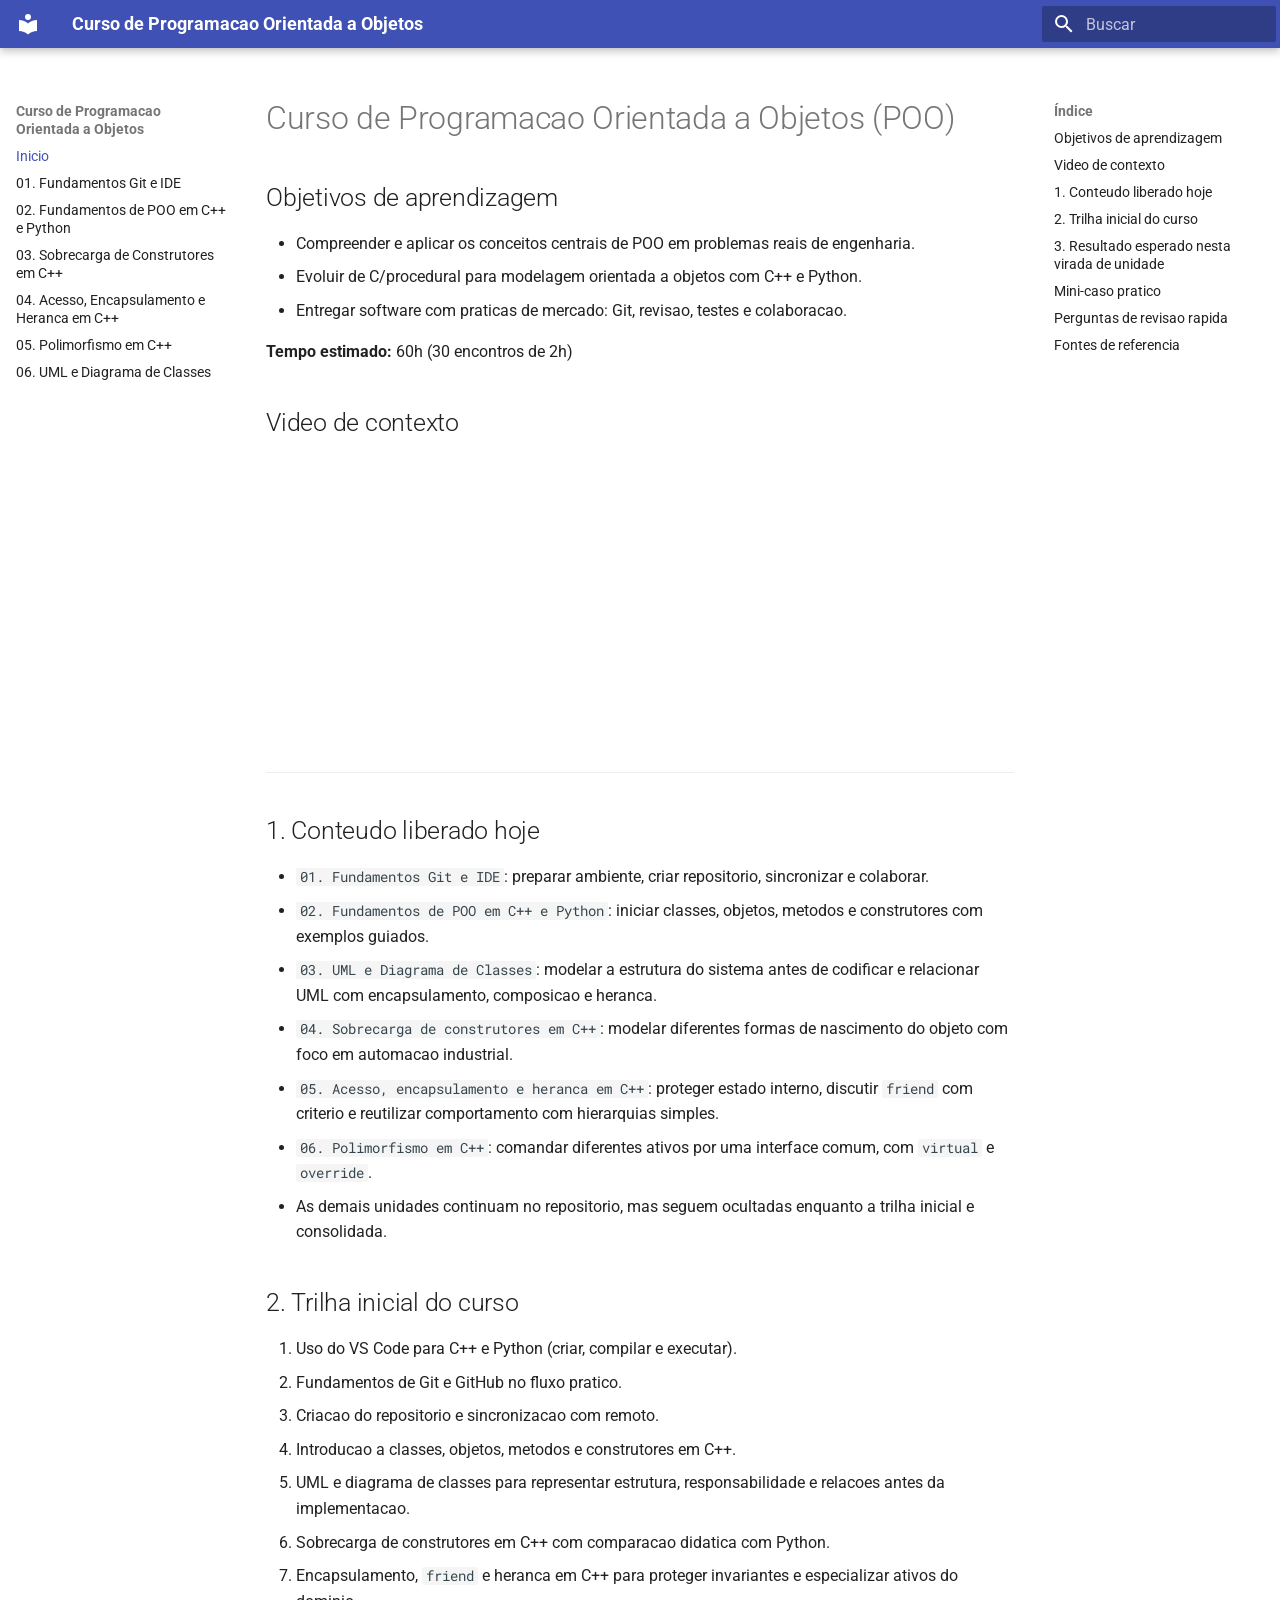
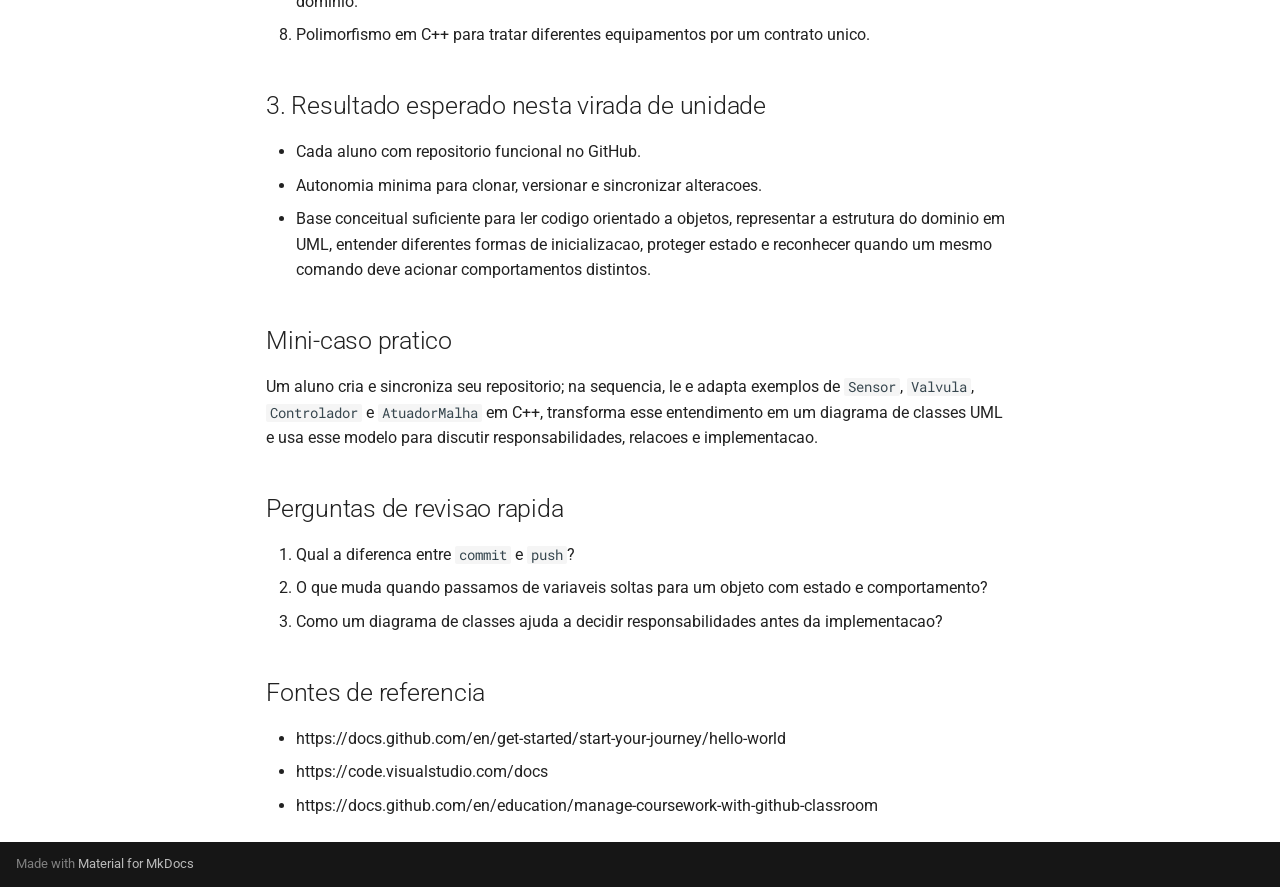
<file: index.html>
<!doctype html>
<html lang="pt" class="no-js">
  <head>
    
      <meta charset="utf-8">
      <meta name="viewport" content="width=device-width,initial-scale=1">
      
        <meta name="description" content="Trilha de POO para Engenharia com C++ e Python">
      
      
      
      
      
        <link rel="next" href="fundamentos_git_ide/">
      
      
        
      
      
      <link rel="icon" href="assets/images/favicon.png">
      <meta name="generator" content="mkdocs-1.6.1, mkdocs-material-9.7.4">
    
    
      
        <title>Curso de Programacao Orientada a Objetos</title>
      
    
    
      <link rel="stylesheet" href="assets/stylesheets/main.484c7ddc.min.css">
      
      


    
    
      
    
    
      
        
        
        <link rel="preconnect" href="https://fonts.gstatic.com" crossorigin>
        <link rel="stylesheet" href="https://fonts.googleapis.com/css?family=Roboto:300,300i,400,400i,700,700i%7CRoboto+Mono:400,400i,700,700i&display=fallback">
        <style>:root{--md-text-font:"Roboto";--md-code-font:"Roboto Mono"}</style>
      
    
    
      <link rel="stylesheet" href="stylesheets/extra.css">
    
    <script>__md_scope=new URL(".",location),__md_hash=e=>[...e].reduce(((e,_)=>(e<<5)-e+_.charCodeAt(0)),0),__md_get=(e,_=localStorage,t=__md_scope)=>JSON.parse(_.getItem(t.pathname+"."+e)),__md_set=(e,_,t=localStorage,a=__md_scope)=>{try{t.setItem(a.pathname+"."+e,JSON.stringify(_))}catch(e){}}</script>
    
      

    
    
  </head>
  
  
    <body dir="ltr">
  
    
    <input class="md-toggle" data-md-toggle="drawer" type="checkbox" id="__drawer" autocomplete="off">
    <input class="md-toggle" data-md-toggle="search" type="checkbox" id="__search" autocomplete="off">
    <label class="md-overlay" for="__drawer"></label>
    <div data-md-component="skip">
      
        
        <a href="#curso-de-programacao-orientada-a-objetos-poo" class="md-skip">
          Pular para conteúdo
        </a>
      
    </div>
    <div data-md-component="announce">
      
    </div>
    
    
      

  

<header class="md-header md-header--shadow" data-md-component="header">
  <nav class="md-header__inner md-grid" aria-label="Cabeçalho">
    <a href="." title="Curso de Programacao Orientada a Objetos" class="md-header__button md-logo" aria-label="Curso de Programacao Orientada a Objetos" data-md-component="logo">
      
  
  <svg xmlns="http://www.w3.org/2000/svg" viewBox="0 0 24 24"><path d="M12 8a3 3 0 0 0 3-3 3 3 0 0 0-3-3 3 3 0 0 0-3 3 3 3 0 0 0 3 3m0 3.54C9.64 9.35 6.5 8 3 8v11c3.5 0 6.64 1.35 9 3.54 2.36-2.19 5.5-3.54 9-3.54V8c-3.5 0-6.64 1.35-9 3.54"/></svg>

    </a>
    <label class="md-header__button md-icon" for="__drawer">
      
      <svg xmlns="http://www.w3.org/2000/svg" viewBox="0 0 24 24"><path d="M3 6h18v2H3zm0 5h18v2H3zm0 5h18v2H3z"/></svg>
    </label>
    <div class="md-header__title" data-md-component="header-title">
      <div class="md-header__ellipsis">
        <div class="md-header__topic">
          <span class="md-ellipsis">
            Curso de Programacao Orientada a Objetos
          </span>
        </div>
        <div class="md-header__topic" data-md-component="header-topic">
          <span class="md-ellipsis">
            
              Inicio
            
          </span>
        </div>
      </div>
    </div>
    
    
      <script>var palette=__md_get("__palette");if(palette&&palette.color){if("(prefers-color-scheme)"===palette.color.media){var media=matchMedia("(prefers-color-scheme: light)"),input=document.querySelector(media.matches?"[data-md-color-media='(prefers-color-scheme: light)']":"[data-md-color-media='(prefers-color-scheme: dark)']");palette.color.media=input.getAttribute("data-md-color-media"),palette.color.scheme=input.getAttribute("data-md-color-scheme"),palette.color.primary=input.getAttribute("data-md-color-primary"),palette.color.accent=input.getAttribute("data-md-color-accent")}for(var[key,value]of Object.entries(palette.color))document.body.setAttribute("data-md-color-"+key,value)}</script>
    
    
    
      
      
        <label class="md-header__button md-icon" for="__search">
          
          <svg xmlns="http://www.w3.org/2000/svg" viewBox="0 0 24 24"><path d="M9.5 3A6.5 6.5 0 0 1 16 9.5c0 1.61-.59 3.09-1.56 4.23l.27.27h.79l5 5-1.5 1.5-5-5v-.79l-.27-.27A6.52 6.52 0 0 1 9.5 16 6.5 6.5 0 0 1 3 9.5 6.5 6.5 0 0 1 9.5 3m0 2C7 5 5 7 5 9.5S7 14 9.5 14 14 12 14 9.5 12 5 9.5 5"/></svg>
        </label>
        <div class="md-search" data-md-component="search" role="dialog">
  <label class="md-search__overlay" for="__search"></label>
  <div class="md-search__inner" role="search">
    <form class="md-search__form" name="search">
      <input type="text" class="md-search__input" name="query" aria-label="Buscar" placeholder="Buscar" autocapitalize="off" autocorrect="off" autocomplete="off" spellcheck="false" data-md-component="search-query" required>
      <label class="md-search__icon md-icon" for="__search">
        
        <svg xmlns="http://www.w3.org/2000/svg" viewBox="0 0 24 24"><path d="M9.5 3A6.5 6.5 0 0 1 16 9.5c0 1.61-.59 3.09-1.56 4.23l.27.27h.79l5 5-1.5 1.5-5-5v-.79l-.27-.27A6.52 6.52 0 0 1 9.5 16 6.5 6.5 0 0 1 3 9.5 6.5 6.5 0 0 1 9.5 3m0 2C7 5 5 7 5 9.5S7 14 9.5 14 14 12 14 9.5 12 5 9.5 5"/></svg>
        
        <svg xmlns="http://www.w3.org/2000/svg" viewBox="0 0 24 24"><path d="M20 11v2H8l5.5 5.5-1.42 1.42L4.16 12l7.92-7.92L13.5 5.5 8 11z"/></svg>
      </label>
      <nav class="md-search__options" aria-label="Pesquisar">
        
        <button type="reset" class="md-search__icon md-icon" title="Limpar" aria-label="Limpar" tabindex="-1">
          
          <svg xmlns="http://www.w3.org/2000/svg" viewBox="0 0 24 24"><path d="M19 6.41 17.59 5 12 10.59 6.41 5 5 6.41 10.59 12 5 17.59 6.41 19 12 13.41 17.59 19 19 17.59 13.41 12z"/></svg>
        </button>
      </nav>
      
    </form>
    <div class="md-search__output">
      <div class="md-search__scrollwrap" tabindex="0" data-md-scrollfix>
        <div class="md-search-result" data-md-component="search-result">
          <div class="md-search-result__meta">
            Inicializando busca
          </div>
          <ol class="md-search-result__list" role="presentation"></ol>
        </div>
      </div>
    </div>
  </div>
</div>
      
    
    
  </nav>
  
</header>
    
    <div class="md-container" data-md-component="container">
      
      
        
          
        
      
      <main class="md-main" data-md-component="main">
        <div class="md-main__inner md-grid">
          
            
              
              <div class="md-sidebar md-sidebar--primary" data-md-component="sidebar" data-md-type="navigation" >
                <div class="md-sidebar__scrollwrap">
                  <div class="md-sidebar__inner">
                    



<nav class="md-nav md-nav--primary" aria-label="Navegação" data-md-level="0">
  <label class="md-nav__title" for="__drawer">
    <a href="." title="Curso de Programacao Orientada a Objetos" class="md-nav__button md-logo" aria-label="Curso de Programacao Orientada a Objetos" data-md-component="logo">
      
  
  <svg xmlns="http://www.w3.org/2000/svg" viewBox="0 0 24 24"><path d="M12 8a3 3 0 0 0 3-3 3 3 0 0 0-3-3 3 3 0 0 0-3 3 3 3 0 0 0 3 3m0 3.54C9.64 9.35 6.5 8 3 8v11c3.5 0 6.64 1.35 9 3.54 2.36-2.19 5.5-3.54 9-3.54V8c-3.5 0-6.64 1.35-9 3.54"/></svg>

    </a>
    Curso de Programacao Orientada a Objetos
  </label>
  
  <ul class="md-nav__list" data-md-scrollfix>
    
      
      
  
  
    
  
  
  
    <li class="md-nav__item md-nav__item--active">
      
      <input class="md-nav__toggle md-toggle" type="checkbox" id="__toc">
      
      
        
      
      
        <label class="md-nav__link md-nav__link--active" for="__toc">
          
  
  
  <span class="md-ellipsis">
    
  
    Inicio
  

    
  </span>
  
  

          <span class="md-nav__icon md-icon"></span>
        </label>
      
      <a href="." class="md-nav__link md-nav__link--active">
        
  
  
  <span class="md-ellipsis">
    
  
    Inicio
  

    
  </span>
  
  

      </a>
      
        

<nav class="md-nav md-nav--secondary" aria-label="Índice">
  
  
  
    
  
  
    <label class="md-nav__title" for="__toc">
      <span class="md-nav__icon md-icon"></span>
      Índice
    </label>
    <ul class="md-nav__list" data-md-component="toc" data-md-scrollfix>
      
        <li class="md-nav__item">
  <a href="#objetivos-de-aprendizagem" class="md-nav__link">
    <span class="md-ellipsis">
      
        Objetivos de aprendizagem
      
    </span>
  </a>
  
</li>
      
        <li class="md-nav__item">
  <a href="#video-de-contexto" class="md-nav__link">
    <span class="md-ellipsis">
      
        Video de contexto
      
    </span>
  </a>
  
</li>
      
        <li class="md-nav__item">
  <a href="#1-conteudo-liberado-hoje" class="md-nav__link">
    <span class="md-ellipsis">
      
        1. Conteudo liberado hoje
      
    </span>
  </a>
  
</li>
      
        <li class="md-nav__item">
  <a href="#2-trilha-inicial-do-curso" class="md-nav__link">
    <span class="md-ellipsis">
      
        2. Trilha inicial do curso
      
    </span>
  </a>
  
</li>
      
        <li class="md-nav__item">
  <a href="#3-resultado-esperado-nesta-virada-de-unidade" class="md-nav__link">
    <span class="md-ellipsis">
      
        3. Resultado esperado nesta virada de unidade
      
    </span>
  </a>
  
</li>
      
        <li class="md-nav__item">
  <a href="#mini-caso-pratico" class="md-nav__link">
    <span class="md-ellipsis">
      
        Mini-caso pratico
      
    </span>
  </a>
  
</li>
      
        <li class="md-nav__item">
  <a href="#perguntas-de-revisao-rapida" class="md-nav__link">
    <span class="md-ellipsis">
      
        Perguntas de revisao rapida
      
    </span>
  </a>
  
</li>
      
        <li class="md-nav__item">
  <a href="#fontes-de-referencia" class="md-nav__link">
    <span class="md-ellipsis">
      
        Fontes de referencia
      
    </span>
  </a>
  
</li>
      
    </ul>
  
</nav>
      
    </li>
  

    
      
      
  
  
  
  
    <li class="md-nav__item">
      <a href="fundamentos_git_ide/" class="md-nav__link">
        
  
  
  <span class="md-ellipsis">
    
  
    01. Fundamentos Git e IDE
  

    
  </span>
  
  

      </a>
    </li>
  

    
      
      
  
  
  
  
    <li class="md-nav__item">
      <a href="fundamentos_poo_cpp_python/" class="md-nav__link">
        
  
  
  <span class="md-ellipsis">
    
  
    02. Fundamentos de POO em C++ e Python
  

    
  </span>
  
  

      </a>
    </li>
  

    
      
      
  
  
  
  
    <li class="md-nav__item">
      <a href="fundamentos_poo_cpp_python/03_sobrecarga_construtores/" class="md-nav__link">
        
  
  
  <span class="md-ellipsis">
    
  
    03. Sobrecarga de Construtores em C++
  

    
  </span>
  
  

      </a>
    </li>
  

    
      
      
  
  
  
  
    <li class="md-nav__item">
      <a href="fundamentos_poo_cpp_python/04_encapsulamento_heranca/" class="md-nav__link">
        
  
  
  <span class="md-ellipsis">
    
  
    04. Acesso, Encapsulamento e Heranca em C++
  

    
  </span>
  
  

      </a>
    </li>
  

    
      
      
  
  
  
  
    <li class="md-nav__item">
      <a href="fundamentos_poo_cpp_python/05_polimorfismo/" class="md-nav__link">
        
  
  
  <span class="md-ellipsis">
    
  
    05. Polimorfismo em C++
  

    
  </span>
  
  

      </a>
    </li>
  

    
      
      
  
  
  
  
    <li class="md-nav__item">
      <a href="modelagem_analise_codigo/" class="md-nav__link">
        
  
  
  <span class="md-ellipsis">
    
  
    06. UML e Diagrama de Classes
  

    
  </span>
  
  

      </a>
    </li>
  

    
  </ul>
</nav>
                  </div>
                </div>
              </div>
            
            
              
              <div class="md-sidebar md-sidebar--secondary" data-md-component="sidebar" data-md-type="toc" >
                <div class="md-sidebar__scrollwrap">
                  <div class="md-sidebar__inner">
                    

<nav class="md-nav md-nav--secondary" aria-label="Índice">
  
  
  
    
  
  
    <label class="md-nav__title" for="__toc">
      <span class="md-nav__icon md-icon"></span>
      Índice
    </label>
    <ul class="md-nav__list" data-md-component="toc" data-md-scrollfix>
      
        <li class="md-nav__item">
  <a href="#objetivos-de-aprendizagem" class="md-nav__link">
    <span class="md-ellipsis">
      
        Objetivos de aprendizagem
      
    </span>
  </a>
  
</li>
      
        <li class="md-nav__item">
  <a href="#video-de-contexto" class="md-nav__link">
    <span class="md-ellipsis">
      
        Video de contexto
      
    </span>
  </a>
  
</li>
      
        <li class="md-nav__item">
  <a href="#1-conteudo-liberado-hoje" class="md-nav__link">
    <span class="md-ellipsis">
      
        1. Conteudo liberado hoje
      
    </span>
  </a>
  
</li>
      
        <li class="md-nav__item">
  <a href="#2-trilha-inicial-do-curso" class="md-nav__link">
    <span class="md-ellipsis">
      
        2. Trilha inicial do curso
      
    </span>
  </a>
  
</li>
      
        <li class="md-nav__item">
  <a href="#3-resultado-esperado-nesta-virada-de-unidade" class="md-nav__link">
    <span class="md-ellipsis">
      
        3. Resultado esperado nesta virada de unidade
      
    </span>
  </a>
  
</li>
      
        <li class="md-nav__item">
  <a href="#mini-caso-pratico" class="md-nav__link">
    <span class="md-ellipsis">
      
        Mini-caso pratico
      
    </span>
  </a>
  
</li>
      
        <li class="md-nav__item">
  <a href="#perguntas-de-revisao-rapida" class="md-nav__link">
    <span class="md-ellipsis">
      
        Perguntas de revisao rapida
      
    </span>
  </a>
  
</li>
      
        <li class="md-nav__item">
  <a href="#fontes-de-referencia" class="md-nav__link">
    <span class="md-ellipsis">
      
        Fontes de referencia
      
    </span>
  </a>
  
</li>
      
    </ul>
  
</nav>
                  </div>
                </div>
              </div>
            
          
          
            <div class="md-content" data-md-component="content">
              
              <article class="md-content__inner md-typeset">
                
                  



<div><h1 id="curso-de-programacao-orientada-a-objetos-poo">Curso de Programacao Orientada a Objetos (POO)<a class="headerlink" href="#curso-de-programacao-orientada-a-objetos-poo" title="Permanent link">¶</a></h1>
<h2 id="objetivos-de-aprendizagem">Objetivos de aprendizagem<a class="headerlink" href="#objetivos-de-aprendizagem" title="Permanent link">¶</a></h2>
<ul>
<li>Compreender e aplicar os conceitos centrais de POO em problemas reais de engenharia.</li>
<li>Evoluir de C/procedural para modelagem orientada a objetos com C++ e Python.</li>
<li>Entregar software com praticas de mercado: Git, revisao, testes e colaboracao.</li>
</ul>
<p><strong>Tempo estimado:</strong> 60h (30 encontros de 2h)</p>
<h2 id="video-de-contexto">Video de contexto<a class="headerlink" href="#video-de-contexto" title="Permanent link">¶</a></h2>
<p><div class="video-container"><iframe src="https://www.youtube.com/embed/4hpUALY4Rrk" style="position:relative;width:100%;height:22.172vw" frameborder="0" allowfullscreen alt="type:video"></iframe></div></p>
<hr>
<h2 id="1-conteudo-liberado-hoje">1. Conteudo liberado hoje<a class="headerlink" href="#1-conteudo-liberado-hoje" title="Permanent link">¶</a></h2>
<ul>
<li><code>01. Fundamentos Git e IDE</code>: preparar ambiente, criar repositorio, sincronizar e colaborar.</li>
<li><code>02. Fundamentos de POO em C++ e Python</code>: iniciar classes, objetos, metodos e construtores com exemplos guiados.</li>
<li><code>03. UML e Diagrama de Classes</code>: modelar a estrutura do sistema antes de codificar e relacionar UML com encapsulamento, composicao e heranca.</li>
<li><code>04. Sobrecarga de construtores em C++</code>: modelar diferentes formas de nascimento do objeto com foco em automacao industrial.</li>
<li><code>05. Acesso, encapsulamento e heranca em C++</code>: proteger estado interno, discutir <code>friend</code> com criterio e reutilizar comportamento com hierarquias simples.</li>
<li><code>06. Polimorfismo em C++</code>: comandar diferentes ativos por uma interface comum, com <code>virtual</code> e <code>override</code>.</li>
<li>As demais unidades continuam no repositorio, mas seguem ocultadas enquanto a trilha inicial e consolidada.</li>
</ul>
<h2 id="2-trilha-inicial-do-curso">2. Trilha inicial do curso<a class="headerlink" href="#2-trilha-inicial-do-curso" title="Permanent link">¶</a></h2>
<ol>
<li>Uso do VS Code para C++ e Python (criar, compilar e executar).</li>
<li>Fundamentos de Git e GitHub no fluxo pratico.</li>
<li>Criacao do repositorio e sincronizacao com remoto.</li>
<li>Introducao a classes, objetos, metodos e construtores em C++.</li>
<li>UML e diagrama de classes para representar estrutura, responsabilidade e relacoes antes da implementacao.</li>
<li>Sobrecarga de construtores em C++ com comparacao didatica com Python.</li>
<li>Encapsulamento, <code>friend</code> e heranca em C++ para proteger invariantes e especializar ativos do dominio.</li>
<li>Polimorfismo em C++ para tratar diferentes equipamentos por um contrato unico.</li>
</ol>
<h2 id="3-resultado-esperado-nesta-virada-de-unidade">3. Resultado esperado nesta virada de unidade<a class="headerlink" href="#3-resultado-esperado-nesta-virada-de-unidade" title="Permanent link">¶</a></h2>
<ul>
<li>Cada aluno com repositorio funcional no GitHub.</li>
<li>Autonomia minima para clonar, versionar e sincronizar alteracoes.</li>
<li>Base conceitual suficiente para ler codigo orientado a objetos, representar a estrutura do dominio em UML, entender diferentes formas de inicializacao, proteger estado e reconhecer quando um mesmo comando deve acionar comportamentos distintos.</li>
</ul>
<h2 id="mini-caso-pratico">Mini-caso pratico<a class="headerlink" href="#mini-caso-pratico" title="Permanent link">¶</a></h2>
<p>Um aluno cria e sincroniza seu repositorio; na sequencia, le e adapta exemplos de <code>Sensor</code>, <code>Valvula</code>, <code>Controlador</code> e <code>AtuadorMalha</code> em C++, transforma esse entendimento em um diagrama de classes UML e usa esse modelo para discutir responsabilidades, relacoes e implementacao.</p>
<h2 id="perguntas-de-revisao-rapida">Perguntas de revisao rapida<a class="headerlink" href="#perguntas-de-revisao-rapida" title="Permanent link">¶</a></h2>
<ol>
<li>Qual a diferenca entre <code>commit</code> e <code>push</code>?</li>
<li>O que muda quando passamos de variaveis soltas para um objeto com estado e comportamento?</li>
<li>Como um diagrama de classes ajuda a decidir responsabilidades antes da implementacao?</li>
</ol>
<h2 id="fontes-de-referencia">Fontes de referencia<a class="headerlink" href="#fontes-de-referencia" title="Permanent link">¶</a></h2>
<ul>
<li>https://docs.github.com/en/get-started/start-your-journey/hello-world</li>
<li>https://code.visualstudio.com/docs</li>
<li>https://docs.github.com/en/education/manage-coursework-with-github-classroom</li>
</ul></div>












                
              </article>
            </div>
          
          
<script>var target=document.getElementById(location.hash.slice(1));target&&target.name&&(target.checked=target.name.startsWith("__tabbed_"))</script>
        </div>
        
      </main>
      
        <footer class="md-footer">
  
  <div class="md-footer-meta md-typeset">
    <div class="md-footer-meta__inner md-grid">
      <div class="md-copyright">
  
  
    Made with
    <a href="https://squidfunk.github.io/mkdocs-material/" target="_blank" rel="noopener">
      Material for MkDocs
    </a>
  
</div>
      
    </div>
  </div>
</footer>
      
    </div>
    <div class="md-dialog" data-md-component="dialog">
      <div class="md-dialog__inner md-typeset"></div>
    </div>
    
    
    
      
      
      <script id="__config" type="application/json">{"annotate": null, "base": ".", "features": ["navigation.sections", "navigation.expand", "content.code.copy"], "search": "assets/javascripts/workers/search.2c215733.min.js", "tags": null, "translations": {"clipboard.copied": "Copiado para \u00e1rea de transfer\u00eancia", "clipboard.copy": "Copiar para \u00e1rea de transfer\u00eancia", "search.result.more.one": "mais 1 nesta p\u00e1gina", "search.result.more.other": "# mais nesta p\u00e1gina", "search.result.none": "Nenhum documento encontrado", "search.result.one": "1 documento encontrado", "search.result.other": "# documentos encontrados", "search.result.placeholder": "Digite para iniciar a busca", "search.result.term.missing": "Ausente", "select.version": "Selecione a vers\u00e3o"}, "version": null}</script>
    
    
      <script src="assets/javascripts/bundle.79ae519e.min.js"></script>
      
    
  </body>
</html>
</file>
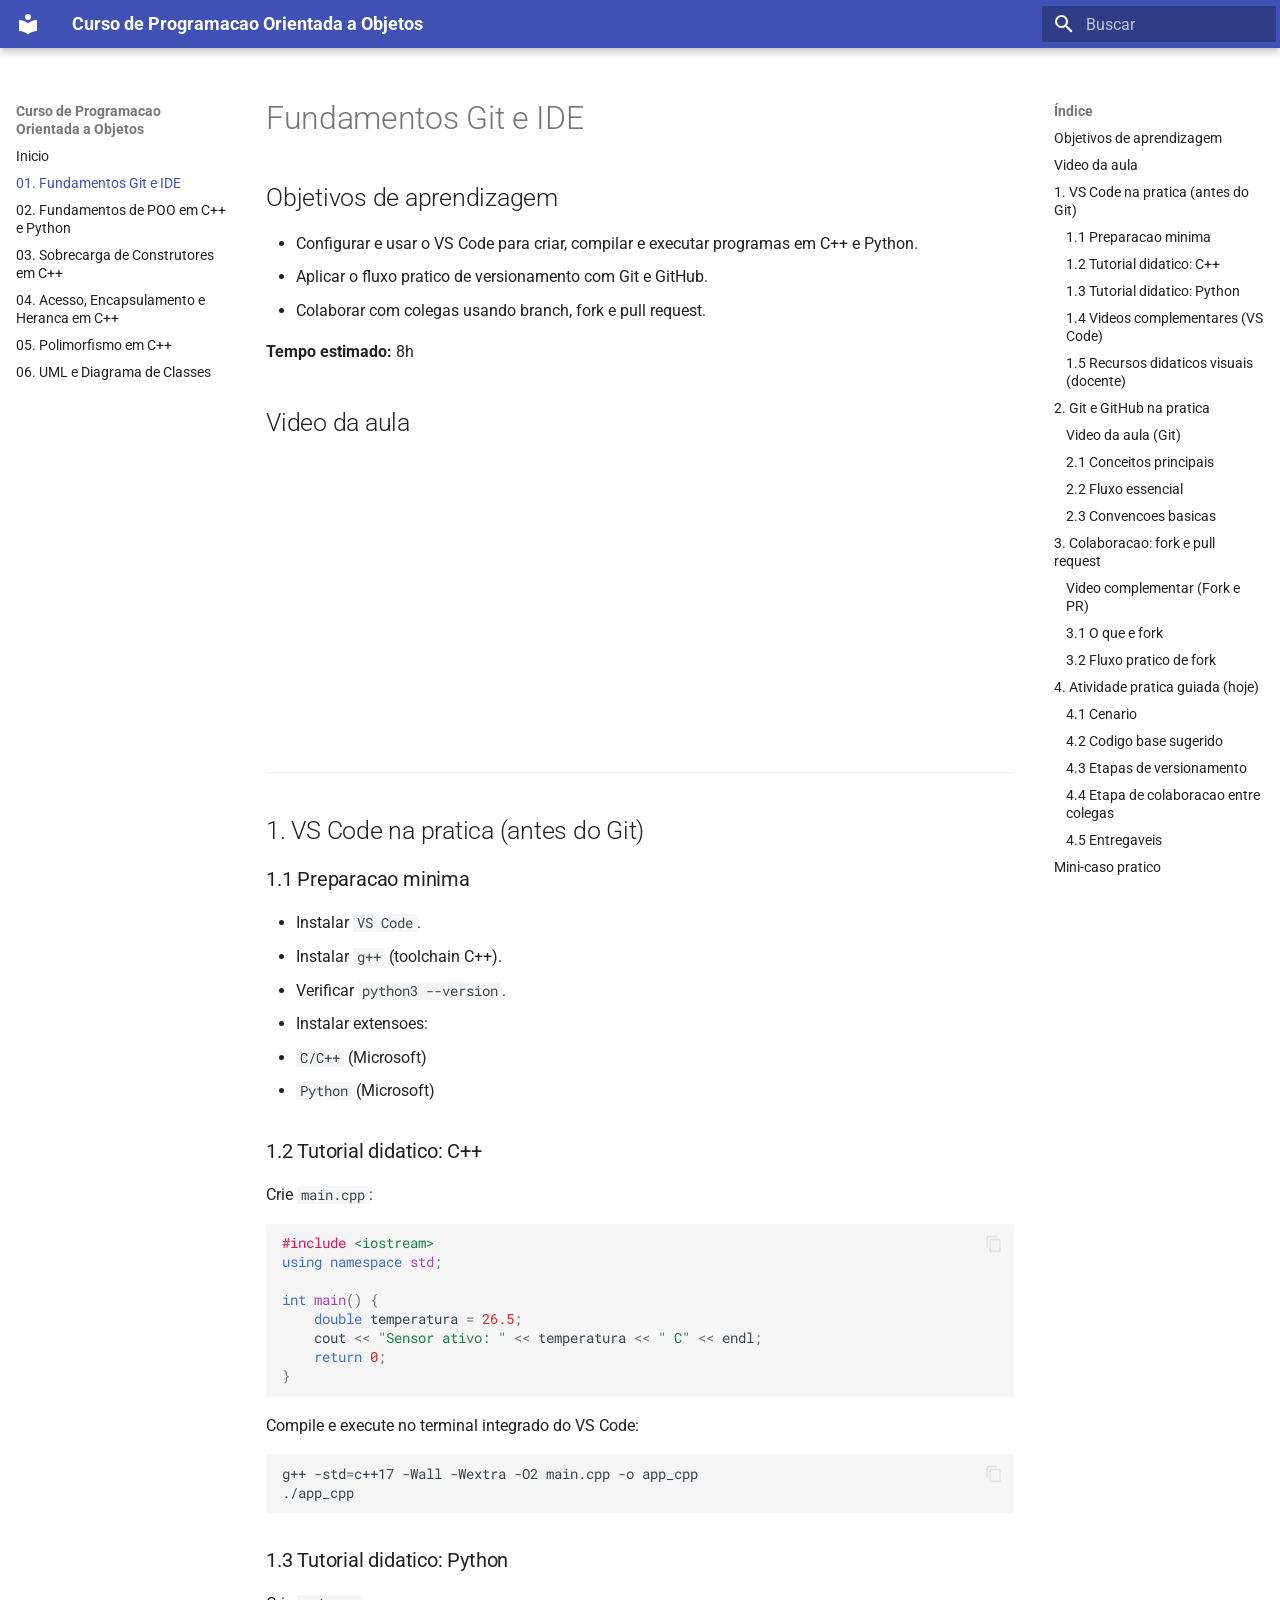
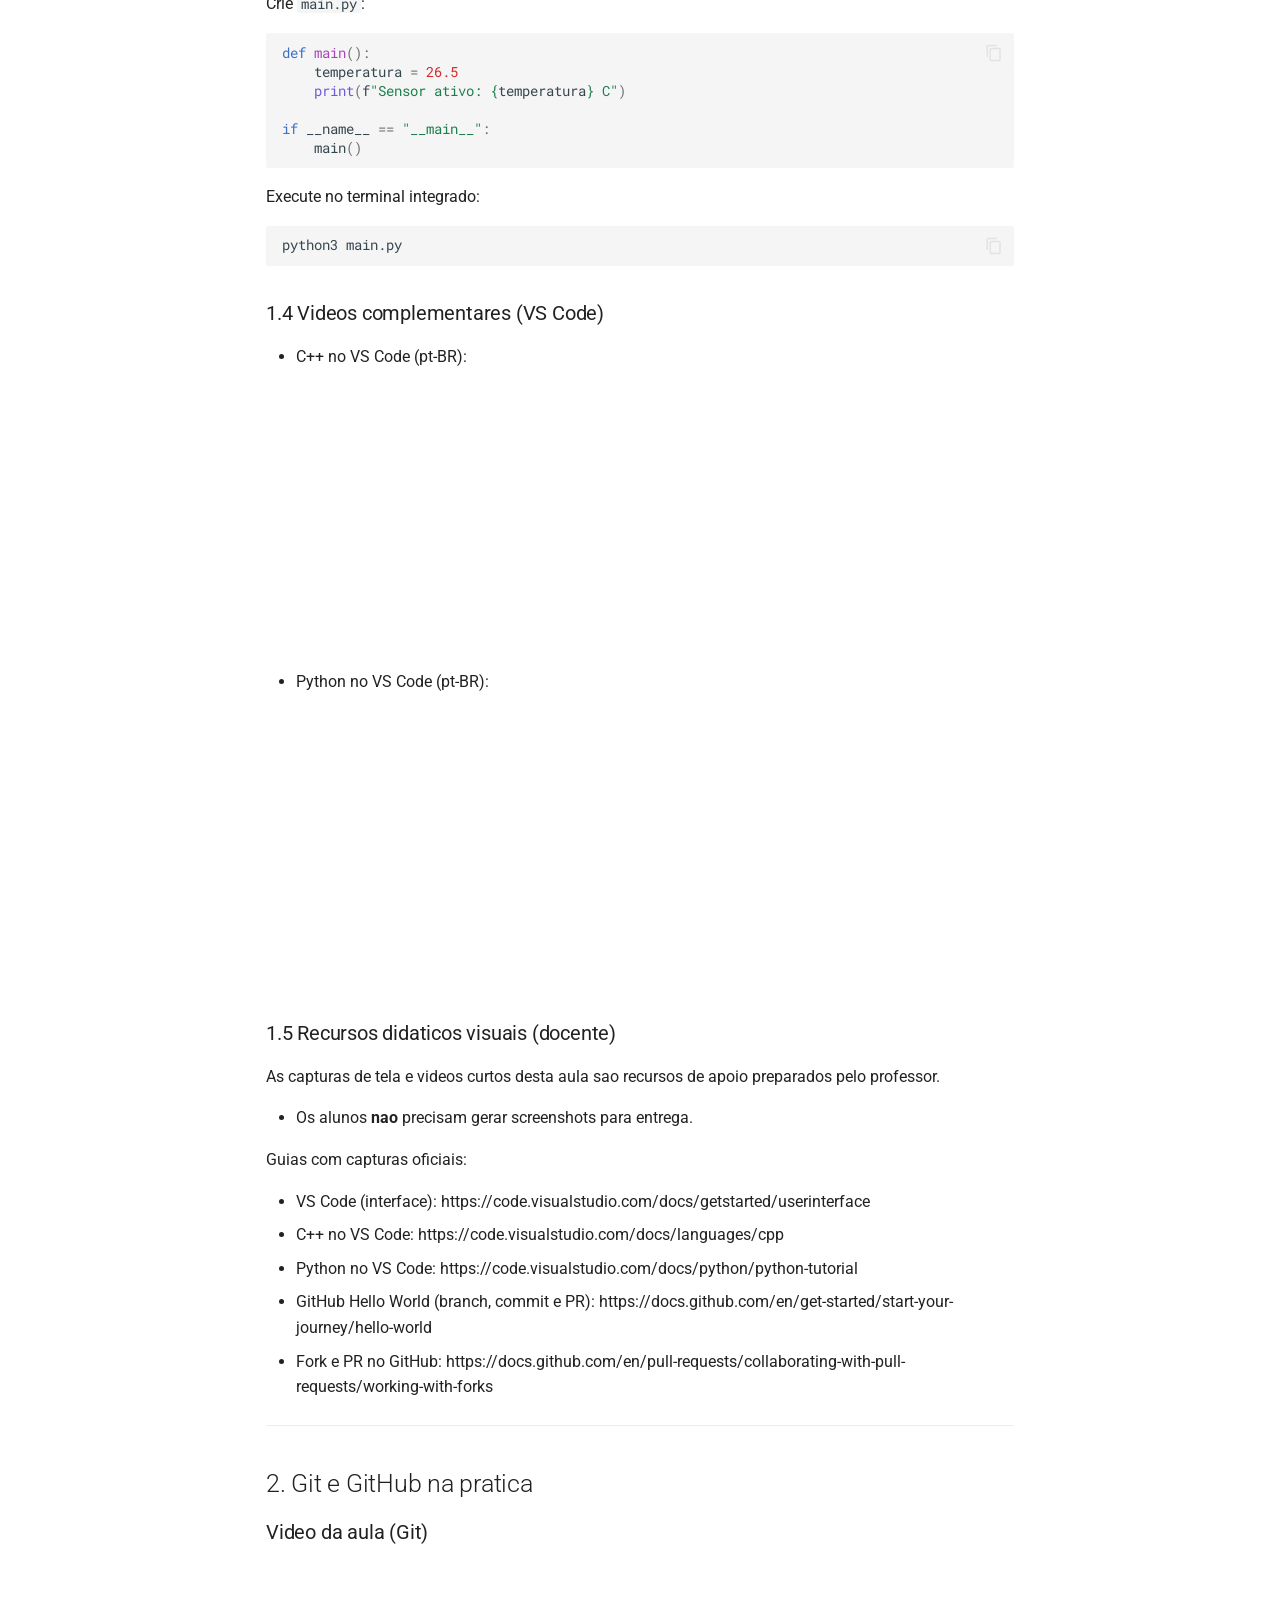
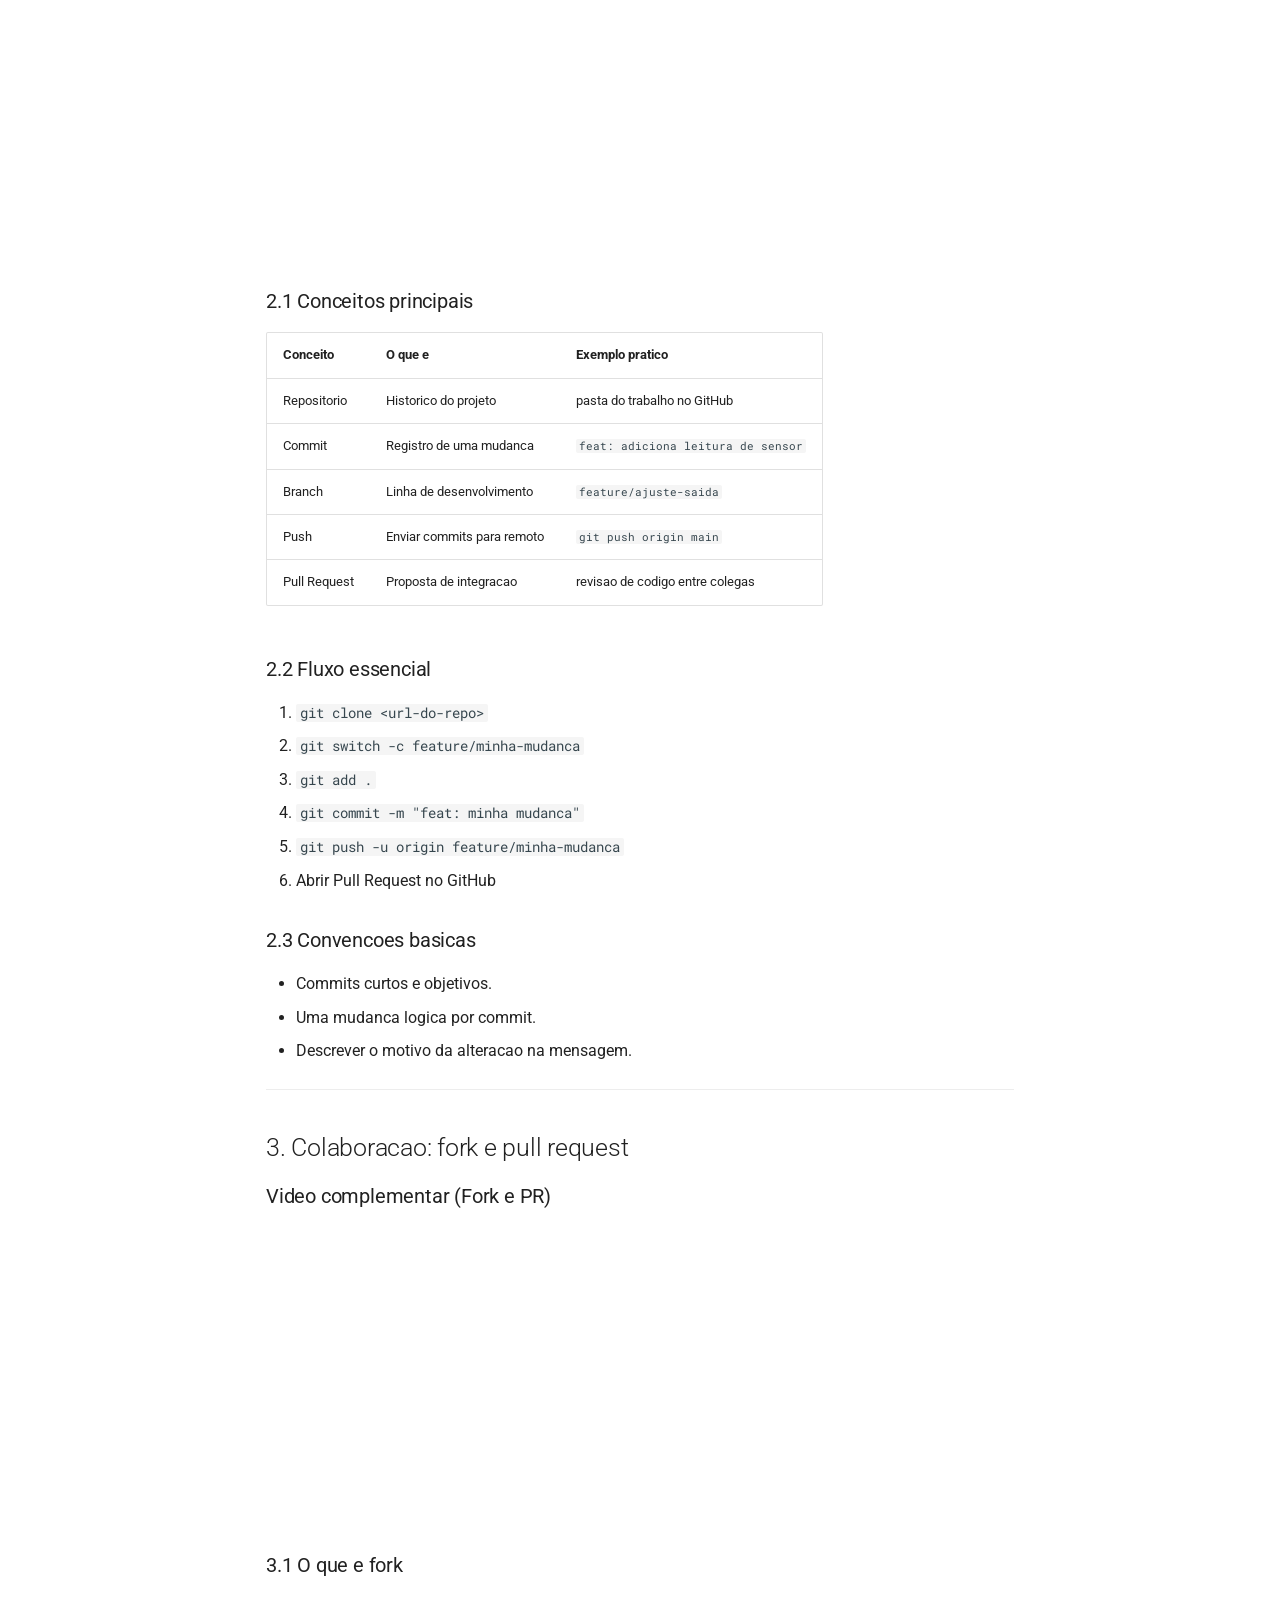
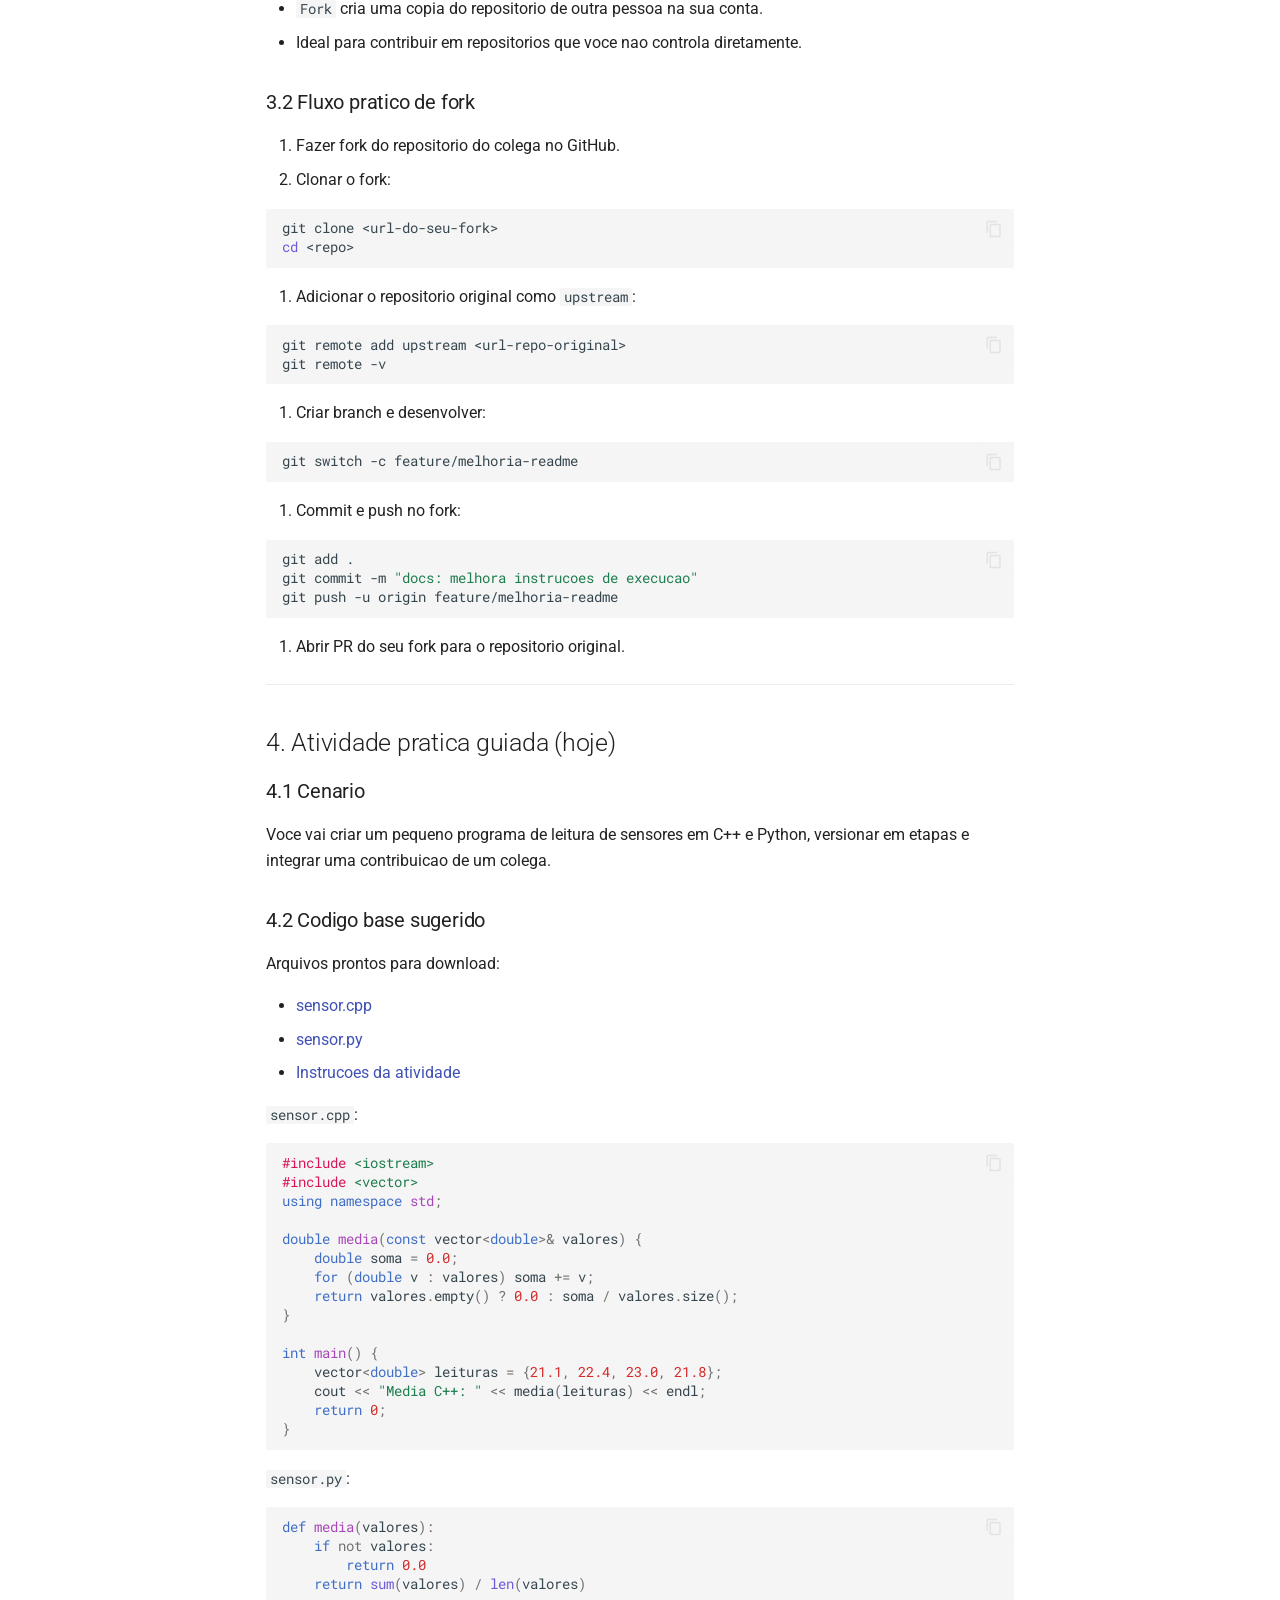
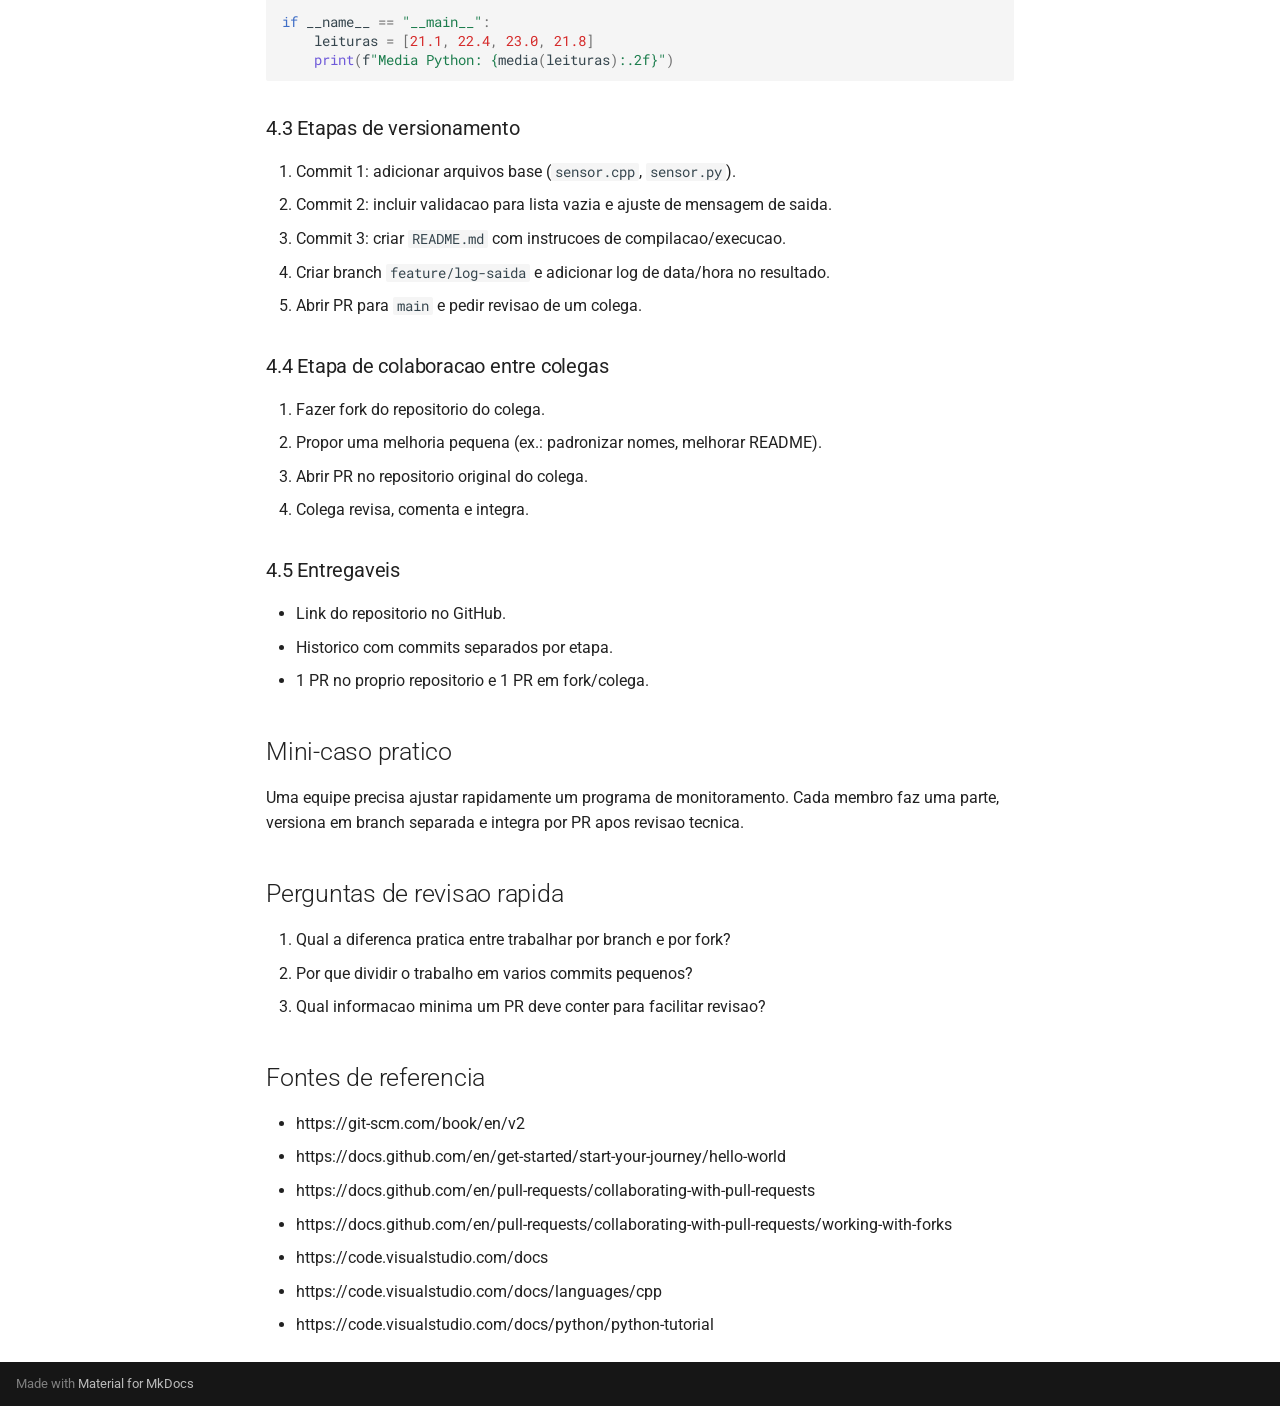
<file: fundamentos_git_ide/index.html>
<!doctype html>
<html lang="pt" class="no-js">
  <head>
    
      <meta charset="utf-8">
      <meta name="viewport" content="width=device-width,initial-scale=1">
      
        <meta name="description" content="Trilha de POO para Engenharia com C++ e Python">
      
      
      
      
        <link rel="prev" href="..">
      
      
        <link rel="next" href="../fundamentos_poo_cpp_python/">
      
      
        
      
      
      <link rel="icon" href="../assets/images/favicon.png">
      <meta name="generator" content="mkdocs-1.6.1, mkdocs-material-9.7.4">
    
    
      
        <title>01. Fundamentos Git e IDE - Curso de Programacao Orientada a Objetos</title>
      
    
    
      <link rel="stylesheet" href="../assets/stylesheets/main.484c7ddc.min.css">
      
      


    
    
      
    
    
      
        
        
        <link rel="preconnect" href="https://fonts.gstatic.com" crossorigin>
        <link rel="stylesheet" href="https://fonts.googleapis.com/css?family=Roboto:300,300i,400,400i,700,700i%7CRoboto+Mono:400,400i,700,700i&display=fallback">
        <style>:root{--md-text-font:"Roboto";--md-code-font:"Roboto Mono"}</style>
      
    
    
      <link rel="stylesheet" href="../stylesheets/extra.css">
    
    <script>__md_scope=new URL("..",location),__md_hash=e=>[...e].reduce(((e,_)=>(e<<5)-e+_.charCodeAt(0)),0),__md_get=(e,_=localStorage,t=__md_scope)=>JSON.parse(_.getItem(t.pathname+"."+e)),__md_set=(e,_,t=localStorage,a=__md_scope)=>{try{t.setItem(a.pathname+"."+e,JSON.stringify(_))}catch(e){}}</script>
    
      

    
    
  </head>
  
  
    <body dir="ltr">
  
    
    <input class="md-toggle" data-md-toggle="drawer" type="checkbox" id="__drawer" autocomplete="off">
    <input class="md-toggle" data-md-toggle="search" type="checkbox" id="__search" autocomplete="off">
    <label class="md-overlay" for="__drawer"></label>
    <div data-md-component="skip">
      
        
        <a href="#fundamentos-git-e-ide" class="md-skip">
          Pular para conteúdo
        </a>
      
    </div>
    <div data-md-component="announce">
      
    </div>
    
    
      

  

<header class="md-header md-header--shadow" data-md-component="header">
  <nav class="md-header__inner md-grid" aria-label="Cabeçalho">
    <a href=".." title="Curso de Programacao Orientada a Objetos" class="md-header__button md-logo" aria-label="Curso de Programacao Orientada a Objetos" data-md-component="logo">
      
  
  <svg xmlns="http://www.w3.org/2000/svg" viewBox="0 0 24 24"><path d="M12 8a3 3 0 0 0 3-3 3 3 0 0 0-3-3 3 3 0 0 0-3 3 3 3 0 0 0 3 3m0 3.54C9.64 9.35 6.5 8 3 8v11c3.5 0 6.64 1.35 9 3.54 2.36-2.19 5.5-3.54 9-3.54V8c-3.5 0-6.64 1.35-9 3.54"/></svg>

    </a>
    <label class="md-header__button md-icon" for="__drawer">
      
      <svg xmlns="http://www.w3.org/2000/svg" viewBox="0 0 24 24"><path d="M3 6h18v2H3zm0 5h18v2H3zm0 5h18v2H3z"/></svg>
    </label>
    <div class="md-header__title" data-md-component="header-title">
      <div class="md-header__ellipsis">
        <div class="md-header__topic">
          <span class="md-ellipsis">
            Curso de Programacao Orientada a Objetos
          </span>
        </div>
        <div class="md-header__topic" data-md-component="header-topic">
          <span class="md-ellipsis">
            
              01. Fundamentos Git e IDE
            
          </span>
        </div>
      </div>
    </div>
    
    
      <script>var palette=__md_get("__palette");if(palette&&palette.color){if("(prefers-color-scheme)"===palette.color.media){var media=matchMedia("(prefers-color-scheme: light)"),input=document.querySelector(media.matches?"[data-md-color-media='(prefers-color-scheme: light)']":"[data-md-color-media='(prefers-color-scheme: dark)']");palette.color.media=input.getAttribute("data-md-color-media"),palette.color.scheme=input.getAttribute("data-md-color-scheme"),palette.color.primary=input.getAttribute("data-md-color-primary"),palette.color.accent=input.getAttribute("data-md-color-accent")}for(var[key,value]of Object.entries(palette.color))document.body.setAttribute("data-md-color-"+key,value)}</script>
    
    
    
      
      
        <label class="md-header__button md-icon" for="__search">
          
          <svg xmlns="http://www.w3.org/2000/svg" viewBox="0 0 24 24"><path d="M9.5 3A6.5 6.5 0 0 1 16 9.5c0 1.61-.59 3.09-1.56 4.23l.27.27h.79l5 5-1.5 1.5-5-5v-.79l-.27-.27A6.52 6.52 0 0 1 9.5 16 6.5 6.5 0 0 1 3 9.5 6.5 6.5 0 0 1 9.5 3m0 2C7 5 5 7 5 9.5S7 14 9.5 14 14 12 14 9.5 12 5 9.5 5"/></svg>
        </label>
        <div class="md-search" data-md-component="search" role="dialog">
  <label class="md-search__overlay" for="__search"></label>
  <div class="md-search__inner" role="search">
    <form class="md-search__form" name="search">
      <input type="text" class="md-search__input" name="query" aria-label="Buscar" placeholder="Buscar" autocapitalize="off" autocorrect="off" autocomplete="off" spellcheck="false" data-md-component="search-query" required>
      <label class="md-search__icon md-icon" for="__search">
        
        <svg xmlns="http://www.w3.org/2000/svg" viewBox="0 0 24 24"><path d="M9.5 3A6.5 6.5 0 0 1 16 9.5c0 1.61-.59 3.09-1.56 4.23l.27.27h.79l5 5-1.5 1.5-5-5v-.79l-.27-.27A6.52 6.52 0 0 1 9.5 16 6.5 6.5 0 0 1 3 9.5 6.5 6.5 0 0 1 9.5 3m0 2C7 5 5 7 5 9.5S7 14 9.5 14 14 12 14 9.5 12 5 9.5 5"/></svg>
        
        <svg xmlns="http://www.w3.org/2000/svg" viewBox="0 0 24 24"><path d="M20 11v2H8l5.5 5.5-1.42 1.42L4.16 12l7.92-7.92L13.5 5.5 8 11z"/></svg>
      </label>
      <nav class="md-search__options" aria-label="Pesquisar">
        
        <button type="reset" class="md-search__icon md-icon" title="Limpar" aria-label="Limpar" tabindex="-1">
          
          <svg xmlns="http://www.w3.org/2000/svg" viewBox="0 0 24 24"><path d="M19 6.41 17.59 5 12 10.59 6.41 5 5 6.41 10.59 12 5 17.59 6.41 19 12 13.41 17.59 19 19 17.59 13.41 12z"/></svg>
        </button>
      </nav>
      
    </form>
    <div class="md-search__output">
      <div class="md-search__scrollwrap" tabindex="0" data-md-scrollfix>
        <div class="md-search-result" data-md-component="search-result">
          <div class="md-search-result__meta">
            Inicializando busca
          </div>
          <ol class="md-search-result__list" role="presentation"></ol>
        </div>
      </div>
    </div>
  </div>
</div>
      
    
    
  </nav>
  
</header>
    
    <div class="md-container" data-md-component="container">
      
      
        
          
        
      
      <main class="md-main" data-md-component="main">
        <div class="md-main__inner md-grid">
          
            
              
              <div class="md-sidebar md-sidebar--primary" data-md-component="sidebar" data-md-type="navigation" >
                <div class="md-sidebar__scrollwrap">
                  <div class="md-sidebar__inner">
                    



<nav class="md-nav md-nav--primary" aria-label="Navegação" data-md-level="0">
  <label class="md-nav__title" for="__drawer">
    <a href=".." title="Curso de Programacao Orientada a Objetos" class="md-nav__button md-logo" aria-label="Curso de Programacao Orientada a Objetos" data-md-component="logo">
      
  
  <svg xmlns="http://www.w3.org/2000/svg" viewBox="0 0 24 24"><path d="M12 8a3 3 0 0 0 3-3 3 3 0 0 0-3-3 3 3 0 0 0-3 3 3 3 0 0 0 3 3m0 3.54C9.64 9.35 6.5 8 3 8v11c3.5 0 6.64 1.35 9 3.54 2.36-2.19 5.5-3.54 9-3.54V8c-3.5 0-6.64 1.35-9 3.54"/></svg>

    </a>
    Curso de Programacao Orientada a Objetos
  </label>
  
  <ul class="md-nav__list" data-md-scrollfix>
    
      
      
  
  
  
  
    <li class="md-nav__item">
      <a href=".." class="md-nav__link">
        
  
  
  <span class="md-ellipsis">
    
  
    Inicio
  

    
  </span>
  
  

      </a>
    </li>
  

    
      
      
  
  
    
  
  
  
    <li class="md-nav__item md-nav__item--active">
      
      <input class="md-nav__toggle md-toggle" type="checkbox" id="__toc">
      
      
        
      
      
        <label class="md-nav__link md-nav__link--active" for="__toc">
          
  
  
  <span class="md-ellipsis">
    
  
    01. Fundamentos Git e IDE
  

    
  </span>
  
  

          <span class="md-nav__icon md-icon"></span>
        </label>
      
      <a href="./" class="md-nav__link md-nav__link--active">
        
  
  
  <span class="md-ellipsis">
    
  
    01. Fundamentos Git e IDE
  

    
  </span>
  
  

      </a>
      
        

<nav class="md-nav md-nav--secondary" aria-label="Índice">
  
  
  
    
  
  
    <label class="md-nav__title" for="__toc">
      <span class="md-nav__icon md-icon"></span>
      Índice
    </label>
    <ul class="md-nav__list" data-md-component="toc" data-md-scrollfix>
      
        <li class="md-nav__item">
  <a href="#objetivos-de-aprendizagem" class="md-nav__link">
    <span class="md-ellipsis">
      
        Objetivos de aprendizagem
      
    </span>
  </a>
  
</li>
      
        <li class="md-nav__item">
  <a href="#video-da-aula" class="md-nav__link">
    <span class="md-ellipsis">
      
        Video da aula
      
    </span>
  </a>
  
</li>
      
        <li class="md-nav__item">
  <a href="#1-vs-code-na-pratica-antes-do-git" class="md-nav__link">
    <span class="md-ellipsis">
      
        1. VS Code na pratica (antes do Git)
      
    </span>
  </a>
  
    <nav class="md-nav" aria-label="1. VS Code na pratica (antes do Git)">
      <ul class="md-nav__list">
        
          <li class="md-nav__item">
  <a href="#11-preparacao-minima" class="md-nav__link">
    <span class="md-ellipsis">
      
        1.1 Preparacao minima
      
    </span>
  </a>
  
</li>
        
          <li class="md-nav__item">
  <a href="#12-tutorial-didatico-c" class="md-nav__link">
    <span class="md-ellipsis">
      
        1.2 Tutorial didatico: C++
      
    </span>
  </a>
  
</li>
        
          <li class="md-nav__item">
  <a href="#13-tutorial-didatico-python" class="md-nav__link">
    <span class="md-ellipsis">
      
        1.3 Tutorial didatico: Python
      
    </span>
  </a>
  
</li>
        
          <li class="md-nav__item">
  <a href="#14-videos-complementares-vs-code" class="md-nav__link">
    <span class="md-ellipsis">
      
        1.4 Videos complementares (VS Code)
      
    </span>
  </a>
  
</li>
        
          <li class="md-nav__item">
  <a href="#15-recursos-didaticos-visuais-docente" class="md-nav__link">
    <span class="md-ellipsis">
      
        1.5 Recursos didaticos visuais (docente)
      
    </span>
  </a>
  
</li>
        
      </ul>
    </nav>
  
</li>
      
        <li class="md-nav__item">
  <a href="#2-git-e-github-na-pratica" class="md-nav__link">
    <span class="md-ellipsis">
      
        2. Git e GitHub na pratica
      
    </span>
  </a>
  
    <nav class="md-nav" aria-label="2. Git e GitHub na pratica">
      <ul class="md-nav__list">
        
          <li class="md-nav__item">
  <a href="#video-da-aula-git" class="md-nav__link">
    <span class="md-ellipsis">
      
        Video da aula (Git)
      
    </span>
  </a>
  
</li>
        
          <li class="md-nav__item">
  <a href="#21-conceitos-principais" class="md-nav__link">
    <span class="md-ellipsis">
      
        2.1 Conceitos principais
      
    </span>
  </a>
  
</li>
        
          <li class="md-nav__item">
  <a href="#22-fluxo-essencial" class="md-nav__link">
    <span class="md-ellipsis">
      
        2.2 Fluxo essencial
      
    </span>
  </a>
  
</li>
        
          <li class="md-nav__item">
  <a href="#23-convencoes-basicas" class="md-nav__link">
    <span class="md-ellipsis">
      
        2.3 Convencoes basicas
      
    </span>
  </a>
  
</li>
        
      </ul>
    </nav>
  
</li>
      
        <li class="md-nav__item">
  <a href="#3-colaboracao-fork-e-pull-request" class="md-nav__link">
    <span class="md-ellipsis">
      
        3. Colaboracao: fork e pull request
      
    </span>
  </a>
  
    <nav class="md-nav" aria-label="3. Colaboracao: fork e pull request">
      <ul class="md-nav__list">
        
          <li class="md-nav__item">
  <a href="#video-complementar-fork-e-pr" class="md-nav__link">
    <span class="md-ellipsis">
      
        Video complementar (Fork e PR)
      
    </span>
  </a>
  
</li>
        
          <li class="md-nav__item">
  <a href="#31-o-que-e-fork" class="md-nav__link">
    <span class="md-ellipsis">
      
        3.1 O que e fork
      
    </span>
  </a>
  
</li>
        
          <li class="md-nav__item">
  <a href="#32-fluxo-pratico-de-fork" class="md-nav__link">
    <span class="md-ellipsis">
      
        3.2 Fluxo pratico de fork
      
    </span>
  </a>
  
</li>
        
      </ul>
    </nav>
  
</li>
      
        <li class="md-nav__item">
  <a href="#4-atividade-pratica-guiada-hoje" class="md-nav__link">
    <span class="md-ellipsis">
      
        4. Atividade pratica guiada (hoje)
      
    </span>
  </a>
  
    <nav class="md-nav" aria-label="4. Atividade pratica guiada (hoje)">
      <ul class="md-nav__list">
        
          <li class="md-nav__item">
  <a href="#41-cenario" class="md-nav__link">
    <span class="md-ellipsis">
      
        4.1 Cenario
      
    </span>
  </a>
  
</li>
        
          <li class="md-nav__item">
  <a href="#42-codigo-base-sugerido" class="md-nav__link">
    <span class="md-ellipsis">
      
        4.2 Codigo base sugerido
      
    </span>
  </a>
  
</li>
        
          <li class="md-nav__item">
  <a href="#43-etapas-de-versionamento" class="md-nav__link">
    <span class="md-ellipsis">
      
        4.3 Etapas de versionamento
      
    </span>
  </a>
  
</li>
        
          <li class="md-nav__item">
  <a href="#44-etapa-de-colaboracao-entre-colegas" class="md-nav__link">
    <span class="md-ellipsis">
      
        4.4 Etapa de colaboracao entre colegas
      
    </span>
  </a>
  
</li>
        
          <li class="md-nav__item">
  <a href="#45-entregaveis" class="md-nav__link">
    <span class="md-ellipsis">
      
        4.5 Entregaveis
      
    </span>
  </a>
  
</li>
        
      </ul>
    </nav>
  
</li>
      
        <li class="md-nav__item">
  <a href="#mini-caso-pratico" class="md-nav__link">
    <span class="md-ellipsis">
      
        Mini-caso pratico
      
    </span>
  </a>
  
</li>
      
        <li class="md-nav__item">
  <a href="#perguntas-de-revisao-rapida" class="md-nav__link">
    <span class="md-ellipsis">
      
        Perguntas de revisao rapida
      
    </span>
  </a>
  
</li>
      
        <li class="md-nav__item">
  <a href="#fontes-de-referencia" class="md-nav__link">
    <span class="md-ellipsis">
      
        Fontes de referencia
      
    </span>
  </a>
  
</li>
      
    </ul>
  
</nav>
      
    </li>
  

    
      
      
  
  
  
  
    <li class="md-nav__item">
      <a href="../fundamentos_poo_cpp_python/" class="md-nav__link">
        
  
  
  <span class="md-ellipsis">
    
  
    02. Fundamentos de POO em C++ e Python
  

    
  </span>
  
  

      </a>
    </li>
  

    
      
      
  
  
  
  
    <li class="md-nav__item">
      <a href="../fundamentos_poo_cpp_python/03_sobrecarga_construtores/" class="md-nav__link">
        
  
  
  <span class="md-ellipsis">
    
  
    03. Sobrecarga de Construtores em C++
  

    
  </span>
  
  

      </a>
    </li>
  

    
      
      
  
  
  
  
    <li class="md-nav__item">
      <a href="../fundamentos_poo_cpp_python/04_encapsulamento_heranca/" class="md-nav__link">
        
  
  
  <span class="md-ellipsis">
    
  
    04. Acesso, Encapsulamento e Heranca em C++
  

    
  </span>
  
  

      </a>
    </li>
  

    
      
      
  
  
  
  
    <li class="md-nav__item">
      <a href="../fundamentos_poo_cpp_python/05_polimorfismo/" class="md-nav__link">
        
  
  
  <span class="md-ellipsis">
    
  
    05. Polimorfismo em C++
  

    
  </span>
  
  

      </a>
    </li>
  

    
      
      
  
  
  
  
    <li class="md-nav__item">
      <a href="../modelagem_analise_codigo/" class="md-nav__link">
        
  
  
  <span class="md-ellipsis">
    
  
    06. UML e Diagrama de Classes
  

    
  </span>
  
  

      </a>
    </li>
  

    
  </ul>
</nav>
                  </div>
                </div>
              </div>
            
            
              
              <div class="md-sidebar md-sidebar--secondary" data-md-component="sidebar" data-md-type="toc" >
                <div class="md-sidebar__scrollwrap">
                  <div class="md-sidebar__inner">
                    

<nav class="md-nav md-nav--secondary" aria-label="Índice">
  
  
  
    
  
  
    <label class="md-nav__title" for="__toc">
      <span class="md-nav__icon md-icon"></span>
      Índice
    </label>
    <ul class="md-nav__list" data-md-component="toc" data-md-scrollfix>
      
        <li class="md-nav__item">
  <a href="#objetivos-de-aprendizagem" class="md-nav__link">
    <span class="md-ellipsis">
      
        Objetivos de aprendizagem
      
    </span>
  </a>
  
</li>
      
        <li class="md-nav__item">
  <a href="#video-da-aula" class="md-nav__link">
    <span class="md-ellipsis">
      
        Video da aula
      
    </span>
  </a>
  
</li>
      
        <li class="md-nav__item">
  <a href="#1-vs-code-na-pratica-antes-do-git" class="md-nav__link">
    <span class="md-ellipsis">
      
        1. VS Code na pratica (antes do Git)
      
    </span>
  </a>
  
    <nav class="md-nav" aria-label="1. VS Code na pratica (antes do Git)">
      <ul class="md-nav__list">
        
          <li class="md-nav__item">
  <a href="#11-preparacao-minima" class="md-nav__link">
    <span class="md-ellipsis">
      
        1.1 Preparacao minima
      
    </span>
  </a>
  
</li>
        
          <li class="md-nav__item">
  <a href="#12-tutorial-didatico-c" class="md-nav__link">
    <span class="md-ellipsis">
      
        1.2 Tutorial didatico: C++
      
    </span>
  </a>
  
</li>
        
          <li class="md-nav__item">
  <a href="#13-tutorial-didatico-python" class="md-nav__link">
    <span class="md-ellipsis">
      
        1.3 Tutorial didatico: Python
      
    </span>
  </a>
  
</li>
        
          <li class="md-nav__item">
  <a href="#14-videos-complementares-vs-code" class="md-nav__link">
    <span class="md-ellipsis">
      
        1.4 Videos complementares (VS Code)
      
    </span>
  </a>
  
</li>
        
          <li class="md-nav__item">
  <a href="#15-recursos-didaticos-visuais-docente" class="md-nav__link">
    <span class="md-ellipsis">
      
        1.5 Recursos didaticos visuais (docente)
      
    </span>
  </a>
  
</li>
        
      </ul>
    </nav>
  
</li>
      
        <li class="md-nav__item">
  <a href="#2-git-e-github-na-pratica" class="md-nav__link">
    <span class="md-ellipsis">
      
        2. Git e GitHub na pratica
      
    </span>
  </a>
  
    <nav class="md-nav" aria-label="2. Git e GitHub na pratica">
      <ul class="md-nav__list">
        
          <li class="md-nav__item">
  <a href="#video-da-aula-git" class="md-nav__link">
    <span class="md-ellipsis">
      
        Video da aula (Git)
      
    </span>
  </a>
  
</li>
        
          <li class="md-nav__item">
  <a href="#21-conceitos-principais" class="md-nav__link">
    <span class="md-ellipsis">
      
        2.1 Conceitos principais
      
    </span>
  </a>
  
</li>
        
          <li class="md-nav__item">
  <a href="#22-fluxo-essencial" class="md-nav__link">
    <span class="md-ellipsis">
      
        2.2 Fluxo essencial
      
    </span>
  </a>
  
</li>
        
          <li class="md-nav__item">
  <a href="#23-convencoes-basicas" class="md-nav__link">
    <span class="md-ellipsis">
      
        2.3 Convencoes basicas
      
    </span>
  </a>
  
</li>
        
      </ul>
    </nav>
  
</li>
      
        <li class="md-nav__item">
  <a href="#3-colaboracao-fork-e-pull-request" class="md-nav__link">
    <span class="md-ellipsis">
      
        3. Colaboracao: fork e pull request
      
    </span>
  </a>
  
    <nav class="md-nav" aria-label="3. Colaboracao: fork e pull request">
      <ul class="md-nav__list">
        
          <li class="md-nav__item">
  <a href="#video-complementar-fork-e-pr" class="md-nav__link">
    <span class="md-ellipsis">
      
        Video complementar (Fork e PR)
      
    </span>
  </a>
  
</li>
        
          <li class="md-nav__item">
  <a href="#31-o-que-e-fork" class="md-nav__link">
    <span class="md-ellipsis">
      
        3.1 O que e fork
      
    </span>
  </a>
  
</li>
        
          <li class="md-nav__item">
  <a href="#32-fluxo-pratico-de-fork" class="md-nav__link">
    <span class="md-ellipsis">
      
        3.2 Fluxo pratico de fork
      
    </span>
  </a>
  
</li>
        
      </ul>
    </nav>
  
</li>
      
        <li class="md-nav__item">
  <a href="#4-atividade-pratica-guiada-hoje" class="md-nav__link">
    <span class="md-ellipsis">
      
        4. Atividade pratica guiada (hoje)
      
    </span>
  </a>
  
    <nav class="md-nav" aria-label="4. Atividade pratica guiada (hoje)">
      <ul class="md-nav__list">
        
          <li class="md-nav__item">
  <a href="#41-cenario" class="md-nav__link">
    <span class="md-ellipsis">
      
        4.1 Cenario
      
    </span>
  </a>
  
</li>
        
          <li class="md-nav__item">
  <a href="#42-codigo-base-sugerido" class="md-nav__link">
    <span class="md-ellipsis">
      
        4.2 Codigo base sugerido
      
    </span>
  </a>
  
</li>
        
          <li class="md-nav__item">
  <a href="#43-etapas-de-versionamento" class="md-nav__link">
    <span class="md-ellipsis">
      
        4.3 Etapas de versionamento
      
    </span>
  </a>
  
</li>
        
          <li class="md-nav__item">
  <a href="#44-etapa-de-colaboracao-entre-colegas" class="md-nav__link">
    <span class="md-ellipsis">
      
        4.4 Etapa de colaboracao entre colegas
      
    </span>
  </a>
  
</li>
        
          <li class="md-nav__item">
  <a href="#45-entregaveis" class="md-nav__link">
    <span class="md-ellipsis">
      
        4.5 Entregaveis
      
    </span>
  </a>
  
</li>
        
      </ul>
    </nav>
  
</li>
      
        <li class="md-nav__item">
  <a href="#mini-caso-pratico" class="md-nav__link">
    <span class="md-ellipsis">
      
        Mini-caso pratico
      
    </span>
  </a>
  
</li>
      
        <li class="md-nav__item">
  <a href="#perguntas-de-revisao-rapida" class="md-nav__link">
    <span class="md-ellipsis">
      
        Perguntas de revisao rapida
      
    </span>
  </a>
  
</li>
      
        <li class="md-nav__item">
  <a href="#fontes-de-referencia" class="md-nav__link">
    <span class="md-ellipsis">
      
        Fontes de referencia
      
    </span>
  </a>
  
</li>
      
    </ul>
  
</nav>
                  </div>
                </div>
              </div>
            
          
          
            <div class="md-content" data-md-component="content">
              
              <article class="md-content__inner md-typeset">
                
                  



<div><h1 id="fundamentos-git-e-ide">Fundamentos Git e IDE<a class="headerlink" href="#fundamentos-git-e-ide" title="Permanent link">¶</a></h1>
<h2 id="objetivos-de-aprendizagem">Objetivos de aprendizagem<a class="headerlink" href="#objetivos-de-aprendizagem" title="Permanent link">¶</a></h2>
<ul>
<li>Configurar e usar o VS Code para criar, compilar e executar programas em C++ e Python.</li>
<li>Aplicar o fluxo pratico de versionamento com Git e GitHub.</li>
<li>Colaborar com colegas usando branch, fork e pull request.</li>
</ul>
<p><strong>Tempo estimado:</strong> 8h</p>
<h2 id="video-da-aula">Video da aula<a class="headerlink" href="#video-da-aula" title="Permanent link">¶</a></h2>
<p><div class="video-container"><iframe src="https://www.youtube.com/embed/h96Z38oMJZA" style="position:relative;width:100%;height:22.172vw" frameborder="0" allowfullscreen alt="type:video"></iframe></div></p>
<hr>
<h2 id="1-vs-code-na-pratica-antes-do-git">1. VS Code na pratica (antes do Git)<a class="headerlink" href="#1-vs-code-na-pratica-antes-do-git" title="Permanent link">¶</a></h2>
<h3 id="11-preparacao-minima">1.1 Preparacao minima<a class="headerlink" href="#11-preparacao-minima" title="Permanent link">¶</a></h3>
<ul>
<li>Instalar <code>VS Code</code>.</li>
<li>Instalar <code>g++</code> (toolchain C++).</li>
<li>Verificar <code>python3 --version</code>.</li>
<li>Instalar extensoes:</li>
<li><code>C/C++</code> (Microsoft)</li>
<li><code>Python</code> (Microsoft)</li>
</ul>
<h3 id="12-tutorial-didatico-c">1.2 Tutorial didatico: C++<a class="headerlink" href="#12-tutorial-didatico-c" title="Permanent link">¶</a></h3>
<p>Crie <code>main.cpp</code>:</p>
<div class="highlight"><pre><span></span><code><span class="cp">#include</span><span class="w"> </span><span class="cpf">&lt;iostream&gt;</span>
<span class="k">using</span><span class="w"> </span><span class="k">namespace</span><span class="w"> </span><span class="nn">std</span><span class="p">;</span>

<span class="kt">int</span><span class="w"> </span><span class="nf">main</span><span class="p">()</span><span class="w"> </span><span class="p">{</span>
<span class="w">    </span><span class="kt">double</span><span class="w"> </span><span class="n">temperatura</span><span class="w"> </span><span class="o">=</span><span class="w"> </span><span class="mf">26.5</span><span class="p">;</span>
<span class="w">    </span><span class="n">cout</span><span class="w"> </span><span class="o">&lt;&lt;</span><span class="w"> </span><span class="s">"Sensor ativo: "</span><span class="w"> </span><span class="o">&lt;&lt;</span><span class="w"> </span><span class="n">temperatura</span><span class="w"> </span><span class="o">&lt;&lt;</span><span class="w"> </span><span class="s">" C"</span><span class="w"> </span><span class="o">&lt;&lt;</span><span class="w"> </span><span class="n">endl</span><span class="p">;</span>
<span class="w">    </span><span class="k">return</span><span class="w"> </span><span class="mi">0</span><span class="p">;</span>
<span class="p">}</span>
</code></pre></div>
<p>Compile e execute no terminal integrado do VS Code:</p>
<div class="highlight"><pre><span></span><code>g++<span class="w"> </span>-std<span class="o">=</span>c++17<span class="w"> </span>-Wall<span class="w"> </span>-Wextra<span class="w"> </span>-O2<span class="w"> </span>main.cpp<span class="w"> </span>-o<span class="w"> </span>app_cpp
./app_cpp
</code></pre></div>
<h3 id="13-tutorial-didatico-python">1.3 Tutorial didatico: Python<a class="headerlink" href="#13-tutorial-didatico-python" title="Permanent link">¶</a></h3>
<p>Crie <code>main.py</code>:</p>
<div class="highlight"><pre><span></span><code><span class="k">def</span><span class="w"> </span><span class="nf">main</span><span class="p">():</span>
    <span class="n">temperatura</span> <span class="o">=</span> <span class="mf">26.5</span>
    <span class="nb">print</span><span class="p">(</span><span class="sa">f</span><span class="s2">"Sensor ativo: </span><span class="si">{</span><span class="n">temperatura</span><span class="si">}</span><span class="s2"> C"</span><span class="p">)</span>

<span class="k">if</span> <span class="vm">__name__</span> <span class="o">==</span> <span class="s2">"__main__"</span><span class="p">:</span>
    <span class="n">main</span><span class="p">()</span>
</code></pre></div>
<p>Execute no terminal integrado:</p>
<div class="highlight"><pre><span></span><code>python3<span class="w"> </span>main.py
</code></pre></div>
<h3 id="14-videos-complementares-vs-code">1.4 Videos complementares (VS Code)<a class="headerlink" href="#14-videos-complementares-vs-code" title="Permanent link">¶</a></h3>
<ul>
<li>C++ no VS Code (pt-BR):
  <div class="video-container"><iframe src="https://www.youtube.com/embed/h96Z38oMJZA" style="position:relative;width:100%;height:22.172vw" frameborder="0" allowfullscreen alt="type:video"></iframe></div></li>
<li>Python no VS Code (pt-BR):
  <div class="video-container"><iframe src="https://www.youtube.com/embed/7Kpd6eprz4k" style="position:relative;width:100%;height:22.172vw" frameborder="0" allowfullscreen alt="type:video"></iframe></div></li>
</ul>
<h3 id="15-recursos-didaticos-visuais-docente">1.5 Recursos didaticos visuais (docente)<a class="headerlink" href="#15-recursos-didaticos-visuais-docente" title="Permanent link">¶</a></h3>
<p>As capturas de tela e videos curtos desta aula sao recursos de apoio preparados pelo professor.</p>
<ul>
<li>Os alunos <strong>nao</strong> precisam gerar screenshots para entrega.</li>
</ul>
<p>Guias com capturas oficiais:</p>
<ul>
<li>VS Code (interface): https://code.visualstudio.com/docs/getstarted/userinterface</li>
<li>C++ no VS Code: https://code.visualstudio.com/docs/languages/cpp</li>
<li>Python no VS Code: https://code.visualstudio.com/docs/python/python-tutorial</li>
<li>GitHub Hello World (branch, commit e PR): https://docs.github.com/en/get-started/start-your-journey/hello-world</li>
<li>Fork e PR no GitHub: https://docs.github.com/en/pull-requests/collaborating-with-pull-requests/working-with-forks</li>
</ul>
<hr>
<h2 id="2-git-e-github-na-pratica">2. Git e GitHub na pratica<a class="headerlink" href="#2-git-e-github-na-pratica" title="Permanent link">¶</a></h2>
<h3 id="video-da-aula-git">Video da aula (Git)<a class="headerlink" href="#video-da-aula-git" title="Permanent link">¶</a></h3>
<p><div class="video-container"><iframe src="https://www.youtube.com/embed/4hpUALY4Rrk" style="position:relative;width:100%;height:22.172vw" frameborder="0" allowfullscreen alt="type:video"></iframe></div></p>
<h3 id="21-conceitos-principais">2.1 Conceitos principais<a class="headerlink" href="#21-conceitos-principais" title="Permanent link">¶</a></h3>
<table>
<thead>
<tr>
<th>Conceito</th>
<th>O que e</th>
<th>Exemplo pratico</th>
</tr>
</thead>
<tbody>
<tr>
<td>Repositorio</td>
<td>Historico do projeto</td>
<td>pasta do trabalho no GitHub</td>
</tr>
<tr>
<td>Commit</td>
<td>Registro de uma mudanca</td>
<td><code>feat: adiciona leitura de sensor</code></td>
</tr>
<tr>
<td>Branch</td>
<td>Linha de desenvolvimento</td>
<td><code>feature/ajuste-saida</code></td>
</tr>
<tr>
<td>Push</td>
<td>Enviar commits para remoto</td>
<td><code>git push origin main</code></td>
</tr>
<tr>
<td>Pull Request</td>
<td>Proposta de integracao</td>
<td>revisao de codigo entre colegas</td>
</tr>
</tbody>
</table>
<h3 id="22-fluxo-essencial">2.2 Fluxo essencial<a class="headerlink" href="#22-fluxo-essencial" title="Permanent link">¶</a></h3>
<ol>
<li><code>git clone &lt;url-do-repo&gt;</code></li>
<li><code>git switch -c feature/minha-mudanca</code></li>
<li><code>git add .</code></li>
<li><code>git commit -m "feat: minha mudanca"</code></li>
<li><code>git push -u origin feature/minha-mudanca</code></li>
<li>Abrir Pull Request no GitHub</li>
</ol>
<h3 id="23-convencoes-basicas">2.3 Convencoes basicas<a class="headerlink" href="#23-convencoes-basicas" title="Permanent link">¶</a></h3>
<ul>
<li>Commits curtos e objetivos.</li>
<li>Uma mudanca logica por commit.</li>
<li>Descrever o motivo da alteracao na mensagem.</li>
</ul>
<hr>
<h2 id="3-colaboracao-fork-e-pull-request">3. Colaboracao: fork e pull request<a class="headerlink" href="#3-colaboracao-fork-e-pull-request" title="Permanent link">¶</a></h2>
<h3 id="video-complementar-fork-e-pr">Video complementar (Fork e PR)<a class="headerlink" href="#video-complementar-fork-e-pr" title="Permanent link">¶</a></h3>
<p><div class="video-container"><iframe src="https://www.youtube.com/embed/OlArEishhQg" style="position:relative;width:100%;height:22.172vw" frameborder="0" allowfullscreen alt="type:video"></iframe></div></p>
<h3 id="31-o-que-e-fork">3.1 O que e fork<a class="headerlink" href="#31-o-que-e-fork" title="Permanent link">¶</a></h3>
<ul>
<li><code>Fork</code> cria uma copia do repositorio de outra pessoa na sua conta.</li>
<li>Ideal para contribuir em repositorios que voce nao controla diretamente.</li>
</ul>
<h3 id="32-fluxo-pratico-de-fork">3.2 Fluxo pratico de fork<a class="headerlink" href="#32-fluxo-pratico-de-fork" title="Permanent link">¶</a></h3>
<ol>
<li>Fazer fork do repositorio do colega no GitHub.</li>
<li>Clonar o fork:</li>
</ol>
<div class="highlight"><pre><span></span><code>git<span class="w"> </span>clone<span class="w"> </span>&lt;url-do-seu-fork&gt;
<span class="nb">cd</span><span class="w"> </span>&lt;repo&gt;
</code></pre></div>
<ol>
<li>Adicionar o repositorio original como <code>upstream</code>:</li>
</ol>
<div class="highlight"><pre><span></span><code>git<span class="w"> </span>remote<span class="w"> </span>add<span class="w"> </span>upstream<span class="w"> </span>&lt;url-repo-original&gt;
git<span class="w"> </span>remote<span class="w"> </span>-v
</code></pre></div>
<ol>
<li>Criar branch e desenvolver:</li>
</ol>
<div class="highlight"><pre><span></span><code>git<span class="w"> </span>switch<span class="w"> </span>-c<span class="w"> </span>feature/melhoria-readme
</code></pre></div>
<ol>
<li>Commit e push no fork:</li>
</ol>
<div class="highlight"><pre><span></span><code>git<span class="w"> </span>add<span class="w"> </span>.
git<span class="w"> </span>commit<span class="w"> </span>-m<span class="w"> </span><span class="s2">"docs: melhora instrucoes de execucao"</span>
git<span class="w"> </span>push<span class="w"> </span>-u<span class="w"> </span>origin<span class="w"> </span>feature/melhoria-readme
</code></pre></div>
<ol>
<li>Abrir PR do seu fork para o repositorio original.</li>
</ol>
<hr>
<h2 id="4-atividade-pratica-guiada-hoje">4. Atividade pratica guiada (hoje)<a class="headerlink" href="#4-atividade-pratica-guiada-hoje" title="Permanent link">¶</a></h2>
<h3 id="41-cenario">4.1 Cenario<a class="headerlink" href="#41-cenario" title="Permanent link">¶</a></h3>
<p>Voce vai criar um pequeno programa de leitura de sensores em C++ e Python, versionar em etapas e integrar uma contribuicao de um colega.</p>
<h3 id="42-codigo-base-sugerido">4.2 Codigo base sugerido<a class="headerlink" href="#42-codigo-base-sugerido" title="Permanent link">¶</a></h3>
<p>Arquivos prontos para download:</p>
<ul>
<li><a href="atividade_base/sensor.cpp">sensor.cpp</a></li>
<li><a href="atividade_base/sensor.py">sensor.py</a></li>
<li><a href="atividade_base/instrucoes.txt">Instrucoes da atividade</a></li>
</ul>
<p><code>sensor.cpp</code>:</p>
<div class="highlight"><pre><span></span><code><span class="cp">#include</span><span class="w"> </span><span class="cpf">&lt;iostream&gt;</span>
<span class="cp">#include</span><span class="w"> </span><span class="cpf">&lt;vector&gt;</span>
<span class="k">using</span><span class="w"> </span><span class="k">namespace</span><span class="w"> </span><span class="nn">std</span><span class="p">;</span>

<span class="kt">double</span><span class="w"> </span><span class="nf">media</span><span class="p">(</span><span class="k">const</span><span class="w"> </span><span class="n">vector</span><span class="o">&lt;</span><span class="kt">double</span><span class="o">&gt;&amp;</span><span class="w"> </span><span class="n">valores</span><span class="p">)</span><span class="w"> </span><span class="p">{</span>
<span class="w">    </span><span class="kt">double</span><span class="w"> </span><span class="n">soma</span><span class="w"> </span><span class="o">=</span><span class="w"> </span><span class="mf">0.0</span><span class="p">;</span>
<span class="w">    </span><span class="k">for</span><span class="w"> </span><span class="p">(</span><span class="kt">double</span><span class="w"> </span><span class="n">v</span><span class="w"> </span><span class="o">:</span><span class="w"> </span><span class="n">valores</span><span class="p">)</span><span class="w"> </span><span class="n">soma</span><span class="w"> </span><span class="o">+=</span><span class="w"> </span><span class="n">v</span><span class="p">;</span>
<span class="w">    </span><span class="k">return</span><span class="w"> </span><span class="n">valores</span><span class="p">.</span><span class="n">empty</span><span class="p">()</span><span class="w"> </span><span class="o">?</span><span class="w"> </span><span class="mf">0.0</span><span class="w"> </span><span class="o">:</span><span class="w"> </span><span class="n">soma</span><span class="w"> </span><span class="o">/</span><span class="w"> </span><span class="n">valores</span><span class="p">.</span><span class="n">size</span><span class="p">();</span>
<span class="p">}</span>

<span class="kt">int</span><span class="w"> </span><span class="nf">main</span><span class="p">()</span><span class="w"> </span><span class="p">{</span>
<span class="w">    </span><span class="n">vector</span><span class="o">&lt;</span><span class="kt">double</span><span class="o">&gt;</span><span class="w"> </span><span class="n">leituras</span><span class="w"> </span><span class="o">=</span><span class="w"> </span><span class="p">{</span><span class="mf">21.1</span><span class="p">,</span><span class="w"> </span><span class="mf">22.4</span><span class="p">,</span><span class="w"> </span><span class="mf">23.0</span><span class="p">,</span><span class="w"> </span><span class="mf">21.8</span><span class="p">};</span>
<span class="w">    </span><span class="n">cout</span><span class="w"> </span><span class="o">&lt;&lt;</span><span class="w"> </span><span class="s">"Media C++: "</span><span class="w"> </span><span class="o">&lt;&lt;</span><span class="w"> </span><span class="n">media</span><span class="p">(</span><span class="n">leituras</span><span class="p">)</span><span class="w"> </span><span class="o">&lt;&lt;</span><span class="w"> </span><span class="n">endl</span><span class="p">;</span>
<span class="w">    </span><span class="k">return</span><span class="w"> </span><span class="mi">0</span><span class="p">;</span>
<span class="p">}</span>
</code></pre></div>
<p><code>sensor.py</code>:</p>
<div class="highlight"><pre><span></span><code><span class="k">def</span><span class="w"> </span><span class="nf">media</span><span class="p">(</span><span class="n">valores</span><span class="p">):</span>
    <span class="k">if</span> <span class="ow">not</span> <span class="n">valores</span><span class="p">:</span>
        <span class="k">return</span> <span class="mf">0.0</span>
    <span class="k">return</span> <span class="nb">sum</span><span class="p">(</span><span class="n">valores</span><span class="p">)</span> <span class="o">/</span> <span class="nb">len</span><span class="p">(</span><span class="n">valores</span><span class="p">)</span>

<span class="k">if</span> <span class="vm">__name__</span> <span class="o">==</span> <span class="s2">"__main__"</span><span class="p">:</span>
    <span class="n">leituras</span> <span class="o">=</span> <span class="p">[</span><span class="mf">21.1</span><span class="p">,</span> <span class="mf">22.4</span><span class="p">,</span> <span class="mf">23.0</span><span class="p">,</span> <span class="mf">21.8</span><span class="p">]</span>
    <span class="nb">print</span><span class="p">(</span><span class="sa">f</span><span class="s2">"Media Python: </span><span class="si">{</span><span class="n">media</span><span class="p">(</span><span class="n">leituras</span><span class="p">)</span><span class="si">:</span><span class="s2">.2f</span><span class="si">}</span><span class="s2">"</span><span class="p">)</span>
</code></pre></div>
<h3 id="43-etapas-de-versionamento">4.3 Etapas de versionamento<a class="headerlink" href="#43-etapas-de-versionamento" title="Permanent link">¶</a></h3>
<ol>
<li>Commit 1: adicionar arquivos base (<code>sensor.cpp</code>, <code>sensor.py</code>).</li>
<li>Commit 2: incluir validacao para lista vazia e ajuste de mensagem de saida.</li>
<li>Commit 3: criar <code>README.md</code> com instrucoes de compilacao/execucao.</li>
<li>Criar branch <code>feature/log-saida</code> e adicionar log de data/hora no resultado.</li>
<li>Abrir PR para <code>main</code> e pedir revisao de um colega.</li>
</ol>
<h3 id="44-etapa-de-colaboracao-entre-colegas">4.4 Etapa de colaboracao entre colegas<a class="headerlink" href="#44-etapa-de-colaboracao-entre-colegas" title="Permanent link">¶</a></h3>
<ol>
<li>Fazer fork do repositorio do colega.</li>
<li>Propor uma melhoria pequena (ex.: padronizar nomes, melhorar README).</li>
<li>Abrir PR no repositorio original do colega.</li>
<li>Colega revisa, comenta e integra.</li>
</ol>
<h3 id="45-entregaveis">4.5 Entregaveis<a class="headerlink" href="#45-entregaveis" title="Permanent link">¶</a></h3>
<ul>
<li>Link do repositorio no GitHub.</li>
<li>Historico com commits separados por etapa.</li>
<li>1 PR no proprio repositorio e 1 PR em fork/colega.</li>
</ul>
<h2 id="mini-caso-pratico">Mini-caso pratico<a class="headerlink" href="#mini-caso-pratico" title="Permanent link">¶</a></h2>
<p>Uma equipe precisa ajustar rapidamente um programa de monitoramento. Cada membro faz uma parte, versiona em branch separada e integra por PR apos revisao tecnica.</p>
<h2 id="perguntas-de-revisao-rapida">Perguntas de revisao rapida<a class="headerlink" href="#perguntas-de-revisao-rapida" title="Permanent link">¶</a></h2>
<ol>
<li>Qual a diferenca pratica entre trabalhar por branch e por fork?</li>
<li>Por que dividir o trabalho em varios commits pequenos?</li>
<li>Qual informacao minima um PR deve conter para facilitar revisao?</li>
</ol>
<h2 id="fontes-de-referencia">Fontes de referencia<a class="headerlink" href="#fontes-de-referencia" title="Permanent link">¶</a></h2>
<ul>
<li>https://git-scm.com/book/en/v2</li>
<li>https://docs.github.com/en/get-started/start-your-journey/hello-world</li>
<li>https://docs.github.com/en/pull-requests/collaborating-with-pull-requests</li>
<li>https://docs.github.com/en/pull-requests/collaborating-with-pull-requests/working-with-forks</li>
<li>https://code.visualstudio.com/docs</li>
<li>https://code.visualstudio.com/docs/languages/cpp</li>
<li>https://code.visualstudio.com/docs/python/python-tutorial</li>
</ul></div>












                
              </article>
            </div>
          
          
<script>var target=document.getElementById(location.hash.slice(1));target&&target.name&&(target.checked=target.name.startsWith("__tabbed_"))</script>
        </div>
        
      </main>
      
        <footer class="md-footer">
  
  <div class="md-footer-meta md-typeset">
    <div class="md-footer-meta__inner md-grid">
      <div class="md-copyright">
  
  
    Made with
    <a href="https://squidfunk.github.io/mkdocs-material/" target="_blank" rel="noopener">
      Material for MkDocs
    </a>
  
</div>
      
    </div>
  </div>
</footer>
      
    </div>
    <div class="md-dialog" data-md-component="dialog">
      <div class="md-dialog__inner md-typeset"></div>
    </div>
    
    
    
      
      
      <script id="__config" type="application/json">{"annotate": null, "base": "..", "features": ["navigation.sections", "navigation.expand", "content.code.copy"], "search": "../assets/javascripts/workers/search.2c215733.min.js", "tags": null, "translations": {"clipboard.copied": "Copiado para \u00e1rea de transfer\u00eancia", "clipboard.copy": "Copiar para \u00e1rea de transfer\u00eancia", "search.result.more.one": "mais 1 nesta p\u00e1gina", "search.result.more.other": "# mais nesta p\u00e1gina", "search.result.none": "Nenhum documento encontrado", "search.result.one": "1 documento encontrado", "search.result.other": "# documentos encontrados", "search.result.placeholder": "Digite para iniciar a busca", "search.result.term.missing": "Ausente", "select.version": "Selecione a vers\u00e3o"}, "version": null}</script>
    
    
      <script src="../assets/javascripts/bundle.79ae519e.min.js"></script>
      
    
  </body>
</html>
</file>
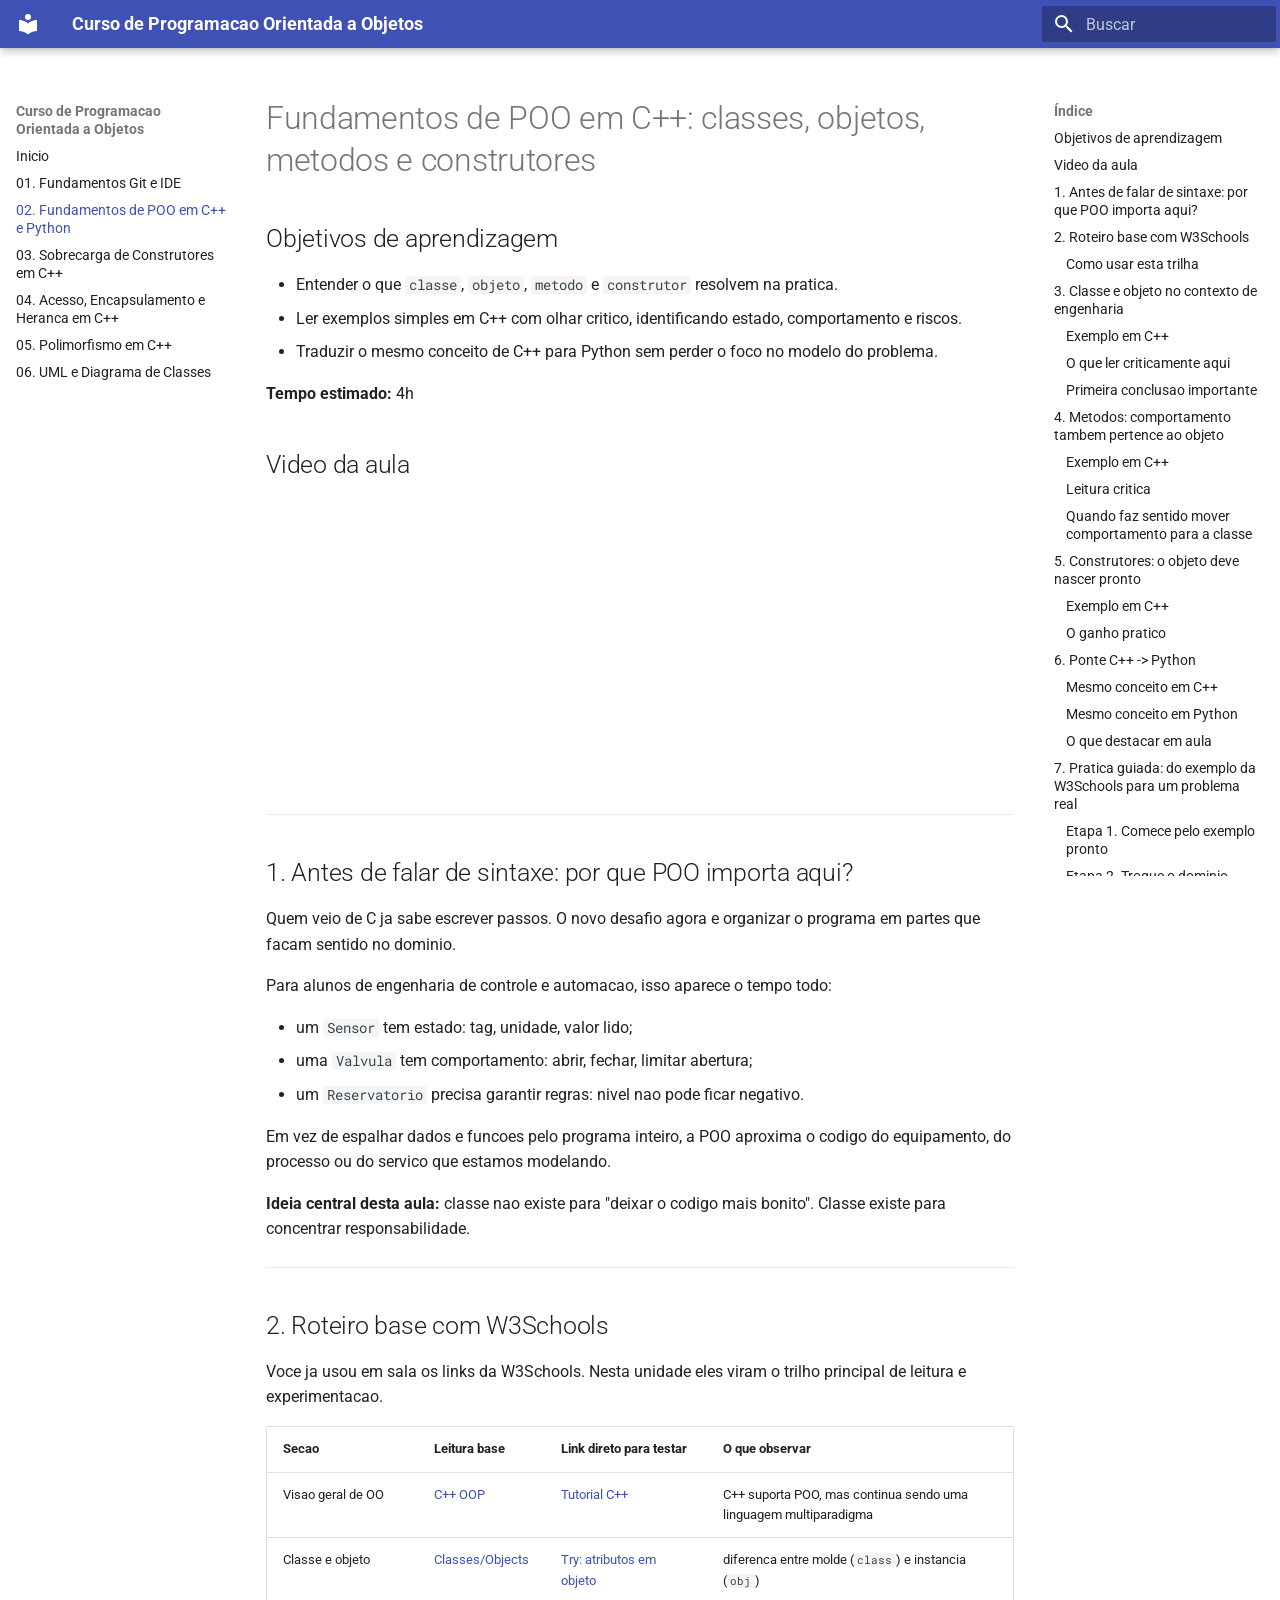
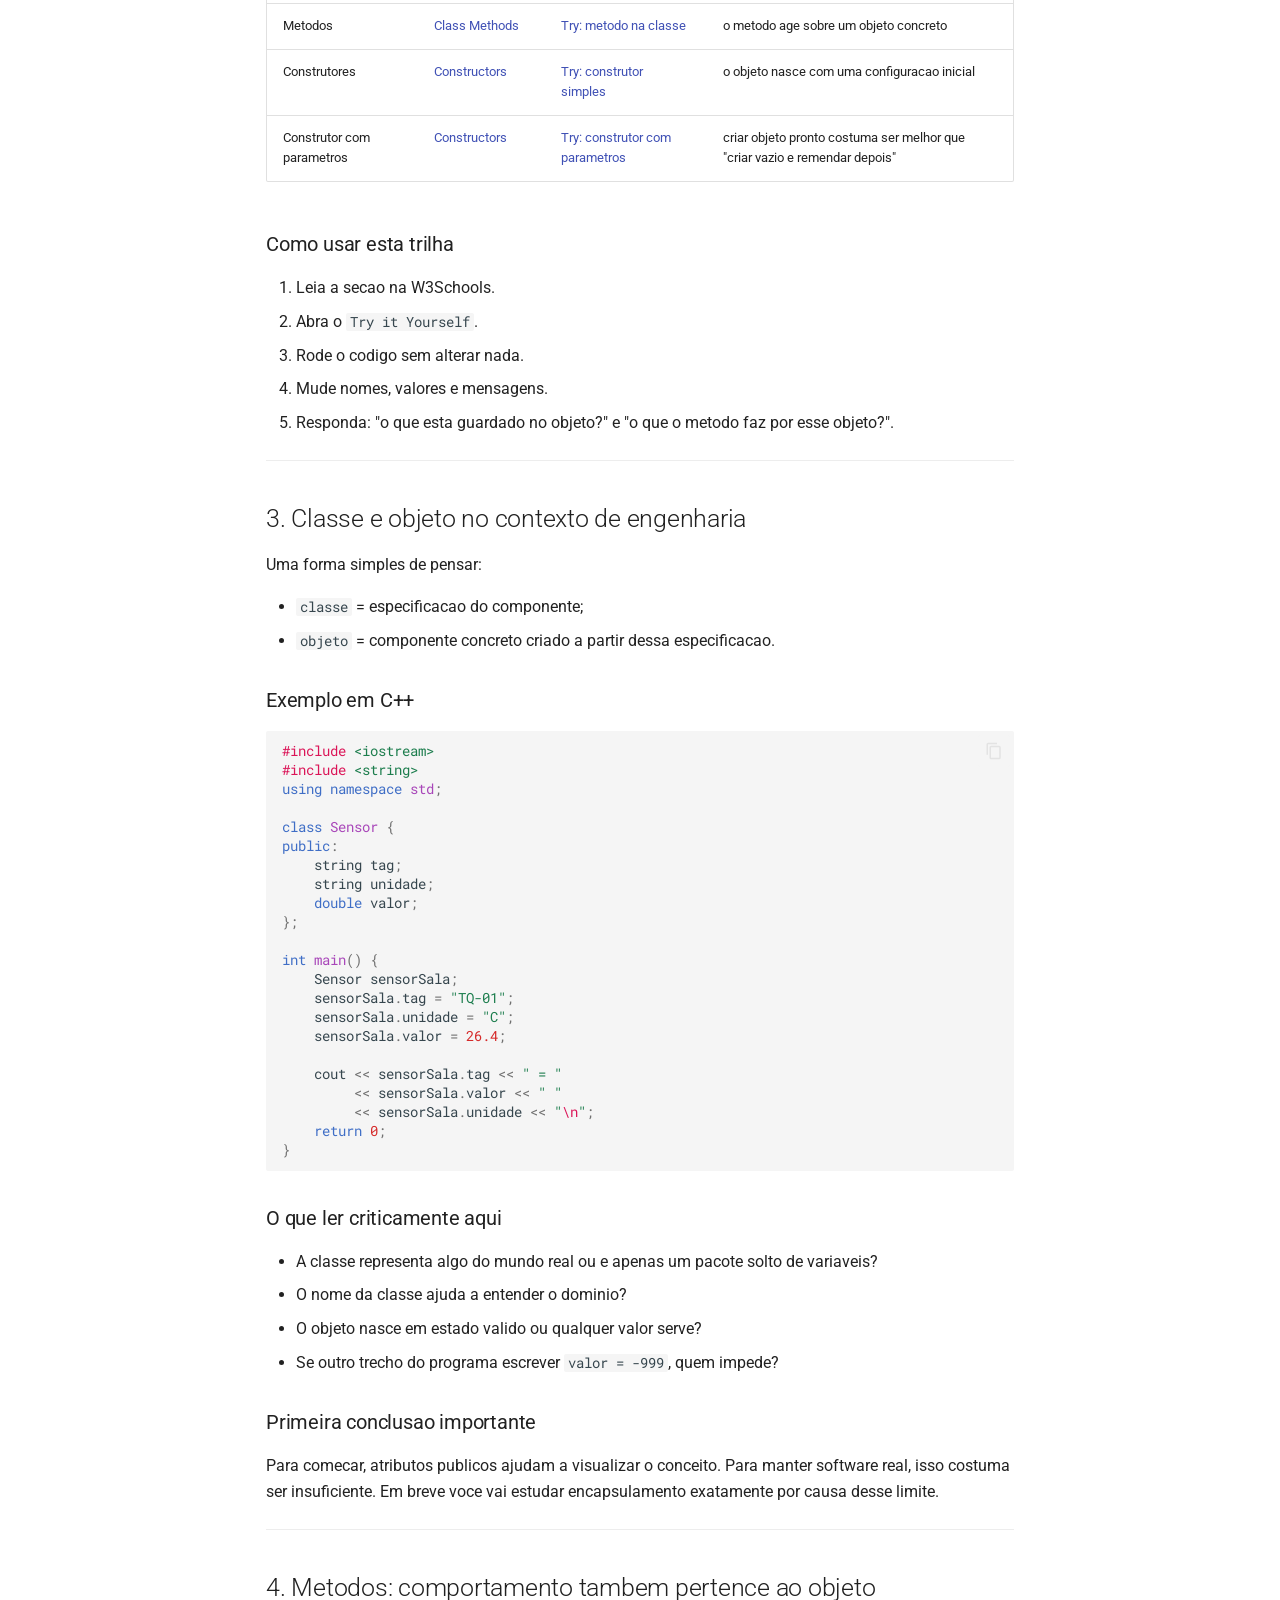
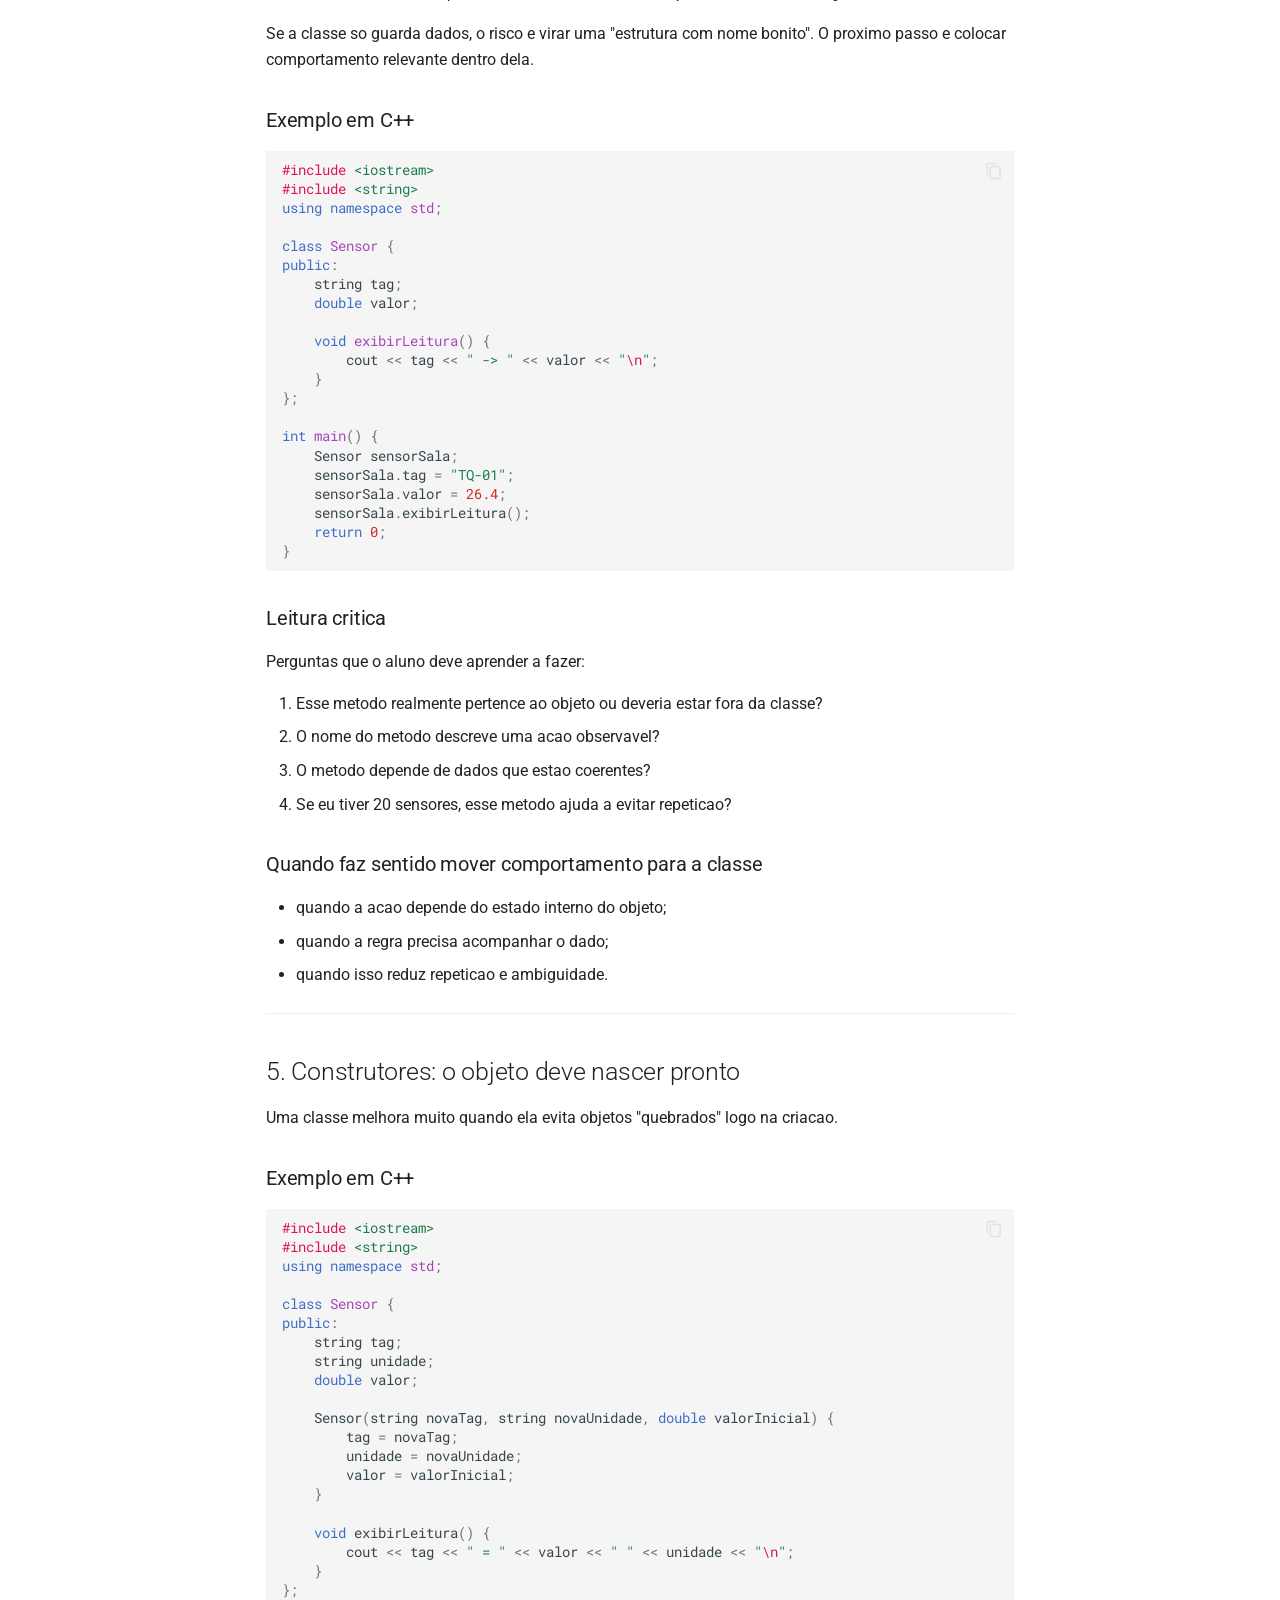
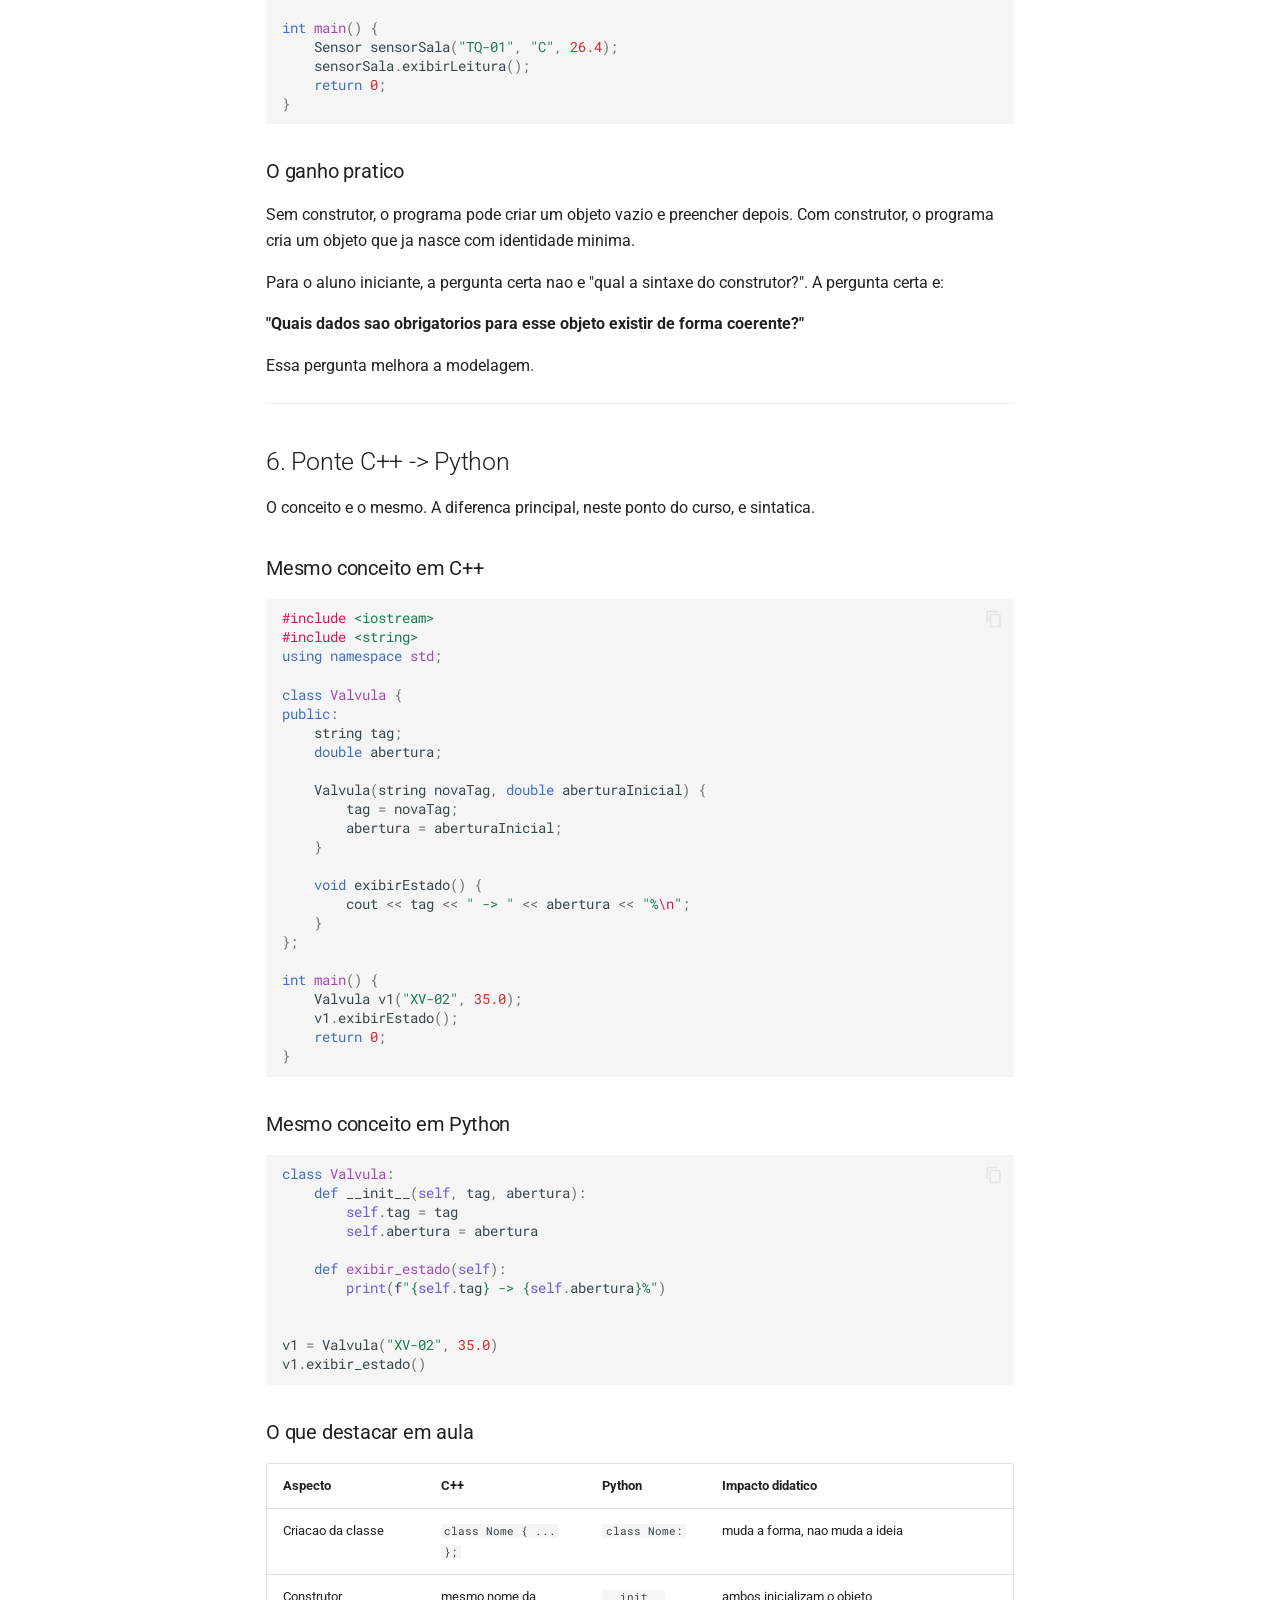
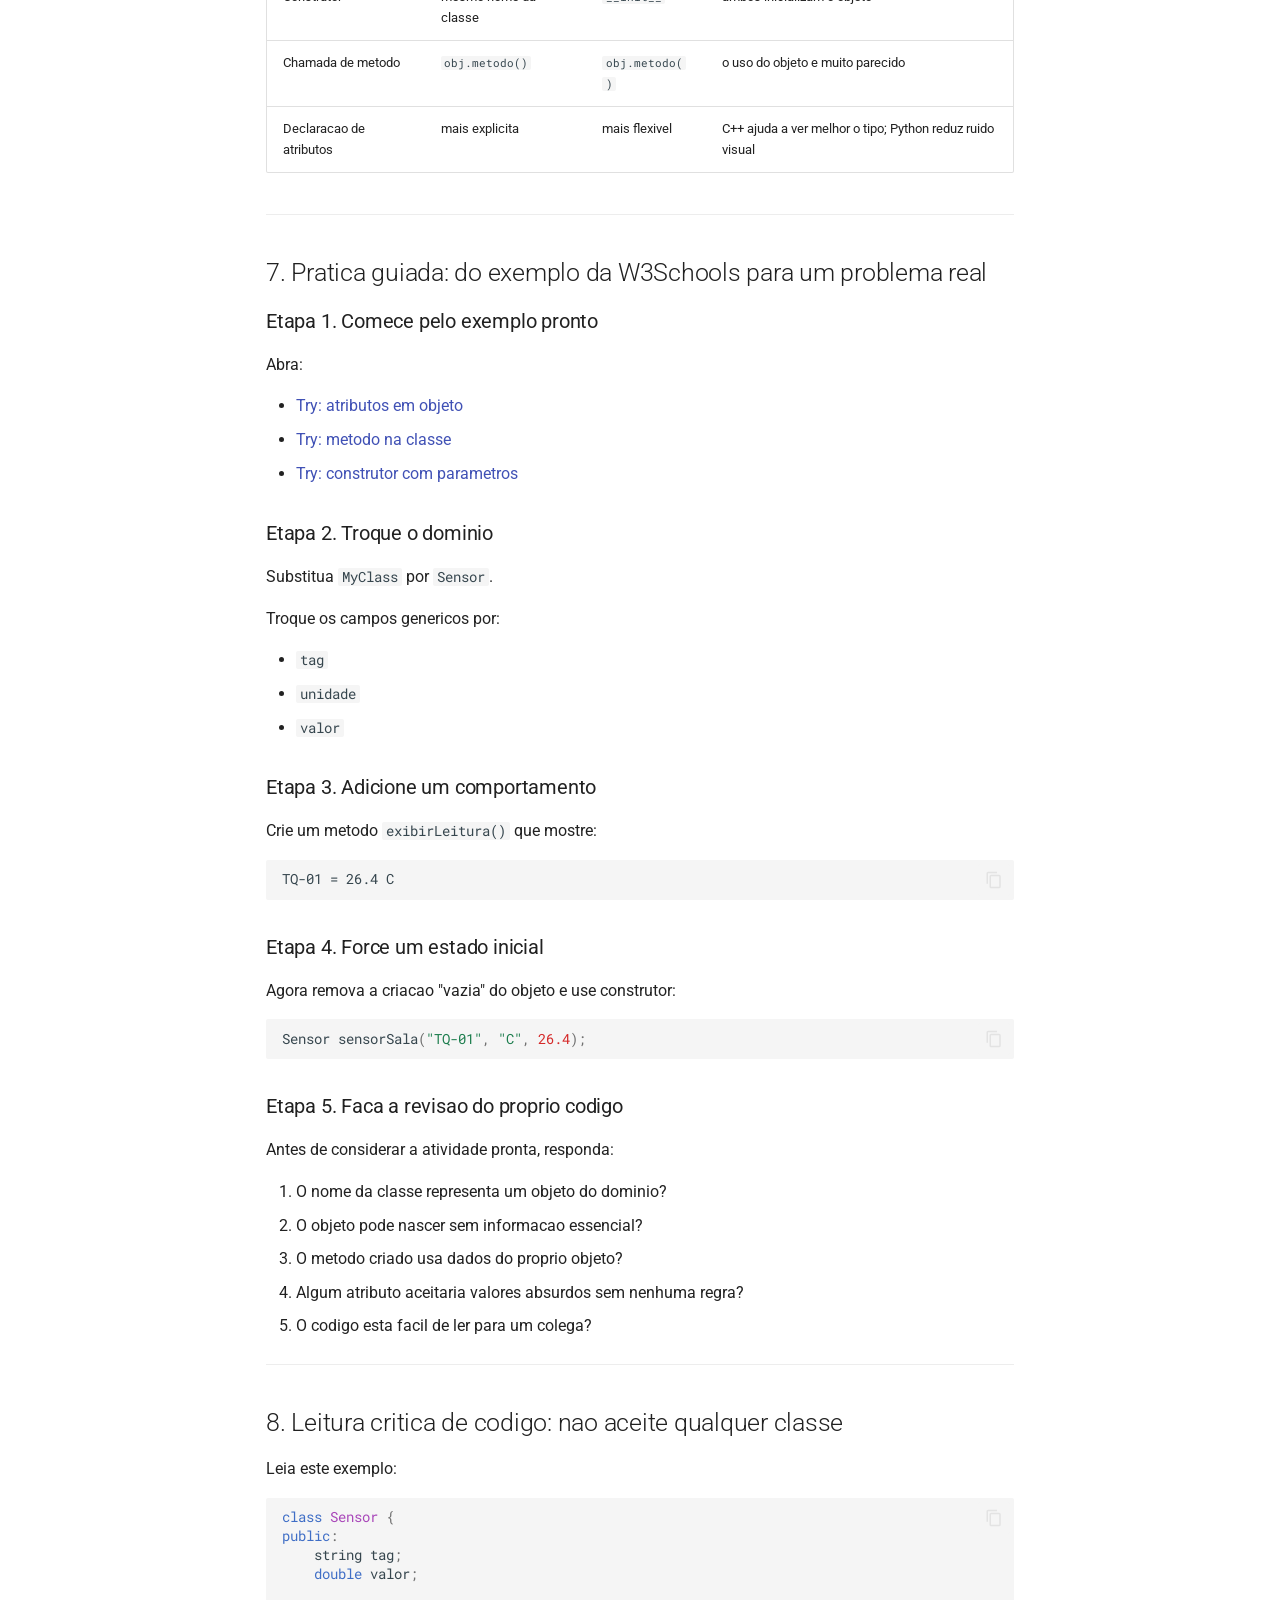
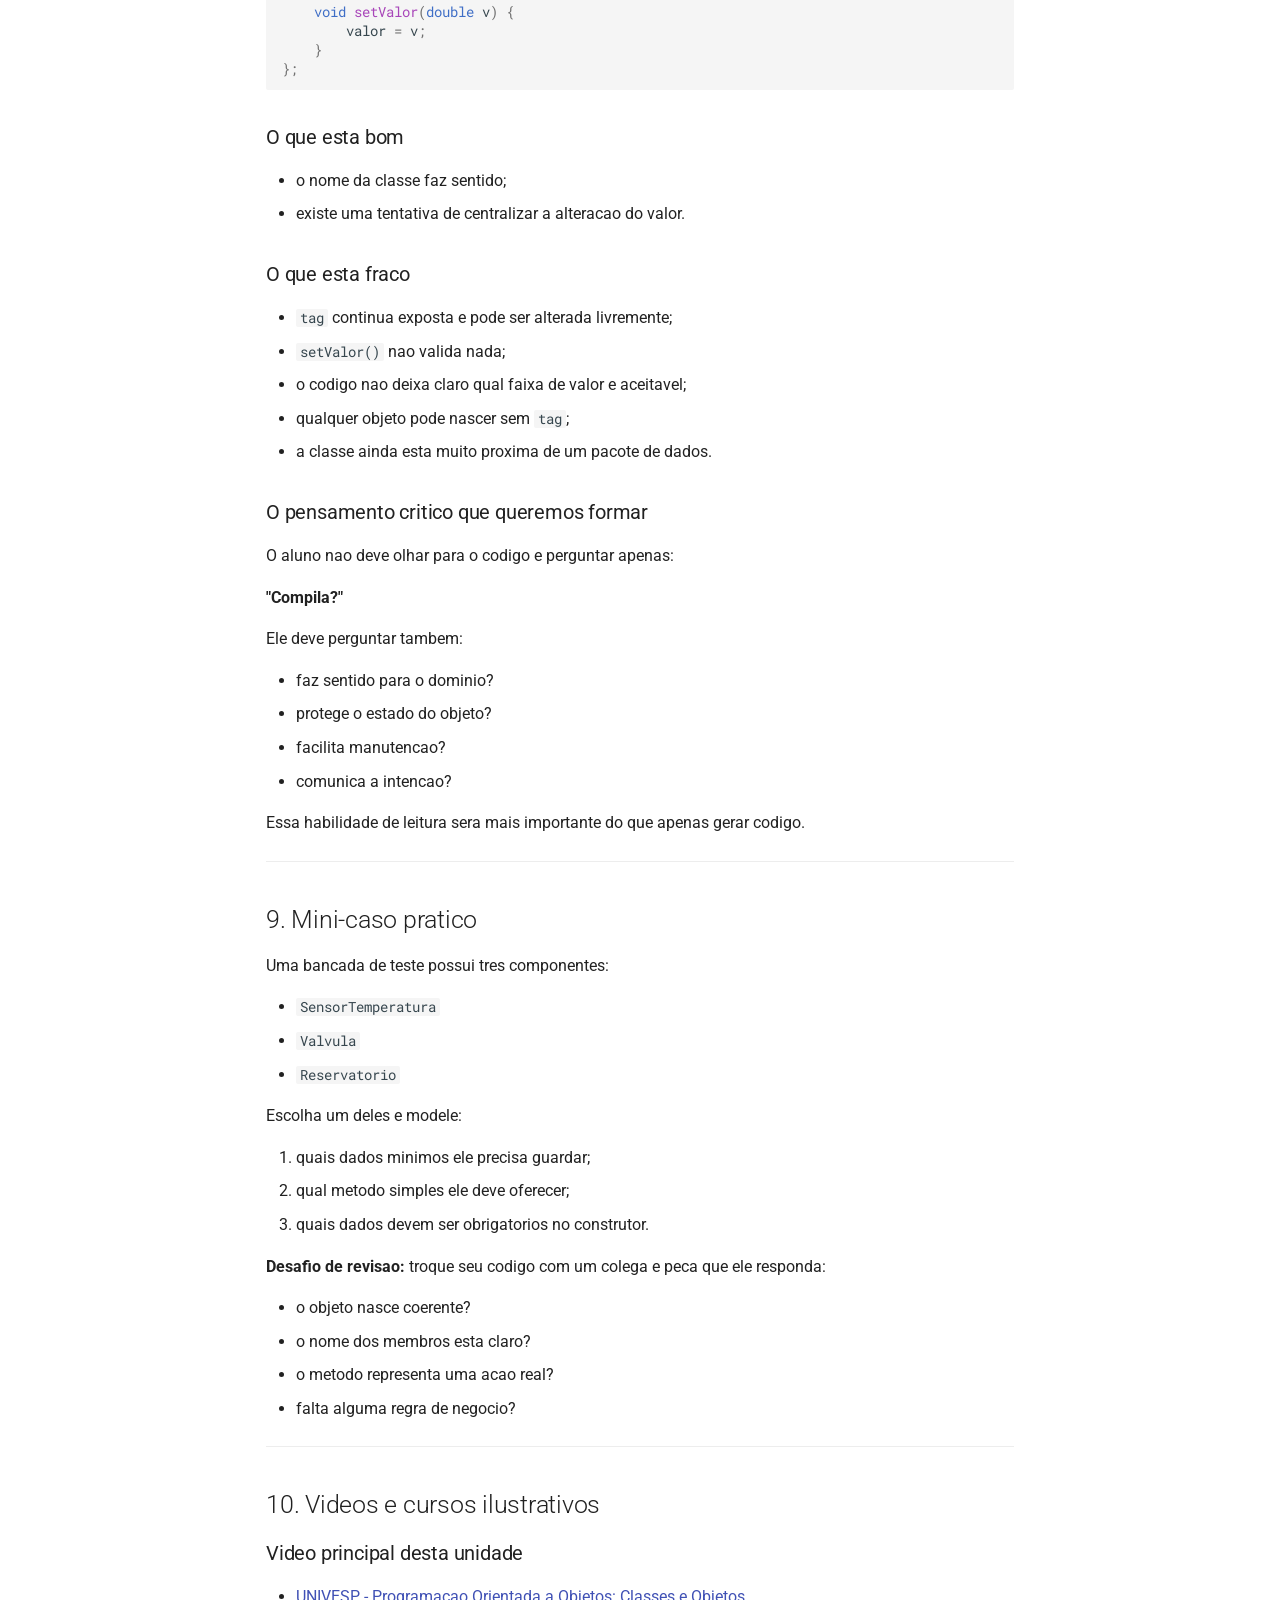
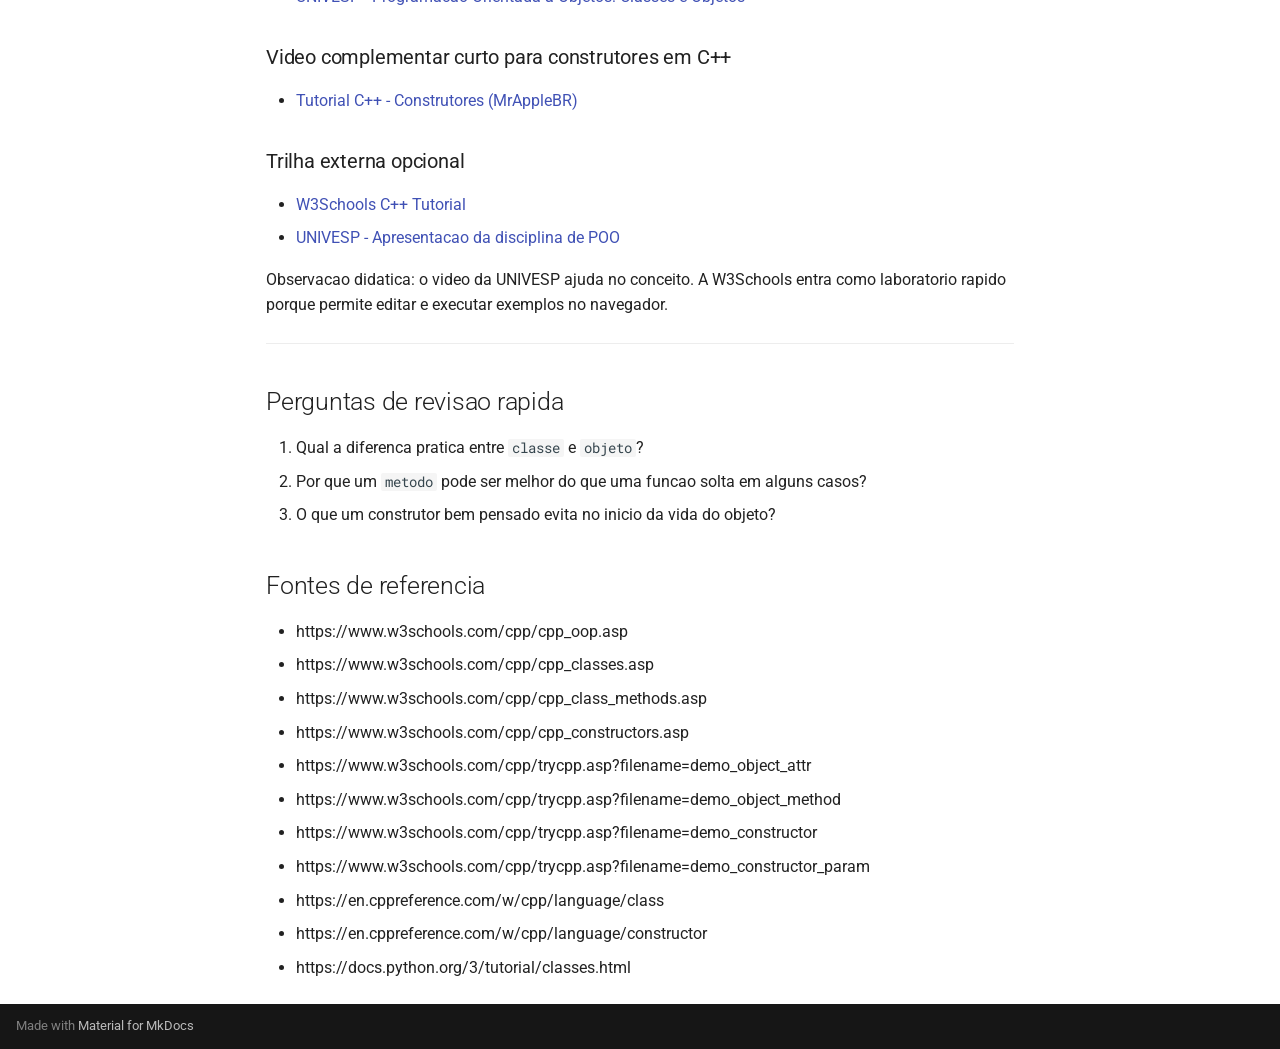
<file: fundamentos_poo_cpp_python/index.html>
<!doctype html>
<html lang="pt" class="no-js">
  <head>
    
      <meta charset="utf-8">
      <meta name="viewport" content="width=device-width,initial-scale=1">
      
        <meta name="description" content="Trilha de POO para Engenharia com C++ e Python">
      
      
      
      
        <link rel="prev" href="../fundamentos_git_ide/">
      
      
        <link rel="next" href="03_sobrecarga_construtores/">
      
      
        
      
      
      <link rel="icon" href="../assets/images/favicon.png">
      <meta name="generator" content="mkdocs-1.6.1, mkdocs-material-9.7.4">
    
    
      
        <title>02. Fundamentos de POO em C++ e Python - Curso de Programacao Orientada a Objetos</title>
      
    
    
      <link rel="stylesheet" href="../assets/stylesheets/main.484c7ddc.min.css">
      
      


    
    
      
    
    
      
        
        
        <link rel="preconnect" href="https://fonts.gstatic.com" crossorigin>
        <link rel="stylesheet" href="https://fonts.googleapis.com/css?family=Roboto:300,300i,400,400i,700,700i%7CRoboto+Mono:400,400i,700,700i&display=fallback">
        <style>:root{--md-text-font:"Roboto";--md-code-font:"Roboto Mono"}</style>
      
    
    
      <link rel="stylesheet" href="../stylesheets/extra.css">
    
    <script>__md_scope=new URL("..",location),__md_hash=e=>[...e].reduce(((e,_)=>(e<<5)-e+_.charCodeAt(0)),0),__md_get=(e,_=localStorage,t=__md_scope)=>JSON.parse(_.getItem(t.pathname+"."+e)),__md_set=(e,_,t=localStorage,a=__md_scope)=>{try{t.setItem(a.pathname+"."+e,JSON.stringify(_))}catch(e){}}</script>
    
      

    
    
  </head>
  
  
    <body dir="ltr">
  
    
    <input class="md-toggle" data-md-toggle="drawer" type="checkbox" id="__drawer" autocomplete="off">
    <input class="md-toggle" data-md-toggle="search" type="checkbox" id="__search" autocomplete="off">
    <label class="md-overlay" for="__drawer"></label>
    <div data-md-component="skip">
      
        
        <a href="#fundamentos-de-poo-em-c-classes-objetos-metodos-e-construtores" class="md-skip">
          Pular para conteúdo
        </a>
      
    </div>
    <div data-md-component="announce">
      
    </div>
    
    
      

  

<header class="md-header md-header--shadow" data-md-component="header">
  <nav class="md-header__inner md-grid" aria-label="Cabeçalho">
    <a href=".." title="Curso de Programacao Orientada a Objetos" class="md-header__button md-logo" aria-label="Curso de Programacao Orientada a Objetos" data-md-component="logo">
      
  
  <svg xmlns="http://www.w3.org/2000/svg" viewBox="0 0 24 24"><path d="M12 8a3 3 0 0 0 3-3 3 3 0 0 0-3-3 3 3 0 0 0-3 3 3 3 0 0 0 3 3m0 3.54C9.64 9.35 6.5 8 3 8v11c3.5 0 6.64 1.35 9 3.54 2.36-2.19 5.5-3.54 9-3.54V8c-3.5 0-6.64 1.35-9 3.54"/></svg>

    </a>
    <label class="md-header__button md-icon" for="__drawer">
      
      <svg xmlns="http://www.w3.org/2000/svg" viewBox="0 0 24 24"><path d="M3 6h18v2H3zm0 5h18v2H3zm0 5h18v2H3z"/></svg>
    </label>
    <div class="md-header__title" data-md-component="header-title">
      <div class="md-header__ellipsis">
        <div class="md-header__topic">
          <span class="md-ellipsis">
            Curso de Programacao Orientada a Objetos
          </span>
        </div>
        <div class="md-header__topic" data-md-component="header-topic">
          <span class="md-ellipsis">
            
              02. Fundamentos de POO em C++ e Python
            
          </span>
        </div>
      </div>
    </div>
    
    
      <script>var palette=__md_get("__palette");if(palette&&palette.color){if("(prefers-color-scheme)"===palette.color.media){var media=matchMedia("(prefers-color-scheme: light)"),input=document.querySelector(media.matches?"[data-md-color-media='(prefers-color-scheme: light)']":"[data-md-color-media='(prefers-color-scheme: dark)']");palette.color.media=input.getAttribute("data-md-color-media"),palette.color.scheme=input.getAttribute("data-md-color-scheme"),palette.color.primary=input.getAttribute("data-md-color-primary"),palette.color.accent=input.getAttribute("data-md-color-accent")}for(var[key,value]of Object.entries(palette.color))document.body.setAttribute("data-md-color-"+key,value)}</script>
    
    
    
      
      
        <label class="md-header__button md-icon" for="__search">
          
          <svg xmlns="http://www.w3.org/2000/svg" viewBox="0 0 24 24"><path d="M9.5 3A6.5 6.5 0 0 1 16 9.5c0 1.61-.59 3.09-1.56 4.23l.27.27h.79l5 5-1.5 1.5-5-5v-.79l-.27-.27A6.52 6.52 0 0 1 9.5 16 6.5 6.5 0 0 1 3 9.5 6.5 6.5 0 0 1 9.5 3m0 2C7 5 5 7 5 9.5S7 14 9.5 14 14 12 14 9.5 12 5 9.5 5"/></svg>
        </label>
        <div class="md-search" data-md-component="search" role="dialog">
  <label class="md-search__overlay" for="__search"></label>
  <div class="md-search__inner" role="search">
    <form class="md-search__form" name="search">
      <input type="text" class="md-search__input" name="query" aria-label="Buscar" placeholder="Buscar" autocapitalize="off" autocorrect="off" autocomplete="off" spellcheck="false" data-md-component="search-query" required>
      <label class="md-search__icon md-icon" for="__search">
        
        <svg xmlns="http://www.w3.org/2000/svg" viewBox="0 0 24 24"><path d="M9.5 3A6.5 6.5 0 0 1 16 9.5c0 1.61-.59 3.09-1.56 4.23l.27.27h.79l5 5-1.5 1.5-5-5v-.79l-.27-.27A6.52 6.52 0 0 1 9.5 16 6.5 6.5 0 0 1 3 9.5 6.5 6.5 0 0 1 9.5 3m0 2C7 5 5 7 5 9.5S7 14 9.5 14 14 12 14 9.5 12 5 9.5 5"/></svg>
        
        <svg xmlns="http://www.w3.org/2000/svg" viewBox="0 0 24 24"><path d="M20 11v2H8l5.5 5.5-1.42 1.42L4.16 12l7.92-7.92L13.5 5.5 8 11z"/></svg>
      </label>
      <nav class="md-search__options" aria-label="Pesquisar">
        
        <button type="reset" class="md-search__icon md-icon" title="Limpar" aria-label="Limpar" tabindex="-1">
          
          <svg xmlns="http://www.w3.org/2000/svg" viewBox="0 0 24 24"><path d="M19 6.41 17.59 5 12 10.59 6.41 5 5 6.41 10.59 12 5 17.59 6.41 19 12 13.41 17.59 19 19 17.59 13.41 12z"/></svg>
        </button>
      </nav>
      
    </form>
    <div class="md-search__output">
      <div class="md-search__scrollwrap" tabindex="0" data-md-scrollfix>
        <div class="md-search-result" data-md-component="search-result">
          <div class="md-search-result__meta">
            Inicializando busca
          </div>
          <ol class="md-search-result__list" role="presentation"></ol>
        </div>
      </div>
    </div>
  </div>
</div>
      
    
    
  </nav>
  
</header>
    
    <div class="md-container" data-md-component="container">
      
      
        
          
        
      
      <main class="md-main" data-md-component="main">
        <div class="md-main__inner md-grid">
          
            
              
              <div class="md-sidebar md-sidebar--primary" data-md-component="sidebar" data-md-type="navigation" >
                <div class="md-sidebar__scrollwrap">
                  <div class="md-sidebar__inner">
                    



<nav class="md-nav md-nav--primary" aria-label="Navegação" data-md-level="0">
  <label class="md-nav__title" for="__drawer">
    <a href=".." title="Curso de Programacao Orientada a Objetos" class="md-nav__button md-logo" aria-label="Curso de Programacao Orientada a Objetos" data-md-component="logo">
      
  
  <svg xmlns="http://www.w3.org/2000/svg" viewBox="0 0 24 24"><path d="M12 8a3 3 0 0 0 3-3 3 3 0 0 0-3-3 3 3 0 0 0-3 3 3 3 0 0 0 3 3m0 3.54C9.64 9.35 6.5 8 3 8v11c3.5 0 6.64 1.35 9 3.54 2.36-2.19 5.5-3.54 9-3.54V8c-3.5 0-6.64 1.35-9 3.54"/></svg>

    </a>
    Curso de Programacao Orientada a Objetos
  </label>
  
  <ul class="md-nav__list" data-md-scrollfix>
    
      
      
  
  
  
  
    <li class="md-nav__item">
      <a href=".." class="md-nav__link">
        
  
  
  <span class="md-ellipsis">
    
  
    Inicio
  

    
  </span>
  
  

      </a>
    </li>
  

    
      
      
  
  
  
  
    <li class="md-nav__item">
      <a href="../fundamentos_git_ide/" class="md-nav__link">
        
  
  
  <span class="md-ellipsis">
    
  
    01. Fundamentos Git e IDE
  

    
  </span>
  
  

      </a>
    </li>
  

    
      
      
  
  
    
  
  
  
    <li class="md-nav__item md-nav__item--active">
      
      <input class="md-nav__toggle md-toggle" type="checkbox" id="__toc">
      
      
        
      
      
        <label class="md-nav__link md-nav__link--active" for="__toc">
          
  
  
  <span class="md-ellipsis">
    
  
    02. Fundamentos de POO em C++ e Python
  

    
  </span>
  
  

          <span class="md-nav__icon md-icon"></span>
        </label>
      
      <a href="./" class="md-nav__link md-nav__link--active">
        
  
  
  <span class="md-ellipsis">
    
  
    02. Fundamentos de POO em C++ e Python
  

    
  </span>
  
  

      </a>
      
        

<nav class="md-nav md-nav--secondary" aria-label="Índice">
  
  
  
    
  
  
    <label class="md-nav__title" for="__toc">
      <span class="md-nav__icon md-icon"></span>
      Índice
    </label>
    <ul class="md-nav__list" data-md-component="toc" data-md-scrollfix>
      
        <li class="md-nav__item">
  <a href="#objetivos-de-aprendizagem" class="md-nav__link">
    <span class="md-ellipsis">
      
        Objetivos de aprendizagem
      
    </span>
  </a>
  
</li>
      
        <li class="md-nav__item">
  <a href="#video-da-aula" class="md-nav__link">
    <span class="md-ellipsis">
      
        Video da aula
      
    </span>
  </a>
  
</li>
      
        <li class="md-nav__item">
  <a href="#1-antes-de-falar-de-sintaxe-por-que-poo-importa-aqui" class="md-nav__link">
    <span class="md-ellipsis">
      
        1. Antes de falar de sintaxe: por que POO importa aqui?
      
    </span>
  </a>
  
</li>
      
        <li class="md-nav__item">
  <a href="#2-roteiro-base-com-w3schools" class="md-nav__link">
    <span class="md-ellipsis">
      
        2. Roteiro base com W3Schools
      
    </span>
  </a>
  
    <nav class="md-nav" aria-label="2. Roteiro base com W3Schools">
      <ul class="md-nav__list">
        
          <li class="md-nav__item">
  <a href="#como-usar-esta-trilha" class="md-nav__link">
    <span class="md-ellipsis">
      
        Como usar esta trilha
      
    </span>
  </a>
  
</li>
        
      </ul>
    </nav>
  
</li>
      
        <li class="md-nav__item">
  <a href="#3-classe-e-objeto-no-contexto-de-engenharia" class="md-nav__link">
    <span class="md-ellipsis">
      
        3. Classe e objeto no contexto de engenharia
      
    </span>
  </a>
  
    <nav class="md-nav" aria-label="3. Classe e objeto no contexto de engenharia">
      <ul class="md-nav__list">
        
          <li class="md-nav__item">
  <a href="#exemplo-em-c" class="md-nav__link">
    <span class="md-ellipsis">
      
        Exemplo em C++
      
    </span>
  </a>
  
</li>
        
          <li class="md-nav__item">
  <a href="#o-que-ler-criticamente-aqui" class="md-nav__link">
    <span class="md-ellipsis">
      
        O que ler criticamente aqui
      
    </span>
  </a>
  
</li>
        
          <li class="md-nav__item">
  <a href="#primeira-conclusao-importante" class="md-nav__link">
    <span class="md-ellipsis">
      
        Primeira conclusao importante
      
    </span>
  </a>
  
</li>
        
      </ul>
    </nav>
  
</li>
      
        <li class="md-nav__item">
  <a href="#4-metodos-comportamento-tambem-pertence-ao-objeto" class="md-nav__link">
    <span class="md-ellipsis">
      
        4. Metodos: comportamento tambem pertence ao objeto
      
    </span>
  </a>
  
    <nav class="md-nav" aria-label="4. Metodos: comportamento tambem pertence ao objeto">
      <ul class="md-nav__list">
        
          <li class="md-nav__item">
  <a href="#exemplo-em-c_1" class="md-nav__link">
    <span class="md-ellipsis">
      
        Exemplo em C++
      
    </span>
  </a>
  
</li>
        
          <li class="md-nav__item">
  <a href="#leitura-critica" class="md-nav__link">
    <span class="md-ellipsis">
      
        Leitura critica
      
    </span>
  </a>
  
</li>
        
          <li class="md-nav__item">
  <a href="#quando-faz-sentido-mover-comportamento-para-a-classe" class="md-nav__link">
    <span class="md-ellipsis">
      
        Quando faz sentido mover comportamento para a classe
      
    </span>
  </a>
  
</li>
        
      </ul>
    </nav>
  
</li>
      
        <li class="md-nav__item">
  <a href="#5-construtores-o-objeto-deve-nascer-pronto" class="md-nav__link">
    <span class="md-ellipsis">
      
        5. Construtores: o objeto deve nascer pronto
      
    </span>
  </a>
  
    <nav class="md-nav" aria-label="5. Construtores: o objeto deve nascer pronto">
      <ul class="md-nav__list">
        
          <li class="md-nav__item">
  <a href="#exemplo-em-c_2" class="md-nav__link">
    <span class="md-ellipsis">
      
        Exemplo em C++
      
    </span>
  </a>
  
</li>
        
          <li class="md-nav__item">
  <a href="#o-ganho-pratico" class="md-nav__link">
    <span class="md-ellipsis">
      
        O ganho pratico
      
    </span>
  </a>
  
</li>
        
      </ul>
    </nav>
  
</li>
      
        <li class="md-nav__item">
  <a href="#6-ponte-c-python" class="md-nav__link">
    <span class="md-ellipsis">
      
        6. Ponte C++ -&gt; Python
      
    </span>
  </a>
  
    <nav class="md-nav" aria-label="6. Ponte C++ -&gt; Python">
      <ul class="md-nav__list">
        
          <li class="md-nav__item">
  <a href="#mesmo-conceito-em-c" class="md-nav__link">
    <span class="md-ellipsis">
      
        Mesmo conceito em C++
      
    </span>
  </a>
  
</li>
        
          <li class="md-nav__item">
  <a href="#mesmo-conceito-em-python" class="md-nav__link">
    <span class="md-ellipsis">
      
        Mesmo conceito em Python
      
    </span>
  </a>
  
</li>
        
          <li class="md-nav__item">
  <a href="#o-que-destacar-em-aula" class="md-nav__link">
    <span class="md-ellipsis">
      
        O que destacar em aula
      
    </span>
  </a>
  
</li>
        
      </ul>
    </nav>
  
</li>
      
        <li class="md-nav__item">
  <a href="#7-pratica-guiada-do-exemplo-da-w3schools-para-um-problema-real" class="md-nav__link">
    <span class="md-ellipsis">
      
        7. Pratica guiada: do exemplo da W3Schools para um problema real
      
    </span>
  </a>
  
    <nav class="md-nav" aria-label="7. Pratica guiada: do exemplo da W3Schools para um problema real">
      <ul class="md-nav__list">
        
          <li class="md-nav__item">
  <a href="#etapa-1-comece-pelo-exemplo-pronto" class="md-nav__link">
    <span class="md-ellipsis">
      
        Etapa 1. Comece pelo exemplo pronto
      
    </span>
  </a>
  
</li>
        
          <li class="md-nav__item">
  <a href="#etapa-2-troque-o-dominio" class="md-nav__link">
    <span class="md-ellipsis">
      
        Etapa 2. Troque o dominio
      
    </span>
  </a>
  
</li>
        
          <li class="md-nav__item">
  <a href="#etapa-3-adicione-um-comportamento" class="md-nav__link">
    <span class="md-ellipsis">
      
        Etapa 3. Adicione um comportamento
      
    </span>
  </a>
  
</li>
        
          <li class="md-nav__item">
  <a href="#etapa-4-force-um-estado-inicial" class="md-nav__link">
    <span class="md-ellipsis">
      
        Etapa 4. Force um estado inicial
      
    </span>
  </a>
  
</li>
        
          <li class="md-nav__item">
  <a href="#etapa-5-faca-a-revisao-do-proprio-codigo" class="md-nav__link">
    <span class="md-ellipsis">
      
        Etapa 5. Faca a revisao do proprio codigo
      
    </span>
  </a>
  
</li>
        
      </ul>
    </nav>
  
</li>
      
        <li class="md-nav__item">
  <a href="#8-leitura-critica-de-codigo-nao-aceite-qualquer-classe" class="md-nav__link">
    <span class="md-ellipsis">
      
        8. Leitura critica de codigo: nao aceite qualquer classe
      
    </span>
  </a>
  
    <nav class="md-nav" aria-label="8. Leitura critica de codigo: nao aceite qualquer classe">
      <ul class="md-nav__list">
        
          <li class="md-nav__item">
  <a href="#o-que-esta-bom" class="md-nav__link">
    <span class="md-ellipsis">
      
        O que esta bom
      
    </span>
  </a>
  
</li>
        
          <li class="md-nav__item">
  <a href="#o-que-esta-fraco" class="md-nav__link">
    <span class="md-ellipsis">
      
        O que esta fraco
      
    </span>
  </a>
  
</li>
        
          <li class="md-nav__item">
  <a href="#o-pensamento-critico-que-queremos-formar" class="md-nav__link">
    <span class="md-ellipsis">
      
        O pensamento critico que queremos formar
      
    </span>
  </a>
  
</li>
        
      </ul>
    </nav>
  
</li>
      
        <li class="md-nav__item">
  <a href="#9-mini-caso-pratico" class="md-nav__link">
    <span class="md-ellipsis">
      
        9. Mini-caso pratico
      
    </span>
  </a>
  
</li>
      
        <li class="md-nav__item">
  <a href="#10-videos-e-cursos-ilustrativos" class="md-nav__link">
    <span class="md-ellipsis">
      
        10. Videos e cursos ilustrativos
      
    </span>
  </a>
  
    <nav class="md-nav" aria-label="10. Videos e cursos ilustrativos">
      <ul class="md-nav__list">
        
          <li class="md-nav__item">
  <a href="#video-principal-desta-unidade" class="md-nav__link">
    <span class="md-ellipsis">
      
        Video principal desta unidade
      
    </span>
  </a>
  
</li>
        
          <li class="md-nav__item">
  <a href="#video-complementar-curto-para-construtores-em-c" class="md-nav__link">
    <span class="md-ellipsis">
      
        Video complementar curto para construtores em C++
      
    </span>
  </a>
  
</li>
        
          <li class="md-nav__item">
  <a href="#trilha-externa-opcional" class="md-nav__link">
    <span class="md-ellipsis">
      
        Trilha externa opcional
      
    </span>
  </a>
  
</li>
        
      </ul>
    </nav>
  
</li>
      
        <li class="md-nav__item">
  <a href="#perguntas-de-revisao-rapida" class="md-nav__link">
    <span class="md-ellipsis">
      
        Perguntas de revisao rapida
      
    </span>
  </a>
  
</li>
      
        <li class="md-nav__item">
  <a href="#fontes-de-referencia" class="md-nav__link">
    <span class="md-ellipsis">
      
        Fontes de referencia
      
    </span>
  </a>
  
</li>
      
    </ul>
  
</nav>
      
    </li>
  

    
      
      
  
  
  
  
    <li class="md-nav__item">
      <a href="03_sobrecarga_construtores/" class="md-nav__link">
        
  
  
  <span class="md-ellipsis">
    
  
    03. Sobrecarga de Construtores em C++
  

    
  </span>
  
  

      </a>
    </li>
  

    
      
      
  
  
  
  
    <li class="md-nav__item">
      <a href="04_encapsulamento_heranca/" class="md-nav__link">
        
  
  
  <span class="md-ellipsis">
    
  
    04. Acesso, Encapsulamento e Heranca em C++
  

    
  </span>
  
  

      </a>
    </li>
  

    
      
      
  
  
  
  
    <li class="md-nav__item">
      <a href="05_polimorfismo/" class="md-nav__link">
        
  
  
  <span class="md-ellipsis">
    
  
    05. Polimorfismo em C++
  

    
  </span>
  
  

      </a>
    </li>
  

    
      
      
  
  
  
  
    <li class="md-nav__item">
      <a href="../modelagem_analise_codigo/" class="md-nav__link">
        
  
  
  <span class="md-ellipsis">
    
  
    06. UML e Diagrama de Classes
  

    
  </span>
  
  

      </a>
    </li>
  

    
  </ul>
</nav>
                  </div>
                </div>
              </div>
            
            
              
              <div class="md-sidebar md-sidebar--secondary" data-md-component="sidebar" data-md-type="toc" >
                <div class="md-sidebar__scrollwrap">
                  <div class="md-sidebar__inner">
                    

<nav class="md-nav md-nav--secondary" aria-label="Índice">
  
  
  
    
  
  
    <label class="md-nav__title" for="__toc">
      <span class="md-nav__icon md-icon"></span>
      Índice
    </label>
    <ul class="md-nav__list" data-md-component="toc" data-md-scrollfix>
      
        <li class="md-nav__item">
  <a href="#objetivos-de-aprendizagem" class="md-nav__link">
    <span class="md-ellipsis">
      
        Objetivos de aprendizagem
      
    </span>
  </a>
  
</li>
      
        <li class="md-nav__item">
  <a href="#video-da-aula" class="md-nav__link">
    <span class="md-ellipsis">
      
        Video da aula
      
    </span>
  </a>
  
</li>
      
        <li class="md-nav__item">
  <a href="#1-antes-de-falar-de-sintaxe-por-que-poo-importa-aqui" class="md-nav__link">
    <span class="md-ellipsis">
      
        1. Antes de falar de sintaxe: por que POO importa aqui?
      
    </span>
  </a>
  
</li>
      
        <li class="md-nav__item">
  <a href="#2-roteiro-base-com-w3schools" class="md-nav__link">
    <span class="md-ellipsis">
      
        2. Roteiro base com W3Schools
      
    </span>
  </a>
  
    <nav class="md-nav" aria-label="2. Roteiro base com W3Schools">
      <ul class="md-nav__list">
        
          <li class="md-nav__item">
  <a href="#como-usar-esta-trilha" class="md-nav__link">
    <span class="md-ellipsis">
      
        Como usar esta trilha
      
    </span>
  </a>
  
</li>
        
      </ul>
    </nav>
  
</li>
      
        <li class="md-nav__item">
  <a href="#3-classe-e-objeto-no-contexto-de-engenharia" class="md-nav__link">
    <span class="md-ellipsis">
      
        3. Classe e objeto no contexto de engenharia
      
    </span>
  </a>
  
    <nav class="md-nav" aria-label="3. Classe e objeto no contexto de engenharia">
      <ul class="md-nav__list">
        
          <li class="md-nav__item">
  <a href="#exemplo-em-c" class="md-nav__link">
    <span class="md-ellipsis">
      
        Exemplo em C++
      
    </span>
  </a>
  
</li>
        
          <li class="md-nav__item">
  <a href="#o-que-ler-criticamente-aqui" class="md-nav__link">
    <span class="md-ellipsis">
      
        O que ler criticamente aqui
      
    </span>
  </a>
  
</li>
        
          <li class="md-nav__item">
  <a href="#primeira-conclusao-importante" class="md-nav__link">
    <span class="md-ellipsis">
      
        Primeira conclusao importante
      
    </span>
  </a>
  
</li>
        
      </ul>
    </nav>
  
</li>
      
        <li class="md-nav__item">
  <a href="#4-metodos-comportamento-tambem-pertence-ao-objeto" class="md-nav__link">
    <span class="md-ellipsis">
      
        4. Metodos: comportamento tambem pertence ao objeto
      
    </span>
  </a>
  
    <nav class="md-nav" aria-label="4. Metodos: comportamento tambem pertence ao objeto">
      <ul class="md-nav__list">
        
          <li class="md-nav__item">
  <a href="#exemplo-em-c_1" class="md-nav__link">
    <span class="md-ellipsis">
      
        Exemplo em C++
      
    </span>
  </a>
  
</li>
        
          <li class="md-nav__item">
  <a href="#leitura-critica" class="md-nav__link">
    <span class="md-ellipsis">
      
        Leitura critica
      
    </span>
  </a>
  
</li>
        
          <li class="md-nav__item">
  <a href="#quando-faz-sentido-mover-comportamento-para-a-classe" class="md-nav__link">
    <span class="md-ellipsis">
      
        Quando faz sentido mover comportamento para a classe
      
    </span>
  </a>
  
</li>
        
      </ul>
    </nav>
  
</li>
      
        <li class="md-nav__item">
  <a href="#5-construtores-o-objeto-deve-nascer-pronto" class="md-nav__link">
    <span class="md-ellipsis">
      
        5. Construtores: o objeto deve nascer pronto
      
    </span>
  </a>
  
    <nav class="md-nav" aria-label="5. Construtores: o objeto deve nascer pronto">
      <ul class="md-nav__list">
        
          <li class="md-nav__item">
  <a href="#exemplo-em-c_2" class="md-nav__link">
    <span class="md-ellipsis">
      
        Exemplo em C++
      
    </span>
  </a>
  
</li>
        
          <li class="md-nav__item">
  <a href="#o-ganho-pratico" class="md-nav__link">
    <span class="md-ellipsis">
      
        O ganho pratico
      
    </span>
  </a>
  
</li>
        
      </ul>
    </nav>
  
</li>
      
        <li class="md-nav__item">
  <a href="#6-ponte-c-python" class="md-nav__link">
    <span class="md-ellipsis">
      
        6. Ponte C++ -&gt; Python
      
    </span>
  </a>
  
    <nav class="md-nav" aria-label="6. Ponte C++ -&gt; Python">
      <ul class="md-nav__list">
        
          <li class="md-nav__item">
  <a href="#mesmo-conceito-em-c" class="md-nav__link">
    <span class="md-ellipsis">
      
        Mesmo conceito em C++
      
    </span>
  </a>
  
</li>
        
          <li class="md-nav__item">
  <a href="#mesmo-conceito-em-python" class="md-nav__link">
    <span class="md-ellipsis">
      
        Mesmo conceito em Python
      
    </span>
  </a>
  
</li>
        
          <li class="md-nav__item">
  <a href="#o-que-destacar-em-aula" class="md-nav__link">
    <span class="md-ellipsis">
      
        O que destacar em aula
      
    </span>
  </a>
  
</li>
        
      </ul>
    </nav>
  
</li>
      
        <li class="md-nav__item">
  <a href="#7-pratica-guiada-do-exemplo-da-w3schools-para-um-problema-real" class="md-nav__link">
    <span class="md-ellipsis">
      
        7. Pratica guiada: do exemplo da W3Schools para um problema real
      
    </span>
  </a>
  
    <nav class="md-nav" aria-label="7. Pratica guiada: do exemplo da W3Schools para um problema real">
      <ul class="md-nav__list">
        
          <li class="md-nav__item">
  <a href="#etapa-1-comece-pelo-exemplo-pronto" class="md-nav__link">
    <span class="md-ellipsis">
      
        Etapa 1. Comece pelo exemplo pronto
      
    </span>
  </a>
  
</li>
        
          <li class="md-nav__item">
  <a href="#etapa-2-troque-o-dominio" class="md-nav__link">
    <span class="md-ellipsis">
      
        Etapa 2. Troque o dominio
      
    </span>
  </a>
  
</li>
        
          <li class="md-nav__item">
  <a href="#etapa-3-adicione-um-comportamento" class="md-nav__link">
    <span class="md-ellipsis">
      
        Etapa 3. Adicione um comportamento
      
    </span>
  </a>
  
</li>
        
          <li class="md-nav__item">
  <a href="#etapa-4-force-um-estado-inicial" class="md-nav__link">
    <span class="md-ellipsis">
      
        Etapa 4. Force um estado inicial
      
    </span>
  </a>
  
</li>
        
          <li class="md-nav__item">
  <a href="#etapa-5-faca-a-revisao-do-proprio-codigo" class="md-nav__link">
    <span class="md-ellipsis">
      
        Etapa 5. Faca a revisao do proprio codigo
      
    </span>
  </a>
  
</li>
        
      </ul>
    </nav>
  
</li>
      
        <li class="md-nav__item">
  <a href="#8-leitura-critica-de-codigo-nao-aceite-qualquer-classe" class="md-nav__link">
    <span class="md-ellipsis">
      
        8. Leitura critica de codigo: nao aceite qualquer classe
      
    </span>
  </a>
  
    <nav class="md-nav" aria-label="8. Leitura critica de codigo: nao aceite qualquer classe">
      <ul class="md-nav__list">
        
          <li class="md-nav__item">
  <a href="#o-que-esta-bom" class="md-nav__link">
    <span class="md-ellipsis">
      
        O que esta bom
      
    </span>
  </a>
  
</li>
        
          <li class="md-nav__item">
  <a href="#o-que-esta-fraco" class="md-nav__link">
    <span class="md-ellipsis">
      
        O que esta fraco
      
    </span>
  </a>
  
</li>
        
          <li class="md-nav__item">
  <a href="#o-pensamento-critico-que-queremos-formar" class="md-nav__link">
    <span class="md-ellipsis">
      
        O pensamento critico que queremos formar
      
    </span>
  </a>
  
</li>
        
      </ul>
    </nav>
  
</li>
      
        <li class="md-nav__item">
  <a href="#9-mini-caso-pratico" class="md-nav__link">
    <span class="md-ellipsis">
      
        9. Mini-caso pratico
      
    </span>
  </a>
  
</li>
      
        <li class="md-nav__item">
  <a href="#10-videos-e-cursos-ilustrativos" class="md-nav__link">
    <span class="md-ellipsis">
      
        10. Videos e cursos ilustrativos
      
    </span>
  </a>
  
    <nav class="md-nav" aria-label="10. Videos e cursos ilustrativos">
      <ul class="md-nav__list">
        
          <li class="md-nav__item">
  <a href="#video-principal-desta-unidade" class="md-nav__link">
    <span class="md-ellipsis">
      
        Video principal desta unidade
      
    </span>
  </a>
  
</li>
        
          <li class="md-nav__item">
  <a href="#video-complementar-curto-para-construtores-em-c" class="md-nav__link">
    <span class="md-ellipsis">
      
        Video complementar curto para construtores em C++
      
    </span>
  </a>
  
</li>
        
          <li class="md-nav__item">
  <a href="#trilha-externa-opcional" class="md-nav__link">
    <span class="md-ellipsis">
      
        Trilha externa opcional
      
    </span>
  </a>
  
</li>
        
      </ul>
    </nav>
  
</li>
      
        <li class="md-nav__item">
  <a href="#perguntas-de-revisao-rapida" class="md-nav__link">
    <span class="md-ellipsis">
      
        Perguntas de revisao rapida
      
    </span>
  </a>
  
</li>
      
        <li class="md-nav__item">
  <a href="#fontes-de-referencia" class="md-nav__link">
    <span class="md-ellipsis">
      
        Fontes de referencia
      
    </span>
  </a>
  
</li>
      
    </ul>
  
</nav>
                  </div>
                </div>
              </div>
            
          
          
            <div class="md-content" data-md-component="content">
              
              <article class="md-content__inner md-typeset">
                
                  



<div><h1 id="fundamentos-de-poo-em-c-classes-objetos-metodos-e-construtores">Fundamentos de POO em C++: classes, objetos, metodos e construtores<a class="headerlink" href="#fundamentos-de-poo-em-c-classes-objetos-metodos-e-construtores" title="Permanent link">¶</a></h1>
<h2 id="objetivos-de-aprendizagem">Objetivos de aprendizagem<a class="headerlink" href="#objetivos-de-aprendizagem" title="Permanent link">¶</a></h2>
<ul>
<li>Entender o que <code>classe</code>, <code>objeto</code>, <code>metodo</code> e <code>construtor</code> resolvem na pratica.</li>
<li>Ler exemplos simples em C++ com olhar critico, identificando estado, comportamento e riscos.</li>
<li>Traduzir o mesmo conceito de C++ para Python sem perder o foco no modelo do problema.</li>
</ul>
<p><strong>Tempo estimado:</strong> 4h</p>
<h2 id="video-da-aula">Video da aula<a class="headerlink" href="#video-da-aula" title="Permanent link">¶</a></h2>
<p><div class="video-container"><iframe src="https://www.youtube.com/embed/GHLFEhdk7Ys" style="position:relative;width:100%;height:22.172vw" frameborder="0" allowfullscreen alt="type:video"></iframe></div></p>
<hr>
<h2 id="1-antes-de-falar-de-sintaxe-por-que-poo-importa-aqui">1. Antes de falar de sintaxe: por que POO importa aqui?<a class="headerlink" href="#1-antes-de-falar-de-sintaxe-por-que-poo-importa-aqui" title="Permanent link">¶</a></h2>
<p>Quem veio de C ja sabe escrever passos. O novo desafio agora e organizar o programa em partes que facam sentido no dominio.</p>
<p>Para alunos de engenharia de controle e automacao, isso aparece o tempo todo:</p>
<ul>
<li>um <code>Sensor</code> tem estado: tag, unidade, valor lido;</li>
<li>uma <code>Valvula</code> tem comportamento: abrir, fechar, limitar abertura;</li>
<li>um <code>Reservatorio</code> precisa garantir regras: nivel nao pode ficar negativo.</li>
</ul>
<p>Em vez de espalhar dados e funcoes pelo programa inteiro, a POO aproxima o codigo do equipamento, do processo ou do servico que estamos modelando.</p>
<p><strong>Ideia central desta aula:</strong> classe nao existe para "deixar o codigo mais bonito". Classe existe para concentrar responsabilidade.</p>
<hr>
<h2 id="2-roteiro-base-com-w3schools">2. Roteiro base com W3Schools<a class="headerlink" href="#2-roteiro-base-com-w3schools" title="Permanent link">¶</a></h2>
<p>Voce ja usou em sala os links da W3Schools. Nesta unidade eles viram o trilho principal de leitura e experimentacao.</p>
<table>
<thead>
<tr>
<th>Secao</th>
<th>Leitura base</th>
<th>Link direto para testar</th>
<th>O que observar</th>
</tr>
</thead>
<tbody>
<tr>
<td>Visao geral de OO</td>
<td><a href="https://www.w3schools.com/cpp/cpp_oop.asp">C++ OOP</a></td>
<td><a href="https://www.w3schools.com/cpp/default.asp">Tutorial C++</a></td>
<td>C++ suporta POO, mas continua sendo uma linguagem multiparadigma</td>
</tr>
<tr>
<td>Classe e objeto</td>
<td><a href="https://www.w3schools.com/cpp/cpp_classes.asp">Classes/Objects</a></td>
<td><a href="https://www.w3schools.com/cpp/trycpp.asp?filename=demo_object_attr">Try: atributos em objeto</a></td>
<td>diferenca entre molde (<code>class</code>) e instancia (<code>obj</code>)</td>
</tr>
<tr>
<td>Metodos</td>
<td><a href="https://www.w3schools.com/cpp/cpp_class_methods.asp">Class Methods</a></td>
<td><a href="https://www.w3schools.com/cpp/trycpp.asp?filename=demo_object_method">Try: metodo na classe</a></td>
<td>o metodo age sobre um objeto concreto</td>
</tr>
<tr>
<td>Construtores</td>
<td><a href="https://www.w3schools.com/cpp/cpp_constructors.asp">Constructors</a></td>
<td><a href="https://www.w3schools.com/cpp/trycpp.asp?filename=demo_constructor">Try: construtor simples</a></td>
<td>o objeto nasce com uma configuracao inicial</td>
</tr>
<tr>
<td>Construtor com parametros</td>
<td><a href="https://www.w3schools.com/cpp/cpp_constructors.asp">Constructors</a></td>
<td><a href="https://www.w3schools.com/cpp/trycpp.asp?filename=demo_constructor_param">Try: construtor com parametros</a></td>
<td>criar objeto pronto costuma ser melhor que "criar vazio e remendar depois"</td>
</tr>
</tbody>
</table>
<h3 id="como-usar-esta-trilha">Como usar esta trilha<a class="headerlink" href="#como-usar-esta-trilha" title="Permanent link">¶</a></h3>
<ol>
<li>Leia a secao na W3Schools.</li>
<li>Abra o <code>Try it Yourself</code>.</li>
<li>Rode o codigo sem alterar nada.</li>
<li>Mude nomes, valores e mensagens.</li>
<li>Responda: "o que esta guardado no objeto?" e "o que o metodo faz por esse objeto?".</li>
</ol>
<hr>
<h2 id="3-classe-e-objeto-no-contexto-de-engenharia">3. Classe e objeto no contexto de engenharia<a class="headerlink" href="#3-classe-e-objeto-no-contexto-de-engenharia" title="Permanent link">¶</a></h2>
<p>Uma forma simples de pensar:</p>
<ul>
<li><code>classe</code> = especificacao do componente;</li>
<li><code>objeto</code> = componente concreto criado a partir dessa especificacao.</li>
</ul>
<h3 id="exemplo-em-c">Exemplo em C++<a class="headerlink" href="#exemplo-em-c" title="Permanent link">¶</a></h3>
<div class="highlight"><pre><span></span><code><span class="cp">#include</span><span class="w"> </span><span class="cpf">&lt;iostream&gt;</span>
<span class="cp">#include</span><span class="w"> </span><span class="cpf">&lt;string&gt;</span>
<span class="k">using</span><span class="w"> </span><span class="k">namespace</span><span class="w"> </span><span class="nn">std</span><span class="p">;</span>

<span class="k">class</span><span class="w"> </span><span class="nc">Sensor</span><span class="w"> </span><span class="p">{</span>
<span class="k">public</span><span class="o">:</span>
<span class="w">    </span><span class="n">string</span><span class="w"> </span><span class="n">tag</span><span class="p">;</span>
<span class="w">    </span><span class="n">string</span><span class="w"> </span><span class="n">unidade</span><span class="p">;</span>
<span class="w">    </span><span class="kt">double</span><span class="w"> </span><span class="n">valor</span><span class="p">;</span>
<span class="p">};</span>

<span class="kt">int</span><span class="w"> </span><span class="nf">main</span><span class="p">()</span><span class="w"> </span><span class="p">{</span>
<span class="w">    </span><span class="n">Sensor</span><span class="w"> </span><span class="n">sensorSala</span><span class="p">;</span>
<span class="w">    </span><span class="n">sensorSala</span><span class="p">.</span><span class="n">tag</span><span class="w"> </span><span class="o">=</span><span class="w"> </span><span class="s">"TQ-01"</span><span class="p">;</span>
<span class="w">    </span><span class="n">sensorSala</span><span class="p">.</span><span class="n">unidade</span><span class="w"> </span><span class="o">=</span><span class="w"> </span><span class="s">"C"</span><span class="p">;</span>
<span class="w">    </span><span class="n">sensorSala</span><span class="p">.</span><span class="n">valor</span><span class="w"> </span><span class="o">=</span><span class="w"> </span><span class="mf">26.4</span><span class="p">;</span>

<span class="w">    </span><span class="n">cout</span><span class="w"> </span><span class="o">&lt;&lt;</span><span class="w"> </span><span class="n">sensorSala</span><span class="p">.</span><span class="n">tag</span><span class="w"> </span><span class="o">&lt;&lt;</span><span class="w"> </span><span class="s">" = "</span>
<span class="w">         </span><span class="o">&lt;&lt;</span><span class="w"> </span><span class="n">sensorSala</span><span class="p">.</span><span class="n">valor</span><span class="w"> </span><span class="o">&lt;&lt;</span><span class="w"> </span><span class="s">" "</span>
<span class="w">         </span><span class="o">&lt;&lt;</span><span class="w"> </span><span class="n">sensorSala</span><span class="p">.</span><span class="n">unidade</span><span class="w"> </span><span class="o">&lt;&lt;</span><span class="w"> </span><span class="s">"</span><span class="se">\n</span><span class="s">"</span><span class="p">;</span>
<span class="w">    </span><span class="k">return</span><span class="w"> </span><span class="mi">0</span><span class="p">;</span>
<span class="p">}</span>
</code></pre></div>
<h3 id="o-que-ler-criticamente-aqui">O que ler criticamente aqui<a class="headerlink" href="#o-que-ler-criticamente-aqui" title="Permanent link">¶</a></h3>
<ul>
<li>A classe representa algo do mundo real ou e apenas um pacote solto de variaveis?</li>
<li>O nome da classe ajuda a entender o dominio?</li>
<li>O objeto nasce em estado valido ou qualquer valor serve?</li>
<li>Se outro trecho do programa escrever <code>valor = -999</code>, quem impede?</li>
</ul>
<h3 id="primeira-conclusao-importante">Primeira conclusao importante<a class="headerlink" href="#primeira-conclusao-importante" title="Permanent link">¶</a></h3>
<p>Para comecar, atributos publicos ajudam a visualizar o conceito. Para manter software real, isso costuma ser insuficiente. Em breve voce vai estudar encapsulamento exatamente por causa desse limite.</p>
<hr>
<h2 id="4-metodos-comportamento-tambem-pertence-ao-objeto">4. Metodos: comportamento tambem pertence ao objeto<a class="headerlink" href="#4-metodos-comportamento-tambem-pertence-ao-objeto" title="Permanent link">¶</a></h2>
<p>Se a classe so guarda dados, o risco e virar uma "estrutura com nome bonito". O proximo passo e colocar comportamento relevante dentro dela.</p>
<h3 id="exemplo-em-c_1">Exemplo em C++<a class="headerlink" href="#exemplo-em-c_1" title="Permanent link">¶</a></h3>
<div class="highlight"><pre><span></span><code><span class="cp">#include</span><span class="w"> </span><span class="cpf">&lt;iostream&gt;</span>
<span class="cp">#include</span><span class="w"> </span><span class="cpf">&lt;string&gt;</span>
<span class="k">using</span><span class="w"> </span><span class="k">namespace</span><span class="w"> </span><span class="nn">std</span><span class="p">;</span>

<span class="k">class</span><span class="w"> </span><span class="nc">Sensor</span><span class="w"> </span><span class="p">{</span>
<span class="k">public</span><span class="o">:</span>
<span class="w">    </span><span class="n">string</span><span class="w"> </span><span class="n">tag</span><span class="p">;</span>
<span class="w">    </span><span class="kt">double</span><span class="w"> </span><span class="n">valor</span><span class="p">;</span>

<span class="w">    </span><span class="kt">void</span><span class="w"> </span><span class="nf">exibirLeitura</span><span class="p">()</span><span class="w"> </span><span class="p">{</span>
<span class="w">        </span><span class="n">cout</span><span class="w"> </span><span class="o">&lt;&lt;</span><span class="w"> </span><span class="n">tag</span><span class="w"> </span><span class="o">&lt;&lt;</span><span class="w"> </span><span class="s">" -&gt; "</span><span class="w"> </span><span class="o">&lt;&lt;</span><span class="w"> </span><span class="n">valor</span><span class="w"> </span><span class="o">&lt;&lt;</span><span class="w"> </span><span class="s">"</span><span class="se">\n</span><span class="s">"</span><span class="p">;</span>
<span class="w">    </span><span class="p">}</span>
<span class="p">};</span>

<span class="kt">int</span><span class="w"> </span><span class="nf">main</span><span class="p">()</span><span class="w"> </span><span class="p">{</span>
<span class="w">    </span><span class="n">Sensor</span><span class="w"> </span><span class="n">sensorSala</span><span class="p">;</span>
<span class="w">    </span><span class="n">sensorSala</span><span class="p">.</span><span class="n">tag</span><span class="w"> </span><span class="o">=</span><span class="w"> </span><span class="s">"TQ-01"</span><span class="p">;</span>
<span class="w">    </span><span class="n">sensorSala</span><span class="p">.</span><span class="n">valor</span><span class="w"> </span><span class="o">=</span><span class="w"> </span><span class="mf">26.4</span><span class="p">;</span>
<span class="w">    </span><span class="n">sensorSala</span><span class="p">.</span><span class="n">exibirLeitura</span><span class="p">();</span>
<span class="w">    </span><span class="k">return</span><span class="w"> </span><span class="mi">0</span><span class="p">;</span>
<span class="p">}</span>
</code></pre></div>
<h3 id="leitura-critica">Leitura critica<a class="headerlink" href="#leitura-critica" title="Permanent link">¶</a></h3>
<p>Perguntas que o aluno deve aprender a fazer:</p>
<ol>
<li>Esse metodo realmente pertence ao objeto ou deveria estar fora da classe?</li>
<li>O nome do metodo descreve uma acao observavel?</li>
<li>O metodo depende de dados que estao coerentes?</li>
<li>Se eu tiver 20 sensores, esse metodo ajuda a evitar repeticao?</li>
</ol>
<h3 id="quando-faz-sentido-mover-comportamento-para-a-classe">Quando faz sentido mover comportamento para a classe<a class="headerlink" href="#quando-faz-sentido-mover-comportamento-para-a-classe" title="Permanent link">¶</a></h3>
<ul>
<li>quando a acao depende do estado interno do objeto;</li>
<li>quando a regra precisa acompanhar o dado;</li>
<li>quando isso reduz repeticao e ambiguidade.</li>
</ul>
<hr>
<h2 id="5-construtores-o-objeto-deve-nascer-pronto">5. Construtores: o objeto deve nascer pronto<a class="headerlink" href="#5-construtores-o-objeto-deve-nascer-pronto" title="Permanent link">¶</a></h2>
<p>Uma classe melhora muito quando ela evita objetos "quebrados" logo na criacao.</p>
<h3 id="exemplo-em-c_2">Exemplo em C++<a class="headerlink" href="#exemplo-em-c_2" title="Permanent link">¶</a></h3>
<div class="highlight"><pre><span></span><code><span class="cp">#include</span><span class="w"> </span><span class="cpf">&lt;iostream&gt;</span>
<span class="cp">#include</span><span class="w"> </span><span class="cpf">&lt;string&gt;</span>
<span class="k">using</span><span class="w"> </span><span class="k">namespace</span><span class="w"> </span><span class="nn">std</span><span class="p">;</span>

<span class="k">class</span><span class="w"> </span><span class="nc">Sensor</span><span class="w"> </span><span class="p">{</span>
<span class="k">public</span><span class="o">:</span>
<span class="w">    </span><span class="n">string</span><span class="w"> </span><span class="n">tag</span><span class="p">;</span>
<span class="w">    </span><span class="n">string</span><span class="w"> </span><span class="n">unidade</span><span class="p">;</span>
<span class="w">    </span><span class="kt">double</span><span class="w"> </span><span class="n">valor</span><span class="p">;</span>

<span class="w">    </span><span class="n">Sensor</span><span class="p">(</span><span class="n">string</span><span class="w"> </span><span class="n">novaTag</span><span class="p">,</span><span class="w"> </span><span class="n">string</span><span class="w"> </span><span class="n">novaUnidade</span><span class="p">,</span><span class="w"> </span><span class="kt">double</span><span class="w"> </span><span class="n">valorInicial</span><span class="p">)</span><span class="w"> </span><span class="p">{</span>
<span class="w">        </span><span class="n">tag</span><span class="w"> </span><span class="o">=</span><span class="w"> </span><span class="n">novaTag</span><span class="p">;</span>
<span class="w">        </span><span class="n">unidade</span><span class="w"> </span><span class="o">=</span><span class="w"> </span><span class="n">novaUnidade</span><span class="p">;</span>
<span class="w">        </span><span class="n">valor</span><span class="w"> </span><span class="o">=</span><span class="w"> </span><span class="n">valorInicial</span><span class="p">;</span>
<span class="w">    </span><span class="p">}</span>

<span class="w">    </span><span class="kt">void</span><span class="w"> </span><span class="n">exibirLeitura</span><span class="p">()</span><span class="w"> </span><span class="p">{</span>
<span class="w">        </span><span class="n">cout</span><span class="w"> </span><span class="o">&lt;&lt;</span><span class="w"> </span><span class="n">tag</span><span class="w"> </span><span class="o">&lt;&lt;</span><span class="w"> </span><span class="s">" = "</span><span class="w"> </span><span class="o">&lt;&lt;</span><span class="w"> </span><span class="n">valor</span><span class="w"> </span><span class="o">&lt;&lt;</span><span class="w"> </span><span class="s">" "</span><span class="w"> </span><span class="o">&lt;&lt;</span><span class="w"> </span><span class="n">unidade</span><span class="w"> </span><span class="o">&lt;&lt;</span><span class="w"> </span><span class="s">"</span><span class="se">\n</span><span class="s">"</span><span class="p">;</span>
<span class="w">    </span><span class="p">}</span>
<span class="p">};</span>

<span class="kt">int</span><span class="w"> </span><span class="nf">main</span><span class="p">()</span><span class="w"> </span><span class="p">{</span>
<span class="w">    </span><span class="n">Sensor</span><span class="w"> </span><span class="n">sensorSala</span><span class="p">(</span><span class="s">"TQ-01"</span><span class="p">,</span><span class="w"> </span><span class="s">"C"</span><span class="p">,</span><span class="w"> </span><span class="mf">26.4</span><span class="p">);</span>
<span class="w">    </span><span class="n">sensorSala</span><span class="p">.</span><span class="n">exibirLeitura</span><span class="p">();</span>
<span class="w">    </span><span class="k">return</span><span class="w"> </span><span class="mi">0</span><span class="p">;</span>
<span class="p">}</span>
</code></pre></div>
<h3 id="o-ganho-pratico">O ganho pratico<a class="headerlink" href="#o-ganho-pratico" title="Permanent link">¶</a></h3>
<p>Sem construtor, o programa pode criar um objeto vazio e preencher depois.
Com construtor, o programa cria um objeto que ja nasce com identidade minima.</p>
<p>Para o aluno iniciante, a pergunta certa nao e "qual a sintaxe do construtor?".
A pergunta certa e:</p>
<p><strong>"Quais dados sao obrigatorios para esse objeto existir de forma coerente?"</strong></p>
<p>Essa pergunta melhora a modelagem.</p>
<hr>
<h2 id="6-ponte-c-python">6. Ponte C++ -&gt; Python<a class="headerlink" href="#6-ponte-c-python" title="Permanent link">¶</a></h2>
<p>O conceito e o mesmo. A diferenca principal, neste ponto do curso, e sintatica.</p>
<h3 id="mesmo-conceito-em-c">Mesmo conceito em C++<a class="headerlink" href="#mesmo-conceito-em-c" title="Permanent link">¶</a></h3>
<div class="highlight"><pre><span></span><code><span class="cp">#include</span><span class="w"> </span><span class="cpf">&lt;iostream&gt;</span>
<span class="cp">#include</span><span class="w"> </span><span class="cpf">&lt;string&gt;</span>
<span class="k">using</span><span class="w"> </span><span class="k">namespace</span><span class="w"> </span><span class="nn">std</span><span class="p">;</span>

<span class="k">class</span><span class="w"> </span><span class="nc">Valvula</span><span class="w"> </span><span class="p">{</span>
<span class="k">public</span><span class="o">:</span>
<span class="w">    </span><span class="n">string</span><span class="w"> </span><span class="n">tag</span><span class="p">;</span>
<span class="w">    </span><span class="kt">double</span><span class="w"> </span><span class="n">abertura</span><span class="p">;</span>

<span class="w">    </span><span class="n">Valvula</span><span class="p">(</span><span class="n">string</span><span class="w"> </span><span class="n">novaTag</span><span class="p">,</span><span class="w"> </span><span class="kt">double</span><span class="w"> </span><span class="n">aberturaInicial</span><span class="p">)</span><span class="w"> </span><span class="p">{</span>
<span class="w">        </span><span class="n">tag</span><span class="w"> </span><span class="o">=</span><span class="w"> </span><span class="n">novaTag</span><span class="p">;</span>
<span class="w">        </span><span class="n">abertura</span><span class="w"> </span><span class="o">=</span><span class="w"> </span><span class="n">aberturaInicial</span><span class="p">;</span>
<span class="w">    </span><span class="p">}</span>

<span class="w">    </span><span class="kt">void</span><span class="w"> </span><span class="n">exibirEstado</span><span class="p">()</span><span class="w"> </span><span class="p">{</span>
<span class="w">        </span><span class="n">cout</span><span class="w"> </span><span class="o">&lt;&lt;</span><span class="w"> </span><span class="n">tag</span><span class="w"> </span><span class="o">&lt;&lt;</span><span class="w"> </span><span class="s">" -&gt; "</span><span class="w"> </span><span class="o">&lt;&lt;</span><span class="w"> </span><span class="n">abertura</span><span class="w"> </span><span class="o">&lt;&lt;</span><span class="w"> </span><span class="s">"%</span><span class="se">\n</span><span class="s">"</span><span class="p">;</span>
<span class="w">    </span><span class="p">}</span>
<span class="p">};</span>

<span class="kt">int</span><span class="w"> </span><span class="nf">main</span><span class="p">()</span><span class="w"> </span><span class="p">{</span>
<span class="w">    </span><span class="n">Valvula</span><span class="w"> </span><span class="n">v1</span><span class="p">(</span><span class="s">"XV-02"</span><span class="p">,</span><span class="w"> </span><span class="mf">35.0</span><span class="p">);</span>
<span class="w">    </span><span class="n">v1</span><span class="p">.</span><span class="n">exibirEstado</span><span class="p">();</span>
<span class="w">    </span><span class="k">return</span><span class="w"> </span><span class="mi">0</span><span class="p">;</span>
<span class="p">}</span>
</code></pre></div>
<h3 id="mesmo-conceito-em-python">Mesmo conceito em Python<a class="headerlink" href="#mesmo-conceito-em-python" title="Permanent link">¶</a></h3>
<div class="highlight"><pre><span></span><code><span class="k">class</span><span class="w"> </span><span class="nc">Valvula</span><span class="p">:</span>
    <span class="k">def</span><span class="w"> </span><span class="fm">__init__</span><span class="p">(</span><span class="bp">self</span><span class="p">,</span> <span class="n">tag</span><span class="p">,</span> <span class="n">abertura</span><span class="p">):</span>
        <span class="bp">self</span><span class="o">.</span><span class="n">tag</span> <span class="o">=</span> <span class="n">tag</span>
        <span class="bp">self</span><span class="o">.</span><span class="n">abertura</span> <span class="o">=</span> <span class="n">abertura</span>

    <span class="k">def</span><span class="w"> </span><span class="nf">exibir_estado</span><span class="p">(</span><span class="bp">self</span><span class="p">):</span>
        <span class="nb">print</span><span class="p">(</span><span class="sa">f</span><span class="s2">"</span><span class="si">{</span><span class="bp">self</span><span class="o">.</span><span class="n">tag</span><span class="si">}</span><span class="s2"> -&gt; </span><span class="si">{</span><span class="bp">self</span><span class="o">.</span><span class="n">abertura</span><span class="si">}</span><span class="s2">%"</span><span class="p">)</span>


<span class="n">v1</span> <span class="o">=</span> <span class="n">Valvula</span><span class="p">(</span><span class="s2">"XV-02"</span><span class="p">,</span> <span class="mf">35.0</span><span class="p">)</span>
<span class="n">v1</span><span class="o">.</span><span class="n">exibir_estado</span><span class="p">()</span>
</code></pre></div>
<h3 id="o-que-destacar-em-aula">O que destacar em aula<a class="headerlink" href="#o-que-destacar-em-aula" title="Permanent link">¶</a></h3>
<table>
<thead>
<tr>
<th>Aspecto</th>
<th>C++</th>
<th>Python</th>
<th>Impacto didatico</th>
</tr>
</thead>
<tbody>
<tr>
<td>Criacao da classe</td>
<td><code>class Nome { ... };</code></td>
<td><code>class Nome:</code></td>
<td>muda a forma, nao muda a ideia</td>
</tr>
<tr>
<td>Construtor</td>
<td>mesmo nome da classe</td>
<td><code>__init__</code></td>
<td>ambos inicializam o objeto</td>
</tr>
<tr>
<td>Chamada de metodo</td>
<td><code>obj.metodo()</code></td>
<td><code>obj.metodo()</code></td>
<td>o uso do objeto e muito parecido</td>
</tr>
<tr>
<td>Declaracao de atributos</td>
<td>mais explicita</td>
<td>mais flexivel</td>
<td>C++ ajuda a ver melhor o tipo; Python reduz ruido visual</td>
</tr>
</tbody>
</table>
<hr>
<h2 id="7-pratica-guiada-do-exemplo-da-w3schools-para-um-problema-real">7. Pratica guiada: do exemplo da W3Schools para um problema real<a class="headerlink" href="#7-pratica-guiada-do-exemplo-da-w3schools-para-um-problema-real" title="Permanent link">¶</a></h2>
<h3 id="etapa-1-comece-pelo-exemplo-pronto">Etapa 1. Comece pelo exemplo pronto<a class="headerlink" href="#etapa-1-comece-pelo-exemplo-pronto" title="Permanent link">¶</a></h3>
<p>Abra:</p>
<ul>
<li><a href="https://www.w3schools.com/cpp/trycpp.asp?filename=demo_object_attr">Try: atributos em objeto</a></li>
<li><a href="https://www.w3schools.com/cpp/trycpp.asp?filename=demo_object_method">Try: metodo na classe</a></li>
<li><a href="https://www.w3schools.com/cpp/trycpp.asp?filename=demo_constructor_param">Try: construtor com parametros</a></li>
</ul>
<h3 id="etapa-2-troque-o-dominio">Etapa 2. Troque o dominio<a class="headerlink" href="#etapa-2-troque-o-dominio" title="Permanent link">¶</a></h3>
<p>Substitua <code>MyClass</code> por <code>Sensor</code>.</p>
<p>Troque os campos genericos por:</p>
<ul>
<li><code>tag</code></li>
<li><code>unidade</code></li>
<li><code>valor</code></li>
</ul>
<h3 id="etapa-3-adicione-um-comportamento">Etapa 3. Adicione um comportamento<a class="headerlink" href="#etapa-3-adicione-um-comportamento" title="Permanent link">¶</a></h3>
<p>Crie um metodo <code>exibirLeitura()</code> que mostre:</p>
<div class="highlight"><pre><span></span><code>TQ-01 = 26.4 C
</code></pre></div>
<h3 id="etapa-4-force-um-estado-inicial">Etapa 4. Force um estado inicial<a class="headerlink" href="#etapa-4-force-um-estado-inicial" title="Permanent link">¶</a></h3>
<p>Agora remova a criacao "vazia" do objeto e use construtor:</p>
<div class="highlight"><pre><span></span><code><span class="n">Sensor</span><span class="w"> </span><span class="n">sensorSala</span><span class="p">(</span><span class="s">"TQ-01"</span><span class="p">,</span><span class="w"> </span><span class="s">"C"</span><span class="p">,</span><span class="w"> </span><span class="mf">26.4</span><span class="p">);</span>
</code></pre></div>
<h3 id="etapa-5-faca-a-revisao-do-proprio-codigo">Etapa 5. Faca a revisao do proprio codigo<a class="headerlink" href="#etapa-5-faca-a-revisao-do-proprio-codigo" title="Permanent link">¶</a></h3>
<p>Antes de considerar a atividade pronta, responda:</p>
<ol>
<li>O nome da classe representa um objeto do dominio?</li>
<li>O objeto pode nascer sem informacao essencial?</li>
<li>O metodo criado usa dados do proprio objeto?</li>
<li>Algum atributo aceitaria valores absurdos sem nenhuma regra?</li>
<li>O codigo esta facil de ler para um colega?</li>
</ol>
<hr>
<h2 id="8-leitura-critica-de-codigo-nao-aceite-qualquer-classe">8. Leitura critica de codigo: nao aceite qualquer classe<a class="headerlink" href="#8-leitura-critica-de-codigo-nao-aceite-qualquer-classe" title="Permanent link">¶</a></h2>
<p>Leia este exemplo:</p>
<div class="highlight"><pre><span></span><code><span class="k">class</span><span class="w"> </span><span class="nc">Sensor</span><span class="w"> </span><span class="p">{</span>
<span class="k">public</span><span class="o">:</span>
<span class="w">    </span><span class="n">string</span><span class="w"> </span><span class="n">tag</span><span class="p">;</span>
<span class="w">    </span><span class="kt">double</span><span class="w"> </span><span class="n">valor</span><span class="p">;</span>

<span class="w">    </span><span class="kt">void</span><span class="w"> </span><span class="nf">setValor</span><span class="p">(</span><span class="kt">double</span><span class="w"> </span><span class="n">v</span><span class="p">)</span><span class="w"> </span><span class="p">{</span>
<span class="w">        </span><span class="n">valor</span><span class="w"> </span><span class="o">=</span><span class="w"> </span><span class="n">v</span><span class="p">;</span>
<span class="w">    </span><span class="p">}</span>
<span class="p">};</span>
</code></pre></div>
<h3 id="o-que-esta-bom">O que esta bom<a class="headerlink" href="#o-que-esta-bom" title="Permanent link">¶</a></h3>
<ul>
<li>o nome da classe faz sentido;</li>
<li>existe uma tentativa de centralizar a alteracao do valor.</li>
</ul>
<h3 id="o-que-esta-fraco">O que esta fraco<a class="headerlink" href="#o-que-esta-fraco" title="Permanent link">¶</a></h3>
<ul>
<li><code>tag</code> continua exposta e pode ser alterada livremente;</li>
<li><code>setValor()</code> nao valida nada;</li>
<li>o codigo nao deixa claro qual faixa de valor e aceitavel;</li>
<li>qualquer objeto pode nascer sem <code>tag</code>;</li>
<li>a classe ainda esta muito proxima de um pacote de dados.</li>
</ul>
<h3 id="o-pensamento-critico-que-queremos-formar">O pensamento critico que queremos formar<a class="headerlink" href="#o-pensamento-critico-que-queremos-formar" title="Permanent link">¶</a></h3>
<p>O aluno nao deve olhar para o codigo e perguntar apenas:</p>
<p><strong>"Compila?"</strong></p>
<p>Ele deve perguntar tambem:</p>
<ul>
<li>faz sentido para o dominio?</li>
<li>protege o estado do objeto?</li>
<li>facilita manutencao?</li>
<li>comunica a intencao?</li>
</ul>
<p>Essa habilidade de leitura sera mais importante do que apenas gerar codigo.</p>
<hr>
<h2 id="9-mini-caso-pratico">9. Mini-caso pratico<a class="headerlink" href="#9-mini-caso-pratico" title="Permanent link">¶</a></h2>
<p>Uma bancada de teste possui tres componentes:</p>
<ul>
<li><code>SensorTemperatura</code></li>
<li><code>Valvula</code></li>
<li><code>Reservatorio</code></li>
</ul>
<p>Escolha um deles e modele:</p>
<ol>
<li>quais dados minimos ele precisa guardar;</li>
<li>qual metodo simples ele deve oferecer;</li>
<li>quais dados devem ser obrigatorios no construtor.</li>
</ol>
<p><strong>Desafio de revisao:</strong> troque seu codigo com um colega e peca que ele responda:</p>
<ul>
<li>o objeto nasce coerente?</li>
<li>o nome dos membros esta claro?</li>
<li>o metodo representa uma acao real?</li>
<li>falta alguma regra de negocio?</li>
</ul>
<hr>
<h2 id="10-videos-e-cursos-ilustrativos">10. Videos e cursos ilustrativos<a class="headerlink" href="#10-videos-e-cursos-ilustrativos" title="Permanent link">¶</a></h2>
<h3 id="video-principal-desta-unidade">Video principal desta unidade<a class="headerlink" href="#video-principal-desta-unidade" title="Permanent link">¶</a></h3>
<ul>
<li><a href="https://www.youtube.com/watch?v=GHLFEhdk7Ys">UNIVESP - Programacao Orientada a Objetos: Classes e Objetos</a></li>
</ul>
<h3 id="video-complementar-curto-para-construtores-em-c">Video complementar curto para construtores em C++<a class="headerlink" href="#video-complementar-curto-para-construtores-em-c" title="Permanent link">¶</a></h3>
<ul>
<li><a href="https://www.youtube.com/watch?v=lkaDJMwwGXw">Tutorial C++ - Construtores (MrAppleBR)</a></li>
</ul>
<h3 id="trilha-externa-opcional">Trilha externa opcional<a class="headerlink" href="#trilha-externa-opcional" title="Permanent link">¶</a></h3>
<ul>
<li><a href="https://www.w3schools.com/cpp/default.asp">W3Schools C++ Tutorial</a></li>
<li><a href="https://www.youtube.com/watch?v=tHXO_j4RfGw">UNIVESP - Apresentacao da disciplina de POO</a></li>
</ul>
<p>Observacao didatica: o video da UNIVESP ajuda no conceito. A W3Schools entra como laboratorio rapido porque permite editar e executar exemplos no navegador.</p>
<hr>
<h2 id="perguntas-de-revisao-rapida">Perguntas de revisao rapida<a class="headerlink" href="#perguntas-de-revisao-rapida" title="Permanent link">¶</a></h2>
<ol>
<li>Qual a diferenca pratica entre <code>classe</code> e <code>objeto</code>?</li>
<li>Por que um <code>metodo</code> pode ser melhor do que uma funcao solta em alguns casos?</li>
<li>O que um construtor bem pensado evita no inicio da vida do objeto?</li>
</ol>
<h2 id="fontes-de-referencia">Fontes de referencia<a class="headerlink" href="#fontes-de-referencia" title="Permanent link">¶</a></h2>
<ul>
<li>https://www.w3schools.com/cpp/cpp_oop.asp</li>
<li>https://www.w3schools.com/cpp/cpp_classes.asp</li>
<li>https://www.w3schools.com/cpp/cpp_class_methods.asp</li>
<li>https://www.w3schools.com/cpp/cpp_constructors.asp</li>
<li>https://www.w3schools.com/cpp/trycpp.asp?filename=demo_object_attr</li>
<li>https://www.w3schools.com/cpp/trycpp.asp?filename=demo_object_method</li>
<li>https://www.w3schools.com/cpp/trycpp.asp?filename=demo_constructor</li>
<li>https://www.w3schools.com/cpp/trycpp.asp?filename=demo_constructor_param</li>
<li>https://en.cppreference.com/w/cpp/language/class</li>
<li>https://en.cppreference.com/w/cpp/language/constructor</li>
<li>https://docs.python.org/3/tutorial/classes.html</li>
</ul></div>












                
              </article>
            </div>
          
          
<script>var target=document.getElementById(location.hash.slice(1));target&&target.name&&(target.checked=target.name.startsWith("__tabbed_"))</script>
        </div>
        
      </main>
      
        <footer class="md-footer">
  
  <div class="md-footer-meta md-typeset">
    <div class="md-footer-meta__inner md-grid">
      <div class="md-copyright">
  
  
    Made with
    <a href="https://squidfunk.github.io/mkdocs-material/" target="_blank" rel="noopener">
      Material for MkDocs
    </a>
  
</div>
      
    </div>
  </div>
</footer>
      
    </div>
    <div class="md-dialog" data-md-component="dialog">
      <div class="md-dialog__inner md-typeset"></div>
    </div>
    
    
    
      
      
      <script id="__config" type="application/json">{"annotate": null, "base": "..", "features": ["navigation.sections", "navigation.expand", "content.code.copy"], "search": "../assets/javascripts/workers/search.2c215733.min.js", "tags": null, "translations": {"clipboard.copied": "Copiado para \u00e1rea de transfer\u00eancia", "clipboard.copy": "Copiar para \u00e1rea de transfer\u00eancia", "search.result.more.one": "mais 1 nesta p\u00e1gina", "search.result.more.other": "# mais nesta p\u00e1gina", "search.result.none": "Nenhum documento encontrado", "search.result.one": "1 documento encontrado", "search.result.other": "# documentos encontrados", "search.result.placeholder": "Digite para iniciar a busca", "search.result.term.missing": "Ausente", "select.version": "Selecione a vers\u00e3o"}, "version": null}</script>
    
    
      <script src="../assets/javascripts/bundle.79ae519e.min.js"></script>
      
    
  </body>
</html>
</file>
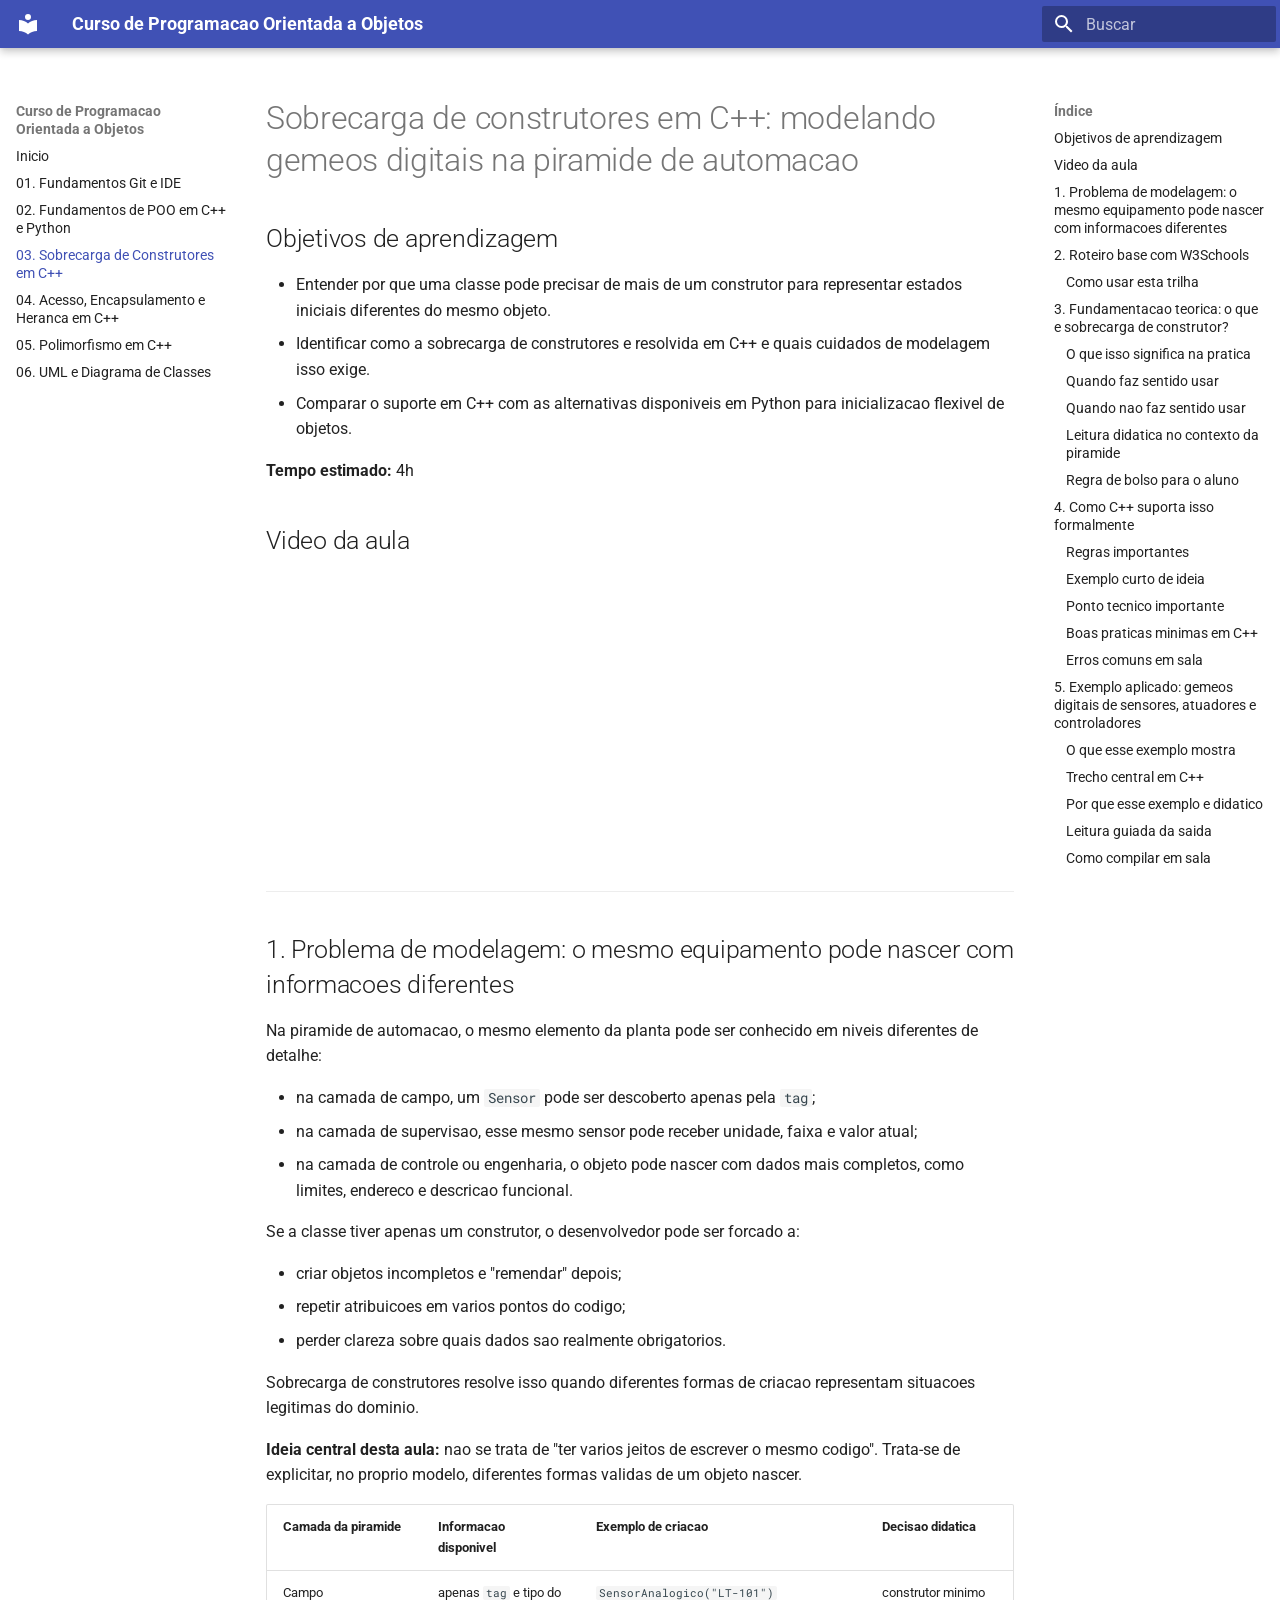
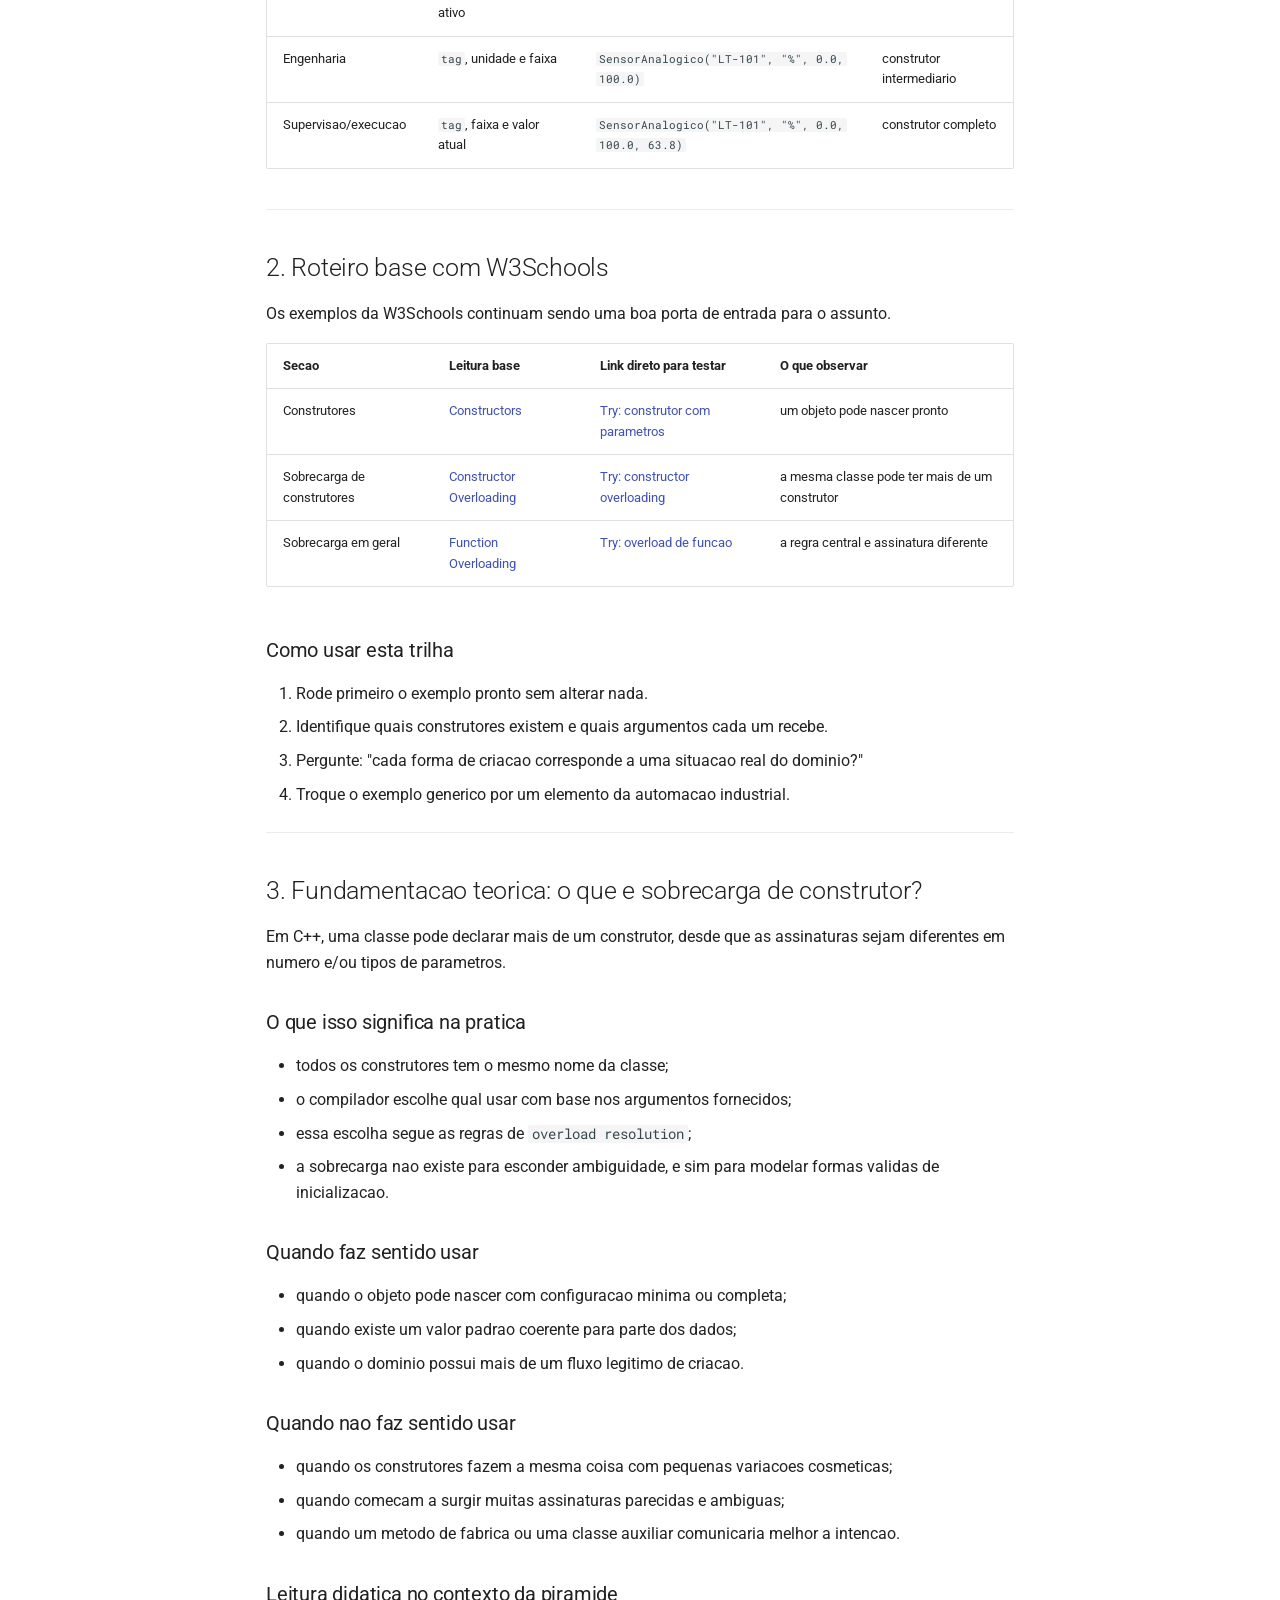
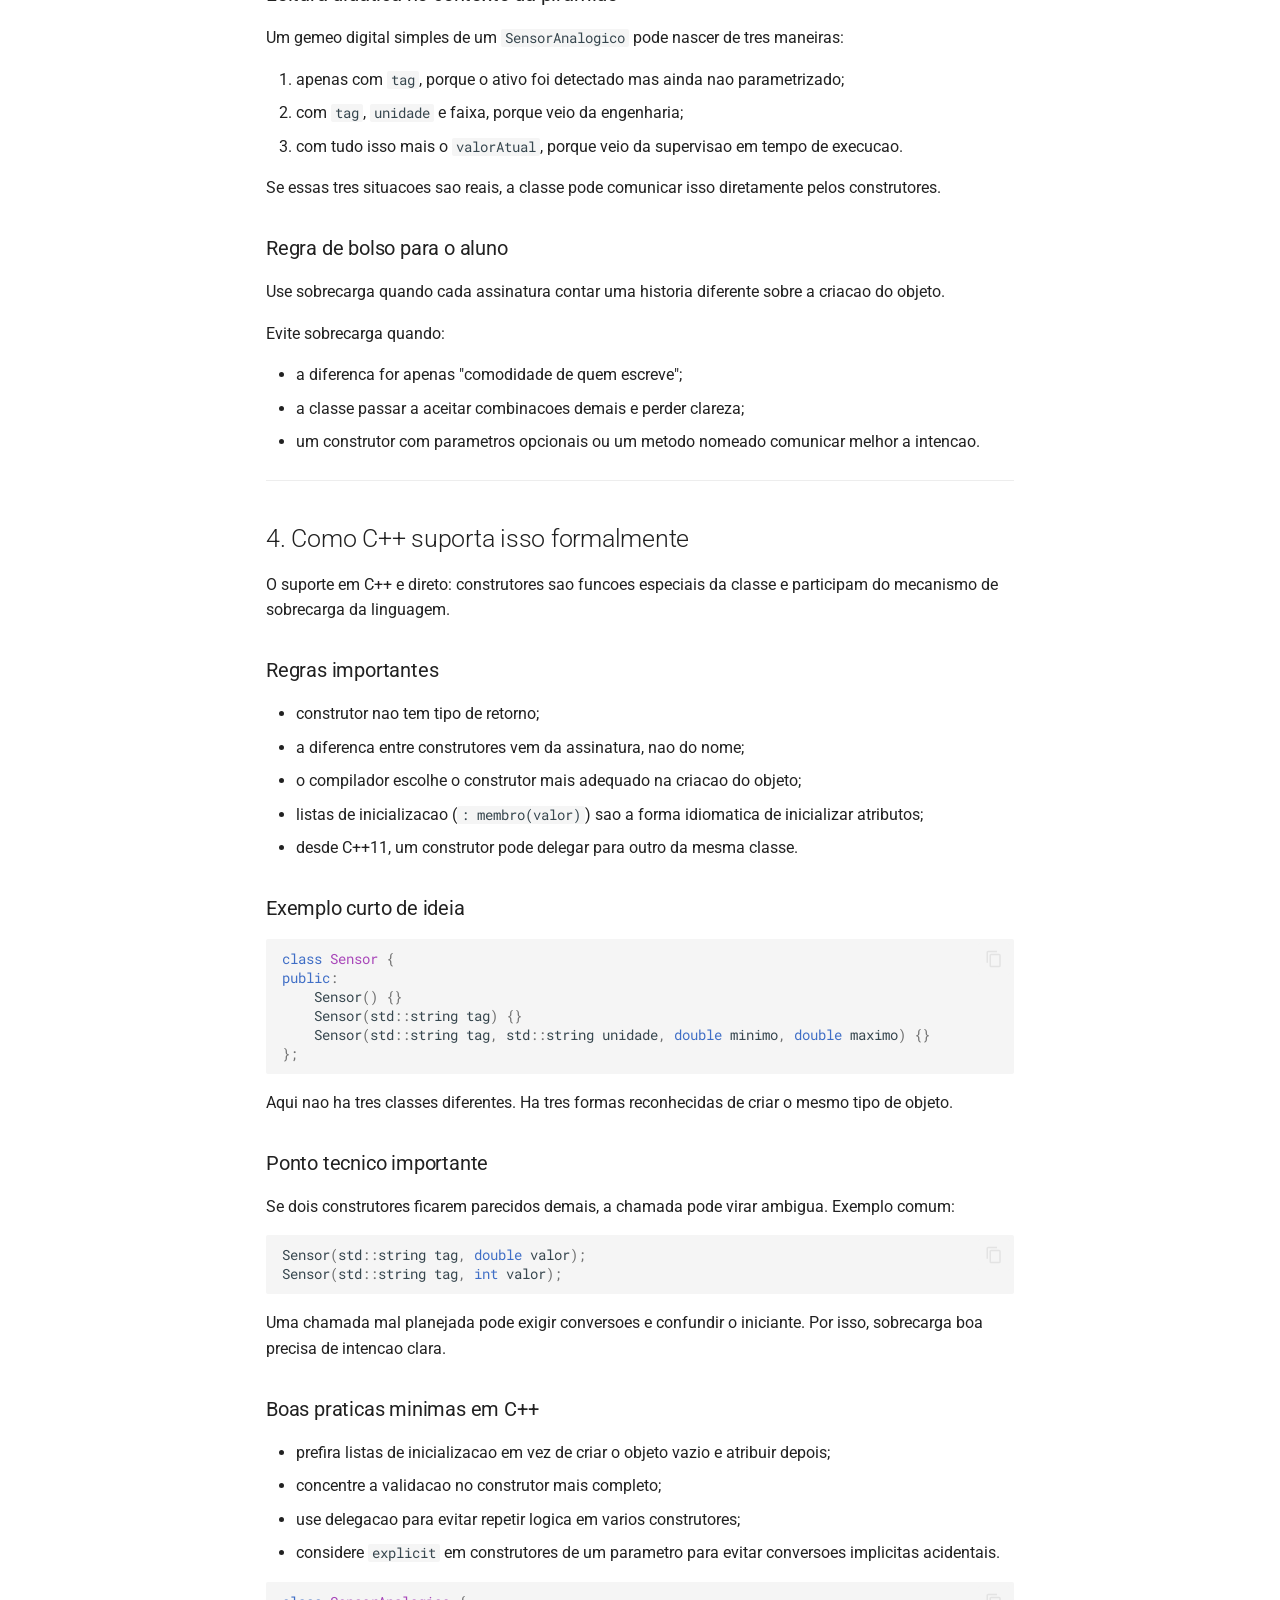
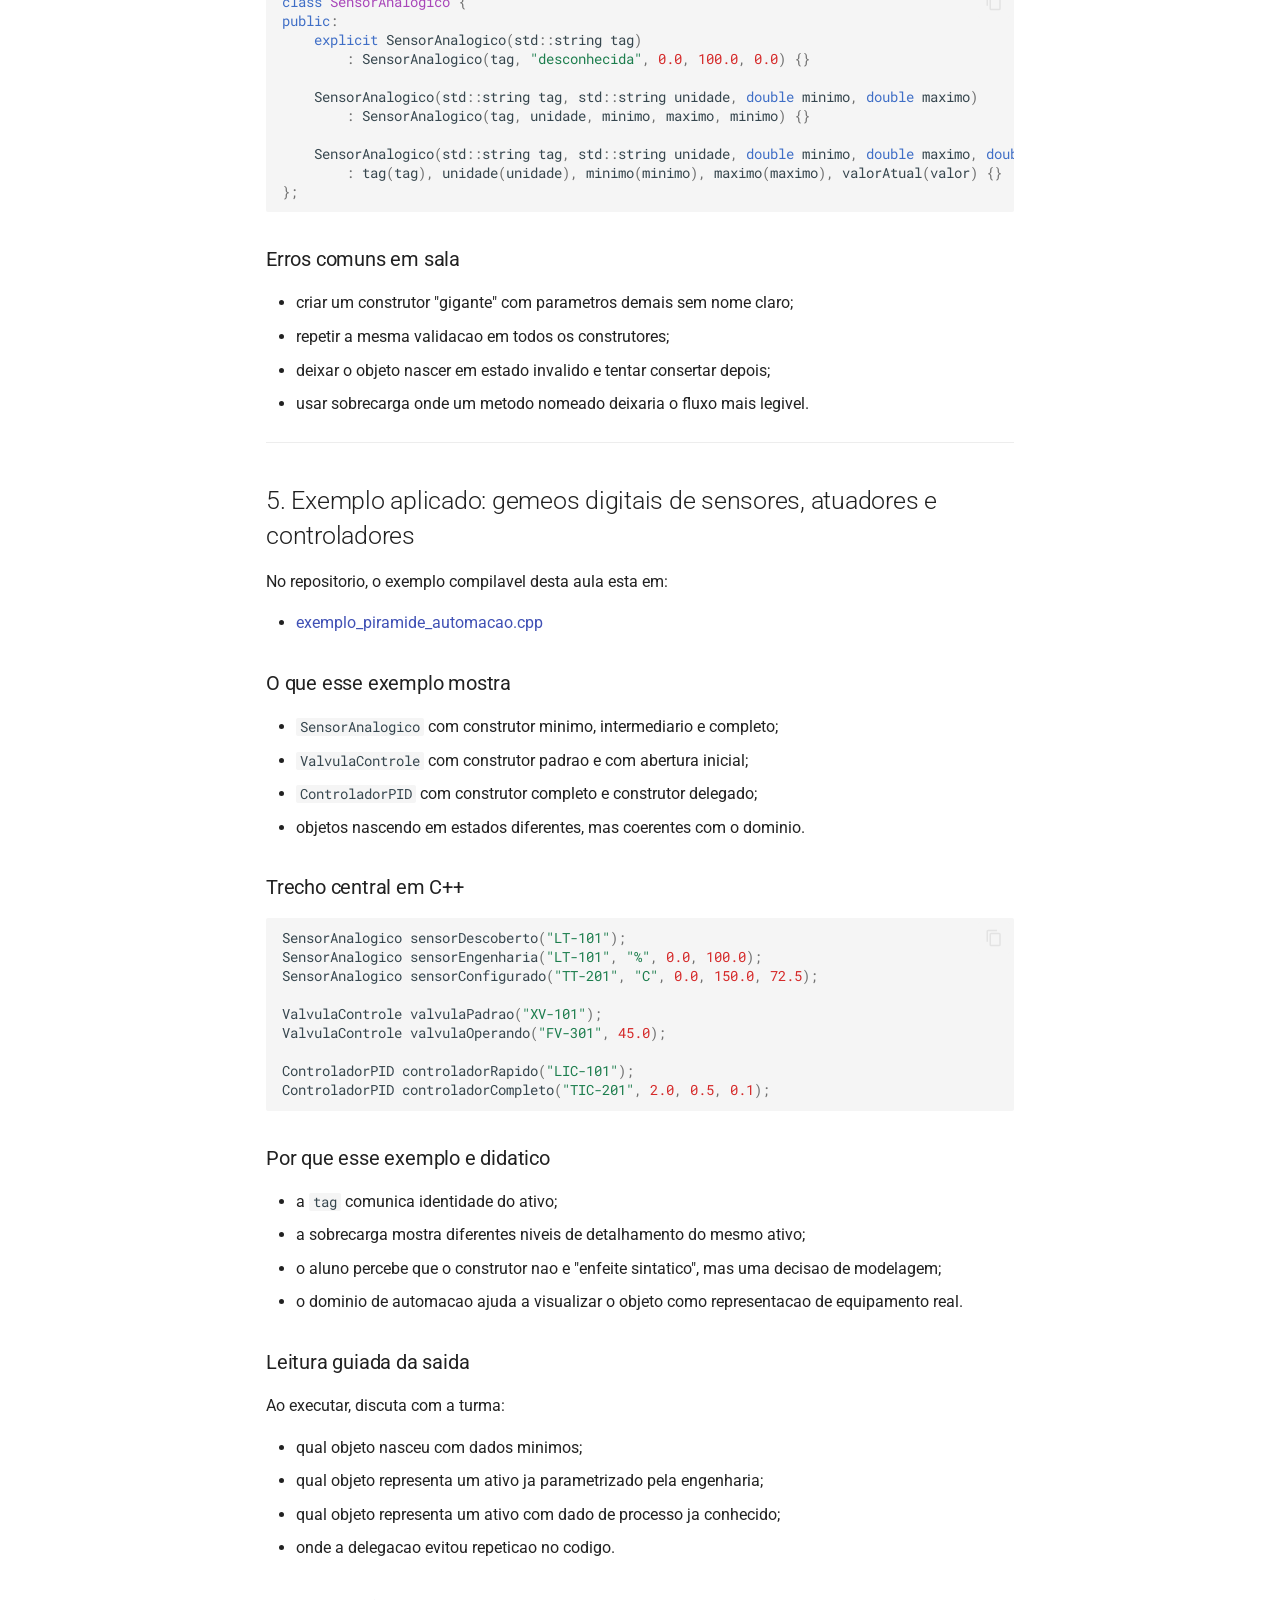
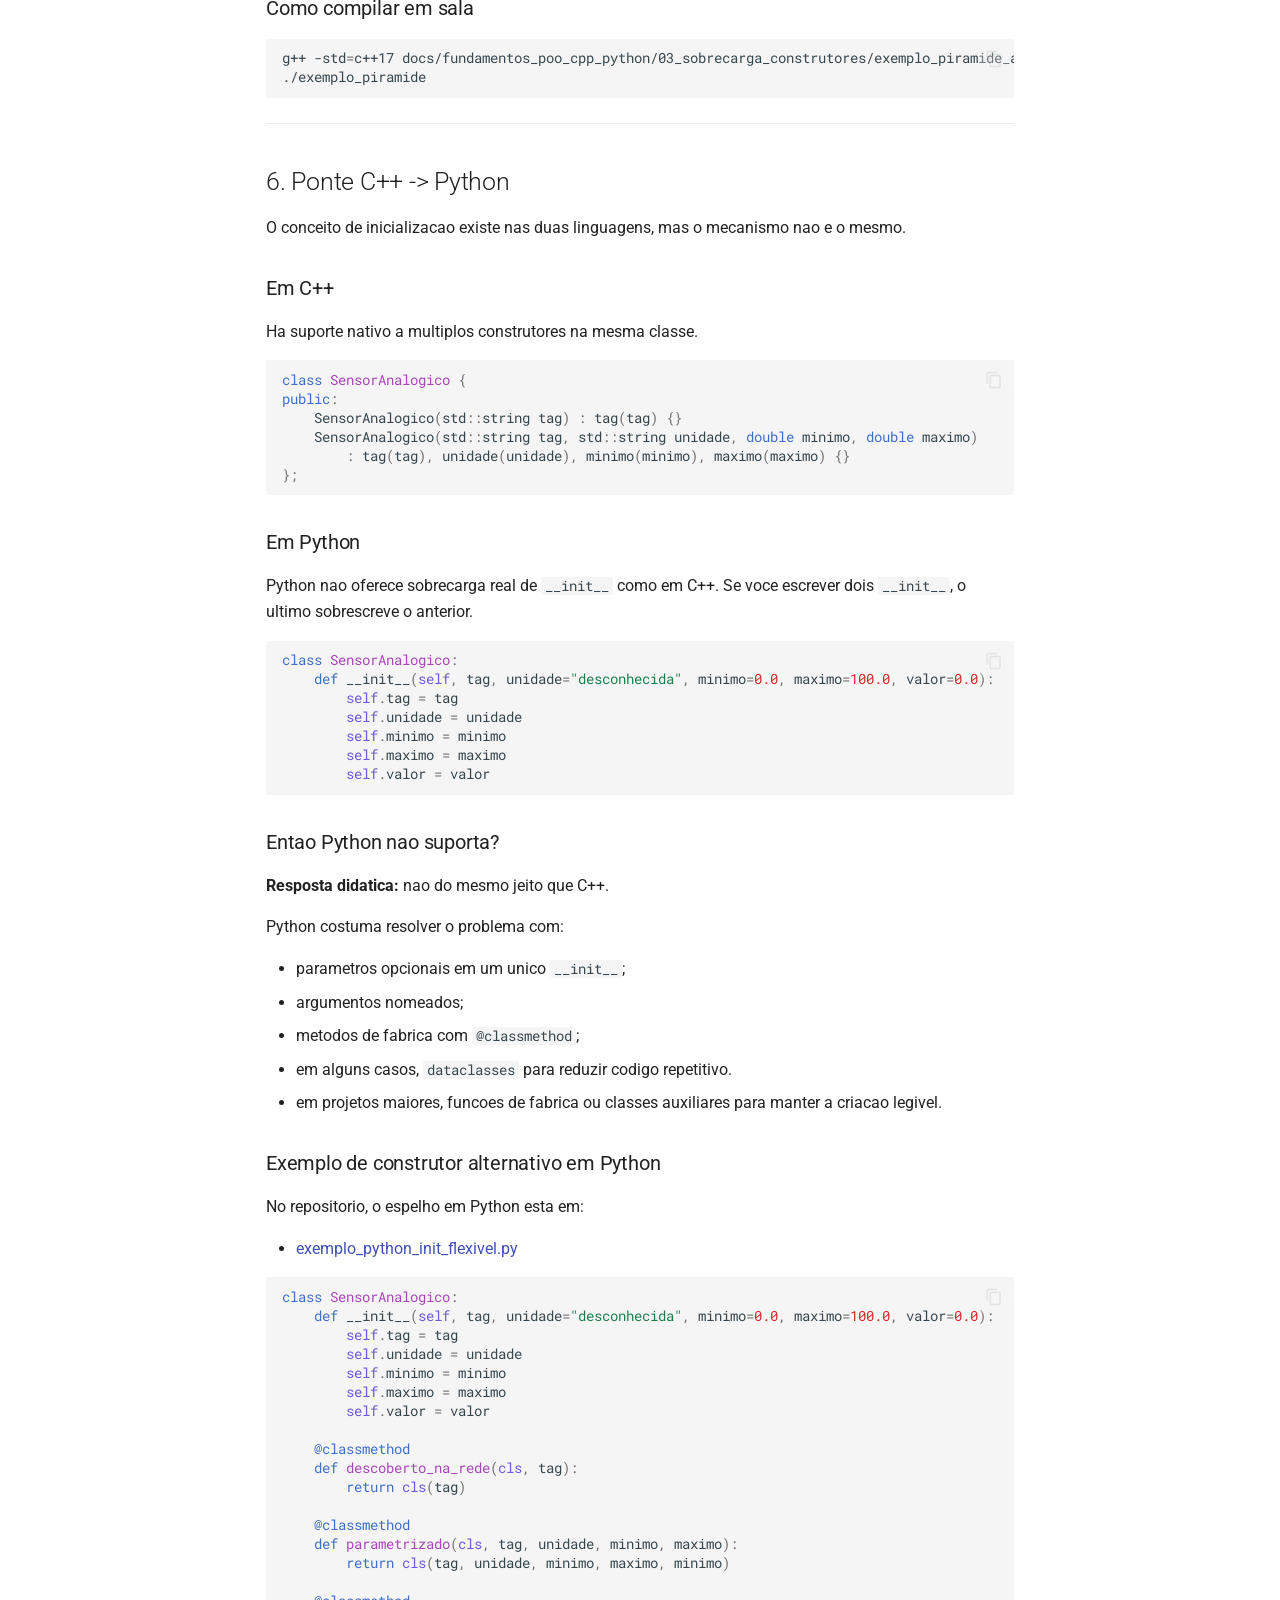
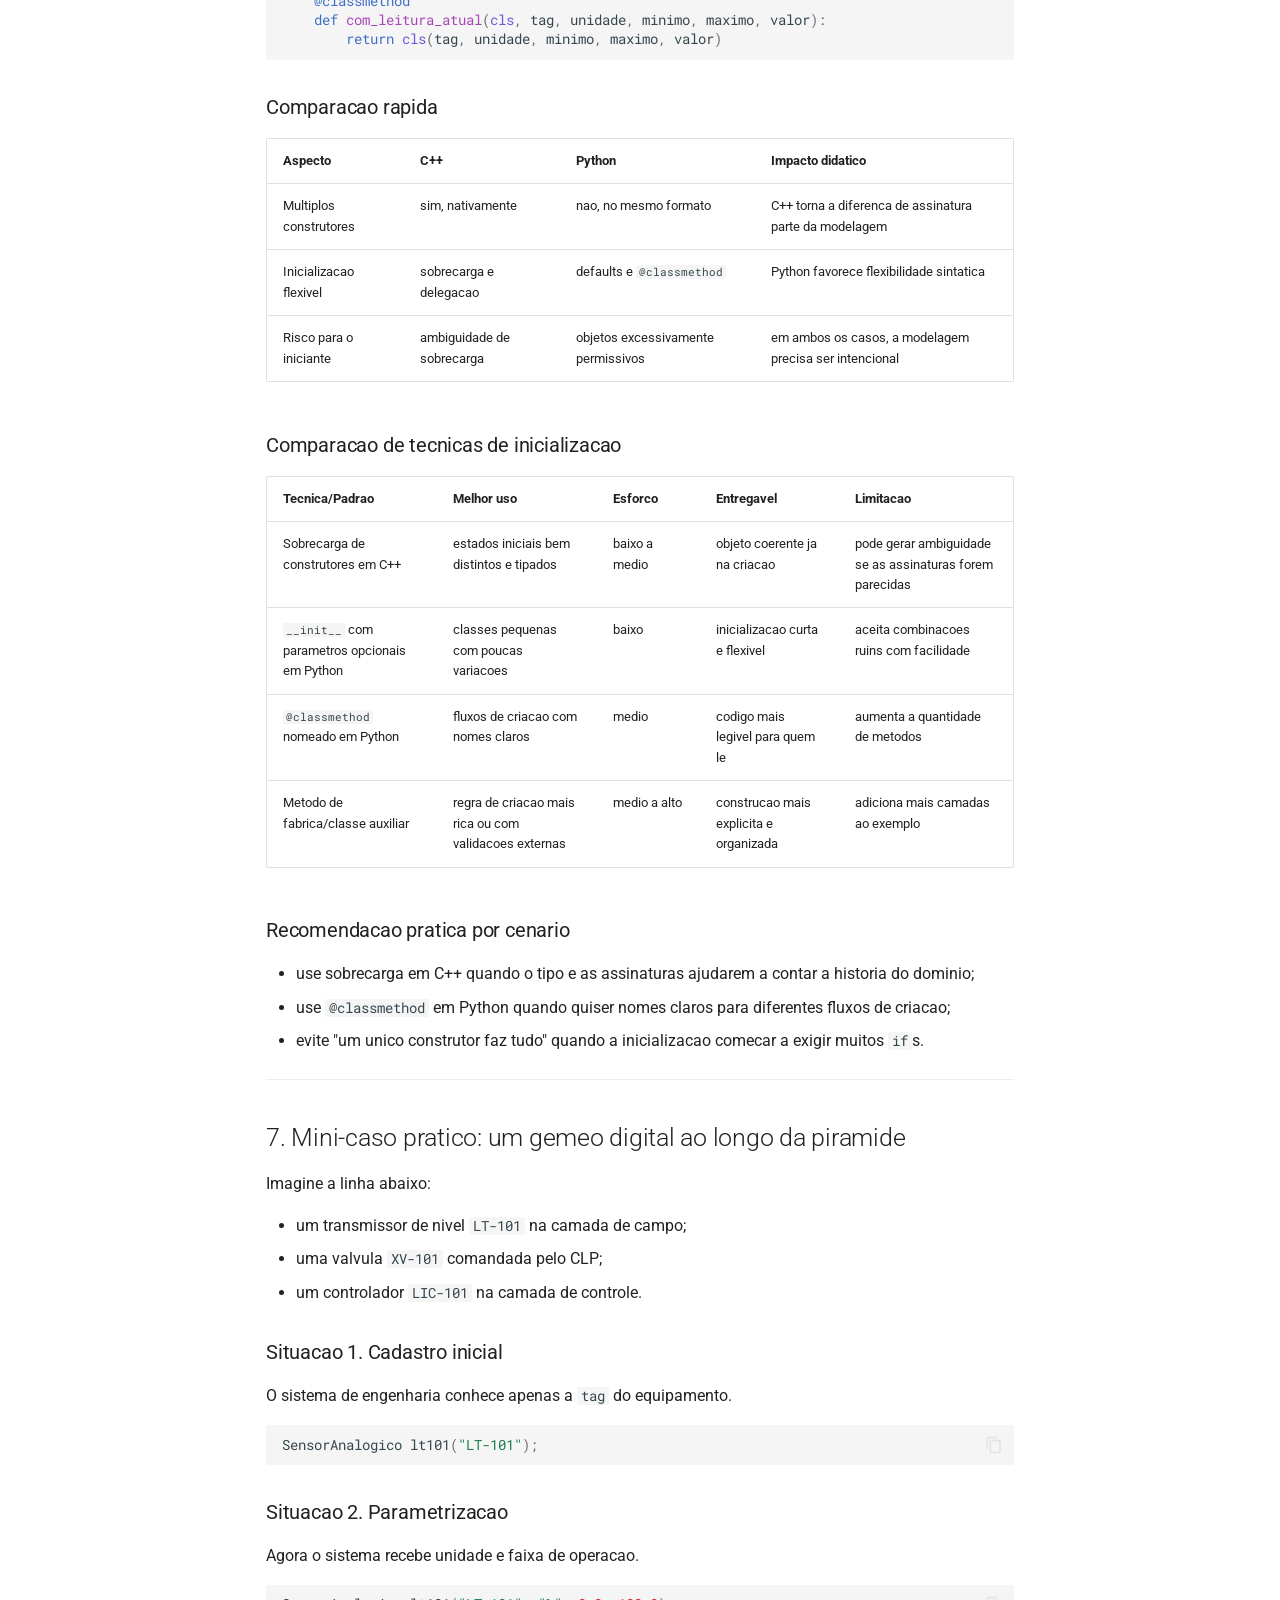
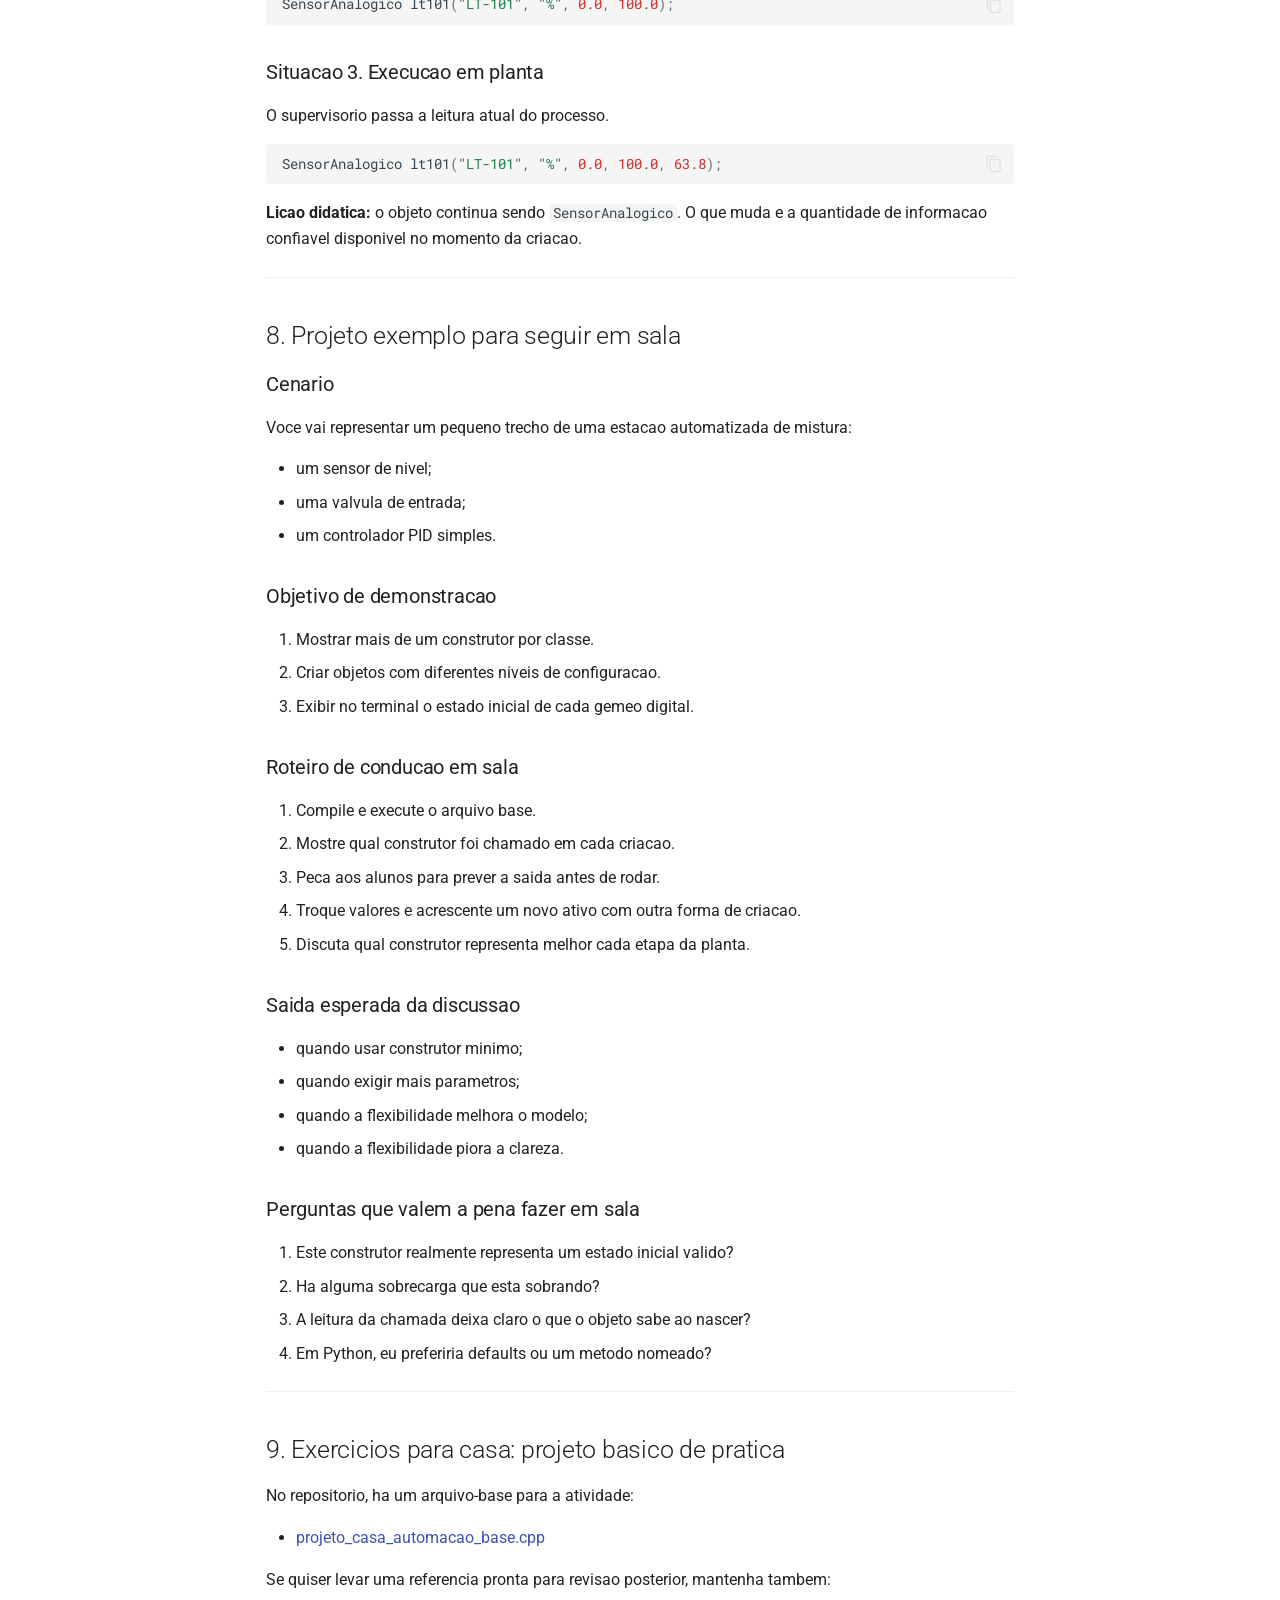
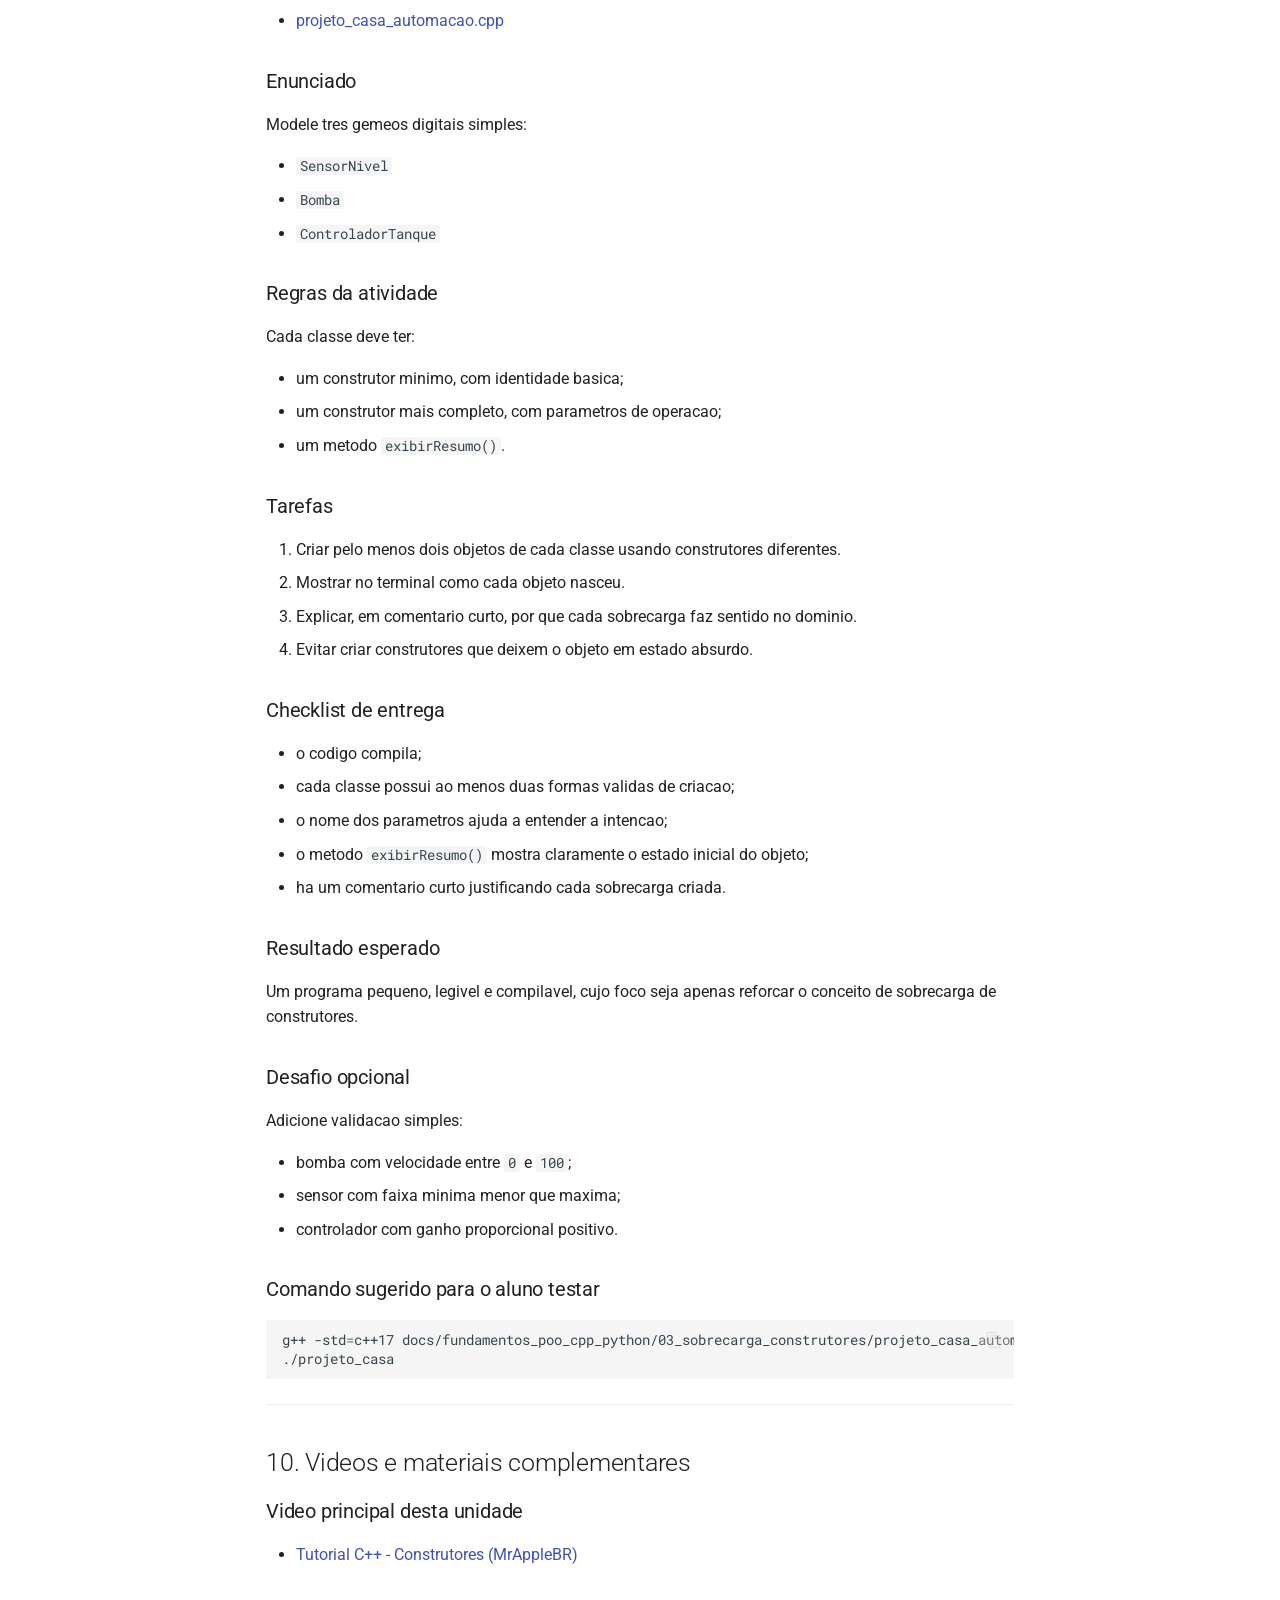
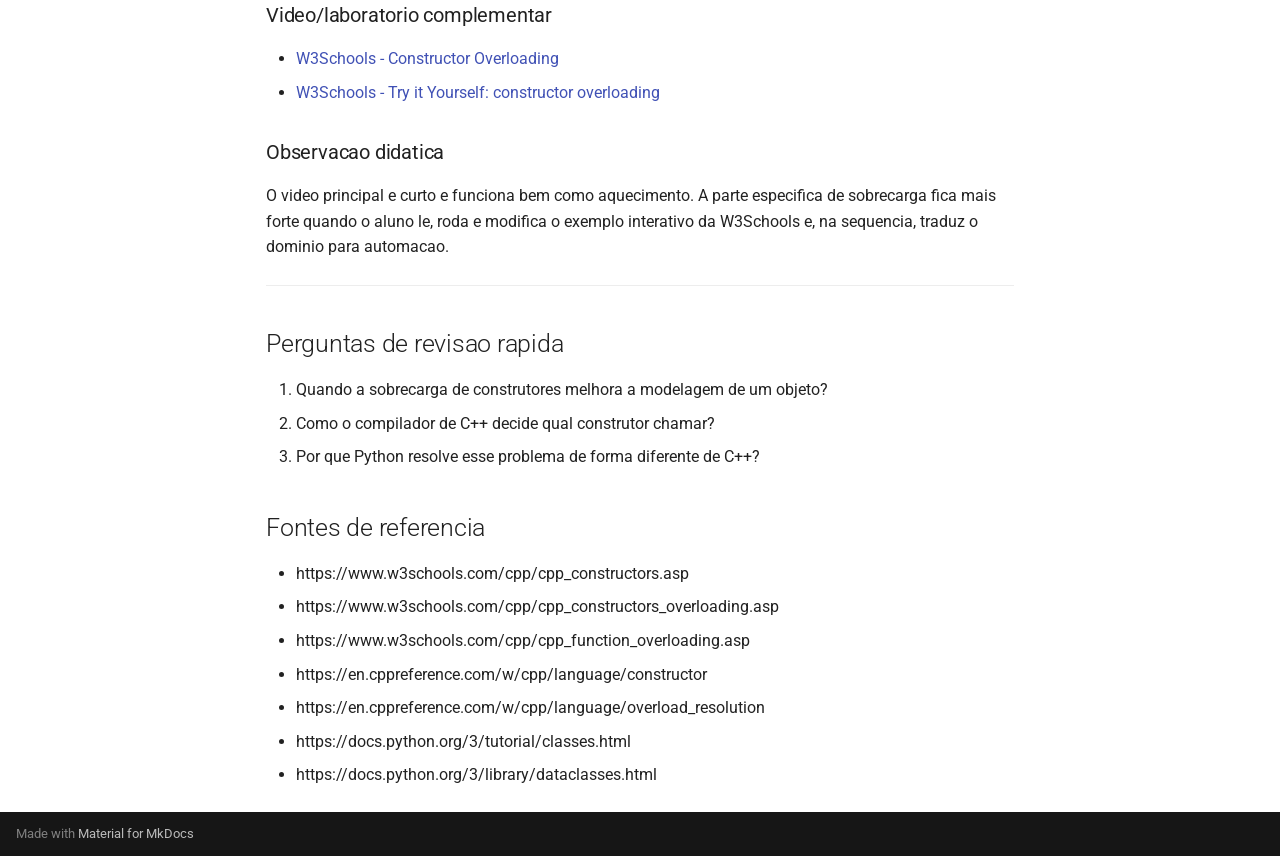
<file: fundamentos_poo_cpp_python/03_sobrecarga_construtores/index.html>
<!doctype html>
<html lang="pt" class="no-js">
  <head>
    
      <meta charset="utf-8">
      <meta name="viewport" content="width=device-width,initial-scale=1">
      
        <meta name="description" content="Trilha de POO para Engenharia com C++ e Python">
      
      
      
      
        <link rel="prev" href="../">
      
      
        <link rel="next" href="../04_encapsulamento_heranca/">
      
      
        
      
      
      <link rel="icon" href="../../assets/images/favicon.png">
      <meta name="generator" content="mkdocs-1.6.1, mkdocs-material-9.7.4">
    
    
      
        <title>03. Sobrecarga de Construtores em C++ - Curso de Programacao Orientada a Objetos</title>
      
    
    
      <link rel="stylesheet" href="../../assets/stylesheets/main.484c7ddc.min.css">
      
      


    
    
      
    
    
      
        
        
        <link rel="preconnect" href="https://fonts.gstatic.com" crossorigin>
        <link rel="stylesheet" href="https://fonts.googleapis.com/css?family=Roboto:300,300i,400,400i,700,700i%7CRoboto+Mono:400,400i,700,700i&display=fallback">
        <style>:root{--md-text-font:"Roboto";--md-code-font:"Roboto Mono"}</style>
      
    
    
      <link rel="stylesheet" href="../../stylesheets/extra.css">
    
    <script>__md_scope=new URL("../..",location),__md_hash=e=>[...e].reduce(((e,_)=>(e<<5)-e+_.charCodeAt(0)),0),__md_get=(e,_=localStorage,t=__md_scope)=>JSON.parse(_.getItem(t.pathname+"."+e)),__md_set=(e,_,t=localStorage,a=__md_scope)=>{try{t.setItem(a.pathname+"."+e,JSON.stringify(_))}catch(e){}}</script>
    
      

    
    
  </head>
  
  
    <body dir="ltr">
  
    
    <input class="md-toggle" data-md-toggle="drawer" type="checkbox" id="__drawer" autocomplete="off">
    <input class="md-toggle" data-md-toggle="search" type="checkbox" id="__search" autocomplete="off">
    <label class="md-overlay" for="__drawer"></label>
    <div data-md-component="skip">
      
        
        <a href="#sobrecarga-de-construtores-em-c-modelando-gemeos-digitais-na-piramide-de-automacao" class="md-skip">
          Pular para conteúdo
        </a>
      
    </div>
    <div data-md-component="announce">
      
    </div>
    
    
      

  

<header class="md-header md-header--shadow" data-md-component="header">
  <nav class="md-header__inner md-grid" aria-label="Cabeçalho">
    <a href="../.." title="Curso de Programacao Orientada a Objetos" class="md-header__button md-logo" aria-label="Curso de Programacao Orientada a Objetos" data-md-component="logo">
      
  
  <svg xmlns="http://www.w3.org/2000/svg" viewBox="0 0 24 24"><path d="M12 8a3 3 0 0 0 3-3 3 3 0 0 0-3-3 3 3 0 0 0-3 3 3 3 0 0 0 3 3m0 3.54C9.64 9.35 6.5 8 3 8v11c3.5 0 6.64 1.35 9 3.54 2.36-2.19 5.5-3.54 9-3.54V8c-3.5 0-6.64 1.35-9 3.54"/></svg>

    </a>
    <label class="md-header__button md-icon" for="__drawer">
      
      <svg xmlns="http://www.w3.org/2000/svg" viewBox="0 0 24 24"><path d="M3 6h18v2H3zm0 5h18v2H3zm0 5h18v2H3z"/></svg>
    </label>
    <div class="md-header__title" data-md-component="header-title">
      <div class="md-header__ellipsis">
        <div class="md-header__topic">
          <span class="md-ellipsis">
            Curso de Programacao Orientada a Objetos
          </span>
        </div>
        <div class="md-header__topic" data-md-component="header-topic">
          <span class="md-ellipsis">
            
              03. Sobrecarga de Construtores em C++
            
          </span>
        </div>
      </div>
    </div>
    
    
      <script>var palette=__md_get("__palette");if(palette&&palette.color){if("(prefers-color-scheme)"===palette.color.media){var media=matchMedia("(prefers-color-scheme: light)"),input=document.querySelector(media.matches?"[data-md-color-media='(prefers-color-scheme: light)']":"[data-md-color-media='(prefers-color-scheme: dark)']");palette.color.media=input.getAttribute("data-md-color-media"),palette.color.scheme=input.getAttribute("data-md-color-scheme"),palette.color.primary=input.getAttribute("data-md-color-primary"),palette.color.accent=input.getAttribute("data-md-color-accent")}for(var[key,value]of Object.entries(palette.color))document.body.setAttribute("data-md-color-"+key,value)}</script>
    
    
    
      
      
        <label class="md-header__button md-icon" for="__search">
          
          <svg xmlns="http://www.w3.org/2000/svg" viewBox="0 0 24 24"><path d="M9.5 3A6.5 6.5 0 0 1 16 9.5c0 1.61-.59 3.09-1.56 4.23l.27.27h.79l5 5-1.5 1.5-5-5v-.79l-.27-.27A6.52 6.52 0 0 1 9.5 16 6.5 6.5 0 0 1 3 9.5 6.5 6.5 0 0 1 9.5 3m0 2C7 5 5 7 5 9.5S7 14 9.5 14 14 12 14 9.5 12 5 9.5 5"/></svg>
        </label>
        <div class="md-search" data-md-component="search" role="dialog">
  <label class="md-search__overlay" for="__search"></label>
  <div class="md-search__inner" role="search">
    <form class="md-search__form" name="search">
      <input type="text" class="md-search__input" name="query" aria-label="Buscar" placeholder="Buscar" autocapitalize="off" autocorrect="off" autocomplete="off" spellcheck="false" data-md-component="search-query" required>
      <label class="md-search__icon md-icon" for="__search">
        
        <svg xmlns="http://www.w3.org/2000/svg" viewBox="0 0 24 24"><path d="M9.5 3A6.5 6.5 0 0 1 16 9.5c0 1.61-.59 3.09-1.56 4.23l.27.27h.79l5 5-1.5 1.5-5-5v-.79l-.27-.27A6.52 6.52 0 0 1 9.5 16 6.5 6.5 0 0 1 3 9.5 6.5 6.5 0 0 1 9.5 3m0 2C7 5 5 7 5 9.5S7 14 9.5 14 14 12 14 9.5 12 5 9.5 5"/></svg>
        
        <svg xmlns="http://www.w3.org/2000/svg" viewBox="0 0 24 24"><path d="M20 11v2H8l5.5 5.5-1.42 1.42L4.16 12l7.92-7.92L13.5 5.5 8 11z"/></svg>
      </label>
      <nav class="md-search__options" aria-label="Pesquisar">
        
        <button type="reset" class="md-search__icon md-icon" title="Limpar" aria-label="Limpar" tabindex="-1">
          
          <svg xmlns="http://www.w3.org/2000/svg" viewBox="0 0 24 24"><path d="M19 6.41 17.59 5 12 10.59 6.41 5 5 6.41 10.59 12 5 17.59 6.41 19 12 13.41 17.59 19 19 17.59 13.41 12z"/></svg>
        </button>
      </nav>
      
    </form>
    <div class="md-search__output">
      <div class="md-search__scrollwrap" tabindex="0" data-md-scrollfix>
        <div class="md-search-result" data-md-component="search-result">
          <div class="md-search-result__meta">
            Inicializando busca
          </div>
          <ol class="md-search-result__list" role="presentation"></ol>
        </div>
      </div>
    </div>
  </div>
</div>
      
    
    
  </nav>
  
</header>
    
    <div class="md-container" data-md-component="container">
      
      
        
          
        
      
      <main class="md-main" data-md-component="main">
        <div class="md-main__inner md-grid">
          
            
              
              <div class="md-sidebar md-sidebar--primary" data-md-component="sidebar" data-md-type="navigation" >
                <div class="md-sidebar__scrollwrap">
                  <div class="md-sidebar__inner">
                    



<nav class="md-nav md-nav--primary" aria-label="Navegação" data-md-level="0">
  <label class="md-nav__title" for="__drawer">
    <a href="../.." title="Curso de Programacao Orientada a Objetos" class="md-nav__button md-logo" aria-label="Curso de Programacao Orientada a Objetos" data-md-component="logo">
      
  
  <svg xmlns="http://www.w3.org/2000/svg" viewBox="0 0 24 24"><path d="M12 8a3 3 0 0 0 3-3 3 3 0 0 0-3-3 3 3 0 0 0-3 3 3 3 0 0 0 3 3m0 3.54C9.64 9.35 6.5 8 3 8v11c3.5 0 6.64 1.35 9 3.54 2.36-2.19 5.5-3.54 9-3.54V8c-3.5 0-6.64 1.35-9 3.54"/></svg>

    </a>
    Curso de Programacao Orientada a Objetos
  </label>
  
  <ul class="md-nav__list" data-md-scrollfix>
    
      
      
  
  
  
  
    <li class="md-nav__item">
      <a href="../.." class="md-nav__link">
        
  
  
  <span class="md-ellipsis">
    
  
    Inicio
  

    
  </span>
  
  

      </a>
    </li>
  

    
      
      
  
  
  
  
    <li class="md-nav__item">
      <a href="../../fundamentos_git_ide/" class="md-nav__link">
        
  
  
  <span class="md-ellipsis">
    
  
    01. Fundamentos Git e IDE
  

    
  </span>
  
  

      </a>
    </li>
  

    
      
      
  
  
  
  
    <li class="md-nav__item">
      <a href="../" class="md-nav__link">
        
  
  
  <span class="md-ellipsis">
    
  
    02. Fundamentos de POO em C++ e Python
  

    
  </span>
  
  

      </a>
    </li>
  

    
      
      
  
  
    
  
  
  
    <li class="md-nav__item md-nav__item--active">
      
      <input class="md-nav__toggle md-toggle" type="checkbox" id="__toc">
      
      
        
      
      
        <label class="md-nav__link md-nav__link--active" for="__toc">
          
  
  
  <span class="md-ellipsis">
    
  
    03. Sobrecarga de Construtores em C++
  

    
  </span>
  
  

          <span class="md-nav__icon md-icon"></span>
        </label>
      
      <a href="./" class="md-nav__link md-nav__link--active">
        
  
  
  <span class="md-ellipsis">
    
  
    03. Sobrecarga de Construtores em C++
  

    
  </span>
  
  

      </a>
      
        

<nav class="md-nav md-nav--secondary" aria-label="Índice">
  
  
  
    
  
  
    <label class="md-nav__title" for="__toc">
      <span class="md-nav__icon md-icon"></span>
      Índice
    </label>
    <ul class="md-nav__list" data-md-component="toc" data-md-scrollfix>
      
        <li class="md-nav__item">
  <a href="#objetivos-de-aprendizagem" class="md-nav__link">
    <span class="md-ellipsis">
      
        Objetivos de aprendizagem
      
    </span>
  </a>
  
</li>
      
        <li class="md-nav__item">
  <a href="#video-da-aula" class="md-nav__link">
    <span class="md-ellipsis">
      
        Video da aula
      
    </span>
  </a>
  
</li>
      
        <li class="md-nav__item">
  <a href="#1-problema-de-modelagem-o-mesmo-equipamento-pode-nascer-com-informacoes-diferentes" class="md-nav__link">
    <span class="md-ellipsis">
      
        1. Problema de modelagem: o mesmo equipamento pode nascer com informacoes diferentes
      
    </span>
  </a>
  
</li>
      
        <li class="md-nav__item">
  <a href="#2-roteiro-base-com-w3schools" class="md-nav__link">
    <span class="md-ellipsis">
      
        2. Roteiro base com W3Schools
      
    </span>
  </a>
  
    <nav class="md-nav" aria-label="2. Roteiro base com W3Schools">
      <ul class="md-nav__list">
        
          <li class="md-nav__item">
  <a href="#como-usar-esta-trilha" class="md-nav__link">
    <span class="md-ellipsis">
      
        Como usar esta trilha
      
    </span>
  </a>
  
</li>
        
      </ul>
    </nav>
  
</li>
      
        <li class="md-nav__item">
  <a href="#3-fundamentacao-teorica-o-que-e-sobrecarga-de-construtor" class="md-nav__link">
    <span class="md-ellipsis">
      
        3. Fundamentacao teorica: o que e sobrecarga de construtor?
      
    </span>
  </a>
  
    <nav class="md-nav" aria-label="3. Fundamentacao teorica: o que e sobrecarga de construtor?">
      <ul class="md-nav__list">
        
          <li class="md-nav__item">
  <a href="#o-que-isso-significa-na-pratica" class="md-nav__link">
    <span class="md-ellipsis">
      
        O que isso significa na pratica
      
    </span>
  </a>
  
</li>
        
          <li class="md-nav__item">
  <a href="#quando-faz-sentido-usar" class="md-nav__link">
    <span class="md-ellipsis">
      
        Quando faz sentido usar
      
    </span>
  </a>
  
</li>
        
          <li class="md-nav__item">
  <a href="#quando-nao-faz-sentido-usar" class="md-nav__link">
    <span class="md-ellipsis">
      
        Quando nao faz sentido usar
      
    </span>
  </a>
  
</li>
        
          <li class="md-nav__item">
  <a href="#leitura-didatica-no-contexto-da-piramide" class="md-nav__link">
    <span class="md-ellipsis">
      
        Leitura didatica no contexto da piramide
      
    </span>
  </a>
  
</li>
        
          <li class="md-nav__item">
  <a href="#regra-de-bolso-para-o-aluno" class="md-nav__link">
    <span class="md-ellipsis">
      
        Regra de bolso para o aluno
      
    </span>
  </a>
  
</li>
        
      </ul>
    </nav>
  
</li>
      
        <li class="md-nav__item">
  <a href="#4-como-c-suporta-isso-formalmente" class="md-nav__link">
    <span class="md-ellipsis">
      
        4. Como C++ suporta isso formalmente
      
    </span>
  </a>
  
    <nav class="md-nav" aria-label="4. Como C++ suporta isso formalmente">
      <ul class="md-nav__list">
        
          <li class="md-nav__item">
  <a href="#regras-importantes" class="md-nav__link">
    <span class="md-ellipsis">
      
        Regras importantes
      
    </span>
  </a>
  
</li>
        
          <li class="md-nav__item">
  <a href="#exemplo-curto-de-ideia" class="md-nav__link">
    <span class="md-ellipsis">
      
        Exemplo curto de ideia
      
    </span>
  </a>
  
</li>
        
          <li class="md-nav__item">
  <a href="#ponto-tecnico-importante" class="md-nav__link">
    <span class="md-ellipsis">
      
        Ponto tecnico importante
      
    </span>
  </a>
  
</li>
        
          <li class="md-nav__item">
  <a href="#boas-praticas-minimas-em-c" class="md-nav__link">
    <span class="md-ellipsis">
      
        Boas praticas minimas em C++
      
    </span>
  </a>
  
</li>
        
          <li class="md-nav__item">
  <a href="#erros-comuns-em-sala" class="md-nav__link">
    <span class="md-ellipsis">
      
        Erros comuns em sala
      
    </span>
  </a>
  
</li>
        
      </ul>
    </nav>
  
</li>
      
        <li class="md-nav__item">
  <a href="#5-exemplo-aplicado-gemeos-digitais-de-sensores-atuadores-e-controladores" class="md-nav__link">
    <span class="md-ellipsis">
      
        5. Exemplo aplicado: gemeos digitais de sensores, atuadores e controladores
      
    </span>
  </a>
  
    <nav class="md-nav" aria-label="5. Exemplo aplicado: gemeos digitais de sensores, atuadores e controladores">
      <ul class="md-nav__list">
        
          <li class="md-nav__item">
  <a href="#o-que-esse-exemplo-mostra" class="md-nav__link">
    <span class="md-ellipsis">
      
        O que esse exemplo mostra
      
    </span>
  </a>
  
</li>
        
          <li class="md-nav__item">
  <a href="#trecho-central-em-c" class="md-nav__link">
    <span class="md-ellipsis">
      
        Trecho central em C++
      
    </span>
  </a>
  
</li>
        
          <li class="md-nav__item">
  <a href="#por-que-esse-exemplo-e-didatico" class="md-nav__link">
    <span class="md-ellipsis">
      
        Por que esse exemplo e didatico
      
    </span>
  </a>
  
</li>
        
          <li class="md-nav__item">
  <a href="#leitura-guiada-da-saida" class="md-nav__link">
    <span class="md-ellipsis">
      
        Leitura guiada da saida
      
    </span>
  </a>
  
</li>
        
          <li class="md-nav__item">
  <a href="#como-compilar-em-sala" class="md-nav__link">
    <span class="md-ellipsis">
      
        Como compilar em sala
      
    </span>
  </a>
  
</li>
        
      </ul>
    </nav>
  
</li>
      
        <li class="md-nav__item">
  <a href="#6-ponte-c-python" class="md-nav__link">
    <span class="md-ellipsis">
      
        6. Ponte C++ -&gt; Python
      
    </span>
  </a>
  
    <nav class="md-nav" aria-label="6. Ponte C++ -&gt; Python">
      <ul class="md-nav__list">
        
          <li class="md-nav__item">
  <a href="#em-c" class="md-nav__link">
    <span class="md-ellipsis">
      
        Em C++
      
    </span>
  </a>
  
</li>
        
          <li class="md-nav__item">
  <a href="#em-python" class="md-nav__link">
    <span class="md-ellipsis">
      
        Em Python
      
    </span>
  </a>
  
</li>
        
          <li class="md-nav__item">
  <a href="#entao-python-nao-suporta" class="md-nav__link">
    <span class="md-ellipsis">
      
        Entao Python nao suporta?
      
    </span>
  </a>
  
</li>
        
          <li class="md-nav__item">
  <a href="#exemplo-de-construtor-alternativo-em-python" class="md-nav__link">
    <span class="md-ellipsis">
      
        Exemplo de construtor alternativo em Python
      
    </span>
  </a>
  
</li>
        
          <li class="md-nav__item">
  <a href="#comparacao-rapida" class="md-nav__link">
    <span class="md-ellipsis">
      
        Comparacao rapida
      
    </span>
  </a>
  
</li>
        
          <li class="md-nav__item">
  <a href="#comparacao-de-tecnicas-de-inicializacao" class="md-nav__link">
    <span class="md-ellipsis">
      
        Comparacao de tecnicas de inicializacao
      
    </span>
  </a>
  
</li>
        
          <li class="md-nav__item">
  <a href="#recomendacao-pratica-por-cenario" class="md-nav__link">
    <span class="md-ellipsis">
      
        Recomendacao pratica por cenario
      
    </span>
  </a>
  
</li>
        
      </ul>
    </nav>
  
</li>
      
        <li class="md-nav__item">
  <a href="#7-mini-caso-pratico-um-gemeo-digital-ao-longo-da-piramide" class="md-nav__link">
    <span class="md-ellipsis">
      
        7. Mini-caso pratico: um gemeo digital ao longo da piramide
      
    </span>
  </a>
  
    <nav class="md-nav" aria-label="7. Mini-caso pratico: um gemeo digital ao longo da piramide">
      <ul class="md-nav__list">
        
          <li class="md-nav__item">
  <a href="#situacao-1-cadastro-inicial" class="md-nav__link">
    <span class="md-ellipsis">
      
        Situacao 1. Cadastro inicial
      
    </span>
  </a>
  
</li>
        
          <li class="md-nav__item">
  <a href="#situacao-2-parametrizacao" class="md-nav__link">
    <span class="md-ellipsis">
      
        Situacao 2. Parametrizacao
      
    </span>
  </a>
  
</li>
        
          <li class="md-nav__item">
  <a href="#situacao-3-execucao-em-planta" class="md-nav__link">
    <span class="md-ellipsis">
      
        Situacao 3. Execucao em planta
      
    </span>
  </a>
  
</li>
        
      </ul>
    </nav>
  
</li>
      
        <li class="md-nav__item">
  <a href="#8-projeto-exemplo-para-seguir-em-sala" class="md-nav__link">
    <span class="md-ellipsis">
      
        8. Projeto exemplo para seguir em sala
      
    </span>
  </a>
  
    <nav class="md-nav" aria-label="8. Projeto exemplo para seguir em sala">
      <ul class="md-nav__list">
        
          <li class="md-nav__item">
  <a href="#cenario" class="md-nav__link">
    <span class="md-ellipsis">
      
        Cenario
      
    </span>
  </a>
  
</li>
        
          <li class="md-nav__item">
  <a href="#objetivo-de-demonstracao" class="md-nav__link">
    <span class="md-ellipsis">
      
        Objetivo de demonstracao
      
    </span>
  </a>
  
</li>
        
          <li class="md-nav__item">
  <a href="#roteiro-de-conducao-em-sala" class="md-nav__link">
    <span class="md-ellipsis">
      
        Roteiro de conducao em sala
      
    </span>
  </a>
  
</li>
        
          <li class="md-nav__item">
  <a href="#saida-esperada-da-discussao" class="md-nav__link">
    <span class="md-ellipsis">
      
        Saida esperada da discussao
      
    </span>
  </a>
  
</li>
        
          <li class="md-nav__item">
  <a href="#perguntas-que-valem-a-pena-fazer-em-sala" class="md-nav__link">
    <span class="md-ellipsis">
      
        Perguntas que valem a pena fazer em sala
      
    </span>
  </a>
  
</li>
        
      </ul>
    </nav>
  
</li>
      
        <li class="md-nav__item">
  <a href="#9-exercicios-para-casa-projeto-basico-de-pratica" class="md-nav__link">
    <span class="md-ellipsis">
      
        9. Exercicios para casa: projeto basico de pratica
      
    </span>
  </a>
  
    <nav class="md-nav" aria-label="9. Exercicios para casa: projeto basico de pratica">
      <ul class="md-nav__list">
        
          <li class="md-nav__item">
  <a href="#enunciado" class="md-nav__link">
    <span class="md-ellipsis">
      
        Enunciado
      
    </span>
  </a>
  
</li>
        
          <li class="md-nav__item">
  <a href="#regras-da-atividade" class="md-nav__link">
    <span class="md-ellipsis">
      
        Regras da atividade
      
    </span>
  </a>
  
</li>
        
          <li class="md-nav__item">
  <a href="#tarefas" class="md-nav__link">
    <span class="md-ellipsis">
      
        Tarefas
      
    </span>
  </a>
  
</li>
        
          <li class="md-nav__item">
  <a href="#checklist-de-entrega" class="md-nav__link">
    <span class="md-ellipsis">
      
        Checklist de entrega
      
    </span>
  </a>
  
</li>
        
          <li class="md-nav__item">
  <a href="#resultado-esperado" class="md-nav__link">
    <span class="md-ellipsis">
      
        Resultado esperado
      
    </span>
  </a>
  
</li>
        
          <li class="md-nav__item">
  <a href="#desafio-opcional" class="md-nav__link">
    <span class="md-ellipsis">
      
        Desafio opcional
      
    </span>
  </a>
  
</li>
        
          <li class="md-nav__item">
  <a href="#comando-sugerido-para-o-aluno-testar" class="md-nav__link">
    <span class="md-ellipsis">
      
        Comando sugerido para o aluno testar
      
    </span>
  </a>
  
</li>
        
      </ul>
    </nav>
  
</li>
      
        <li class="md-nav__item">
  <a href="#10-videos-e-materiais-complementares" class="md-nav__link">
    <span class="md-ellipsis">
      
        10. Videos e materiais complementares
      
    </span>
  </a>
  
    <nav class="md-nav" aria-label="10. Videos e materiais complementares">
      <ul class="md-nav__list">
        
          <li class="md-nav__item">
  <a href="#video-principal-desta-unidade" class="md-nav__link">
    <span class="md-ellipsis">
      
        Video principal desta unidade
      
    </span>
  </a>
  
</li>
        
          <li class="md-nav__item">
  <a href="#videolaboratorio-complementar" class="md-nav__link">
    <span class="md-ellipsis">
      
        Video/laboratorio complementar
      
    </span>
  </a>
  
</li>
        
          <li class="md-nav__item">
  <a href="#observacao-didatica" class="md-nav__link">
    <span class="md-ellipsis">
      
        Observacao didatica
      
    </span>
  </a>
  
</li>
        
      </ul>
    </nav>
  
</li>
      
        <li class="md-nav__item">
  <a href="#perguntas-de-revisao-rapida" class="md-nav__link">
    <span class="md-ellipsis">
      
        Perguntas de revisao rapida
      
    </span>
  </a>
  
</li>
      
        <li class="md-nav__item">
  <a href="#fontes-de-referencia" class="md-nav__link">
    <span class="md-ellipsis">
      
        Fontes de referencia
      
    </span>
  </a>
  
</li>
      
    </ul>
  
</nav>
      
    </li>
  

    
      
      
  
  
  
  
    <li class="md-nav__item">
      <a href="../04_encapsulamento_heranca/" class="md-nav__link">
        
  
  
  <span class="md-ellipsis">
    
  
    04. Acesso, Encapsulamento e Heranca em C++
  

    
  </span>
  
  

      </a>
    </li>
  

    
      
      
  
  
  
  
    <li class="md-nav__item">
      <a href="../05_polimorfismo/" class="md-nav__link">
        
  
  
  <span class="md-ellipsis">
    
  
    05. Polimorfismo em C++
  

    
  </span>
  
  

      </a>
    </li>
  

    
      
      
  
  
  
  
    <li class="md-nav__item">
      <a href="../../modelagem_analise_codigo/" class="md-nav__link">
        
  
  
  <span class="md-ellipsis">
    
  
    06. UML e Diagrama de Classes
  

    
  </span>
  
  

      </a>
    </li>
  

    
  </ul>
</nav>
                  </div>
                </div>
              </div>
            
            
              
              <div class="md-sidebar md-sidebar--secondary" data-md-component="sidebar" data-md-type="toc" >
                <div class="md-sidebar__scrollwrap">
                  <div class="md-sidebar__inner">
                    

<nav class="md-nav md-nav--secondary" aria-label="Índice">
  
  
  
    
  
  
    <label class="md-nav__title" for="__toc">
      <span class="md-nav__icon md-icon"></span>
      Índice
    </label>
    <ul class="md-nav__list" data-md-component="toc" data-md-scrollfix>
      
        <li class="md-nav__item">
  <a href="#objetivos-de-aprendizagem" class="md-nav__link">
    <span class="md-ellipsis">
      
        Objetivos de aprendizagem
      
    </span>
  </a>
  
</li>
      
        <li class="md-nav__item">
  <a href="#video-da-aula" class="md-nav__link">
    <span class="md-ellipsis">
      
        Video da aula
      
    </span>
  </a>
  
</li>
      
        <li class="md-nav__item">
  <a href="#1-problema-de-modelagem-o-mesmo-equipamento-pode-nascer-com-informacoes-diferentes" class="md-nav__link">
    <span class="md-ellipsis">
      
        1. Problema de modelagem: o mesmo equipamento pode nascer com informacoes diferentes
      
    </span>
  </a>
  
</li>
      
        <li class="md-nav__item">
  <a href="#2-roteiro-base-com-w3schools" class="md-nav__link">
    <span class="md-ellipsis">
      
        2. Roteiro base com W3Schools
      
    </span>
  </a>
  
    <nav class="md-nav" aria-label="2. Roteiro base com W3Schools">
      <ul class="md-nav__list">
        
          <li class="md-nav__item">
  <a href="#como-usar-esta-trilha" class="md-nav__link">
    <span class="md-ellipsis">
      
        Como usar esta trilha
      
    </span>
  </a>
  
</li>
        
      </ul>
    </nav>
  
</li>
      
        <li class="md-nav__item">
  <a href="#3-fundamentacao-teorica-o-que-e-sobrecarga-de-construtor" class="md-nav__link">
    <span class="md-ellipsis">
      
        3. Fundamentacao teorica: o que e sobrecarga de construtor?
      
    </span>
  </a>
  
    <nav class="md-nav" aria-label="3. Fundamentacao teorica: o que e sobrecarga de construtor?">
      <ul class="md-nav__list">
        
          <li class="md-nav__item">
  <a href="#o-que-isso-significa-na-pratica" class="md-nav__link">
    <span class="md-ellipsis">
      
        O que isso significa na pratica
      
    </span>
  </a>
  
</li>
        
          <li class="md-nav__item">
  <a href="#quando-faz-sentido-usar" class="md-nav__link">
    <span class="md-ellipsis">
      
        Quando faz sentido usar
      
    </span>
  </a>
  
</li>
        
          <li class="md-nav__item">
  <a href="#quando-nao-faz-sentido-usar" class="md-nav__link">
    <span class="md-ellipsis">
      
        Quando nao faz sentido usar
      
    </span>
  </a>
  
</li>
        
          <li class="md-nav__item">
  <a href="#leitura-didatica-no-contexto-da-piramide" class="md-nav__link">
    <span class="md-ellipsis">
      
        Leitura didatica no contexto da piramide
      
    </span>
  </a>
  
</li>
        
          <li class="md-nav__item">
  <a href="#regra-de-bolso-para-o-aluno" class="md-nav__link">
    <span class="md-ellipsis">
      
        Regra de bolso para o aluno
      
    </span>
  </a>
  
</li>
        
      </ul>
    </nav>
  
</li>
      
        <li class="md-nav__item">
  <a href="#4-como-c-suporta-isso-formalmente" class="md-nav__link">
    <span class="md-ellipsis">
      
        4. Como C++ suporta isso formalmente
      
    </span>
  </a>
  
    <nav class="md-nav" aria-label="4. Como C++ suporta isso formalmente">
      <ul class="md-nav__list">
        
          <li class="md-nav__item">
  <a href="#regras-importantes" class="md-nav__link">
    <span class="md-ellipsis">
      
        Regras importantes
      
    </span>
  </a>
  
</li>
        
          <li class="md-nav__item">
  <a href="#exemplo-curto-de-ideia" class="md-nav__link">
    <span class="md-ellipsis">
      
        Exemplo curto de ideia
      
    </span>
  </a>
  
</li>
        
          <li class="md-nav__item">
  <a href="#ponto-tecnico-importante" class="md-nav__link">
    <span class="md-ellipsis">
      
        Ponto tecnico importante
      
    </span>
  </a>
  
</li>
        
          <li class="md-nav__item">
  <a href="#boas-praticas-minimas-em-c" class="md-nav__link">
    <span class="md-ellipsis">
      
        Boas praticas minimas em C++
      
    </span>
  </a>
  
</li>
        
          <li class="md-nav__item">
  <a href="#erros-comuns-em-sala" class="md-nav__link">
    <span class="md-ellipsis">
      
        Erros comuns em sala
      
    </span>
  </a>
  
</li>
        
      </ul>
    </nav>
  
</li>
      
        <li class="md-nav__item">
  <a href="#5-exemplo-aplicado-gemeos-digitais-de-sensores-atuadores-e-controladores" class="md-nav__link">
    <span class="md-ellipsis">
      
        5. Exemplo aplicado: gemeos digitais de sensores, atuadores e controladores
      
    </span>
  </a>
  
    <nav class="md-nav" aria-label="5. Exemplo aplicado: gemeos digitais de sensores, atuadores e controladores">
      <ul class="md-nav__list">
        
          <li class="md-nav__item">
  <a href="#o-que-esse-exemplo-mostra" class="md-nav__link">
    <span class="md-ellipsis">
      
        O que esse exemplo mostra
      
    </span>
  </a>
  
</li>
        
          <li class="md-nav__item">
  <a href="#trecho-central-em-c" class="md-nav__link">
    <span class="md-ellipsis">
      
        Trecho central em C++
      
    </span>
  </a>
  
</li>
        
          <li class="md-nav__item">
  <a href="#por-que-esse-exemplo-e-didatico" class="md-nav__link">
    <span class="md-ellipsis">
      
        Por que esse exemplo e didatico
      
    </span>
  </a>
  
</li>
        
          <li class="md-nav__item">
  <a href="#leitura-guiada-da-saida" class="md-nav__link">
    <span class="md-ellipsis">
      
        Leitura guiada da saida
      
    </span>
  </a>
  
</li>
        
          <li class="md-nav__item">
  <a href="#como-compilar-em-sala" class="md-nav__link">
    <span class="md-ellipsis">
      
        Como compilar em sala
      
    </span>
  </a>
  
</li>
        
      </ul>
    </nav>
  
</li>
      
        <li class="md-nav__item">
  <a href="#6-ponte-c-python" class="md-nav__link">
    <span class="md-ellipsis">
      
        6. Ponte C++ -&gt; Python
      
    </span>
  </a>
  
    <nav class="md-nav" aria-label="6. Ponte C++ -&gt; Python">
      <ul class="md-nav__list">
        
          <li class="md-nav__item">
  <a href="#em-c" class="md-nav__link">
    <span class="md-ellipsis">
      
        Em C++
      
    </span>
  </a>
  
</li>
        
          <li class="md-nav__item">
  <a href="#em-python" class="md-nav__link">
    <span class="md-ellipsis">
      
        Em Python
      
    </span>
  </a>
  
</li>
        
          <li class="md-nav__item">
  <a href="#entao-python-nao-suporta" class="md-nav__link">
    <span class="md-ellipsis">
      
        Entao Python nao suporta?
      
    </span>
  </a>
  
</li>
        
          <li class="md-nav__item">
  <a href="#exemplo-de-construtor-alternativo-em-python" class="md-nav__link">
    <span class="md-ellipsis">
      
        Exemplo de construtor alternativo em Python
      
    </span>
  </a>
  
</li>
        
          <li class="md-nav__item">
  <a href="#comparacao-rapida" class="md-nav__link">
    <span class="md-ellipsis">
      
        Comparacao rapida
      
    </span>
  </a>
  
</li>
        
          <li class="md-nav__item">
  <a href="#comparacao-de-tecnicas-de-inicializacao" class="md-nav__link">
    <span class="md-ellipsis">
      
        Comparacao de tecnicas de inicializacao
      
    </span>
  </a>
  
</li>
        
          <li class="md-nav__item">
  <a href="#recomendacao-pratica-por-cenario" class="md-nav__link">
    <span class="md-ellipsis">
      
        Recomendacao pratica por cenario
      
    </span>
  </a>
  
</li>
        
      </ul>
    </nav>
  
</li>
      
        <li class="md-nav__item">
  <a href="#7-mini-caso-pratico-um-gemeo-digital-ao-longo-da-piramide" class="md-nav__link">
    <span class="md-ellipsis">
      
        7. Mini-caso pratico: um gemeo digital ao longo da piramide
      
    </span>
  </a>
  
    <nav class="md-nav" aria-label="7. Mini-caso pratico: um gemeo digital ao longo da piramide">
      <ul class="md-nav__list">
        
          <li class="md-nav__item">
  <a href="#situacao-1-cadastro-inicial" class="md-nav__link">
    <span class="md-ellipsis">
      
        Situacao 1. Cadastro inicial
      
    </span>
  </a>
  
</li>
        
          <li class="md-nav__item">
  <a href="#situacao-2-parametrizacao" class="md-nav__link">
    <span class="md-ellipsis">
      
        Situacao 2. Parametrizacao
      
    </span>
  </a>
  
</li>
        
          <li class="md-nav__item">
  <a href="#situacao-3-execucao-em-planta" class="md-nav__link">
    <span class="md-ellipsis">
      
        Situacao 3. Execucao em planta
      
    </span>
  </a>
  
</li>
        
      </ul>
    </nav>
  
</li>
      
        <li class="md-nav__item">
  <a href="#8-projeto-exemplo-para-seguir-em-sala" class="md-nav__link">
    <span class="md-ellipsis">
      
        8. Projeto exemplo para seguir em sala
      
    </span>
  </a>
  
    <nav class="md-nav" aria-label="8. Projeto exemplo para seguir em sala">
      <ul class="md-nav__list">
        
          <li class="md-nav__item">
  <a href="#cenario" class="md-nav__link">
    <span class="md-ellipsis">
      
        Cenario
      
    </span>
  </a>
  
</li>
        
          <li class="md-nav__item">
  <a href="#objetivo-de-demonstracao" class="md-nav__link">
    <span class="md-ellipsis">
      
        Objetivo de demonstracao
      
    </span>
  </a>
  
</li>
        
          <li class="md-nav__item">
  <a href="#roteiro-de-conducao-em-sala" class="md-nav__link">
    <span class="md-ellipsis">
      
        Roteiro de conducao em sala
      
    </span>
  </a>
  
</li>
        
          <li class="md-nav__item">
  <a href="#saida-esperada-da-discussao" class="md-nav__link">
    <span class="md-ellipsis">
      
        Saida esperada da discussao
      
    </span>
  </a>
  
</li>
        
          <li class="md-nav__item">
  <a href="#perguntas-que-valem-a-pena-fazer-em-sala" class="md-nav__link">
    <span class="md-ellipsis">
      
        Perguntas que valem a pena fazer em sala
      
    </span>
  </a>
  
</li>
        
      </ul>
    </nav>
  
</li>
      
        <li class="md-nav__item">
  <a href="#9-exercicios-para-casa-projeto-basico-de-pratica" class="md-nav__link">
    <span class="md-ellipsis">
      
        9. Exercicios para casa: projeto basico de pratica
      
    </span>
  </a>
  
    <nav class="md-nav" aria-label="9. Exercicios para casa: projeto basico de pratica">
      <ul class="md-nav__list">
        
          <li class="md-nav__item">
  <a href="#enunciado" class="md-nav__link">
    <span class="md-ellipsis">
      
        Enunciado
      
    </span>
  </a>
  
</li>
        
          <li class="md-nav__item">
  <a href="#regras-da-atividade" class="md-nav__link">
    <span class="md-ellipsis">
      
        Regras da atividade
      
    </span>
  </a>
  
</li>
        
          <li class="md-nav__item">
  <a href="#tarefas" class="md-nav__link">
    <span class="md-ellipsis">
      
        Tarefas
      
    </span>
  </a>
  
</li>
        
          <li class="md-nav__item">
  <a href="#checklist-de-entrega" class="md-nav__link">
    <span class="md-ellipsis">
      
        Checklist de entrega
      
    </span>
  </a>
  
</li>
        
          <li class="md-nav__item">
  <a href="#resultado-esperado" class="md-nav__link">
    <span class="md-ellipsis">
      
        Resultado esperado
      
    </span>
  </a>
  
</li>
        
          <li class="md-nav__item">
  <a href="#desafio-opcional" class="md-nav__link">
    <span class="md-ellipsis">
      
        Desafio opcional
      
    </span>
  </a>
  
</li>
        
          <li class="md-nav__item">
  <a href="#comando-sugerido-para-o-aluno-testar" class="md-nav__link">
    <span class="md-ellipsis">
      
        Comando sugerido para o aluno testar
      
    </span>
  </a>
  
</li>
        
      </ul>
    </nav>
  
</li>
      
        <li class="md-nav__item">
  <a href="#10-videos-e-materiais-complementares" class="md-nav__link">
    <span class="md-ellipsis">
      
        10. Videos e materiais complementares
      
    </span>
  </a>
  
    <nav class="md-nav" aria-label="10. Videos e materiais complementares">
      <ul class="md-nav__list">
        
          <li class="md-nav__item">
  <a href="#video-principal-desta-unidade" class="md-nav__link">
    <span class="md-ellipsis">
      
        Video principal desta unidade
      
    </span>
  </a>
  
</li>
        
          <li class="md-nav__item">
  <a href="#videolaboratorio-complementar" class="md-nav__link">
    <span class="md-ellipsis">
      
        Video/laboratorio complementar
      
    </span>
  </a>
  
</li>
        
          <li class="md-nav__item">
  <a href="#observacao-didatica" class="md-nav__link">
    <span class="md-ellipsis">
      
        Observacao didatica
      
    </span>
  </a>
  
</li>
        
      </ul>
    </nav>
  
</li>
      
        <li class="md-nav__item">
  <a href="#perguntas-de-revisao-rapida" class="md-nav__link">
    <span class="md-ellipsis">
      
        Perguntas de revisao rapida
      
    </span>
  </a>
  
</li>
      
        <li class="md-nav__item">
  <a href="#fontes-de-referencia" class="md-nav__link">
    <span class="md-ellipsis">
      
        Fontes de referencia
      
    </span>
  </a>
  
</li>
      
    </ul>
  
</nav>
                  </div>
                </div>
              </div>
            
          
          
            <div class="md-content" data-md-component="content">
              
              <article class="md-content__inner md-typeset">
                
                  



<div><h1 id="sobrecarga-de-construtores-em-c-modelando-gemeos-digitais-na-piramide-de-automacao">Sobrecarga de construtores em C++: modelando gemeos digitais na piramide de automacao<a class="headerlink" href="#sobrecarga-de-construtores-em-c-modelando-gemeos-digitais-na-piramide-de-automacao" title="Permanent link">¶</a></h1>
<h2 id="objetivos-de-aprendizagem">Objetivos de aprendizagem<a class="headerlink" href="#objetivos-de-aprendizagem" title="Permanent link">¶</a></h2>
<ul>
<li>Entender por que uma classe pode precisar de mais de um construtor para representar estados iniciais diferentes do mesmo objeto.</li>
<li>Identificar como a sobrecarga de construtores e resolvida em C++ e quais cuidados de modelagem isso exige.</li>
<li>Comparar o suporte em C++ com as alternativas disponiveis em Python para inicializacao flexivel de objetos.</li>
</ul>
<p><strong>Tempo estimado:</strong> 4h</p>
<h2 id="video-da-aula">Video da aula<a class="headerlink" href="#video-da-aula" title="Permanent link">¶</a></h2>
<p><div class="video-container"><iframe src="https://www.youtube.com/embed/lkaDJMwwGXw" style="position:relative;width:100%;height:22.172vw" frameborder="0" allowfullscreen alt="type:video"></iframe></div></p>
<hr>
<h2 id="1-problema-de-modelagem-o-mesmo-equipamento-pode-nascer-com-informacoes-diferentes">1. Problema de modelagem: o mesmo equipamento pode nascer com informacoes diferentes<a class="headerlink" href="#1-problema-de-modelagem-o-mesmo-equipamento-pode-nascer-com-informacoes-diferentes" title="Permanent link">¶</a></h2>
<p>Na piramide de automacao, o mesmo elemento da planta pode ser conhecido em niveis diferentes de detalhe:</p>
<ul>
<li>na camada de campo, um <code>Sensor</code> pode ser descoberto apenas pela <code>tag</code>;</li>
<li>na camada de supervisao, esse mesmo sensor pode receber unidade, faixa e valor atual;</li>
<li>na camada de controle ou engenharia, o objeto pode nascer com dados mais completos, como limites, endereco e descricao funcional.</li>
</ul>
<p>Se a classe tiver apenas um construtor, o desenvolvedor pode ser forcado a:</p>
<ul>
<li>criar objetos incompletos e "remendar" depois;</li>
<li>repetir atribuicoes em varios pontos do codigo;</li>
<li>perder clareza sobre quais dados sao realmente obrigatorios.</li>
</ul>
<p>Sobrecarga de construtores resolve isso quando diferentes formas de criacao representam situacoes legitimas do dominio.</p>
<p><strong>Ideia central desta aula:</strong> nao se trata de "ter varios jeitos de escrever o mesmo codigo". Trata-se de explicitar, no proprio modelo, diferentes formas validas de um objeto nascer.</p>
<table>
<thead>
<tr>
<th>Camada da piramide</th>
<th>Informacao disponivel</th>
<th>Exemplo de criacao</th>
<th>Decisao didatica</th>
</tr>
</thead>
<tbody>
<tr>
<td>Campo</td>
<td>apenas <code>tag</code> e tipo do ativo</td>
<td><code>SensorAnalogico("LT-101")</code></td>
<td>construtor minimo</td>
</tr>
<tr>
<td>Engenharia</td>
<td><code>tag</code>, unidade e faixa</td>
<td><code>SensorAnalogico("LT-101", "%", 0.0, 100.0)</code></td>
<td>construtor intermediario</td>
</tr>
<tr>
<td>Supervisao/execucao</td>
<td><code>tag</code>, faixa e valor atual</td>
<td><code>SensorAnalogico("LT-101", "%", 0.0, 100.0, 63.8)</code></td>
<td>construtor completo</td>
</tr>
</tbody>
</table>
<hr>
<h2 id="2-roteiro-base-com-w3schools">2. Roteiro base com W3Schools<a class="headerlink" href="#2-roteiro-base-com-w3schools" title="Permanent link">¶</a></h2>
<p>Os exemplos da W3Schools continuam sendo uma boa porta de entrada para o assunto.</p>
<table>
<thead>
<tr>
<th>Secao</th>
<th>Leitura base</th>
<th>Link direto para testar</th>
<th>O que observar</th>
</tr>
</thead>
<tbody>
<tr>
<td>Construtores</td>
<td><a href="https://www.w3schools.com/cpp/cpp_constructors.asp">Constructors</a></td>
<td><a href="https://www.w3schools.com/cpp/trycpp.asp?filename=demo_constructor_param">Try: construtor com parametros</a></td>
<td>um objeto pode nascer pronto</td>
</tr>
<tr>
<td>Sobrecarga de construtores</td>
<td><a href="https://www.w3schools.com/cpp/cpp_constructors_overloading.asp">Constructor Overloading</a></td>
<td><a href="https://www.w3schools.com/cpp/trycpp.asp?filename=demo_constructor_overloading">Try: constructor overloading</a></td>
<td>a mesma classe pode ter mais de um construtor</td>
</tr>
<tr>
<td>Sobrecarga em geral</td>
<td><a href="https://www.w3schools.com/cpp/cpp_function_overloading.asp">Function Overloading</a></td>
<td><a href="https://www.w3schools.com/cpp/trycpp.asp?filename=demo_function_overloading">Try: overload de funcao</a></td>
<td>a regra central e assinatura diferente</td>
</tr>
</tbody>
</table>
<h3 id="como-usar-esta-trilha">Como usar esta trilha<a class="headerlink" href="#como-usar-esta-trilha" title="Permanent link">¶</a></h3>
<ol>
<li>Rode primeiro o exemplo pronto sem alterar nada.</li>
<li>Identifique quais construtores existem e quais argumentos cada um recebe.</li>
<li>Pergunte: "cada forma de criacao corresponde a uma situacao real do dominio?"</li>
<li>Troque o exemplo generico por um elemento da automacao industrial.</li>
</ol>
<hr>
<h2 id="3-fundamentacao-teorica-o-que-e-sobrecarga-de-construtor">3. Fundamentacao teorica: o que e sobrecarga de construtor?<a class="headerlink" href="#3-fundamentacao-teorica-o-que-e-sobrecarga-de-construtor" title="Permanent link">¶</a></h2>
<p>Em C++, uma classe pode declarar mais de um construtor, desde que as assinaturas sejam diferentes em numero e/ou tipos de parametros.</p>
<h3 id="o-que-isso-significa-na-pratica">O que isso significa na pratica<a class="headerlink" href="#o-que-isso-significa-na-pratica" title="Permanent link">¶</a></h3>
<ul>
<li>todos os construtores tem o mesmo nome da classe;</li>
<li>o compilador escolhe qual usar com base nos argumentos fornecidos;</li>
<li>essa escolha segue as regras de <code>overload resolution</code>;</li>
<li>a sobrecarga nao existe para esconder ambiguidade, e sim para modelar formas validas de inicializacao.</li>
</ul>
<h3 id="quando-faz-sentido-usar">Quando faz sentido usar<a class="headerlink" href="#quando-faz-sentido-usar" title="Permanent link">¶</a></h3>
<ul>
<li>quando o objeto pode nascer com configuracao minima ou completa;</li>
<li>quando existe um valor padrao coerente para parte dos dados;</li>
<li>quando o dominio possui mais de um fluxo legitimo de criacao.</li>
</ul>
<h3 id="quando-nao-faz-sentido-usar">Quando nao faz sentido usar<a class="headerlink" href="#quando-nao-faz-sentido-usar" title="Permanent link">¶</a></h3>
<ul>
<li>quando os construtores fazem a mesma coisa com pequenas variacoes cosmeticas;</li>
<li>quando comecam a surgir muitas assinaturas parecidas e ambiguas;</li>
<li>quando um metodo de fabrica ou uma classe auxiliar comunicaria melhor a intencao.</li>
</ul>
<h3 id="leitura-didatica-no-contexto-da-piramide">Leitura didatica no contexto da piramide<a class="headerlink" href="#leitura-didatica-no-contexto-da-piramide" title="Permanent link">¶</a></h3>
<p>Um gemeo digital simples de um <code>SensorAnalogico</code> pode nascer de tres maneiras:</p>
<ol>
<li>apenas com <code>tag</code>, porque o ativo foi detectado mas ainda nao parametrizado;</li>
<li>com <code>tag</code>, <code>unidade</code> e faixa, porque veio da engenharia;</li>
<li>com tudo isso mais o <code>valorAtual</code>, porque veio da supervisao em tempo de execucao.</li>
</ol>
<p>Se essas tres situacoes sao reais, a classe pode comunicar isso diretamente pelos construtores.</p>
<h3 id="regra-de-bolso-para-o-aluno">Regra de bolso para o aluno<a class="headerlink" href="#regra-de-bolso-para-o-aluno" title="Permanent link">¶</a></h3>
<p>Use sobrecarga quando cada assinatura contar uma historia diferente sobre a criacao do objeto.</p>
<p>Evite sobrecarga quando:</p>
<ul>
<li>a diferenca for apenas "comodidade de quem escreve";</li>
<li>a classe passar a aceitar combinacoes demais e perder clareza;</li>
<li>um construtor com parametros opcionais ou um metodo nomeado comunicar melhor a intencao.</li>
</ul>
<hr>
<h2 id="4-como-c-suporta-isso-formalmente">4. Como C++ suporta isso formalmente<a class="headerlink" href="#4-como-c-suporta-isso-formalmente" title="Permanent link">¶</a></h2>
<p>O suporte em C++ e direto: construtores sao funcoes especiais da classe e participam do mecanismo de sobrecarga da linguagem.</p>
<h3 id="regras-importantes">Regras importantes<a class="headerlink" href="#regras-importantes" title="Permanent link">¶</a></h3>
<ul>
<li>construtor nao tem tipo de retorno;</li>
<li>a diferenca entre construtores vem da assinatura, nao do nome;</li>
<li>o compilador escolhe o construtor mais adequado na criacao do objeto;</li>
<li>listas de inicializacao (<code>: membro(valor)</code>) sao a forma idiomatica de inicializar atributos;</li>
<li>desde C++11, um construtor pode delegar para outro da mesma classe.</li>
</ul>
<h3 id="exemplo-curto-de-ideia">Exemplo curto de ideia<a class="headerlink" href="#exemplo-curto-de-ideia" title="Permanent link">¶</a></h3>
<div class="highlight"><pre><span></span><code><span class="k">class</span><span class="w"> </span><span class="nc">Sensor</span><span class="w"> </span><span class="p">{</span>
<span class="k">public</span><span class="o">:</span>
<span class="w">    </span><span class="n">Sensor</span><span class="p">()</span><span class="w"> </span><span class="p">{}</span>
<span class="w">    </span><span class="n">Sensor</span><span class="p">(</span><span class="n">std</span><span class="o">::</span><span class="n">string</span><span class="w"> </span><span class="n">tag</span><span class="p">)</span><span class="w"> </span><span class="p">{}</span>
<span class="w">    </span><span class="n">Sensor</span><span class="p">(</span><span class="n">std</span><span class="o">::</span><span class="n">string</span><span class="w"> </span><span class="n">tag</span><span class="p">,</span><span class="w"> </span><span class="n">std</span><span class="o">::</span><span class="n">string</span><span class="w"> </span><span class="n">unidade</span><span class="p">,</span><span class="w"> </span><span class="kt">double</span><span class="w"> </span><span class="n">minimo</span><span class="p">,</span><span class="w"> </span><span class="kt">double</span><span class="w"> </span><span class="n">maximo</span><span class="p">)</span><span class="w"> </span><span class="p">{}</span>
<span class="p">};</span>
</code></pre></div>
<p>Aqui nao ha tres classes diferentes. Ha tres formas reconhecidas de criar o mesmo tipo de objeto.</p>
<h3 id="ponto-tecnico-importante">Ponto tecnico importante<a class="headerlink" href="#ponto-tecnico-importante" title="Permanent link">¶</a></h3>
<p>Se dois construtores ficarem parecidos demais, a chamada pode virar ambigua. Exemplo comum:</p>
<div class="highlight"><pre><span></span><code><span class="n">Sensor</span><span class="p">(</span><span class="n">std</span><span class="o">::</span><span class="n">string</span><span class="w"> </span><span class="n">tag</span><span class="p">,</span><span class="w"> </span><span class="kt">double</span><span class="w"> </span><span class="n">valor</span><span class="p">);</span>
<span class="n">Sensor</span><span class="p">(</span><span class="n">std</span><span class="o">::</span><span class="n">string</span><span class="w"> </span><span class="n">tag</span><span class="p">,</span><span class="w"> </span><span class="kt">int</span><span class="w"> </span><span class="n">valor</span><span class="p">);</span>
</code></pre></div>
<p>Uma chamada mal planejada pode exigir conversoes e confundir o iniciante. Por isso, sobrecarga boa precisa de intencao clara.</p>
<h3 id="boas-praticas-minimas-em-c">Boas praticas minimas em C++<a class="headerlink" href="#boas-praticas-minimas-em-c" title="Permanent link">¶</a></h3>
<ul>
<li>prefira listas de inicializacao em vez de criar o objeto vazio e atribuir depois;</li>
<li>concentre a validacao no construtor mais completo;</li>
<li>use delegacao para evitar repetir logica em varios construtores;</li>
<li>considere <code>explicit</code> em construtores de um parametro para evitar conversoes implicitas acidentais.</li>
</ul>
<div class="highlight"><pre><span></span><code><span class="k">class</span><span class="w"> </span><span class="nc">SensorAnalogico</span><span class="w"> </span><span class="p">{</span>
<span class="k">public</span><span class="o">:</span>
<span class="w">    </span><span class="k">explicit</span><span class="w"> </span><span class="n">SensorAnalogico</span><span class="p">(</span><span class="n">std</span><span class="o">::</span><span class="n">string</span><span class="w"> </span><span class="n">tag</span><span class="p">)</span>
<span class="w">        </span><span class="o">:</span><span class="w"> </span><span class="n">SensorAnalogico</span><span class="p">(</span><span class="n">tag</span><span class="p">,</span><span class="w"> </span><span class="s">"desconhecida"</span><span class="p">,</span><span class="w"> </span><span class="mf">0.0</span><span class="p">,</span><span class="w"> </span><span class="mf">100.0</span><span class="p">,</span><span class="w"> </span><span class="mf">0.0</span><span class="p">)</span><span class="w"> </span><span class="p">{}</span>

<span class="w">    </span><span class="n">SensorAnalogico</span><span class="p">(</span><span class="n">std</span><span class="o">::</span><span class="n">string</span><span class="w"> </span><span class="n">tag</span><span class="p">,</span><span class="w"> </span><span class="n">std</span><span class="o">::</span><span class="n">string</span><span class="w"> </span><span class="n">unidade</span><span class="p">,</span><span class="w"> </span><span class="kt">double</span><span class="w"> </span><span class="n">minimo</span><span class="p">,</span><span class="w"> </span><span class="kt">double</span><span class="w"> </span><span class="n">maximo</span><span class="p">)</span>
<span class="w">        </span><span class="o">:</span><span class="w"> </span><span class="n">SensorAnalogico</span><span class="p">(</span><span class="n">tag</span><span class="p">,</span><span class="w"> </span><span class="n">unidade</span><span class="p">,</span><span class="w"> </span><span class="n">minimo</span><span class="p">,</span><span class="w"> </span><span class="n">maximo</span><span class="p">,</span><span class="w"> </span><span class="n">minimo</span><span class="p">)</span><span class="w"> </span><span class="p">{}</span>

<span class="w">    </span><span class="n">SensorAnalogico</span><span class="p">(</span><span class="n">std</span><span class="o">::</span><span class="n">string</span><span class="w"> </span><span class="n">tag</span><span class="p">,</span><span class="w"> </span><span class="n">std</span><span class="o">::</span><span class="n">string</span><span class="w"> </span><span class="n">unidade</span><span class="p">,</span><span class="w"> </span><span class="kt">double</span><span class="w"> </span><span class="n">minimo</span><span class="p">,</span><span class="w"> </span><span class="kt">double</span><span class="w"> </span><span class="n">maximo</span><span class="p">,</span><span class="w"> </span><span class="kt">double</span><span class="w"> </span><span class="n">valor</span><span class="p">)</span>
<span class="w">        </span><span class="o">:</span><span class="w"> </span><span class="n">tag</span><span class="p">(</span><span class="n">tag</span><span class="p">),</span><span class="w"> </span><span class="n">unidade</span><span class="p">(</span><span class="n">unidade</span><span class="p">),</span><span class="w"> </span><span class="n">minimo</span><span class="p">(</span><span class="n">minimo</span><span class="p">),</span><span class="w"> </span><span class="n">maximo</span><span class="p">(</span><span class="n">maximo</span><span class="p">),</span><span class="w"> </span><span class="n">valorAtual</span><span class="p">(</span><span class="n">valor</span><span class="p">)</span><span class="w"> </span><span class="p">{}</span>
<span class="p">};</span>
</code></pre></div>
<h3 id="erros-comuns-em-sala">Erros comuns em sala<a class="headerlink" href="#erros-comuns-em-sala" title="Permanent link">¶</a></h3>
<ul>
<li>criar um construtor "gigante" com parametros demais sem nome claro;</li>
<li>repetir a mesma validacao em todos os construtores;</li>
<li>deixar o objeto nascer em estado invalido e tentar consertar depois;</li>
<li>usar sobrecarga onde um metodo nomeado deixaria o fluxo mais legivel.</li>
</ul>
<hr>
<h2 id="5-exemplo-aplicado-gemeos-digitais-de-sensores-atuadores-e-controladores">5. Exemplo aplicado: gemeos digitais de sensores, atuadores e controladores<a class="headerlink" href="#5-exemplo-aplicado-gemeos-digitais-de-sensores-atuadores-e-controladores" title="Permanent link">¶</a></h2>
<p>No repositorio, o exemplo compilavel desta aula esta em:</p>
<ul>
<li><a href="exemplo_piramide_automacao.cpp">exemplo_piramide_automacao.cpp</a></li>
</ul>
<h3 id="o-que-esse-exemplo-mostra">O que esse exemplo mostra<a class="headerlink" href="#o-que-esse-exemplo-mostra" title="Permanent link">¶</a></h3>
<ul>
<li><code>SensorAnalogico</code> com construtor minimo, intermediario e completo;</li>
<li><code>ValvulaControle</code> com construtor padrao e com abertura inicial;</li>
<li><code>ControladorPID</code> com construtor completo e construtor delegado;</li>
<li>objetos nascendo em estados diferentes, mas coerentes com o dominio.</li>
</ul>
<h3 id="trecho-central-em-c">Trecho central em C++<a class="headerlink" href="#trecho-central-em-c" title="Permanent link">¶</a></h3>
<div class="highlight"><pre><span></span><code><span class="n">SensorAnalogico</span><span class="w"> </span><span class="n">sensorDescoberto</span><span class="p">(</span><span class="s">"LT-101"</span><span class="p">);</span>
<span class="n">SensorAnalogico</span><span class="w"> </span><span class="n">sensorEngenharia</span><span class="p">(</span><span class="s">"LT-101"</span><span class="p">,</span><span class="w"> </span><span class="s">"%"</span><span class="p">,</span><span class="w"> </span><span class="mf">0.0</span><span class="p">,</span><span class="w"> </span><span class="mf">100.0</span><span class="p">);</span>
<span class="n">SensorAnalogico</span><span class="w"> </span><span class="n">sensorConfigurado</span><span class="p">(</span><span class="s">"TT-201"</span><span class="p">,</span><span class="w"> </span><span class="s">"C"</span><span class="p">,</span><span class="w"> </span><span class="mf">0.0</span><span class="p">,</span><span class="w"> </span><span class="mf">150.0</span><span class="p">,</span><span class="w"> </span><span class="mf">72.5</span><span class="p">);</span>

<span class="n">ValvulaControle</span><span class="w"> </span><span class="n">valvulaPadrao</span><span class="p">(</span><span class="s">"XV-101"</span><span class="p">);</span>
<span class="n">ValvulaControle</span><span class="w"> </span><span class="n">valvulaOperando</span><span class="p">(</span><span class="s">"FV-301"</span><span class="p">,</span><span class="w"> </span><span class="mf">45.0</span><span class="p">);</span>

<span class="n">ControladorPID</span><span class="w"> </span><span class="n">controladorRapido</span><span class="p">(</span><span class="s">"LIC-101"</span><span class="p">);</span>
<span class="n">ControladorPID</span><span class="w"> </span><span class="n">controladorCompleto</span><span class="p">(</span><span class="s">"TIC-201"</span><span class="p">,</span><span class="w"> </span><span class="mf">2.0</span><span class="p">,</span><span class="w"> </span><span class="mf">0.5</span><span class="p">,</span><span class="w"> </span><span class="mf">0.1</span><span class="p">);</span>
</code></pre></div>
<h3 id="por-que-esse-exemplo-e-didatico">Por que esse exemplo e didatico<a class="headerlink" href="#por-que-esse-exemplo-e-didatico" title="Permanent link">¶</a></h3>
<ul>
<li>a <code>tag</code> comunica identidade do ativo;</li>
<li>a sobrecarga mostra diferentes niveis de detalhamento do mesmo ativo;</li>
<li>o aluno percebe que o construtor nao e "enfeite sintatico", mas uma decisao de modelagem;</li>
<li>o dominio de automacao ajuda a visualizar o objeto como representacao de equipamento real.</li>
</ul>
<h3 id="leitura-guiada-da-saida">Leitura guiada da saida<a class="headerlink" href="#leitura-guiada-da-saida" title="Permanent link">¶</a></h3>
<p>Ao executar, discuta com a turma:</p>
<ul>
<li>qual objeto nasceu com dados minimos;</li>
<li>qual objeto representa um ativo ja parametrizado pela engenharia;</li>
<li>qual objeto representa um ativo com dado de processo ja conhecido;</li>
<li>onde a delegacao evitou repeticao no codigo.</li>
</ul>
<h3 id="como-compilar-em-sala">Como compilar em sala<a class="headerlink" href="#como-compilar-em-sala" title="Permanent link">¶</a></h3>
<div class="highlight"><pre><span></span><code>g++<span class="w"> </span>-std<span class="o">=</span>c++17<span class="w"> </span>docs/fundamentos_poo_cpp_python/03_sobrecarga_construtores/exemplo_piramide_automacao.cpp<span class="w"> </span>-o<span class="w"> </span>exemplo_piramide
./exemplo_piramide
</code></pre></div>
<hr>
<h2 id="6-ponte-c-python">6. Ponte C++ -&gt; Python<a class="headerlink" href="#6-ponte-c-python" title="Permanent link">¶</a></h2>
<p>O conceito de inicializacao existe nas duas linguagens, mas o mecanismo nao e o mesmo.</p>
<h3 id="em-c">Em C++<a class="headerlink" href="#em-c" title="Permanent link">¶</a></h3>
<p>Ha suporte nativo a multiplos construtores na mesma classe.</p>
<div class="highlight"><pre><span></span><code><span class="k">class</span><span class="w"> </span><span class="nc">SensorAnalogico</span><span class="w"> </span><span class="p">{</span>
<span class="k">public</span><span class="o">:</span>
<span class="w">    </span><span class="n">SensorAnalogico</span><span class="p">(</span><span class="n">std</span><span class="o">::</span><span class="n">string</span><span class="w"> </span><span class="n">tag</span><span class="p">)</span><span class="w"> </span><span class="o">:</span><span class="w"> </span><span class="n">tag</span><span class="p">(</span><span class="n">tag</span><span class="p">)</span><span class="w"> </span><span class="p">{}</span>
<span class="w">    </span><span class="n">SensorAnalogico</span><span class="p">(</span><span class="n">std</span><span class="o">::</span><span class="n">string</span><span class="w"> </span><span class="n">tag</span><span class="p">,</span><span class="w"> </span><span class="n">std</span><span class="o">::</span><span class="n">string</span><span class="w"> </span><span class="n">unidade</span><span class="p">,</span><span class="w"> </span><span class="kt">double</span><span class="w"> </span><span class="n">minimo</span><span class="p">,</span><span class="w"> </span><span class="kt">double</span><span class="w"> </span><span class="n">maximo</span><span class="p">)</span>
<span class="w">        </span><span class="o">:</span><span class="w"> </span><span class="n">tag</span><span class="p">(</span><span class="n">tag</span><span class="p">),</span><span class="w"> </span><span class="n">unidade</span><span class="p">(</span><span class="n">unidade</span><span class="p">),</span><span class="w"> </span><span class="n">minimo</span><span class="p">(</span><span class="n">minimo</span><span class="p">),</span><span class="w"> </span><span class="n">maximo</span><span class="p">(</span><span class="n">maximo</span><span class="p">)</span><span class="w"> </span><span class="p">{}</span>
<span class="p">};</span>
</code></pre></div>
<h3 id="em-python">Em Python<a class="headerlink" href="#em-python" title="Permanent link">¶</a></h3>
<p>Python nao oferece sobrecarga real de <code>__init__</code> como em C++. Se voce escrever dois <code>__init__</code>, o ultimo sobrescreve o anterior.</p>
<div class="highlight"><pre><span></span><code><span class="k">class</span><span class="w"> </span><span class="nc">SensorAnalogico</span><span class="p">:</span>
    <span class="k">def</span><span class="w"> </span><span class="fm">__init__</span><span class="p">(</span><span class="bp">self</span><span class="p">,</span> <span class="n">tag</span><span class="p">,</span> <span class="n">unidade</span><span class="o">=</span><span class="s2">"desconhecida"</span><span class="p">,</span> <span class="n">minimo</span><span class="o">=</span><span class="mf">0.0</span><span class="p">,</span> <span class="n">maximo</span><span class="o">=</span><span class="mf">100.0</span><span class="p">,</span> <span class="n">valor</span><span class="o">=</span><span class="mf">0.0</span><span class="p">):</span>
        <span class="bp">self</span><span class="o">.</span><span class="n">tag</span> <span class="o">=</span> <span class="n">tag</span>
        <span class="bp">self</span><span class="o">.</span><span class="n">unidade</span> <span class="o">=</span> <span class="n">unidade</span>
        <span class="bp">self</span><span class="o">.</span><span class="n">minimo</span> <span class="o">=</span> <span class="n">minimo</span>
        <span class="bp">self</span><span class="o">.</span><span class="n">maximo</span> <span class="o">=</span> <span class="n">maximo</span>
        <span class="bp">self</span><span class="o">.</span><span class="n">valor</span> <span class="o">=</span> <span class="n">valor</span>
</code></pre></div>
<h3 id="entao-python-nao-suporta">Entao Python nao suporta?<a class="headerlink" href="#entao-python-nao-suporta" title="Permanent link">¶</a></h3>
<p><strong>Resposta didatica:</strong> nao do mesmo jeito que C++.</p>
<p>Python costuma resolver o problema com:</p>
<ul>
<li>parametros opcionais em um unico <code>__init__</code>;</li>
<li>argumentos nomeados;</li>
<li>metodos de fabrica com <code>@classmethod</code>;</li>
<li>em alguns casos, <code>dataclasses</code> para reduzir codigo repetitivo.</li>
<li>em projetos maiores, funcoes de fabrica ou classes auxiliares para manter a criacao legivel.</li>
</ul>
<h3 id="exemplo-de-construtor-alternativo-em-python">Exemplo de construtor alternativo em Python<a class="headerlink" href="#exemplo-de-construtor-alternativo-em-python" title="Permanent link">¶</a></h3>
<p>No repositorio, o espelho em Python esta em:</p>
<ul>
<li><a href="exemplo_python_init_flexivel.py">exemplo_python_init_flexivel.py</a></li>
</ul>
<div class="highlight"><pre><span></span><code><span class="k">class</span><span class="w"> </span><span class="nc">SensorAnalogico</span><span class="p">:</span>
    <span class="k">def</span><span class="w"> </span><span class="fm">__init__</span><span class="p">(</span><span class="bp">self</span><span class="p">,</span> <span class="n">tag</span><span class="p">,</span> <span class="n">unidade</span><span class="o">=</span><span class="s2">"desconhecida"</span><span class="p">,</span> <span class="n">minimo</span><span class="o">=</span><span class="mf">0.0</span><span class="p">,</span> <span class="n">maximo</span><span class="o">=</span><span class="mf">100.0</span><span class="p">,</span> <span class="n">valor</span><span class="o">=</span><span class="mf">0.0</span><span class="p">):</span>
        <span class="bp">self</span><span class="o">.</span><span class="n">tag</span> <span class="o">=</span> <span class="n">tag</span>
        <span class="bp">self</span><span class="o">.</span><span class="n">unidade</span> <span class="o">=</span> <span class="n">unidade</span>
        <span class="bp">self</span><span class="o">.</span><span class="n">minimo</span> <span class="o">=</span> <span class="n">minimo</span>
        <span class="bp">self</span><span class="o">.</span><span class="n">maximo</span> <span class="o">=</span> <span class="n">maximo</span>
        <span class="bp">self</span><span class="o">.</span><span class="n">valor</span> <span class="o">=</span> <span class="n">valor</span>

    <span class="nd">@classmethod</span>
    <span class="k">def</span><span class="w"> </span><span class="nf">descoberto_na_rede</span><span class="p">(</span><span class="bp">cls</span><span class="p">,</span> <span class="n">tag</span><span class="p">):</span>
        <span class="k">return</span> <span class="bp">cls</span><span class="p">(</span><span class="n">tag</span><span class="p">)</span>

    <span class="nd">@classmethod</span>
    <span class="k">def</span><span class="w"> </span><span class="nf">parametrizado</span><span class="p">(</span><span class="bp">cls</span><span class="p">,</span> <span class="n">tag</span><span class="p">,</span> <span class="n">unidade</span><span class="p">,</span> <span class="n">minimo</span><span class="p">,</span> <span class="n">maximo</span><span class="p">):</span>
        <span class="k">return</span> <span class="bp">cls</span><span class="p">(</span><span class="n">tag</span><span class="p">,</span> <span class="n">unidade</span><span class="p">,</span> <span class="n">minimo</span><span class="p">,</span> <span class="n">maximo</span><span class="p">,</span> <span class="n">minimo</span><span class="p">)</span>

    <span class="nd">@classmethod</span>
    <span class="k">def</span><span class="w"> </span><span class="nf">com_leitura_atual</span><span class="p">(</span><span class="bp">cls</span><span class="p">,</span> <span class="n">tag</span><span class="p">,</span> <span class="n">unidade</span><span class="p">,</span> <span class="n">minimo</span><span class="p">,</span> <span class="n">maximo</span><span class="p">,</span> <span class="n">valor</span><span class="p">):</span>
        <span class="k">return</span> <span class="bp">cls</span><span class="p">(</span><span class="n">tag</span><span class="p">,</span> <span class="n">unidade</span><span class="p">,</span> <span class="n">minimo</span><span class="p">,</span> <span class="n">maximo</span><span class="p">,</span> <span class="n">valor</span><span class="p">)</span>
</code></pre></div>
<h3 id="comparacao-rapida">Comparacao rapida<a class="headerlink" href="#comparacao-rapida" title="Permanent link">¶</a></h3>
<table>
<thead>
<tr>
<th>Aspecto</th>
<th>C++</th>
<th>Python</th>
<th>Impacto didatico</th>
</tr>
</thead>
<tbody>
<tr>
<td>Multiplos construtores</td>
<td>sim, nativamente</td>
<td>nao, no mesmo formato</td>
<td>C++ torna a diferenca de assinatura parte da modelagem</td>
</tr>
<tr>
<td>Inicializacao flexivel</td>
<td>sobrecarga e delegacao</td>
<td>defaults e <code>@classmethod</code></td>
<td>Python favorece flexibilidade sintatica</td>
</tr>
<tr>
<td>Risco para o iniciante</td>
<td>ambiguidade de sobrecarga</td>
<td>objetos excessivamente permissivos</td>
<td>em ambos os casos, a modelagem precisa ser intencional</td>
</tr>
</tbody>
</table>
<h3 id="comparacao-de-tecnicas-de-inicializacao">Comparacao de tecnicas de inicializacao<a class="headerlink" href="#comparacao-de-tecnicas-de-inicializacao" title="Permanent link">¶</a></h3>
<table>
<thead>
<tr>
<th>Tecnica/Padrao</th>
<th>Melhor uso</th>
<th>Esforco</th>
<th>Entregavel</th>
<th>Limitacao</th>
</tr>
</thead>
<tbody>
<tr>
<td>Sobrecarga de construtores em C++</td>
<td>estados iniciais bem distintos e tipados</td>
<td>baixo a medio</td>
<td>objeto coerente ja na criacao</td>
<td>pode gerar ambiguidade se as assinaturas forem parecidas</td>
</tr>
<tr>
<td><code>__init__</code> com parametros opcionais em Python</td>
<td>classes pequenas com poucas variacoes</td>
<td>baixo</td>
<td>inicializacao curta e flexivel</td>
<td>aceita combinacoes ruins com facilidade</td>
</tr>
<tr>
<td><code>@classmethod</code> nomeado em Python</td>
<td>fluxos de criacao com nomes claros</td>
<td>medio</td>
<td>codigo mais legivel para quem le</td>
<td>aumenta a quantidade de metodos</td>
</tr>
<tr>
<td>Metodo de fabrica/classe auxiliar</td>
<td>regra de criacao mais rica ou com validacoes externas</td>
<td>medio a alto</td>
<td>construcao mais explicita e organizada</td>
<td>adiciona mais camadas ao exemplo</td>
</tr>
</tbody>
</table>
<h3 id="recomendacao-pratica-por-cenario">Recomendacao pratica por cenario<a class="headerlink" href="#recomendacao-pratica-por-cenario" title="Permanent link">¶</a></h3>
<ul>
<li>use sobrecarga em C++ quando o tipo e as assinaturas ajudarem a contar a historia do dominio;</li>
<li>use <code>@classmethod</code> em Python quando quiser nomes claros para diferentes fluxos de criacao;</li>
<li>evite "um unico construtor faz tudo" quando a inicializacao comecar a exigir muitos <code>if</code>s.</li>
</ul>
<hr>
<h2 id="7-mini-caso-pratico-um-gemeo-digital-ao-longo-da-piramide">7. Mini-caso pratico: um gemeo digital ao longo da piramide<a class="headerlink" href="#7-mini-caso-pratico-um-gemeo-digital-ao-longo-da-piramide" title="Permanent link">¶</a></h2>
<p>Imagine a linha abaixo:</p>
<ul>
<li>um transmissor de nivel <code>LT-101</code> na camada de campo;</li>
<li>uma valvula <code>XV-101</code> comandada pelo CLP;</li>
<li>um controlador <code>LIC-101</code> na camada de controle.</li>
</ul>
<h3 id="situacao-1-cadastro-inicial">Situacao 1. Cadastro inicial<a class="headerlink" href="#situacao-1-cadastro-inicial" title="Permanent link">¶</a></h3>
<p>O sistema de engenharia conhece apenas a <code>tag</code> do equipamento.</p>
<div class="highlight"><pre><span></span><code><span class="n">SensorAnalogico</span><span class="w"> </span><span class="n">lt101</span><span class="p">(</span><span class="s">"LT-101"</span><span class="p">);</span>
</code></pre></div>
<h3 id="situacao-2-parametrizacao">Situacao 2. Parametrizacao<a class="headerlink" href="#situacao-2-parametrizacao" title="Permanent link">¶</a></h3>
<p>Agora o sistema recebe unidade e faixa de operacao.</p>
<div class="highlight"><pre><span></span><code><span class="n">SensorAnalogico</span><span class="w"> </span><span class="n">lt101</span><span class="p">(</span><span class="s">"LT-101"</span><span class="p">,</span><span class="w"> </span><span class="s">"%"</span><span class="p">,</span><span class="w"> </span><span class="mf">0.0</span><span class="p">,</span><span class="w"> </span><span class="mf">100.0</span><span class="p">);</span>
</code></pre></div>
<h3 id="situacao-3-execucao-em-planta">Situacao 3. Execucao em planta<a class="headerlink" href="#situacao-3-execucao-em-planta" title="Permanent link">¶</a></h3>
<p>O supervisorio passa a leitura atual do processo.</p>
<div class="highlight"><pre><span></span><code><span class="n">SensorAnalogico</span><span class="w"> </span><span class="n">lt101</span><span class="p">(</span><span class="s">"LT-101"</span><span class="p">,</span><span class="w"> </span><span class="s">"%"</span><span class="p">,</span><span class="w"> </span><span class="mf">0.0</span><span class="p">,</span><span class="w"> </span><span class="mf">100.0</span><span class="p">,</span><span class="w"> </span><span class="mf">63.8</span><span class="p">);</span>
</code></pre></div>
<p><strong>Licao didatica:</strong> o objeto continua sendo <code>SensorAnalogico</code>. O que muda e a quantidade de informacao confiavel disponivel no momento da criacao.</p>
<hr>
<h2 id="8-projeto-exemplo-para-seguir-em-sala">8. Projeto exemplo para seguir em sala<a class="headerlink" href="#8-projeto-exemplo-para-seguir-em-sala" title="Permanent link">¶</a></h2>
<h3 id="cenario">Cenario<a class="headerlink" href="#cenario" title="Permanent link">¶</a></h3>
<p>Voce vai representar um pequeno trecho de uma estacao automatizada de mistura:</p>
<ul>
<li>um sensor de nivel;</li>
<li>uma valvula de entrada;</li>
<li>um controlador PID simples.</li>
</ul>
<h3 id="objetivo-de-demonstracao">Objetivo de demonstracao<a class="headerlink" href="#objetivo-de-demonstracao" title="Permanent link">¶</a></h3>
<ol>
<li>Mostrar mais de um construtor por classe.</li>
<li>Criar objetos com diferentes niveis de configuracao.</li>
<li>Exibir no terminal o estado inicial de cada gemeo digital.</li>
</ol>
<h3 id="roteiro-de-conducao-em-sala">Roteiro de conducao em sala<a class="headerlink" href="#roteiro-de-conducao-em-sala" title="Permanent link">¶</a></h3>
<ol>
<li>Compile e execute o arquivo base.</li>
<li>Mostre qual construtor foi chamado em cada criacao.</li>
<li>Peca aos alunos para prever a saida antes de rodar.</li>
<li>Troque valores e acrescente um novo ativo com outra forma de criacao.</li>
<li>Discuta qual construtor representa melhor cada etapa da planta.</li>
</ol>
<h3 id="saida-esperada-da-discussao">Saida esperada da discussao<a class="headerlink" href="#saida-esperada-da-discussao" title="Permanent link">¶</a></h3>
<ul>
<li>quando usar construtor minimo;</li>
<li>quando exigir mais parametros;</li>
<li>quando a flexibilidade melhora o modelo;</li>
<li>quando a flexibilidade piora a clareza.</li>
</ul>
<h3 id="perguntas-que-valem-a-pena-fazer-em-sala">Perguntas que valem a pena fazer em sala<a class="headerlink" href="#perguntas-que-valem-a-pena-fazer-em-sala" title="Permanent link">¶</a></h3>
<ol>
<li>Este construtor realmente representa um estado inicial valido?</li>
<li>Ha alguma sobrecarga que esta sobrando?</li>
<li>A leitura da chamada deixa claro o que o objeto sabe ao nascer?</li>
<li>Em Python, eu preferiria defaults ou um metodo nomeado?</li>
</ol>
<hr>
<h2 id="9-exercicios-para-casa-projeto-basico-de-pratica">9. Exercicios para casa: projeto basico de pratica<a class="headerlink" href="#9-exercicios-para-casa-projeto-basico-de-pratica" title="Permanent link">¶</a></h2>
<p>No repositorio, ha um arquivo-base para a atividade:</p>
<ul>
<li><a href="projeto_casa_automacao_base.cpp">projeto_casa_automacao_base.cpp</a></li>
</ul>
<p>Se quiser levar uma referencia pronta para revisao posterior, mantenha tambem:</p>
<ul>
<li><a href="projeto_casa_automacao.cpp">projeto_casa_automacao.cpp</a></li>
</ul>
<h3 id="enunciado">Enunciado<a class="headerlink" href="#enunciado" title="Permanent link">¶</a></h3>
<p>Modele tres gemeos digitais simples:</p>
<ul>
<li><code>SensorNivel</code></li>
<li><code>Bomba</code></li>
<li><code>ControladorTanque</code></li>
</ul>
<h3 id="regras-da-atividade">Regras da atividade<a class="headerlink" href="#regras-da-atividade" title="Permanent link">¶</a></h3>
<p>Cada classe deve ter:</p>
<ul>
<li>um construtor minimo, com identidade basica;</li>
<li>um construtor mais completo, com parametros de operacao;</li>
<li>um metodo <code>exibirResumo()</code>.</li>
</ul>
<h3 id="tarefas">Tarefas<a class="headerlink" href="#tarefas" title="Permanent link">¶</a></h3>
<ol>
<li>Criar pelo menos dois objetos de cada classe usando construtores diferentes.</li>
<li>Mostrar no terminal como cada objeto nasceu.</li>
<li>Explicar, em comentario curto, por que cada sobrecarga faz sentido no dominio.</li>
<li>Evitar criar construtores que deixem o objeto em estado absurdo.</li>
</ol>
<h3 id="checklist-de-entrega">Checklist de entrega<a class="headerlink" href="#checklist-de-entrega" title="Permanent link">¶</a></h3>
<ul>
<li>o codigo compila;</li>
<li>cada classe possui ao menos duas formas validas de criacao;</li>
<li>o nome dos parametros ajuda a entender a intencao;</li>
<li>o metodo <code>exibirResumo()</code> mostra claramente o estado inicial do objeto;</li>
<li>ha um comentario curto justificando cada sobrecarga criada.</li>
</ul>
<h3 id="resultado-esperado">Resultado esperado<a class="headerlink" href="#resultado-esperado" title="Permanent link">¶</a></h3>
<p>Um programa pequeno, legivel e compilavel, cujo foco seja apenas reforcar o conceito de sobrecarga de construtores.</p>
<h3 id="desafio-opcional">Desafio opcional<a class="headerlink" href="#desafio-opcional" title="Permanent link">¶</a></h3>
<p>Adicione validacao simples:</p>
<ul>
<li>bomba com velocidade entre <code>0</code> e <code>100</code>;</li>
<li>sensor com faixa minima menor que maxima;</li>
<li>controlador com ganho proporcional positivo.</li>
</ul>
<h3 id="comando-sugerido-para-o-aluno-testar">Comando sugerido para o aluno testar<a class="headerlink" href="#comando-sugerido-para-o-aluno-testar" title="Permanent link">¶</a></h3>
<div class="highlight"><pre><span></span><code>g++<span class="w"> </span>-std<span class="o">=</span>c++17<span class="w"> </span>docs/fundamentos_poo_cpp_python/03_sobrecarga_construtores/projeto_casa_automacao.cpp<span class="w"> </span>-o<span class="w"> </span>projeto_casa
./projeto_casa
</code></pre></div>
<hr>
<h2 id="10-videos-e-materiais-complementares">10. Videos e materiais complementares<a class="headerlink" href="#10-videos-e-materiais-complementares" title="Permanent link">¶</a></h2>
<h3 id="video-principal-desta-unidade">Video principal desta unidade<a class="headerlink" href="#video-principal-desta-unidade" title="Permanent link">¶</a></h3>
<ul>
<li><a href="https://www.youtube.com/watch?v=lkaDJMwwGXw">Tutorial C++ - Construtores (MrAppleBR)</a></li>
</ul>
<h3 id="videolaboratorio-complementar">Video/laboratorio complementar<a class="headerlink" href="#videolaboratorio-complementar" title="Permanent link">¶</a></h3>
<ul>
<li><a href="https://www.w3schools.com/cpp/cpp_constructors_overloading.asp">W3Schools - Constructor Overloading</a></li>
<li><a href="https://www.w3schools.com/cpp/trycpp.asp?filename=demo_constructor_overloading">W3Schools - Try it Yourself: constructor overloading</a></li>
</ul>
<h3 id="observacao-didatica">Observacao didatica<a class="headerlink" href="#observacao-didatica" title="Permanent link">¶</a></h3>
<p>O video principal e curto e funciona bem como aquecimento. A parte especifica de sobrecarga fica mais forte quando o aluno le, roda e modifica o exemplo interativo da W3Schools e, na sequencia, traduz o dominio para automacao.</p>
<hr>
<h2 id="perguntas-de-revisao-rapida">Perguntas de revisao rapida<a class="headerlink" href="#perguntas-de-revisao-rapida" title="Permanent link">¶</a></h2>
<ol>
<li>Quando a sobrecarga de construtores melhora a modelagem de um objeto?</li>
<li>Como o compilador de C++ decide qual construtor chamar?</li>
<li>Por que Python resolve esse problema de forma diferente de C++?</li>
</ol>
<h2 id="fontes-de-referencia">Fontes de referencia<a class="headerlink" href="#fontes-de-referencia" title="Permanent link">¶</a></h2>
<ul>
<li>https://www.w3schools.com/cpp/cpp_constructors.asp</li>
<li>https://www.w3schools.com/cpp/cpp_constructors_overloading.asp</li>
<li>https://www.w3schools.com/cpp/cpp_function_overloading.asp</li>
<li>https://en.cppreference.com/w/cpp/language/constructor</li>
<li>https://en.cppreference.com/w/cpp/language/overload_resolution</li>
<li>https://docs.python.org/3/tutorial/classes.html</li>
<li>https://docs.python.org/3/library/dataclasses.html</li>
</ul></div>












                
              </article>
            </div>
          
          
<script>var target=document.getElementById(location.hash.slice(1));target&&target.name&&(target.checked=target.name.startsWith("__tabbed_"))</script>
        </div>
        
      </main>
      
        <footer class="md-footer">
  
  <div class="md-footer-meta md-typeset">
    <div class="md-footer-meta__inner md-grid">
      <div class="md-copyright">
  
  
    Made with
    <a href="https://squidfunk.github.io/mkdocs-material/" target="_blank" rel="noopener">
      Material for MkDocs
    </a>
  
</div>
      
    </div>
  </div>
</footer>
      
    </div>
    <div class="md-dialog" data-md-component="dialog">
      <div class="md-dialog__inner md-typeset"></div>
    </div>
    
    
    
      
      
      <script id="__config" type="application/json">{"annotate": null, "base": "../..", "features": ["navigation.sections", "navigation.expand", "content.code.copy"], "search": "../../assets/javascripts/workers/search.2c215733.min.js", "tags": null, "translations": {"clipboard.copied": "Copiado para \u00e1rea de transfer\u00eancia", "clipboard.copy": "Copiar para \u00e1rea de transfer\u00eancia", "search.result.more.one": "mais 1 nesta p\u00e1gina", "search.result.more.other": "# mais nesta p\u00e1gina", "search.result.none": "Nenhum documento encontrado", "search.result.one": "1 documento encontrado", "search.result.other": "# documentos encontrados", "search.result.placeholder": "Digite para iniciar a busca", "search.result.term.missing": "Ausente", "select.version": "Selecione a vers\u00e3o"}, "version": null}</script>
    
    
      <script src="../../assets/javascripts/bundle.79ae519e.min.js"></script>
      
    
  </body>
</html>
</file>
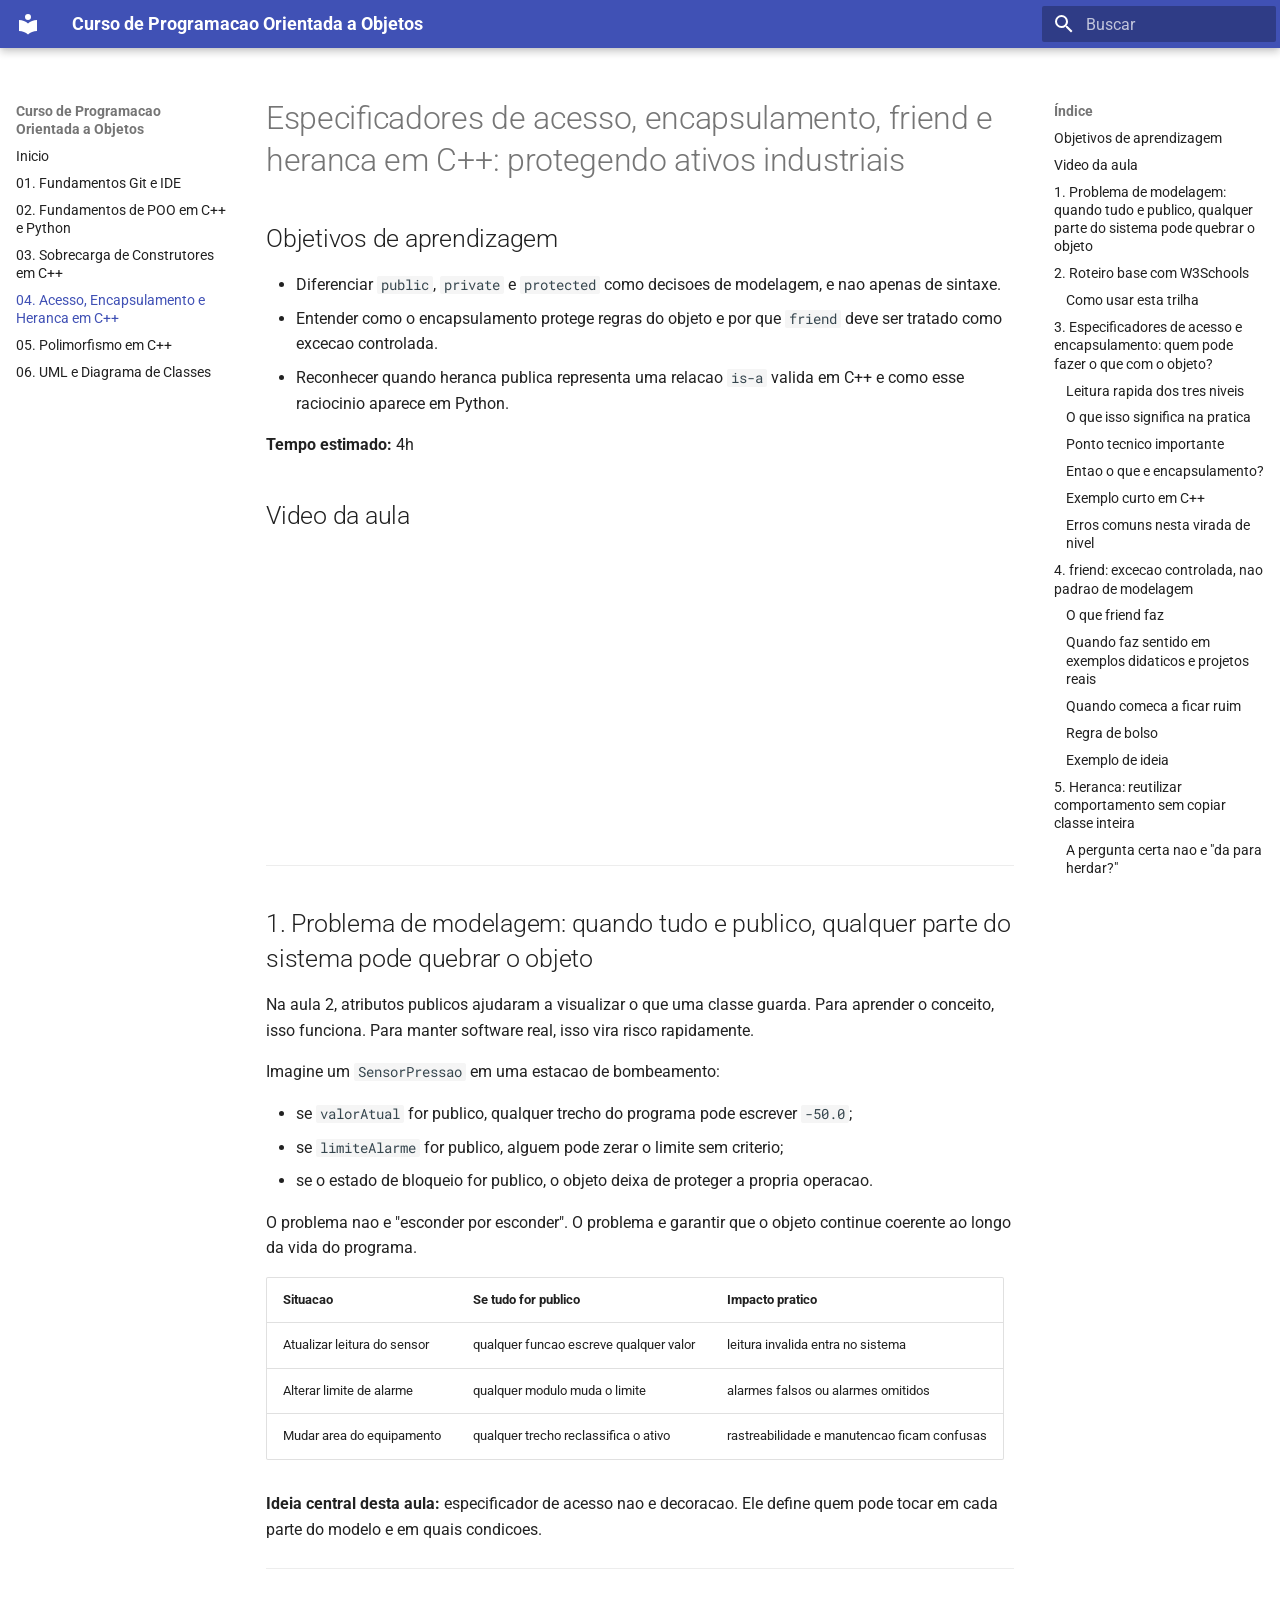
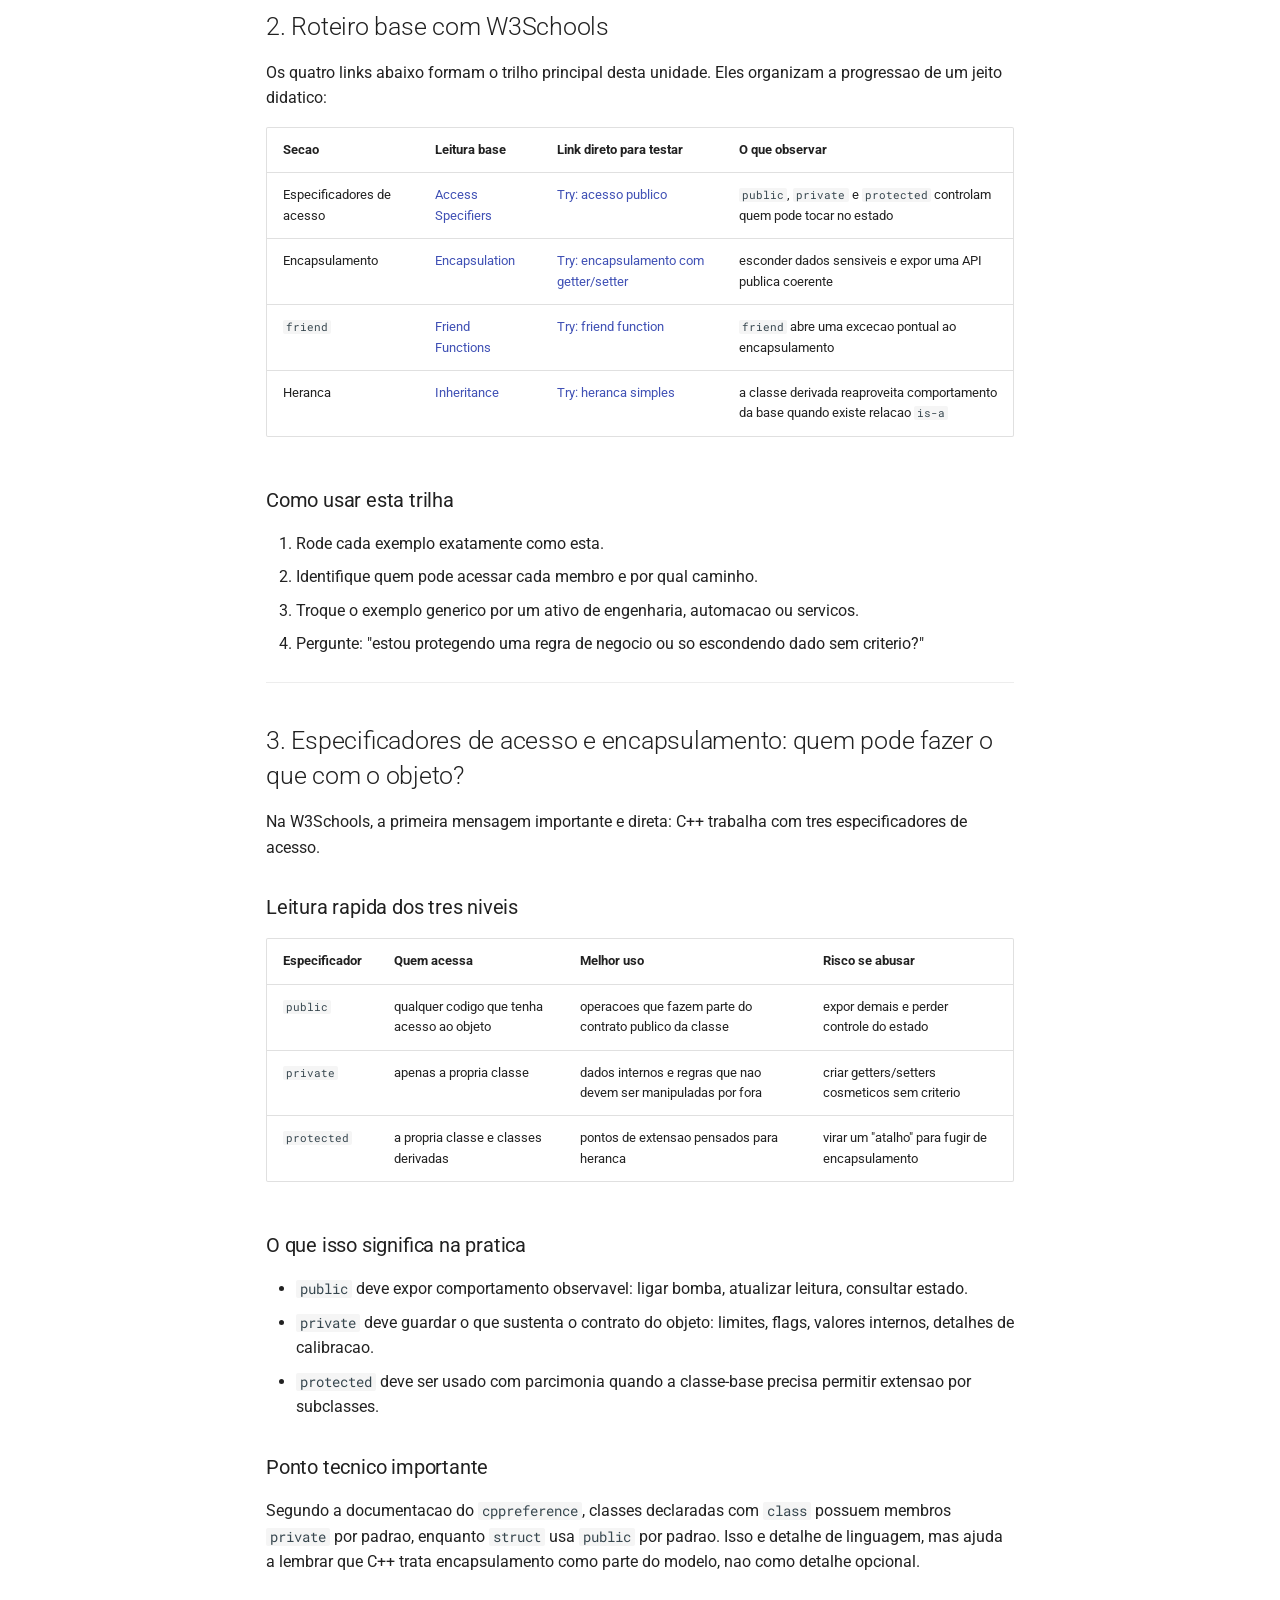
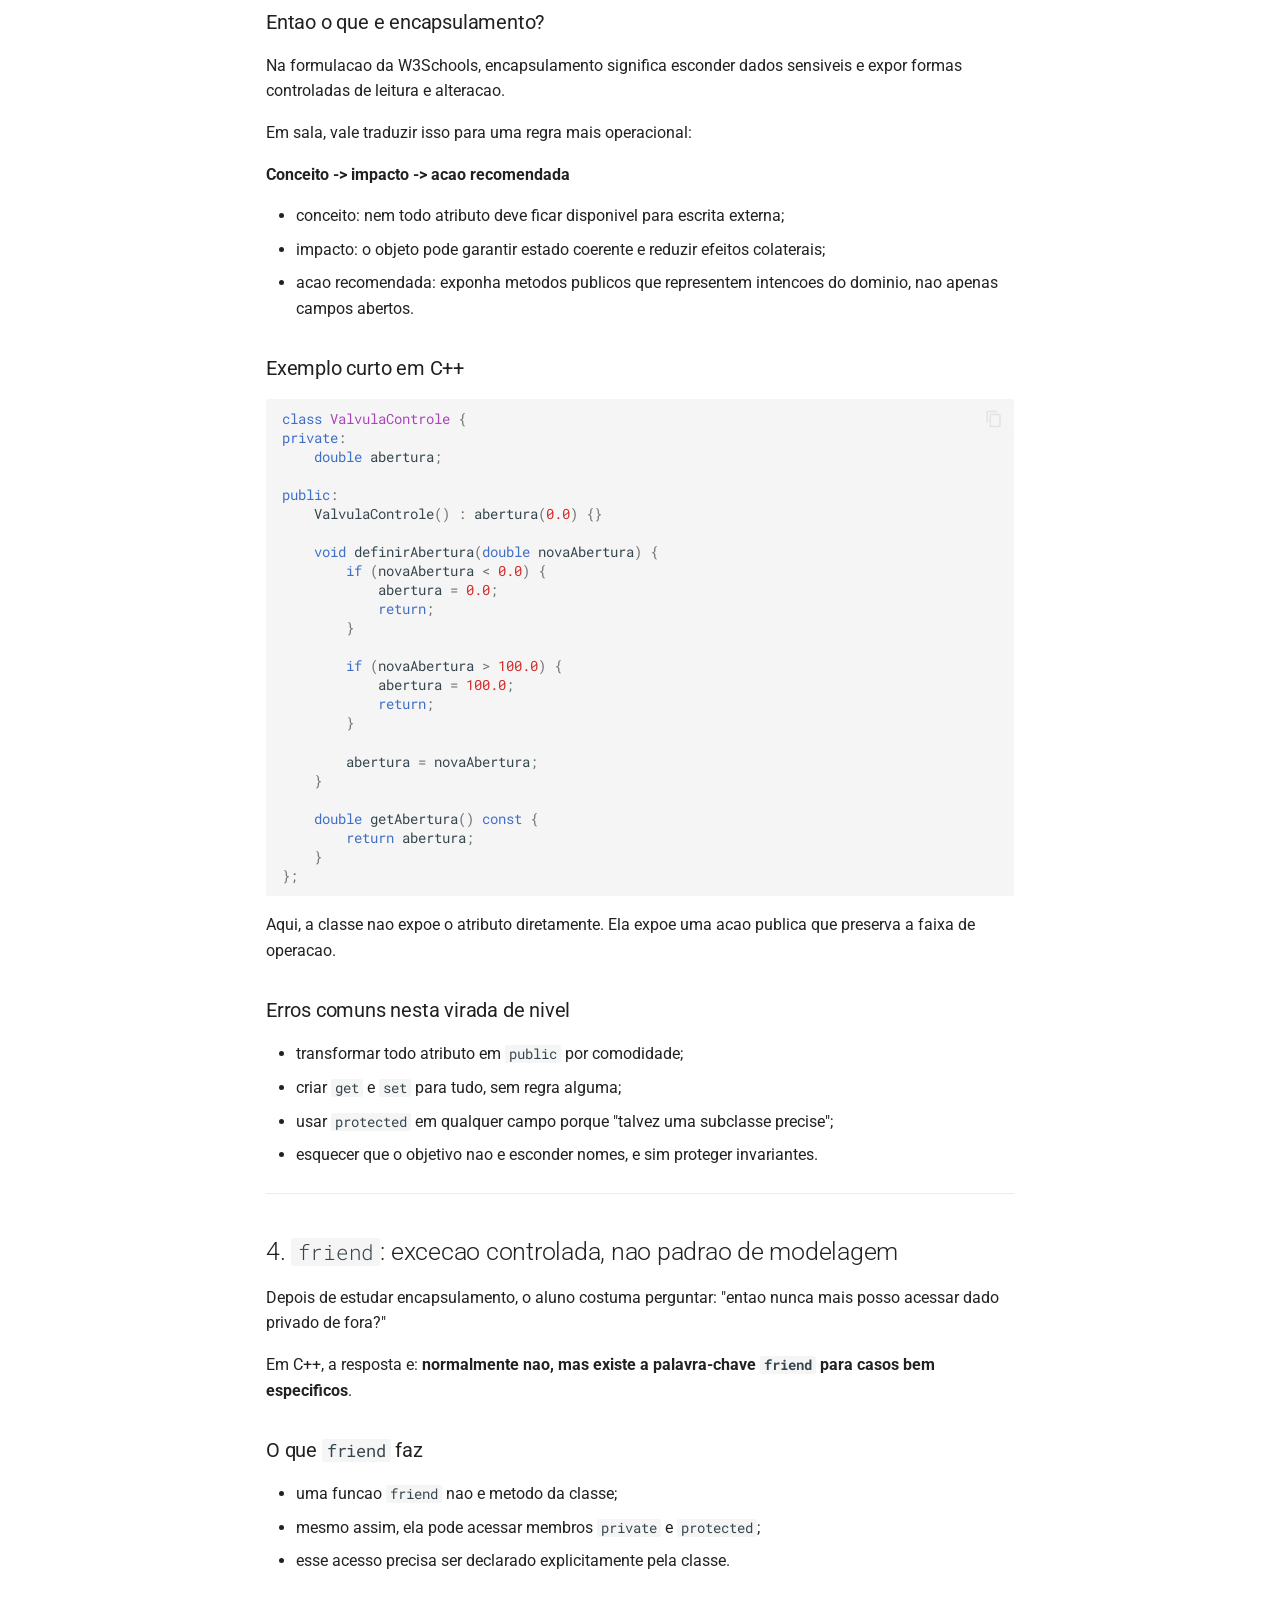
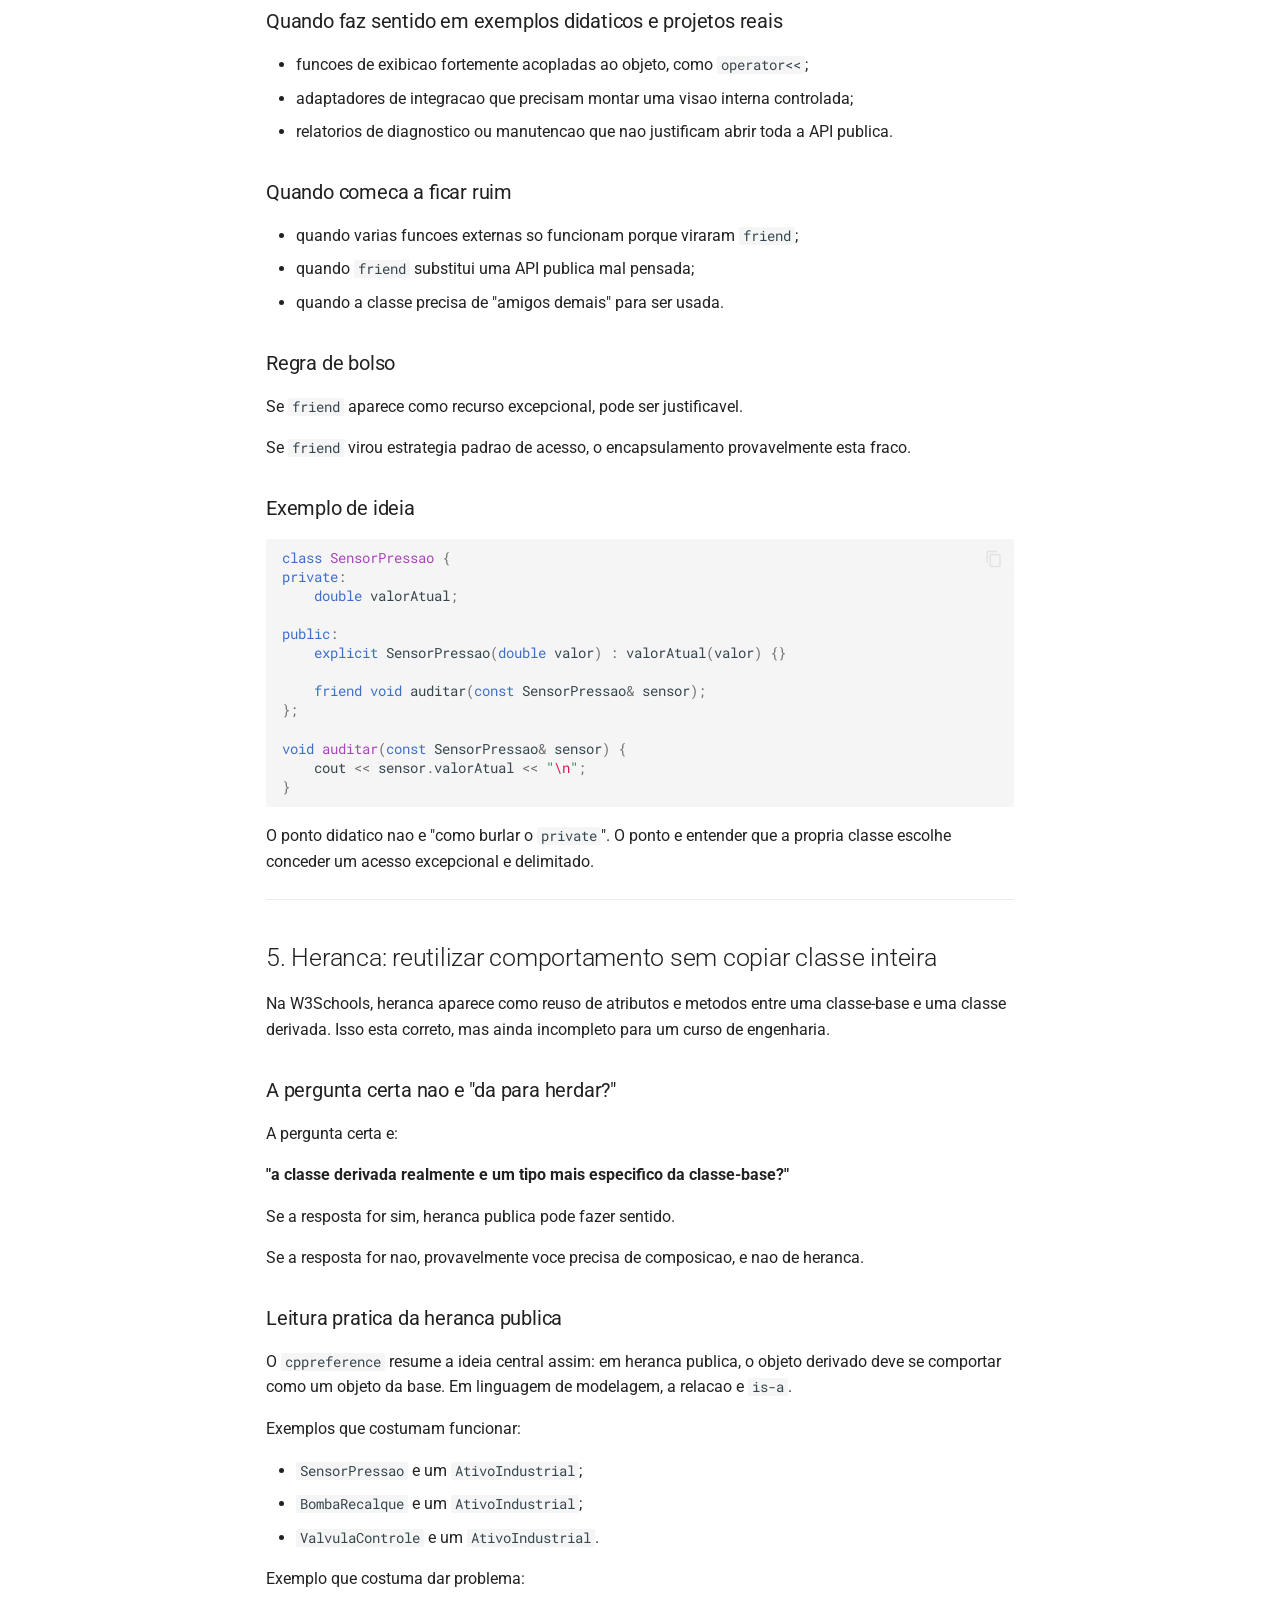
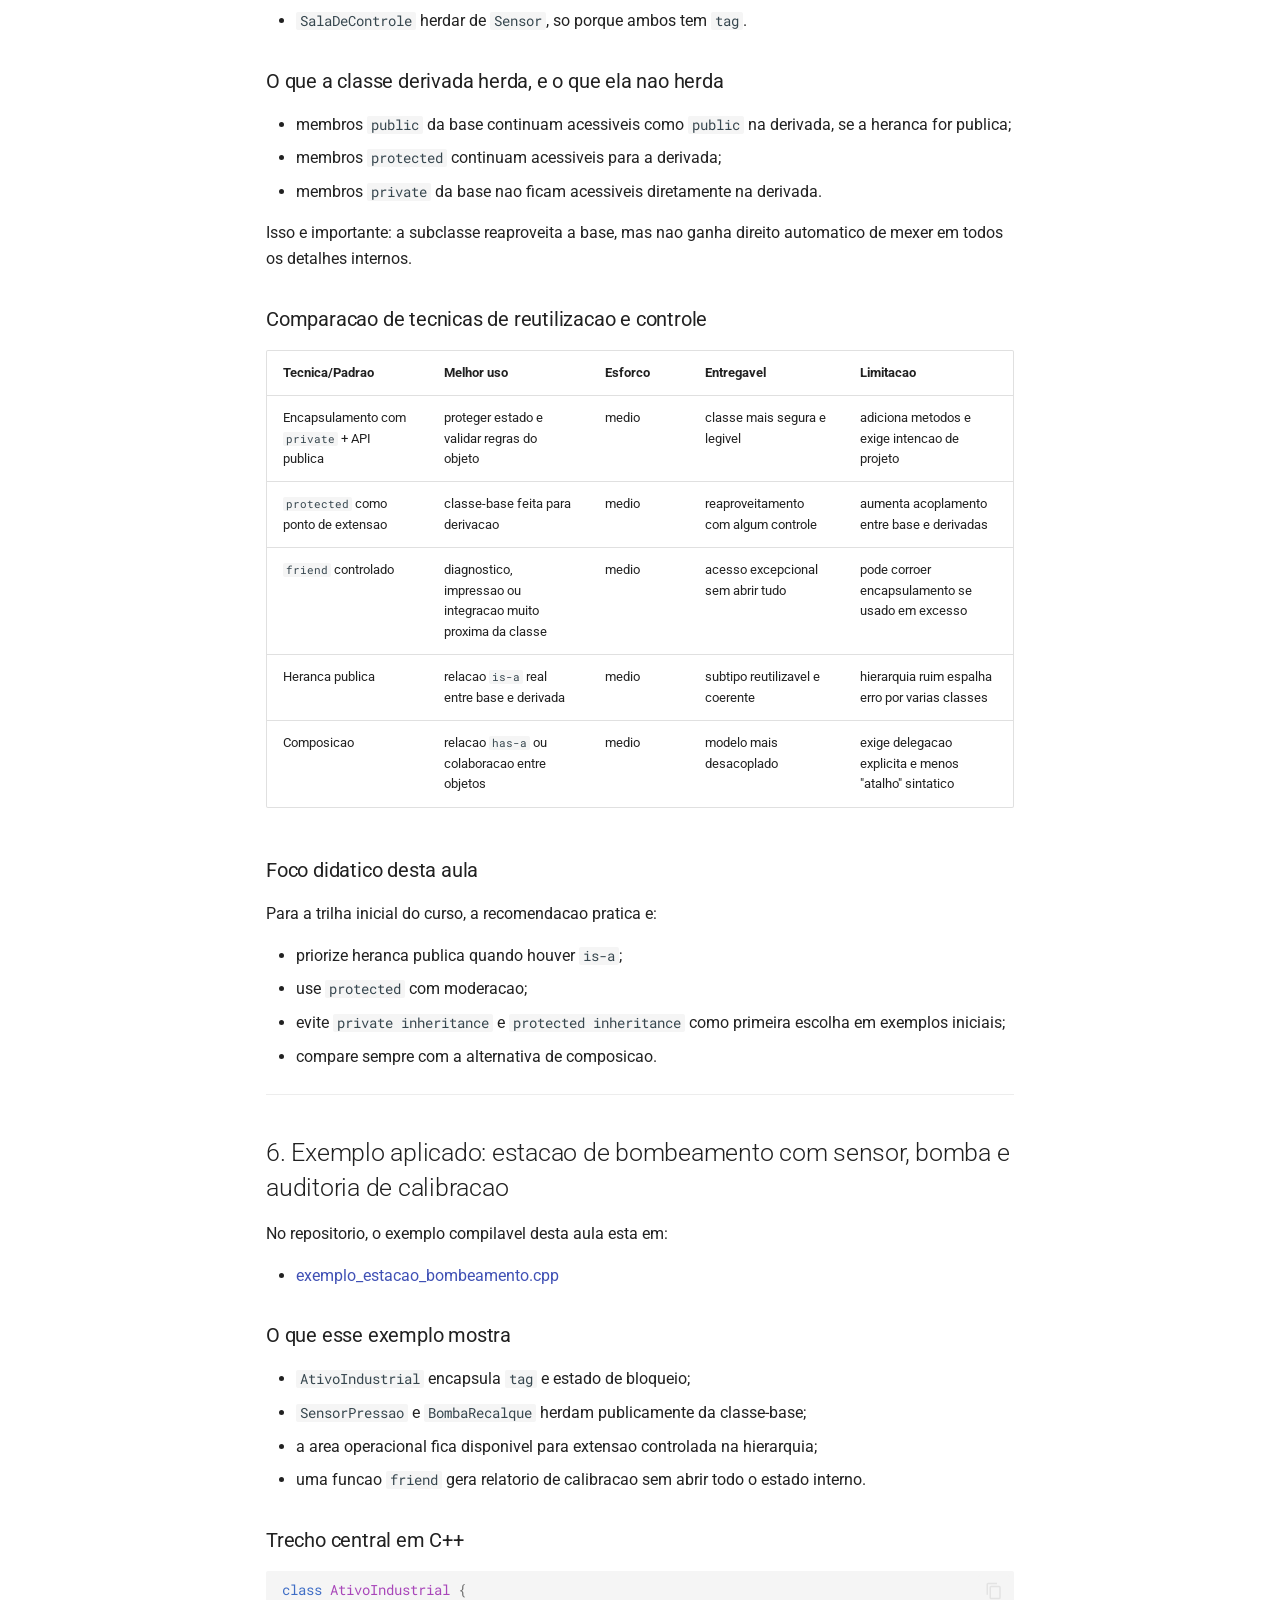
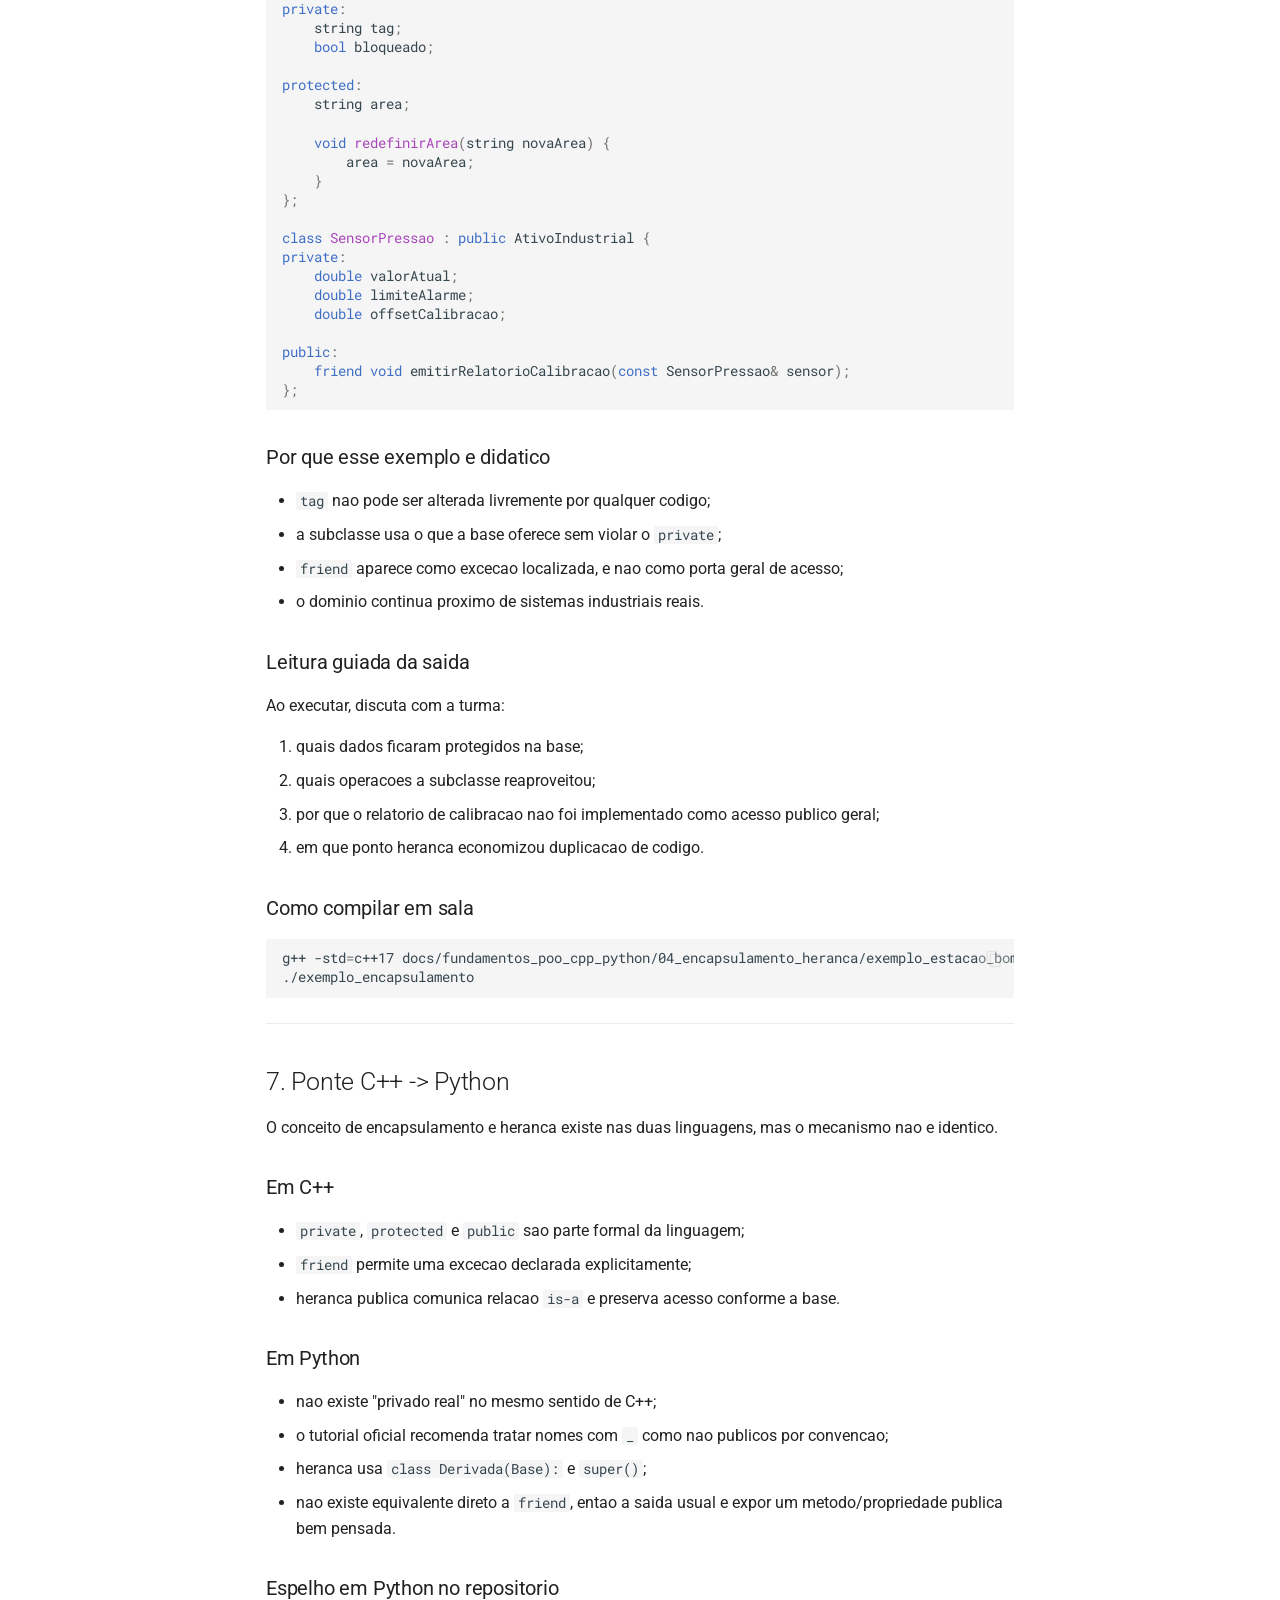
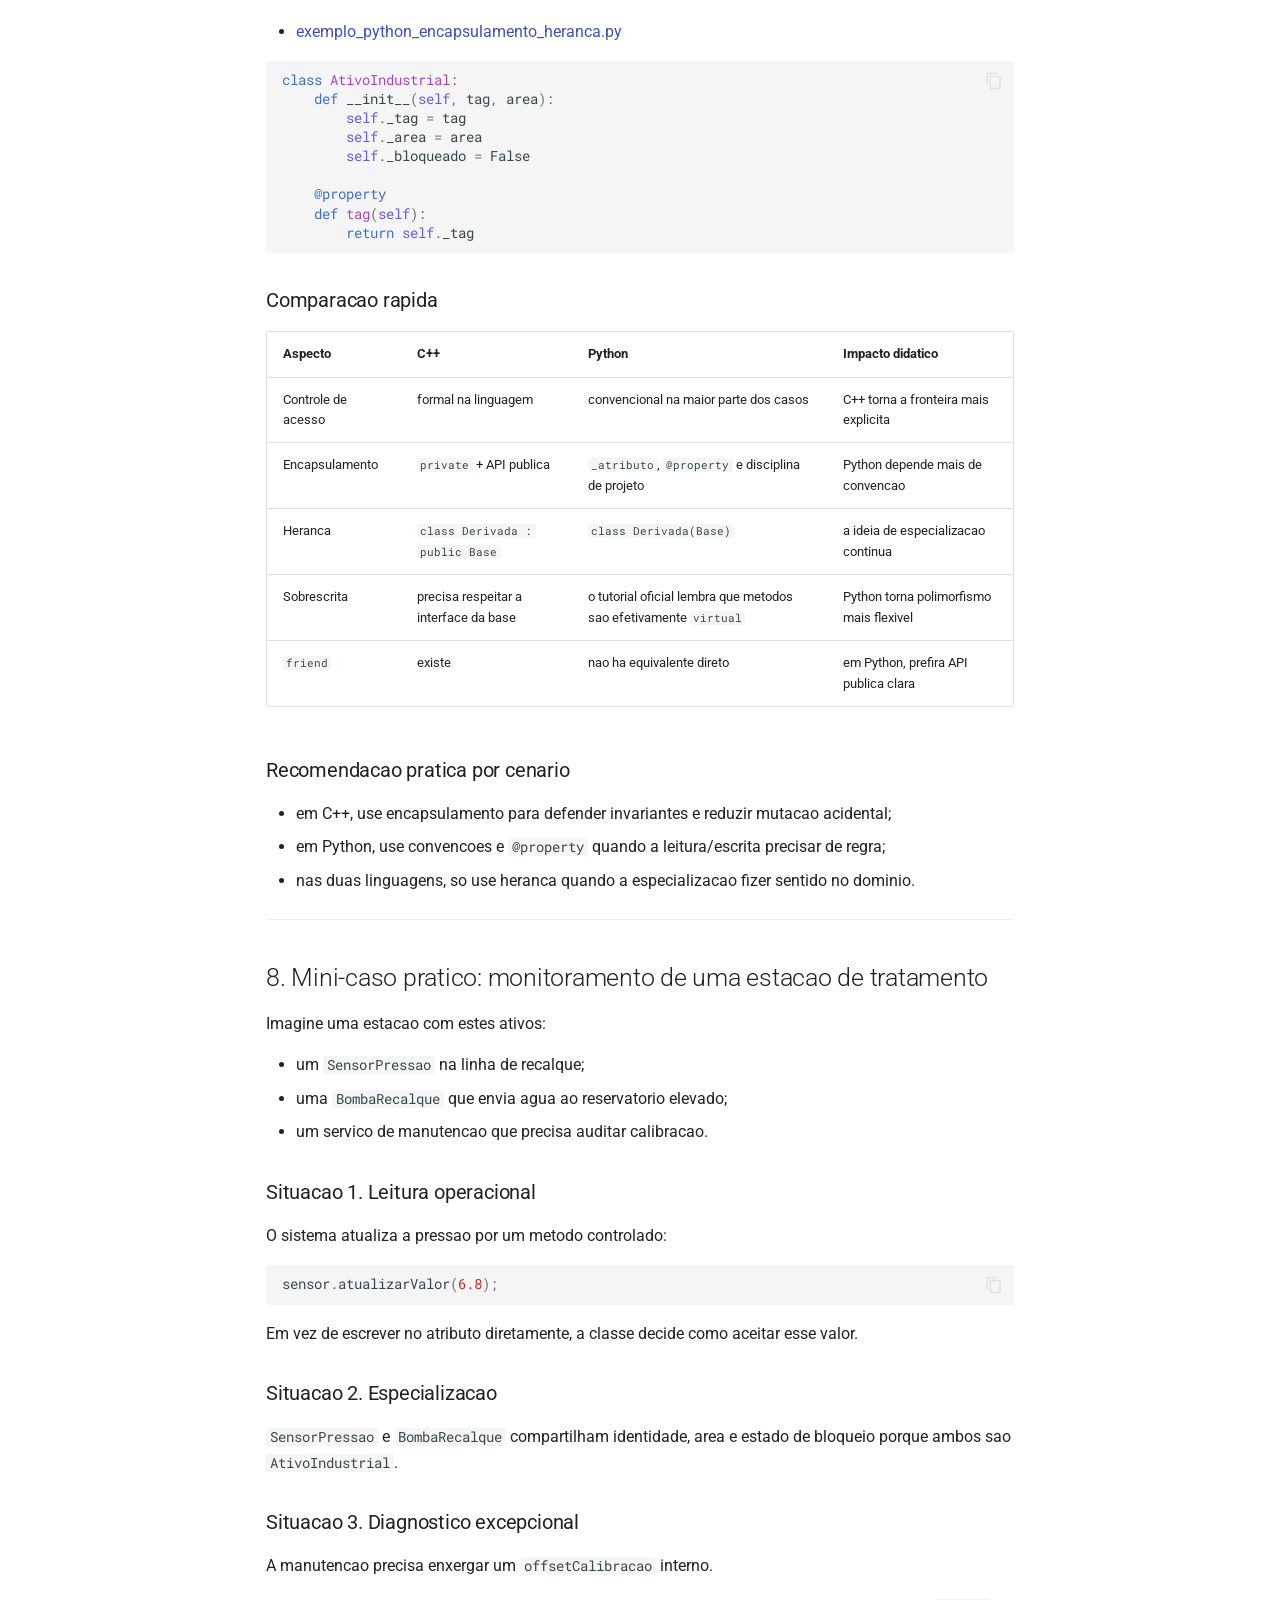
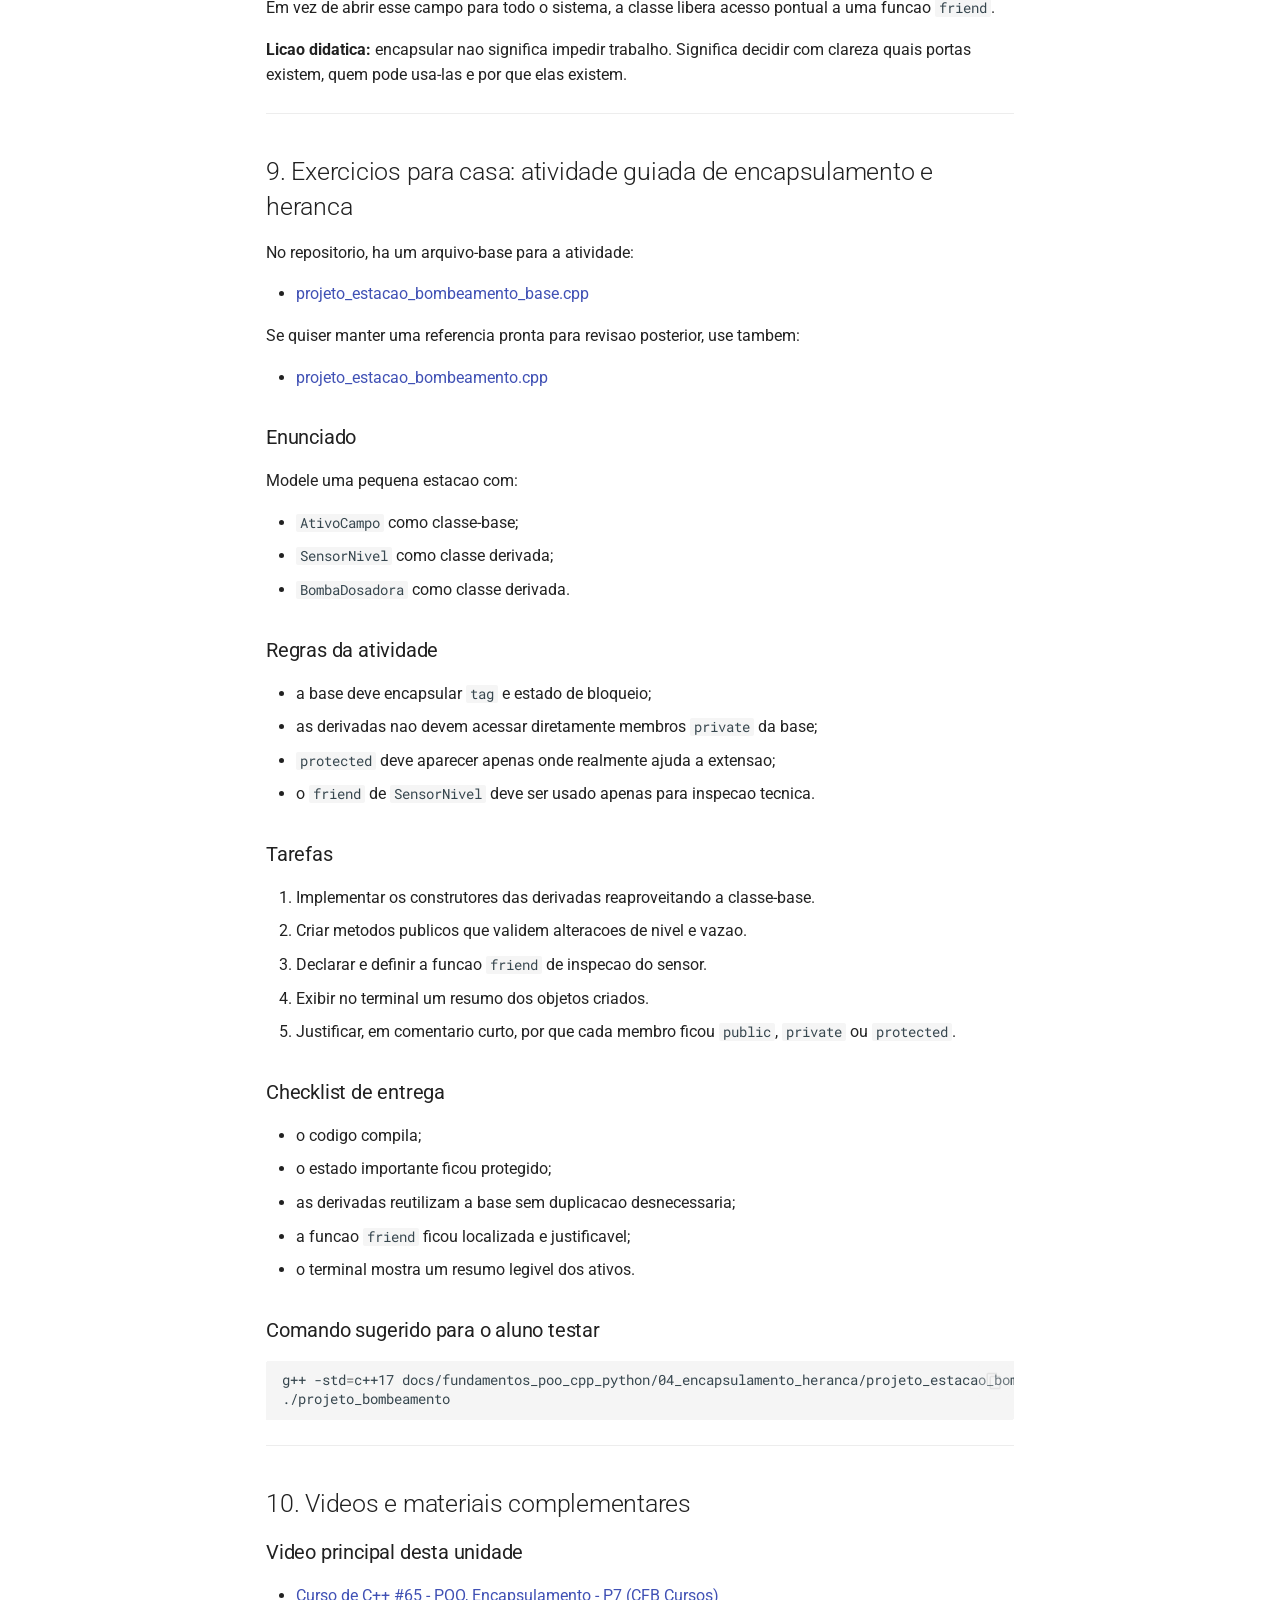
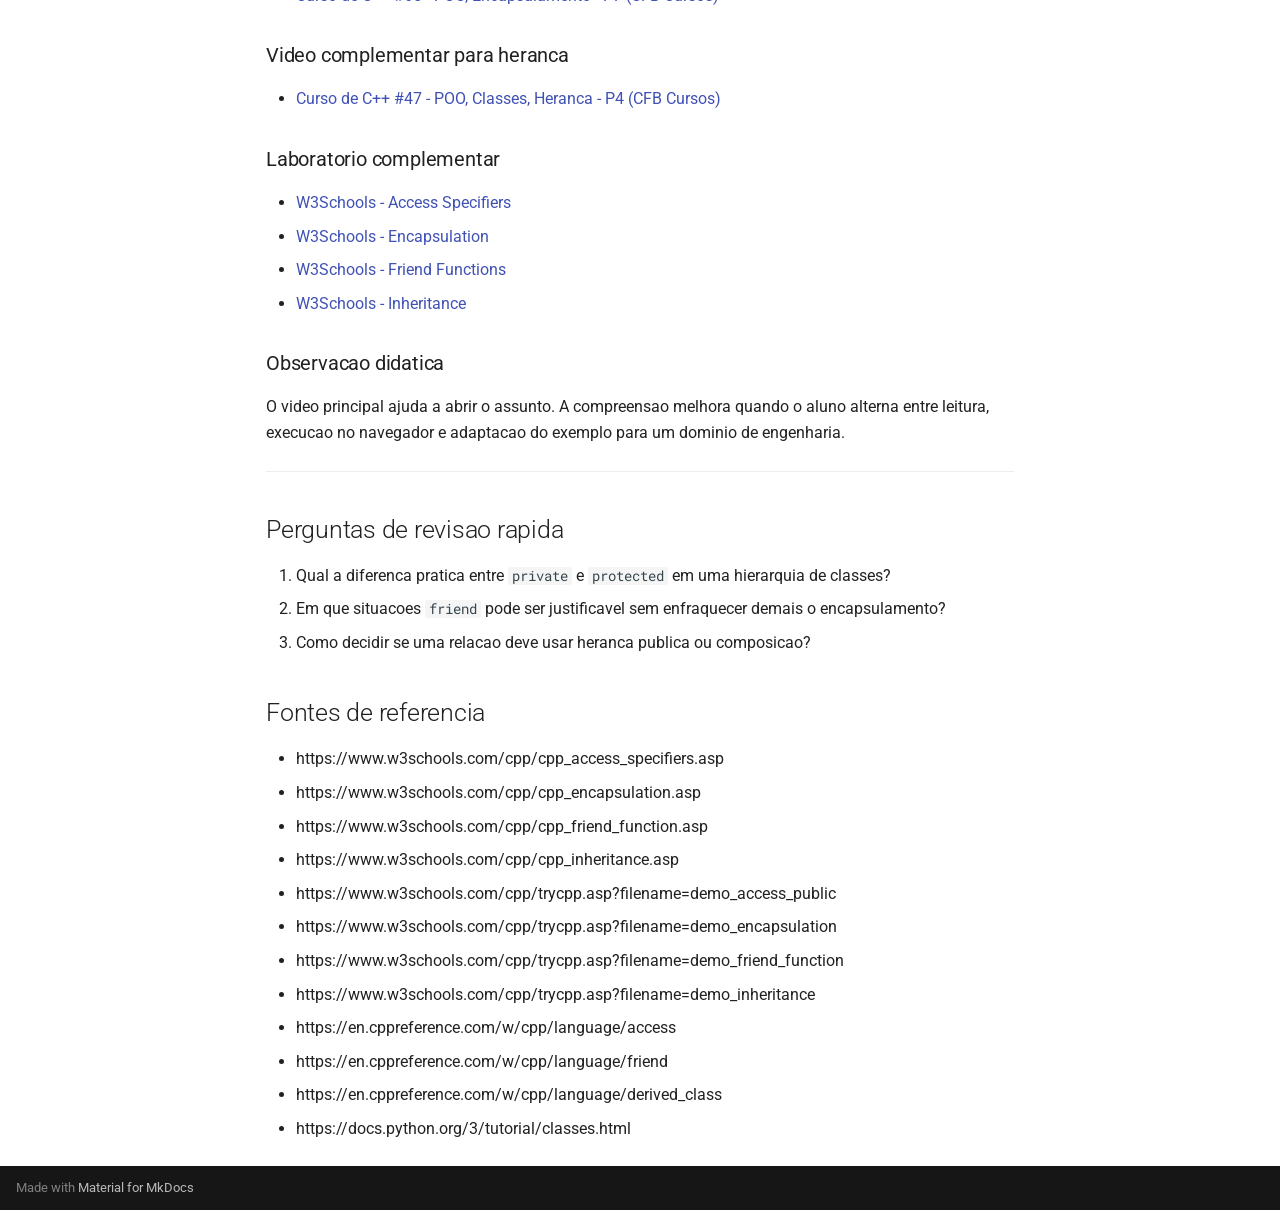
<file: fundamentos_poo_cpp_python/04_encapsulamento_heranca/index.html>
<!doctype html>
<html lang="pt" class="no-js">
  <head>
    
      <meta charset="utf-8">
      <meta name="viewport" content="width=device-width,initial-scale=1">
      
        <meta name="description" content="Trilha de POO para Engenharia com C++ e Python">
      
      
      
      
        <link rel="prev" href="../03_sobrecarga_construtores/">
      
      
        <link rel="next" href="../05_polimorfismo/">
      
      
        
      
      
      <link rel="icon" href="../../assets/images/favicon.png">
      <meta name="generator" content="mkdocs-1.6.1, mkdocs-material-9.7.4">
    
    
      
        <title>04. Acesso, Encapsulamento e Heranca em C++ - Curso de Programacao Orientada a Objetos</title>
      
    
    
      <link rel="stylesheet" href="../../assets/stylesheets/main.484c7ddc.min.css">
      
      


    
    
      
    
    
      
        
        
        <link rel="preconnect" href="https://fonts.gstatic.com" crossorigin>
        <link rel="stylesheet" href="https://fonts.googleapis.com/css?family=Roboto:300,300i,400,400i,700,700i%7CRoboto+Mono:400,400i,700,700i&display=fallback">
        <style>:root{--md-text-font:"Roboto";--md-code-font:"Roboto Mono"}</style>
      
    
    
      <link rel="stylesheet" href="../../stylesheets/extra.css">
    
    <script>__md_scope=new URL("../..",location),__md_hash=e=>[...e].reduce(((e,_)=>(e<<5)-e+_.charCodeAt(0)),0),__md_get=(e,_=localStorage,t=__md_scope)=>JSON.parse(_.getItem(t.pathname+"."+e)),__md_set=(e,_,t=localStorage,a=__md_scope)=>{try{t.setItem(a.pathname+"."+e,JSON.stringify(_))}catch(e){}}</script>
    
      

    
    
  </head>
  
  
    <body dir="ltr">
  
    
    <input class="md-toggle" data-md-toggle="drawer" type="checkbox" id="__drawer" autocomplete="off">
    <input class="md-toggle" data-md-toggle="search" type="checkbox" id="__search" autocomplete="off">
    <label class="md-overlay" for="__drawer"></label>
    <div data-md-component="skip">
      
        
        <a href="#especificadores-de-acesso-encapsulamento-friend-e-heranca-em-c-protegendo-ativos-industriais" class="md-skip">
          Pular para conteúdo
        </a>
      
    </div>
    <div data-md-component="announce">
      
    </div>
    
    
      

  

<header class="md-header md-header--shadow" data-md-component="header">
  <nav class="md-header__inner md-grid" aria-label="Cabeçalho">
    <a href="../.." title="Curso de Programacao Orientada a Objetos" class="md-header__button md-logo" aria-label="Curso de Programacao Orientada a Objetos" data-md-component="logo">
      
  
  <svg xmlns="http://www.w3.org/2000/svg" viewBox="0 0 24 24"><path d="M12 8a3 3 0 0 0 3-3 3 3 0 0 0-3-3 3 3 0 0 0-3 3 3 3 0 0 0 3 3m0 3.54C9.64 9.35 6.5 8 3 8v11c3.5 0 6.64 1.35 9 3.54 2.36-2.19 5.5-3.54 9-3.54V8c-3.5 0-6.64 1.35-9 3.54"/></svg>

    </a>
    <label class="md-header__button md-icon" for="__drawer">
      
      <svg xmlns="http://www.w3.org/2000/svg" viewBox="0 0 24 24"><path d="M3 6h18v2H3zm0 5h18v2H3zm0 5h18v2H3z"/></svg>
    </label>
    <div class="md-header__title" data-md-component="header-title">
      <div class="md-header__ellipsis">
        <div class="md-header__topic">
          <span class="md-ellipsis">
            Curso de Programacao Orientada a Objetos
          </span>
        </div>
        <div class="md-header__topic" data-md-component="header-topic">
          <span class="md-ellipsis">
            
              04. Acesso, Encapsulamento e Heranca em C++
            
          </span>
        </div>
      </div>
    </div>
    
    
      <script>var palette=__md_get("__palette");if(palette&&palette.color){if("(prefers-color-scheme)"===palette.color.media){var media=matchMedia("(prefers-color-scheme: light)"),input=document.querySelector(media.matches?"[data-md-color-media='(prefers-color-scheme: light)']":"[data-md-color-media='(prefers-color-scheme: dark)']");palette.color.media=input.getAttribute("data-md-color-media"),palette.color.scheme=input.getAttribute("data-md-color-scheme"),palette.color.primary=input.getAttribute("data-md-color-primary"),palette.color.accent=input.getAttribute("data-md-color-accent")}for(var[key,value]of Object.entries(palette.color))document.body.setAttribute("data-md-color-"+key,value)}</script>
    
    
    
      
      
        <label class="md-header__button md-icon" for="__search">
          
          <svg xmlns="http://www.w3.org/2000/svg" viewBox="0 0 24 24"><path d="M9.5 3A6.5 6.5 0 0 1 16 9.5c0 1.61-.59 3.09-1.56 4.23l.27.27h.79l5 5-1.5 1.5-5-5v-.79l-.27-.27A6.52 6.52 0 0 1 9.5 16 6.5 6.5 0 0 1 3 9.5 6.5 6.5 0 0 1 9.5 3m0 2C7 5 5 7 5 9.5S7 14 9.5 14 14 12 14 9.5 12 5 9.5 5"/></svg>
        </label>
        <div class="md-search" data-md-component="search" role="dialog">
  <label class="md-search__overlay" for="__search"></label>
  <div class="md-search__inner" role="search">
    <form class="md-search__form" name="search">
      <input type="text" class="md-search__input" name="query" aria-label="Buscar" placeholder="Buscar" autocapitalize="off" autocorrect="off" autocomplete="off" spellcheck="false" data-md-component="search-query" required>
      <label class="md-search__icon md-icon" for="__search">
        
        <svg xmlns="http://www.w3.org/2000/svg" viewBox="0 0 24 24"><path d="M9.5 3A6.5 6.5 0 0 1 16 9.5c0 1.61-.59 3.09-1.56 4.23l.27.27h.79l5 5-1.5 1.5-5-5v-.79l-.27-.27A6.52 6.52 0 0 1 9.5 16 6.5 6.5 0 0 1 3 9.5 6.5 6.5 0 0 1 9.5 3m0 2C7 5 5 7 5 9.5S7 14 9.5 14 14 12 14 9.5 12 5 9.5 5"/></svg>
        
        <svg xmlns="http://www.w3.org/2000/svg" viewBox="0 0 24 24"><path d="M20 11v2H8l5.5 5.5-1.42 1.42L4.16 12l7.92-7.92L13.5 5.5 8 11z"/></svg>
      </label>
      <nav class="md-search__options" aria-label="Pesquisar">
        
        <button type="reset" class="md-search__icon md-icon" title="Limpar" aria-label="Limpar" tabindex="-1">
          
          <svg xmlns="http://www.w3.org/2000/svg" viewBox="0 0 24 24"><path d="M19 6.41 17.59 5 12 10.59 6.41 5 5 6.41 10.59 12 5 17.59 6.41 19 12 13.41 17.59 19 19 17.59 13.41 12z"/></svg>
        </button>
      </nav>
      
    </form>
    <div class="md-search__output">
      <div class="md-search__scrollwrap" tabindex="0" data-md-scrollfix>
        <div class="md-search-result" data-md-component="search-result">
          <div class="md-search-result__meta">
            Inicializando busca
          </div>
          <ol class="md-search-result__list" role="presentation"></ol>
        </div>
      </div>
    </div>
  </div>
</div>
      
    
    
  </nav>
  
</header>
    
    <div class="md-container" data-md-component="container">
      
      
        
          
        
      
      <main class="md-main" data-md-component="main">
        <div class="md-main__inner md-grid">
          
            
              
              <div class="md-sidebar md-sidebar--primary" data-md-component="sidebar" data-md-type="navigation" >
                <div class="md-sidebar__scrollwrap">
                  <div class="md-sidebar__inner">
                    



<nav class="md-nav md-nav--primary" aria-label="Navegação" data-md-level="0">
  <label class="md-nav__title" for="__drawer">
    <a href="../.." title="Curso de Programacao Orientada a Objetos" class="md-nav__button md-logo" aria-label="Curso de Programacao Orientada a Objetos" data-md-component="logo">
      
  
  <svg xmlns="http://www.w3.org/2000/svg" viewBox="0 0 24 24"><path d="M12 8a3 3 0 0 0 3-3 3 3 0 0 0-3-3 3 3 0 0 0-3 3 3 3 0 0 0 3 3m0 3.54C9.64 9.35 6.5 8 3 8v11c3.5 0 6.64 1.35 9 3.54 2.36-2.19 5.5-3.54 9-3.54V8c-3.5 0-6.64 1.35-9 3.54"/></svg>

    </a>
    Curso de Programacao Orientada a Objetos
  </label>
  
  <ul class="md-nav__list" data-md-scrollfix>
    
      
      
  
  
  
  
    <li class="md-nav__item">
      <a href="../.." class="md-nav__link">
        
  
  
  <span class="md-ellipsis">
    
  
    Inicio
  

    
  </span>
  
  

      </a>
    </li>
  

    
      
      
  
  
  
  
    <li class="md-nav__item">
      <a href="../../fundamentos_git_ide/" class="md-nav__link">
        
  
  
  <span class="md-ellipsis">
    
  
    01. Fundamentos Git e IDE
  

    
  </span>
  
  

      </a>
    </li>
  

    
      
      
  
  
  
  
    <li class="md-nav__item">
      <a href="../" class="md-nav__link">
        
  
  
  <span class="md-ellipsis">
    
  
    02. Fundamentos de POO em C++ e Python
  

    
  </span>
  
  

      </a>
    </li>
  

    
      
      
  
  
  
  
    <li class="md-nav__item">
      <a href="../03_sobrecarga_construtores/" class="md-nav__link">
        
  
  
  <span class="md-ellipsis">
    
  
    03. Sobrecarga de Construtores em C++
  

    
  </span>
  
  

      </a>
    </li>
  

    
      
      
  
  
    
  
  
  
    <li class="md-nav__item md-nav__item--active">
      
      <input class="md-nav__toggle md-toggle" type="checkbox" id="__toc">
      
      
        
      
      
        <label class="md-nav__link md-nav__link--active" for="__toc">
          
  
  
  <span class="md-ellipsis">
    
  
    04. Acesso, Encapsulamento e Heranca em C++
  

    
  </span>
  
  

          <span class="md-nav__icon md-icon"></span>
        </label>
      
      <a href="./" class="md-nav__link md-nav__link--active">
        
  
  
  <span class="md-ellipsis">
    
  
    04. Acesso, Encapsulamento e Heranca em C++
  

    
  </span>
  
  

      </a>
      
        

<nav class="md-nav md-nav--secondary" aria-label="Índice">
  
  
  
    
  
  
    <label class="md-nav__title" for="__toc">
      <span class="md-nav__icon md-icon"></span>
      Índice
    </label>
    <ul class="md-nav__list" data-md-component="toc" data-md-scrollfix>
      
        <li class="md-nav__item">
  <a href="#objetivos-de-aprendizagem" class="md-nav__link">
    <span class="md-ellipsis">
      
        Objetivos de aprendizagem
      
    </span>
  </a>
  
</li>
      
        <li class="md-nav__item">
  <a href="#video-da-aula" class="md-nav__link">
    <span class="md-ellipsis">
      
        Video da aula
      
    </span>
  </a>
  
</li>
      
        <li class="md-nav__item">
  <a href="#1-problema-de-modelagem-quando-tudo-e-publico-qualquer-parte-do-sistema-pode-quebrar-o-objeto" class="md-nav__link">
    <span class="md-ellipsis">
      
        1. Problema de modelagem: quando tudo e publico, qualquer parte do sistema pode quebrar o objeto
      
    </span>
  </a>
  
</li>
      
        <li class="md-nav__item">
  <a href="#2-roteiro-base-com-w3schools" class="md-nav__link">
    <span class="md-ellipsis">
      
        2. Roteiro base com W3Schools
      
    </span>
  </a>
  
    <nav class="md-nav" aria-label="2. Roteiro base com W3Schools">
      <ul class="md-nav__list">
        
          <li class="md-nav__item">
  <a href="#como-usar-esta-trilha" class="md-nav__link">
    <span class="md-ellipsis">
      
        Como usar esta trilha
      
    </span>
  </a>
  
</li>
        
      </ul>
    </nav>
  
</li>
      
        <li class="md-nav__item">
  <a href="#3-especificadores-de-acesso-e-encapsulamento-quem-pode-fazer-o-que-com-o-objeto" class="md-nav__link">
    <span class="md-ellipsis">
      
        3. Especificadores de acesso e encapsulamento: quem pode fazer o que com o objeto?
      
    </span>
  </a>
  
    <nav class="md-nav" aria-label="3. Especificadores de acesso e encapsulamento: quem pode fazer o que com o objeto?">
      <ul class="md-nav__list">
        
          <li class="md-nav__item">
  <a href="#leitura-rapida-dos-tres-niveis" class="md-nav__link">
    <span class="md-ellipsis">
      
        Leitura rapida dos tres niveis
      
    </span>
  </a>
  
</li>
        
          <li class="md-nav__item">
  <a href="#o-que-isso-significa-na-pratica" class="md-nav__link">
    <span class="md-ellipsis">
      
        O que isso significa na pratica
      
    </span>
  </a>
  
</li>
        
          <li class="md-nav__item">
  <a href="#ponto-tecnico-importante" class="md-nav__link">
    <span class="md-ellipsis">
      
        Ponto tecnico importante
      
    </span>
  </a>
  
</li>
        
          <li class="md-nav__item">
  <a href="#entao-o-que-e-encapsulamento" class="md-nav__link">
    <span class="md-ellipsis">
      
        Entao o que e encapsulamento?
      
    </span>
  </a>
  
</li>
        
          <li class="md-nav__item">
  <a href="#exemplo-curto-em-c" class="md-nav__link">
    <span class="md-ellipsis">
      
        Exemplo curto em C++
      
    </span>
  </a>
  
</li>
        
          <li class="md-nav__item">
  <a href="#erros-comuns-nesta-virada-de-nivel" class="md-nav__link">
    <span class="md-ellipsis">
      
        Erros comuns nesta virada de nivel
      
    </span>
  </a>
  
</li>
        
      </ul>
    </nav>
  
</li>
      
        <li class="md-nav__item">
  <a href="#4-friend-excecao-controlada-nao-padrao-de-modelagem" class="md-nav__link">
    <span class="md-ellipsis">
      
        4. friend: excecao controlada, nao padrao de modelagem
      
    </span>
  </a>
  
    <nav class="md-nav" aria-label="4. friend: excecao controlada, nao padrao de modelagem">
      <ul class="md-nav__list">
        
          <li class="md-nav__item">
  <a href="#o-que-friend-faz" class="md-nav__link">
    <span class="md-ellipsis">
      
        O que friend faz
      
    </span>
  </a>
  
</li>
        
          <li class="md-nav__item">
  <a href="#quando-faz-sentido-em-exemplos-didaticos-e-projetos-reais" class="md-nav__link">
    <span class="md-ellipsis">
      
        Quando faz sentido em exemplos didaticos e projetos reais
      
    </span>
  </a>
  
</li>
        
          <li class="md-nav__item">
  <a href="#quando-comeca-a-ficar-ruim" class="md-nav__link">
    <span class="md-ellipsis">
      
        Quando comeca a ficar ruim
      
    </span>
  </a>
  
</li>
        
          <li class="md-nav__item">
  <a href="#regra-de-bolso" class="md-nav__link">
    <span class="md-ellipsis">
      
        Regra de bolso
      
    </span>
  </a>
  
</li>
        
          <li class="md-nav__item">
  <a href="#exemplo-de-ideia" class="md-nav__link">
    <span class="md-ellipsis">
      
        Exemplo de ideia
      
    </span>
  </a>
  
</li>
        
      </ul>
    </nav>
  
</li>
      
        <li class="md-nav__item">
  <a href="#5-heranca-reutilizar-comportamento-sem-copiar-classe-inteira" class="md-nav__link">
    <span class="md-ellipsis">
      
        5. Heranca: reutilizar comportamento sem copiar classe inteira
      
    </span>
  </a>
  
    <nav class="md-nav" aria-label="5. Heranca: reutilizar comportamento sem copiar classe inteira">
      <ul class="md-nav__list">
        
          <li class="md-nav__item">
  <a href="#a-pergunta-certa-nao-e-da-para-herdar" class="md-nav__link">
    <span class="md-ellipsis">
      
        A pergunta certa nao e "da para herdar?"
      
    </span>
  </a>
  
</li>
        
          <li class="md-nav__item">
  <a href="#leitura-pratica-da-heranca-publica" class="md-nav__link">
    <span class="md-ellipsis">
      
        Leitura pratica da heranca publica
      
    </span>
  </a>
  
</li>
        
          <li class="md-nav__item">
  <a href="#o-que-a-classe-derivada-herda-e-o-que-ela-nao-herda" class="md-nav__link">
    <span class="md-ellipsis">
      
        O que a classe derivada herda, e o que ela nao herda
      
    </span>
  </a>
  
</li>
        
          <li class="md-nav__item">
  <a href="#comparacao-de-tecnicas-de-reutilizacao-e-controle" class="md-nav__link">
    <span class="md-ellipsis">
      
        Comparacao de tecnicas de reutilizacao e controle
      
    </span>
  </a>
  
</li>
        
          <li class="md-nav__item">
  <a href="#foco-didatico-desta-aula" class="md-nav__link">
    <span class="md-ellipsis">
      
        Foco didatico desta aula
      
    </span>
  </a>
  
</li>
        
      </ul>
    </nav>
  
</li>
      
        <li class="md-nav__item">
  <a href="#6-exemplo-aplicado-estacao-de-bombeamento-com-sensor-bomba-e-auditoria-de-calibracao" class="md-nav__link">
    <span class="md-ellipsis">
      
        6. Exemplo aplicado: estacao de bombeamento com sensor, bomba e auditoria de calibracao
      
    </span>
  </a>
  
    <nav class="md-nav" aria-label="6. Exemplo aplicado: estacao de bombeamento com sensor, bomba e auditoria de calibracao">
      <ul class="md-nav__list">
        
          <li class="md-nav__item">
  <a href="#o-que-esse-exemplo-mostra" class="md-nav__link">
    <span class="md-ellipsis">
      
        O que esse exemplo mostra
      
    </span>
  </a>
  
</li>
        
          <li class="md-nav__item">
  <a href="#trecho-central-em-c" class="md-nav__link">
    <span class="md-ellipsis">
      
        Trecho central em C++
      
    </span>
  </a>
  
</li>
        
          <li class="md-nav__item">
  <a href="#por-que-esse-exemplo-e-didatico" class="md-nav__link">
    <span class="md-ellipsis">
      
        Por que esse exemplo e didatico
      
    </span>
  </a>
  
</li>
        
          <li class="md-nav__item">
  <a href="#leitura-guiada-da-saida" class="md-nav__link">
    <span class="md-ellipsis">
      
        Leitura guiada da saida
      
    </span>
  </a>
  
</li>
        
          <li class="md-nav__item">
  <a href="#como-compilar-em-sala" class="md-nav__link">
    <span class="md-ellipsis">
      
        Como compilar em sala
      
    </span>
  </a>
  
</li>
        
      </ul>
    </nav>
  
</li>
      
        <li class="md-nav__item">
  <a href="#7-ponte-c-python" class="md-nav__link">
    <span class="md-ellipsis">
      
        7. Ponte C++ -&gt; Python
      
    </span>
  </a>
  
    <nav class="md-nav" aria-label="7. Ponte C++ -&gt; Python">
      <ul class="md-nav__list">
        
          <li class="md-nav__item">
  <a href="#em-c" class="md-nav__link">
    <span class="md-ellipsis">
      
        Em C++
      
    </span>
  </a>
  
</li>
        
          <li class="md-nav__item">
  <a href="#em-python" class="md-nav__link">
    <span class="md-ellipsis">
      
        Em Python
      
    </span>
  </a>
  
</li>
        
          <li class="md-nav__item">
  <a href="#espelho-em-python-no-repositorio" class="md-nav__link">
    <span class="md-ellipsis">
      
        Espelho em Python no repositorio
      
    </span>
  </a>
  
</li>
        
          <li class="md-nav__item">
  <a href="#comparacao-rapida" class="md-nav__link">
    <span class="md-ellipsis">
      
        Comparacao rapida
      
    </span>
  </a>
  
</li>
        
          <li class="md-nav__item">
  <a href="#recomendacao-pratica-por-cenario" class="md-nav__link">
    <span class="md-ellipsis">
      
        Recomendacao pratica por cenario
      
    </span>
  </a>
  
</li>
        
      </ul>
    </nav>
  
</li>
      
        <li class="md-nav__item">
  <a href="#8-mini-caso-pratico-monitoramento-de-uma-estacao-de-tratamento" class="md-nav__link">
    <span class="md-ellipsis">
      
        8. Mini-caso pratico: monitoramento de uma estacao de tratamento
      
    </span>
  </a>
  
    <nav class="md-nav" aria-label="8. Mini-caso pratico: monitoramento de uma estacao de tratamento">
      <ul class="md-nav__list">
        
          <li class="md-nav__item">
  <a href="#situacao-1-leitura-operacional" class="md-nav__link">
    <span class="md-ellipsis">
      
        Situacao 1. Leitura operacional
      
    </span>
  </a>
  
</li>
        
          <li class="md-nav__item">
  <a href="#situacao-2-especializacao" class="md-nav__link">
    <span class="md-ellipsis">
      
        Situacao 2. Especializacao
      
    </span>
  </a>
  
</li>
        
          <li class="md-nav__item">
  <a href="#situacao-3-diagnostico-excepcional" class="md-nav__link">
    <span class="md-ellipsis">
      
        Situacao 3. Diagnostico excepcional
      
    </span>
  </a>
  
</li>
        
      </ul>
    </nav>
  
</li>
      
        <li class="md-nav__item">
  <a href="#9-exercicios-para-casa-atividade-guiada-de-encapsulamento-e-heranca" class="md-nav__link">
    <span class="md-ellipsis">
      
        9. Exercicios para casa: atividade guiada de encapsulamento e heranca
      
    </span>
  </a>
  
    <nav class="md-nav" aria-label="9. Exercicios para casa: atividade guiada de encapsulamento e heranca">
      <ul class="md-nav__list">
        
          <li class="md-nav__item">
  <a href="#enunciado" class="md-nav__link">
    <span class="md-ellipsis">
      
        Enunciado
      
    </span>
  </a>
  
</li>
        
          <li class="md-nav__item">
  <a href="#regras-da-atividade" class="md-nav__link">
    <span class="md-ellipsis">
      
        Regras da atividade
      
    </span>
  </a>
  
</li>
        
          <li class="md-nav__item">
  <a href="#tarefas" class="md-nav__link">
    <span class="md-ellipsis">
      
        Tarefas
      
    </span>
  </a>
  
</li>
        
          <li class="md-nav__item">
  <a href="#checklist-de-entrega" class="md-nav__link">
    <span class="md-ellipsis">
      
        Checklist de entrega
      
    </span>
  </a>
  
</li>
        
          <li class="md-nav__item">
  <a href="#comando-sugerido-para-o-aluno-testar" class="md-nav__link">
    <span class="md-ellipsis">
      
        Comando sugerido para o aluno testar
      
    </span>
  </a>
  
</li>
        
      </ul>
    </nav>
  
</li>
      
        <li class="md-nav__item">
  <a href="#10-videos-e-materiais-complementares" class="md-nav__link">
    <span class="md-ellipsis">
      
        10. Videos e materiais complementares
      
    </span>
  </a>
  
    <nav class="md-nav" aria-label="10. Videos e materiais complementares">
      <ul class="md-nav__list">
        
          <li class="md-nav__item">
  <a href="#video-principal-desta-unidade" class="md-nav__link">
    <span class="md-ellipsis">
      
        Video principal desta unidade
      
    </span>
  </a>
  
</li>
        
          <li class="md-nav__item">
  <a href="#video-complementar-para-heranca" class="md-nav__link">
    <span class="md-ellipsis">
      
        Video complementar para heranca
      
    </span>
  </a>
  
</li>
        
          <li class="md-nav__item">
  <a href="#laboratorio-complementar" class="md-nav__link">
    <span class="md-ellipsis">
      
        Laboratorio complementar
      
    </span>
  </a>
  
</li>
        
          <li class="md-nav__item">
  <a href="#observacao-didatica" class="md-nav__link">
    <span class="md-ellipsis">
      
        Observacao didatica
      
    </span>
  </a>
  
</li>
        
      </ul>
    </nav>
  
</li>
      
        <li class="md-nav__item">
  <a href="#perguntas-de-revisao-rapida" class="md-nav__link">
    <span class="md-ellipsis">
      
        Perguntas de revisao rapida
      
    </span>
  </a>
  
</li>
      
        <li class="md-nav__item">
  <a href="#fontes-de-referencia" class="md-nav__link">
    <span class="md-ellipsis">
      
        Fontes de referencia
      
    </span>
  </a>
  
</li>
      
    </ul>
  
</nav>
      
    </li>
  

    
      
      
  
  
  
  
    <li class="md-nav__item">
      <a href="../05_polimorfismo/" class="md-nav__link">
        
  
  
  <span class="md-ellipsis">
    
  
    05. Polimorfismo em C++
  

    
  </span>
  
  

      </a>
    </li>
  

    
      
      
  
  
  
  
    <li class="md-nav__item">
      <a href="../../modelagem_analise_codigo/" class="md-nav__link">
        
  
  
  <span class="md-ellipsis">
    
  
    06. UML e Diagrama de Classes
  

    
  </span>
  
  

      </a>
    </li>
  

    
  </ul>
</nav>
                  </div>
                </div>
              </div>
            
            
              
              <div class="md-sidebar md-sidebar--secondary" data-md-component="sidebar" data-md-type="toc" >
                <div class="md-sidebar__scrollwrap">
                  <div class="md-sidebar__inner">
                    

<nav class="md-nav md-nav--secondary" aria-label="Índice">
  
  
  
    
  
  
    <label class="md-nav__title" for="__toc">
      <span class="md-nav__icon md-icon"></span>
      Índice
    </label>
    <ul class="md-nav__list" data-md-component="toc" data-md-scrollfix>
      
        <li class="md-nav__item">
  <a href="#objetivos-de-aprendizagem" class="md-nav__link">
    <span class="md-ellipsis">
      
        Objetivos de aprendizagem
      
    </span>
  </a>
  
</li>
      
        <li class="md-nav__item">
  <a href="#video-da-aula" class="md-nav__link">
    <span class="md-ellipsis">
      
        Video da aula
      
    </span>
  </a>
  
</li>
      
        <li class="md-nav__item">
  <a href="#1-problema-de-modelagem-quando-tudo-e-publico-qualquer-parte-do-sistema-pode-quebrar-o-objeto" class="md-nav__link">
    <span class="md-ellipsis">
      
        1. Problema de modelagem: quando tudo e publico, qualquer parte do sistema pode quebrar o objeto
      
    </span>
  </a>
  
</li>
      
        <li class="md-nav__item">
  <a href="#2-roteiro-base-com-w3schools" class="md-nav__link">
    <span class="md-ellipsis">
      
        2. Roteiro base com W3Schools
      
    </span>
  </a>
  
    <nav class="md-nav" aria-label="2. Roteiro base com W3Schools">
      <ul class="md-nav__list">
        
          <li class="md-nav__item">
  <a href="#como-usar-esta-trilha" class="md-nav__link">
    <span class="md-ellipsis">
      
        Como usar esta trilha
      
    </span>
  </a>
  
</li>
        
      </ul>
    </nav>
  
</li>
      
        <li class="md-nav__item">
  <a href="#3-especificadores-de-acesso-e-encapsulamento-quem-pode-fazer-o-que-com-o-objeto" class="md-nav__link">
    <span class="md-ellipsis">
      
        3. Especificadores de acesso e encapsulamento: quem pode fazer o que com o objeto?
      
    </span>
  </a>
  
    <nav class="md-nav" aria-label="3. Especificadores de acesso e encapsulamento: quem pode fazer o que com o objeto?">
      <ul class="md-nav__list">
        
          <li class="md-nav__item">
  <a href="#leitura-rapida-dos-tres-niveis" class="md-nav__link">
    <span class="md-ellipsis">
      
        Leitura rapida dos tres niveis
      
    </span>
  </a>
  
</li>
        
          <li class="md-nav__item">
  <a href="#o-que-isso-significa-na-pratica" class="md-nav__link">
    <span class="md-ellipsis">
      
        O que isso significa na pratica
      
    </span>
  </a>
  
</li>
        
          <li class="md-nav__item">
  <a href="#ponto-tecnico-importante" class="md-nav__link">
    <span class="md-ellipsis">
      
        Ponto tecnico importante
      
    </span>
  </a>
  
</li>
        
          <li class="md-nav__item">
  <a href="#entao-o-que-e-encapsulamento" class="md-nav__link">
    <span class="md-ellipsis">
      
        Entao o que e encapsulamento?
      
    </span>
  </a>
  
</li>
        
          <li class="md-nav__item">
  <a href="#exemplo-curto-em-c" class="md-nav__link">
    <span class="md-ellipsis">
      
        Exemplo curto em C++
      
    </span>
  </a>
  
</li>
        
          <li class="md-nav__item">
  <a href="#erros-comuns-nesta-virada-de-nivel" class="md-nav__link">
    <span class="md-ellipsis">
      
        Erros comuns nesta virada de nivel
      
    </span>
  </a>
  
</li>
        
      </ul>
    </nav>
  
</li>
      
        <li class="md-nav__item">
  <a href="#4-friend-excecao-controlada-nao-padrao-de-modelagem" class="md-nav__link">
    <span class="md-ellipsis">
      
        4. friend: excecao controlada, nao padrao de modelagem
      
    </span>
  </a>
  
    <nav class="md-nav" aria-label="4. friend: excecao controlada, nao padrao de modelagem">
      <ul class="md-nav__list">
        
          <li class="md-nav__item">
  <a href="#o-que-friend-faz" class="md-nav__link">
    <span class="md-ellipsis">
      
        O que friend faz
      
    </span>
  </a>
  
</li>
        
          <li class="md-nav__item">
  <a href="#quando-faz-sentido-em-exemplos-didaticos-e-projetos-reais" class="md-nav__link">
    <span class="md-ellipsis">
      
        Quando faz sentido em exemplos didaticos e projetos reais
      
    </span>
  </a>
  
</li>
        
          <li class="md-nav__item">
  <a href="#quando-comeca-a-ficar-ruim" class="md-nav__link">
    <span class="md-ellipsis">
      
        Quando comeca a ficar ruim
      
    </span>
  </a>
  
</li>
        
          <li class="md-nav__item">
  <a href="#regra-de-bolso" class="md-nav__link">
    <span class="md-ellipsis">
      
        Regra de bolso
      
    </span>
  </a>
  
</li>
        
          <li class="md-nav__item">
  <a href="#exemplo-de-ideia" class="md-nav__link">
    <span class="md-ellipsis">
      
        Exemplo de ideia
      
    </span>
  </a>
  
</li>
        
      </ul>
    </nav>
  
</li>
      
        <li class="md-nav__item">
  <a href="#5-heranca-reutilizar-comportamento-sem-copiar-classe-inteira" class="md-nav__link">
    <span class="md-ellipsis">
      
        5. Heranca: reutilizar comportamento sem copiar classe inteira
      
    </span>
  </a>
  
    <nav class="md-nav" aria-label="5. Heranca: reutilizar comportamento sem copiar classe inteira">
      <ul class="md-nav__list">
        
          <li class="md-nav__item">
  <a href="#a-pergunta-certa-nao-e-da-para-herdar" class="md-nav__link">
    <span class="md-ellipsis">
      
        A pergunta certa nao e "da para herdar?"
      
    </span>
  </a>
  
</li>
        
          <li class="md-nav__item">
  <a href="#leitura-pratica-da-heranca-publica" class="md-nav__link">
    <span class="md-ellipsis">
      
        Leitura pratica da heranca publica
      
    </span>
  </a>
  
</li>
        
          <li class="md-nav__item">
  <a href="#o-que-a-classe-derivada-herda-e-o-que-ela-nao-herda" class="md-nav__link">
    <span class="md-ellipsis">
      
        O que a classe derivada herda, e o que ela nao herda
      
    </span>
  </a>
  
</li>
        
          <li class="md-nav__item">
  <a href="#comparacao-de-tecnicas-de-reutilizacao-e-controle" class="md-nav__link">
    <span class="md-ellipsis">
      
        Comparacao de tecnicas de reutilizacao e controle
      
    </span>
  </a>
  
</li>
        
          <li class="md-nav__item">
  <a href="#foco-didatico-desta-aula" class="md-nav__link">
    <span class="md-ellipsis">
      
        Foco didatico desta aula
      
    </span>
  </a>
  
</li>
        
      </ul>
    </nav>
  
</li>
      
        <li class="md-nav__item">
  <a href="#6-exemplo-aplicado-estacao-de-bombeamento-com-sensor-bomba-e-auditoria-de-calibracao" class="md-nav__link">
    <span class="md-ellipsis">
      
        6. Exemplo aplicado: estacao de bombeamento com sensor, bomba e auditoria de calibracao
      
    </span>
  </a>
  
    <nav class="md-nav" aria-label="6. Exemplo aplicado: estacao de bombeamento com sensor, bomba e auditoria de calibracao">
      <ul class="md-nav__list">
        
          <li class="md-nav__item">
  <a href="#o-que-esse-exemplo-mostra" class="md-nav__link">
    <span class="md-ellipsis">
      
        O que esse exemplo mostra
      
    </span>
  </a>
  
</li>
        
          <li class="md-nav__item">
  <a href="#trecho-central-em-c" class="md-nav__link">
    <span class="md-ellipsis">
      
        Trecho central em C++
      
    </span>
  </a>
  
</li>
        
          <li class="md-nav__item">
  <a href="#por-que-esse-exemplo-e-didatico" class="md-nav__link">
    <span class="md-ellipsis">
      
        Por que esse exemplo e didatico
      
    </span>
  </a>
  
</li>
        
          <li class="md-nav__item">
  <a href="#leitura-guiada-da-saida" class="md-nav__link">
    <span class="md-ellipsis">
      
        Leitura guiada da saida
      
    </span>
  </a>
  
</li>
        
          <li class="md-nav__item">
  <a href="#como-compilar-em-sala" class="md-nav__link">
    <span class="md-ellipsis">
      
        Como compilar em sala
      
    </span>
  </a>
  
</li>
        
      </ul>
    </nav>
  
</li>
      
        <li class="md-nav__item">
  <a href="#7-ponte-c-python" class="md-nav__link">
    <span class="md-ellipsis">
      
        7. Ponte C++ -&gt; Python
      
    </span>
  </a>
  
    <nav class="md-nav" aria-label="7. Ponte C++ -&gt; Python">
      <ul class="md-nav__list">
        
          <li class="md-nav__item">
  <a href="#em-c" class="md-nav__link">
    <span class="md-ellipsis">
      
        Em C++
      
    </span>
  </a>
  
</li>
        
          <li class="md-nav__item">
  <a href="#em-python" class="md-nav__link">
    <span class="md-ellipsis">
      
        Em Python
      
    </span>
  </a>
  
</li>
        
          <li class="md-nav__item">
  <a href="#espelho-em-python-no-repositorio" class="md-nav__link">
    <span class="md-ellipsis">
      
        Espelho em Python no repositorio
      
    </span>
  </a>
  
</li>
        
          <li class="md-nav__item">
  <a href="#comparacao-rapida" class="md-nav__link">
    <span class="md-ellipsis">
      
        Comparacao rapida
      
    </span>
  </a>
  
</li>
        
          <li class="md-nav__item">
  <a href="#recomendacao-pratica-por-cenario" class="md-nav__link">
    <span class="md-ellipsis">
      
        Recomendacao pratica por cenario
      
    </span>
  </a>
  
</li>
        
      </ul>
    </nav>
  
</li>
      
        <li class="md-nav__item">
  <a href="#8-mini-caso-pratico-monitoramento-de-uma-estacao-de-tratamento" class="md-nav__link">
    <span class="md-ellipsis">
      
        8. Mini-caso pratico: monitoramento de uma estacao de tratamento
      
    </span>
  </a>
  
    <nav class="md-nav" aria-label="8. Mini-caso pratico: monitoramento de uma estacao de tratamento">
      <ul class="md-nav__list">
        
          <li class="md-nav__item">
  <a href="#situacao-1-leitura-operacional" class="md-nav__link">
    <span class="md-ellipsis">
      
        Situacao 1. Leitura operacional
      
    </span>
  </a>
  
</li>
        
          <li class="md-nav__item">
  <a href="#situacao-2-especializacao" class="md-nav__link">
    <span class="md-ellipsis">
      
        Situacao 2. Especializacao
      
    </span>
  </a>
  
</li>
        
          <li class="md-nav__item">
  <a href="#situacao-3-diagnostico-excepcional" class="md-nav__link">
    <span class="md-ellipsis">
      
        Situacao 3. Diagnostico excepcional
      
    </span>
  </a>
  
</li>
        
      </ul>
    </nav>
  
</li>
      
        <li class="md-nav__item">
  <a href="#9-exercicios-para-casa-atividade-guiada-de-encapsulamento-e-heranca" class="md-nav__link">
    <span class="md-ellipsis">
      
        9. Exercicios para casa: atividade guiada de encapsulamento e heranca
      
    </span>
  </a>
  
    <nav class="md-nav" aria-label="9. Exercicios para casa: atividade guiada de encapsulamento e heranca">
      <ul class="md-nav__list">
        
          <li class="md-nav__item">
  <a href="#enunciado" class="md-nav__link">
    <span class="md-ellipsis">
      
        Enunciado
      
    </span>
  </a>
  
</li>
        
          <li class="md-nav__item">
  <a href="#regras-da-atividade" class="md-nav__link">
    <span class="md-ellipsis">
      
        Regras da atividade
      
    </span>
  </a>
  
</li>
        
          <li class="md-nav__item">
  <a href="#tarefas" class="md-nav__link">
    <span class="md-ellipsis">
      
        Tarefas
      
    </span>
  </a>
  
</li>
        
          <li class="md-nav__item">
  <a href="#checklist-de-entrega" class="md-nav__link">
    <span class="md-ellipsis">
      
        Checklist de entrega
      
    </span>
  </a>
  
</li>
        
          <li class="md-nav__item">
  <a href="#comando-sugerido-para-o-aluno-testar" class="md-nav__link">
    <span class="md-ellipsis">
      
        Comando sugerido para o aluno testar
      
    </span>
  </a>
  
</li>
        
      </ul>
    </nav>
  
</li>
      
        <li class="md-nav__item">
  <a href="#10-videos-e-materiais-complementares" class="md-nav__link">
    <span class="md-ellipsis">
      
        10. Videos e materiais complementares
      
    </span>
  </a>
  
    <nav class="md-nav" aria-label="10. Videos e materiais complementares">
      <ul class="md-nav__list">
        
          <li class="md-nav__item">
  <a href="#video-principal-desta-unidade" class="md-nav__link">
    <span class="md-ellipsis">
      
        Video principal desta unidade
      
    </span>
  </a>
  
</li>
        
          <li class="md-nav__item">
  <a href="#video-complementar-para-heranca" class="md-nav__link">
    <span class="md-ellipsis">
      
        Video complementar para heranca
      
    </span>
  </a>
  
</li>
        
          <li class="md-nav__item">
  <a href="#laboratorio-complementar" class="md-nav__link">
    <span class="md-ellipsis">
      
        Laboratorio complementar
      
    </span>
  </a>
  
</li>
        
          <li class="md-nav__item">
  <a href="#observacao-didatica" class="md-nav__link">
    <span class="md-ellipsis">
      
        Observacao didatica
      
    </span>
  </a>
  
</li>
        
      </ul>
    </nav>
  
</li>
      
        <li class="md-nav__item">
  <a href="#perguntas-de-revisao-rapida" class="md-nav__link">
    <span class="md-ellipsis">
      
        Perguntas de revisao rapida
      
    </span>
  </a>
  
</li>
      
        <li class="md-nav__item">
  <a href="#fontes-de-referencia" class="md-nav__link">
    <span class="md-ellipsis">
      
        Fontes de referencia
      
    </span>
  </a>
  
</li>
      
    </ul>
  
</nav>
                  </div>
                </div>
              </div>
            
          
          
            <div class="md-content" data-md-component="content">
              
              <article class="md-content__inner md-typeset">
                
                  



<div><h1 id="especificadores-de-acesso-encapsulamento-friend-e-heranca-em-c-protegendo-ativos-industriais">Especificadores de acesso, encapsulamento, friend e heranca em C++: protegendo ativos industriais<a class="headerlink" href="#especificadores-de-acesso-encapsulamento-friend-e-heranca-em-c-protegendo-ativos-industriais" title="Permanent link">¶</a></h1>
<h2 id="objetivos-de-aprendizagem">Objetivos de aprendizagem<a class="headerlink" href="#objetivos-de-aprendizagem" title="Permanent link">¶</a></h2>
<ul>
<li>Diferenciar <code>public</code>, <code>private</code> e <code>protected</code> como decisoes de modelagem, e nao apenas de sintaxe.</li>
<li>Entender como o encapsulamento protege regras do objeto e por que <code>friend</code> deve ser tratado como excecao controlada.</li>
<li>Reconhecer quando heranca publica representa uma relacao <code>is-a</code> valida em C++ e como esse raciocinio aparece em Python.</li>
</ul>
<p><strong>Tempo estimado:</strong> 4h</p>
<h2 id="video-da-aula">Video da aula<a class="headerlink" href="#video-da-aula" title="Permanent link">¶</a></h2>
<p><div class="video-container"><iframe src="https://www.youtube.com/embed/hYp2Ki1u3ms" style="position:relative;width:100%;height:22.172vw" frameborder="0" allowfullscreen alt="type:video"></iframe></div></p>
<hr>
<h2 id="1-problema-de-modelagem-quando-tudo-e-publico-qualquer-parte-do-sistema-pode-quebrar-o-objeto">1. Problema de modelagem: quando tudo e publico, qualquer parte do sistema pode quebrar o objeto<a class="headerlink" href="#1-problema-de-modelagem-quando-tudo-e-publico-qualquer-parte-do-sistema-pode-quebrar-o-objeto" title="Permanent link">¶</a></h2>
<p>Na aula 2, atributos publicos ajudaram a visualizar o que uma classe guarda. Para aprender o conceito, isso funciona. Para manter software real, isso vira risco rapidamente.</p>
<p>Imagine um <code>SensorPressao</code> em uma estacao de bombeamento:</p>
<ul>
<li>se <code>valorAtual</code> for publico, qualquer trecho do programa pode escrever <code>-50.0</code>;</li>
<li>se <code>limiteAlarme</code> for publico, alguem pode zerar o limite sem criterio;</li>
<li>se o estado de bloqueio for publico, o objeto deixa de proteger a propria operacao.</li>
</ul>
<p>O problema nao e "esconder por esconder". O problema e garantir que o objeto continue coerente ao longo da vida do programa.</p>
<table>
<thead>
<tr>
<th>Situacao</th>
<th>Se tudo for publico</th>
<th>Impacto pratico</th>
</tr>
</thead>
<tbody>
<tr>
<td>Atualizar leitura do sensor</td>
<td>qualquer funcao escreve qualquer valor</td>
<td>leitura invalida entra no sistema</td>
</tr>
<tr>
<td>Alterar limite de alarme</td>
<td>qualquer modulo muda o limite</td>
<td>alarmes falsos ou alarmes omitidos</td>
</tr>
<tr>
<td>Mudar area do equipamento</td>
<td>qualquer trecho reclassifica o ativo</td>
<td>rastreabilidade e manutencao ficam confusas</td>
</tr>
</tbody>
</table>
<p><strong>Ideia central desta aula:</strong> especificador de acesso nao e decoracao. Ele define quem pode tocar em cada parte do modelo e em quais condicoes.</p>
<hr>
<h2 id="2-roteiro-base-com-w3schools">2. Roteiro base com W3Schools<a class="headerlink" href="#2-roteiro-base-com-w3schools" title="Permanent link">¶</a></h2>
<p>Os quatro links abaixo formam o trilho principal desta unidade. Eles organizam a progressao de um jeito didatico:</p>
<table>
<thead>
<tr>
<th>Secao</th>
<th>Leitura base</th>
<th>Link direto para testar</th>
<th>O que observar</th>
</tr>
</thead>
<tbody>
<tr>
<td>Especificadores de acesso</td>
<td><a href="https://www.w3schools.com/cpp/cpp_access_specifiers.asp">Access Specifiers</a></td>
<td><a href="https://www.w3schools.com/cpp/trycpp.asp?filename=demo_access_public">Try: acesso publico</a></td>
<td><code>public</code>, <code>private</code> e <code>protected</code> controlam quem pode tocar no estado</td>
</tr>
<tr>
<td>Encapsulamento</td>
<td><a href="https://www.w3schools.com/cpp/cpp_encapsulation.asp">Encapsulation</a></td>
<td><a href="https://www.w3schools.com/cpp/trycpp.asp?filename=demo_encapsulation">Try: encapsulamento com getter/setter</a></td>
<td>esconder dados sensiveis e expor uma API publica coerente</td>
</tr>
<tr>
<td><code>friend</code></td>
<td><a href="https://www.w3schools.com/cpp/cpp_friend_function.asp">Friend Functions</a></td>
<td><a href="https://www.w3schools.com/cpp/trycpp.asp?filename=demo_friend_function">Try: friend function</a></td>
<td><code>friend</code> abre uma excecao pontual ao encapsulamento</td>
</tr>
<tr>
<td>Heranca</td>
<td><a href="https://www.w3schools.com/cpp/cpp_inheritance.asp">Inheritance</a></td>
<td><a href="https://www.w3schools.com/cpp/trycpp.asp?filename=demo_inheritance">Try: heranca simples</a></td>
<td>a classe derivada reaproveita comportamento da base quando existe relacao <code>is-a</code></td>
</tr>
</tbody>
</table>
<h3 id="como-usar-esta-trilha">Como usar esta trilha<a class="headerlink" href="#como-usar-esta-trilha" title="Permanent link">¶</a></h3>
<ol>
<li>Rode cada exemplo exatamente como esta.</li>
<li>Identifique quem pode acessar cada membro e por qual caminho.</li>
<li>Troque o exemplo generico por um ativo de engenharia, automacao ou servicos.</li>
<li>Pergunte: "estou protegendo uma regra de negocio ou so escondendo dado sem criterio?"</li>
</ol>
<hr>
<h2 id="3-especificadores-de-acesso-e-encapsulamento-quem-pode-fazer-o-que-com-o-objeto">3. Especificadores de acesso e encapsulamento: quem pode fazer o que com o objeto?<a class="headerlink" href="#3-especificadores-de-acesso-e-encapsulamento-quem-pode-fazer-o-que-com-o-objeto" title="Permanent link">¶</a></h2>
<p>Na W3Schools, a primeira mensagem importante e direta: C++ trabalha com tres especificadores de acesso.</p>
<h3 id="leitura-rapida-dos-tres-niveis">Leitura rapida dos tres niveis<a class="headerlink" href="#leitura-rapida-dos-tres-niveis" title="Permanent link">¶</a></h3>
<table>
<thead>
<tr>
<th>Especificador</th>
<th>Quem acessa</th>
<th>Melhor uso</th>
<th>Risco se abusar</th>
</tr>
</thead>
<tbody>
<tr>
<td><code>public</code></td>
<td>qualquer codigo que tenha acesso ao objeto</td>
<td>operacoes que fazem parte do contrato publico da classe</td>
<td>expor demais e perder controle do estado</td>
</tr>
<tr>
<td><code>private</code></td>
<td>apenas a propria classe</td>
<td>dados internos e regras que nao devem ser manipuladas por fora</td>
<td>criar getters/setters cosmeticos sem criterio</td>
</tr>
<tr>
<td><code>protected</code></td>
<td>a propria classe e classes derivadas</td>
<td>pontos de extensao pensados para heranca</td>
<td>virar um "atalho" para fugir de encapsulamento</td>
</tr>
</tbody>
</table>
<h3 id="o-que-isso-significa-na-pratica">O que isso significa na pratica<a class="headerlink" href="#o-que-isso-significa-na-pratica" title="Permanent link">¶</a></h3>
<ul>
<li><code>public</code> deve expor comportamento observavel: ligar bomba, atualizar leitura, consultar estado.</li>
<li><code>private</code> deve guardar o que sustenta o contrato do objeto: limites, flags, valores internos, detalhes de calibracao.</li>
<li><code>protected</code> deve ser usado com parcimonia quando a classe-base precisa permitir extensao por subclasses.</li>
</ul>
<h3 id="ponto-tecnico-importante">Ponto tecnico importante<a class="headerlink" href="#ponto-tecnico-importante" title="Permanent link">¶</a></h3>
<p>Segundo a documentacao do <code>cppreference</code>, classes declaradas com <code>class</code> possuem membros <code>private</code> por padrao, enquanto <code>struct</code> usa <code>public</code> por padrao. Isso e detalhe de linguagem, mas ajuda a lembrar que C++ trata encapsulamento como parte do modelo, nao como detalhe opcional.</p>
<h3 id="entao-o-que-e-encapsulamento">Entao o que e encapsulamento?<a class="headerlink" href="#entao-o-que-e-encapsulamento" title="Permanent link">¶</a></h3>
<p>Na formulacao da W3Schools, encapsulamento significa esconder dados sensiveis e expor formas controladas de leitura e alteracao.</p>
<p>Em sala, vale traduzir isso para uma regra mais operacional:</p>
<p><strong>Conceito -&gt; impacto -&gt; acao recomendada</strong></p>
<ul>
<li>conceito: nem todo atributo deve ficar disponivel para escrita externa;</li>
<li>impacto: o objeto pode garantir estado coerente e reduzir efeitos colaterais;</li>
<li>acao recomendada: exponha metodos publicos que representem intencoes do dominio, nao apenas campos abertos.</li>
</ul>
<h3 id="exemplo-curto-em-c">Exemplo curto em C++<a class="headerlink" href="#exemplo-curto-em-c" title="Permanent link">¶</a></h3>
<div class="highlight"><pre><span></span><code><span class="k">class</span><span class="w"> </span><span class="nc">ValvulaControle</span><span class="w"> </span><span class="p">{</span>
<span class="k">private</span><span class="o">:</span>
<span class="w">    </span><span class="kt">double</span><span class="w"> </span><span class="n">abertura</span><span class="p">;</span>

<span class="k">public</span><span class="o">:</span>
<span class="w">    </span><span class="n">ValvulaControle</span><span class="p">()</span><span class="w"> </span><span class="o">:</span><span class="w"> </span><span class="n">abertura</span><span class="p">(</span><span class="mf">0.0</span><span class="p">)</span><span class="w"> </span><span class="p">{}</span>

<span class="w">    </span><span class="kt">void</span><span class="w"> </span><span class="n">definirAbertura</span><span class="p">(</span><span class="kt">double</span><span class="w"> </span><span class="n">novaAbertura</span><span class="p">)</span><span class="w"> </span><span class="p">{</span>
<span class="w">        </span><span class="k">if</span><span class="w"> </span><span class="p">(</span><span class="n">novaAbertura</span><span class="w"> </span><span class="o">&lt;</span><span class="w"> </span><span class="mf">0.0</span><span class="p">)</span><span class="w"> </span><span class="p">{</span>
<span class="w">            </span><span class="n">abertura</span><span class="w"> </span><span class="o">=</span><span class="w"> </span><span class="mf">0.0</span><span class="p">;</span>
<span class="w">            </span><span class="k">return</span><span class="p">;</span>
<span class="w">        </span><span class="p">}</span>

<span class="w">        </span><span class="k">if</span><span class="w"> </span><span class="p">(</span><span class="n">novaAbertura</span><span class="w"> </span><span class="o">&gt;</span><span class="w"> </span><span class="mf">100.0</span><span class="p">)</span><span class="w"> </span><span class="p">{</span>
<span class="w">            </span><span class="n">abertura</span><span class="w"> </span><span class="o">=</span><span class="w"> </span><span class="mf">100.0</span><span class="p">;</span>
<span class="w">            </span><span class="k">return</span><span class="p">;</span>
<span class="w">        </span><span class="p">}</span>

<span class="w">        </span><span class="n">abertura</span><span class="w"> </span><span class="o">=</span><span class="w"> </span><span class="n">novaAbertura</span><span class="p">;</span>
<span class="w">    </span><span class="p">}</span>

<span class="w">    </span><span class="kt">double</span><span class="w"> </span><span class="n">getAbertura</span><span class="p">()</span><span class="w"> </span><span class="k">const</span><span class="w"> </span><span class="p">{</span>
<span class="w">        </span><span class="k">return</span><span class="w"> </span><span class="n">abertura</span><span class="p">;</span>
<span class="w">    </span><span class="p">}</span>
<span class="p">};</span>
</code></pre></div>
<p>Aqui, a classe nao expoe o atributo diretamente. Ela expoe uma acao publica que preserva a faixa de operacao.</p>
<h3 id="erros-comuns-nesta-virada-de-nivel">Erros comuns nesta virada de nivel<a class="headerlink" href="#erros-comuns-nesta-virada-de-nivel" title="Permanent link">¶</a></h3>
<ul>
<li>transformar todo atributo em <code>public</code> por comodidade;</li>
<li>criar <code>get</code> e <code>set</code> para tudo, sem regra alguma;</li>
<li>usar <code>protected</code> em qualquer campo porque "talvez uma subclasse precise";</li>
<li>esquecer que o objetivo nao e esconder nomes, e sim proteger invariantes.</li>
</ul>
<hr>
<h2 id="4-friend-excecao-controlada-nao-padrao-de-modelagem">4. <code>friend</code>: excecao controlada, nao padrao de modelagem<a class="headerlink" href="#4-friend-excecao-controlada-nao-padrao-de-modelagem" title="Permanent link">¶</a></h2>
<p>Depois de estudar encapsulamento, o aluno costuma perguntar: "entao nunca mais posso acessar dado privado de fora?"</p>
<p>Em C++, a resposta e: <strong>normalmente nao, mas existe a palavra-chave <code>friend</code> para casos bem especificos</strong>.</p>
<h3 id="o-que-friend-faz">O que <code>friend</code> faz<a class="headerlink" href="#o-que-friend-faz" title="Permanent link">¶</a></h3>
<ul>
<li>uma funcao <code>friend</code> nao e metodo da classe;</li>
<li>mesmo assim, ela pode acessar membros <code>private</code> e <code>protected</code>;</li>
<li>esse acesso precisa ser declarado explicitamente pela classe.</li>
</ul>
<h3 id="quando-faz-sentido-em-exemplos-didaticos-e-projetos-reais">Quando faz sentido em exemplos didaticos e projetos reais<a class="headerlink" href="#quando-faz-sentido-em-exemplos-didaticos-e-projetos-reais" title="Permanent link">¶</a></h3>
<ul>
<li>funcoes de exibicao fortemente acopladas ao objeto, como <code>operator&lt;&lt;</code>;</li>
<li>adaptadores de integracao que precisam montar uma visao interna controlada;</li>
<li>relatorios de diagnostico ou manutencao que nao justificam abrir toda a API publica.</li>
</ul>
<h3 id="quando-comeca-a-ficar-ruim">Quando comeca a ficar ruim<a class="headerlink" href="#quando-comeca-a-ficar-ruim" title="Permanent link">¶</a></h3>
<ul>
<li>quando varias funcoes externas so funcionam porque viraram <code>friend</code>;</li>
<li>quando <code>friend</code> substitui uma API publica mal pensada;</li>
<li>quando a classe precisa de "amigos demais" para ser usada.</li>
</ul>
<h3 id="regra-de-bolso">Regra de bolso<a class="headerlink" href="#regra-de-bolso" title="Permanent link">¶</a></h3>
<p>Se <code>friend</code> aparece como recurso excepcional, pode ser justificavel.</p>
<p>Se <code>friend</code> virou estrategia padrao de acesso, o encapsulamento provavelmente esta fraco.</p>
<h3 id="exemplo-de-ideia">Exemplo de ideia<a class="headerlink" href="#exemplo-de-ideia" title="Permanent link">¶</a></h3>
<div class="highlight"><pre><span></span><code><span class="k">class</span><span class="w"> </span><span class="nc">SensorPressao</span><span class="w"> </span><span class="p">{</span>
<span class="k">private</span><span class="o">:</span>
<span class="w">    </span><span class="kt">double</span><span class="w"> </span><span class="n">valorAtual</span><span class="p">;</span>

<span class="k">public</span><span class="o">:</span>
<span class="w">    </span><span class="k">explicit</span><span class="w"> </span><span class="n">SensorPressao</span><span class="p">(</span><span class="kt">double</span><span class="w"> </span><span class="n">valor</span><span class="p">)</span><span class="w"> </span><span class="o">:</span><span class="w"> </span><span class="n">valorAtual</span><span class="p">(</span><span class="n">valor</span><span class="p">)</span><span class="w"> </span><span class="p">{}</span>

<span class="w">    </span><span class="k">friend</span><span class="w"> </span><span class="kt">void</span><span class="w"> </span><span class="n">auditar</span><span class="p">(</span><span class="k">const</span><span class="w"> </span><span class="n">SensorPressao</span><span class="o">&amp;</span><span class="w"> </span><span class="n">sensor</span><span class="p">);</span>
<span class="p">};</span>

<span class="kt">void</span><span class="w"> </span><span class="nf">auditar</span><span class="p">(</span><span class="k">const</span><span class="w"> </span><span class="n">SensorPressao</span><span class="o">&amp;</span><span class="w"> </span><span class="n">sensor</span><span class="p">)</span><span class="w"> </span><span class="p">{</span>
<span class="w">    </span><span class="n">cout</span><span class="w"> </span><span class="o">&lt;&lt;</span><span class="w"> </span><span class="n">sensor</span><span class="p">.</span><span class="n">valorAtual</span><span class="w"> </span><span class="o">&lt;&lt;</span><span class="w"> </span><span class="s">"</span><span class="se">\n</span><span class="s">"</span><span class="p">;</span>
<span class="p">}</span>
</code></pre></div>
<p>O ponto didatico nao e "como burlar o <code>private</code>". O ponto e entender que a propria classe escolhe conceder um acesso excepcional e delimitado.</p>
<hr>
<h2 id="5-heranca-reutilizar-comportamento-sem-copiar-classe-inteira">5. Heranca: reutilizar comportamento sem copiar classe inteira<a class="headerlink" href="#5-heranca-reutilizar-comportamento-sem-copiar-classe-inteira" title="Permanent link">¶</a></h2>
<p>Na W3Schools, heranca aparece como reuso de atributos e metodos entre uma classe-base e uma classe derivada. Isso esta correto, mas ainda incompleto para um curso de engenharia.</p>
<h3 id="a-pergunta-certa-nao-e-da-para-herdar">A pergunta certa nao e "da para herdar?"<a class="headerlink" href="#a-pergunta-certa-nao-e-da-para-herdar" title="Permanent link">¶</a></h3>
<p>A pergunta certa e:</p>
<p><strong>"a classe derivada realmente e um tipo mais especifico da classe-base?"</strong></p>
<p>Se a resposta for sim, heranca publica pode fazer sentido.</p>
<p>Se a resposta for nao, provavelmente voce precisa de composicao, e nao de heranca.</p>
<h3 id="leitura-pratica-da-heranca-publica">Leitura pratica da heranca publica<a class="headerlink" href="#leitura-pratica-da-heranca-publica" title="Permanent link">¶</a></h3>
<p>O <code>cppreference</code> resume a ideia central assim: em heranca publica, o objeto derivado deve se comportar como um objeto da base. Em linguagem de modelagem, a relacao e <code>is-a</code>.</p>
<p>Exemplos que costumam funcionar:</p>
<ul>
<li><code>SensorPressao</code> e um <code>AtivoIndustrial</code>;</li>
<li><code>BombaRecalque</code> e um <code>AtivoIndustrial</code>;</li>
<li><code>ValvulaControle</code> e um <code>AtivoIndustrial</code>.</li>
</ul>
<p>Exemplo que costuma dar problema:</p>
<ul>
<li><code>SalaDeControle</code> herdar de <code>Sensor</code>, so porque ambos tem <code>tag</code>.</li>
</ul>
<h3 id="o-que-a-classe-derivada-herda-e-o-que-ela-nao-herda">O que a classe derivada herda, e o que ela nao herda<a class="headerlink" href="#o-que-a-classe-derivada-herda-e-o-que-ela-nao-herda" title="Permanent link">¶</a></h3>
<ul>
<li>membros <code>public</code> da base continuam acessiveis como <code>public</code> na derivada, se a heranca for publica;</li>
<li>membros <code>protected</code> continuam acessiveis para a derivada;</li>
<li>membros <code>private</code> da base nao ficam acessiveis diretamente na derivada.</li>
</ul>
<p>Isso e importante: a subclasse reaproveita a base, mas nao ganha direito automatico de mexer em todos os detalhes internos.</p>
<h3 id="comparacao-de-tecnicas-de-reutilizacao-e-controle">Comparacao de tecnicas de reutilizacao e controle<a class="headerlink" href="#comparacao-de-tecnicas-de-reutilizacao-e-controle" title="Permanent link">¶</a></h3>
<table>
<thead>
<tr>
<th>Tecnica/Padrao</th>
<th>Melhor uso</th>
<th>Esforco</th>
<th>Entregavel</th>
<th>Limitacao</th>
</tr>
</thead>
<tbody>
<tr>
<td>Encapsulamento com <code>private</code> + API publica</td>
<td>proteger estado e validar regras do objeto</td>
<td>medio</td>
<td>classe mais segura e legivel</td>
<td>adiciona metodos e exige intencao de projeto</td>
</tr>
<tr>
<td><code>protected</code> como ponto de extensao</td>
<td>classe-base feita para derivacao</td>
<td>medio</td>
<td>reaproveitamento com algum controle</td>
<td>aumenta acoplamento entre base e derivadas</td>
</tr>
<tr>
<td><code>friend</code> controlado</td>
<td>diagnostico, impressao ou integracao muito proxima da classe</td>
<td>medio</td>
<td>acesso excepcional sem abrir tudo</td>
<td>pode corroer encapsulamento se usado em excesso</td>
</tr>
<tr>
<td>Heranca publica</td>
<td>relacao <code>is-a</code> real entre base e derivada</td>
<td>medio</td>
<td>subtipo reutilizavel e coerente</td>
<td>hierarquia ruim espalha erro por varias classes</td>
</tr>
<tr>
<td>Composicao</td>
<td>relacao <code>has-a</code> ou colaboracao entre objetos</td>
<td>medio</td>
<td>modelo mais desacoplado</td>
<td>exige delegacao explicita e menos "atalho" sintatico</td>
</tr>
</tbody>
</table>
<h3 id="foco-didatico-desta-aula">Foco didatico desta aula<a class="headerlink" href="#foco-didatico-desta-aula" title="Permanent link">¶</a></h3>
<p>Para a trilha inicial do curso, a recomendacao pratica e:</p>
<ul>
<li>priorize heranca publica quando houver <code>is-a</code>;</li>
<li>use <code>protected</code> com moderacao;</li>
<li>evite <code>private inheritance</code> e <code>protected inheritance</code> como primeira escolha em exemplos iniciais;</li>
<li>compare sempre com a alternativa de composicao.</li>
</ul>
<hr>
<h2 id="6-exemplo-aplicado-estacao-de-bombeamento-com-sensor-bomba-e-auditoria-de-calibracao">6. Exemplo aplicado: estacao de bombeamento com sensor, bomba e auditoria de calibracao<a class="headerlink" href="#6-exemplo-aplicado-estacao-de-bombeamento-com-sensor-bomba-e-auditoria-de-calibracao" title="Permanent link">¶</a></h2>
<p>No repositorio, o exemplo compilavel desta aula esta em:</p>
<ul>
<li><a href="exemplo_estacao_bombeamento.cpp">exemplo_estacao_bombeamento.cpp</a></li>
</ul>
<h3 id="o-que-esse-exemplo-mostra">O que esse exemplo mostra<a class="headerlink" href="#o-que-esse-exemplo-mostra" title="Permanent link">¶</a></h3>
<ul>
<li><code>AtivoIndustrial</code> encapsula <code>tag</code> e estado de bloqueio;</li>
<li><code>SensorPressao</code> e <code>BombaRecalque</code> herdam publicamente da classe-base;</li>
<li>a area operacional fica disponivel para extensao controlada na hierarquia;</li>
<li>uma funcao <code>friend</code> gera relatorio de calibracao sem abrir todo o estado interno.</li>
</ul>
<h3 id="trecho-central-em-c">Trecho central em C++<a class="headerlink" href="#trecho-central-em-c" title="Permanent link">¶</a></h3>
<div class="highlight"><pre><span></span><code><span class="k">class</span><span class="w"> </span><span class="nc">AtivoIndustrial</span><span class="w"> </span><span class="p">{</span>
<span class="k">private</span><span class="o">:</span>
<span class="w">    </span><span class="n">string</span><span class="w"> </span><span class="n">tag</span><span class="p">;</span>
<span class="w">    </span><span class="kt">bool</span><span class="w"> </span><span class="n">bloqueado</span><span class="p">;</span>

<span class="k">protected</span><span class="o">:</span>
<span class="w">    </span><span class="n">string</span><span class="w"> </span><span class="n">area</span><span class="p">;</span>

<span class="w">    </span><span class="kt">void</span><span class="w"> </span><span class="nf">redefinirArea</span><span class="p">(</span><span class="n">string</span><span class="w"> </span><span class="n">novaArea</span><span class="p">)</span><span class="w"> </span><span class="p">{</span>
<span class="w">        </span><span class="n">area</span><span class="w"> </span><span class="o">=</span><span class="w"> </span><span class="n">novaArea</span><span class="p">;</span>
<span class="w">    </span><span class="p">}</span>
<span class="p">};</span>

<span class="k">class</span><span class="w"> </span><span class="nc">SensorPressao</span><span class="w"> </span><span class="o">:</span><span class="w"> </span><span class="k">public</span><span class="w"> </span><span class="n">AtivoIndustrial</span><span class="w"> </span><span class="p">{</span>
<span class="k">private</span><span class="o">:</span>
<span class="w">    </span><span class="kt">double</span><span class="w"> </span><span class="n">valorAtual</span><span class="p">;</span>
<span class="w">    </span><span class="kt">double</span><span class="w"> </span><span class="n">limiteAlarme</span><span class="p">;</span>
<span class="w">    </span><span class="kt">double</span><span class="w"> </span><span class="n">offsetCalibracao</span><span class="p">;</span>

<span class="k">public</span><span class="o">:</span>
<span class="w">    </span><span class="k">friend</span><span class="w"> </span><span class="kt">void</span><span class="w"> </span><span class="n">emitirRelatorioCalibracao</span><span class="p">(</span><span class="k">const</span><span class="w"> </span><span class="n">SensorPressao</span><span class="o">&amp;</span><span class="w"> </span><span class="n">sensor</span><span class="p">);</span>
<span class="p">};</span>
</code></pre></div>
<h3 id="por-que-esse-exemplo-e-didatico">Por que esse exemplo e didatico<a class="headerlink" href="#por-que-esse-exemplo-e-didatico" title="Permanent link">¶</a></h3>
<ul>
<li><code>tag</code> nao pode ser alterada livremente por qualquer codigo;</li>
<li>a subclasse usa o que a base oferece sem violar o <code>private</code>;</li>
<li><code>friend</code> aparece como excecao localizada, e nao como porta geral de acesso;</li>
<li>o dominio continua proximo de sistemas industriais reais.</li>
</ul>
<h3 id="leitura-guiada-da-saida">Leitura guiada da saida<a class="headerlink" href="#leitura-guiada-da-saida" title="Permanent link">¶</a></h3>
<p>Ao executar, discuta com a turma:</p>
<ol>
<li>quais dados ficaram protegidos na base;</li>
<li>quais operacoes a subclasse reaproveitou;</li>
<li>por que o relatorio de calibracao nao foi implementado como acesso publico geral;</li>
<li>em que ponto heranca economizou duplicacao de codigo.</li>
</ol>
<h3 id="como-compilar-em-sala">Como compilar em sala<a class="headerlink" href="#como-compilar-em-sala" title="Permanent link">¶</a></h3>
<div class="highlight"><pre><span></span><code>g++<span class="w"> </span>-std<span class="o">=</span>c++17<span class="w"> </span>docs/fundamentos_poo_cpp_python/04_encapsulamento_heranca/exemplo_estacao_bombeamento.cpp<span class="w"> </span>-o<span class="w"> </span>exemplo_encapsulamento
./exemplo_encapsulamento
</code></pre></div>
<hr>
<h2 id="7-ponte-c-python">7. Ponte C++ -&gt; Python<a class="headerlink" href="#7-ponte-c-python" title="Permanent link">¶</a></h2>
<p>O conceito de encapsulamento e heranca existe nas duas linguagens, mas o mecanismo nao e identico.</p>
<h3 id="em-c">Em C++<a class="headerlink" href="#em-c" title="Permanent link">¶</a></h3>
<ul>
<li><code>private</code>, <code>protected</code> e <code>public</code> sao parte formal da linguagem;</li>
<li><code>friend</code> permite uma excecao declarada explicitamente;</li>
<li>heranca publica comunica relacao <code>is-a</code> e preserva acesso conforme a base.</li>
</ul>
<h3 id="em-python">Em Python<a class="headerlink" href="#em-python" title="Permanent link">¶</a></h3>
<ul>
<li>nao existe "privado real" no mesmo sentido de C++;</li>
<li>o tutorial oficial recomenda tratar nomes com <code>_</code> como nao publicos por convencao;</li>
<li>heranca usa <code>class Derivada(Base):</code> e <code>super()</code>;</li>
<li>nao existe equivalente direto a <code>friend</code>, entao a saida usual e expor um metodo/propriedade publica bem pensada.</li>
</ul>
<h3 id="espelho-em-python-no-repositorio">Espelho em Python no repositorio<a class="headerlink" href="#espelho-em-python-no-repositorio" title="Permanent link">¶</a></h3>
<ul>
<li><a href="exemplo_python_encapsulamento_heranca.py">exemplo_python_encapsulamento_heranca.py</a></li>
</ul>
<div class="highlight"><pre><span></span><code><span class="k">class</span><span class="w"> </span><span class="nc">AtivoIndustrial</span><span class="p">:</span>
    <span class="k">def</span><span class="w"> </span><span class="fm">__init__</span><span class="p">(</span><span class="bp">self</span><span class="p">,</span> <span class="n">tag</span><span class="p">,</span> <span class="n">area</span><span class="p">):</span>
        <span class="bp">self</span><span class="o">.</span><span class="n">_tag</span> <span class="o">=</span> <span class="n">tag</span>
        <span class="bp">self</span><span class="o">.</span><span class="n">_area</span> <span class="o">=</span> <span class="n">area</span>
        <span class="bp">self</span><span class="o">.</span><span class="n">_bloqueado</span> <span class="o">=</span> <span class="kc">False</span>

    <span class="nd">@property</span>
    <span class="k">def</span><span class="w"> </span><span class="nf">tag</span><span class="p">(</span><span class="bp">self</span><span class="p">):</span>
        <span class="k">return</span> <span class="bp">self</span><span class="o">.</span><span class="n">_tag</span>
</code></pre></div>
<h3 id="comparacao-rapida">Comparacao rapida<a class="headerlink" href="#comparacao-rapida" title="Permanent link">¶</a></h3>
<table>
<thead>
<tr>
<th>Aspecto</th>
<th>C++</th>
<th>Python</th>
<th>Impacto didatico</th>
</tr>
</thead>
<tbody>
<tr>
<td>Controle de acesso</td>
<td>formal na linguagem</td>
<td>convencional na maior parte dos casos</td>
<td>C++ torna a fronteira mais explicita</td>
</tr>
<tr>
<td>Encapsulamento</td>
<td><code>private</code> + API publica</td>
<td><code>_atributo</code>, <code>@property</code> e disciplina de projeto</td>
<td>Python depende mais de convencao</td>
</tr>
<tr>
<td>Heranca</td>
<td><code>class Derivada : public Base</code></td>
<td><code>class Derivada(Base)</code></td>
<td>a ideia de especializacao continua</td>
</tr>
<tr>
<td>Sobrescrita</td>
<td>precisa respeitar a interface da base</td>
<td>o tutorial oficial lembra que metodos sao efetivamente <code>virtual</code></td>
<td>Python torna polimorfismo mais flexivel</td>
</tr>
<tr>
<td><code>friend</code></td>
<td>existe</td>
<td>nao ha equivalente direto</td>
<td>em Python, prefira API publica clara</td>
</tr>
</tbody>
</table>
<h3 id="recomendacao-pratica-por-cenario">Recomendacao pratica por cenario<a class="headerlink" href="#recomendacao-pratica-por-cenario" title="Permanent link">¶</a></h3>
<ul>
<li>em C++, use encapsulamento para defender invariantes e reduzir mutacao acidental;</li>
<li>em Python, use convencoes e <code>@property</code> quando a leitura/escrita precisar de regra;</li>
<li>nas duas linguagens, so use heranca quando a especializacao fizer sentido no dominio.</li>
</ul>
<hr>
<h2 id="8-mini-caso-pratico-monitoramento-de-uma-estacao-de-tratamento">8. Mini-caso pratico: monitoramento de uma estacao de tratamento<a class="headerlink" href="#8-mini-caso-pratico-monitoramento-de-uma-estacao-de-tratamento" title="Permanent link">¶</a></h2>
<p>Imagine uma estacao com estes ativos:</p>
<ul>
<li>um <code>SensorPressao</code> na linha de recalque;</li>
<li>uma <code>BombaRecalque</code> que envia agua ao reservatorio elevado;</li>
<li>um servico de manutencao que precisa auditar calibracao.</li>
</ul>
<h3 id="situacao-1-leitura-operacional">Situacao 1. Leitura operacional<a class="headerlink" href="#situacao-1-leitura-operacional" title="Permanent link">¶</a></h3>
<p>O sistema atualiza a pressao por um metodo controlado:</p>
<div class="highlight"><pre><span></span><code><span class="n">sensor</span><span class="p">.</span><span class="n">atualizarValor</span><span class="p">(</span><span class="mf">6.8</span><span class="p">);</span>
</code></pre></div>
<p>Em vez de escrever no atributo diretamente, a classe decide como aceitar esse valor.</p>
<h3 id="situacao-2-especializacao">Situacao 2. Especializacao<a class="headerlink" href="#situacao-2-especializacao" title="Permanent link">¶</a></h3>
<p><code>SensorPressao</code> e <code>BombaRecalque</code> compartilham identidade, area e estado de bloqueio porque ambos sao <code>AtivoIndustrial</code>.</p>
<h3 id="situacao-3-diagnostico-excepcional">Situacao 3. Diagnostico excepcional<a class="headerlink" href="#situacao-3-diagnostico-excepcional" title="Permanent link">¶</a></h3>
<p>A manutencao precisa enxergar um <code>offsetCalibracao</code> interno.</p>
<p>Em vez de abrir esse campo para todo o sistema, a classe libera acesso pontual a uma funcao <code>friend</code>.</p>
<p><strong>Licao didatica:</strong> encapsular nao significa impedir trabalho. Significa decidir com clareza quais portas existem, quem pode usa-las e por que elas existem.</p>
<hr>
<h2 id="9-exercicios-para-casa-atividade-guiada-de-encapsulamento-e-heranca">9. Exercicios para casa: atividade guiada de encapsulamento e heranca<a class="headerlink" href="#9-exercicios-para-casa-atividade-guiada-de-encapsulamento-e-heranca" title="Permanent link">¶</a></h2>
<p>No repositorio, ha um arquivo-base para a atividade:</p>
<ul>
<li><a href="projeto_estacao_bombeamento_base.cpp">projeto_estacao_bombeamento_base.cpp</a></li>
</ul>
<p>Se quiser manter uma referencia pronta para revisao posterior, use tambem:</p>
<ul>
<li><a href="projeto_estacao_bombeamento.cpp">projeto_estacao_bombeamento.cpp</a></li>
</ul>
<h3 id="enunciado">Enunciado<a class="headerlink" href="#enunciado" title="Permanent link">¶</a></h3>
<p>Modele uma pequena estacao com:</p>
<ul>
<li><code>AtivoCampo</code> como classe-base;</li>
<li><code>SensorNivel</code> como classe derivada;</li>
<li><code>BombaDosadora</code> como classe derivada.</li>
</ul>
<h3 id="regras-da-atividade">Regras da atividade<a class="headerlink" href="#regras-da-atividade" title="Permanent link">¶</a></h3>
<ul>
<li>a base deve encapsular <code>tag</code> e estado de bloqueio;</li>
<li>as derivadas nao devem acessar diretamente membros <code>private</code> da base;</li>
<li><code>protected</code> deve aparecer apenas onde realmente ajuda a extensao;</li>
<li>o <code>friend</code> de <code>SensorNivel</code> deve ser usado apenas para inspecao tecnica.</li>
</ul>
<h3 id="tarefas">Tarefas<a class="headerlink" href="#tarefas" title="Permanent link">¶</a></h3>
<ol>
<li>Implementar os construtores das derivadas reaproveitando a classe-base.</li>
<li>Criar metodos publicos que validem alteracoes de nivel e vazao.</li>
<li>Declarar e definir a funcao <code>friend</code> de inspecao do sensor.</li>
<li>Exibir no terminal um resumo dos objetos criados.</li>
<li>Justificar, em comentario curto, por que cada membro ficou <code>public</code>, <code>private</code> ou <code>protected</code>.</li>
</ol>
<h3 id="checklist-de-entrega">Checklist de entrega<a class="headerlink" href="#checklist-de-entrega" title="Permanent link">¶</a></h3>
<ul>
<li>o codigo compila;</li>
<li>o estado importante ficou protegido;</li>
<li>as derivadas reutilizam a base sem duplicacao desnecessaria;</li>
<li>a funcao <code>friend</code> ficou localizada e justificavel;</li>
<li>o terminal mostra um resumo legivel dos ativos.</li>
</ul>
<h3 id="comando-sugerido-para-o-aluno-testar">Comando sugerido para o aluno testar<a class="headerlink" href="#comando-sugerido-para-o-aluno-testar" title="Permanent link">¶</a></h3>
<div class="highlight"><pre><span></span><code>g++<span class="w"> </span>-std<span class="o">=</span>c++17<span class="w"> </span>docs/fundamentos_poo_cpp_python/04_encapsulamento_heranca/projeto_estacao_bombeamento.cpp<span class="w"> </span>-o<span class="w"> </span>projeto_bombeamento
./projeto_bombeamento
</code></pre></div>
<hr>
<h2 id="10-videos-e-materiais-complementares">10. Videos e materiais complementares<a class="headerlink" href="#10-videos-e-materiais-complementares" title="Permanent link">¶</a></h2>
<h3 id="video-principal-desta-unidade">Video principal desta unidade<a class="headerlink" href="#video-principal-desta-unidade" title="Permanent link">¶</a></h3>
<ul>
<li><a href="https://www.youtube.com/watch?v=hYp2Ki1u3ms">Curso de C++ #65 - POO, Encapsulamento - P7 (CFB Cursos)</a></li>
</ul>
<h3 id="video-complementar-para-heranca">Video complementar para heranca<a class="headerlink" href="#video-complementar-para-heranca" title="Permanent link">¶</a></h3>
<ul>
<li><a href="https://www.youtube.com/watch?v=TLQzg0b-AY4">Curso de C++ #47 - POO, Classes, Heranca - P4 (CFB Cursos)</a></li>
</ul>
<h3 id="laboratorio-complementar">Laboratorio complementar<a class="headerlink" href="#laboratorio-complementar" title="Permanent link">¶</a></h3>
<ul>
<li><a href="https://www.w3schools.com/cpp/cpp_access_specifiers.asp">W3Schools - Access Specifiers</a></li>
<li><a href="https://www.w3schools.com/cpp/cpp_encapsulation.asp">W3Schools - Encapsulation</a></li>
<li><a href="https://www.w3schools.com/cpp/cpp_friend_function.asp">W3Schools - Friend Functions</a></li>
<li><a href="https://www.w3schools.com/cpp/cpp_inheritance.asp">W3Schools - Inheritance</a></li>
</ul>
<h3 id="observacao-didatica">Observacao didatica<a class="headerlink" href="#observacao-didatica" title="Permanent link">¶</a></h3>
<p>O video principal ajuda a abrir o assunto. A compreensao melhora quando o aluno alterna entre leitura, execucao no navegador e adaptacao do exemplo para um dominio de engenharia.</p>
<hr>
<h2 id="perguntas-de-revisao-rapida">Perguntas de revisao rapida<a class="headerlink" href="#perguntas-de-revisao-rapida" title="Permanent link">¶</a></h2>
<ol>
<li>Qual a diferenca pratica entre <code>private</code> e <code>protected</code> em uma hierarquia de classes?</li>
<li>Em que situacoes <code>friend</code> pode ser justificavel sem enfraquecer demais o encapsulamento?</li>
<li>Como decidir se uma relacao deve usar heranca publica ou composicao?</li>
</ol>
<h2 id="fontes-de-referencia">Fontes de referencia<a class="headerlink" href="#fontes-de-referencia" title="Permanent link">¶</a></h2>
<ul>
<li>https://www.w3schools.com/cpp/cpp_access_specifiers.asp</li>
<li>https://www.w3schools.com/cpp/cpp_encapsulation.asp</li>
<li>https://www.w3schools.com/cpp/cpp_friend_function.asp</li>
<li>https://www.w3schools.com/cpp/cpp_inheritance.asp</li>
<li>https://www.w3schools.com/cpp/trycpp.asp?filename=demo_access_public</li>
<li>https://www.w3schools.com/cpp/trycpp.asp?filename=demo_encapsulation</li>
<li>https://www.w3schools.com/cpp/trycpp.asp?filename=demo_friend_function</li>
<li>https://www.w3schools.com/cpp/trycpp.asp?filename=demo_inheritance</li>
<li>https://en.cppreference.com/w/cpp/language/access</li>
<li>https://en.cppreference.com/w/cpp/language/friend</li>
<li>https://en.cppreference.com/w/cpp/language/derived_class</li>
<li>https://docs.python.org/3/tutorial/classes.html</li>
</ul></div>












                
              </article>
            </div>
          
          
<script>var target=document.getElementById(location.hash.slice(1));target&&target.name&&(target.checked=target.name.startsWith("__tabbed_"))</script>
        </div>
        
      </main>
      
        <footer class="md-footer">
  
  <div class="md-footer-meta md-typeset">
    <div class="md-footer-meta__inner md-grid">
      <div class="md-copyright">
  
  
    Made with
    <a href="https://squidfunk.github.io/mkdocs-material/" target="_blank" rel="noopener">
      Material for MkDocs
    </a>
  
</div>
      
    </div>
  </div>
</footer>
      
    </div>
    <div class="md-dialog" data-md-component="dialog">
      <div class="md-dialog__inner md-typeset"></div>
    </div>
    
    
    
      
      
      <script id="__config" type="application/json">{"annotate": null, "base": "../..", "features": ["navigation.sections", "navigation.expand", "content.code.copy"], "search": "../../assets/javascripts/workers/search.2c215733.min.js", "tags": null, "translations": {"clipboard.copied": "Copiado para \u00e1rea de transfer\u00eancia", "clipboard.copy": "Copiar para \u00e1rea de transfer\u00eancia", "search.result.more.one": "mais 1 nesta p\u00e1gina", "search.result.more.other": "# mais nesta p\u00e1gina", "search.result.none": "Nenhum documento encontrado", "search.result.one": "1 documento encontrado", "search.result.other": "# documentos encontrados", "search.result.placeholder": "Digite para iniciar a busca", "search.result.term.missing": "Ausente", "select.version": "Selecione a vers\u00e3o"}, "version": null}</script>
    
    
      <script src="../../assets/javascripts/bundle.79ae519e.min.js"></script>
      
    
  </body>
</html>
</file>
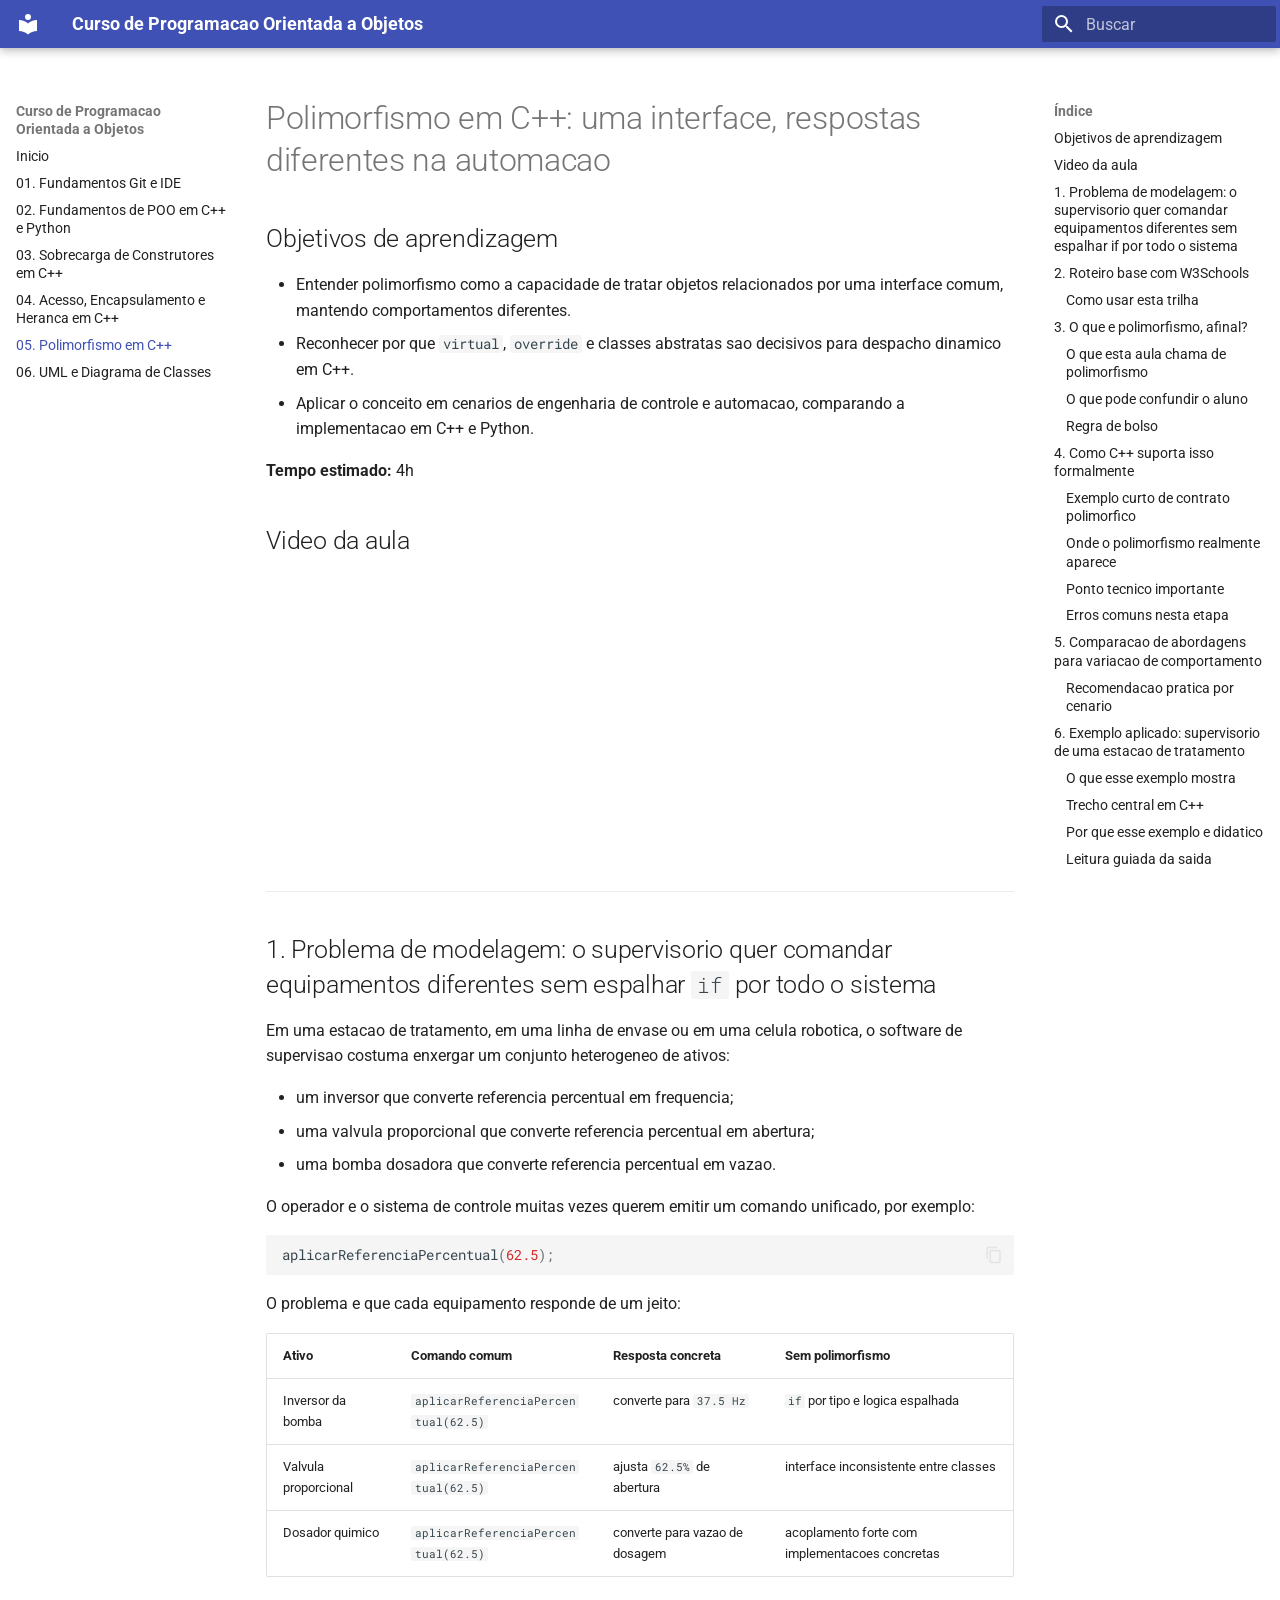
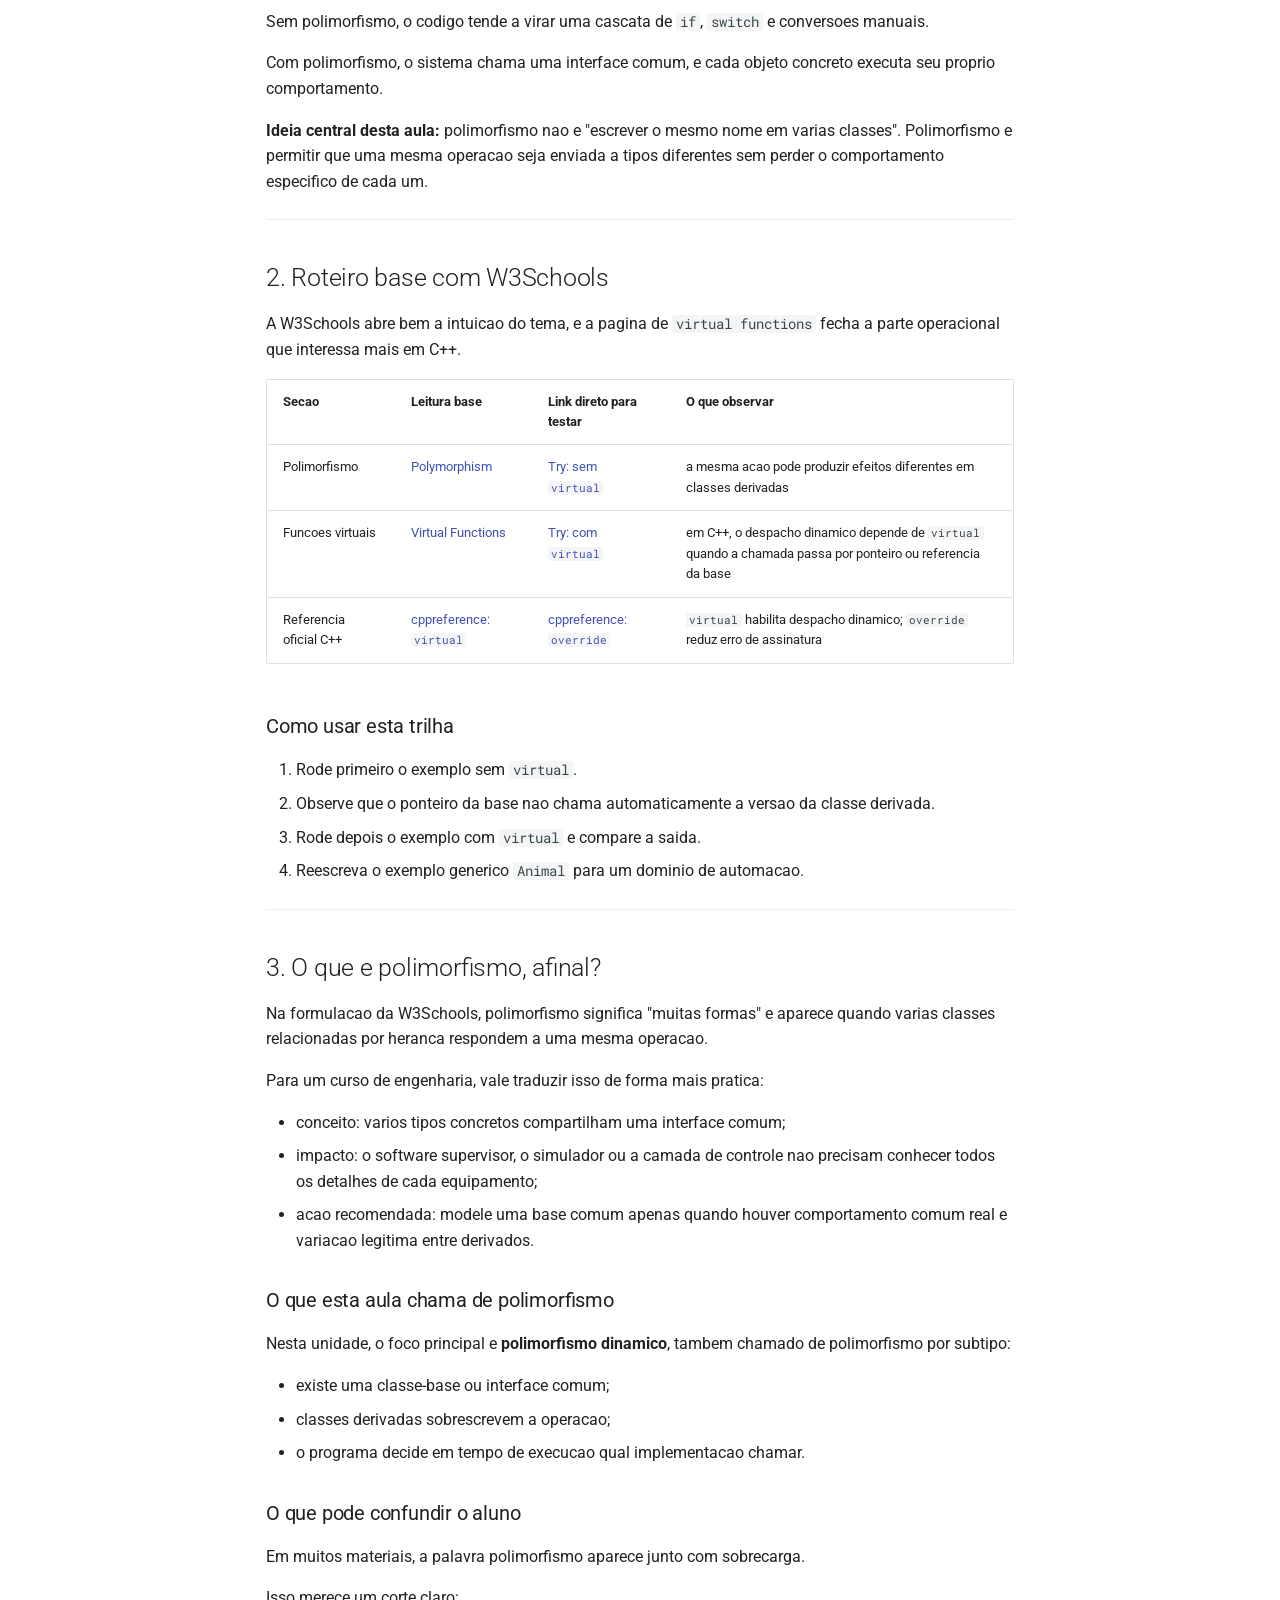
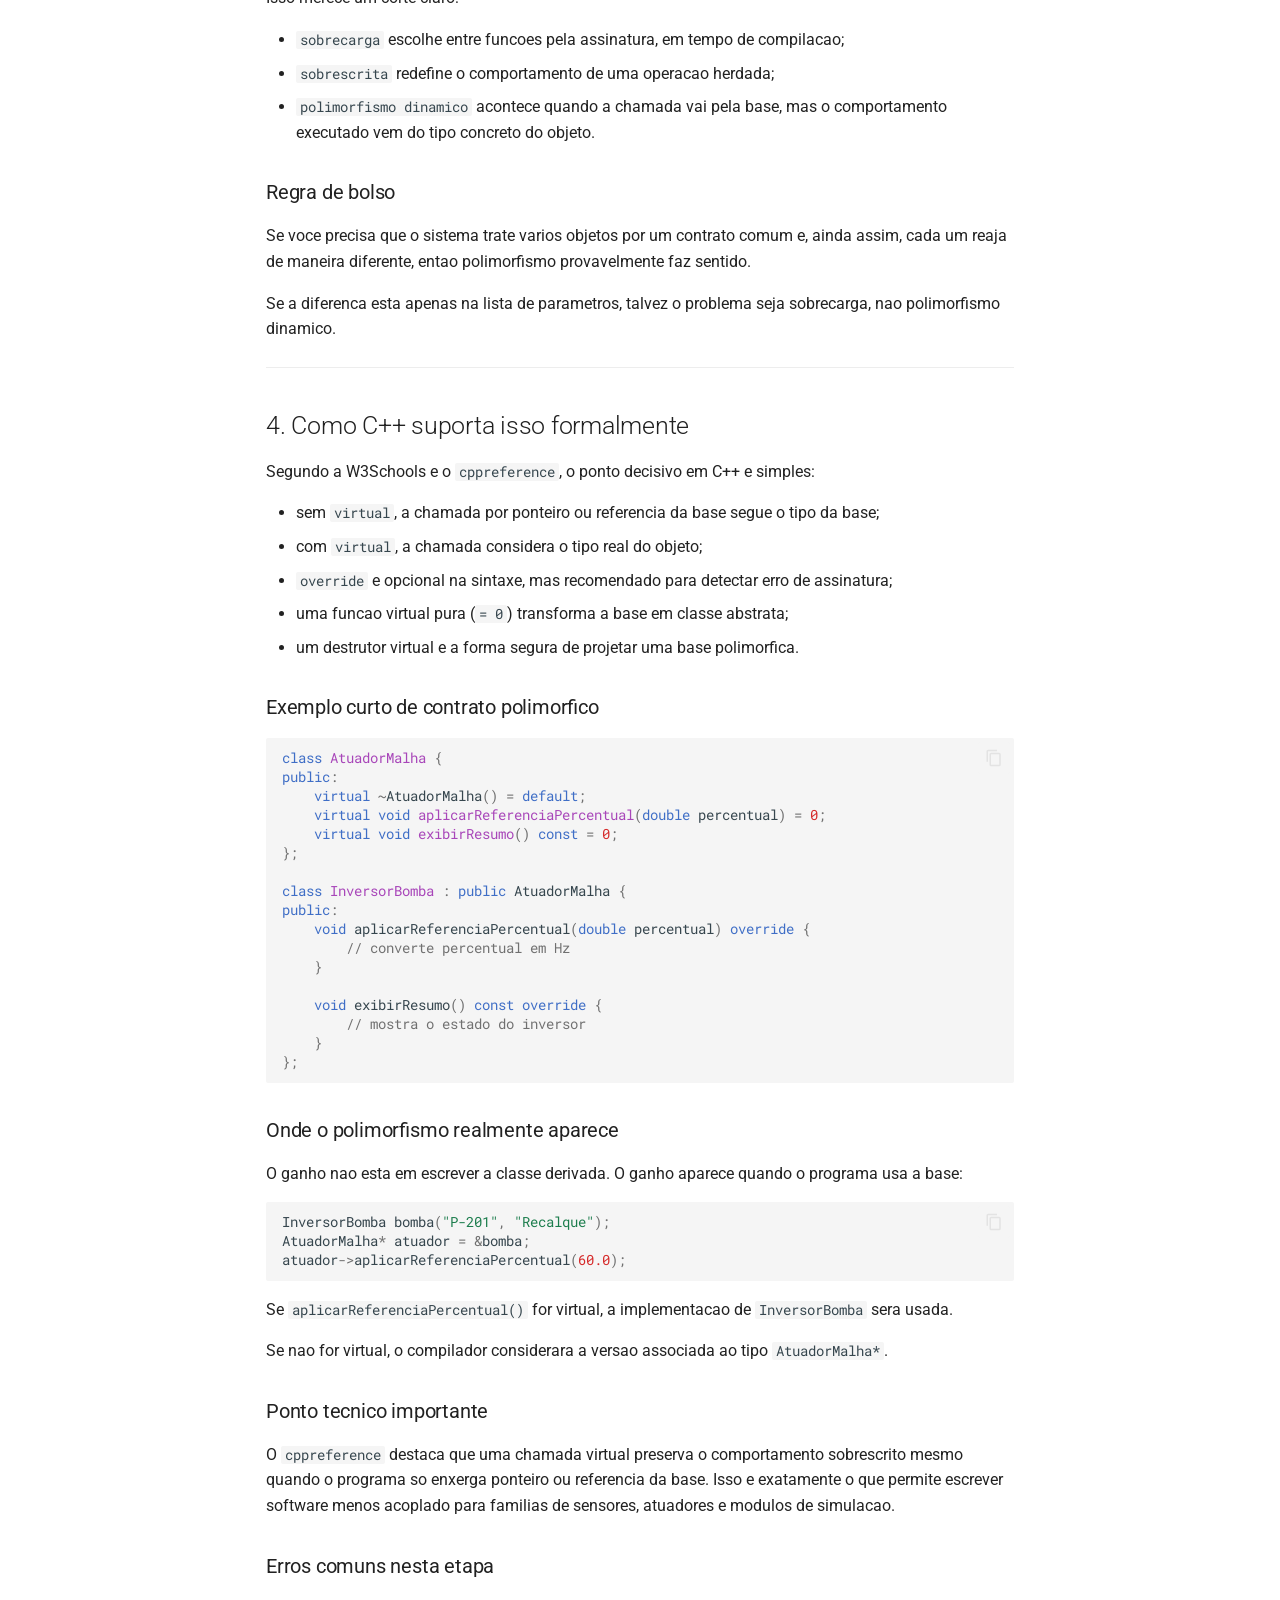
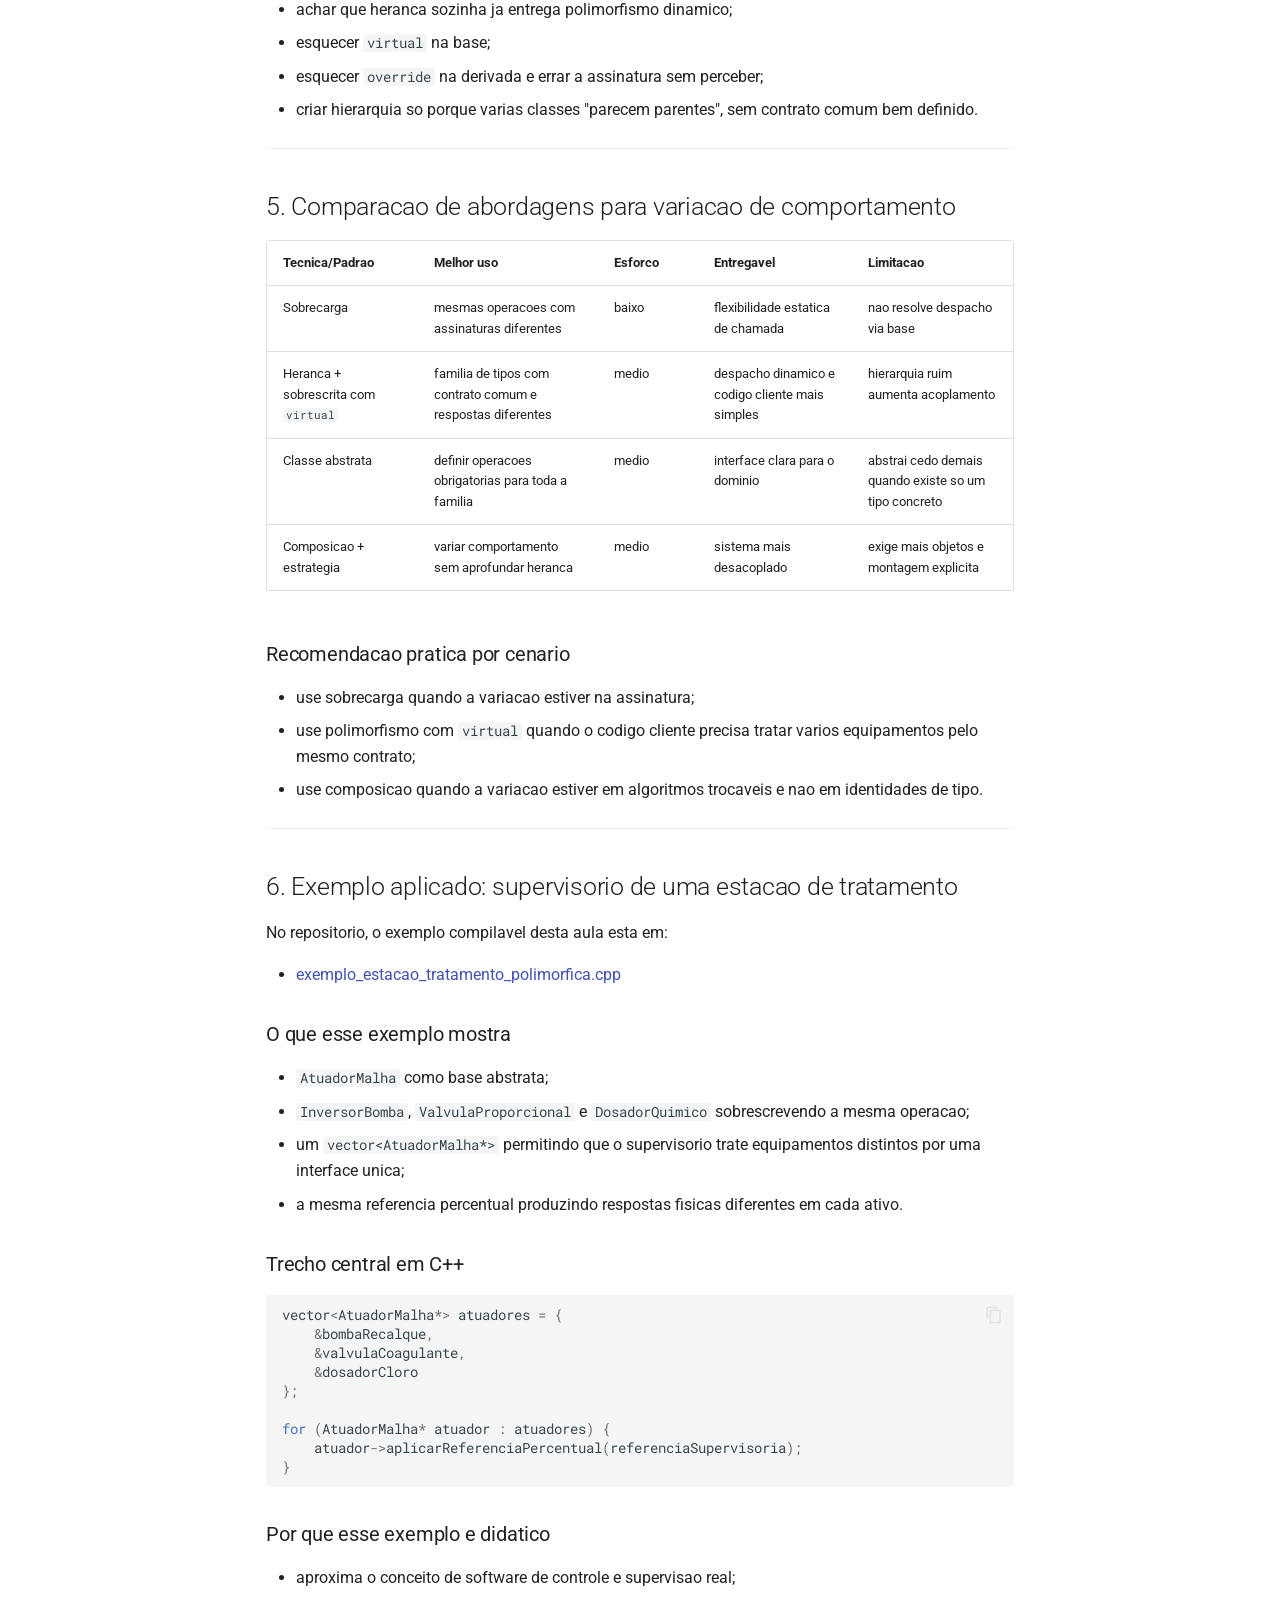
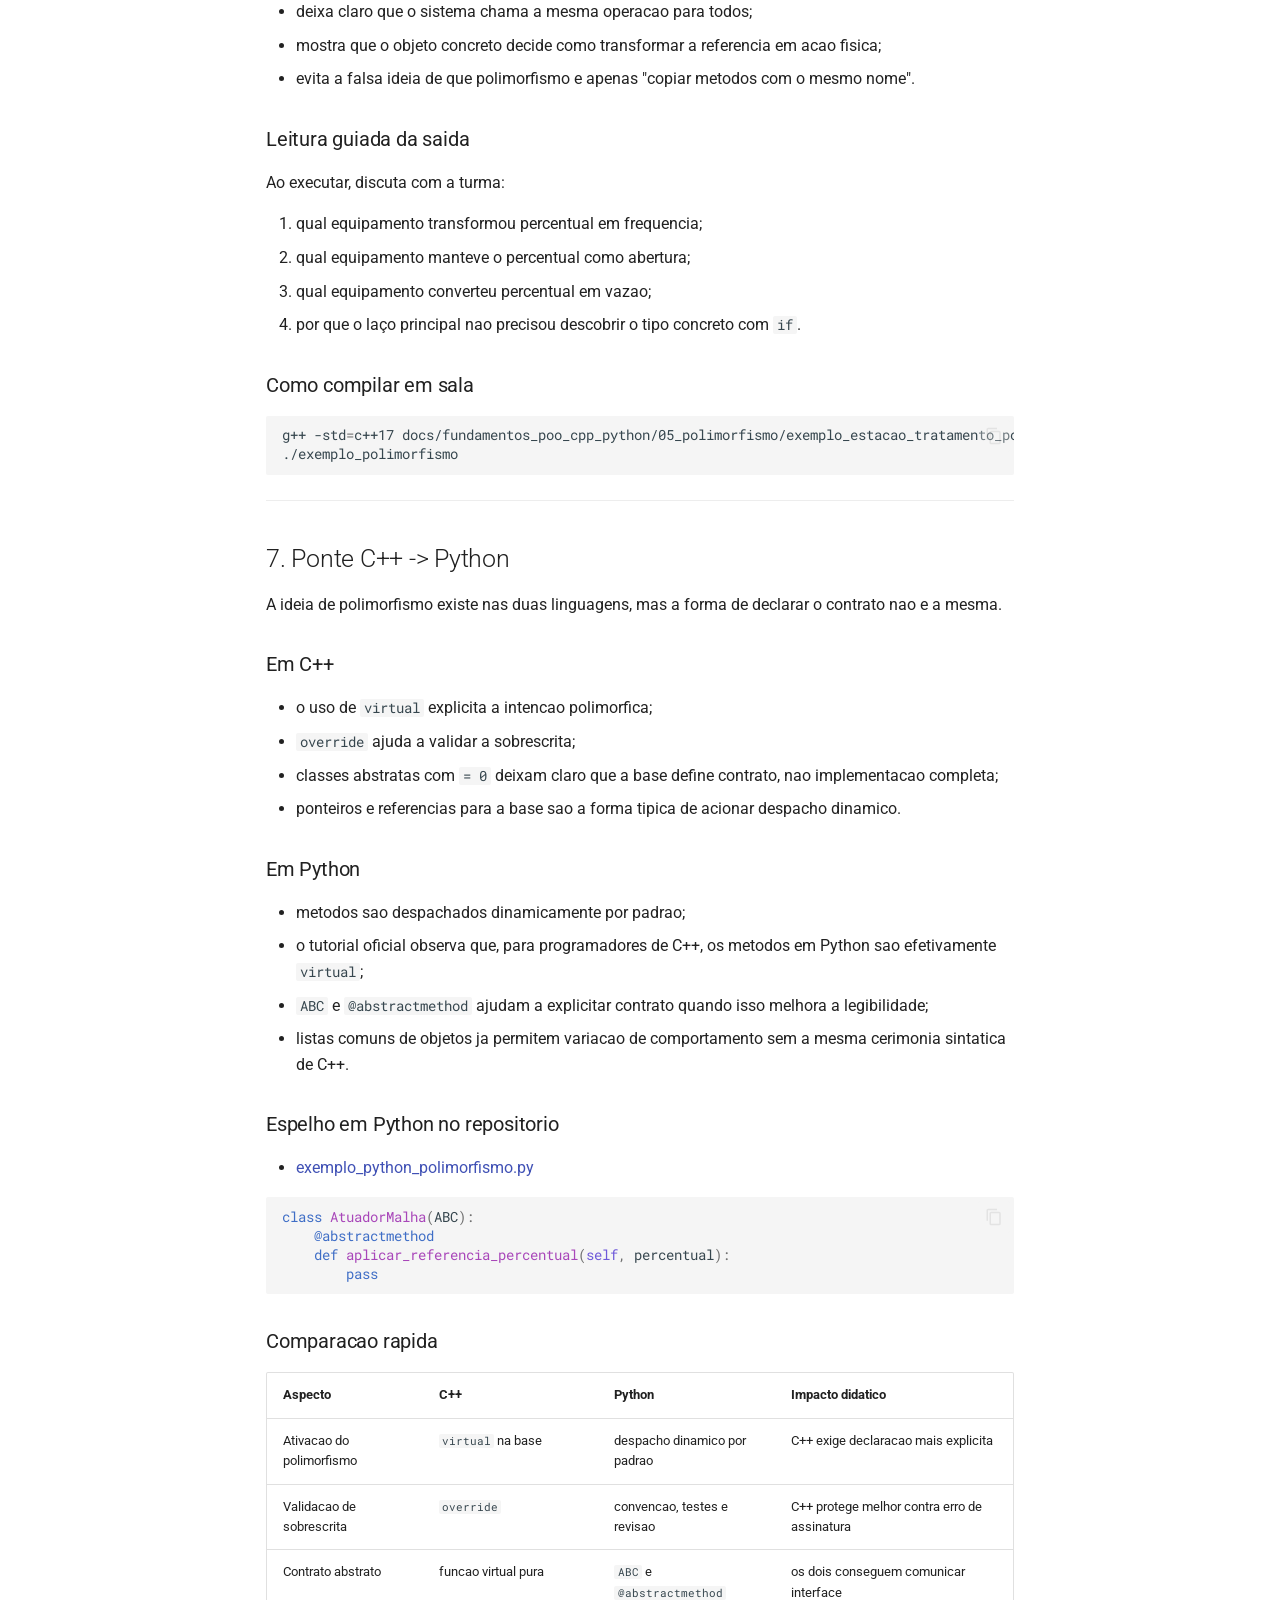
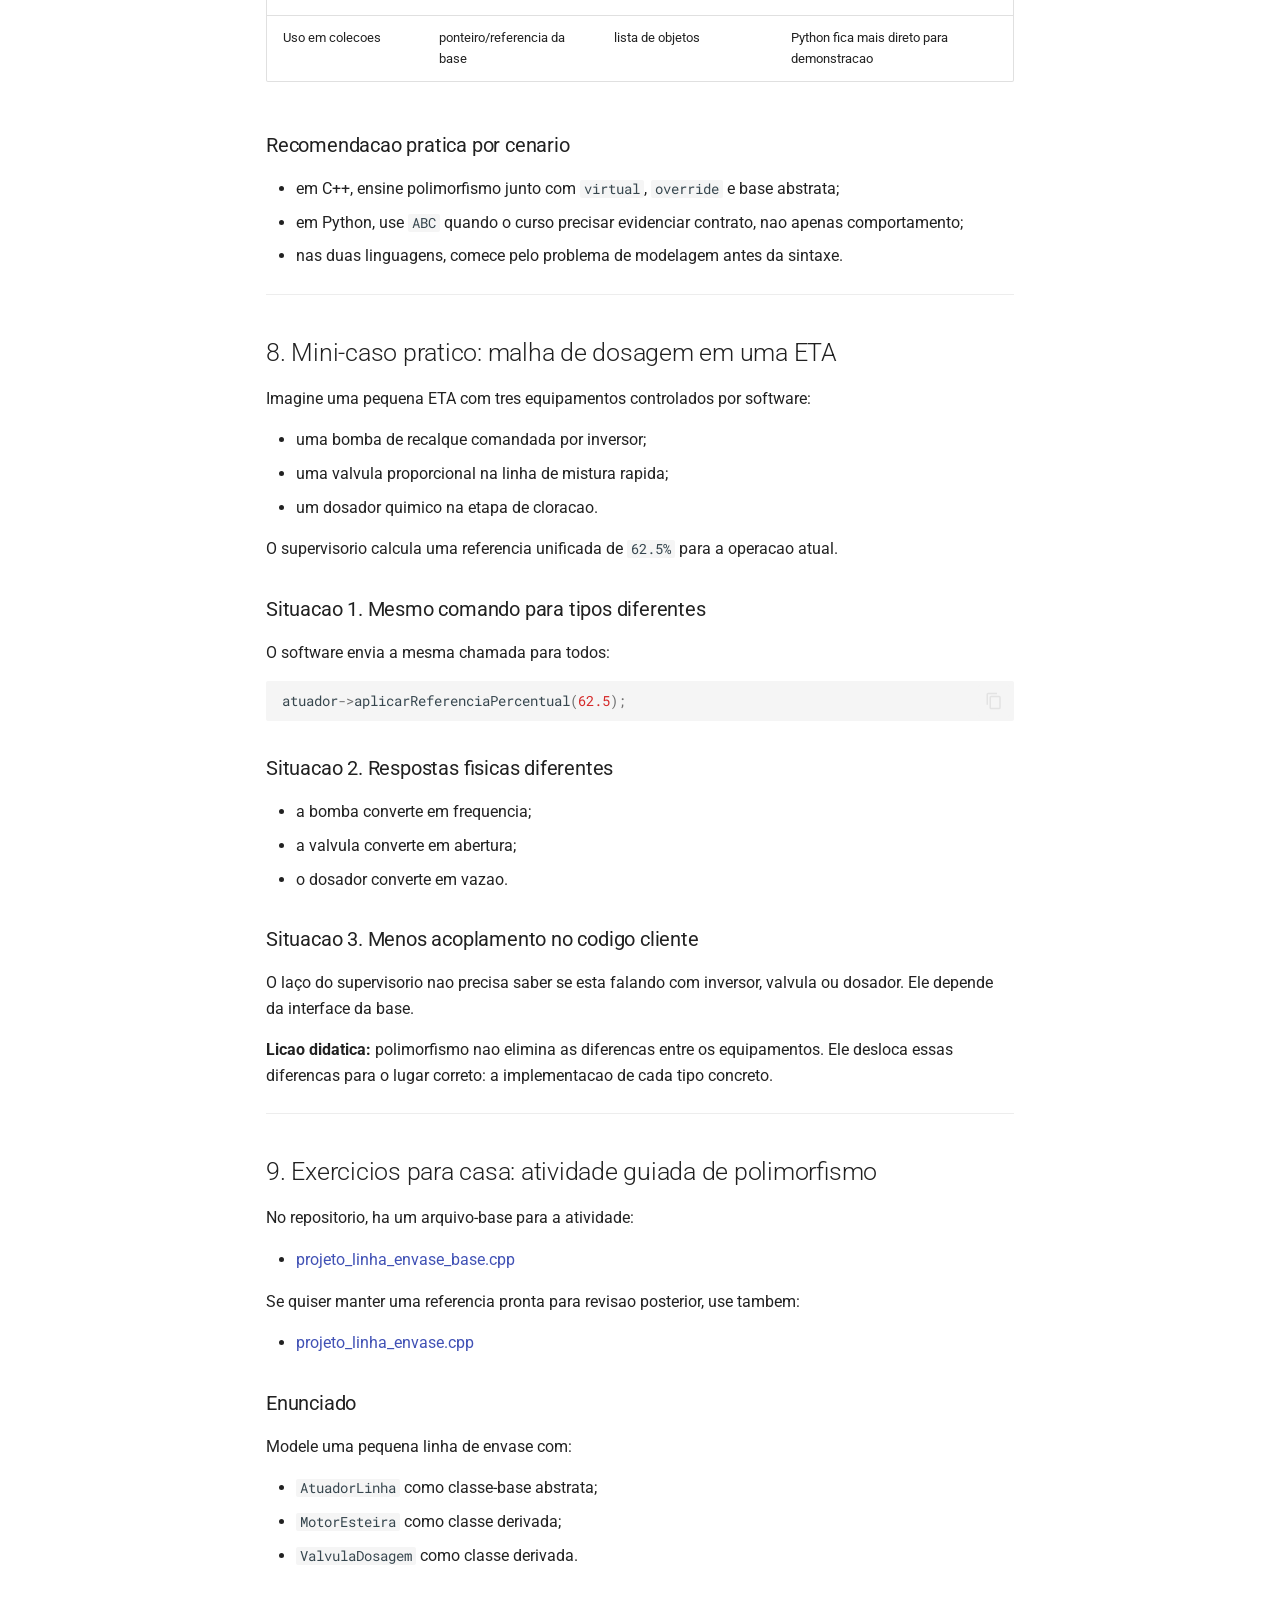
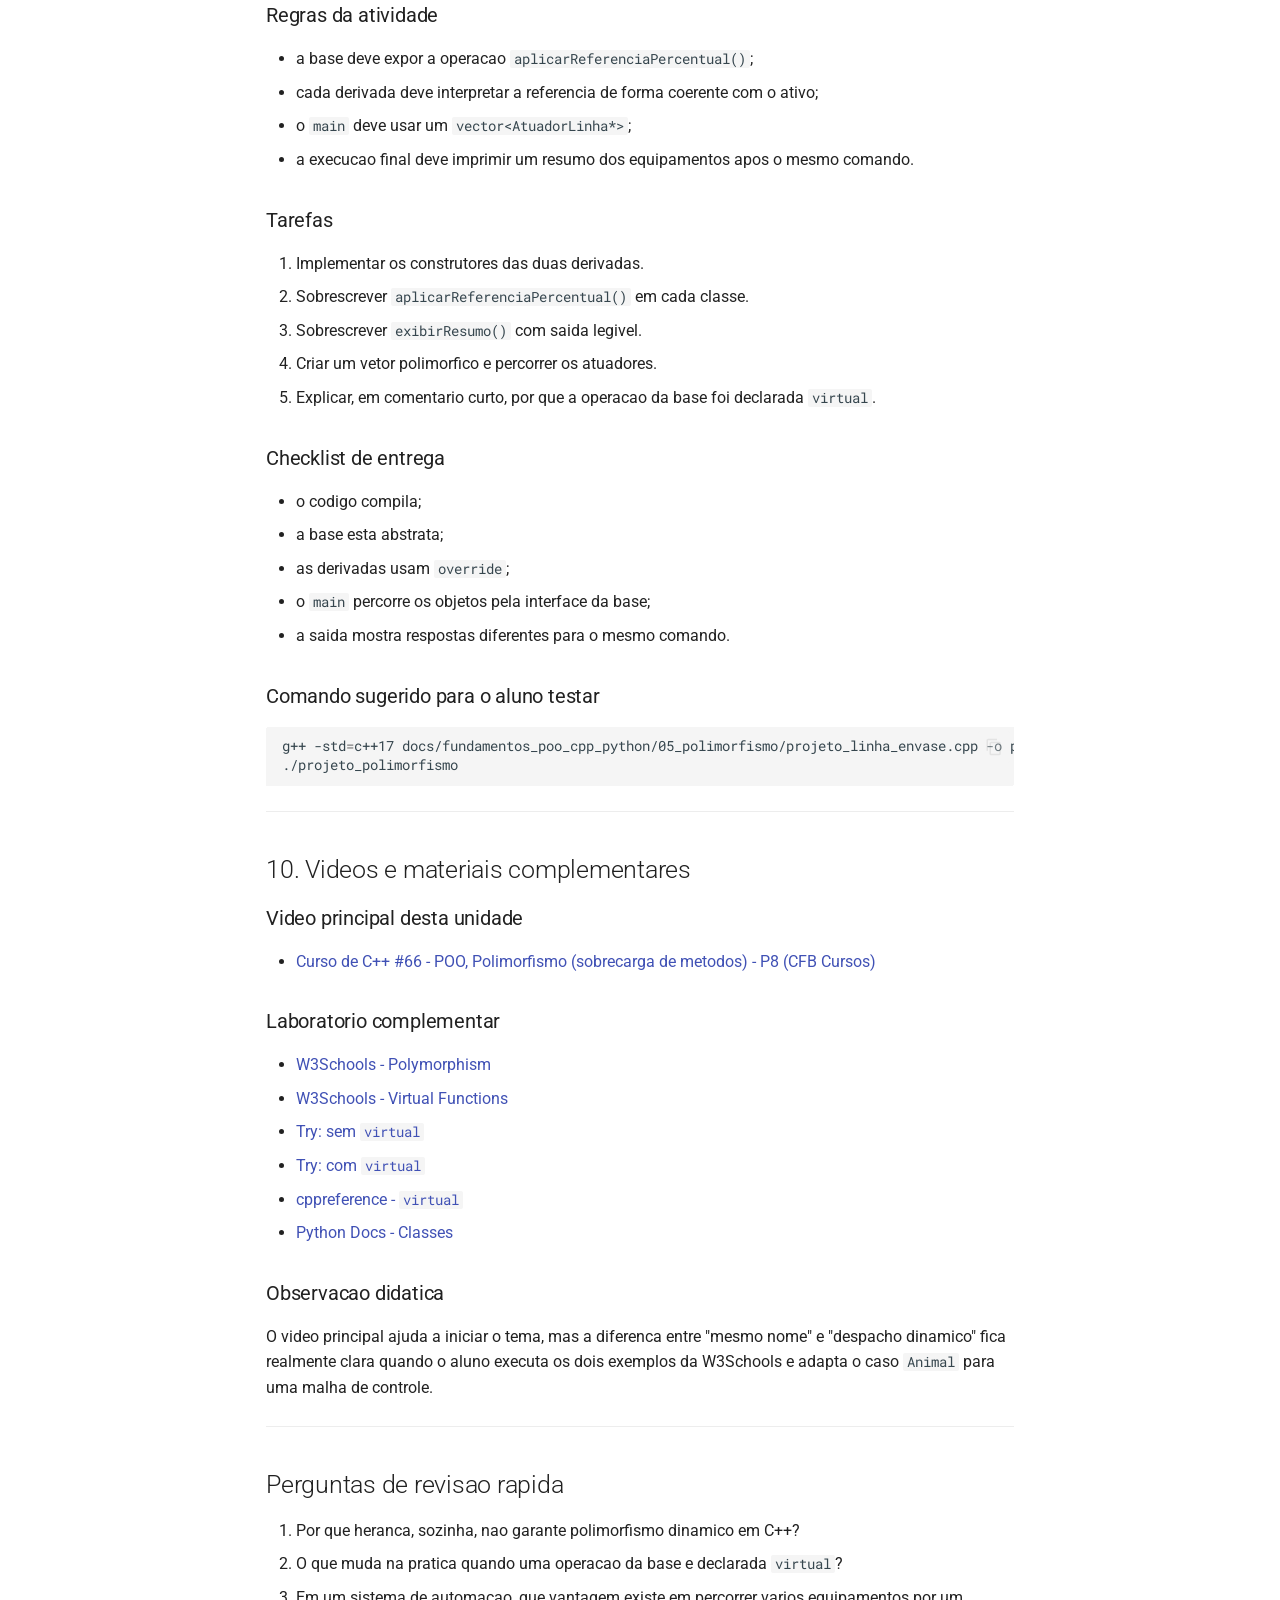
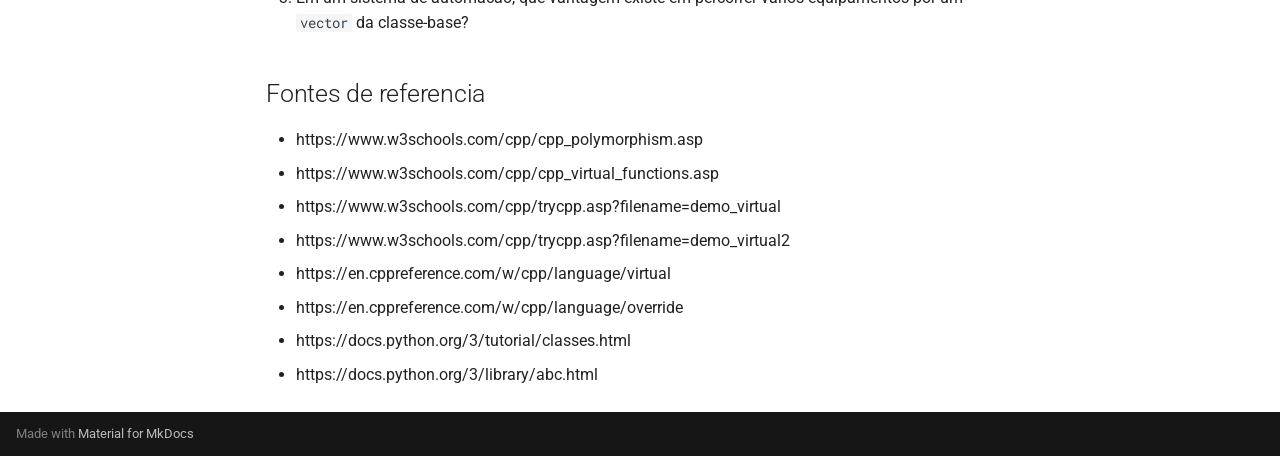
<file: fundamentos_poo_cpp_python/05_polimorfismo/index.html>
<!doctype html>
<html lang="pt" class="no-js">
  <head>
    
      <meta charset="utf-8">
      <meta name="viewport" content="width=device-width,initial-scale=1">
      
        <meta name="description" content="Trilha de POO para Engenharia com C++ e Python">
      
      
      
      
        <link rel="prev" href="../04_encapsulamento_heranca/">
      
      
        <link rel="next" href="../../modelagem_analise_codigo/">
      
      
        
      
      
      <link rel="icon" href="../../assets/images/favicon.png">
      <meta name="generator" content="mkdocs-1.6.1, mkdocs-material-9.7.4">
    
    
      
        <title>05. Polimorfismo em C++ - Curso de Programacao Orientada a Objetos</title>
      
    
    
      <link rel="stylesheet" href="../../assets/stylesheets/main.484c7ddc.min.css">
      
      


    
    
      
    
    
      
        
        
        <link rel="preconnect" href="https://fonts.gstatic.com" crossorigin>
        <link rel="stylesheet" href="https://fonts.googleapis.com/css?family=Roboto:300,300i,400,400i,700,700i%7CRoboto+Mono:400,400i,700,700i&display=fallback">
        <style>:root{--md-text-font:"Roboto";--md-code-font:"Roboto Mono"}</style>
      
    
    
      <link rel="stylesheet" href="../../stylesheets/extra.css">
    
    <script>__md_scope=new URL("../..",location),__md_hash=e=>[...e].reduce(((e,_)=>(e<<5)-e+_.charCodeAt(0)),0),__md_get=(e,_=localStorage,t=__md_scope)=>JSON.parse(_.getItem(t.pathname+"."+e)),__md_set=(e,_,t=localStorage,a=__md_scope)=>{try{t.setItem(a.pathname+"."+e,JSON.stringify(_))}catch(e){}}</script>
    
      

    
    
  </head>
  
  
    <body dir="ltr">
  
    
    <input class="md-toggle" data-md-toggle="drawer" type="checkbox" id="__drawer" autocomplete="off">
    <input class="md-toggle" data-md-toggle="search" type="checkbox" id="__search" autocomplete="off">
    <label class="md-overlay" for="__drawer"></label>
    <div data-md-component="skip">
      
        
        <a href="#polimorfismo-em-c-uma-interface-respostas-diferentes-na-automacao" class="md-skip">
          Pular para conteúdo
        </a>
      
    </div>
    <div data-md-component="announce">
      
    </div>
    
    
      

  

<header class="md-header md-header--shadow" data-md-component="header">
  <nav class="md-header__inner md-grid" aria-label="Cabeçalho">
    <a href="../.." title="Curso de Programacao Orientada a Objetos" class="md-header__button md-logo" aria-label="Curso de Programacao Orientada a Objetos" data-md-component="logo">
      
  
  <svg xmlns="http://www.w3.org/2000/svg" viewBox="0 0 24 24"><path d="M12 8a3 3 0 0 0 3-3 3 3 0 0 0-3-3 3 3 0 0 0-3 3 3 3 0 0 0 3 3m0 3.54C9.64 9.35 6.5 8 3 8v11c3.5 0 6.64 1.35 9 3.54 2.36-2.19 5.5-3.54 9-3.54V8c-3.5 0-6.64 1.35-9 3.54"/></svg>

    </a>
    <label class="md-header__button md-icon" for="__drawer">
      
      <svg xmlns="http://www.w3.org/2000/svg" viewBox="0 0 24 24"><path d="M3 6h18v2H3zm0 5h18v2H3zm0 5h18v2H3z"/></svg>
    </label>
    <div class="md-header__title" data-md-component="header-title">
      <div class="md-header__ellipsis">
        <div class="md-header__topic">
          <span class="md-ellipsis">
            Curso de Programacao Orientada a Objetos
          </span>
        </div>
        <div class="md-header__topic" data-md-component="header-topic">
          <span class="md-ellipsis">
            
              05. Polimorfismo em C++
            
          </span>
        </div>
      </div>
    </div>
    
    
      <script>var palette=__md_get("__palette");if(palette&&palette.color){if("(prefers-color-scheme)"===palette.color.media){var media=matchMedia("(prefers-color-scheme: light)"),input=document.querySelector(media.matches?"[data-md-color-media='(prefers-color-scheme: light)']":"[data-md-color-media='(prefers-color-scheme: dark)']");palette.color.media=input.getAttribute("data-md-color-media"),palette.color.scheme=input.getAttribute("data-md-color-scheme"),palette.color.primary=input.getAttribute("data-md-color-primary"),palette.color.accent=input.getAttribute("data-md-color-accent")}for(var[key,value]of Object.entries(palette.color))document.body.setAttribute("data-md-color-"+key,value)}</script>
    
    
    
      
      
        <label class="md-header__button md-icon" for="__search">
          
          <svg xmlns="http://www.w3.org/2000/svg" viewBox="0 0 24 24"><path d="M9.5 3A6.5 6.5 0 0 1 16 9.5c0 1.61-.59 3.09-1.56 4.23l.27.27h.79l5 5-1.5 1.5-5-5v-.79l-.27-.27A6.52 6.52 0 0 1 9.5 16 6.5 6.5 0 0 1 3 9.5 6.5 6.5 0 0 1 9.5 3m0 2C7 5 5 7 5 9.5S7 14 9.5 14 14 12 14 9.5 12 5 9.5 5"/></svg>
        </label>
        <div class="md-search" data-md-component="search" role="dialog">
  <label class="md-search__overlay" for="__search"></label>
  <div class="md-search__inner" role="search">
    <form class="md-search__form" name="search">
      <input type="text" class="md-search__input" name="query" aria-label="Buscar" placeholder="Buscar" autocapitalize="off" autocorrect="off" autocomplete="off" spellcheck="false" data-md-component="search-query" required>
      <label class="md-search__icon md-icon" for="__search">
        
        <svg xmlns="http://www.w3.org/2000/svg" viewBox="0 0 24 24"><path d="M9.5 3A6.5 6.5 0 0 1 16 9.5c0 1.61-.59 3.09-1.56 4.23l.27.27h.79l5 5-1.5 1.5-5-5v-.79l-.27-.27A6.52 6.52 0 0 1 9.5 16 6.5 6.5 0 0 1 3 9.5 6.5 6.5 0 0 1 9.5 3m0 2C7 5 5 7 5 9.5S7 14 9.5 14 14 12 14 9.5 12 5 9.5 5"/></svg>
        
        <svg xmlns="http://www.w3.org/2000/svg" viewBox="0 0 24 24"><path d="M20 11v2H8l5.5 5.5-1.42 1.42L4.16 12l7.92-7.92L13.5 5.5 8 11z"/></svg>
      </label>
      <nav class="md-search__options" aria-label="Pesquisar">
        
        <button type="reset" class="md-search__icon md-icon" title="Limpar" aria-label="Limpar" tabindex="-1">
          
          <svg xmlns="http://www.w3.org/2000/svg" viewBox="0 0 24 24"><path d="M19 6.41 17.59 5 12 10.59 6.41 5 5 6.41 10.59 12 5 17.59 6.41 19 12 13.41 17.59 19 19 17.59 13.41 12z"/></svg>
        </button>
      </nav>
      
    </form>
    <div class="md-search__output">
      <div class="md-search__scrollwrap" tabindex="0" data-md-scrollfix>
        <div class="md-search-result" data-md-component="search-result">
          <div class="md-search-result__meta">
            Inicializando busca
          </div>
          <ol class="md-search-result__list" role="presentation"></ol>
        </div>
      </div>
    </div>
  </div>
</div>
      
    
    
  </nav>
  
</header>
    
    <div class="md-container" data-md-component="container">
      
      
        
          
        
      
      <main class="md-main" data-md-component="main">
        <div class="md-main__inner md-grid">
          
            
              
              <div class="md-sidebar md-sidebar--primary" data-md-component="sidebar" data-md-type="navigation" >
                <div class="md-sidebar__scrollwrap">
                  <div class="md-sidebar__inner">
                    



<nav class="md-nav md-nav--primary" aria-label="Navegação" data-md-level="0">
  <label class="md-nav__title" for="__drawer">
    <a href="../.." title="Curso de Programacao Orientada a Objetos" class="md-nav__button md-logo" aria-label="Curso de Programacao Orientada a Objetos" data-md-component="logo">
      
  
  <svg xmlns="http://www.w3.org/2000/svg" viewBox="0 0 24 24"><path d="M12 8a3 3 0 0 0 3-3 3 3 0 0 0-3-3 3 3 0 0 0-3 3 3 3 0 0 0 3 3m0 3.54C9.64 9.35 6.5 8 3 8v11c3.5 0 6.64 1.35 9 3.54 2.36-2.19 5.5-3.54 9-3.54V8c-3.5 0-6.64 1.35-9 3.54"/></svg>

    </a>
    Curso de Programacao Orientada a Objetos
  </label>
  
  <ul class="md-nav__list" data-md-scrollfix>
    
      
      
  
  
  
  
    <li class="md-nav__item">
      <a href="../.." class="md-nav__link">
        
  
  
  <span class="md-ellipsis">
    
  
    Inicio
  

    
  </span>
  
  

      </a>
    </li>
  

    
      
      
  
  
  
  
    <li class="md-nav__item">
      <a href="../../fundamentos_git_ide/" class="md-nav__link">
        
  
  
  <span class="md-ellipsis">
    
  
    01. Fundamentos Git e IDE
  

    
  </span>
  
  

      </a>
    </li>
  

    
      
      
  
  
  
  
    <li class="md-nav__item">
      <a href="../" class="md-nav__link">
        
  
  
  <span class="md-ellipsis">
    
  
    02. Fundamentos de POO em C++ e Python
  

    
  </span>
  
  

      </a>
    </li>
  

    
      
      
  
  
  
  
    <li class="md-nav__item">
      <a href="../03_sobrecarga_construtores/" class="md-nav__link">
        
  
  
  <span class="md-ellipsis">
    
  
    03. Sobrecarga de Construtores em C++
  

    
  </span>
  
  

      </a>
    </li>
  

    
      
      
  
  
  
  
    <li class="md-nav__item">
      <a href="../04_encapsulamento_heranca/" class="md-nav__link">
        
  
  
  <span class="md-ellipsis">
    
  
    04. Acesso, Encapsulamento e Heranca em C++
  

    
  </span>
  
  

      </a>
    </li>
  

    
      
      
  
  
    
  
  
  
    <li class="md-nav__item md-nav__item--active">
      
      <input class="md-nav__toggle md-toggle" type="checkbox" id="__toc">
      
      
        
      
      
        <label class="md-nav__link md-nav__link--active" for="__toc">
          
  
  
  <span class="md-ellipsis">
    
  
    05. Polimorfismo em C++
  

    
  </span>
  
  

          <span class="md-nav__icon md-icon"></span>
        </label>
      
      <a href="./" class="md-nav__link md-nav__link--active">
        
  
  
  <span class="md-ellipsis">
    
  
    05. Polimorfismo em C++
  

    
  </span>
  
  

      </a>
      
        

<nav class="md-nav md-nav--secondary" aria-label="Índice">
  
  
  
    
  
  
    <label class="md-nav__title" for="__toc">
      <span class="md-nav__icon md-icon"></span>
      Índice
    </label>
    <ul class="md-nav__list" data-md-component="toc" data-md-scrollfix>
      
        <li class="md-nav__item">
  <a href="#objetivos-de-aprendizagem" class="md-nav__link">
    <span class="md-ellipsis">
      
        Objetivos de aprendizagem
      
    </span>
  </a>
  
</li>
      
        <li class="md-nav__item">
  <a href="#video-da-aula" class="md-nav__link">
    <span class="md-ellipsis">
      
        Video da aula
      
    </span>
  </a>
  
</li>
      
        <li class="md-nav__item">
  <a href="#1-problema-de-modelagem-o-supervisorio-quer-comandar-equipamentos-diferentes-sem-espalhar-if-por-todo-o-sistema" class="md-nav__link">
    <span class="md-ellipsis">
      
        1. Problema de modelagem: o supervisorio quer comandar equipamentos diferentes sem espalhar if por todo o sistema
      
    </span>
  </a>
  
</li>
      
        <li class="md-nav__item">
  <a href="#2-roteiro-base-com-w3schools" class="md-nav__link">
    <span class="md-ellipsis">
      
        2. Roteiro base com W3Schools
      
    </span>
  </a>
  
    <nav class="md-nav" aria-label="2. Roteiro base com W3Schools">
      <ul class="md-nav__list">
        
          <li class="md-nav__item">
  <a href="#como-usar-esta-trilha" class="md-nav__link">
    <span class="md-ellipsis">
      
        Como usar esta trilha
      
    </span>
  </a>
  
</li>
        
      </ul>
    </nav>
  
</li>
      
        <li class="md-nav__item">
  <a href="#3-o-que-e-polimorfismo-afinal" class="md-nav__link">
    <span class="md-ellipsis">
      
        3. O que e polimorfismo, afinal?
      
    </span>
  </a>
  
    <nav class="md-nav" aria-label="3. O que e polimorfismo, afinal?">
      <ul class="md-nav__list">
        
          <li class="md-nav__item">
  <a href="#o-que-esta-aula-chama-de-polimorfismo" class="md-nav__link">
    <span class="md-ellipsis">
      
        O que esta aula chama de polimorfismo
      
    </span>
  </a>
  
</li>
        
          <li class="md-nav__item">
  <a href="#o-que-pode-confundir-o-aluno" class="md-nav__link">
    <span class="md-ellipsis">
      
        O que pode confundir o aluno
      
    </span>
  </a>
  
</li>
        
          <li class="md-nav__item">
  <a href="#regra-de-bolso" class="md-nav__link">
    <span class="md-ellipsis">
      
        Regra de bolso
      
    </span>
  </a>
  
</li>
        
      </ul>
    </nav>
  
</li>
      
        <li class="md-nav__item">
  <a href="#4-como-c-suporta-isso-formalmente" class="md-nav__link">
    <span class="md-ellipsis">
      
        4. Como C++ suporta isso formalmente
      
    </span>
  </a>
  
    <nav class="md-nav" aria-label="4. Como C++ suporta isso formalmente">
      <ul class="md-nav__list">
        
          <li class="md-nav__item">
  <a href="#exemplo-curto-de-contrato-polimorfico" class="md-nav__link">
    <span class="md-ellipsis">
      
        Exemplo curto de contrato polimorfico
      
    </span>
  </a>
  
</li>
        
          <li class="md-nav__item">
  <a href="#onde-o-polimorfismo-realmente-aparece" class="md-nav__link">
    <span class="md-ellipsis">
      
        Onde o polimorfismo realmente aparece
      
    </span>
  </a>
  
</li>
        
          <li class="md-nav__item">
  <a href="#ponto-tecnico-importante" class="md-nav__link">
    <span class="md-ellipsis">
      
        Ponto tecnico importante
      
    </span>
  </a>
  
</li>
        
          <li class="md-nav__item">
  <a href="#erros-comuns-nesta-etapa" class="md-nav__link">
    <span class="md-ellipsis">
      
        Erros comuns nesta etapa
      
    </span>
  </a>
  
</li>
        
      </ul>
    </nav>
  
</li>
      
        <li class="md-nav__item">
  <a href="#5-comparacao-de-abordagens-para-variacao-de-comportamento" class="md-nav__link">
    <span class="md-ellipsis">
      
        5. Comparacao de abordagens para variacao de comportamento
      
    </span>
  </a>
  
    <nav class="md-nav" aria-label="5. Comparacao de abordagens para variacao de comportamento">
      <ul class="md-nav__list">
        
          <li class="md-nav__item">
  <a href="#recomendacao-pratica-por-cenario" class="md-nav__link">
    <span class="md-ellipsis">
      
        Recomendacao pratica por cenario
      
    </span>
  </a>
  
</li>
        
      </ul>
    </nav>
  
</li>
      
        <li class="md-nav__item">
  <a href="#6-exemplo-aplicado-supervisorio-de-uma-estacao-de-tratamento" class="md-nav__link">
    <span class="md-ellipsis">
      
        6. Exemplo aplicado: supervisorio de uma estacao de tratamento
      
    </span>
  </a>
  
    <nav class="md-nav" aria-label="6. Exemplo aplicado: supervisorio de uma estacao de tratamento">
      <ul class="md-nav__list">
        
          <li class="md-nav__item">
  <a href="#o-que-esse-exemplo-mostra" class="md-nav__link">
    <span class="md-ellipsis">
      
        O que esse exemplo mostra
      
    </span>
  </a>
  
</li>
        
          <li class="md-nav__item">
  <a href="#trecho-central-em-c" class="md-nav__link">
    <span class="md-ellipsis">
      
        Trecho central em C++
      
    </span>
  </a>
  
</li>
        
          <li class="md-nav__item">
  <a href="#por-que-esse-exemplo-e-didatico" class="md-nav__link">
    <span class="md-ellipsis">
      
        Por que esse exemplo e didatico
      
    </span>
  </a>
  
</li>
        
          <li class="md-nav__item">
  <a href="#leitura-guiada-da-saida" class="md-nav__link">
    <span class="md-ellipsis">
      
        Leitura guiada da saida
      
    </span>
  </a>
  
</li>
        
          <li class="md-nav__item">
  <a href="#como-compilar-em-sala" class="md-nav__link">
    <span class="md-ellipsis">
      
        Como compilar em sala
      
    </span>
  </a>
  
</li>
        
      </ul>
    </nav>
  
</li>
      
        <li class="md-nav__item">
  <a href="#7-ponte-c-python" class="md-nav__link">
    <span class="md-ellipsis">
      
        7. Ponte C++ -&gt; Python
      
    </span>
  </a>
  
    <nav class="md-nav" aria-label="7. Ponte C++ -&gt; Python">
      <ul class="md-nav__list">
        
          <li class="md-nav__item">
  <a href="#em-c" class="md-nav__link">
    <span class="md-ellipsis">
      
        Em C++
      
    </span>
  </a>
  
</li>
        
          <li class="md-nav__item">
  <a href="#em-python" class="md-nav__link">
    <span class="md-ellipsis">
      
        Em Python
      
    </span>
  </a>
  
</li>
        
          <li class="md-nav__item">
  <a href="#espelho-em-python-no-repositorio" class="md-nav__link">
    <span class="md-ellipsis">
      
        Espelho em Python no repositorio
      
    </span>
  </a>
  
</li>
        
          <li class="md-nav__item">
  <a href="#comparacao-rapida" class="md-nav__link">
    <span class="md-ellipsis">
      
        Comparacao rapida
      
    </span>
  </a>
  
</li>
        
          <li class="md-nav__item">
  <a href="#recomendacao-pratica-por-cenario_1" class="md-nav__link">
    <span class="md-ellipsis">
      
        Recomendacao pratica por cenario
      
    </span>
  </a>
  
</li>
        
      </ul>
    </nav>
  
</li>
      
        <li class="md-nav__item">
  <a href="#8-mini-caso-pratico-malha-de-dosagem-em-uma-eta" class="md-nav__link">
    <span class="md-ellipsis">
      
        8. Mini-caso pratico: malha de dosagem em uma ETA
      
    </span>
  </a>
  
    <nav class="md-nav" aria-label="8. Mini-caso pratico: malha de dosagem em uma ETA">
      <ul class="md-nav__list">
        
          <li class="md-nav__item">
  <a href="#situacao-1-mesmo-comando-para-tipos-diferentes" class="md-nav__link">
    <span class="md-ellipsis">
      
        Situacao 1. Mesmo comando para tipos diferentes
      
    </span>
  </a>
  
</li>
        
          <li class="md-nav__item">
  <a href="#situacao-2-respostas-fisicas-diferentes" class="md-nav__link">
    <span class="md-ellipsis">
      
        Situacao 2. Respostas fisicas diferentes
      
    </span>
  </a>
  
</li>
        
          <li class="md-nav__item">
  <a href="#situacao-3-menos-acoplamento-no-codigo-cliente" class="md-nav__link">
    <span class="md-ellipsis">
      
        Situacao 3. Menos acoplamento no codigo cliente
      
    </span>
  </a>
  
</li>
        
      </ul>
    </nav>
  
</li>
      
        <li class="md-nav__item">
  <a href="#9-exercicios-para-casa-atividade-guiada-de-polimorfismo" class="md-nav__link">
    <span class="md-ellipsis">
      
        9. Exercicios para casa: atividade guiada de polimorfismo
      
    </span>
  </a>
  
    <nav class="md-nav" aria-label="9. Exercicios para casa: atividade guiada de polimorfismo">
      <ul class="md-nav__list">
        
          <li class="md-nav__item">
  <a href="#enunciado" class="md-nav__link">
    <span class="md-ellipsis">
      
        Enunciado
      
    </span>
  </a>
  
</li>
        
          <li class="md-nav__item">
  <a href="#regras-da-atividade" class="md-nav__link">
    <span class="md-ellipsis">
      
        Regras da atividade
      
    </span>
  </a>
  
</li>
        
          <li class="md-nav__item">
  <a href="#tarefas" class="md-nav__link">
    <span class="md-ellipsis">
      
        Tarefas
      
    </span>
  </a>
  
</li>
        
          <li class="md-nav__item">
  <a href="#checklist-de-entrega" class="md-nav__link">
    <span class="md-ellipsis">
      
        Checklist de entrega
      
    </span>
  </a>
  
</li>
        
          <li class="md-nav__item">
  <a href="#comando-sugerido-para-o-aluno-testar" class="md-nav__link">
    <span class="md-ellipsis">
      
        Comando sugerido para o aluno testar
      
    </span>
  </a>
  
</li>
        
      </ul>
    </nav>
  
</li>
      
        <li class="md-nav__item">
  <a href="#10-videos-e-materiais-complementares" class="md-nav__link">
    <span class="md-ellipsis">
      
        10. Videos e materiais complementares
      
    </span>
  </a>
  
    <nav class="md-nav" aria-label="10. Videos e materiais complementares">
      <ul class="md-nav__list">
        
          <li class="md-nav__item">
  <a href="#video-principal-desta-unidade" class="md-nav__link">
    <span class="md-ellipsis">
      
        Video principal desta unidade
      
    </span>
  </a>
  
</li>
        
          <li class="md-nav__item">
  <a href="#laboratorio-complementar" class="md-nav__link">
    <span class="md-ellipsis">
      
        Laboratorio complementar
      
    </span>
  </a>
  
</li>
        
          <li class="md-nav__item">
  <a href="#observacao-didatica" class="md-nav__link">
    <span class="md-ellipsis">
      
        Observacao didatica
      
    </span>
  </a>
  
</li>
        
      </ul>
    </nav>
  
</li>
      
        <li class="md-nav__item">
  <a href="#perguntas-de-revisao-rapida" class="md-nav__link">
    <span class="md-ellipsis">
      
        Perguntas de revisao rapida
      
    </span>
  </a>
  
</li>
      
        <li class="md-nav__item">
  <a href="#fontes-de-referencia" class="md-nav__link">
    <span class="md-ellipsis">
      
        Fontes de referencia
      
    </span>
  </a>
  
</li>
      
    </ul>
  
</nav>
      
    </li>
  

    
      
      
  
  
  
  
    <li class="md-nav__item">
      <a href="../../modelagem_analise_codigo/" class="md-nav__link">
        
  
  
  <span class="md-ellipsis">
    
  
    06. UML e Diagrama de Classes
  

    
  </span>
  
  

      </a>
    </li>
  

    
  </ul>
</nav>
                  </div>
                </div>
              </div>
            
            
              
              <div class="md-sidebar md-sidebar--secondary" data-md-component="sidebar" data-md-type="toc" >
                <div class="md-sidebar__scrollwrap">
                  <div class="md-sidebar__inner">
                    

<nav class="md-nav md-nav--secondary" aria-label="Índice">
  
  
  
    
  
  
    <label class="md-nav__title" for="__toc">
      <span class="md-nav__icon md-icon"></span>
      Índice
    </label>
    <ul class="md-nav__list" data-md-component="toc" data-md-scrollfix>
      
        <li class="md-nav__item">
  <a href="#objetivos-de-aprendizagem" class="md-nav__link">
    <span class="md-ellipsis">
      
        Objetivos de aprendizagem
      
    </span>
  </a>
  
</li>
      
        <li class="md-nav__item">
  <a href="#video-da-aula" class="md-nav__link">
    <span class="md-ellipsis">
      
        Video da aula
      
    </span>
  </a>
  
</li>
      
        <li class="md-nav__item">
  <a href="#1-problema-de-modelagem-o-supervisorio-quer-comandar-equipamentos-diferentes-sem-espalhar-if-por-todo-o-sistema" class="md-nav__link">
    <span class="md-ellipsis">
      
        1. Problema de modelagem: o supervisorio quer comandar equipamentos diferentes sem espalhar if por todo o sistema
      
    </span>
  </a>
  
</li>
      
        <li class="md-nav__item">
  <a href="#2-roteiro-base-com-w3schools" class="md-nav__link">
    <span class="md-ellipsis">
      
        2. Roteiro base com W3Schools
      
    </span>
  </a>
  
    <nav class="md-nav" aria-label="2. Roteiro base com W3Schools">
      <ul class="md-nav__list">
        
          <li class="md-nav__item">
  <a href="#como-usar-esta-trilha" class="md-nav__link">
    <span class="md-ellipsis">
      
        Como usar esta trilha
      
    </span>
  </a>
  
</li>
        
      </ul>
    </nav>
  
</li>
      
        <li class="md-nav__item">
  <a href="#3-o-que-e-polimorfismo-afinal" class="md-nav__link">
    <span class="md-ellipsis">
      
        3. O que e polimorfismo, afinal?
      
    </span>
  </a>
  
    <nav class="md-nav" aria-label="3. O que e polimorfismo, afinal?">
      <ul class="md-nav__list">
        
          <li class="md-nav__item">
  <a href="#o-que-esta-aula-chama-de-polimorfismo" class="md-nav__link">
    <span class="md-ellipsis">
      
        O que esta aula chama de polimorfismo
      
    </span>
  </a>
  
</li>
        
          <li class="md-nav__item">
  <a href="#o-que-pode-confundir-o-aluno" class="md-nav__link">
    <span class="md-ellipsis">
      
        O que pode confundir o aluno
      
    </span>
  </a>
  
</li>
        
          <li class="md-nav__item">
  <a href="#regra-de-bolso" class="md-nav__link">
    <span class="md-ellipsis">
      
        Regra de bolso
      
    </span>
  </a>
  
</li>
        
      </ul>
    </nav>
  
</li>
      
        <li class="md-nav__item">
  <a href="#4-como-c-suporta-isso-formalmente" class="md-nav__link">
    <span class="md-ellipsis">
      
        4. Como C++ suporta isso formalmente
      
    </span>
  </a>
  
    <nav class="md-nav" aria-label="4. Como C++ suporta isso formalmente">
      <ul class="md-nav__list">
        
          <li class="md-nav__item">
  <a href="#exemplo-curto-de-contrato-polimorfico" class="md-nav__link">
    <span class="md-ellipsis">
      
        Exemplo curto de contrato polimorfico
      
    </span>
  </a>
  
</li>
        
          <li class="md-nav__item">
  <a href="#onde-o-polimorfismo-realmente-aparece" class="md-nav__link">
    <span class="md-ellipsis">
      
        Onde o polimorfismo realmente aparece
      
    </span>
  </a>
  
</li>
        
          <li class="md-nav__item">
  <a href="#ponto-tecnico-importante" class="md-nav__link">
    <span class="md-ellipsis">
      
        Ponto tecnico importante
      
    </span>
  </a>
  
</li>
        
          <li class="md-nav__item">
  <a href="#erros-comuns-nesta-etapa" class="md-nav__link">
    <span class="md-ellipsis">
      
        Erros comuns nesta etapa
      
    </span>
  </a>
  
</li>
        
      </ul>
    </nav>
  
</li>
      
        <li class="md-nav__item">
  <a href="#5-comparacao-de-abordagens-para-variacao-de-comportamento" class="md-nav__link">
    <span class="md-ellipsis">
      
        5. Comparacao de abordagens para variacao de comportamento
      
    </span>
  </a>
  
    <nav class="md-nav" aria-label="5. Comparacao de abordagens para variacao de comportamento">
      <ul class="md-nav__list">
        
          <li class="md-nav__item">
  <a href="#recomendacao-pratica-por-cenario" class="md-nav__link">
    <span class="md-ellipsis">
      
        Recomendacao pratica por cenario
      
    </span>
  </a>
  
</li>
        
      </ul>
    </nav>
  
</li>
      
        <li class="md-nav__item">
  <a href="#6-exemplo-aplicado-supervisorio-de-uma-estacao-de-tratamento" class="md-nav__link">
    <span class="md-ellipsis">
      
        6. Exemplo aplicado: supervisorio de uma estacao de tratamento
      
    </span>
  </a>
  
    <nav class="md-nav" aria-label="6. Exemplo aplicado: supervisorio de uma estacao de tratamento">
      <ul class="md-nav__list">
        
          <li class="md-nav__item">
  <a href="#o-que-esse-exemplo-mostra" class="md-nav__link">
    <span class="md-ellipsis">
      
        O que esse exemplo mostra
      
    </span>
  </a>
  
</li>
        
          <li class="md-nav__item">
  <a href="#trecho-central-em-c" class="md-nav__link">
    <span class="md-ellipsis">
      
        Trecho central em C++
      
    </span>
  </a>
  
</li>
        
          <li class="md-nav__item">
  <a href="#por-que-esse-exemplo-e-didatico" class="md-nav__link">
    <span class="md-ellipsis">
      
        Por que esse exemplo e didatico
      
    </span>
  </a>
  
</li>
        
          <li class="md-nav__item">
  <a href="#leitura-guiada-da-saida" class="md-nav__link">
    <span class="md-ellipsis">
      
        Leitura guiada da saida
      
    </span>
  </a>
  
</li>
        
          <li class="md-nav__item">
  <a href="#como-compilar-em-sala" class="md-nav__link">
    <span class="md-ellipsis">
      
        Como compilar em sala
      
    </span>
  </a>
  
</li>
        
      </ul>
    </nav>
  
</li>
      
        <li class="md-nav__item">
  <a href="#7-ponte-c-python" class="md-nav__link">
    <span class="md-ellipsis">
      
        7. Ponte C++ -&gt; Python
      
    </span>
  </a>
  
    <nav class="md-nav" aria-label="7. Ponte C++ -&gt; Python">
      <ul class="md-nav__list">
        
          <li class="md-nav__item">
  <a href="#em-c" class="md-nav__link">
    <span class="md-ellipsis">
      
        Em C++
      
    </span>
  </a>
  
</li>
        
          <li class="md-nav__item">
  <a href="#em-python" class="md-nav__link">
    <span class="md-ellipsis">
      
        Em Python
      
    </span>
  </a>
  
</li>
        
          <li class="md-nav__item">
  <a href="#espelho-em-python-no-repositorio" class="md-nav__link">
    <span class="md-ellipsis">
      
        Espelho em Python no repositorio
      
    </span>
  </a>
  
</li>
        
          <li class="md-nav__item">
  <a href="#comparacao-rapida" class="md-nav__link">
    <span class="md-ellipsis">
      
        Comparacao rapida
      
    </span>
  </a>
  
</li>
        
          <li class="md-nav__item">
  <a href="#recomendacao-pratica-por-cenario_1" class="md-nav__link">
    <span class="md-ellipsis">
      
        Recomendacao pratica por cenario
      
    </span>
  </a>
  
</li>
        
      </ul>
    </nav>
  
</li>
      
        <li class="md-nav__item">
  <a href="#8-mini-caso-pratico-malha-de-dosagem-em-uma-eta" class="md-nav__link">
    <span class="md-ellipsis">
      
        8. Mini-caso pratico: malha de dosagem em uma ETA
      
    </span>
  </a>
  
    <nav class="md-nav" aria-label="8. Mini-caso pratico: malha de dosagem em uma ETA">
      <ul class="md-nav__list">
        
          <li class="md-nav__item">
  <a href="#situacao-1-mesmo-comando-para-tipos-diferentes" class="md-nav__link">
    <span class="md-ellipsis">
      
        Situacao 1. Mesmo comando para tipos diferentes
      
    </span>
  </a>
  
</li>
        
          <li class="md-nav__item">
  <a href="#situacao-2-respostas-fisicas-diferentes" class="md-nav__link">
    <span class="md-ellipsis">
      
        Situacao 2. Respostas fisicas diferentes
      
    </span>
  </a>
  
</li>
        
          <li class="md-nav__item">
  <a href="#situacao-3-menos-acoplamento-no-codigo-cliente" class="md-nav__link">
    <span class="md-ellipsis">
      
        Situacao 3. Menos acoplamento no codigo cliente
      
    </span>
  </a>
  
</li>
        
      </ul>
    </nav>
  
</li>
      
        <li class="md-nav__item">
  <a href="#9-exercicios-para-casa-atividade-guiada-de-polimorfismo" class="md-nav__link">
    <span class="md-ellipsis">
      
        9. Exercicios para casa: atividade guiada de polimorfismo
      
    </span>
  </a>
  
    <nav class="md-nav" aria-label="9. Exercicios para casa: atividade guiada de polimorfismo">
      <ul class="md-nav__list">
        
          <li class="md-nav__item">
  <a href="#enunciado" class="md-nav__link">
    <span class="md-ellipsis">
      
        Enunciado
      
    </span>
  </a>
  
</li>
        
          <li class="md-nav__item">
  <a href="#regras-da-atividade" class="md-nav__link">
    <span class="md-ellipsis">
      
        Regras da atividade
      
    </span>
  </a>
  
</li>
        
          <li class="md-nav__item">
  <a href="#tarefas" class="md-nav__link">
    <span class="md-ellipsis">
      
        Tarefas
      
    </span>
  </a>
  
</li>
        
          <li class="md-nav__item">
  <a href="#checklist-de-entrega" class="md-nav__link">
    <span class="md-ellipsis">
      
        Checklist de entrega
      
    </span>
  </a>
  
</li>
        
          <li class="md-nav__item">
  <a href="#comando-sugerido-para-o-aluno-testar" class="md-nav__link">
    <span class="md-ellipsis">
      
        Comando sugerido para o aluno testar
      
    </span>
  </a>
  
</li>
        
      </ul>
    </nav>
  
</li>
      
        <li class="md-nav__item">
  <a href="#10-videos-e-materiais-complementares" class="md-nav__link">
    <span class="md-ellipsis">
      
        10. Videos e materiais complementares
      
    </span>
  </a>
  
    <nav class="md-nav" aria-label="10. Videos e materiais complementares">
      <ul class="md-nav__list">
        
          <li class="md-nav__item">
  <a href="#video-principal-desta-unidade" class="md-nav__link">
    <span class="md-ellipsis">
      
        Video principal desta unidade
      
    </span>
  </a>
  
</li>
        
          <li class="md-nav__item">
  <a href="#laboratorio-complementar" class="md-nav__link">
    <span class="md-ellipsis">
      
        Laboratorio complementar
      
    </span>
  </a>
  
</li>
        
          <li class="md-nav__item">
  <a href="#observacao-didatica" class="md-nav__link">
    <span class="md-ellipsis">
      
        Observacao didatica
      
    </span>
  </a>
  
</li>
        
      </ul>
    </nav>
  
</li>
      
        <li class="md-nav__item">
  <a href="#perguntas-de-revisao-rapida" class="md-nav__link">
    <span class="md-ellipsis">
      
        Perguntas de revisao rapida
      
    </span>
  </a>
  
</li>
      
        <li class="md-nav__item">
  <a href="#fontes-de-referencia" class="md-nav__link">
    <span class="md-ellipsis">
      
        Fontes de referencia
      
    </span>
  </a>
  
</li>
      
    </ul>
  
</nav>
                  </div>
                </div>
              </div>
            
          
          
            <div class="md-content" data-md-component="content">
              
              <article class="md-content__inner md-typeset">
                
                  



<div><h1 id="polimorfismo-em-c-uma-interface-respostas-diferentes-na-automacao">Polimorfismo em C++: uma interface, respostas diferentes na automacao<a class="headerlink" href="#polimorfismo-em-c-uma-interface-respostas-diferentes-na-automacao" title="Permanent link">¶</a></h1>
<h2 id="objetivos-de-aprendizagem">Objetivos de aprendizagem<a class="headerlink" href="#objetivos-de-aprendizagem" title="Permanent link">¶</a></h2>
<ul>
<li>Entender polimorfismo como a capacidade de tratar objetos relacionados por uma interface comum, mantendo comportamentos diferentes.</li>
<li>Reconhecer por que <code>virtual</code>, <code>override</code> e classes abstratas sao decisivos para despacho dinamico em C++.</li>
<li>Aplicar o conceito em cenarios de engenharia de controle e automacao, comparando a implementacao em C++ e Python.</li>
</ul>
<p><strong>Tempo estimado:</strong> 4h</p>
<h2 id="video-da-aula">Video da aula<a class="headerlink" href="#video-da-aula" title="Permanent link">¶</a></h2>
<p><div class="video-container"><iframe src="https://www.youtube.com/embed/wX2gozSqHfU" style="position:relative;width:100%;height:22.172vw" frameborder="0" allowfullscreen alt="type:video"></iframe></div></p>
<hr>
<h2 id="1-problema-de-modelagem-o-supervisorio-quer-comandar-equipamentos-diferentes-sem-espalhar-if-por-todo-o-sistema">1. Problema de modelagem: o supervisorio quer comandar equipamentos diferentes sem espalhar <code>if</code> por todo o sistema<a class="headerlink" href="#1-problema-de-modelagem-o-supervisorio-quer-comandar-equipamentos-diferentes-sem-espalhar-if-por-todo-o-sistema" title="Permanent link">¶</a></h2>
<p>Em uma estacao de tratamento, em uma linha de envase ou em uma celula robotica, o software de supervisao costuma enxergar um conjunto heterogeneo de ativos:</p>
<ul>
<li>um inversor que converte referencia percentual em frequencia;</li>
<li>uma valvula proporcional que converte referencia percentual em abertura;</li>
<li>uma bomba dosadora que converte referencia percentual em vazao.</li>
</ul>
<p>O operador e o sistema de controle muitas vezes querem emitir um comando unificado, por exemplo:</p>
<div class="highlight"><pre><span></span><code><span class="n">aplicarReferenciaPercentual</span><span class="p">(</span><span class="mf">62.5</span><span class="p">);</span>
</code></pre></div>
<p>O problema e que cada equipamento responde de um jeito:</p>
<table>
<thead>
<tr>
<th>Ativo</th>
<th>Comando comum</th>
<th>Resposta concreta</th>
<th>Sem polimorfismo</th>
</tr>
</thead>
<tbody>
<tr>
<td>Inversor da bomba</td>
<td><code>aplicarReferenciaPercentual(62.5)</code></td>
<td>converte para <code>37.5 Hz</code></td>
<td><code>if</code> por tipo e logica espalhada</td>
</tr>
<tr>
<td>Valvula proporcional</td>
<td><code>aplicarReferenciaPercentual(62.5)</code></td>
<td>ajusta <code>62.5%</code> de abertura</td>
<td>interface inconsistente entre classes</td>
</tr>
<tr>
<td>Dosador quimico</td>
<td><code>aplicarReferenciaPercentual(62.5)</code></td>
<td>converte para vazao de dosagem</td>
<td>acoplamento forte com implementacoes concretas</td>
</tr>
</tbody>
</table>
<p>Sem polimorfismo, o codigo tende a virar uma cascata de <code>if</code>, <code>switch</code> e conversoes manuais.</p>
<p>Com polimorfismo, o sistema chama uma interface comum, e cada objeto concreto executa seu proprio comportamento.</p>
<p><strong>Ideia central desta aula:</strong> polimorfismo nao e "escrever o mesmo nome em varias classes". Polimorfismo e permitir que uma mesma operacao seja enviada a tipos diferentes sem perder o comportamento especifico de cada um.</p>
<hr>
<h2 id="2-roteiro-base-com-w3schools">2. Roteiro base com W3Schools<a class="headerlink" href="#2-roteiro-base-com-w3schools" title="Permanent link">¶</a></h2>
<p>A W3Schools abre bem a intuicao do tema, e a pagina de <code>virtual functions</code> fecha a parte operacional que interessa mais em C++.</p>
<table>
<thead>
<tr>
<th>Secao</th>
<th>Leitura base</th>
<th>Link direto para testar</th>
<th>O que observar</th>
</tr>
</thead>
<tbody>
<tr>
<td>Polimorfismo</td>
<td><a href="https://www.w3schools.com/cpp/cpp_polymorphism.asp">Polymorphism</a></td>
<td><a href="https://www.w3schools.com/cpp/trycpp.asp?filename=demo_virtual">Try: sem <code>virtual</code></a></td>
<td>a mesma acao pode produzir efeitos diferentes em classes derivadas</td>
</tr>
<tr>
<td>Funcoes virtuais</td>
<td><a href="https://www.w3schools.com/cpp/cpp_virtual_functions.asp">Virtual Functions</a></td>
<td><a href="https://www.w3schools.com/cpp/trycpp.asp?filename=demo_virtual2">Try: com <code>virtual</code></a></td>
<td>em C++, o despacho dinamico depende de <code>virtual</code> quando a chamada passa por ponteiro ou referencia da base</td>
</tr>
<tr>
<td>Referencia oficial C++</td>
<td><a href="https://en.cppreference.com/w/cpp/language/virtual">cppreference: <code>virtual</code></a></td>
<td><a href="https://en.cppreference.com/w/cpp/language/override">cppreference: <code>override</code></a></td>
<td><code>virtual</code> habilita despacho dinamico; <code>override</code> reduz erro de assinatura</td>
</tr>
</tbody>
</table>
<h3 id="como-usar-esta-trilha">Como usar esta trilha<a class="headerlink" href="#como-usar-esta-trilha" title="Permanent link">¶</a></h3>
<ol>
<li>Rode primeiro o exemplo sem <code>virtual</code>.</li>
<li>Observe que o ponteiro da base nao chama automaticamente a versao da classe derivada.</li>
<li>Rode depois o exemplo com <code>virtual</code> e compare a saida.</li>
<li>Reescreva o exemplo generico <code>Animal</code> para um dominio de automacao.</li>
</ol>
<hr>
<h2 id="3-o-que-e-polimorfismo-afinal">3. O que e polimorfismo, afinal?<a class="headerlink" href="#3-o-que-e-polimorfismo-afinal" title="Permanent link">¶</a></h2>
<p>Na formulacao da W3Schools, polimorfismo significa "muitas formas" e aparece quando varias classes relacionadas por heranca respondem a uma mesma operacao.</p>
<p>Para um curso de engenharia, vale traduzir isso de forma mais pratica:</p>
<ul>
<li>conceito: varios tipos concretos compartilham uma interface comum;</li>
<li>impacto: o software supervisor, o simulador ou a camada de controle nao precisam conhecer todos os detalhes de cada equipamento;</li>
<li>acao recomendada: modele uma base comum apenas quando houver comportamento comum real e variacao legitima entre derivados.</li>
</ul>
<h3 id="o-que-esta-aula-chama-de-polimorfismo">O que esta aula chama de polimorfismo<a class="headerlink" href="#o-que-esta-aula-chama-de-polimorfismo" title="Permanent link">¶</a></h3>
<p>Nesta unidade, o foco principal e <strong>polimorfismo dinamico</strong>, tambem chamado de polimorfismo por subtipo:</p>
<ul>
<li>existe uma classe-base ou interface comum;</li>
<li>classes derivadas sobrescrevem a operacao;</li>
<li>o programa decide em tempo de execucao qual implementacao chamar.</li>
</ul>
<h3 id="o-que-pode-confundir-o-aluno">O que pode confundir o aluno<a class="headerlink" href="#o-que-pode-confundir-o-aluno" title="Permanent link">¶</a></h3>
<p>Em muitos materiais, a palavra polimorfismo aparece junto com sobrecarga.</p>
<p>Isso merece um corte claro:</p>
<ul>
<li><code>sobrecarga</code> escolhe entre funcoes pela assinatura, em tempo de compilacao;</li>
<li><code>sobrescrita</code> redefine o comportamento de uma operacao herdada;</li>
<li><code>polimorfismo dinamico</code> acontece quando a chamada vai pela base, mas o comportamento executado vem do tipo concreto do objeto.</li>
</ul>
<h3 id="regra-de-bolso">Regra de bolso<a class="headerlink" href="#regra-de-bolso" title="Permanent link">¶</a></h3>
<p>Se voce precisa que o sistema trate varios objetos por um contrato comum e, ainda assim, cada um reaja de maneira diferente, entao polimorfismo provavelmente faz sentido.</p>
<p>Se a diferenca esta apenas na lista de parametros, talvez o problema seja sobrecarga, nao polimorfismo dinamico.</p>
<hr>
<h2 id="4-como-c-suporta-isso-formalmente">4. Como C++ suporta isso formalmente<a class="headerlink" href="#4-como-c-suporta-isso-formalmente" title="Permanent link">¶</a></h2>
<p>Segundo a W3Schools e o <code>cppreference</code>, o ponto decisivo em C++ e simples:</p>
<ul>
<li>sem <code>virtual</code>, a chamada por ponteiro ou referencia da base segue o tipo da base;</li>
<li>com <code>virtual</code>, a chamada considera o tipo real do objeto;</li>
<li><code>override</code> e opcional na sintaxe, mas recomendado para detectar erro de assinatura;</li>
<li>uma funcao virtual pura (<code>= 0</code>) transforma a base em classe abstrata;</li>
<li>um destrutor virtual e a forma segura de projetar uma base polimorfica.</li>
</ul>
<h3 id="exemplo-curto-de-contrato-polimorfico">Exemplo curto de contrato polimorfico<a class="headerlink" href="#exemplo-curto-de-contrato-polimorfico" title="Permanent link">¶</a></h3>
<div class="highlight"><pre><span></span><code><span class="k">class</span><span class="w"> </span><span class="nc">AtuadorMalha</span><span class="w"> </span><span class="p">{</span>
<span class="k">public</span><span class="o">:</span>
<span class="w">    </span><span class="k">virtual</span><span class="w"> </span><span class="o">~</span><span class="n">AtuadorMalha</span><span class="p">()</span><span class="w"> </span><span class="o">=</span><span class="w"> </span><span class="k">default</span><span class="p">;</span>
<span class="w">    </span><span class="k">virtual</span><span class="w"> </span><span class="kt">void</span><span class="w"> </span><span class="nf">aplicarReferenciaPercentual</span><span class="p">(</span><span class="kt">double</span><span class="w"> </span><span class="n">percentual</span><span class="p">)</span><span class="w"> </span><span class="o">=</span><span class="w"> </span><span class="mi">0</span><span class="p">;</span>
<span class="w">    </span><span class="k">virtual</span><span class="w"> </span><span class="kt">void</span><span class="w"> </span><span class="nf">exibirResumo</span><span class="p">()</span><span class="w"> </span><span class="k">const</span><span class="w"> </span><span class="o">=</span><span class="w"> </span><span class="mi">0</span><span class="p">;</span>
<span class="p">};</span>

<span class="k">class</span><span class="w"> </span><span class="nc">InversorBomba</span><span class="w"> </span><span class="o">:</span><span class="w"> </span><span class="k">public</span><span class="w"> </span><span class="n">AtuadorMalha</span><span class="w"> </span><span class="p">{</span>
<span class="k">public</span><span class="o">:</span>
<span class="w">    </span><span class="kt">void</span><span class="w"> </span><span class="n">aplicarReferenciaPercentual</span><span class="p">(</span><span class="kt">double</span><span class="w"> </span><span class="n">percentual</span><span class="p">)</span><span class="w"> </span><span class="k">override</span><span class="w"> </span><span class="p">{</span>
<span class="w">        </span><span class="c1">// converte percentual em Hz</span>
<span class="w">    </span><span class="p">}</span>

<span class="w">    </span><span class="kt">void</span><span class="w"> </span><span class="n">exibirResumo</span><span class="p">()</span><span class="w"> </span><span class="k">const</span><span class="w"> </span><span class="k">override</span><span class="w"> </span><span class="p">{</span>
<span class="w">        </span><span class="c1">// mostra o estado do inversor</span>
<span class="w">    </span><span class="p">}</span>
<span class="p">};</span>
</code></pre></div>
<h3 id="onde-o-polimorfismo-realmente-aparece">Onde o polimorfismo realmente aparece<a class="headerlink" href="#onde-o-polimorfismo-realmente-aparece" title="Permanent link">¶</a></h3>
<p>O ganho nao esta em escrever a classe derivada. O ganho aparece quando o programa usa a base:</p>
<div class="highlight"><pre><span></span><code><span class="n">InversorBomba</span><span class="w"> </span><span class="n">bomba</span><span class="p">(</span><span class="s">"P-201"</span><span class="p">,</span><span class="w"> </span><span class="s">"Recalque"</span><span class="p">);</span>
<span class="n">AtuadorMalha</span><span class="o">*</span><span class="w"> </span><span class="n">atuador</span><span class="w"> </span><span class="o">=</span><span class="w"> </span><span class="o">&amp;</span><span class="n">bomba</span><span class="p">;</span>
<span class="n">atuador</span><span class="o">-&gt;</span><span class="n">aplicarReferenciaPercentual</span><span class="p">(</span><span class="mf">60.0</span><span class="p">);</span>
</code></pre></div>
<p>Se <code>aplicarReferenciaPercentual()</code> for virtual, a implementacao de <code>InversorBomba</code> sera usada.</p>
<p>Se nao for virtual, o compilador considerara a versao associada ao tipo <code>AtuadorMalha*</code>.</p>
<h3 id="ponto-tecnico-importante">Ponto tecnico importante<a class="headerlink" href="#ponto-tecnico-importante" title="Permanent link">¶</a></h3>
<p>O <code>cppreference</code> destaca que uma chamada virtual preserva o comportamento sobrescrito mesmo quando o programa so enxerga ponteiro ou referencia da base. Isso e exatamente o que permite escrever software menos acoplado para familias de sensores, atuadores e modulos de simulacao.</p>
<h3 id="erros-comuns-nesta-etapa">Erros comuns nesta etapa<a class="headerlink" href="#erros-comuns-nesta-etapa" title="Permanent link">¶</a></h3>
<ul>
<li>achar que heranca sozinha ja entrega polimorfismo dinamico;</li>
<li>esquecer <code>virtual</code> na base;</li>
<li>esquecer <code>override</code> na derivada e errar a assinatura sem perceber;</li>
<li>criar hierarquia so porque varias classes "parecem parentes", sem contrato comum bem definido.</li>
</ul>
<hr>
<h2 id="5-comparacao-de-abordagens-para-variacao-de-comportamento">5. Comparacao de abordagens para variacao de comportamento<a class="headerlink" href="#5-comparacao-de-abordagens-para-variacao-de-comportamento" title="Permanent link">¶</a></h2>
<table>
<thead>
<tr>
<th>Tecnica/Padrao</th>
<th>Melhor uso</th>
<th>Esforco</th>
<th>Entregavel</th>
<th>Limitacao</th>
</tr>
</thead>
<tbody>
<tr>
<td>Sobrecarga</td>
<td>mesmas operacoes com assinaturas diferentes</td>
<td>baixo</td>
<td>flexibilidade estatica de chamada</td>
<td>nao resolve despacho via base</td>
</tr>
<tr>
<td>Heranca + sobrescrita com <code>virtual</code></td>
<td>familia de tipos com contrato comum e respostas diferentes</td>
<td>medio</td>
<td>despacho dinamico e codigo cliente mais simples</td>
<td>hierarquia ruim aumenta acoplamento</td>
</tr>
<tr>
<td>Classe abstrata</td>
<td>definir operacoes obrigatorias para toda a familia</td>
<td>medio</td>
<td>interface clara para o dominio</td>
<td>abstrai cedo demais quando existe so um tipo concreto</td>
</tr>
<tr>
<td>Composicao + estrategia</td>
<td>variar comportamento sem aprofundar heranca</td>
<td>medio</td>
<td>sistema mais desacoplado</td>
<td>exige mais objetos e montagem explicita</td>
</tr>
</tbody>
</table>
<h3 id="recomendacao-pratica-por-cenario">Recomendacao pratica por cenario<a class="headerlink" href="#recomendacao-pratica-por-cenario" title="Permanent link">¶</a></h3>
<ul>
<li>use sobrecarga quando a variacao estiver na assinatura;</li>
<li>use polimorfismo com <code>virtual</code> quando o codigo cliente precisa tratar varios equipamentos pelo mesmo contrato;</li>
<li>use composicao quando a variacao estiver em algoritmos trocaveis e nao em identidades de tipo.</li>
</ul>
<hr>
<h2 id="6-exemplo-aplicado-supervisorio-de-uma-estacao-de-tratamento">6. Exemplo aplicado: supervisorio de uma estacao de tratamento<a class="headerlink" href="#6-exemplo-aplicado-supervisorio-de-uma-estacao-de-tratamento" title="Permanent link">¶</a></h2>
<p>No repositorio, o exemplo compilavel desta aula esta em:</p>
<ul>
<li><a href="exemplo_estacao_tratamento_polimorfica.cpp">exemplo_estacao_tratamento_polimorfica.cpp</a></li>
</ul>
<h3 id="o-que-esse-exemplo-mostra">O que esse exemplo mostra<a class="headerlink" href="#o-que-esse-exemplo-mostra" title="Permanent link">¶</a></h3>
<ul>
<li><code>AtuadorMalha</code> como base abstrata;</li>
<li><code>InversorBomba</code>, <code>ValvulaProporcional</code> e <code>DosadorQuimico</code> sobrescrevendo a mesma operacao;</li>
<li>um <code>vector&lt;AtuadorMalha*&gt;</code> permitindo que o supervisorio trate equipamentos distintos por uma interface unica;</li>
<li>a mesma referencia percentual produzindo respostas fisicas diferentes em cada ativo.</li>
</ul>
<h3 id="trecho-central-em-c">Trecho central em C++<a class="headerlink" href="#trecho-central-em-c" title="Permanent link">¶</a></h3>
<div class="highlight"><pre><span></span><code><span class="n">vector</span><span class="o">&lt;</span><span class="n">AtuadorMalha</span><span class="o">*&gt;</span><span class="w"> </span><span class="n">atuadores</span><span class="w"> </span><span class="o">=</span><span class="w"> </span><span class="p">{</span>
<span class="w">    </span><span class="o">&amp;</span><span class="n">bombaRecalque</span><span class="p">,</span>
<span class="w">    </span><span class="o">&amp;</span><span class="n">valvulaCoagulante</span><span class="p">,</span>
<span class="w">    </span><span class="o">&amp;</span><span class="n">dosadorCloro</span>
<span class="p">};</span>

<span class="k">for</span><span class="w"> </span><span class="p">(</span><span class="n">AtuadorMalha</span><span class="o">*</span><span class="w"> </span><span class="n">atuador</span><span class="w"> </span><span class="o">:</span><span class="w"> </span><span class="n">atuadores</span><span class="p">)</span><span class="w"> </span><span class="p">{</span>
<span class="w">    </span><span class="n">atuador</span><span class="o">-&gt;</span><span class="n">aplicarReferenciaPercentual</span><span class="p">(</span><span class="n">referenciaSupervisoria</span><span class="p">);</span>
<span class="p">}</span>
</code></pre></div>
<h3 id="por-que-esse-exemplo-e-didatico">Por que esse exemplo e didatico<a class="headerlink" href="#por-que-esse-exemplo-e-didatico" title="Permanent link">¶</a></h3>
<ul>
<li>aproxima o conceito de software de controle e supervisao real;</li>
<li>deixa claro que o sistema chama a mesma operacao para todos;</li>
<li>mostra que o objeto concreto decide como transformar a referencia em acao fisica;</li>
<li>evita a falsa ideia de que polimorfismo e apenas "copiar metodos com o mesmo nome".</li>
</ul>
<h3 id="leitura-guiada-da-saida">Leitura guiada da saida<a class="headerlink" href="#leitura-guiada-da-saida" title="Permanent link">¶</a></h3>
<p>Ao executar, discuta com a turma:</p>
<ol>
<li>qual equipamento transformou percentual em frequencia;</li>
<li>qual equipamento manteve o percentual como abertura;</li>
<li>qual equipamento converteu percentual em vazao;</li>
<li>por que o laço principal nao precisou descobrir o tipo concreto com <code>if</code>.</li>
</ol>
<h3 id="como-compilar-em-sala">Como compilar em sala<a class="headerlink" href="#como-compilar-em-sala" title="Permanent link">¶</a></h3>
<div class="highlight"><pre><span></span><code>g++<span class="w"> </span>-std<span class="o">=</span>c++17<span class="w"> </span>docs/fundamentos_poo_cpp_python/05_polimorfismo/exemplo_estacao_tratamento_polimorfica.cpp<span class="w"> </span>-o<span class="w"> </span>exemplo_polimorfismo
./exemplo_polimorfismo
</code></pre></div>
<hr>
<h2 id="7-ponte-c-python">7. Ponte C++ -&gt; Python<a class="headerlink" href="#7-ponte-c-python" title="Permanent link">¶</a></h2>
<p>A ideia de polimorfismo existe nas duas linguagens, mas a forma de declarar o contrato nao e a mesma.</p>
<h3 id="em-c">Em C++<a class="headerlink" href="#em-c" title="Permanent link">¶</a></h3>
<ul>
<li>o uso de <code>virtual</code> explicita a intencao polimorfica;</li>
<li><code>override</code> ajuda a validar a sobrescrita;</li>
<li>classes abstratas com <code>= 0</code> deixam claro que a base define contrato, nao implementacao completa;</li>
<li>ponteiros e referencias para a base sao a forma tipica de acionar despacho dinamico.</li>
</ul>
<h3 id="em-python">Em Python<a class="headerlink" href="#em-python" title="Permanent link">¶</a></h3>
<ul>
<li>metodos sao despachados dinamicamente por padrao;</li>
<li>o tutorial oficial observa que, para programadores de C++, os metodos em Python sao efetivamente <code>virtual</code>;</li>
<li><code>ABC</code> e <code>@abstractmethod</code> ajudam a explicitar contrato quando isso melhora a legibilidade;</li>
<li>listas comuns de objetos ja permitem variacao de comportamento sem a mesma cerimonia sintatica de C++.</li>
</ul>
<h3 id="espelho-em-python-no-repositorio">Espelho em Python no repositorio<a class="headerlink" href="#espelho-em-python-no-repositorio" title="Permanent link">¶</a></h3>
<ul>
<li><a href="exemplo_python_polimorfismo.py">exemplo_python_polimorfismo.py</a></li>
</ul>
<div class="highlight"><pre><span></span><code><span class="k">class</span><span class="w"> </span><span class="nc">AtuadorMalha</span><span class="p">(</span><span class="n">ABC</span><span class="p">):</span>
    <span class="nd">@abstractmethod</span>
    <span class="k">def</span><span class="w"> </span><span class="nf">aplicar_referencia_percentual</span><span class="p">(</span><span class="bp">self</span><span class="p">,</span> <span class="n">percentual</span><span class="p">):</span>
        <span class="k">pass</span>
</code></pre></div>
<h3 id="comparacao-rapida">Comparacao rapida<a class="headerlink" href="#comparacao-rapida" title="Permanent link">¶</a></h3>
<table>
<thead>
<tr>
<th>Aspecto</th>
<th>C++</th>
<th>Python</th>
<th>Impacto didatico</th>
</tr>
</thead>
<tbody>
<tr>
<td>Ativacao do polimorfismo</td>
<td><code>virtual</code> na base</td>
<td>despacho dinamico por padrao</td>
<td>C++ exige declaracao mais explicita</td>
</tr>
<tr>
<td>Validacao de sobrescrita</td>
<td><code>override</code></td>
<td>convencao, testes e revisao</td>
<td>C++ protege melhor contra erro de assinatura</td>
</tr>
<tr>
<td>Contrato abstrato</td>
<td>funcao virtual pura</td>
<td><code>ABC</code> e <code>@abstractmethod</code></td>
<td>os dois conseguem comunicar interface</td>
</tr>
<tr>
<td>Uso em colecoes</td>
<td>ponteiro/referencia da base</td>
<td>lista de objetos</td>
<td>Python fica mais direto para demonstracao</td>
</tr>
</tbody>
</table>
<h3 id="recomendacao-pratica-por-cenario_1">Recomendacao pratica por cenario<a class="headerlink" href="#recomendacao-pratica-por-cenario_1" title="Permanent link">¶</a></h3>
<ul>
<li>em C++, ensine polimorfismo junto com <code>virtual</code>, <code>override</code> e base abstrata;</li>
<li>em Python, use <code>ABC</code> quando o curso precisar evidenciar contrato, nao apenas comportamento;</li>
<li>nas duas linguagens, comece pelo problema de modelagem antes da sintaxe.</li>
</ul>
<hr>
<h2 id="8-mini-caso-pratico-malha-de-dosagem-em-uma-eta">8. Mini-caso pratico: malha de dosagem em uma ETA<a class="headerlink" href="#8-mini-caso-pratico-malha-de-dosagem-em-uma-eta" title="Permanent link">¶</a></h2>
<p>Imagine uma pequena ETA com tres equipamentos controlados por software:</p>
<ul>
<li>uma bomba de recalque comandada por inversor;</li>
<li>uma valvula proporcional na linha de mistura rapida;</li>
<li>um dosador quimico na etapa de cloracao.</li>
</ul>
<p>O supervisorio calcula uma referencia unificada de <code>62.5%</code> para a operacao atual.</p>
<h3 id="situacao-1-mesmo-comando-para-tipos-diferentes">Situacao 1. Mesmo comando para tipos diferentes<a class="headerlink" href="#situacao-1-mesmo-comando-para-tipos-diferentes" title="Permanent link">¶</a></h3>
<p>O software envia a mesma chamada para todos:</p>
<div class="highlight"><pre><span></span><code><span class="n">atuador</span><span class="o">-&gt;</span><span class="n">aplicarReferenciaPercentual</span><span class="p">(</span><span class="mf">62.5</span><span class="p">);</span>
</code></pre></div>
<h3 id="situacao-2-respostas-fisicas-diferentes">Situacao 2. Respostas fisicas diferentes<a class="headerlink" href="#situacao-2-respostas-fisicas-diferentes" title="Permanent link">¶</a></h3>
<ul>
<li>a bomba converte em frequencia;</li>
<li>a valvula converte em abertura;</li>
<li>o dosador converte em vazao.</li>
</ul>
<h3 id="situacao-3-menos-acoplamento-no-codigo-cliente">Situacao 3. Menos acoplamento no codigo cliente<a class="headerlink" href="#situacao-3-menos-acoplamento-no-codigo-cliente" title="Permanent link">¶</a></h3>
<p>O laço do supervisorio nao precisa saber se esta falando com inversor, valvula ou dosador. Ele depende da interface da base.</p>
<p><strong>Licao didatica:</strong> polimorfismo nao elimina as diferencas entre os equipamentos. Ele desloca essas diferencas para o lugar correto: a implementacao de cada tipo concreto.</p>
<hr>
<h2 id="9-exercicios-para-casa-atividade-guiada-de-polimorfismo">9. Exercicios para casa: atividade guiada de polimorfismo<a class="headerlink" href="#9-exercicios-para-casa-atividade-guiada-de-polimorfismo" title="Permanent link">¶</a></h2>
<p>No repositorio, ha um arquivo-base para a atividade:</p>
<ul>
<li><a href="projeto_linha_envase_base.cpp">projeto_linha_envase_base.cpp</a></li>
</ul>
<p>Se quiser manter uma referencia pronta para revisao posterior, use tambem:</p>
<ul>
<li><a href="projeto_linha_envase.cpp">projeto_linha_envase.cpp</a></li>
</ul>
<h3 id="enunciado">Enunciado<a class="headerlink" href="#enunciado" title="Permanent link">¶</a></h3>
<p>Modele uma pequena linha de envase com:</p>
<ul>
<li><code>AtuadorLinha</code> como classe-base abstrata;</li>
<li><code>MotorEsteira</code> como classe derivada;</li>
<li><code>ValvulaDosagem</code> como classe derivada.</li>
</ul>
<h3 id="regras-da-atividade">Regras da atividade<a class="headerlink" href="#regras-da-atividade" title="Permanent link">¶</a></h3>
<ul>
<li>a base deve expor a operacao <code>aplicarReferenciaPercentual()</code>;</li>
<li>cada derivada deve interpretar a referencia de forma coerente com o ativo;</li>
<li>o <code>main</code> deve usar um <code>vector&lt;AtuadorLinha*&gt;</code>;</li>
<li>a execucao final deve imprimir um resumo dos equipamentos apos o mesmo comando.</li>
</ul>
<h3 id="tarefas">Tarefas<a class="headerlink" href="#tarefas" title="Permanent link">¶</a></h3>
<ol>
<li>Implementar os construtores das duas derivadas.</li>
<li>Sobrescrever <code>aplicarReferenciaPercentual()</code> em cada classe.</li>
<li>Sobrescrever <code>exibirResumo()</code> com saida legivel.</li>
<li>Criar um vetor polimorfico e percorrer os atuadores.</li>
<li>Explicar, em comentario curto, por que a operacao da base foi declarada <code>virtual</code>.</li>
</ol>
<h3 id="checklist-de-entrega">Checklist de entrega<a class="headerlink" href="#checklist-de-entrega" title="Permanent link">¶</a></h3>
<ul>
<li>o codigo compila;</li>
<li>a base esta abstrata;</li>
<li>as derivadas usam <code>override</code>;</li>
<li>o <code>main</code> percorre os objetos pela interface da base;</li>
<li>a saida mostra respostas diferentes para o mesmo comando.</li>
</ul>
<h3 id="comando-sugerido-para-o-aluno-testar">Comando sugerido para o aluno testar<a class="headerlink" href="#comando-sugerido-para-o-aluno-testar" title="Permanent link">¶</a></h3>
<div class="highlight"><pre><span></span><code>g++<span class="w"> </span>-std<span class="o">=</span>c++17<span class="w"> </span>docs/fundamentos_poo_cpp_python/05_polimorfismo/projeto_linha_envase.cpp<span class="w"> </span>-o<span class="w"> </span>projeto_polimorfismo
./projeto_polimorfismo
</code></pre></div>
<hr>
<h2 id="10-videos-e-materiais-complementares">10. Videos e materiais complementares<a class="headerlink" href="#10-videos-e-materiais-complementares" title="Permanent link">¶</a></h2>
<h3 id="video-principal-desta-unidade">Video principal desta unidade<a class="headerlink" href="#video-principal-desta-unidade" title="Permanent link">¶</a></h3>
<ul>
<li><a href="https://www.youtube.com/watch?v=wX2gozSqHfU">Curso de C++ #66 - POO, Polimorfismo (sobrecarga de metodos) - P8 (CFB Cursos)</a></li>
</ul>
<h3 id="laboratorio-complementar">Laboratorio complementar<a class="headerlink" href="#laboratorio-complementar" title="Permanent link">¶</a></h3>
<ul>
<li><a href="https://www.w3schools.com/cpp/cpp_polymorphism.asp">W3Schools - Polymorphism</a></li>
<li><a href="https://www.w3schools.com/cpp/cpp_virtual_functions.asp">W3Schools - Virtual Functions</a></li>
<li><a href="https://www.w3schools.com/cpp/trycpp.asp?filename=demo_virtual">Try: sem <code>virtual</code></a></li>
<li><a href="https://www.w3schools.com/cpp/trycpp.asp?filename=demo_virtual2">Try: com <code>virtual</code></a></li>
<li><a href="https://en.cppreference.com/w/cpp/language/virtual">cppreference - <code>virtual</code></a></li>
<li><a href="https://docs.python.org/3/tutorial/classes.html">Python Docs - Classes</a></li>
</ul>
<h3 id="observacao-didatica">Observacao didatica<a class="headerlink" href="#observacao-didatica" title="Permanent link">¶</a></h3>
<p>O video principal ajuda a iniciar o tema, mas a diferenca entre "mesmo nome" e "despacho dinamico" fica realmente clara quando o aluno executa os dois exemplos da W3Schools e adapta o caso <code>Animal</code> para uma malha de controle.</p>
<hr>
<h2 id="perguntas-de-revisao-rapida">Perguntas de revisao rapida<a class="headerlink" href="#perguntas-de-revisao-rapida" title="Permanent link">¶</a></h2>
<ol>
<li>Por que heranca, sozinha, nao garante polimorfismo dinamico em C++?</li>
<li>O que muda na pratica quando uma operacao da base e declarada <code>virtual</code>?</li>
<li>Em um sistema de automacao, que vantagem existe em percorrer varios equipamentos por um <code>vector</code> da classe-base?</li>
</ol>
<h2 id="fontes-de-referencia">Fontes de referencia<a class="headerlink" href="#fontes-de-referencia" title="Permanent link">¶</a></h2>
<ul>
<li>https://www.w3schools.com/cpp/cpp_polymorphism.asp</li>
<li>https://www.w3schools.com/cpp/cpp_virtual_functions.asp</li>
<li>https://www.w3schools.com/cpp/trycpp.asp?filename=demo_virtual</li>
<li>https://www.w3schools.com/cpp/trycpp.asp?filename=demo_virtual2</li>
<li>https://en.cppreference.com/w/cpp/language/virtual</li>
<li>https://en.cppreference.com/w/cpp/language/override</li>
<li>https://docs.python.org/3/tutorial/classes.html</li>
<li>https://docs.python.org/3/library/abc.html</li>
</ul></div>












                
              </article>
            </div>
          
          
<script>var target=document.getElementById(location.hash.slice(1));target&&target.name&&(target.checked=target.name.startsWith("__tabbed_"))</script>
        </div>
        
      </main>
      
        <footer class="md-footer">
  
  <div class="md-footer-meta md-typeset">
    <div class="md-footer-meta__inner md-grid">
      <div class="md-copyright">
  
  
    Made with
    <a href="https://squidfunk.github.io/mkdocs-material/" target="_blank" rel="noopener">
      Material for MkDocs
    </a>
  
</div>
      
    </div>
  </div>
</footer>
      
    </div>
    <div class="md-dialog" data-md-component="dialog">
      <div class="md-dialog__inner md-typeset"></div>
    </div>
    
    
    
      
      
      <script id="__config" type="application/json">{"annotate": null, "base": "../..", "features": ["navigation.sections", "navigation.expand", "content.code.copy"], "search": "../../assets/javascripts/workers/search.2c215733.min.js", "tags": null, "translations": {"clipboard.copied": "Copiado para \u00e1rea de transfer\u00eancia", "clipboard.copy": "Copiar para \u00e1rea de transfer\u00eancia", "search.result.more.one": "mais 1 nesta p\u00e1gina", "search.result.more.other": "# mais nesta p\u00e1gina", "search.result.none": "Nenhum documento encontrado", "search.result.one": "1 documento encontrado", "search.result.other": "# documentos encontrados", "search.result.placeholder": "Digite para iniciar a busca", "search.result.term.missing": "Ausente", "select.version": "Selecione a vers\u00e3o"}, "version": null}</script>
    
    
      <script src="../../assets/javascripts/bundle.79ae519e.min.js"></script>
      
    
  </body>
</html>
</file>
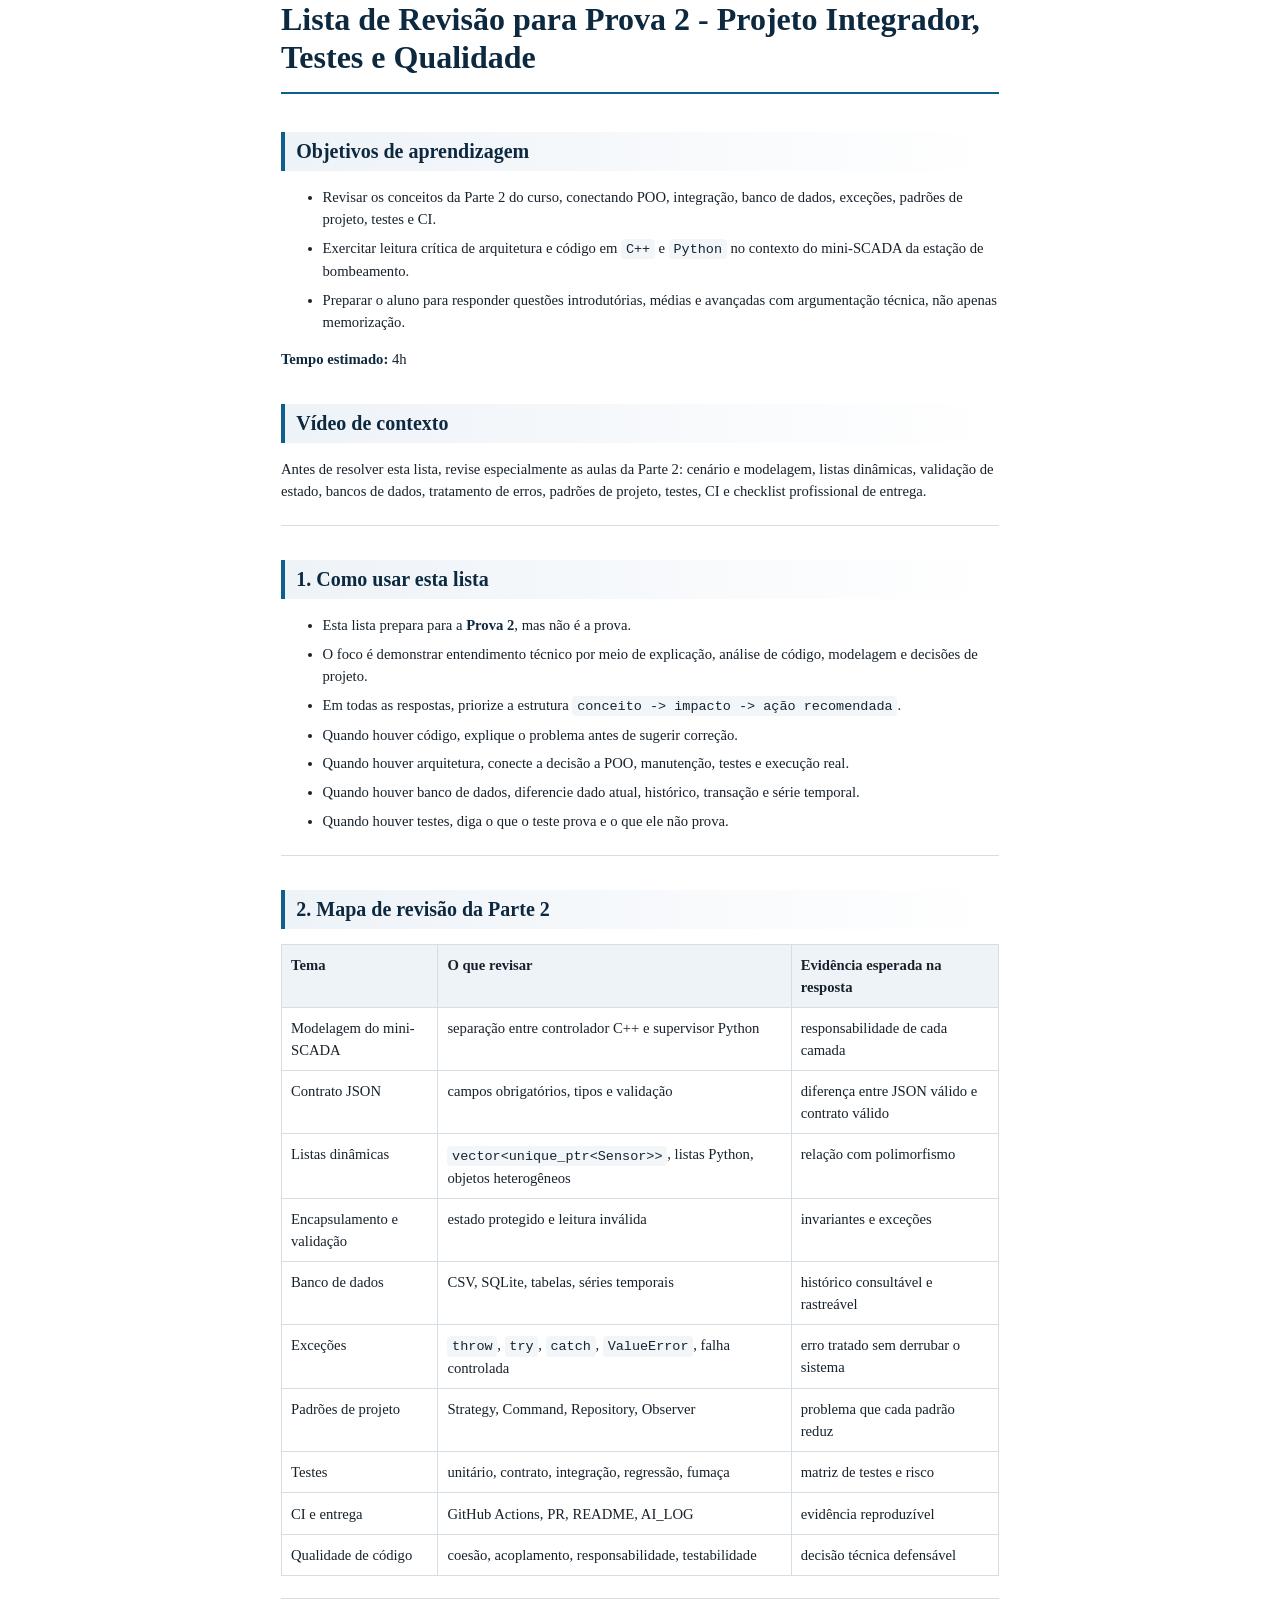
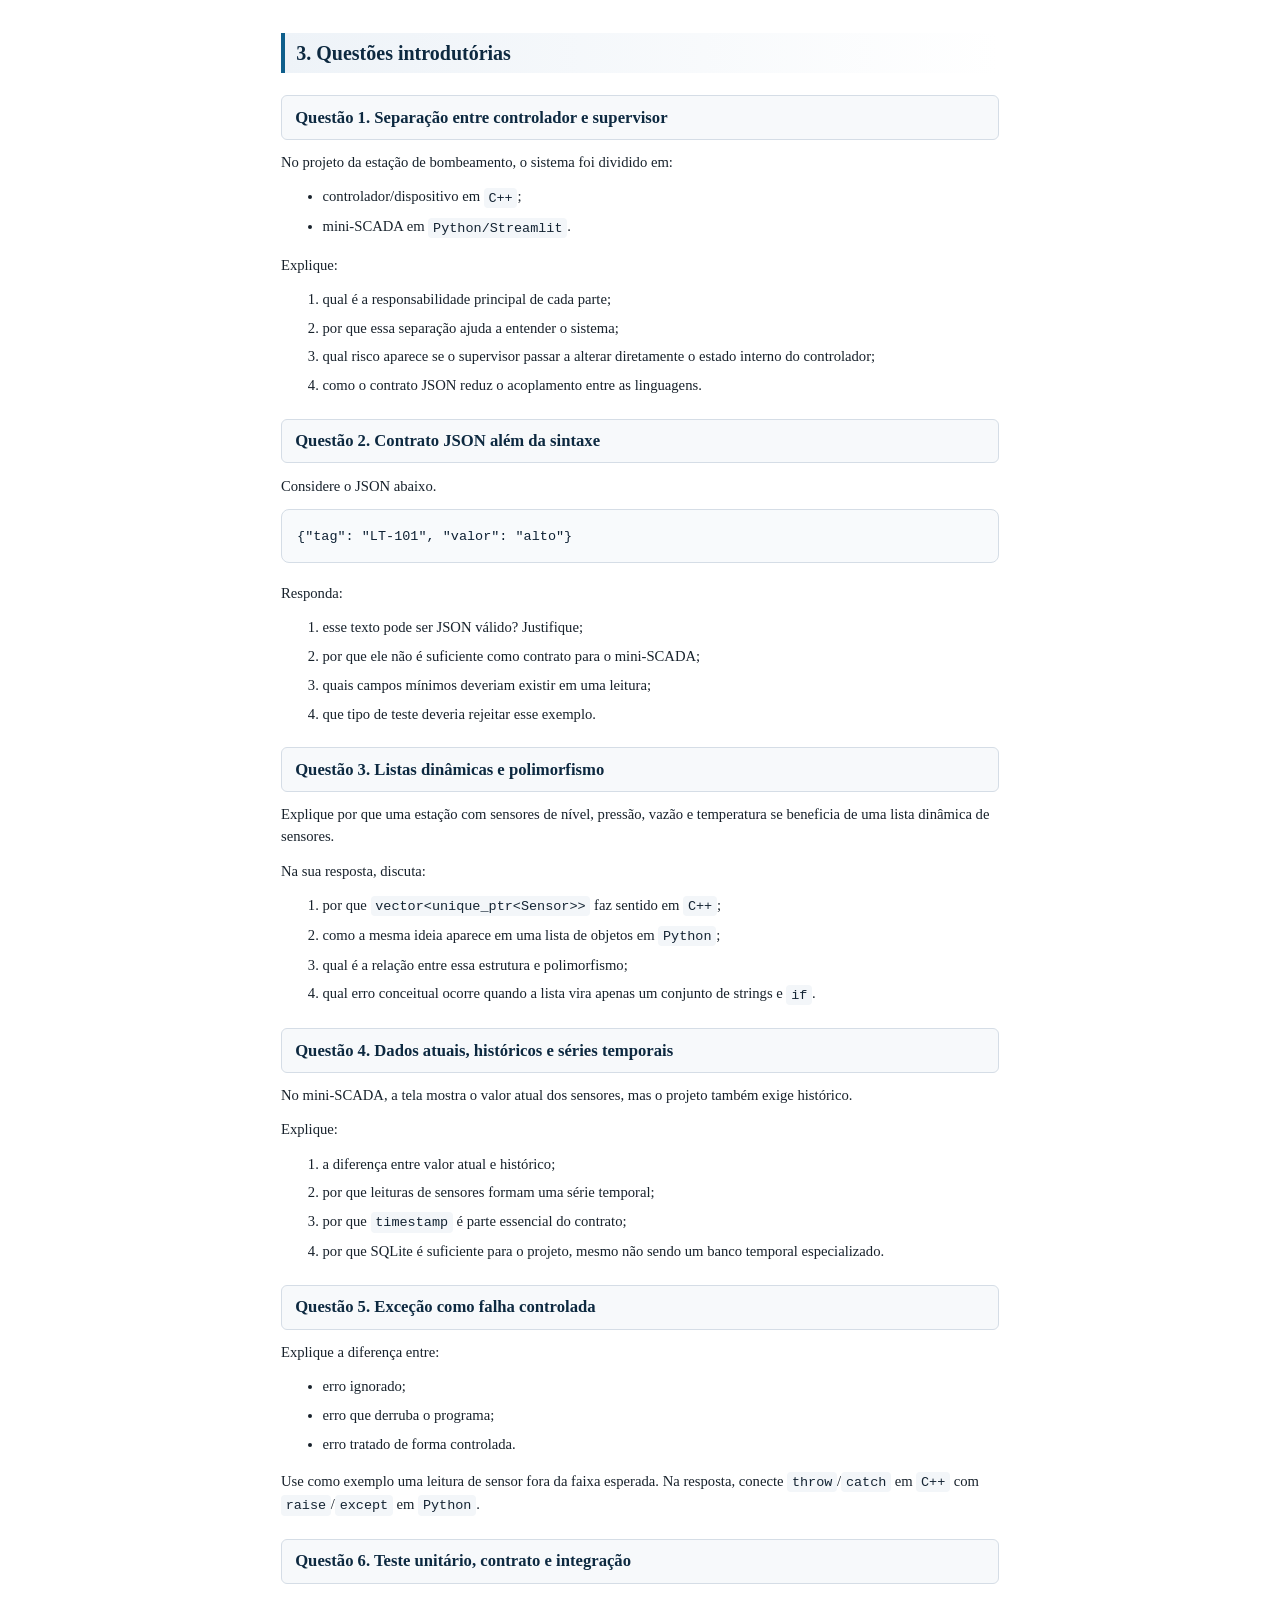
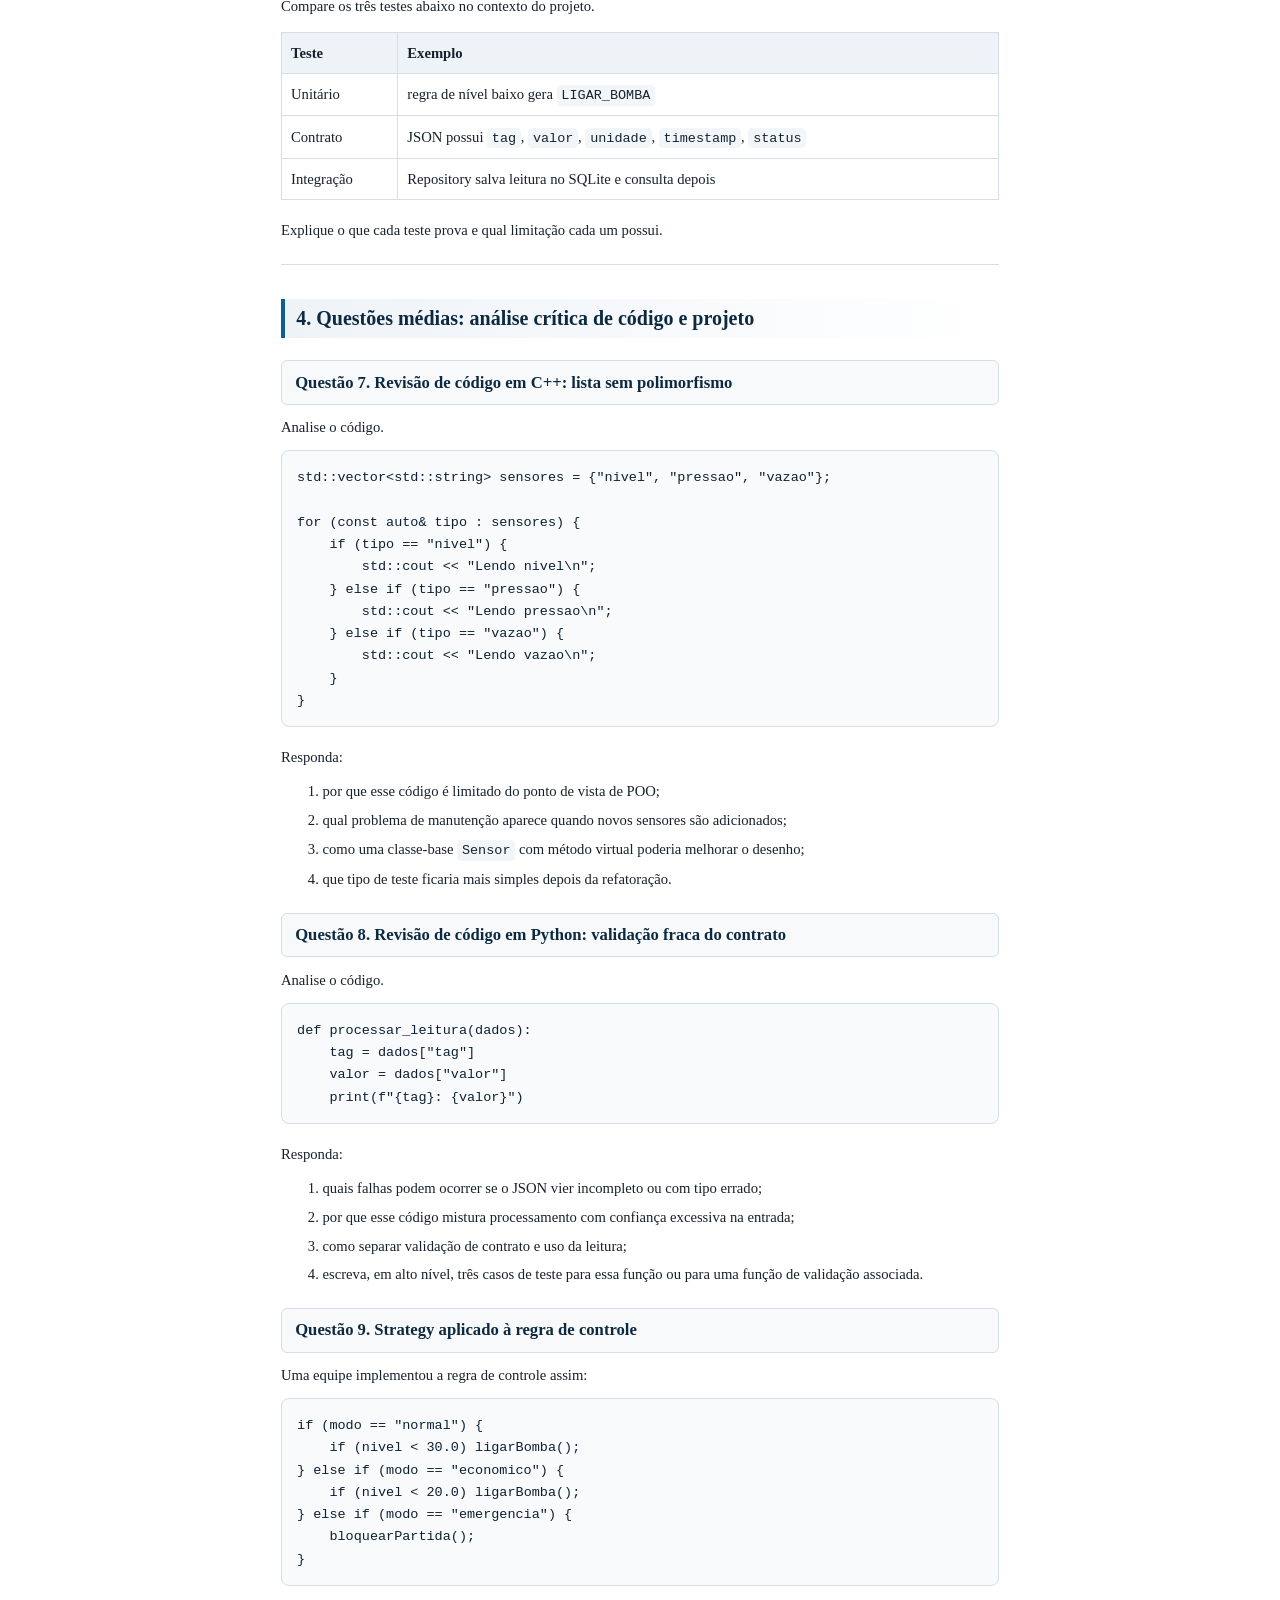
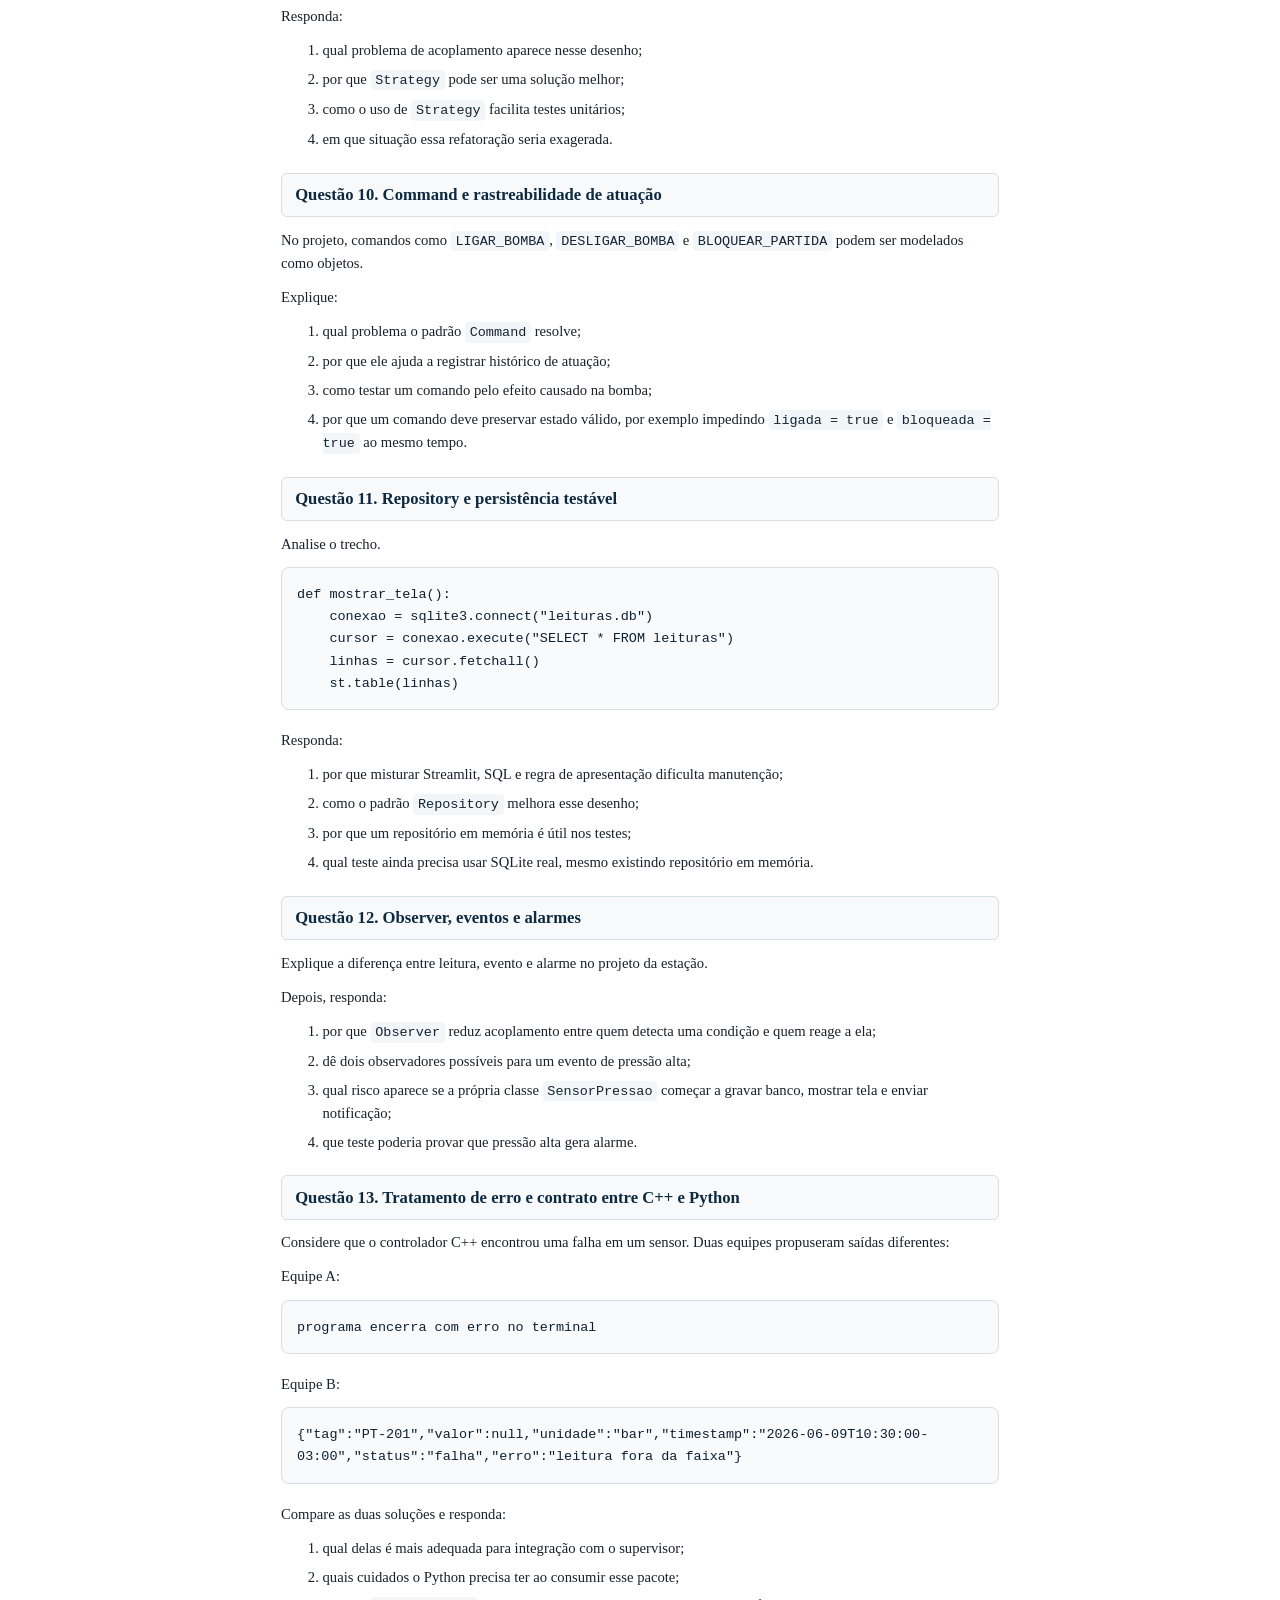
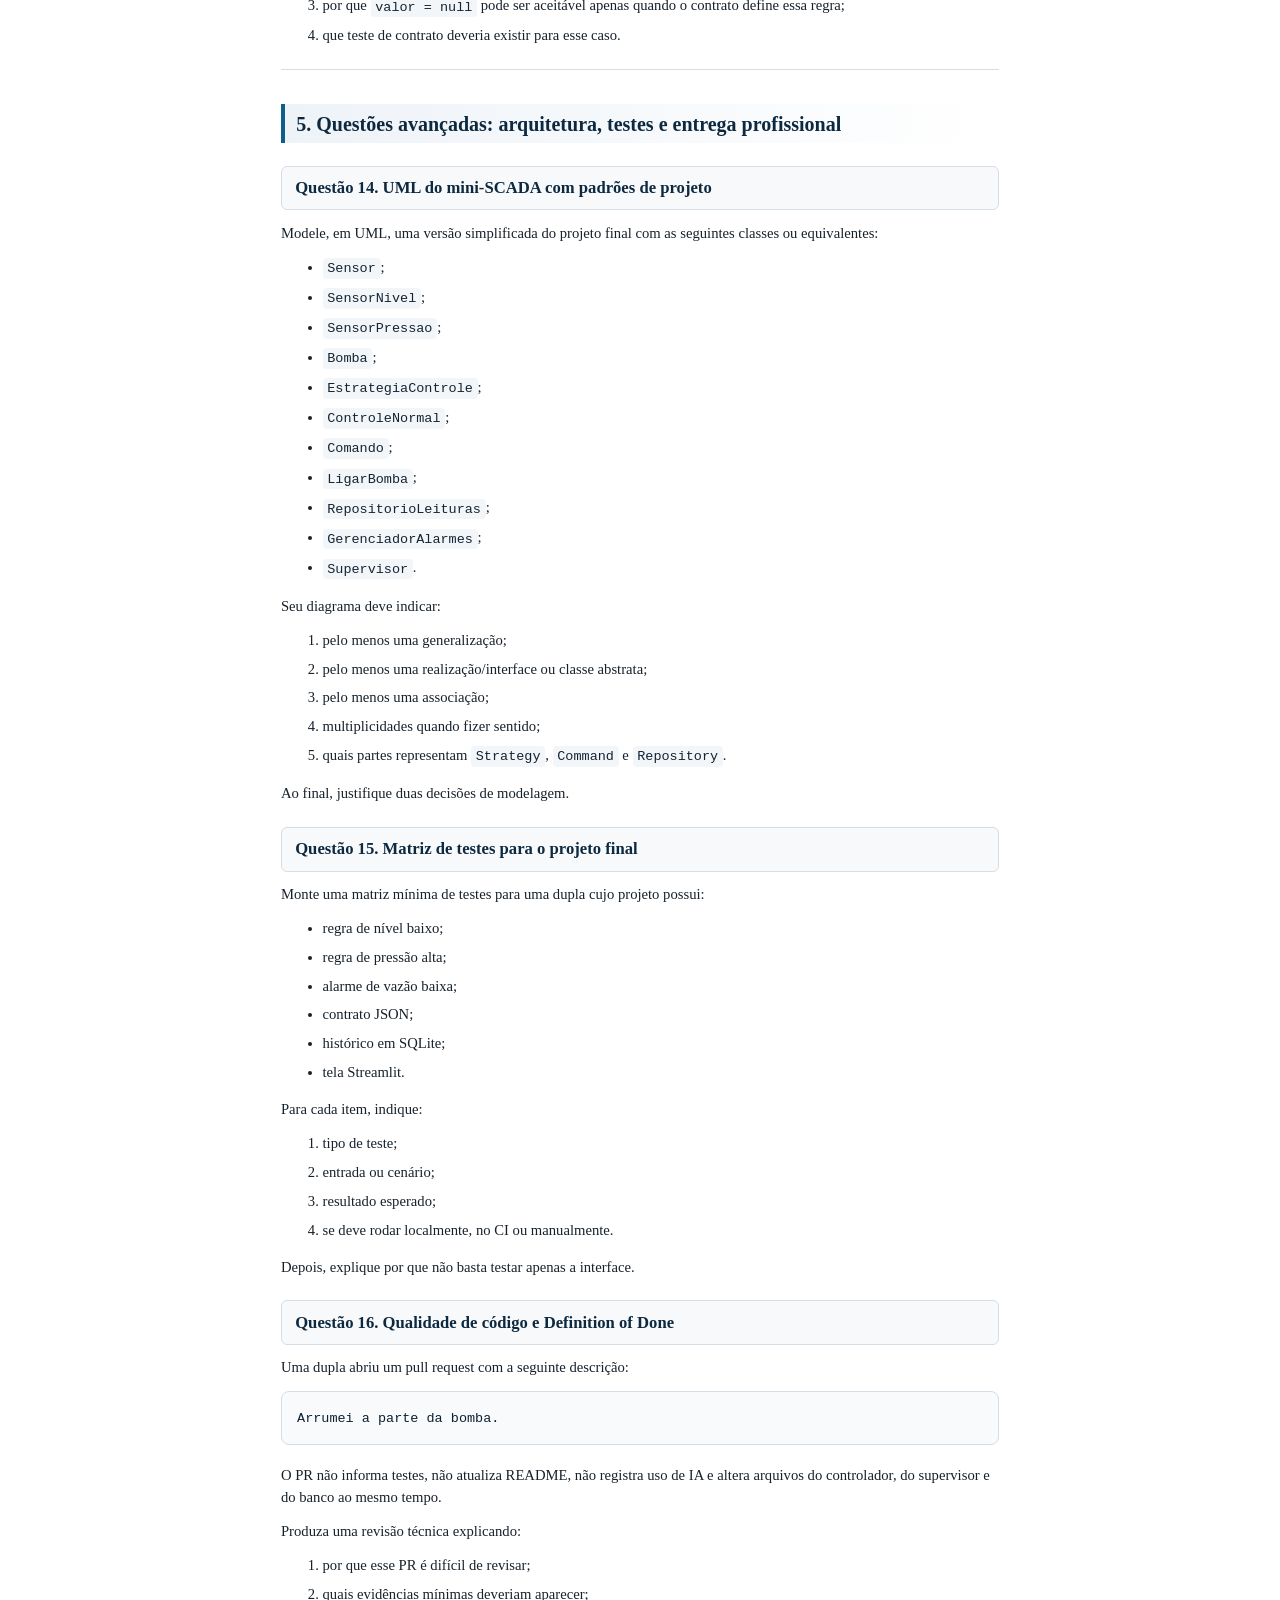
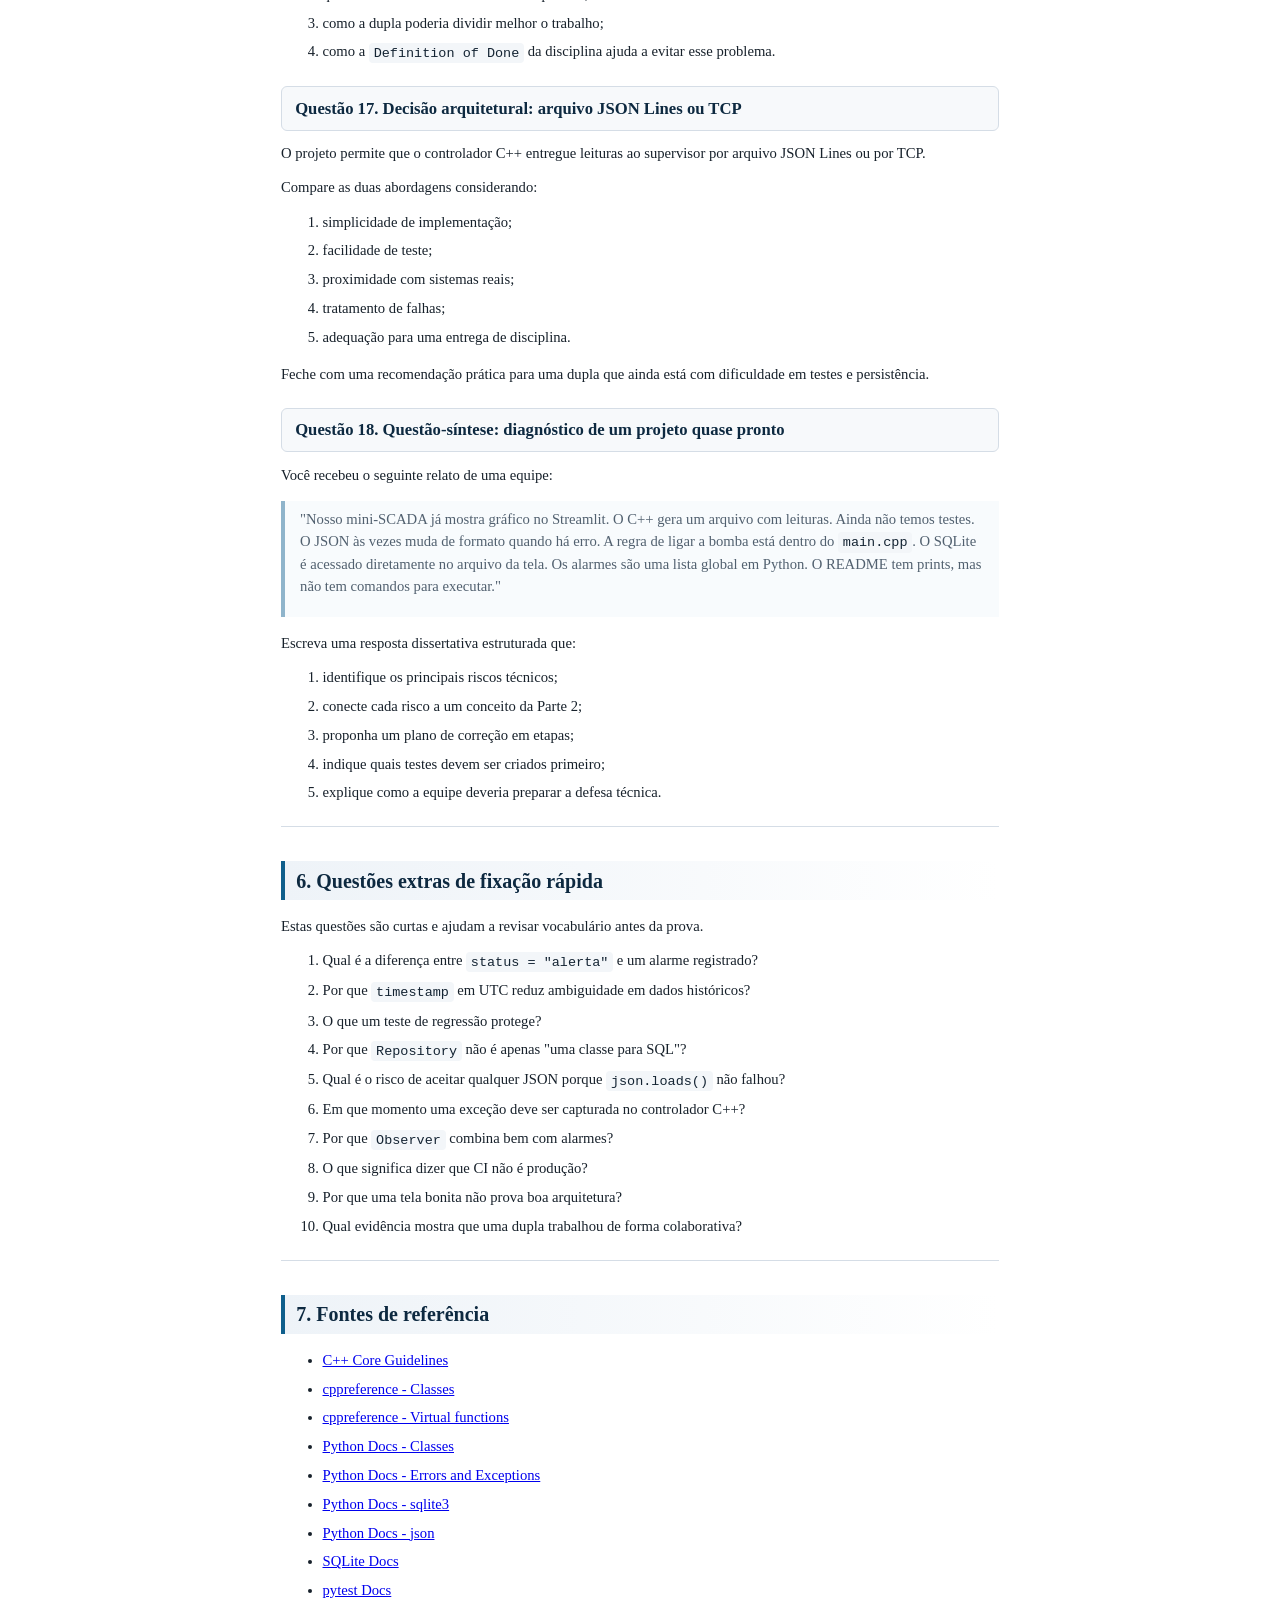
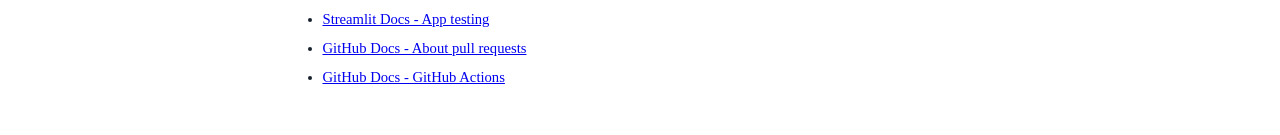
<file: docs/avaliacoes/lista_revisao_poo_prova_2.html>
<!DOCTYPE html>
<html lang="pt-BR">
<head>
  <meta charset="utf-8">
  <meta name="viewport" content="width=device-width, initial-scale=1">
  <title>Lista de Revisão para Prova 2 - Projeto Integrador, Testes e Qualidade</title>
  <style>
    @page {
      size: A4;
      margin: 18mm 16mm 18mm 16mm;
    }

    :root {
      color-scheme: light;
      --text: #17212b;
      --muted: #51606f;
      --line: #d5dde6;
      --panel: #f7f9fb;
      --panel-strong: #eef3f8;
      --accent: #0f5f8c;
      --code: #142433;
    }

    * {
      box-sizing: border-box;
    }

    body {
      margin: 0 auto;
      max-width: 190mm;
      font-family: "Liberation Serif", Georgia, serif;
      color: var(--text);
      background: white;
      line-height: 1.5;
      font-size: 11pt;
    }

    h1, h2, h3 {
      color: #0d2940;
      line-height: 1.2;
      break-after: avoid-page;
    }

    h1 {
      margin: 0 0 10mm;
      font-size: 24pt;
      border-bottom: 2px solid var(--accent);
      padding-bottom: 4mm;
    }

    h2 {
      margin: 9mm 0 4mm;
      font-size: 15pt;
      padding: 2mm 0 2mm 3mm;
      border-left: 4px solid var(--accent);
      background: linear-gradient(90deg, var(--panel-strong), transparent);
    }

    h3 {
      margin: 6mm 0 3mm;
      font-size: 12.5pt;
      background: var(--panel);
      border: 1px solid var(--line);
      border-radius: 6px;
      padding: 3mm 3.5mm;
    }

    p {
      margin: 0 0 3.2mm;
      orphans: 3;
      widows: 3;
    }

    ul, ol {
      margin: 0 0 4mm 6mm;
      padding-left: 5mm;
    }

    li {
      margin-bottom: 1.8mm;
    }

    hr {
      border: 0;
      border-top: 1px solid var(--line);
      margin: 6mm 0;
    }

    blockquote {
      margin: 4mm 0;
      padding: 2mm 4mm;
      border-left: 4px solid #8fb4cb;
      background: #f8fbfd;
      color: var(--muted);
    }

    code {
      font-family: "Liberation Mono", "DejaVu Sans Mono", monospace;
      font-size: 0.92em;
      color: var(--code);
      background: #f3f6f9;
      padding: 0.2em 0.35em;
      border-radius: 4px;
    }

    pre {
      margin: 3mm 0 5mm;
      padding: 4mm;
      overflow-x: auto;
      white-space: pre-wrap;
      word-break: break-word;
      border: 1px solid var(--line);
      border-radius: 8px;
      background: #f8fafc;
      break-inside: avoid;
    }

    pre code {
      padding: 0;
      background: transparent;
      border-radius: 0;
      color: #0d2033;
    }

    table {
      width: 100%;
      border-collapse: collapse;
      margin: 4mm 0 5mm;
      break-inside: avoid;
    }

    th, td {
      border: 1px solid var(--line);
      padding: 2.4mm;
      text-align: left;
      vertical-align: top;
    }

    th {
      background: var(--panel-strong);
    }

    strong {
      color: #0d2940;
    }
  </style>
</head>
<body>
<h1>Lista de Revisão para Prova 2 - Projeto Integrador, Testes e Qualidade</h1>
<h2>Objetivos de aprendizagem</h2>
<ul>
<li>Revisar os conceitos da Parte 2 do curso, conectando POO, integração, banco de dados, exceções, padrões de projeto, testes e CI.</li>
<li>Exercitar leitura crítica de arquitetura e código em <code>C++</code> e <code>Python</code> no contexto do mini-SCADA da estação de bombeamento.</li>
<li>Preparar o aluno para responder questões introdutórias, médias e avançadas com argumentação técnica, não apenas memorização.</li>
</ul>
<p><strong>Tempo estimado:</strong> 4h</p>
<h2>Vídeo de contexto</h2>
<p>Antes de resolver esta lista, revise especialmente as aulas da Parte 2: cenário e modelagem, listas dinâmicas, validação de estado, bancos de dados, tratamento de erros, padrões de projeto, testes, CI e checklist profissional de entrega.</p>
<hr />
<h2>1. Como usar esta lista</h2>
<ul>
<li>Esta lista prepara para a <strong>Prova 2</strong>, mas não é a prova.</li>
<li>O foco é demonstrar entendimento técnico por meio de explicação, análise de código, modelagem e decisões de projeto.</li>
<li>Em todas as respostas, priorize a estrutura <code>conceito -&gt; impacto -&gt; ação recomendada</code>.</li>
<li>Quando houver código, explique o problema antes de sugerir correção.</li>
<li>Quando houver arquitetura, conecte a decisão a POO, manutenção, testes e execução real.</li>
<li>Quando houver banco de dados, diferencie dado atual, histórico, transação e série temporal.</li>
<li>Quando houver testes, diga o que o teste prova e o que ele não prova.</li>
</ul>
<hr />
<h2>2. Mapa de revisão da Parte 2</h2>
<table>
<thead>
<tr>
<th>Tema</th>
<th>O que revisar</th>
<th>Evidência esperada na resposta</th>
</tr>
</thead>
<tbody>
<tr>
<td>Modelagem do mini-SCADA</td>
<td>separação entre controlador C++ e supervisor Python</td>
<td>responsabilidade de cada camada</td>
</tr>
<tr>
<td>Contrato JSON</td>
<td>campos obrigatórios, tipos e validação</td>
<td>diferença entre JSON válido e contrato válido</td>
</tr>
<tr>
<td>Listas dinâmicas</td>
<td><code>vector&lt;unique_ptr&lt;Sensor&gt;&gt;</code>, listas Python, objetos heterogêneos</td>
<td>relação com polimorfismo</td>
</tr>
<tr>
<td>Encapsulamento e validação</td>
<td>estado protegido e leitura inválida</td>
<td>invariantes e exceções</td>
</tr>
<tr>
<td>Banco de dados</td>
<td>CSV, SQLite, tabelas, séries temporais</td>
<td>histórico consultável e rastreável</td>
</tr>
<tr>
<td>Exceções</td>
<td><code>throw</code>, <code>try</code>, <code>catch</code>, <code>ValueError</code>, falha controlada</td>
<td>erro tratado sem derrubar o sistema</td>
</tr>
<tr>
<td>Padrões de projeto</td>
<td>Strategy, Command, Repository, Observer</td>
<td>problema que cada padrão reduz</td>
</tr>
<tr>
<td>Testes</td>
<td>unitário, contrato, integração, regressão, fumaça</td>
<td>matriz de testes e risco</td>
</tr>
<tr>
<td>CI e entrega</td>
<td>GitHub Actions, PR, README, AI_LOG</td>
<td>evidência reproduzível</td>
</tr>
<tr>
<td>Qualidade de código</td>
<td>coesão, acoplamento, responsabilidade, testabilidade</td>
<td>decisão técnica defensável</td>
</tr>
</tbody>
</table>
<hr />
<h2>3. Questões introdutórias</h2>
<h3>Questão 1. Separação entre controlador e supervisor</h3>
<p>No projeto da estação de bombeamento, o sistema foi dividido em:</p>
<ul>
<li>controlador/dispositivo em <code>C++</code>;</li>
<li>mini-SCADA em <code>Python/Streamlit</code>.</li>
</ul>
<p>Explique:</p>
<ol>
<li>qual é a responsabilidade principal de cada parte;</li>
<li>por que essa separação ajuda a entender o sistema;</li>
<li>qual risco aparece se o supervisor passar a alterar diretamente o estado interno do controlador;</li>
<li>como o contrato JSON reduz o acoplamento entre as linguagens.</li>
</ol>
<h3>Questão 2. Contrato JSON além da sintaxe</h3>
<p>Considere o JSON abaixo.</p>
<pre><code class="language-json">{&quot;tag&quot;: &quot;LT-101&quot;, &quot;valor&quot;: &quot;alto&quot;}
</code></pre>
<p>Responda:</p>
<ol>
<li>esse texto pode ser JSON válido? Justifique;</li>
<li>por que ele não é suficiente como contrato para o mini-SCADA;</li>
<li>quais campos mínimos deveriam existir em uma leitura;</li>
<li>que tipo de teste deveria rejeitar esse exemplo.</li>
</ol>
<h3>Questão 3. Listas dinâmicas e polimorfismo</h3>
<p>Explique por que uma estação com sensores de nível, pressão, vazão e temperatura se beneficia de uma lista dinâmica de sensores.</p>
<p>Na sua resposta, discuta:</p>
<ol>
<li>por que <code>vector&lt;unique_ptr&lt;Sensor&gt;&gt;</code> faz sentido em <code>C++</code>;</li>
<li>como a mesma ideia aparece em uma lista de objetos em <code>Python</code>;</li>
<li>qual é a relação entre essa estrutura e polimorfismo;</li>
<li>qual erro conceitual ocorre quando a lista vira apenas um conjunto de strings e <code>if</code>.</li>
</ol>
<h3>Questão 4. Dados atuais, históricos e séries temporais</h3>
<p>No mini-SCADA, a tela mostra o valor atual dos sensores, mas o projeto também exige histórico.</p>
<p>Explique:</p>
<ol>
<li>a diferença entre valor atual e histórico;</li>
<li>por que leituras de sensores formam uma série temporal;</li>
<li>por que <code>timestamp</code> é parte essencial do contrato;</li>
<li>por que SQLite é suficiente para o projeto, mesmo não sendo um banco temporal especializado.</li>
</ol>
<h3>Questão 5. Exceção como falha controlada</h3>
<p>Explique a diferença entre:</p>
<ul>
<li>erro ignorado;</li>
<li>erro que derruba o programa;</li>
<li>erro tratado de forma controlada.</li>
</ul>
<p>Use como exemplo uma leitura de sensor fora da faixa esperada. Na resposta, conecte <code>throw</code>/<code>catch</code> em <code>C++</code> com <code>raise</code>/<code>except</code> em <code>Python</code>.</p>
<h3>Questão 6. Teste unitário, contrato e integração</h3>
<p>Compare os três testes abaixo no contexto do projeto.</p>
<table>
<thead>
<tr>
<th>Teste</th>
<th>Exemplo</th>
</tr>
</thead>
<tbody>
<tr>
<td>Unitário</td>
<td>regra de nível baixo gera <code>LIGAR_BOMBA</code></td>
</tr>
<tr>
<td>Contrato</td>
<td>JSON possui <code>tag</code>, <code>valor</code>, <code>unidade</code>, <code>timestamp</code>, <code>status</code></td>
</tr>
<tr>
<td>Integração</td>
<td>Repository salva leitura no SQLite e consulta depois</td>
</tr>
</tbody>
</table>
<p>Explique o que cada teste prova e qual limitação cada um possui.</p>
<hr />
<h2>4. Questões médias: análise crítica de código e projeto</h2>
<h3>Questão 7. Revisão de código em C++: lista sem polimorfismo</h3>
<p>Analise o código.</p>
<pre><code class="language-cpp">std::vector&lt;std::string&gt; sensores = {&quot;nivel&quot;, &quot;pressao&quot;, &quot;vazao&quot;};

for (const auto&amp; tipo : sensores) {
    if (tipo == &quot;nivel&quot;) {
        std::cout &lt;&lt; &quot;Lendo nivel\n&quot;;
    } else if (tipo == &quot;pressao&quot;) {
        std::cout &lt;&lt; &quot;Lendo pressao\n&quot;;
    } else if (tipo == &quot;vazao&quot;) {
        std::cout &lt;&lt; &quot;Lendo vazao\n&quot;;
    }
}
</code></pre>
<p>Responda:</p>
<ol>
<li>por que esse código é limitado do ponto de vista de POO;</li>
<li>qual problema de manutenção aparece quando novos sensores são adicionados;</li>
<li>como uma classe-base <code>Sensor</code> com método virtual poderia melhorar o desenho;</li>
<li>que tipo de teste ficaria mais simples depois da refatoração.</li>
</ol>
<h3>Questão 8. Revisão de código em Python: validação fraca do contrato</h3>
<p>Analise o código.</p>
<pre><code class="language-python">def processar_leitura(dados):
    tag = dados[&quot;tag&quot;]
    valor = dados[&quot;valor&quot;]
    print(f&quot;{tag}: {valor}&quot;)
</code></pre>
<p>Responda:</p>
<ol>
<li>quais falhas podem ocorrer se o JSON vier incompleto ou com tipo errado;</li>
<li>por que esse código mistura processamento com confiança excessiva na entrada;</li>
<li>como separar validação de contrato e uso da leitura;</li>
<li>escreva, em alto nível, três casos de teste para essa função ou para uma função de validação associada.</li>
</ol>
<h3>Questão 9. Strategy aplicado à regra de controle</h3>
<p>Uma equipe implementou a regra de controle assim:</p>
<pre><code class="language-cpp">if (modo == &quot;normal&quot;) {
    if (nivel &lt; 30.0) ligarBomba();
} else if (modo == &quot;economico&quot;) {
    if (nivel &lt; 20.0) ligarBomba();
} else if (modo == &quot;emergencia&quot;) {
    bloquearPartida();
}
</code></pre>
<p>Responda:</p>
<ol>
<li>qual problema de acoplamento aparece nesse desenho;</li>
<li>por que <code>Strategy</code> pode ser uma solução melhor;</li>
<li>como o uso de <code>Strategy</code> facilita testes unitários;</li>
<li>em que situação essa refatoração seria exagerada.</li>
</ol>
<h3>Questão 10. Command e rastreabilidade de atuação</h3>
<p>No projeto, comandos como <code>LIGAR_BOMBA</code>, <code>DESLIGAR_BOMBA</code> e <code>BLOQUEAR_PARTIDA</code> podem ser modelados como objetos.</p>
<p>Explique:</p>
<ol>
<li>qual problema o padrão <code>Command</code> resolve;</li>
<li>por que ele ajuda a registrar histórico de atuação;</li>
<li>como testar um comando pelo efeito causado na bomba;</li>
<li>por que um comando deve preservar estado válido, por exemplo impedindo <code>ligada = true</code> e <code>bloqueada = true</code> ao mesmo tempo.</li>
</ol>
<h3>Questão 11. Repository e persistência testável</h3>
<p>Analise o trecho.</p>
<pre><code class="language-python">def mostrar_tela():
    conexao = sqlite3.connect(&quot;leituras.db&quot;)
    cursor = conexao.execute(&quot;SELECT * FROM leituras&quot;)
    linhas = cursor.fetchall()
    st.table(linhas)
</code></pre>
<p>Responda:</p>
<ol>
<li>por que misturar Streamlit, SQL e regra de apresentação dificulta manutenção;</li>
<li>como o padrão <code>Repository</code> melhora esse desenho;</li>
<li>por que um repositório em memória é útil nos testes;</li>
<li>qual teste ainda precisa usar SQLite real, mesmo existindo repositório em memória.</li>
</ol>
<h3>Questão 12. Observer, eventos e alarmes</h3>
<p>Explique a diferença entre leitura, evento e alarme no projeto da estação.</p>
<p>Depois, responda:</p>
<ol>
<li>por que <code>Observer</code> reduz acoplamento entre quem detecta uma condição e quem reage a ela;</li>
<li>dê dois observadores possíveis para um evento de pressão alta;</li>
<li>qual risco aparece se a própria classe <code>SensorPressao</code> começar a gravar banco, mostrar tela e enviar notificação;</li>
<li>que teste poderia provar que pressão alta gera alarme.</li>
</ol>
<h3>Questão 13. Tratamento de erro e contrato entre C++ e Python</h3>
<p>Considere que o controlador C++ encontrou uma falha em um sensor. Duas equipes propuseram saídas diferentes:</p>
<p>Equipe A:</p>
<pre><code class="language-text">programa encerra com erro no terminal
</code></pre>
<p>Equipe B:</p>
<pre><code class="language-json">{&quot;tag&quot;:&quot;PT-201&quot;,&quot;valor&quot;:null,&quot;unidade&quot;:&quot;bar&quot;,&quot;timestamp&quot;:&quot;2026-06-09T10:30:00-03:00&quot;,&quot;status&quot;:&quot;falha&quot;,&quot;erro&quot;:&quot;leitura fora da faixa&quot;}
</code></pre>
<p>Compare as duas soluções e responda:</p>
<ol>
<li>qual delas é mais adequada para integração com o supervisor;</li>
<li>quais cuidados o Python precisa ter ao consumir esse pacote;</li>
<li>por que <code>valor = null</code> pode ser aceitável apenas quando o contrato define essa regra;</li>
<li>que teste de contrato deveria existir para esse caso.</li>
</ol>
<hr />
<h2>5. Questões avançadas: arquitetura, testes e entrega profissional</h2>
<h3>Questão 14. UML do mini-SCADA com padrões de projeto</h3>
<p>Modele, em UML, uma versão simplificada do projeto final com as seguintes classes ou equivalentes:</p>
<ul>
<li><code>Sensor</code>;</li>
<li><code>SensorNivel</code>;</li>
<li><code>SensorPressao</code>;</li>
<li><code>Bomba</code>;</li>
<li><code>EstrategiaControle</code>;</li>
<li><code>ControleNormal</code>;</li>
<li><code>Comando</code>;</li>
<li><code>LigarBomba</code>;</li>
<li><code>RepositorioLeituras</code>;</li>
<li><code>GerenciadorAlarmes</code>;</li>
<li><code>Supervisor</code>.</li>
</ul>
<p>Seu diagrama deve indicar:</p>
<ol>
<li>pelo menos uma generalização;</li>
<li>pelo menos uma realização/interface ou classe abstrata;</li>
<li>pelo menos uma associação;</li>
<li>multiplicidades quando fizer sentido;</li>
<li>quais partes representam <code>Strategy</code>, <code>Command</code> e <code>Repository</code>.</li>
</ol>
<p>Ao final, justifique duas decisões de modelagem.</p>
<h3>Questão 15. Matriz de testes para o projeto final</h3>
<p>Monte uma matriz mínima de testes para uma dupla cujo projeto possui:</p>
<ul>
<li>regra de nível baixo;</li>
<li>regra de pressão alta;</li>
<li>alarme de vazão baixa;</li>
<li>contrato JSON;</li>
<li>histórico em SQLite;</li>
<li>tela Streamlit.</li>
</ul>
<p>Para cada item, indique:</p>
<ol>
<li>tipo de teste;</li>
<li>entrada ou cenário;</li>
<li>resultado esperado;</li>
<li>se deve rodar localmente, no CI ou manualmente.</li>
</ol>
<p>Depois, explique por que não basta testar apenas a interface.</p>
<h3>Questão 16. Qualidade de código e Definition of Done</h3>
<p>Uma dupla abriu um pull request com a seguinte descrição:</p>
<pre><code class="language-markdown">Arrumei a parte da bomba.
</code></pre>
<p>O PR não informa testes, não atualiza README, não registra uso de IA e altera arquivos do controlador, do supervisor e do banco ao mesmo tempo.</p>
<p>Produza uma revisão técnica explicando:</p>
<ol>
<li>por que esse PR é difícil de revisar;</li>
<li>quais evidências mínimas deveriam aparecer;</li>
<li>como a dupla poderia dividir melhor o trabalho;</li>
<li>como a <code>Definition of Done</code> da disciplina ajuda a evitar esse problema.</li>
</ol>
<h3>Questão 17. Decisão arquitetural: arquivo JSON Lines ou TCP</h3>
<p>O projeto permite que o controlador C++ entregue leituras ao supervisor por arquivo JSON Lines ou por TCP.</p>
<p>Compare as duas abordagens considerando:</p>
<ol>
<li>simplicidade de implementação;</li>
<li>facilidade de teste;</li>
<li>proximidade com sistemas reais;</li>
<li>tratamento de falhas;</li>
<li>adequação para uma entrega de disciplina.</li>
</ol>
<p>Feche com uma recomendação prática para uma dupla que ainda está com dificuldade em testes e persistência.</p>
<h3>Questão 18. Questão-síntese: diagnóstico de um projeto quase pronto</h3>
<p>Você recebeu o seguinte relato de uma equipe:</p>
<blockquote>
<p>"Nosso mini-SCADA já mostra gráfico no Streamlit. O C++ gera um arquivo com leituras. Ainda não temos testes. O JSON às vezes muda de formato quando há erro. A regra de ligar a bomba está dentro do <code>main.cpp</code>. O SQLite é acessado diretamente no arquivo da tela. Os alarmes são uma lista global em Python. O README tem prints, mas não tem comandos para executar."</p>
</blockquote>
<p>Escreva uma resposta dissertativa estruturada que:</p>
<ol>
<li>identifique os principais riscos técnicos;</li>
<li>conecte cada risco a um conceito da Parte 2;</li>
<li>proponha um plano de correção em etapas;</li>
<li>indique quais testes devem ser criados primeiro;</li>
<li>explique como a equipe deveria preparar a defesa técnica.</li>
</ol>
<hr />
<h2>6. Questões extras de fixação rápida</h2>
<p>Estas questões são curtas e ajudam a revisar vocabulário antes da prova.</p>
<ol>
<li>Qual é a diferença entre <code>status = "alerta"</code> e um alarme registrado?</li>
<li>Por que <code>timestamp</code> em UTC reduz ambiguidade em dados históricos?</li>
<li>O que um teste de regressão protege?</li>
<li>Por que <code>Repository</code> não é apenas "uma classe para SQL"?</li>
<li>Qual é o risco de aceitar qualquer JSON porque <code>json.loads()</code> não falhou?</li>
<li>Em que momento uma exceção deve ser capturada no controlador C++?</li>
<li>Por que <code>Observer</code> combina bem com alarmes?</li>
<li>O que significa dizer que CI não é produção?</li>
<li>Por que uma tela bonita não prova boa arquitetura?</li>
<li>Qual evidência mostra que uma dupla trabalhou de forma colaborativa?</li>
</ol>
<hr />
<h2>7. Fontes de referência</h2>
<ul>
<li><a href="https://isocpp.github.io/CppCoreGuidelines/CppCoreGuidelines">C++ Core Guidelines</a></li>
<li><a href="https://en.cppreference.com/w/cpp/language/classes">cppreference - Classes</a></li>
<li><a href="https://en.cppreference.com/w/cpp/language/virtual">cppreference - Virtual functions</a></li>
<li><a href="https://docs.python.org/3/tutorial/classes.html">Python Docs - Classes</a></li>
<li><a href="https://docs.python.org/3/tutorial/errors.html">Python Docs - Errors and Exceptions</a></li>
<li><a href="https://docs.python.org/3/library/sqlite3.html">Python Docs - sqlite3</a></li>
<li><a href="https://docs.python.org/3/library/json.html">Python Docs - json</a></li>
<li><a href="https://www.sqlite.org/docs.html">SQLite Docs</a></li>
<li><a href="https://docs.pytest.org/">pytest Docs</a></li>
<li><a href="https://docs.streamlit.io/develop/concepts/app-testing">Streamlit Docs - App testing</a></li>
<li><a href="https://docs.github.com/en/pull-requests">GitHub Docs - About pull requests</a></li>
<li><a href="https://docs.github.com/en/actions">GitHub Docs - GitHub Actions</a></li>
</ul>
</body>
</html>
</file>
<file: stylesheets/extra.css>
@media screen and (min-width: 76.25em) {
  .md-grid {
    max-width: 100%;
  }

  .md-main__inner {
    grid-template-columns: 15.2rem minmax(0, 1fr);
  }

  .md-sidebar--secondary {
    display: none;
  }

  .md-content,
  .md-content__inner {
    max-width: none;
  }

  .md-content__inner {
    margin-right: 0;
  }
}

@media screen and (min-width: 60em) and (max-width: 76.234375em) {
  .md-grid {
    max-width: 100%;
  }

  .md-sidebar--secondary {
    display: none;
  }

  .md-content,
  .md-content__inner {
    max-width: none;
  }

  .md-content__inner {
    margin-right: 0;
  }
}
</file>
<file: assets/stylesheets/main.484c7ddc.min.css>
@charset "UTF-8";html{-webkit-text-size-adjust:none;-moz-text-size-adjust:none;text-size-adjust:none;box-sizing:border-box}*,:after,:before{box-sizing:inherit}@media (prefers-reduced-motion){*,:after,:before{transition:none!important}}body{margin:0}a,button,input,label{-webkit-tap-highlight-color:transparent}a{color:inherit;text-decoration:none}hr{border:0;box-sizing:initial;display:block;height:.05rem;overflow:visible;padding:0}small{font-size:80%}sub,sup{line-height:1em}img{border-style:none}table{border-collapse:initial;border-spacing:0}td,th{font-weight:400;vertical-align:top}button{background:#0000;border:0;font-family:inherit;font-size:inherit;margin:0;padding:0}input{border:0;outline:none}:root{--md-primary-fg-color:#4051b5;--md-primary-fg-color--light:#5d6cc0;--md-primary-fg-color--dark:#303fa1;--md-primary-bg-color:#fff;--md-primary-bg-color--light:#ffffffb3;--md-accent-fg-color:#526cfe;--md-accent-fg-color--transparent:#526cfe1a;--md-accent-bg-color:#fff;--md-accent-bg-color--light:#ffffffb3}[data-md-color-scheme=default]{color-scheme:light}[data-md-color-scheme=default] img[src$="#gh-dark-mode-only"],[data-md-color-scheme=default] img[src$="#only-dark"]{display:none}:root,[data-md-color-scheme=default]{--md-hue:225deg;--md-default-fg-color:#000000de;--md-default-fg-color--light:#0000008a;--md-default-fg-color--lighter:#00000052;--md-default-fg-color--lightest:#00000012;--md-default-bg-color:#fff;--md-default-bg-color--light:#ffffffb3;--md-default-bg-color--lighter:#ffffff4d;--md-default-bg-color--lightest:#ffffff1f;--md-code-fg-color:#36464e;--md-code-bg-color:#f5f5f5;--md-code-bg-color--light:#f5f5f5b3;--md-code-bg-color--lighter:#f5f5f54d;--md-code-hl-color:#4287ff;--md-code-hl-color--light:#4287ff1a;--md-code-hl-number-color:#d52a2a;--md-code-hl-special-color:#db1457;--md-code-hl-function-color:#a846b9;--md-code-hl-constant-color:#6e59d9;--md-code-hl-keyword-color:#3f6ec6;--md-code-hl-string-color:#1c7d4d;--md-code-hl-name-color:var(--md-code-fg-color);--md-code-hl-operator-color:var(--md-default-fg-color--light);--md-code-hl-punctuation-color:var(--md-default-fg-color--light);--md-code-hl-comment-color:var(--md-default-fg-color--light);--md-code-hl-generic-color:var(--md-default-fg-color--light);--md-code-hl-variable-color:var(--md-default-fg-color--light);--md-typeset-color:var(--md-default-fg-color);--md-typeset-a-color:var(--md-primary-fg-color);--md-typeset-del-color:#f5503d26;--md-typeset-ins-color:#0bd57026;--md-typeset-kbd-color:#fafafa;--md-typeset-kbd-accent-color:#fff;--md-typeset-kbd-border-color:#b8b8b8;--md-typeset-mark-color:#ffff0080;--md-typeset-table-color:#0000001f;--md-typeset-table-color--light:rgba(0,0,0,.035);--md-admonition-fg-color:var(--md-default-fg-color);--md-admonition-bg-color:var(--md-default-bg-color);--md-warning-fg-color:#000000de;--md-warning-bg-color:#ff9;--md-footer-fg-color:#fff;--md-footer-fg-color--light:#ffffffb3;--md-footer-fg-color--lighter:#ffffff73;--md-footer-bg-color:#000000de;--md-footer-bg-color--dark:#00000052;--md-shadow-z1:0 0.2rem 0.5rem #0000000d,0 0 0.05rem #0000001a;--md-shadow-z2:0 0.2rem 0.5rem #0000001a,0 0 0.05rem #00000040;--md-shadow-z3:0 0.2rem 0.5rem #0003,0 0 0.05rem #00000059}.md-icon svg{fill:currentcolor;display:block;height:1.2rem;width:1.2rem}body{-webkit-font-smoothing:antialiased;-moz-osx-font-smoothing:grayscale;--md-text-font-family:var(--md-text-font,_),-apple-system,BlinkMacSystemFont,Helvetica,Arial,sans-serif;--md-code-font-family:var(--md-code-font,_),SFMono-Regular,Consolas,Menlo,monospace}aside,body,input{font-feature-settings:"kern","liga";color:var(--md-typeset-color);font-family:var(--md-text-font-family)}code,kbd,pre{font-feature-settings:"kern";font-family:var(--md-code-font-family)}:root{--md-typeset-table-sort-icon:url('data:image/svg+xml;charset=utf-8,<svg xmlns="http://www.w3.org/2000/svg" viewBox="0 0 24 24"><path d="m18 21-4-4h3V7h-3l4-4 4 4h-3v10h3M2 19v-2h10v2M2 13v-2h7v2M2 7V5h4v2z"/></svg>');--md-typeset-table-sort-icon--asc:url('data:image/svg+xml;charset=utf-8,<svg xmlns="http://www.w3.org/2000/svg" viewBox="0 0 24 24"><path d="M19 17h3l-4 4-4-4h3V3h2M2 17h10v2H2M6 5v2H2V5m0 6h7v2H2z"/></svg>');--md-typeset-table-sort-icon--desc:url('data:image/svg+xml;charset=utf-8,<svg xmlns="http://www.w3.org/2000/svg" viewBox="0 0 24 24"><path d="M19 7h3l-4-4-4 4h3v14h2M2 17h10v2H2M6 5v2H2V5m0 6h7v2H2z"/></svg>')}.md-typeset{-webkit-print-color-adjust:exact;color-adjust:exact;font-size:.8rem;line-height:1.6;overflow-wrap:break-word}@media print{.md-typeset{font-size:.68rem}}.md-typeset blockquote,.md-typeset dl,.md-typeset figure,.md-typeset ol,.md-typeset pre,.md-typeset ul{margin-bottom:1em;margin-top:1em}.md-typeset h1{color:var(--md-default-fg-color--light);font-size:2em;line-height:1.3;margin:0 0 1.25em}.md-typeset h1,.md-typeset h2{font-weight:300;letter-spacing:-.01em}.md-typeset h2{font-size:1.5625em;line-height:1.4;margin:1.6em 0 .64em}.md-typeset h3{font-size:1.25em;font-weight:400;letter-spacing:-.01em;line-height:1.5;margin:1.6em 0 .8em}.md-typeset h2+h3{margin-top:.8em}.md-typeset h4{font-weight:700;letter-spacing:-.01em;margin:1em 0}.md-typeset h5,.md-typeset h6{color:var(--md-default-fg-color--light);font-size:.8em;font-weight:700;letter-spacing:-.01em;margin:1.25em 0}.md-typeset h5{text-transform:uppercase}.md-typeset h5 code{text-transform:none}.md-typeset hr{border-bottom:.05rem solid var(--md-default-fg-color--lightest);display:flow-root;margin:1.5em 0}.md-typeset a{color:var(--md-typeset-a-color);word-break:break-word}.md-typeset a,.md-typeset a:before{transition:color 125ms}.md-typeset a:focus,.md-typeset a:hover{color:var(--md-accent-fg-color)}.md-typeset a:focus code,.md-typeset a:hover code{background-color:var(--md-accent-fg-color--transparent);color:var(--md-accent-fg-color)}.md-typeset a code{color:var(--md-typeset-a-color)}.md-typeset a.focus-visible{outline-color:var(--md-accent-fg-color);outline-offset:.2rem}.md-typeset code,.md-typeset kbd,.md-typeset pre{color:var(--md-code-fg-color);direction:ltr;font-variant-ligatures:none;transition:background-color 125ms}@media print{.md-typeset code,.md-typeset kbd,.md-typeset pre{white-space:pre-wrap}}.md-typeset code{background-color:var(--md-code-bg-color);border-radius:.1rem;-webkit-box-decoration-break:clone;box-decoration-break:clone;font-size:.85em;padding:0 .2941176471em;transition:color 125ms,background-color 125ms;word-break:break-word}.md-typeset code:not(.focus-visible){-webkit-tap-highlight-color:transparent;outline:none}.md-typeset pre{display:flow-root;line-height:1.4;position:relative}.md-typeset pre>code{-webkit-box-decoration-break:slice;box-decoration-break:slice;box-shadow:none;display:block;margin:0;outline-color:var(--md-accent-fg-color);overflow:auto;padding:.7720588235em 1.1764705882em;scrollbar-color:var(--md-default-fg-color--lighter) #0000;scrollbar-width:thin;touch-action:auto;word-break:normal}.md-typeset pre>code:hover{scrollbar-color:var(--md-accent-fg-color) #0000}.md-typeset pre>code::-webkit-scrollbar{height:.2rem;width:.2rem}.md-typeset pre>code::-webkit-scrollbar-thumb{background-color:var(--md-default-fg-color--lighter)}.md-typeset pre>code::-webkit-scrollbar-thumb:hover{background-color:var(--md-accent-fg-color)}.md-typeset kbd{background-color:var(--md-typeset-kbd-color);border-radius:.1rem;box-shadow:0 .1rem 0 .05rem var(--md-typeset-kbd-border-color),0 .1rem 0 var(--md-typeset-kbd-border-color),0 -.1rem .2rem var(--md-typeset-kbd-accent-color) inset;color:var(--md-default-fg-color);display:inline-block;font-size:.75em;padding:0 .6666666667em;vertical-align:text-top;word-break:break-word}.md-typeset mark{background-color:var(--md-typeset-mark-color);-webkit-box-decoration-break:clone;box-decoration-break:clone;color:inherit;word-break:break-word}.md-typeset abbr{cursor:help;text-decoration:none}.md-typeset [data-preview],.md-typeset abbr{border-bottom:.05rem dotted var(--md-default-fg-color--light)}.md-typeset small{opacity:.75}[dir=ltr] .md-typeset sub,[dir=ltr] .md-typeset sup{margin-left:.078125em}[dir=rtl] .md-typeset sub,[dir=rtl] .md-typeset sup{margin-right:.078125em}[dir=ltr] .md-typeset blockquote{padding-left:.6rem}[dir=rtl] .md-typeset blockquote{padding-right:.6rem}[dir=ltr] .md-typeset blockquote{border-left:.2rem solid var(--md-default-fg-color--lighter)}[dir=rtl] .md-typeset blockquote{border-right:.2rem solid var(--md-default-fg-color--lighter)}.md-typeset blockquote{color:var(--md-default-fg-color--light);margin-left:0;margin-right:0}.md-typeset ul{list-style-type:disc}.md-typeset ul[type]{list-style-type:revert-layer}[dir=ltr] .md-typeset ol,[dir=ltr] .md-typeset ul{margin-left:.625em}[dir=rtl] .md-typeset ol,[dir=rtl] .md-typeset ul{margin-right:.625em}.md-typeset ol,.md-typeset ul{padding:0}.md-typeset ol:not([hidden]),.md-typeset ul:not([hidden]){display:flow-root}.md-typeset ol ol,.md-typeset ul ol{list-style-type:lower-alpha}.md-typeset ol ol ol,.md-typeset ul ol ol{list-style-type:lower-roman}.md-typeset ol ol ol ol,.md-typeset ul ol ol ol{list-style-type:upper-alpha}.md-typeset ol ol ol ol ol,.md-typeset ul ol ol ol ol{list-style-type:upper-roman}.md-typeset ol[type],.md-typeset ul[type]{list-style-type:revert-layer}[dir=ltr] .md-typeset ol li,[dir=ltr] .md-typeset ul li{margin-left:1.25em}[dir=rtl] .md-typeset ol li,[dir=rtl] .md-typeset ul li{margin-right:1.25em}.md-typeset ol li,.md-typeset ul li{margin-bottom:.5em}.md-typeset ol li blockquote,.md-typeset ol li p,.md-typeset ul li blockquote,.md-typeset ul li p{margin:.5em 0}.md-typeset ol li:last-child,.md-typeset ul li:last-child{margin-bottom:0}[dir=ltr] .md-typeset ol li ol,[dir=ltr] .md-typeset ol li ul,[dir=ltr] .md-typeset ul li ol,[dir=ltr] .md-typeset ul li ul{margin-left:.625em}[dir=rtl] .md-typeset ol li ol,[dir=rtl] .md-typeset ol li ul,[dir=rtl] .md-typeset ul li ol,[dir=rtl] .md-typeset ul li ul{margin-right:.625em}.md-typeset ol li ol,.md-typeset ol li ul,.md-typeset ul li ol,.md-typeset ul li ul{margin-bottom:.5em;margin-top:.5em}[dir=ltr] .md-typeset dd{margin-left:1.875em}[dir=rtl] .md-typeset dd{margin-right:1.875em}.md-typeset dd{margin-bottom:1.5em;margin-top:1em}.md-typeset img,.md-typeset svg,.md-typeset video{height:auto;max-width:100%}.md-typeset img[align=left]{margin:1em 1em 1em 0}.md-typeset img[align=right]{margin:1em 0 1em 1em}.md-typeset img[align]:only-child{margin-top:0}.md-typeset figure{display:flow-root;margin:1em auto;max-width:100%;text-align:center;width:fit-content}.md-typeset figure img{display:block;margin:0 auto}.md-typeset figcaption{font-style:italic;margin:1em auto;max-width:24rem}.md-typeset iframe{max-width:100%}.md-typeset table:not([class]){background-color:var(--md-default-bg-color);border:.05rem solid var(--md-typeset-table-color);border-radius:.1rem;display:inline-block;font-size:.64rem;max-width:100%;overflow:auto;touch-action:auto}@media print{.md-typeset table:not([class]){display:table}}.md-typeset table:not([class])+*{margin-top:1.5em}.md-typeset table:not([class]) td>:first-child,.md-typeset table:not([class]) th>:first-child{margin-top:0}.md-typeset table:not([class]) td>:last-child,.md-typeset table:not([class]) th>:last-child{margin-bottom:0}.md-typeset table:not([class]) td:not([align]),.md-typeset table:not([class]) th:not([align]){text-align:left}[dir=rtl] .md-typeset table:not([class]) td:not([align]),[dir=rtl] .md-typeset table:not([class]) th:not([align]){text-align:right}.md-typeset table:not([class]) th{font-weight:700;min-width:5rem;padding:.9375em 1.25em;vertical-align:top}.md-typeset table:not([class]) td{border-top:.05rem solid var(--md-typeset-table-color);padding:.9375em 1.25em;vertical-align:top}.md-typeset table:not([class]) tbody tr{transition:background-color 125ms}.md-typeset table:not([class]) tbody tr:hover{background-color:var(--md-typeset-table-color--light);box-shadow:0 .05rem 0 var(--md-default-bg-color) inset}.md-typeset table:not([class]) a{word-break:normal}.md-typeset table th[role=columnheader]{cursor:pointer}[dir=ltr] .md-typeset table th[role=columnheader]:after{margin-left:.5em}[dir=rtl] .md-typeset table th[role=columnheader]:after{margin-right:.5em}.md-typeset table th[role=columnheader]:after{content:"";display:inline-block;height:1.2em;-webkit-mask-image:var(--md-typeset-table-sort-icon);mask-image:var(--md-typeset-table-sort-icon);-webkit-mask-repeat:no-repeat;mask-repeat:no-repeat;-webkit-mask-size:contain;mask-size:contain;transition:background-color 125ms;vertical-align:text-bottom;width:1.2em}.md-typeset table th[role=columnheader]:hover:after{background-color:var(--md-default-fg-color--lighter)}.md-typeset table th[role=columnheader][aria-sort=ascending]:after{background-color:var(--md-default-fg-color--light);-webkit-mask-image:var(--md-typeset-table-sort-icon--asc);mask-image:var(--md-typeset-table-sort-icon--asc)}.md-typeset table th[role=columnheader][aria-sort=descending]:after{background-color:var(--md-default-fg-color--light);-webkit-mask-image:var(--md-typeset-table-sort-icon--desc);mask-image:var(--md-typeset-table-sort-icon--desc)}.md-typeset__scrollwrap{margin:1em -.8rem;overflow-x:auto;touch-action:auto}.md-typeset__table{display:inline-block;margin-bottom:.5em;padding:0 .8rem}@media print{.md-typeset__table{display:block}}html .md-typeset__table table{display:table;margin:0;overflow:hidden;width:100%}@media screen and (max-width:44.984375em){.md-content__inner>pre{margin:1em -.8rem}.md-content__inner>pre code{border-radius:0}}.md-typeset .md-author{border-radius:100%;display:block;flex-shrink:0;height:1.6rem;overflow:hidden;position:relative;transition:color 125ms,transform 125ms;width:1.6rem}.md-typeset .md-author img{display:block}.md-typeset .md-author--more{background:var(--md-default-fg-color--lightest);color:var(--md-default-fg-color--lighter);font-size:.6rem;font-weight:700;line-height:1.6rem;text-align:center}.md-typeset .md-author--long{height:2.4rem;width:2.4rem}.md-typeset a.md-author{transform:scale(1)}.md-typeset a.md-author img{border-radius:100%;filter:grayscale(100%) opacity(75%);transition:filter 125ms}.md-typeset a.md-author:focus,.md-typeset a.md-author:hover{transform:scale(1.1);z-index:1}.md-typeset a.md-author:focus img,.md-typeset a.md-author:hover img{filter:grayscale(0)}.md-banner{background-color:var(--md-footer-bg-color);color:var(--md-footer-fg-color);overflow:auto}@media print{.md-banner{display:none}}.md-banner--warning{background-color:var(--md-warning-bg-color);color:var(--md-warning-fg-color)}.md-banner__inner{font-size:.7rem;margin:.6rem auto;padding:0 .8rem}[dir=ltr] .md-banner__button{float:right}[dir=rtl] .md-banner__button{float:left}.md-banner__button{color:inherit;cursor:pointer;transition:opacity .25s}.no-js .md-banner__button{display:none}.md-banner__button:hover{opacity:.7}html{font-size:125%;height:100%;overflow-x:hidden}@media screen and (min-width:100em){html{font-size:137.5%}}@media screen and (min-width:125em){html{font-size:150%}}body{background-color:var(--md-default-bg-color);display:flex;flex-direction:column;font-size:.5rem;min-height:100%;position:relative;width:100%}@media print{body{display:block}}@media screen and (max-width:59.984375em){body[data-md-scrolllock]{position:fixed}}.md-grid{margin-left:auto;margin-right:auto;max-width:61rem}.md-container{display:flex;flex-direction:column;flex-grow:1}@media print{.md-container{display:block}}.md-main{flex-grow:1}.md-main__inner{display:flex;height:100%;margin-top:1.5rem}.md-ellipsis{overflow:hidden;text-overflow:ellipsis}.md-toggle{display:none}.md-option{height:0;opacity:0;position:absolute;width:0}.md-option:checked+label:not([hidden]){display:block}.md-option.focus-visible+label{outline-color:var(--md-accent-fg-color);outline-style:auto}.md-skip{background-color:var(--md-default-fg-color);border-radius:.1rem;color:var(--md-default-bg-color);font-size:.64rem;margin:.5rem;opacity:0;outline-color:var(--md-accent-fg-color);padding:.3rem .5rem;position:fixed;transform:translateY(.4rem);z-index:-1}.md-skip:focus{opacity:1;transform:translateY(0);transition:transform .25s cubic-bezier(.4,0,.2,1),opacity 175ms 75ms;z-index:10}@page{margin:25mm}:root{--md-clipboard-icon:url('data:image/svg+xml;charset=utf-8,<svg xmlns="http://www.w3.org/2000/svg" viewBox="0 0 24 24"><path d="M19 21H8V7h11m0-2H8a2 2 0 0 0-2 2v14a2 2 0 0 0 2 2h11a2 2 0 0 0 2-2V7a2 2 0 0 0-2-2m-3-4H4a2 2 0 0 0-2 2v14h2V3h12z"/></svg>')}.md-clipboard{border-radius:.1rem;color:var(--md-default-fg-color--lightest);cursor:pointer;height:1.5em;outline-color:var(--md-accent-fg-color);outline-offset:.1rem;transition:color .25s;width:1.5em;z-index:1}@media print{.md-clipboard{display:none}}.md-clipboard:not(.focus-visible){-webkit-tap-highlight-color:transparent;outline:none}:hover>.md-clipboard{color:var(--md-default-fg-color--light)}.md-clipboard:focus,.md-clipboard:hover{color:var(--md-accent-fg-color)}.md-clipboard:after{background-color:currentcolor;content:"";display:block;height:1.125em;margin:0 auto;-webkit-mask-image:var(--md-clipboard-icon);mask-image:var(--md-clipboard-icon);-webkit-mask-position:center;mask-position:center;-webkit-mask-repeat:no-repeat;mask-repeat:no-repeat;-webkit-mask-size:contain;mask-size:contain;width:1.125em}.md-clipboard--inline{cursor:pointer}.md-clipboard--inline code{transition:color .25s,background-color .25s}.md-clipboard--inline:focus code,.md-clipboard--inline:hover code{background-color:var(--md-accent-fg-color--transparent);color:var(--md-accent-fg-color)}:root{--md-code-select-icon:url('data:image/svg+xml;charset=utf-8,<svg xmlns="http://www.w3.org/2000/svg" viewBox="0 0 24 24"><path d="M19 19h-4v2h4c1.1 0 2-.9 2-2v-4h-2m0-12h-4v2h4v4h2V5c0-1.1-.9-2-2-2M5 5h4V3H5c-1.1 0-2 .9-2 2v4h2m0 6H3v4c0 1.1.9 2 2 2h4v-2H5zm2-4h2v2H7zm4 0h2v2h-2zm4 0h2v2h-2zM7 7h2v2H7zm4 0h2v2h-2zm4 0h2v2h-2zm-8 8h2v2H7zm4 0h2v2h-2zm4 0h2v2h-2z"/></svg>');--md-code-copy-icon:url('data:image/svg+xml;charset=utf-8,<svg xmlns="http://www.w3.org/2000/svg" viewBox="0 0 24 24"><path d="M19 21H8V7h11m0-2H8a2 2 0 0 0-2 2v14a2 2 0 0 0 2 2h11a2 2 0 0 0 2-2V7a2 2 0 0 0-2-2m-3-4H4a2 2 0 0 0-2 2v14h2V3h12z"/></svg>')}.md-typeset .md-code__content{display:grid}.md-code__nav{background-color:var(--md-code-bg-color--lighter);border-radius:.1rem;display:flex;gap:.2rem;padding:.2rem;position:absolute;right:.25em;top:.25em;transition:background-color .25s;z-index:1}:hover>.md-code__nav{background-color:var(--md-code-bg-color--light)}.md-code__button{color:var(--md-default-fg-color--lightest);cursor:pointer;display:block;height:1.5em;outline-color:var(--md-accent-fg-color);outline-offset:.1rem;transition:color .25s;width:1.5em}:hover>*>.md-code__button{color:var(--md-default-fg-color--light)}.md-code__button.focus-visible,.md-code__button:hover{color:var(--md-accent-fg-color)}.md-code__button--active{color:var(--md-default-fg-color)!important}.md-code__button:after{background-color:currentcolor;content:"";display:block;height:1.125em;margin:0 auto;-webkit-mask-position:center;mask-position:center;-webkit-mask-repeat:no-repeat;mask-repeat:no-repeat;-webkit-mask-size:contain;mask-size:contain;width:1.125em}.md-code__button[data-md-type=select]:after{-webkit-mask-image:var(--md-code-select-icon);mask-image:var(--md-code-select-icon)}.md-code__button[data-md-type=copy]:after{-webkit-mask-image:var(--md-code-copy-icon);mask-image:var(--md-code-copy-icon)}@keyframes consent{0%{opacity:0;transform:translateY(100%)}to{opacity:1;transform:translateY(0)}}@keyframes overlay{0%{opacity:0}to{opacity:1}}.md-consent__overlay{animation:overlay .25s both;-webkit-backdrop-filter:blur(.1rem);backdrop-filter:blur(.1rem);background-color:#0000008a;height:100%;opacity:1;position:fixed;top:0;width:100%;z-index:5}.md-consent__inner{animation:consent .5s cubic-bezier(.1,.7,.1,1) both;background-color:var(--md-default-bg-color);border:0;border-radius:.1rem;bottom:0;box-shadow:0 0 .2rem #0000001a,0 .2rem .4rem #0003;max-height:100%;overflow:auto;padding:0;position:fixed;width:100%;z-index:5}.md-consent__form{padding:.8rem}.md-consent__settings{display:none;margin:1em 0}input:checked+.md-consent__settings{display:block}.md-consent__controls{margin-bottom:.8rem}.md-typeset .md-consent__controls .md-button{display:inline}@media screen and (max-width:44.984375em){.md-typeset .md-consent__controls .md-button{display:block;margin-top:.4rem;text-align:center;width:100%}}.md-consent label{cursor:pointer}.md-content{flex-grow:1;min-width:0}.md-content__inner{margin:0 .8rem 1.2rem;padding-top:.6rem}@media screen and (min-width:76.25em){[dir=ltr] .md-sidebar--primary:not([hidden])~.md-content>.md-content__inner{margin-left:1.2rem}[dir=ltr] .md-sidebar--secondary:not([hidden])~.md-content>.md-content__inner,[dir=rtl] .md-sidebar--primary:not([hidden])~.md-content>.md-content__inner{margin-right:1.2rem}[dir=rtl] .md-sidebar--secondary:not([hidden])~.md-content>.md-content__inner{margin-left:1.2rem}}.md-content__inner:before{content:"";display:block;height:.4rem}.md-content__inner>:last-child{margin-bottom:0}[dir=ltr] .md-content__button{float:right}[dir=rtl] .md-content__button{float:left}[dir=ltr] .md-content__button{margin-left:.4rem}[dir=rtl] .md-content__button{margin-right:.4rem}.md-content__button{margin:.4rem 0;padding:0}@media print{.md-content__button{display:none}}.md-typeset .md-content__button{color:var(--md-default-fg-color--lighter)}.md-content__button svg{display:inline;vertical-align:top}[dir=rtl] .md-content__button svg{transform:scaleX(-1)}[dir=ltr] .md-dialog{right:.8rem}[dir=rtl] .md-dialog{left:.8rem}.md-dialog{background-color:var(--md-default-fg-color);border-radius:.1rem;bottom:.8rem;box-shadow:var(--md-shadow-z3);min-width:11.1rem;opacity:0;padding:.4rem .6rem;pointer-events:none;position:fixed;transform:translateY(100%);transition:transform 0ms .4s,opacity .4s;z-index:4}@media print{.md-dialog{display:none}}.md-dialog--active{opacity:1;pointer-events:auto;transform:translateY(0);transition:transform .4s cubic-bezier(.075,.85,.175,1),opacity .4s}.md-dialog__inner{color:var(--md-default-bg-color);font-size:.7rem}.md-feedback{margin:2em 0 1em;text-align:center}.md-feedback fieldset{border:none;margin:0;padding:0}.md-feedback__title{font-weight:700;margin:1em auto}.md-feedback__inner{position:relative}.md-feedback__list{display:flex;flex-wrap:wrap;place-content:baseline center;position:relative}.md-feedback__list:hover .md-icon:not(:disabled){color:var(--md-default-fg-color--lighter)}:disabled .md-feedback__list{min-height:1.8rem}.md-feedback__icon{color:var(--md-default-fg-color--light);cursor:pointer;flex-shrink:0;margin:0 .1rem;transition:color 125ms}.md-feedback__icon:not(:disabled).md-icon:hover{color:var(--md-accent-fg-color)}.md-feedback__icon:disabled{color:var(--md-default-fg-color--lightest);pointer-events:none}.md-feedback__note{opacity:0;position:relative;transform:translateY(.4rem);transition:transform .4s cubic-bezier(.1,.7,.1,1),opacity .15s}.md-feedback__note>*{margin:0 auto;max-width:16rem}:disabled .md-feedback__note{opacity:1;transform:translateY(0)}@media print{.md-feedback{display:none}}.md-footer{background-color:var(--md-footer-bg-color);color:var(--md-footer-fg-color)}@media print{.md-footer{display:none}}.md-footer__inner{justify-content:space-between;overflow:auto;padding:.2rem}.md-footer__inner:not([hidden]){display:flex}.md-footer__link{align-items:end;display:flex;flex-grow:0.01;margin-bottom:.4rem;margin-top:1rem;max-width:100%;outline-color:var(--md-accent-fg-color);overflow:hidden;transition:opacity .25s}.md-footer__link:focus,.md-footer__link:hover{opacity:.7}[dir=rtl] .md-footer__link svg{transform:scaleX(-1)}@media screen and (max-width:44.984375em){.md-footer__link--prev{flex-shrink:0}.md-footer__link--prev .md-footer__title{display:none}}[dir=ltr] .md-footer__link--next{margin-left:auto}[dir=rtl] .md-footer__link--next{margin-right:auto}.md-footer__link--next{text-align:right}[dir=rtl] .md-footer__link--next{text-align:left}.md-footer__title{flex-grow:1;font-size:.9rem;margin-bottom:.7rem;max-width:calc(100% - 2.4rem);padding:0 1rem;white-space:nowrap}.md-footer__button{margin:.2rem;padding:.4rem}.md-footer__direction{font-size:.64rem;opacity:.7}.md-footer-meta{background-color:var(--md-footer-bg-color--dark)}.md-footer-meta__inner{display:flex;flex-wrap:wrap;justify-content:space-between;padding:.2rem}html .md-footer-meta.md-typeset a{color:var(--md-footer-fg-color--light)}html .md-footer-meta.md-typeset a:focus,html .md-footer-meta.md-typeset a:hover{color:var(--md-footer-fg-color)}.md-copyright{color:var(--md-footer-fg-color--lighter);font-size:.64rem;margin:auto .6rem;padding:.4rem 0;width:100%}@media screen and (min-width:45em){.md-copyright{width:auto}}.md-copyright__highlight{color:var(--md-footer-fg-color--light)}.md-social{display:inline-flex;gap:.2rem;margin:0 .4rem;padding:.2rem 0 .6rem}@media screen and (min-width:45em){.md-social{padding:.6rem 0}}.md-social__link{display:inline-block;height:1.6rem;text-align:center;width:1.6rem}.md-social__link:before{line-height:1.9}.md-social__link svg{fill:currentcolor;max-height:.8rem;vertical-align:-25%}.md-typeset .md-button{border:.1rem solid;border-radius:.1rem;color:var(--md-primary-fg-color);cursor:pointer;display:inline-block;font-weight:700;padding:.625em 2em;transition:color 125ms,background-color 125ms,border-color 125ms}.md-typeset .md-button--primary{background-color:var(--md-primary-fg-color);border-color:var(--md-primary-fg-color);color:var(--md-primary-bg-color)}.md-typeset .md-button:focus,.md-typeset .md-button:hover{background-color:var(--md-accent-fg-color);border-color:var(--md-accent-fg-color);color:var(--md-accent-bg-color)}[dir=ltr] .md-typeset .md-input{border-top-left-radius:.1rem}[dir=ltr] .md-typeset .md-input,[dir=rtl] .md-typeset .md-input{border-top-right-radius:.1rem}[dir=rtl] .md-typeset .md-input{border-top-left-radius:.1rem}.md-typeset .md-input{border-bottom:.1rem solid var(--md-default-fg-color--lighter);box-shadow:var(--md-shadow-z1);font-size:.8rem;height:1.8rem;padding:0 .6rem;transition:border .25s,box-shadow .25s}.md-typeset .md-input:focus,.md-typeset .md-input:hover{border-bottom-color:var(--md-accent-fg-color);box-shadow:var(--md-shadow-z2)}.md-typeset .md-input--stretch{width:100%}.md-header{background-color:var(--md-primary-fg-color);box-shadow:0 0 .2rem #0000,0 .2rem .4rem #0000;color:var(--md-primary-bg-color);display:block;left:0;position:sticky;right:0;top:0;z-index:4}@media print{.md-header{display:none}}.md-header[hidden]{transform:translateY(-100%);transition:transform .25s cubic-bezier(.8,0,.6,1),box-shadow .25s}.md-header--shadow{box-shadow:0 0 .2rem #0000001a,0 .2rem .4rem #0003;transition:transform .25s cubic-bezier(.1,.7,.1,1),box-shadow .25s}.md-header__inner{align-items:center;display:flex;padding:0 .2rem}.md-header__button{color:currentcolor;cursor:pointer;margin:.2rem;outline-color:var(--md-accent-fg-color);padding:.4rem;position:relative;transition:opacity .25s;vertical-align:middle;z-index:1}.md-header__button:hover{opacity:.7}.md-header__button:not([hidden]){display:inline-block}.md-header__button:not(.focus-visible){-webkit-tap-highlight-color:transparent;outline:none}.md-header__button.md-logo{margin:.2rem;padding:.4rem}@media screen and (max-width:76.234375em){.md-header__button.md-logo{display:none}}.md-header__button.md-logo img,.md-header__button.md-logo svg{fill:currentcolor;display:block;height:1.2rem;width:auto}@media screen and (min-width:60em){.md-header__button[for=__search]{display:none}}.no-js .md-header__button[for=__search]{display:none}[dir=rtl] .md-header__button[for=__search] svg{transform:scaleX(-1)}@media screen and (min-width:76.25em){.md-header__button[for=__drawer]{display:none}}.md-header__topic{display:flex;max-width:100%;position:absolute;transition:transform .4s cubic-bezier(.1,.7,.1,1),opacity .15s;white-space:nowrap}.md-header__topic+.md-header__topic{opacity:0;pointer-events:none;transform:translateX(1.25rem);transition:transform .4s cubic-bezier(1,.7,.1,.1),opacity .15s;z-index:-1}[dir=rtl] .md-header__topic+.md-header__topic{transform:translateX(-1.25rem)}.md-header__topic:first-child{font-weight:700}[dir=ltr] .md-header__title{margin-left:1rem;margin-right:.4rem}[dir=rtl] .md-header__title{margin-left:.4rem;margin-right:1rem}.md-header__title{flex-grow:1;font-size:.9rem;height:2.4rem;line-height:2.4rem}.md-header__title--active .md-header__topic{opacity:0;pointer-events:none;transform:translateX(-1.25rem);transition:transform .4s cubic-bezier(1,.7,.1,.1),opacity .15s;z-index:-1}[dir=rtl] .md-header__title--active .md-header__topic{transform:translateX(1.25rem)}.md-header__title--active .md-header__topic+.md-header__topic{opacity:1;pointer-events:auto;transform:translateX(0);transition:transform .4s cubic-bezier(.1,.7,.1,1),opacity .15s;z-index:0}.md-header__title>.md-header__ellipsis{height:100%;position:relative;width:100%}.md-header__option{display:flex;flex-shrink:0;max-width:100%;transition:max-width 0ms .25s,opacity .25s .25s;white-space:nowrap}[data-md-toggle=search]:checked~.md-header .md-header__option{max-width:0;opacity:0;transition:max-width 0ms,opacity 0ms}.md-header__option>input{bottom:0}.md-header__source{display:none}@media screen and (min-width:60em){[dir=ltr] .md-header__source{margin-left:1rem}[dir=rtl] .md-header__source{margin-right:1rem}.md-header__source{display:block;max-width:11.7rem;width:11.7rem}}@media screen and (min-width:76.25em){[dir=ltr] .md-header__source{margin-left:1.4rem}[dir=rtl] .md-header__source{margin-right:1.4rem}}.md-meta{color:var(--md-default-fg-color--light);font-size:.7rem;line-height:1.3}.md-meta__list{display:inline-flex;flex-wrap:wrap;list-style:none;margin:0;padding:0}.md-meta__item:not(:last-child):after{content:"·";margin-left:.2rem;margin-right:.2rem}.md-meta__link{color:var(--md-typeset-a-color)}.md-meta__link:focus,.md-meta__link:hover{color:var(--md-accent-fg-color)}.md-draft{background-color:#ff1744;border-radius:.125em;color:#fff;display:inline-block;font-weight:700;padding-left:.5714285714em;padding-right:.5714285714em}:root{--md-nav-icon--prev:url('data:image/svg+xml;charset=utf-8,<svg xmlns="http://www.w3.org/2000/svg" viewBox="0 0 24 24"><path d="M20 11v2H8l5.5 5.5-1.42 1.42L4.16 12l7.92-7.92L13.5 5.5 8 11z"/></svg>');--md-nav-icon--next:url('data:image/svg+xml;charset=utf-8,<svg xmlns="http://www.w3.org/2000/svg" viewBox="0 0 24 24"><path d="M8.59 16.58 13.17 12 8.59 7.41 10 6l6 6-6 6z"/></svg>');--md-toc-icon:url('data:image/svg+xml;charset=utf-8,<svg xmlns="http://www.w3.org/2000/svg" viewBox="0 0 24 24"><path d="M3 9h14V7H3zm0 4h14v-2H3zm0 4h14v-2H3zm16 0h2v-2h-2zm0-10v2h2V7zm0 6h2v-2h-2z"/></svg>')}.md-nav{font-size:.7rem;line-height:1.3}.md-nav__title{color:var(--md-default-fg-color--light);display:block;font-weight:700;overflow:hidden;padding:0 .6rem;text-overflow:ellipsis}.md-nav__title .md-nav__button{display:none}.md-nav__title .md-nav__button img{height:100%;width:auto}.md-nav__title .md-nav__button.md-logo img,.md-nav__title .md-nav__button.md-logo svg{fill:currentcolor;display:block;height:2.4rem;max-width:100%;object-fit:contain;width:auto}.md-nav__list{list-style:none;margin:0;padding:0}.md-nav__link{align-items:flex-start;display:flex;gap:.4rem;margin-top:.625em;scroll-snap-align:start;transition:color 125ms}.md-nav__link--passed,.md-nav__link--passed code{color:var(--md-default-fg-color--light)}.md-nav__item .md-nav__link--active,.md-nav__item .md-nav__link--active code{color:var(--md-typeset-a-color)}.md-nav__link .md-ellipsis{position:relative}.md-nav__link .md-ellipsis code{word-break:normal}[dir=ltr] .md-nav__link .md-icon:last-child{margin-left:auto}[dir=rtl] .md-nav__link .md-icon:last-child{margin-right:auto}.md-nav__link .md-typeset{font-size:.7rem;line-height:1.3}.md-nav__link svg{fill:currentcolor;flex-shrink:0;height:1.3em;position:relative}.md-nav__link[for]:focus,.md-nav__link[for]:hover,.md-nav__link[href]:focus,.md-nav__link[href]:hover{color:var(--md-accent-fg-color);cursor:pointer}.md-nav__link[for]:focus code,.md-nav__link[for]:hover code,.md-nav__link[href]:focus code,.md-nav__link[href]:hover code{background-color:var(--md-accent-fg-color--transparent);color:var(--md-accent-fg-color)}.md-nav__link.focus-visible{outline-color:var(--md-accent-fg-color);outline-offset:.2rem}.md-nav--primary .md-nav__link[for=__toc]{display:none}.md-nav--primary .md-nav__link[for=__toc] .md-icon:after{background-color:currentcolor;display:block;height:100%;-webkit-mask-image:var(--md-toc-icon);mask-image:var(--md-toc-icon);width:100%}.md-nav--primary .md-nav__link[for=__toc]~.md-nav{display:none}.md-nav__container>.md-nav__link{margin-top:0}.md-nav__container>.md-nav__link:first-child{flex-grow:1;min-width:0}.md-nav__icon{flex-shrink:0}.md-nav__source{display:none}@media screen and (max-width:76.234375em){.md-nav--primary,.md-nav--primary .md-nav{background-color:var(--md-default-bg-color);display:flex;flex-direction:column;height:100%;left:0;position:absolute;right:0;top:0;z-index:1}.md-nav--primary .md-nav__item,.md-nav--primary .md-nav__title{font-size:.8rem;line-height:1.5}.md-nav--primary .md-nav__title{background-color:var(--md-default-fg-color--lightest);color:var(--md-default-fg-color--light);cursor:pointer;height:5.6rem;line-height:2.4rem;padding:3rem .8rem .2rem;position:relative;white-space:nowrap}[dir=ltr] .md-nav--primary .md-nav__title .md-nav__icon{left:.4rem}[dir=rtl] .md-nav--primary .md-nav__title .md-nav__icon{right:.4rem}.md-nav--primary .md-nav__title .md-nav__icon{display:block;height:1.2rem;margin:.2rem;position:absolute;top:.4rem;width:1.2rem}.md-nav--primary .md-nav__title .md-nav__icon:after{background-color:currentcolor;content:"";display:block;height:100%;-webkit-mask-image:var(--md-nav-icon--prev);mask-image:var(--md-nav-icon--prev);-webkit-mask-position:center;mask-position:center;-webkit-mask-repeat:no-repeat;mask-repeat:no-repeat;-webkit-mask-size:contain;mask-size:contain;width:100%}.md-nav--primary .md-nav__title~.md-nav__list{background-color:var(--md-default-bg-color);box-shadow:0 .05rem 0 var(--md-default-fg-color--lightest) inset;overflow-y:auto;scroll-snap-type:y mandatory;touch-action:pan-y}.md-nav--primary .md-nav__title~.md-nav__list>:first-child{border-top:0}.md-nav--primary .md-nav__title[for=__drawer]{background-color:var(--md-primary-fg-color);color:var(--md-primary-bg-color);font-weight:700}.md-nav--primary .md-nav__title .md-logo{display:block;left:.2rem;margin:.2rem;padding:.4rem;position:absolute;right:.2rem;top:.2rem}.md-nav--primary .md-nav__list{flex:1}.md-nav--primary .md-nav__item{border-top:.05rem solid var(--md-default-fg-color--lightest)}.md-nav--primary .md-nav__item--active>.md-nav__link{color:var(--md-typeset-a-color)}.md-nav--primary .md-nav__item--active>.md-nav__link:focus,.md-nav--primary .md-nav__item--active>.md-nav__link:hover{color:var(--md-accent-fg-color)}.md-nav--primary .md-nav__link{margin-top:0;padding:.6rem .8rem}.md-nav--primary .md-nav__link svg{margin-top:.1em}.md-nav--primary .md-nav__link>.md-nav__link{padding:0}[dir=ltr] .md-nav--primary .md-nav__link .md-nav__icon{margin-right:-.2rem}[dir=rtl] .md-nav--primary .md-nav__link .md-nav__icon{margin-left:-.2rem}.md-nav--primary .md-nav__link .md-nav__icon{font-size:1.2rem;height:1.2rem;width:1.2rem}.md-nav--primary .md-nav__link .md-nav__icon:after{background-color:currentcolor;content:"";display:block;height:100%;-webkit-mask-image:var(--md-nav-icon--next);mask-image:var(--md-nav-icon--next);-webkit-mask-position:center;mask-position:center;-webkit-mask-repeat:no-repeat;mask-repeat:no-repeat;-webkit-mask-size:contain;mask-size:contain;width:100%}[dir=rtl] .md-nav--primary .md-nav__icon:after{transform:scale(-1)}.md-nav--primary .md-nav--secondary .md-nav{background-color:initial;position:static}[dir=ltr] .md-nav--primary .md-nav--secondary .md-nav .md-nav__link{padding-left:1.4rem}[dir=rtl] .md-nav--primary .md-nav--secondary .md-nav .md-nav__link{padding-right:1.4rem}[dir=ltr] .md-nav--primary .md-nav--secondary .md-nav .md-nav .md-nav__link{padding-left:2rem}[dir=rtl] .md-nav--primary .md-nav--secondary .md-nav .md-nav .md-nav__link{padding-right:2rem}[dir=ltr] .md-nav--primary .md-nav--secondary .md-nav .md-nav .md-nav .md-nav__link{padding-left:2.6rem}[dir=rtl] .md-nav--primary .md-nav--secondary .md-nav .md-nav .md-nav .md-nav__link{padding-right:2.6rem}[dir=ltr] .md-nav--primary .md-nav--secondary .md-nav .md-nav .md-nav .md-nav .md-nav__link{padding-left:3.2rem}[dir=rtl] .md-nav--primary .md-nav--secondary .md-nav .md-nav .md-nav .md-nav .md-nav__link{padding-right:3.2rem}.md-nav--secondary{background-color:initial}.md-nav__toggle~.md-nav{display:flex;opacity:0;transform:translateX(100%);transition:transform .25s cubic-bezier(.8,0,.6,1),opacity 125ms 50ms}[dir=rtl] .md-nav__toggle~.md-nav{transform:translateX(-100%)}.md-nav__toggle:checked~.md-nav{opacity:1;transform:translateX(0);transition:transform .25s cubic-bezier(.4,0,.2,1),opacity 125ms 125ms}.md-nav__toggle:checked~.md-nav>.md-nav__list{backface-visibility:hidden}}@media screen and (max-width:59.984375em){.md-nav--primary .md-nav__link[for=__toc]{display:flex}.md-nav--primary .md-nav__link[for=__toc] .md-icon:after{content:""}.md-nav--primary .md-nav__link[for=__toc]+.md-nav__link{display:none}.md-nav--primary .md-nav__link[for=__toc]~.md-nav{display:flex}.md-nav__source{background-color:var(--md-primary-fg-color--dark);color:var(--md-primary-bg-color);display:block;padding:0 .2rem}}@media screen and (min-width:60em) and (max-width:76.234375em){.md-nav--integrated .md-nav__link[for=__toc]{display:flex}.md-nav--integrated .md-nav__link[for=__toc] .md-icon:after{content:""}.md-nav--integrated .md-nav__link[for=__toc]+.md-nav__link{display:none}.md-nav--integrated .md-nav__link[for=__toc]~.md-nav{display:flex}}@media screen and (min-width:60em){.md-nav{margin-bottom:-.4rem}.md-nav--secondary .md-nav__title{background:var(--md-default-bg-color);box-shadow:0 0 .4rem .4rem var(--md-default-bg-color);position:sticky;top:0;z-index:1}.md-nav--secondary .md-nav__title[for=__toc]{scroll-snap-align:start}.md-nav--secondary .md-nav__title .md-nav__icon{display:none}[dir=ltr] .md-nav--secondary .md-nav__list{padding-left:.6rem}[dir=rtl] .md-nav--secondary .md-nav__list{padding-right:.6rem}.md-nav--secondary .md-nav__list{padding-bottom:.4rem}[dir=ltr] .md-nav--secondary .md-nav__item>.md-nav__link{margin-right:.4rem}[dir=rtl] .md-nav--secondary .md-nav__item>.md-nav__link{margin-left:.4rem}}@media screen and (min-width:76.25em){.md-nav{margin-bottom:-.4rem;transition:max-height .25s cubic-bezier(.86,0,.07,1)}.md-nav--primary .md-nav__title{background:var(--md-default-bg-color);box-shadow:0 0 .4rem .4rem var(--md-default-bg-color);position:sticky;top:0;z-index:1}.md-nav--primary .md-nav__title[for=__drawer]{scroll-snap-align:start}.md-nav--primary .md-nav__title .md-nav__icon{display:none}[dir=ltr] .md-nav--primary .md-nav__list{padding-left:.6rem}[dir=rtl] .md-nav--primary .md-nav__list{padding-right:.6rem}.md-nav--primary .md-nav__list{padding-bottom:.4rem}[dir=ltr] .md-nav--primary .md-nav__item>.md-nav__link{margin-right:.4rem}[dir=rtl] .md-nav--primary .md-nav__item>.md-nav__link{margin-left:.4rem}.md-nav__toggle~.md-nav{display:grid;grid-template-rows:minmax(.4rem,0fr);opacity:0;transition:grid-template-rows .25s cubic-bezier(.86,0,.07,1),opacity .25s,visibility 0ms .25s;visibility:collapse}.md-nav__toggle~.md-nav>.md-nav__list{overflow:hidden}.md-nav__toggle.md-toggle--indeterminate~.md-nav,.md-nav__toggle:checked~.md-nav{grid-template-rows:minmax(.4rem,1fr);opacity:1;transition:grid-template-rows .25s cubic-bezier(.86,0,.07,1),opacity .15s .1s,visibility 0ms;visibility:visible}.md-nav__toggle.md-toggle--indeterminate~.md-nav{transition:none}.md-nav__item--nested>.md-nav>.md-nav__title{display:none}.md-nav__item--section{display:block;margin:1.25em 0}.md-nav__item--section:last-child{margin-bottom:0}.md-nav__item--section>.md-nav__link{font-weight:700}.md-nav__item--section>.md-nav__link[for]{color:var(--md-default-fg-color--light)}.md-nav__item--section>.md-nav__link:not(.md-nav__container){pointer-events:none}.md-nav__item--section>.md-nav__link .md-icon,.md-nav__item--section>.md-nav__link>[for]{display:none}[dir=ltr] .md-nav__item--section>.md-nav{margin-left:-.6rem}[dir=rtl] .md-nav__item--section>.md-nav{margin-right:-.6rem}.md-nav__item--section>.md-nav{display:block;opacity:1;visibility:visible}.md-nav__item--section>.md-nav>.md-nav__list>.md-nav__item{padding:0}.md-nav__icon{border-radius:100%;height:.9rem;transition:background-color .25s;width:.9rem}.md-nav__icon:hover{background-color:var(--md-accent-fg-color--transparent)}.md-nav__icon:after{background-color:currentcolor;border-radius:100%;content:"";display:inline-block;height:100%;-webkit-mask-image:var(--md-nav-icon--next);mask-image:var(--md-nav-icon--next);-webkit-mask-position:center;mask-position:center;-webkit-mask-repeat:no-repeat;mask-repeat:no-repeat;-webkit-mask-size:contain;mask-size:contain;transition:transform .25s;vertical-align:-.1rem;width:100%}[dir=rtl] .md-nav__icon:after{transform:rotate(180deg)}.md-nav__item--nested .md-nav__toggle:checked~.md-nav__link .md-nav__icon:after,.md-nav__item--nested .md-toggle--indeterminate~.md-nav__link .md-nav__icon:after{transform:rotate(90deg)}.md-nav--lifted>.md-nav__list>.md-nav__item,.md-nav--lifted>.md-nav__title{display:none}.md-nav--lifted>.md-nav__list>.md-nav__item--active{display:block}.md-nav--lifted>.md-nav__list>.md-nav__item--active>.md-nav__link{background:var(--md-default-bg-color);box-shadow:0 0 .4rem .4rem var(--md-default-bg-color);margin-top:0;position:sticky;top:0;z-index:1}.md-nav--lifted>.md-nav__list>.md-nav__item--active>.md-nav__link:not(.md-nav__container){pointer-events:none}.md-nav--lifted>.md-nav__list>.md-nav__item--active.md-nav__item--section{margin:0}[dir=ltr] .md-nav--lifted>.md-nav__list>.md-nav__item>.md-nav:not(.md-nav--secondary){margin-left:-.6rem}[dir=rtl] .md-nav--lifted>.md-nav__list>.md-nav__item>.md-nav:not(.md-nav--secondary){margin-right:-.6rem}.md-nav--lifted>.md-nav__list>.md-nav__item>[for]{color:var(--md-default-fg-color--light)}.md-nav--lifted .md-nav[data-md-level="1"]{grid-template-rows:minmax(.4rem,1fr);opacity:1;visibility:visible}[dir=ltr] .md-nav--integrated>.md-nav__list>.md-nav__item--active .md-nav--secondary{border-left:.05rem solid var(--md-primary-fg-color)}[dir=rtl] .md-nav--integrated>.md-nav__list>.md-nav__item--active .md-nav--secondary{border-right:.05rem solid var(--md-primary-fg-color)}.md-nav--integrated>.md-nav__list>.md-nav__item--active .md-nav--secondary{display:block;margin-bottom:1.25em;opacity:1;visibility:visible}.md-nav--integrated>.md-nav__list>.md-nav__item--active .md-nav--secondary>.md-nav__list{overflow:visible;padding-bottom:0}.md-nav--integrated>.md-nav__list>.md-nav__item--active .md-nav--secondary>.md-nav__title{display:none}}.md-pagination{font-size:.8rem;font-weight:700;gap:.4rem}.md-pagination,.md-pagination>*{align-items:center;display:flex;justify-content:center}.md-pagination>*{border-radius:.2rem;height:1.8rem;min-width:1.8rem;text-align:center}.md-pagination__current{background-color:var(--md-default-fg-color--lightest);color:var(--md-default-fg-color--light)}.md-pagination__link{transition:color 125ms,background-color 125ms}.md-pagination__link:focus,.md-pagination__link:hover{background-color:var(--md-accent-fg-color--transparent);color:var(--md-accent-fg-color)}.md-pagination__link:focus svg,.md-pagination__link:hover svg{color:var(--md-accent-fg-color)}.md-pagination__link.focus-visible{outline-color:var(--md-accent-fg-color);outline-offset:.2rem}.md-pagination__link svg{fill:currentcolor;color:var(--md-default-fg-color--lighter);display:block;max-height:100%;width:1.2rem}:root{--md-path-icon:url('data:image/svg+xml;charset=utf-8,<svg xmlns="http://www.w3.org/2000/svg" viewBox="0 0 24 24"><path d="M8.59 16.58 13.17 12 8.59 7.41 10 6l6 6-6 6z"/></svg>')}.md-path{font-size:.7rem;margin:0 .8rem;overflow:auto;padding-top:1.2rem}.md-path:not([hidden]){display:block}@media screen and (min-width:76.25em){.md-path{margin:0 1.2rem}}.md-path__list{align-items:center;display:flex;gap:.2rem;list-style:none;margin:0;padding:0}.md-path__item:not(:first-child){display:inline-flex;gap:.2rem;white-space:nowrap}.md-path__item:not(:first-child):before{background-color:var(--md-default-fg-color--lighter);content:"";display:inline;height:.8rem;-webkit-mask-image:var(--md-path-icon);mask-image:var(--md-path-icon);width:.8rem}.md-path__link{align-items:center;color:var(--md-default-fg-color--light);display:flex}.md-path__link:focus,.md-path__link:hover{color:var(--md-accent-fg-color)}:root{--md-post-pin-icon:url('data:image/svg+xml;charset=utf-8,<svg xmlns="http://www.w3.org/2000/svg" viewBox="0 0 24 24"><path d="M16 12V4h1V2H7v2h1v8l-2 2v2h5.2v6h1.6v-6H18v-2z"/></svg>')}.md-post__back{border-bottom:.05rem solid var(--md-default-fg-color--lightest);margin-bottom:1.2rem;padding-bottom:1.2rem}@media screen and (max-width:76.234375em){.md-post__back{display:none}}[dir=rtl] .md-post__back svg{transform:scaleX(-1)}.md-post__authors{display:flex;flex-direction:column;gap:.6rem;margin:0 .6rem 1.2rem}.md-post .md-post__meta a{transition:color 125ms}.md-post .md-post__meta a:focus,.md-post .md-post__meta a:hover{color:var(--md-accent-fg-color)}.md-post__title{color:var(--md-default-fg-color--light);font-weight:700}.md-post--excerpt{margin-bottom:3.2rem}.md-post--excerpt .md-post__header{align-items:center;display:flex;gap:.6rem;min-height:1.6rem}.md-post--excerpt .md-post__authors{align-items:center;display:inline-flex;flex-direction:row;gap:.2rem;margin:0;min-height:2.4rem}[dir=ltr] .md-post--excerpt .md-post__meta .md-meta__list{margin-right:.4rem}[dir=rtl] .md-post--excerpt .md-post__meta .md-meta__list{margin-left:.4rem}.md-post--excerpt .md-post__content>:first-child{--md-scroll-margin:6rem;margin-top:0}.md-post>.md-nav--secondary{margin:1em 0}.md-pin{background:var(--md-default-fg-color--lightest);border-radius:1rem;margin-top:-.05rem;padding:.2rem}.md-pin:after{background-color:currentcolor;content:"";display:block;height:.6rem;margin:0 auto;-webkit-mask-image:var(--md-post-pin-icon);mask-image:var(--md-post-pin-icon);-webkit-mask-position:center;mask-position:center;-webkit-mask-repeat:no-repeat;mask-repeat:no-repeat;-webkit-mask-size:contain;mask-size:contain;width:.6rem}.md-profile{align-items:center;display:flex;font-size:.7rem;gap:.6rem;line-height:1.4;width:100%}.md-profile__description{flex-grow:1}.md-content--post{display:flex}@media screen and (max-width:76.234375em){.md-content--post{flex-flow:column-reverse}}.md-content--post>.md-content__inner{flex-grow:1;min-width:0}@media screen and (min-width:76.25em){[dir=ltr] .md-content--post>.md-content__inner{margin-left:1.2rem}[dir=rtl] .md-content--post>.md-content__inner{margin-right:1.2rem}}@media screen and (max-width:76.234375em){.md-sidebar.md-sidebar--post{padding:0;position:static;width:100%}.md-sidebar.md-sidebar--post .md-sidebar__scrollwrap{overflow:visible}.md-sidebar.md-sidebar--post .md-sidebar__inner{padding:0}.md-sidebar.md-sidebar--post .md-post__meta{margin-left:.6rem;margin-right:.6rem}.md-sidebar.md-sidebar--post .md-nav__item{border:none;display:inline}.md-sidebar.md-sidebar--post .md-nav__list{display:inline-flex;flex-wrap:wrap;gap:.6rem;padding-bottom:.6rem;padding-top:.6rem}.md-sidebar.md-sidebar--post .md-nav__link{padding:0}.md-sidebar.md-sidebar--post .md-nav{height:auto;margin-bottom:0;position:static}}:root{--md-progress-value:0;--md-progress-delay:400ms}.md-progress{background:var(--md-primary-bg-color);height:.075rem;opacity:min(clamp(0,var(--md-progress-value),1),clamp(0,100 - var(--md-progress-value),1));position:fixed;top:0;transform:scaleX(calc(var(--md-progress-value)*1%));transform-origin:left;transition:transform .5s cubic-bezier(.19,1,.22,1),opacity .25s var(--md-progress-delay);width:100%;z-index:4}:root{--md-search-result-icon:url('data:image/svg+xml;charset=utf-8,<svg xmlns="http://www.w3.org/2000/svg" viewBox="0 0 24 24"><path d="M14 2H6a2 2 0 0 0-2 2v16a2 2 0 0 0 2 2h7c-.41-.25-.8-.56-1.14-.9-.33-.33-.61-.7-.86-1.1H6V4h7v5h5v1.18c.71.16 1.39.43 2 .82V8zm6.31 16.9c1.33-2.11.69-4.9-1.4-6.22-2.11-1.33-4.91-.68-6.22 1.4-1.34 2.11-.69 4.89 1.4 6.22 1.46.93 3.32.93 4.79.02L22 23.39 23.39 22zm-3.81.1a2.5 2.5 0 0 1-2.5-2.5 2.5 2.5 0 0 1 2.5-2.5 2.5 2.5 0 0 1 2.5 2.5 2.5 2.5 0 0 1-2.5 2.5"/></svg>')}.md-search{position:relative}@media screen and (min-width:60em){.md-search{padding:.2rem 0}}.no-js .md-search{display:none}.md-search__overlay{opacity:0;z-index:1}@media screen and (max-width:59.984375em){[dir=ltr] .md-search__overlay{left:-2.2rem}[dir=rtl] .md-search__overlay{right:-2.2rem}.md-search__overlay{background-color:var(--md-default-bg-color);border-radius:1rem;height:2rem;overflow:hidden;pointer-events:none;position:absolute;top:-1rem;transform-origin:center;transition:transform .3s .1s,opacity .2s .2s;width:2rem}[data-md-toggle=search]:checked~.md-header .md-search__overlay{opacity:1;transition:transform .4s,opacity .1s}}@media screen and (min-width:60em){[dir=ltr] .md-search__overlay{left:0}[dir=rtl] .md-search__overlay{right:0}.md-search__overlay{background-color:#0000008a;cursor:pointer;height:0;position:fixed;top:0;transition:width 0ms .25s,height 0ms .25s,opacity .25s;width:0}[data-md-toggle=search]:checked~.md-header .md-search__overlay{height:200vh;opacity:1;transition:width 0ms,height 0ms,opacity .25s;width:100%}}@media screen and (max-width:29.984375em){[data-md-toggle=search]:checked~.md-header .md-search__overlay{transform:scale(45)}}@media screen and (min-width:30em) and (max-width:44.984375em){[data-md-toggle=search]:checked~.md-header .md-search__overlay{transform:scale(60)}}@media screen and (min-width:45em) and (max-width:59.984375em){[data-md-toggle=search]:checked~.md-header .md-search__overlay{transform:scale(75)}}.md-search__inner{backface-visibility:hidden}@media screen and (max-width:59.984375em){[dir=ltr] .md-search__inner{left:0}[dir=rtl] .md-search__inner{right:0}.md-search__inner{height:0;opacity:0;overflow:hidden;position:fixed;top:0;transform:translateX(5%);transition:width 0ms .3s,height 0ms .3s,transform .15s cubic-bezier(.4,0,.2,1) .15s,opacity .15s .15s;width:0;z-index:2}[dir=rtl] .md-search__inner{transform:translateX(-5%)}[data-md-toggle=search]:checked~.md-header .md-search__inner{height:100%;opacity:1;transform:translateX(0);transition:width 0ms 0ms,height 0ms 0ms,transform .15s cubic-bezier(.1,.7,.1,1) .15s,opacity .15s .15s;width:100%}}@media screen and (min-width:60em){[dir=ltr] .md-search__inner{float:right}[dir=rtl] .md-search__inner{float:left}.md-search__inner{padding:.1rem 0;position:relative;transition:width .25s cubic-bezier(.1,.7,.1,1);width:11.7rem}}@media screen and (min-width:60em) and (max-width:76.234375em){[data-md-toggle=search]:checked~.md-header .md-search__inner{width:23.4rem}}@media screen and (min-width:76.25em){[data-md-toggle=search]:checked~.md-header .md-search__inner{width:34.4rem}}.md-search__form{background-color:var(--md-default-bg-color);box-shadow:0 0 .6rem #0000;height:2.4rem;position:relative;transition:color .25s,background-color .25s;z-index:2}@media screen and (min-width:60em){.md-search__form{background-color:#00000042;border-radius:.1rem;height:1.8rem}.md-search__form:hover{background-color:#ffffff1f}}[data-md-toggle=search]:checked~.md-header .md-search__form{background-color:var(--md-default-bg-color);border-radius:.1rem .1rem 0 0;box-shadow:0 0 .6rem #00000012;color:var(--md-default-fg-color)}[dir=ltr] .md-search__input{padding-left:3.6rem;padding-right:2.2rem}[dir=rtl] .md-search__input{padding-left:2.2rem;padding-right:3.6rem}.md-search__input{background:#0000;font-size:.9rem;height:100%;position:relative;text-overflow:ellipsis;width:100%;z-index:2}.md-search__input::placeholder{transition:color .25s}.md-search__input::placeholder,.md-search__input~.md-search__icon{color:var(--md-default-fg-color--light)}.md-search__input::-ms-clear{display:none}@media screen and (max-width:59.984375em){.md-search__input{font-size:.9rem;height:2.4rem;width:100%}}@media screen and (min-width:60em){[dir=ltr] .md-search__input{padding-left:2.2rem}[dir=rtl] .md-search__input{padding-right:2.2rem}.md-search__input{color:inherit;font-size:.8rem}.md-search__input::placeholder{color:var(--md-primary-bg-color--light)}.md-search__input+.md-search__icon{color:var(--md-primary-bg-color)}[data-md-toggle=search]:checked~.md-header .md-search__input{text-overflow:clip}[data-md-toggle=search]:checked~.md-header .md-search__input+.md-search__icon{color:var(--md-default-fg-color--light)}[data-md-toggle=search]:checked~.md-header .md-search__input::placeholder{color:#0000}}.md-search__icon{cursor:pointer;display:inline-block;height:1.2rem;transition:color .25s,opacity .25s;width:1.2rem}.md-search__icon:hover{opacity:.7}[dir=ltr] .md-search__icon[for=__search]{left:.5rem}[dir=rtl] .md-search__icon[for=__search]{right:.5rem}.md-search__icon[for=__search]{position:absolute;top:.3rem;z-index:2}[dir=rtl] .md-search__icon[for=__search] svg{transform:scaleX(-1)}@media screen and (max-width:59.984375em){[dir=ltr] .md-search__icon[for=__search]{left:.8rem}[dir=rtl] .md-search__icon[for=__search]{right:.8rem}.md-search__icon[for=__search]{top:.6rem}.md-search__icon[for=__search] svg:first-child{display:none}}@media screen and (min-width:60em){.md-search__icon[for=__search]{pointer-events:none}.md-search__icon[for=__search] svg:last-child{display:none}}[dir=ltr] .md-search__options{right:.5rem}[dir=rtl] .md-search__options{left:.5rem}.md-search__options{pointer-events:none;position:absolute;top:.3rem;z-index:2}@media screen and (max-width:59.984375em){[dir=ltr] .md-search__options{right:.8rem}[dir=rtl] .md-search__options{left:.8rem}.md-search__options{top:.6rem}}[dir=ltr] .md-search__options>.md-icon{margin-left:.2rem}[dir=rtl] .md-search__options>.md-icon{margin-right:.2rem}.md-search__options>.md-icon{color:var(--md-default-fg-color--light);opacity:0;transform:scale(.75);transition:transform .15s cubic-bezier(.1,.7,.1,1),opacity .15s}.md-search__options>.md-icon:not(.focus-visible){-webkit-tap-highlight-color:transparent;outline:none}[data-md-toggle=search]:checked~.md-header .md-search__input:valid~.md-search__options>.md-icon{opacity:1;pointer-events:auto;transform:scale(1)}[data-md-toggle=search]:checked~.md-header .md-search__input:valid~.md-search__options>.md-icon:hover{opacity:.7}[dir=ltr] .md-search__suggest{padding-left:3.6rem;padding-right:2.2rem}[dir=rtl] .md-search__suggest{padding-left:2.2rem;padding-right:3.6rem}.md-search__suggest{align-items:center;color:var(--md-default-fg-color--lighter);display:flex;font-size:.9rem;height:100%;opacity:0;position:absolute;top:0;transition:opacity 50ms;white-space:nowrap;width:100%}@media screen and (min-width:60em){[dir=ltr] .md-search__suggest{padding-left:2.2rem}[dir=rtl] .md-search__suggest{padding-right:2.2rem}.md-search__suggest{font-size:.8rem}}[data-md-toggle=search]:checked~.md-header .md-search__suggest{opacity:1;transition:opacity .3s .1s}[dir=ltr] .md-search__output{border-bottom-left-radius:.1rem}[dir=ltr] .md-search__output,[dir=rtl] .md-search__output{border-bottom-right-radius:.1rem}[dir=rtl] .md-search__output{border-bottom-left-radius:.1rem}.md-search__output{overflow:hidden;position:absolute;width:100%;z-index:1}@media screen and (max-width:59.984375em){.md-search__output{bottom:0;top:2.4rem}}@media screen and (min-width:60em){.md-search__output{opacity:0;top:1.9rem;transition:opacity .4s}[data-md-toggle=search]:checked~.md-header .md-search__output{box-shadow:var(--md-shadow-z3);opacity:1}}.md-search__scrollwrap{backface-visibility:hidden;background-color:var(--md-default-bg-color);height:100%;overflow-y:auto;touch-action:pan-y}@media (-webkit-max-device-pixel-ratio:1),(max-resolution:1dppx){.md-search__scrollwrap{transform:translateZ(0)}}@media screen and (min-width:60em) and (max-width:76.234375em){.md-search__scrollwrap{width:23.4rem}}@media screen and (min-width:76.25em){.md-search__scrollwrap{width:34.4rem}}@media screen and (min-width:60em){.md-search__scrollwrap{max-height:0;scrollbar-color:var(--md-default-fg-color--lighter) #0000;scrollbar-width:thin}[data-md-toggle=search]:checked~.md-header .md-search__scrollwrap{max-height:75vh}.md-search__scrollwrap:hover{scrollbar-color:var(--md-accent-fg-color) #0000}.md-search__scrollwrap::-webkit-scrollbar{height:.2rem;width:.2rem}.md-search__scrollwrap::-webkit-scrollbar-thumb{background-color:var(--md-default-fg-color--lighter)}.md-search__scrollwrap::-webkit-scrollbar-thumb:hover{background-color:var(--md-accent-fg-color)}}.md-search-result{color:var(--md-default-fg-color);word-break:break-word}.md-search-result__meta{background-color:var(--md-default-fg-color--lightest);color:var(--md-default-fg-color--light);font-size:.64rem;line-height:1.8rem;padding:0 .8rem;scroll-snap-align:start}@media screen and (min-width:60em){[dir=ltr] .md-search-result__meta{padding-left:2.2rem}[dir=rtl] .md-search-result__meta{padding-right:2.2rem}}.md-search-result__list{list-style:none;margin:0;padding:0;-webkit-user-select:none;user-select:none}.md-search-result__item{box-shadow:0 -.05rem var(--md-default-fg-color--lightest)}.md-search-result__item:first-child{box-shadow:none}.md-search-result__link{display:block;outline:none;scroll-snap-align:start;transition:background-color .25s}.md-search-result__link:focus,.md-search-result__link:hover{background-color:var(--md-accent-fg-color--transparent)}.md-search-result__link:last-child p:last-child{margin-bottom:.6rem}.md-search-result__more>summary{cursor:pointer;display:block;outline:none;position:sticky;scroll-snap-align:start;top:0;z-index:1}.md-search-result__more>summary::marker{display:none}.md-search-result__more>summary::-webkit-details-marker{display:none}.md-search-result__more>summary>div{color:var(--md-typeset-a-color);font-size:.64rem;padding:.75em .8rem;transition:color .25s,background-color .25s}@media screen and (min-width:60em){[dir=ltr] .md-search-result__more>summary>div{padding-left:2.2rem}[dir=rtl] .md-search-result__more>summary>div{padding-right:2.2rem}}.md-search-result__more>summary:focus>div,.md-search-result__more>summary:hover>div{background-color:var(--md-accent-fg-color--transparent);color:var(--md-accent-fg-color)}.md-search-result__more[open]>summary{background-color:var(--md-default-bg-color)}.md-search-result__article{overflow:hidden;padding:0 .8rem;position:relative}@media screen and (min-width:60em){[dir=ltr] .md-search-result__article{padding-left:2.2rem}[dir=rtl] .md-search-result__article{padding-right:2.2rem}}[dir=ltr] .md-search-result__icon{left:0}[dir=rtl] .md-search-result__icon{right:0}.md-search-result__icon{color:var(--md-default-fg-color--light);height:1.2rem;margin:.5rem;position:absolute;width:1.2rem}@media screen and (max-width:59.984375em){.md-search-result__icon{display:none}}.md-search-result__icon:after{background-color:currentcolor;content:"";display:inline-block;height:100%;-webkit-mask-image:var(--md-search-result-icon);mask-image:var(--md-search-result-icon);-webkit-mask-position:center;mask-position:center;-webkit-mask-repeat:no-repeat;mask-repeat:no-repeat;-webkit-mask-size:contain;mask-size:contain;width:100%}[dir=rtl] .md-search-result__icon:after{transform:scaleX(-1)}.md-search-result .md-typeset{color:var(--md-default-fg-color--light);font-size:.64rem;line-height:1.6}.md-search-result .md-typeset h1{color:var(--md-default-fg-color);font-size:.8rem;font-weight:400;line-height:1.4;margin:.55rem 0}.md-search-result .md-typeset h1 mark{text-decoration:none}.md-search-result .md-typeset h2{color:var(--md-default-fg-color);font-size:.64rem;font-weight:700;line-height:1.6;margin:.5em 0}.md-search-result .md-typeset h2 mark{text-decoration:none}.md-search-result__terms{color:var(--md-default-fg-color);display:block;font-size:.64rem;font-style:italic;margin:.5em 0}.md-search-result mark{background-color:initial;color:var(--md-accent-fg-color);text-decoration:underline}.md-select{position:relative;z-index:1}.md-select__inner{background-color:var(--md-default-bg-color);border-radius:.1rem;box-shadow:var(--md-shadow-z2);color:var(--md-default-fg-color);left:50%;margin-top:.2rem;max-height:0;opacity:0;position:absolute;top:calc(100% - .2rem);transform:translate3d(-50%,.3rem,0);transition:transform .25s 375ms,opacity .25s .25s,max-height 0ms .5s}.md-select:focus-within .md-select__inner,.md-select:hover .md-select__inner{max-height:10rem;opacity:1;transform:translate3d(-50%,0,0);transition:transform .25s cubic-bezier(.1,.7,.1,1),opacity .25s,max-height 0ms}.md-select__inner:after{border-bottom:.2rem solid #0000;border-bottom-color:var(--md-default-bg-color);border-left:.2rem solid #0000;border-right:.2rem solid #0000;border-top:0;content:"";height:0;left:50%;margin-left:-.2rem;margin-top:-.2rem;position:absolute;top:0;width:0}.md-select__list{border-radius:.1rem;font-size:.8rem;list-style-type:none;margin:0;max-height:inherit;overflow:auto;padding:0}.md-select__item{line-height:1.8rem}[dir=ltr] .md-select__link{padding-left:.6rem;padding-right:1.2rem}[dir=rtl] .md-select__link{padding-left:1.2rem;padding-right:.6rem}.md-select__link{cursor:pointer;display:block;outline:none;scroll-snap-align:start;transition:background-color .25s,color .25s;width:100%}.md-select__link:focus,.md-select__link:hover{color:var(--md-accent-fg-color)}.md-select__link:focus{background-color:var(--md-default-fg-color--lightest)}.md-sidebar{align-self:flex-start;flex-shrink:0;padding:1.2rem 0;position:sticky;top:2.4rem;width:12.1rem}@media print{.md-sidebar{display:none}}@media screen and (max-width:76.234375em){[dir=ltr] .md-sidebar--primary{left:-12.1rem}[dir=rtl] .md-sidebar--primary{right:-12.1rem}.md-sidebar--primary{background-color:var(--md-default-bg-color);display:block;height:100%;position:fixed;top:0;transform:translateX(0);transition:transform .25s cubic-bezier(.4,0,.2,1),box-shadow .25s;width:12.1rem;z-index:5}[data-md-toggle=drawer]:checked~.md-container .md-sidebar--primary{box-shadow:var(--md-shadow-z3);transform:translateX(12.1rem)}[dir=rtl] [data-md-toggle=drawer]:checked~.md-container .md-sidebar--primary{transform:translateX(-12.1rem)}.md-sidebar--primary .md-sidebar__scrollwrap{bottom:0;left:0;margin:0;overflow:hidden;position:absolute;right:0;scroll-snap-type:none;top:0}}@media screen and (min-width:76.25em){.md-sidebar{height:0}.no-js .md-sidebar{height:auto}.md-header--lifted~.md-container .md-sidebar{top:4.8rem}}.md-sidebar--secondary{display:none;order:2}@media screen and (min-width:60em){.md-sidebar--secondary{height:0}.no-js .md-sidebar--secondary{height:auto}.md-sidebar--secondary:not([hidden]){display:block}.md-sidebar--secondary .md-sidebar__scrollwrap{touch-action:pan-y}}.md-sidebar__scrollwrap{backface-visibility:hidden;margin:0 .2rem;overflow-y:auto;scrollbar-color:var(--md-default-fg-color--lighter) #0000}@media screen and (min-width:60em){.md-sidebar__scrollwrap{scrollbar-gutter:stable;scrollbar-width:thin}}.md-sidebar__scrollwrap::-webkit-scrollbar{height:.2rem;width:.2rem}.md-sidebar__scrollwrap:focus-within,.md-sidebar__scrollwrap:hover{scrollbar-color:var(--md-accent-fg-color) #0000}.md-sidebar__scrollwrap:focus-within::-webkit-scrollbar-thumb,.md-sidebar__scrollwrap:hover::-webkit-scrollbar-thumb{background-color:var(--md-default-fg-color--lighter)}.md-sidebar__scrollwrap:focus-within::-webkit-scrollbar-thumb:hover,.md-sidebar__scrollwrap:hover::-webkit-scrollbar-thumb:hover{background-color:var(--md-accent-fg-color)}@supports selector(::-webkit-scrollbar){.md-sidebar__scrollwrap{scrollbar-gutter:auto}[dir=ltr] .md-sidebar__inner{padding-right:calc(100% - 11.5rem)}[dir=rtl] .md-sidebar__inner{padding-left:calc(100% - 11.5rem)}}@media screen and (max-width:76.234375em){.md-overlay{background-color:#0000008a;height:0;opacity:0;position:fixed;top:0;transition:width 0ms .25s,height 0ms .25s,opacity .25s;width:0;z-index:5}[data-md-toggle=drawer]:checked~.md-overlay{height:100%;opacity:1;transition:width 0ms,height 0ms,opacity .25s;width:100%}}@keyframes facts{0%{height:0}to{height:.65rem}}@keyframes fact{0%{opacity:0;transform:translateY(100%)}50%{opacity:0}to{opacity:1;transform:translateY(0)}}:root{--md-source-forks-icon:url('data:image/svg+xml;charset=utf-8,<svg xmlns="http://www.w3.org/2000/svg" viewBox="0 0 16 16"><path d="M5 5.372v.878c0 .414.336.75.75.75h4.5a.75.75 0 0 0 .75-.75v-.878a2.25 2.25 0 1 1 1.5 0v.878a2.25 2.25 0 0 1-2.25 2.25h-1.5v2.128a2.251 2.251 0 1 1-1.5 0V8.5h-1.5A2.25 2.25 0 0 1 3.5 6.25v-.878a2.25 2.25 0 1 1 1.5 0M5 3.25a.75.75 0 1 0-1.5 0 .75.75 0 0 0 1.5 0m6.75.75a.75.75 0 1 0 0-1.5.75.75 0 0 0 0 1.5m-3 8.75a.75.75 0 1 0-1.5 0 .75.75 0 0 0 1.5 0"/></svg>');--md-source-repositories-icon:url('data:image/svg+xml;charset=utf-8,<svg xmlns="http://www.w3.org/2000/svg" viewBox="0 0 16 16"><path d="M2 2.5A2.5 2.5 0 0 1 4.5 0h8.75a.75.75 0 0 1 .75.75v12.5a.75.75 0 0 1-.75.75h-2.5a.75.75 0 0 1 0-1.5h1.75v-2h-8a1 1 0 0 0-.714 1.7.75.75 0 1 1-1.072 1.05A2.5 2.5 0 0 1 2 11.5Zm10.5-1h-8a1 1 0 0 0-1 1v6.708A2.5 2.5 0 0 1 4.5 9h8ZM5 12.25a.25.25 0 0 1 .25-.25h3.5a.25.25 0 0 1 .25.25v3.25a.25.25 0 0 1-.4.2l-1.45-1.087a.25.25 0 0 0-.3 0L5.4 15.7a.25.25 0 0 1-.4-.2Z"/></svg>');--md-source-stars-icon:url('data:image/svg+xml;charset=utf-8,<svg xmlns="http://www.w3.org/2000/svg" viewBox="0 0 16 16"><path d="M8 .25a.75.75 0 0 1 .673.418l1.882 3.815 4.21.612a.75.75 0 0 1 .416 1.279l-3.046 2.97.719 4.192a.751.751 0 0 1-1.088.791L8 12.347l-3.766 1.98a.75.75 0 0 1-1.088-.79l.72-4.194L.818 6.374a.75.75 0 0 1 .416-1.28l4.21-.611L7.327.668A.75.75 0 0 1 8 .25m0 2.445L6.615 5.5a.75.75 0 0 1-.564.41l-3.097.45 2.24 2.184a.75.75 0 0 1 .216.664l-.528 3.084 2.769-1.456a.75.75 0 0 1 .698 0l2.77 1.456-.53-3.084a.75.75 0 0 1 .216-.664l2.24-2.183-3.096-.45a.75.75 0 0 1-.564-.41z"/></svg>');--md-source-version-icon:url('data:image/svg+xml;charset=utf-8,<svg xmlns="http://www.w3.org/2000/svg" viewBox="0 0 16 16"><path d="M1 7.775V2.75C1 1.784 1.784 1 2.75 1h5.025c.464 0 .91.184 1.238.513l6.25 6.25a1.75 1.75 0 0 1 0 2.474l-5.026 5.026a1.75 1.75 0 0 1-2.474 0l-6.25-6.25A1.75 1.75 0 0 1 1 7.775m1.5 0c0 .066.026.13.073.177l6.25 6.25a.25.25 0 0 0 .354 0l5.025-5.025a.25.25 0 0 0 0-.354l-6.25-6.25a.25.25 0 0 0-.177-.073H2.75a.25.25 0 0 0-.25.25ZM6 5a1 1 0 1 1 0 2 1 1 0 0 1 0-2"/></svg>')}.md-source{backface-visibility:hidden;display:block;font-size:.65rem;line-height:1.2;outline-color:var(--md-accent-fg-color);transition:opacity .25s;white-space:nowrap}.md-source:hover{opacity:.7}.md-source__icon{display:inline-block;height:2.4rem;vertical-align:middle;width:2rem}[dir=ltr] .md-source__icon svg{margin-left:.6rem}[dir=rtl] .md-source__icon svg{margin-right:.6rem}.md-source__icon svg{margin-top:.6rem}[dir=ltr] .md-source__icon+.md-source__repository{padding-left:2rem}[dir=rtl] .md-source__icon+.md-source__repository{padding-right:2rem}[dir=ltr] .md-source__icon+.md-source__repository{margin-left:-2rem}[dir=rtl] .md-source__icon+.md-source__repository{margin-right:-2rem}[dir=ltr] .md-source__repository{margin-left:.6rem}[dir=rtl] .md-source__repository{margin-right:.6rem}.md-source__repository{display:inline-block;max-width:calc(100% - 1.2rem);overflow:hidden;text-overflow:ellipsis;vertical-align:middle}.md-source__facts{display:flex;font-size:.55rem;gap:.4rem;list-style-type:none;margin:.1rem 0 0;opacity:.75;overflow:hidden;padding:0;width:100%}.md-source__repository--active .md-source__facts{animation:facts .25s ease-in}.md-source__fact{overflow:hidden;text-overflow:ellipsis}.md-source__repository--active .md-source__fact{animation:fact .4s ease-out}[dir=ltr] .md-source__fact:before{margin-right:.1rem}[dir=rtl] .md-source__fact:before{margin-left:.1rem}.md-source__fact:before{background-color:currentcolor;content:"";display:inline-block;height:.6rem;-webkit-mask-position:center;mask-position:center;-webkit-mask-repeat:no-repeat;mask-repeat:no-repeat;-webkit-mask-size:contain;mask-size:contain;vertical-align:text-top;width:.6rem}.md-source__fact:nth-child(1n+2){flex-shrink:0}.md-source__fact--version:before{-webkit-mask-image:var(--md-source-version-icon);mask-image:var(--md-source-version-icon)}.md-source__fact--stars:before{-webkit-mask-image:var(--md-source-stars-icon);mask-image:var(--md-source-stars-icon)}.md-source__fact--forks:before{-webkit-mask-image:var(--md-source-forks-icon);mask-image:var(--md-source-forks-icon)}.md-source__fact--repositories:before{-webkit-mask-image:var(--md-source-repositories-icon);mask-image:var(--md-source-repositories-icon)}.md-source-file{margin:1em 0}[dir=ltr] .md-source-file__fact{margin-right:.6rem}[dir=rtl] .md-source-file__fact{margin-left:.6rem}.md-source-file__fact{align-items:center;color:var(--md-default-fg-color--light);display:inline-flex;font-size:.68rem;gap:.3rem}.md-source-file__fact .md-icon{flex-shrink:0;margin-bottom:.05rem}[dir=ltr] .md-source-file__fact .md-author{float:left}[dir=rtl] .md-source-file__fact .md-author{float:right}.md-source-file__fact .md-author{margin-right:.2rem}.md-source-file__fact svg{width:.9rem}:root{--md-status:url('data:image/svg+xml;charset=utf-8,<svg xmlns="http://www.w3.org/2000/svg" viewBox="0 0 24 24"><path d="M11 9h2V7h-2m1 13c-4.41 0-8-3.59-8-8s3.59-8 8-8 8 3.59 8 8-3.59 8-8 8m0-18A10 10 0 0 0 2 12a10 10 0 0 0 10 10 10 10 0 0 0 10-10A10 10 0 0 0 12 2m-1 15h2v-6h-2z"/></svg>');--md-status--new:url('data:image/svg+xml;charset=utf-8,<svg xmlns="http://www.w3.org/2000/svg" viewBox="0 0 24 24"><path d="m23 12-2.44-2.78.34-3.68-3.61-.82-1.89-3.18L12 3 8.6 1.54 6.71 4.72l-3.61.81.34 3.68L1 12l2.44 2.78-.34 3.69 3.61.82 1.89 3.18L12 21l3.4 1.46 1.89-3.18 3.61-.82-.34-3.68zm-10 5h-2v-2h2zm0-4h-2V7h2z"/></svg>');--md-status--deprecated:url('data:image/svg+xml;charset=utf-8,<svg xmlns="http://www.w3.org/2000/svg" viewBox="0 0 24 24"><path d="M9 3v1H4v2h1v13a2 2 0 0 0 2 2h10a2 2 0 0 0 2-2V6h1V4h-5V3zm0 5h2v9H9zm4 0h2v9h-2z"/></svg>');--md-status--encrypted:url('data:image/svg+xml;charset=utf-8,<svg xmlns="http://www.w3.org/2000/svg" viewBox="0 0 24 24"><path d="M12 1 3 5v6c0 5.55 3.84 10.74 9 12 5.16-1.26 9-6.45 9-12V5zm0 6c1.4 0 2.8 1.1 2.8 2.5V11c.6 0 1.2.6 1.2 1.3v3.5c0 .6-.6 1.2-1.3 1.2H9.2c-.6 0-1.2-.6-1.2-1.3v-3.5c0-.6.6-1.2 1.2-1.2V9.5C9.2 8.1 10.6 7 12 7m0 1.2c-.8 0-1.5.5-1.5 1.3V11h3V9.5c0-.8-.7-1.3-1.5-1.3"/></svg>')}.md-status:after{background-color:var(--md-default-fg-color--light);content:"";display:inline-block;height:1.125em;-webkit-mask-image:var(--md-status);mask-image:var(--md-status);-webkit-mask-position:center;mask-position:center;-webkit-mask-repeat:no-repeat;mask-repeat:no-repeat;-webkit-mask-size:contain;mask-size:contain;vertical-align:text-bottom;width:1.125em}.md-status:hover:after{background-color:currentcolor}.md-status--new:after{-webkit-mask-image:var(--md-status--new);mask-image:var(--md-status--new)}.md-status--deprecated:after{-webkit-mask-image:var(--md-status--deprecated);mask-image:var(--md-status--deprecated)}.md-status--encrypted:after{-webkit-mask-image:var(--md-status--encrypted);mask-image:var(--md-status--encrypted)}.md-tabs{background-color:var(--md-primary-fg-color);color:var(--md-primary-bg-color);display:block;line-height:1.3;overflow:auto;width:100%;z-index:3}@media print{.md-tabs{display:none}}@media screen and (max-width:76.234375em){.md-tabs{display:none}}.md-tabs[hidden]{pointer-events:none}[dir=ltr] .md-tabs__list{margin-left:.2rem}[dir=rtl] .md-tabs__list{margin-right:.2rem}.md-tabs__list{contain:content;display:flex;list-style:none;margin:0;overflow:auto;padding:0;scrollbar-width:none;white-space:nowrap}.md-tabs__list::-webkit-scrollbar{display:none}.md-tabs__item{height:2.4rem;padding-left:.6rem;padding-right:.6rem}.md-tabs__item--active .md-tabs__link{color:inherit;opacity:1}.md-tabs__link{backface-visibility:hidden;display:flex;font-size:.7rem;margin-top:.8rem;opacity:.7;outline-color:var(--md-accent-fg-color);outline-offset:.2rem;transition:transform .4s cubic-bezier(.1,.7,.1,1),opacity .25s}.md-tabs__link:focus,.md-tabs__link:hover{color:inherit;opacity:1}[dir=ltr] .md-tabs__link svg{margin-right:.4rem}[dir=rtl] .md-tabs__link svg{margin-left:.4rem}.md-tabs__link svg{fill:currentcolor;height:1.3em}.md-tabs__item:nth-child(2) .md-tabs__link{transition-delay:20ms}.md-tabs__item:nth-child(3) .md-tabs__link{transition-delay:40ms}.md-tabs__item:nth-child(4) .md-tabs__link{transition-delay:60ms}.md-tabs__item:nth-child(5) .md-tabs__link{transition-delay:80ms}.md-tabs__item:nth-child(6) .md-tabs__link{transition-delay:.1s}.md-tabs__item:nth-child(7) .md-tabs__link{transition-delay:.12s}.md-tabs__item:nth-child(8) .md-tabs__link{transition-delay:.14s}.md-tabs__item:nth-child(9) .md-tabs__link{transition-delay:.16s}.md-tabs__item:nth-child(10) .md-tabs__link{transition-delay:.18s}.md-tabs__item:nth-child(11) .md-tabs__link{transition-delay:.2s}.md-tabs__item:nth-child(12) .md-tabs__link{transition-delay:.22s}.md-tabs__item:nth-child(13) .md-tabs__link{transition-delay:.24s}.md-tabs__item:nth-child(14) .md-tabs__link{transition-delay:.26s}.md-tabs__item:nth-child(15) .md-tabs__link{transition-delay:.28s}.md-tabs__item:nth-child(16) .md-tabs__link{transition-delay:.3s}.md-tabs[hidden] .md-tabs__link{opacity:0;transform:translateY(50%);transition:transform 0ms .1s,opacity .1s}:root{--md-tag-icon:url('data:image/svg+xml;charset=utf-8,<svg xmlns="http://www.w3.org/2000/svg" viewBox="0 0 24 24"><path d="m5.41 21 .71-4h-4l.35-2h4l1.06-6h-4l.35-2h4l.71-4h2l-.71 4h6l.71-4h2l-.71 4h4l-.35 2h-4l-1.06 6h4l-.35 2h-4l-.71 4h-2l.71-4h-6l-.71 4zM9.53 9l-1.06 6h6l1.06-6z"/></svg>')}.md-typeset .md-tags:not([hidden]){display:inline-flex;flex-wrap:wrap;gap:.5em;margin-bottom:.75em;margin-top:-.125em}.md-typeset .md-tag{align-items:center;background:var(--md-default-fg-color--lightest);border-radius:2.4rem;display:inline-flex;font-size:.64rem;font-size:min(.8em,.64rem);font-weight:700;gap:.5em;letter-spacing:normal;line-height:1.6;padding:.3125em .78125em}.md-typeset .md-tag[href]{-webkit-tap-highlight-color:transparent;color:inherit;outline:none;transition:color 125ms,background-color 125ms}.md-typeset .md-tag[href]:focus,.md-typeset .md-tag[href]:hover{background-color:var(--md-accent-fg-color);color:var(--md-accent-bg-color)}[id]>.md-typeset .md-tag{vertical-align:text-top}.md-typeset .md-tag-shadow{opacity:.5}.md-typeset .md-tag-icon:before{background-color:var(--md-default-fg-color--lighter);content:"";display:inline-block;height:1.2em;-webkit-mask-image:var(--md-tag-icon);mask-image:var(--md-tag-icon);-webkit-mask-position:center;mask-position:center;-webkit-mask-repeat:no-repeat;mask-repeat:no-repeat;-webkit-mask-size:contain;mask-size:contain;transition:background-color 125ms;vertical-align:text-bottom;width:1.2em}.md-typeset .md-tag-icon[href]:focus:before,.md-typeset .md-tag-icon[href]:hover:before{background-color:var(--md-accent-bg-color)}@keyframes pulse{0%{transform:scale(.95)}75%{transform:scale(1)}to{transform:scale(.95)}}:root{--md-annotation-bg-icon:url('data:image/svg+xml;charset=utf-8,<svg xmlns="http://www.w3.org/2000/svg" viewBox="0 0 24 24"><path d="M12 2A10 10 0 0 0 2 12a10 10 0 0 0 10 10 10 10 0 0 0 10-10A10 10 0 0 0 12 2"/></svg>');--md-annotation-icon:url('data:image/svg+xml;charset=utf-8,<svg xmlns="http://www.w3.org/2000/svg" viewBox="0 0 24 24"><path d="M17 13h-4v4h-2v-4H7v-2h4V7h2v4h4m-5-9A10 10 0 0 0 2 12a10 10 0 0 0 10 10 10 10 0 0 0 10-10A10 10 0 0 0 12 2"/></svg>')}.md-tooltip{backface-visibility:hidden;background-color:var(--md-default-bg-color);border-radius:.1rem;box-shadow:var(--md-shadow-z2);color:var(--md-default-fg-color);font-family:var(--md-text-font-family);left:clamp(var(--md-tooltip-0,0rem) + .8rem,var(--md-tooltip-x),100vw + var(--md-tooltip-0,0rem) + .8rem - var(--md-tooltip-width) - 2 * .8rem);max-width:calc(100vw - 1.6rem);opacity:0;position:absolute;top:var(--md-tooltip-y);transform:translateY(-.4rem);transition:transform 0ms .25s,opacity .25s,z-index .25s;width:var(--md-tooltip-width);z-index:0}.md-tooltip--active{opacity:1;transform:translateY(0);transition:transform .25s cubic-bezier(.1,.7,.1,1),opacity .25s,z-index 0ms;z-index:2}.md-tooltip--inline{font-weight:700;-webkit-user-select:none;user-select:none;width:auto}.md-tooltip--inline:not(.md-tooltip--active){transform:translateY(.2rem) scale(.9)}.md-tooltip--inline .md-tooltip__inner{font-size:.5rem;padding:.2rem .4rem}[hidden]+.md-tooltip--inline{display:none}.focus-visible>.md-tooltip,.md-tooltip:target{outline:var(--md-accent-fg-color) auto}.md-tooltip__inner{font-size:.64rem;padding:.8rem}.md-tooltip__inner.md-typeset>:first-child{margin-top:0}.md-tooltip__inner.md-typeset>:last-child{margin-bottom:0}.md-annotation{font-style:normal;font-weight:400;outline:none;text-align:initial;vertical-align:text-bottom;white-space:normal}[dir=rtl] .md-annotation{direction:rtl}code .md-annotation{font-family:var(--md-code-font-family);font-size:inherit}.md-annotation:not([hidden]){display:inline-block;line-height:1.25}.md-annotation__index{border-radius:.01px;cursor:pointer;display:inline-block;margin-left:.4ch;margin-right:.4ch;outline:none;overflow:hidden;position:relative;-webkit-user-select:none;user-select:none;vertical-align:text-top;z-index:0}.md-annotation .md-annotation__index{transition:z-index .25s}@media screen{.md-annotation__index{width:2.2ch}[data-md-visible]>.md-annotation__index{animation:pulse 2s infinite}.md-annotation__index:before{background:var(--md-default-bg-color);-webkit-mask-image:var(--md-annotation-bg-icon);mask-image:var(--md-annotation-bg-icon)}.md-annotation__index:after,.md-annotation__index:before{content:"";height:2.2ch;-webkit-mask-position:center;mask-position:center;-webkit-mask-repeat:no-repeat;mask-repeat:no-repeat;-webkit-mask-size:contain;mask-size:contain;position:absolute;top:-.1ch;width:2.2ch;z-index:-1}.md-annotation__index:after{background-color:var(--md-default-fg-color--lighter);-webkit-mask-image:var(--md-annotation-icon);mask-image:var(--md-annotation-icon);transform:scale(1.0001);transition:background-color .25s,transform .25s}.md-tooltip--active+.md-annotation__index:after{transform:rotate(45deg)}.md-tooltip--active+.md-annotation__index:after,:hover>.md-annotation__index:after{background-color:var(--md-accent-fg-color)}}.md-tooltip--active+.md-annotation__index{animation-play-state:paused;transition-duration:0ms;z-index:2}.md-annotation__index [data-md-annotation-id]{display:inline-block}@media print{.md-annotation__index [data-md-annotation-id]{background:var(--md-default-fg-color--lighter);border-radius:2ch;color:var(--md-default-bg-color);font-weight:700;padding:0 .6ch;white-space:nowrap}.md-annotation__index [data-md-annotation-id]:after{content:attr(data-md-annotation-id)}}.md-typeset .md-annotation-list{counter-reset:annotation;list-style:none!important}.md-typeset .md-annotation-list li{position:relative}[dir=ltr] .md-typeset .md-annotation-list li:before{left:-2.125em}[dir=rtl] .md-typeset .md-annotation-list li:before{right:-2.125em}.md-typeset .md-annotation-list li:before{background:var(--md-default-fg-color--lighter);border-radius:2ch;color:var(--md-default-bg-color);content:counter(annotation);counter-increment:annotation;font-size:.8875em;font-weight:700;height:2ch;line-height:1.25;min-width:2ch;padding:0 .6ch;position:absolute;text-align:center;top:.25em}:root{--md-tooltip-width:20rem;--md-tooltip-tail:0.3rem}.md-tooltip2{backface-visibility:hidden;color:var(--md-default-fg-color);font-family:var(--md-text-font-family);opacity:0;pointer-events:none;position:absolute;top:calc(var(--md-tooltip-host-y) + var(--md-tooltip-y));transform:translateY(-.4rem);transform-origin:calc(var(--md-tooltip-host-x) + var(--md-tooltip-x)) 0;transition:transform 0ms .25s,opacity .25s,z-index .25s;width:100%;z-index:0}.md-tooltip2:before{border-left:var(--md-tooltip-tail) solid #0000;border-right:var(--md-tooltip-tail) solid #0000;content:"";display:block;left:clamp(1.5 * .8rem,var(--md-tooltip-host-x) + var(--md-tooltip-x) - var(--md-tooltip-tail),100vw - 2 * var(--md-tooltip-tail) - 1.5 * .8rem);position:absolute;z-index:1}.md-tooltip2--top:before{border-top:var(--md-tooltip-tail) solid var(--md-default-bg-color);bottom:calc(var(--md-tooltip-tail)*-1 + .025rem);filter:drop-shadow(0 1px 0 hsla(0,0%,0%,.05))}.md-tooltip2--bottom:before{border-bottom:var(--md-tooltip-tail) solid var(--md-default-bg-color);filter:drop-shadow(0 -1px 0 hsla(0,0%,0%,.05));top:calc(var(--md-tooltip-tail)*-1 + .025rem)}.md-tooltip2--active{opacity:1;transform:translateY(0);transition:transform .4s cubic-bezier(0,1,.5,1),opacity .25s,z-index 0ms;z-index:2}.md-tooltip2__inner{scrollbar-gutter:stable;background-color:var(--md-default-bg-color);border-radius:.1rem;box-shadow:var(--md-shadow-z2);left:clamp(.8rem,var(--md-tooltip-host-x) - .8rem,100vw - var(--md-tooltip-width) - .8rem);max-height:40vh;max-width:calc(100vw - 1.6rem);position:relative;scrollbar-width:thin}.md-tooltip2__inner::-webkit-scrollbar{height:.2rem;width:.2rem}.md-tooltip2__inner::-webkit-scrollbar-thumb{background-color:var(--md-default-fg-color--lighter)}.md-tooltip2__inner::-webkit-scrollbar-thumb:hover{background-color:var(--md-accent-fg-color)}[role=dialog]>.md-tooltip2__inner{font-size:.64rem;overflow:auto;padding:0 .8rem;pointer-events:auto;width:var(--md-tooltip-width)}[role=dialog]>.md-tooltip2__inner:after,[role=dialog]>.md-tooltip2__inner:before{content:"";display:block;height:.8rem;position:sticky;width:100%;z-index:10}[role=dialog]>.md-tooltip2__inner:before{background:linear-gradient(var(--md-default-bg-color),#0000 75%);top:0}[role=dialog]>.md-tooltip2__inner:after{background:linear-gradient(#0000,var(--md-default-bg-color) 75%);bottom:0}[role=tooltip]>.md-tooltip2__inner{font-size:.5rem;font-weight:700;left:clamp(.8rem,var(--md-tooltip-host-x) + var(--md-tooltip-x) - var(--md-tooltip-width)/2,100vw - var(--md-tooltip-width) - .8rem);max-width:min(100vw - 2 * .8rem,400px);padding:.2rem .4rem;-webkit-user-select:none;user-select:none;width:fit-content}.md-tooltip2__inner.md-typeset>:first-child{margin-top:0}.md-tooltip2__inner.md-typeset>:last-child{margin-bottom:0}[dir=ltr] .md-top{margin-left:50%}[dir=rtl] .md-top{margin-right:50%}.md-top{background-color:var(--md-default-bg-color);border-radius:1.6rem;box-shadow:var(--md-shadow-z2);color:var(--md-default-fg-color--light);cursor:pointer;display:block;font-size:.7rem;outline:none;padding:.4rem .8rem;position:fixed;top:3.2rem;transform:translate(-50%);transition:color 125ms,background-color 125ms,transform 125ms cubic-bezier(.4,0,.2,1),opacity 125ms;z-index:2}@media print{.md-top{display:none}}[dir=rtl] .md-top{transform:translate(50%)}.md-top[hidden]{opacity:0;pointer-events:none;transform:translate(-50%,.2rem);transition-duration:0ms}[dir=rtl] .md-top[hidden]{transform:translate(50%,.2rem)}.md-top:focus,.md-top:hover{background-color:var(--md-accent-fg-color);color:var(--md-accent-bg-color)}.md-top svg{display:inline-block;vertical-align:-.5em}@keyframes hoverfix{0%{pointer-events:none}}:root{--md-version-icon:url('data:image/svg+xml;charset=utf-8,<svg xmlns="http://www.w3.org/2000/svg" viewBox="0 0 320 512"><!--! Font Awesome Free 7.1.0 by @fontawesome - https://fontawesome.com License - https://fontawesome.com/license/free (Icons: CC BY 4.0, Fonts: SIL OFL 1.1, Code: MIT License) Copyright 2025 Fonticons, Inc.--><path d="M140.3 376.8c12.6 10.2 31.1 9.5 42.8-2.2l128-128c9.2-9.2 11.9-22.9 6.9-34.9S301.4 192 288.5 192h-256c-12.9 0-24.6 7.8-29.6 19.8s-2.2 25.7 7 34.8l128 128z"/></svg>')}.md-version{flex-shrink:0;font-size:.8rem;height:2.4rem}[dir=ltr] .md-version__current{margin-left:1.4rem;margin-right:.4rem}[dir=rtl] .md-version__current{margin-left:.4rem;margin-right:1.4rem}.md-version__current{color:inherit;cursor:pointer;outline:none;position:relative;top:.05rem}[dir=ltr] .md-version__current:after{margin-left:.4rem}[dir=rtl] .md-version__current:after{margin-right:.4rem}.md-version__current:after{background-color:currentcolor;content:"";display:inline-block;height:.6rem;-webkit-mask-image:var(--md-version-icon);mask-image:var(--md-version-icon);-webkit-mask-position:center;mask-position:center;-webkit-mask-repeat:no-repeat;mask-repeat:no-repeat;-webkit-mask-size:contain;mask-size:contain;width:.4rem}.md-version__alias{margin-left:.3rem;opacity:.7}.md-version__list{background-color:var(--md-default-bg-color);border-radius:.1rem;box-shadow:var(--md-shadow-z2);color:var(--md-default-fg-color);list-style-type:none;margin:.2rem .8rem;max-height:0;opacity:0;overflow:auto;padding:0;position:absolute;scroll-snap-type:y mandatory;top:.15rem;transition:max-height 0ms .5s,opacity .25s .25s;z-index:3}.md-version:focus-within .md-version__list,.md-version:hover .md-version__list{max-height:10rem;opacity:1;transition:max-height 0ms,opacity .25s}@media (hover:none),(pointer:coarse){.md-version:hover .md-version__list{animation:hoverfix .25s forwards}.md-version:focus-within .md-version__list{animation:none}}.md-version__item{line-height:1.8rem}[dir=ltr] .md-version__link{padding-left:.6rem;padding-right:1.2rem}[dir=rtl] .md-version__link{padding-left:1.2rem;padding-right:.6rem}.md-version__link{cursor:pointer;display:block;outline:none;scroll-snap-align:start;transition:color .25s,background-color .25s;white-space:nowrap;width:100%}.md-version__link:focus,.md-version__link:hover{color:var(--md-accent-fg-color)}.md-version__link:focus{background-color:var(--md-default-fg-color--lightest)}:root{--md-admonition-icon--note:url('data:image/svg+xml;charset=utf-8,<svg xmlns="http://www.w3.org/2000/svg" viewBox="0 0 24 24"><path d="M12 2C6.47 2 2 6.47 2 12s4.47 10 10 10 10-4.47 10-10S17.53 2 12 2m3.1 5.07c.14 0 .28.05.4.16l1.27 1.27c.23.22.23.57 0 .78l-1 1-2.05-2.05 1-1c.1-.11.24-.16.38-.16m-1.97 1.74 2.06 2.06-6.06 6.06H7.07v-2.06z"/></svg>');--md-admonition-icon--abstract:url('data:image/svg+xml;charset=utf-8,<svg xmlns="http://www.w3.org/2000/svg" viewBox="0 0 24 24"><path d="M17 9H7V7h10m0 6H7v-2h10m-3 6H7v-2h7M12 3a1 1 0 0 1 1 1 1 1 0 0 1-1 1 1 1 0 0 1-1-1 1 1 0 0 1 1-1m7 0h-4.18C14.4 1.84 13.3 1 12 1s-2.4.84-2.82 2H5a2 2 0 0 0-2 2v14a2 2 0 0 0 2 2h14a2 2 0 0 0 2-2V5a2 2 0 0 0-2-2"/></svg>');--md-admonition-icon--info:url('data:image/svg+xml;charset=utf-8,<svg xmlns="http://www.w3.org/2000/svg" viewBox="0 0 24 24"><path d="M13 9h-2V7h2m0 10h-2v-6h2m-1-9A10 10 0 0 0 2 12a10 10 0 0 0 10 10 10 10 0 0 0 10-10A10 10 0 0 0 12 2"/></svg>');--md-admonition-icon--tip:url('data:image/svg+xml;charset=utf-8,<svg xmlns="http://www.w3.org/2000/svg" viewBox="0 0 24 24"><path d="M17.66 11.2c-.23-.3-.51-.56-.77-.82-.67-.6-1.43-1.03-2.07-1.66C13.33 7.26 13 4.85 13.95 3c-.95.23-1.78.75-2.49 1.32-2.59 2.08-3.61 5.75-2.39 8.9.04.1.08.2.08.33 0 .22-.15.42-.35.5-.23.1-.47.04-.66-.12a.6.6 0 0 1-.14-.17c-1.13-1.43-1.31-3.48-.55-5.12C5.78 10 4.87 12.3 5 14.47c.06.5.12 1 .29 1.5.14.6.41 1.2.71 1.73 1.08 1.73 2.95 2.97 4.96 3.22 2.14.27 4.43-.12 6.07-1.6 1.83-1.66 2.47-4.32 1.53-6.6l-.13-.26c-.21-.46-.77-1.26-.77-1.26m-3.16 6.3c-.28.24-.74.5-1.1.6-1.12.4-2.24-.16-2.9-.82 1.19-.28 1.9-1.16 2.11-2.05.17-.8-.15-1.46-.28-2.23-.12-.74-.1-1.37.17-2.06.19.38.39.76.63 1.06.77 1 1.98 1.44 2.24 2.8.04.14.06.28.06.43.03.82-.33 1.72-.93 2.27"/></svg>');--md-admonition-icon--success:url('data:image/svg+xml;charset=utf-8,<svg xmlns="http://www.w3.org/2000/svg" viewBox="0 0 24 24"><path d="M21 7 9 19l-5.5-5.5 1.41-1.41L9 16.17 19.59 5.59z"/></svg>');--md-admonition-icon--question:url('data:image/svg+xml;charset=utf-8,<svg xmlns="http://www.w3.org/2000/svg" viewBox="0 0 24 24"><path d="m15.07 11.25-.9.92C13.45 12.89 13 13.5 13 15h-2v-.5c0-1.11.45-2.11 1.17-2.83l1.24-1.26c.37-.36.59-.86.59-1.41a2 2 0 0 0-2-2 2 2 0 0 0-2 2H8a4 4 0 0 1 4-4 4 4 0 0 1 4 4 3.2 3.2 0 0 1-.93 2.25M13 19h-2v-2h2M12 2A10 10 0 0 0 2 12a10 10 0 0 0 10 10 10 10 0 0 0 10-10c0-5.53-4.5-10-10-10"/></svg>');--md-admonition-icon--warning:url('data:image/svg+xml;charset=utf-8,<svg xmlns="http://www.w3.org/2000/svg" viewBox="0 0 24 24"><path d="M13 14h-2V9h2m0 9h-2v-2h2M1 21h22L12 2z"/></svg>');--md-admonition-icon--failure:url('data:image/svg+xml;charset=utf-8,<svg xmlns="http://www.w3.org/2000/svg" viewBox="0 0 24 24"><path d="M19 6.41 17.59 5 12 10.59 6.41 5 5 6.41 10.59 12 5 17.59 6.41 19 12 13.41 17.59 19 19 17.59 13.41 12z"/></svg>');--md-admonition-icon--danger:url('data:image/svg+xml;charset=utf-8,<svg xmlns="http://www.w3.org/2000/svg" viewBox="0 0 24 24"><path d="m11.5 20 4.86-9.73H13V4l-5 9.73h3.5zM12 2c2.75 0 5.1 1 7.05 2.95S22 9.25 22 12s-1 5.1-2.95 7.05S14.75 22 12 22s-5.1-1-7.05-2.95S2 14.75 2 12s1-5.1 2.95-7.05S9.25 2 12 2"/></svg>');--md-admonition-icon--bug:url('data:image/svg+xml;charset=utf-8,<svg xmlns="http://www.w3.org/2000/svg" viewBox="0 0 24 24"><path d="M11 13h2v1h-2zm10-8v6c0 5.5-3.8 10.7-9 12-5.2-1.3-9-6.5-9-12V5l9-4zm-4 5h-2.2c-.2-.6-.6-1.1-1.1-1.5l1.2-1.2-.7-.7L12.8 8H12c-.2 0-.5 0-.7.1L9.9 6.6l-.8.8 1.2 1.2c-.5.3-.9.8-1.1 1.4H7v1h2v1H7v1h2v1H7v1h2.2c.4 1.2 1.5 2 2.8 2s2.4-.8 2.8-2H17v-1h-2v-1h2v-1h-2v-1h2zm-6 2h2v-1h-2z"/></svg>');--md-admonition-icon--example:url('data:image/svg+xml;charset=utf-8,<svg xmlns="http://www.w3.org/2000/svg" viewBox="0 0 24 24"><path d="M7 2v2h1v14a4 4 0 0 0 4 4 4 4 0 0 0 4-4V4h1V2zm4 14c-.6 0-1-.4-1-1s.4-1 1-1 1 .4 1 1-.4 1-1 1m2-4c-.6 0-1-.4-1-1s.4-1 1-1 1 .4 1 1-.4 1-1 1m1-5h-4V4h4z"/></svg>');--md-admonition-icon--quote:url('data:image/svg+xml;charset=utf-8,<svg xmlns="http://www.w3.org/2000/svg" viewBox="0 0 24 24"><path d="M14 17h3l2-4V7h-6v6h3M6 17h3l2-4V7H5v6h3z"/></svg>')}.md-typeset .admonition,.md-typeset details{background-color:var(--md-admonition-bg-color);border:.075rem solid #448aff;border-radius:.2rem;box-shadow:var(--md-shadow-z1);color:var(--md-admonition-fg-color);display:flow-root;font-size:.64rem;margin:1.5625em 0;padding:0 .6rem;page-break-inside:avoid;transition:box-shadow 125ms}@media print{.md-typeset .admonition,.md-typeset details{box-shadow:none}}.md-typeset .admonition:focus-within,.md-typeset details:focus-within{box-shadow:0 0 0 .2rem #448aff1a}.md-typeset .admonition>*,.md-typeset details>*{box-sizing:border-box}.md-typeset .admonition .admonition,.md-typeset .admonition details,.md-typeset details .admonition,.md-typeset details details{margin-bottom:1em;margin-top:1em}.md-typeset .admonition .md-typeset__scrollwrap,.md-typeset details .md-typeset__scrollwrap{margin:1em -.6rem}.md-typeset .admonition .md-typeset__table,.md-typeset details .md-typeset__table{padding:0 .6rem}.md-typeset .admonition>.tabbed-set:only-child,.md-typeset details>.tabbed-set:only-child{margin-top:0}html .md-typeset .admonition>:last-child,html .md-typeset details>:last-child{margin-bottom:.6rem}[dir=ltr] .md-typeset .admonition-title,[dir=ltr] .md-typeset summary{padding-left:2rem;padding-right:.6rem}[dir=rtl] .md-typeset .admonition-title,[dir=rtl] .md-typeset summary{padding-left:.6rem;padding-right:2rem}[dir=ltr] .md-typeset .admonition-title,[dir=ltr] .md-typeset summary{border-left-width:.2rem}[dir=rtl] .md-typeset .admonition-title,[dir=rtl] .md-typeset summary{border-right-width:.2rem}[dir=ltr] .md-typeset .admonition-title,[dir=ltr] .md-typeset summary{border-top-left-radius:.1rem}[dir=ltr] .md-typeset .admonition-title,[dir=ltr] .md-typeset summary,[dir=rtl] .md-typeset .admonition-title,[dir=rtl] .md-typeset summary{border-top-right-radius:.1rem}[dir=rtl] .md-typeset .admonition-title,[dir=rtl] .md-typeset summary{border-top-left-radius:.1rem}.md-typeset .admonition-title,.md-typeset summary{background-color:#448aff1a;border:none;font-weight:700;margin:0 -.6rem;padding-bottom:.4rem;padding-top:.4rem;position:relative}html .md-typeset .admonition-title:last-child,html .md-typeset summary:last-child{margin-bottom:0}[dir=ltr] .md-typeset .admonition-title:before,[dir=ltr] .md-typeset summary:before{left:.6rem}[dir=rtl] .md-typeset .admonition-title:before,[dir=rtl] .md-typeset summary:before{right:.6rem}.md-typeset .admonition-title:before,.md-typeset summary:before{background-color:#448aff;content:"";height:1rem;-webkit-mask-image:var(--md-admonition-icon--note);mask-image:var(--md-admonition-icon--note);-webkit-mask-position:center;mask-position:center;-webkit-mask-repeat:no-repeat;mask-repeat:no-repeat;-webkit-mask-size:contain;mask-size:contain;position:absolute;top:.625em;width:1rem}.md-typeset .admonition-title code,.md-typeset summary code{box-shadow:0 0 0 .05rem var(--md-default-fg-color--lightest)}.md-typeset .admonition.note,.md-typeset details.note{border-color:#448aff}.md-typeset .admonition.note:focus-within,.md-typeset details.note:focus-within{box-shadow:0 0 0 .2rem #448aff1a}.md-typeset .note>.admonition-title,.md-typeset .note>summary{background-color:#448aff1a}.md-typeset .note>.admonition-title:before,.md-typeset .note>summary:before{background-color:#448aff;-webkit-mask-image:var(--md-admonition-icon--note);mask-image:var(--md-admonition-icon--note)}.md-typeset .note>.admonition-title:after,.md-typeset .note>summary:after{color:#448aff}.md-typeset .admonition.abstract,.md-typeset details.abstract{border-color:#00b0ff}.md-typeset .admonition.abstract:focus-within,.md-typeset details.abstract:focus-within{box-shadow:0 0 0 .2rem #00b0ff1a}.md-typeset .abstract>.admonition-title,.md-typeset .abstract>summary{background-color:#00b0ff1a}.md-typeset .abstract>.admonition-title:before,.md-typeset .abstract>summary:before{background-color:#00b0ff;-webkit-mask-image:var(--md-admonition-icon--abstract);mask-image:var(--md-admonition-icon--abstract)}.md-typeset .abstract>.admonition-title:after,.md-typeset .abstract>summary:after{color:#00b0ff}.md-typeset .admonition.info,.md-typeset details.info{border-color:#00b8d4}.md-typeset .admonition.info:focus-within,.md-typeset details.info:focus-within{box-shadow:0 0 0 .2rem #00b8d41a}.md-typeset .info>.admonition-title,.md-typeset .info>summary{background-color:#00b8d41a}.md-typeset .info>.admonition-title:before,.md-typeset .info>summary:before{background-color:#00b8d4;-webkit-mask-image:var(--md-admonition-icon--info);mask-image:var(--md-admonition-icon--info)}.md-typeset .info>.admonition-title:after,.md-typeset .info>summary:after{color:#00b8d4}.md-typeset .admonition.tip,.md-typeset details.tip{border-color:#00bfa5}.md-typeset .admonition.tip:focus-within,.md-typeset details.tip:focus-within{box-shadow:0 0 0 .2rem #00bfa51a}.md-typeset .tip>.admonition-title,.md-typeset .tip>summary{background-color:#00bfa51a}.md-typeset .tip>.admonition-title:before,.md-typeset .tip>summary:before{background-color:#00bfa5;-webkit-mask-image:var(--md-admonition-icon--tip);mask-image:var(--md-admonition-icon--tip)}.md-typeset .tip>.admonition-title:after,.md-typeset .tip>summary:after{color:#00bfa5}.md-typeset .admonition.success,.md-typeset details.success{border-color:#00c853}.md-typeset .admonition.success:focus-within,.md-typeset details.success:focus-within{box-shadow:0 0 0 .2rem #00c8531a}.md-typeset .success>.admonition-title,.md-typeset .success>summary{background-color:#00c8531a}.md-typeset .success>.admonition-title:before,.md-typeset .success>summary:before{background-color:#00c853;-webkit-mask-image:var(--md-admonition-icon--success);mask-image:var(--md-admonition-icon--success)}.md-typeset .success>.admonition-title:after,.md-typeset .success>summary:after{color:#00c853}.md-typeset .admonition.question,.md-typeset details.question{border-color:#64dd17}.md-typeset .admonition.question:focus-within,.md-typeset details.question:focus-within{box-shadow:0 0 0 .2rem #64dd171a}.md-typeset .question>.admonition-title,.md-typeset .question>summary{background-color:#64dd171a}.md-typeset .question>.admonition-title:before,.md-typeset .question>summary:before{background-color:#64dd17;-webkit-mask-image:var(--md-admonition-icon--question);mask-image:var(--md-admonition-icon--question)}.md-typeset .question>.admonition-title:after,.md-typeset .question>summary:after{color:#64dd17}.md-typeset .admonition.warning,.md-typeset details.warning{border-color:#ff9100}.md-typeset .admonition.warning:focus-within,.md-typeset details.warning:focus-within{box-shadow:0 0 0 .2rem #ff91001a}.md-typeset .warning>.admonition-title,.md-typeset .warning>summary{background-color:#ff91001a}.md-typeset .warning>.admonition-title:before,.md-typeset .warning>summary:before{background-color:#ff9100;-webkit-mask-image:var(--md-admonition-icon--warning);mask-image:var(--md-admonition-icon--warning)}.md-typeset .warning>.admonition-title:after,.md-typeset .warning>summary:after{color:#ff9100}.md-typeset .admonition.failure,.md-typeset details.failure{border-color:#ff5252}.md-typeset .admonition.failure:focus-within,.md-typeset details.failure:focus-within{box-shadow:0 0 0 .2rem #ff52521a}.md-typeset .failure>.admonition-title,.md-typeset .failure>summary{background-color:#ff52521a}.md-typeset .failure>.admonition-title:before,.md-typeset .failure>summary:before{background-color:#ff5252;-webkit-mask-image:var(--md-admonition-icon--failure);mask-image:var(--md-admonition-icon--failure)}.md-typeset .failure>.admonition-title:after,.md-typeset .failure>summary:after{color:#ff5252}.md-typeset .admonition.danger,.md-typeset details.danger{border-color:#ff1744}.md-typeset .admonition.danger:focus-within,.md-typeset details.danger:focus-within{box-shadow:0 0 0 .2rem #ff17441a}.md-typeset .danger>.admonition-title,.md-typeset .danger>summary{background-color:#ff17441a}.md-typeset .danger>.admonition-title:before,.md-typeset .danger>summary:before{background-color:#ff1744;-webkit-mask-image:var(--md-admonition-icon--danger);mask-image:var(--md-admonition-icon--danger)}.md-typeset .danger>.admonition-title:after,.md-typeset .danger>summary:after{color:#ff1744}.md-typeset .admonition.bug,.md-typeset details.bug{border-color:#f50057}.md-typeset .admonition.bug:focus-within,.md-typeset details.bug:focus-within{box-shadow:0 0 0 .2rem #f500571a}.md-typeset .bug>.admonition-title,.md-typeset .bug>summary{background-color:#f500571a}.md-typeset .bug>.admonition-title:before,.md-typeset .bug>summary:before{background-color:#f50057;-webkit-mask-image:var(--md-admonition-icon--bug);mask-image:var(--md-admonition-icon--bug)}.md-typeset .bug>.admonition-title:after,.md-typeset .bug>summary:after{color:#f50057}.md-typeset .admonition.example,.md-typeset details.example{border-color:#7c4dff}.md-typeset .admonition.example:focus-within,.md-typeset details.example:focus-within{box-shadow:0 0 0 .2rem #7c4dff1a}.md-typeset .example>.admonition-title,.md-typeset .example>summary{background-color:#7c4dff1a}.md-typeset .example>.admonition-title:before,.md-typeset .example>summary:before{background-color:#7c4dff;-webkit-mask-image:var(--md-admonition-icon--example);mask-image:var(--md-admonition-icon--example)}.md-typeset .example>.admonition-title:after,.md-typeset .example>summary:after{color:#7c4dff}.md-typeset .admonition.quote,.md-typeset details.quote{border-color:#9e9e9e}.md-typeset .admonition.quote:focus-within,.md-typeset details.quote:focus-within{box-shadow:0 0 0 .2rem #9e9e9e1a}.md-typeset .quote>.admonition-title,.md-typeset .quote>summary{background-color:#9e9e9e1a}.md-typeset .quote>.admonition-title:before,.md-typeset .quote>summary:before{background-color:#9e9e9e;-webkit-mask-image:var(--md-admonition-icon--quote);mask-image:var(--md-admonition-icon--quote)}.md-typeset .quote>.admonition-title:after,.md-typeset .quote>summary:after{color:#9e9e9e}:root{--md-footnotes-icon:url('data:image/svg+xml;charset=utf-8,<svg xmlns="http://www.w3.org/2000/svg" viewBox="0 0 24 24"><path d="M19 7v4H5.83l3.58-3.59L8 6l-6 6 6 6 1.41-1.42L5.83 13H21V7z"/></svg>')}.md-typeset .footnote{color:var(--md-default-fg-color--light);font-size:.64rem}[dir=ltr] .md-typeset .footnote>ol{margin-left:0}[dir=rtl] .md-typeset .footnote>ol{margin-right:0}.md-typeset .footnote>ol>li{transition:color 125ms}.md-typeset .footnote>ol>li:target{color:var(--md-default-fg-color)}.md-typeset .footnote>ol>li:focus-within .footnote-backref{opacity:1;transform:translateX(0);transition:none}.md-typeset .footnote>ol>li:hover .footnote-backref,.md-typeset .footnote>ol>li:target .footnote-backref{opacity:1;transform:translateX(0)}.md-typeset .footnote>ol>li>:first-child{margin-top:0}.md-typeset .footnote-ref{font-size:.75em;font-weight:700}html .md-typeset .footnote-ref{outline-offset:.1rem}.md-typeset [id^="fnref:"]:target>.footnote-ref{outline:auto}.md-typeset .footnote-backref{color:var(--md-typeset-a-color);display:inline-block;font-size:0;opacity:0;transform:translateX(.25rem);transition:color .25s,transform .25s .25s,opacity 125ms .25s;vertical-align:text-bottom}@media print{.md-typeset .footnote-backref{color:var(--md-typeset-a-color);opacity:1;transform:translateX(0)}}[dir=rtl] .md-typeset .footnote-backref{transform:translateX(-.25rem)}.md-typeset .footnote-backref:hover{color:var(--md-accent-fg-color)}.md-typeset .footnote-backref:before{background-color:currentcolor;content:"";display:inline-block;height:.8rem;-webkit-mask-image:var(--md-footnotes-icon);mask-image:var(--md-footnotes-icon);-webkit-mask-position:center;mask-position:center;-webkit-mask-repeat:no-repeat;mask-repeat:no-repeat;-webkit-mask-size:contain;mask-size:contain;width:.8rem}[dir=rtl] .md-typeset .footnote-backref:before{transform:scaleX(-1)}[dir=ltr] .md-typeset .headerlink{margin-left:.5rem}[dir=rtl] .md-typeset .headerlink{margin-right:.5rem}.md-typeset .headerlink{color:var(--md-default-fg-color--lighter);display:inline-block;opacity:0;transition:color .25s,opacity 125ms}@media print{.md-typeset .headerlink{display:none}}.md-typeset .headerlink:focus,.md-typeset :hover>.headerlink,.md-typeset :target>.headerlink{opacity:1;transition:color .25s,opacity 125ms}.md-typeset .headerlink:focus,.md-typeset .headerlink:hover,.md-typeset :target>.headerlink{color:var(--md-accent-fg-color)}.md-typeset :target{--md-scroll-margin:3.6rem;--md-scroll-offset:0rem;scroll-margin-top:calc(var(--md-scroll-margin) - var(--md-scroll-offset))}@media screen and (min-width:76.25em){.md-header--lifted~.md-container .md-typeset :target{--md-scroll-margin:6rem}}.md-typeset h1:target,.md-typeset h2:target,.md-typeset h3:target{--md-scroll-offset:0.2rem}.md-typeset h4:target{--md-scroll-offset:0.15rem}.md-typeset div.arithmatex{overflow:auto}@media screen and (max-width:44.984375em){.md-typeset div.arithmatex{margin:0 -.8rem}.md-typeset div.arithmatex>*{width:min-content}}.md-typeset div.arithmatex>*{margin-left:auto!important;margin-right:auto!important;padding:0 .8rem;touch-action:auto}.md-typeset div.arithmatex>* mjx-container{margin:0!important}.md-typeset div.arithmatex mjx-assistive-mml{height:0}.md-typeset .katex-html svg{max-width:revert}.md-typeset del.critic{background-color:var(--md-typeset-del-color)}.md-typeset del.critic,.md-typeset ins.critic{-webkit-box-decoration-break:clone;box-decoration-break:clone}.md-typeset ins.critic{background-color:var(--md-typeset-ins-color)}.md-typeset .critic.comment{-webkit-box-decoration-break:clone;box-decoration-break:clone;color:var(--md-code-hl-comment-color)}.md-typeset .critic.comment:before{content:"/* "}.md-typeset .critic.comment:after{content:" */"}.md-typeset .critic.block{box-shadow:none;display:block;margin:1em 0;overflow:auto;padding-left:.8rem;padding-right:.8rem}.md-typeset .critic.block>:first-child{margin-top:.5em}.md-typeset .critic.block>:last-child{margin-bottom:.5em}:root{--md-details-icon:url('data:image/svg+xml;charset=utf-8,<svg xmlns="http://www.w3.org/2000/svg" viewBox="0 0 24 24"><path d="M8.59 16.58 13.17 12 8.59 7.41 10 6l6 6-6 6z"/></svg>')}.md-typeset details{display:flow-root;overflow:visible;padding-top:0}.md-typeset details[open]>summary:after{transform:rotate(90deg)}.md-typeset details:not([open]){box-shadow:none;padding-bottom:0}.md-typeset details:not([open])>summary{border-radius:.1rem}[dir=ltr] .md-typeset summary{padding-right:1.8rem}[dir=rtl] .md-typeset summary{padding-left:1.8rem}[dir=ltr] .md-typeset summary{border-top-left-radius:.1rem}[dir=ltr] .md-typeset summary,[dir=rtl] .md-typeset summary{border-top-right-radius:.1rem}[dir=rtl] .md-typeset summary{border-top-left-radius:.1rem}.md-typeset summary{cursor:pointer;display:block;min-height:1rem;overflow:hidden}.md-typeset summary.focus-visible{outline-color:var(--md-accent-fg-color);outline-offset:.2rem}.md-typeset summary:not(.focus-visible){-webkit-tap-highlight-color:transparent;outline:none}[dir=ltr] .md-typeset summary:after{right:.4rem}[dir=rtl] .md-typeset summary:after{left:.4rem}.md-typeset summary:after{background-color:currentcolor;content:"";height:1rem;-webkit-mask-image:var(--md-details-icon);mask-image:var(--md-details-icon);-webkit-mask-position:center;mask-position:center;-webkit-mask-repeat:no-repeat;mask-repeat:no-repeat;-webkit-mask-size:contain;mask-size:contain;position:absolute;top:.625em;transform:rotate(0deg);transition:transform .25s;width:1rem}[dir=rtl] .md-typeset summary:after{transform:rotate(180deg)}.md-typeset summary::marker{display:none}.md-typeset summary::-webkit-details-marker{display:none}.md-typeset .emojione,.md-typeset .gemoji,.md-typeset .twemoji{--md-icon-size:1.125em;display:inline-flex;height:var(--md-icon-size);vertical-align:text-top}.md-typeset .emojione svg,.md-typeset .gemoji svg,.md-typeset .twemoji svg{fill:currentcolor;max-height:100%;width:var(--md-icon-size)}.md-typeset .lg,.md-typeset .xl,.md-typeset .xxl,.md-typeset .xxxl{vertical-align:text-bottom}.md-typeset .middle{vertical-align:middle}.md-typeset .lg{--md-icon-size:1.5em}.md-typeset .xl{--md-icon-size:2.25em}.md-typeset .xxl{--md-icon-size:3em}.md-typeset .xxxl{--md-icon-size:4em}.highlight .o,.highlight .ow{color:var(--md-code-hl-operator-color)}.highlight .p{color:var(--md-code-hl-punctuation-color)}.highlight .cpf,.highlight .l,.highlight .s,.highlight .s1,.highlight .s2,.highlight .sb,.highlight .sc,.highlight .si,.highlight .ss{color:var(--md-code-hl-string-color)}.highlight .cp,.highlight .se,.highlight .sh,.highlight .sr,.highlight .sx{color:var(--md-code-hl-special-color)}.highlight .il,.highlight .m,.highlight .mb,.highlight .mf,.highlight .mh,.highlight .mi,.highlight .mo{color:var(--md-code-hl-number-color)}.highlight .k,.highlight .kd,.highlight .kn,.highlight .kp,.highlight .kr,.highlight .kt{color:var(--md-code-hl-keyword-color)}.highlight .kc,.highlight .n{color:var(--md-code-hl-name-color)}.highlight .bp,.highlight .nb,.highlight .no{color:var(--md-code-hl-constant-color)}.highlight .nc,.highlight .ne,.highlight .nf,.highlight .nn{color:var(--md-code-hl-function-color)}.highlight .nd,.highlight .ni,.highlight .nl,.highlight .nt{color:var(--md-code-hl-keyword-color)}.highlight .c,.highlight .c1,.highlight .ch,.highlight .cm,.highlight .cs,.highlight .sd{color:var(--md-code-hl-comment-color)}.highlight .na,.highlight .nv,.highlight .vc,.highlight .vg,.highlight .vi{color:var(--md-code-hl-variable-color)}.highlight .ge,.highlight .gh,.highlight .go,.highlight .gp,.highlight .gr,.highlight .gs,.highlight .gt,.highlight .gu{color:var(--md-code-hl-generic-color)}.highlight .gd,.highlight .gi{border-radius:.1rem;margin:0 -.125em;padding:0 .125em}.highlight .gd{background-color:var(--md-typeset-del-color)}.highlight .gi{background-color:var(--md-typeset-ins-color)}.highlight .hll{background-color:var(--md-code-hl-color--light);box-shadow:2px 0 0 0 var(--md-code-hl-color) inset;display:block;margin:0 -1.1764705882em;padding:0 1.1764705882em}.highlight span.filename{background-color:var(--md-code-bg-color);border-bottom:.05rem solid var(--md-default-fg-color--lightest);border-top-left-radius:.1rem;border-top-right-radius:.1rem;display:flow-root;font-size:.85em;font-weight:700;margin-top:1em;padding:.6617647059em 1.1764705882em;position:relative}.highlight span.filename+pre{margin-top:0}.highlight span.filename+pre>code{border-top-left-radius:0;border-top-right-radius:0}.highlight [data-linenos]:before{background-color:var(--md-code-bg-color);box-shadow:-.05rem 0 var(--md-default-fg-color--lightest) inset;color:var(--md-default-fg-color--light);content:attr(data-linenos);float:left;left:-1.1764705882em;margin-left:-1.1764705882em;margin-right:1.1764705882em;padding-left:1.1764705882em;position:sticky;-webkit-user-select:none;user-select:none;z-index:3}.highlight code a[id]{position:absolute;visibility:hidden}.highlight code[data-md-copying]{display:initial}.highlight code[data-md-copying] .hll{display:contents}.highlight code[data-md-copying] .md-annotation{display:none}.highlighttable{display:flow-root}.highlighttable tbody,.highlighttable td{display:block;padding:0}.highlighttable tr{display:flex}.highlighttable pre{margin:0}.highlighttable th.filename{flex-grow:1;padding:0;text-align:left}.highlighttable th.filename span.filename{margin-top:0}.highlighttable .linenos{background-color:var(--md-code-bg-color);border-bottom-left-radius:.1rem;border-top-left-radius:.1rem;font-size:.85em;padding:.7720588235em 0 .7720588235em 1.1764705882em;-webkit-user-select:none;user-select:none}.highlighttable .linenodiv{box-shadow:-.05rem 0 var(--md-default-fg-color--lightest) inset}.highlighttable .linenodiv pre{color:var(--md-default-fg-color--light);text-align:right}.highlighttable .linenodiv span[class]{padding-right:.5882352941em}.highlighttable .code{flex:1;min-width:0}.linenodiv a{color:inherit}.md-typeset .highlighttable{direction:ltr;margin:1em 0}.md-typeset .highlighttable>tbody>tr>.code>div>pre>code{border-bottom-left-radius:0;border-top-left-radius:0}.md-typeset .highlight+.result{border:.05rem solid var(--md-code-bg-color);border-bottom-left-radius:.1rem;border-bottom-right-radius:.1rem;border-top-width:.1rem;margin-top:-1.125em;overflow:visible;padding:0 1em}.md-typeset .highlight+.result:after{clear:both;content:"";display:block}@media screen and (max-width:44.984375em){.md-content__inner>.highlight{margin:1em -.8rem}.md-content__inner>.highlight>.filename,.md-content__inner>.highlight>.highlighttable>tbody>tr>.code>div>pre>code,.md-content__inner>.highlight>.highlighttable>tbody>tr>.filename span.filename,.md-content__inner>.highlight>.highlighttable>tbody>tr>.linenos,.md-content__inner>.highlight>pre>code{border-radius:0}.md-content__inner>.highlight+.result{border-left-width:0;border-radius:0;border-right-width:0;margin-left:-.8rem;margin-right:-.8rem}}.md-typeset .keys kbd:after,.md-typeset .keys kbd:before{-moz-osx-font-smoothing:initial;-webkit-font-smoothing:initial;color:inherit;margin:0;position:relative}.md-typeset .keys span{color:var(--md-default-fg-color--light);padding:0 .2em}.md-typeset .keys .key-alt:before,.md-typeset .keys .key-left-alt:before,.md-typeset .keys .key-right-alt:before{content:"⎇";padding-right:.4em}.md-typeset .keys .key-command:before,.md-typeset .keys .key-left-command:before,.md-typeset .keys .key-right-command:before{content:"⌘";padding-right:.4em}.md-typeset .keys .key-control:before,.md-typeset .keys .key-left-control:before,.md-typeset .keys .key-right-control:before{content:"⌃";padding-right:.4em}.md-typeset .keys .key-left-meta:before,.md-typeset .keys .key-meta:before,.md-typeset .keys .key-right-meta:before{content:"◆";padding-right:.4em}.md-typeset .keys .key-left-option:before,.md-typeset .keys .key-option:before,.md-typeset .keys .key-right-option:before{content:"⌥";padding-right:.4em}.md-typeset .keys .key-left-shift:before,.md-typeset .keys .key-right-shift:before,.md-typeset .keys .key-shift:before{content:"⇧";padding-right:.4em}.md-typeset .keys .key-left-super:before,.md-typeset .keys .key-right-super:before,.md-typeset .keys .key-super:before{content:"❖";padding-right:.4em}.md-typeset .keys .key-left-windows:before,.md-typeset .keys .key-right-windows:before,.md-typeset .keys .key-windows:before{content:"⊞";padding-right:.4em}.md-typeset .keys .key-arrow-down:before{content:"↓";padding-right:.4em}.md-typeset .keys .key-arrow-left:before{content:"←";padding-right:.4em}.md-typeset .keys .key-arrow-right:before{content:"→";padding-right:.4em}.md-typeset .keys .key-arrow-up:before{content:"↑";padding-right:.4em}.md-typeset .keys .key-backspace:before{content:"⌫";padding-right:.4em}.md-typeset .keys .key-backtab:before{content:"⇤";padding-right:.4em}.md-typeset .keys .key-caps-lock:before{content:"⇪";padding-right:.4em}.md-typeset .keys .key-clear:before{content:"⌧";padding-right:.4em}.md-typeset .keys .key-context-menu:before{content:"☰";padding-right:.4em}.md-typeset .keys .key-delete:before{content:"⌦";padding-right:.4em}.md-typeset .keys .key-eject:before{content:"⏏";padding-right:.4em}.md-typeset .keys .key-end:before{content:"⤓";padding-right:.4em}.md-typeset .keys .key-escape:before{content:"⎋";padding-right:.4em}.md-typeset .keys .key-home:before{content:"⤒";padding-right:.4em}.md-typeset .keys .key-insert:before{content:"⎀";padding-right:.4em}.md-typeset .keys .key-page-down:before{content:"⇟";padding-right:.4em}.md-typeset .keys .key-page-up:before{content:"⇞";padding-right:.4em}.md-typeset .keys .key-print-screen:before{content:"⎙";padding-right:.4em}.md-typeset .keys .key-tab:after{content:"⇥";padding-left:.4em}.md-typeset .keys .key-num-enter:after{content:"⌤";padding-left:.4em}.md-typeset .keys .key-enter:after{content:"⏎";padding-left:.4em}:root{--md-tabbed-icon--prev:url('data:image/svg+xml;charset=utf-8,<svg xmlns="http://www.w3.org/2000/svg" viewBox="0 0 24 24"><path d="M15.41 16.58 10.83 12l4.58-4.59L14 6l-6 6 6 6z"/></svg>');--md-tabbed-icon--next:url('data:image/svg+xml;charset=utf-8,<svg xmlns="http://www.w3.org/2000/svg" viewBox="0 0 24 24"><path d="M8.59 16.58 13.17 12 8.59 7.41 10 6l6 6-6 6z"/></svg>')}.md-typeset .tabbed-set{border-radius:.1rem;display:flex;flex-flow:column wrap;margin:1em 0;position:relative}.md-typeset .tabbed-set>input{height:0;opacity:0;position:absolute;width:0}.md-typeset .tabbed-set>input:target{--md-scroll-offset:0.625em}.md-typeset .tabbed-set>input.focus-visible~.tabbed-labels:before{background-color:var(--md-accent-fg-color)}.md-typeset .tabbed-labels{-ms-overflow-style:none;box-shadow:0 -.05rem var(--md-default-fg-color--lightest) inset;display:flex;max-width:100%;overflow:auto;scrollbar-width:none}@media print{.md-typeset .tabbed-labels{display:contents}}@media screen{.js .md-typeset .tabbed-labels{position:relative}.js .md-typeset .tabbed-labels:before{background:var(--md-default-fg-color);bottom:0;content:"";display:block;height:2px;left:0;position:absolute;transform:translateX(var(--md-indicator-x));transition:width 225ms,background-color .25s,transform .25s;transition-timing-function:cubic-bezier(.4,0,.2,1);width:var(--md-indicator-width)}}.md-typeset .tabbed-labels::-webkit-scrollbar{display:none}.md-typeset .tabbed-labels>label{border-bottom:.1rem solid #0000;border-radius:.1rem .1rem 0 0;color:var(--md-default-fg-color--light);cursor:pointer;flex-shrink:0;font-size:.64rem;font-weight:700;padding:.78125em 1.25em .625em;scroll-margin-inline-start:1rem;transition:background-color .25s,color .25s;white-space:nowrap;width:auto}@media print{.md-typeset .tabbed-labels>label:first-child{order:1}.md-typeset .tabbed-labels>label:nth-child(2){order:2}.md-typeset .tabbed-labels>label:nth-child(3){order:3}.md-typeset .tabbed-labels>label:nth-child(4){order:4}.md-typeset .tabbed-labels>label:nth-child(5){order:5}.md-typeset .tabbed-labels>label:nth-child(6){order:6}.md-typeset .tabbed-labels>label:nth-child(7){order:7}.md-typeset .tabbed-labels>label:nth-child(8){order:8}.md-typeset .tabbed-labels>label:nth-child(9){order:9}.md-typeset .tabbed-labels>label:nth-child(10){order:10}.md-typeset .tabbed-labels>label:nth-child(11){order:11}.md-typeset .tabbed-labels>label:nth-child(12){order:12}.md-typeset .tabbed-labels>label:nth-child(13){order:13}.md-typeset .tabbed-labels>label:nth-child(14){order:14}.md-typeset .tabbed-labels>label:nth-child(15){order:15}.md-typeset .tabbed-labels>label:nth-child(16){order:16}.md-typeset .tabbed-labels>label:nth-child(17){order:17}.md-typeset .tabbed-labels>label:nth-child(18){order:18}.md-typeset .tabbed-labels>label:nth-child(19){order:19}.md-typeset .tabbed-labels>label:nth-child(20){order:20}}.md-typeset .tabbed-labels>label:hover{color:var(--md-default-fg-color)}.md-typeset .tabbed-labels>label>[href]:first-child{color:inherit}.md-typeset .tabbed-labels--linked>label{padding:0}.md-typeset .tabbed-labels--linked>label>a{display:block;padding:.78125em 1.25em .625em}.md-typeset .tabbed-content{width:100%}@media print{.md-typeset .tabbed-content{display:contents}}.md-typeset .tabbed-block{display:none}@media print{.md-typeset .tabbed-block{display:block}.md-typeset .tabbed-block:first-child{order:1}.md-typeset .tabbed-block:nth-child(2){order:2}.md-typeset .tabbed-block:nth-child(3){order:3}.md-typeset .tabbed-block:nth-child(4){order:4}.md-typeset .tabbed-block:nth-child(5){order:5}.md-typeset .tabbed-block:nth-child(6){order:6}.md-typeset .tabbed-block:nth-child(7){order:7}.md-typeset .tabbed-block:nth-child(8){order:8}.md-typeset .tabbed-block:nth-child(9){order:9}.md-typeset .tabbed-block:nth-child(10){order:10}.md-typeset .tabbed-block:nth-child(11){order:11}.md-typeset .tabbed-block:nth-child(12){order:12}.md-typeset .tabbed-block:nth-child(13){order:13}.md-typeset .tabbed-block:nth-child(14){order:14}.md-typeset .tabbed-block:nth-child(15){order:15}.md-typeset .tabbed-block:nth-child(16){order:16}.md-typeset .tabbed-block:nth-child(17){order:17}.md-typeset .tabbed-block:nth-child(18){order:18}.md-typeset .tabbed-block:nth-child(19){order:19}.md-typeset .tabbed-block:nth-child(20){order:20}}.md-typeset .tabbed-block>.highlight:first-child>pre,.md-typeset .tabbed-block>pre:first-child{margin:0}.md-typeset .tabbed-block>.highlight:first-child>pre>code,.md-typeset .tabbed-block>pre:first-child>code{border-top-left-radius:0;border-top-right-radius:0}.md-typeset .tabbed-block>.highlight:first-child>.filename{border-top-left-radius:0;border-top-right-radius:0;margin:0}.md-typeset .tabbed-block>.highlight:first-child>.highlighttable{margin:0}.md-typeset .tabbed-block>.highlight:first-child>.highlighttable>tbody>tr>.filename span.filename,.md-typeset .tabbed-block>.highlight:first-child>.highlighttable>tbody>tr>.linenos{border-top-left-radius:0;border-top-right-radius:0;margin:0}.md-typeset .tabbed-block>.highlight:first-child>.highlighttable>tbody>tr>.code>div>pre>code{border-top-left-radius:0;border-top-right-radius:0}.md-typeset .tabbed-block>.highlight:first-child+.result{margin-top:-.125em}.md-typeset .tabbed-block>.tabbed-set{margin:0}.md-typeset .tabbed-button{align-self:center;border-radius:100%;color:var(--md-default-fg-color--light);cursor:pointer;display:block;height:.9rem;margin-top:.1rem;pointer-events:auto;transition:background-color .25s;width:.9rem}.md-typeset .tabbed-button:hover{background-color:var(--md-accent-fg-color--transparent);color:var(--md-accent-fg-color)}.md-typeset .tabbed-button:after{background-color:currentcolor;content:"";display:block;height:100%;-webkit-mask-image:var(--md-tabbed-icon--prev);mask-image:var(--md-tabbed-icon--prev);-webkit-mask-position:center;mask-position:center;-webkit-mask-repeat:no-repeat;mask-repeat:no-repeat;-webkit-mask-size:contain;mask-size:contain;transition:background-color .25s,transform .25s;width:100%}.md-typeset .tabbed-control{background:linear-gradient(to right,var(--md-default-bg-color) 60%,#0000);display:flex;height:1.9rem;justify-content:start;pointer-events:none;position:absolute;transition:opacity 125ms;width:1.2rem}[dir=rtl] .md-typeset .tabbed-control{transform:rotate(180deg)}.md-typeset .tabbed-control[hidden]{opacity:0}.md-typeset .tabbed-control--next{background:linear-gradient(to left,var(--md-default-bg-color) 60%,#0000);justify-content:end;right:0}.md-typeset .tabbed-control--next .tabbed-button:after{-webkit-mask-image:var(--md-tabbed-icon--next);mask-image:var(--md-tabbed-icon--next)}@media screen and (max-width:44.984375em){[dir=ltr] .md-content__inner>.tabbed-set .tabbed-labels{padding-left:.8rem}[dir=rtl] .md-content__inner>.tabbed-set .tabbed-labels{padding-right:.8rem}.md-content__inner>.tabbed-set .tabbed-labels{margin:0 -.8rem;max-width:100vw;scroll-padding-inline-start:.8rem}[dir=ltr] .md-content__inner>.tabbed-set .tabbed-labels:after{padding-right:.8rem}[dir=rtl] .md-content__inner>.tabbed-set .tabbed-labels:after{padding-left:.8rem}.md-content__inner>.tabbed-set .tabbed-labels:after{content:""}[dir=ltr] .md-content__inner>.tabbed-set .tabbed-labels~.tabbed-control--prev{padding-left:.8rem}[dir=rtl] .md-content__inner>.tabbed-set .tabbed-labels~.tabbed-control--prev{padding-right:.8rem}[dir=ltr] .md-content__inner>.tabbed-set .tabbed-labels~.tabbed-control--prev{margin-left:-.8rem}[dir=rtl] .md-content__inner>.tabbed-set .tabbed-labels~.tabbed-control--prev{margin-right:-.8rem}.md-content__inner>.tabbed-set .tabbed-labels~.tabbed-control--prev{width:2rem}[dir=ltr] .md-content__inner>.tabbed-set .tabbed-labels~.tabbed-control--next{padding-right:.8rem}[dir=rtl] .md-content__inner>.tabbed-set .tabbed-labels~.tabbed-control--next{padding-left:.8rem}[dir=ltr] .md-content__inner>.tabbed-set .tabbed-labels~.tabbed-control--next{margin-right:-.8rem}[dir=rtl] .md-content__inner>.tabbed-set .tabbed-labels~.tabbed-control--next{margin-left:-.8rem}.md-content__inner>.tabbed-set .tabbed-labels~.tabbed-control--next{width:2rem}}@media screen{.md-typeset .tabbed-set>input:first-child:checked~.tabbed-labels>:first-child,.md-typeset .tabbed-set>input:nth-child(10):checked~.tabbed-labels>:nth-child(10),.md-typeset .tabbed-set>input:nth-child(11):checked~.tabbed-labels>:nth-child(11),.md-typeset .tabbed-set>input:nth-child(12):checked~.tabbed-labels>:nth-child(12),.md-typeset .tabbed-set>input:nth-child(13):checked~.tabbed-labels>:nth-child(13),.md-typeset .tabbed-set>input:nth-child(14):checked~.tabbed-labels>:nth-child(14),.md-typeset .tabbed-set>input:nth-child(15):checked~.tabbed-labels>:nth-child(15),.md-typeset .tabbed-set>input:nth-child(16):checked~.tabbed-labels>:nth-child(16),.md-typeset .tabbed-set>input:nth-child(17):checked~.tabbed-labels>:nth-child(17),.md-typeset .tabbed-set>input:nth-child(18):checked~.tabbed-labels>:nth-child(18),.md-typeset .tabbed-set>input:nth-child(19):checked~.tabbed-labels>:nth-child(19),.md-typeset .tabbed-set>input:nth-child(2):checked~.tabbed-labels>:nth-child(2),.md-typeset .tabbed-set>input:nth-child(20):checked~.tabbed-labels>:nth-child(20),.md-typeset .tabbed-set>input:nth-child(3):checked~.tabbed-labels>:nth-child(3),.md-typeset .tabbed-set>input:nth-child(4):checked~.tabbed-labels>:nth-child(4),.md-typeset .tabbed-set>input:nth-child(5):checked~.tabbed-labels>:nth-child(5),.md-typeset .tabbed-set>input:nth-child(6):checked~.tabbed-labels>:nth-child(6),.md-typeset .tabbed-set>input:nth-child(7):checked~.tabbed-labels>:nth-child(7),.md-typeset .tabbed-set>input:nth-child(8):checked~.tabbed-labels>:nth-child(8),.md-typeset .tabbed-set>input:nth-child(9):checked~.tabbed-labels>:nth-child(9){color:var(--md-default-fg-color)}.md-typeset .no-js .tabbed-set>input:first-child:checked~.tabbed-labels>:first-child,.md-typeset .no-js .tabbed-set>input:nth-child(10):checked~.tabbed-labels>:nth-child(10),.md-typeset .no-js .tabbed-set>input:nth-child(11):checked~.tabbed-labels>:nth-child(11),.md-typeset .no-js .tabbed-set>input:nth-child(12):checked~.tabbed-labels>:nth-child(12),.md-typeset .no-js .tabbed-set>input:nth-child(13):checked~.tabbed-labels>:nth-child(13),.md-typeset .no-js .tabbed-set>input:nth-child(14):checked~.tabbed-labels>:nth-child(14),.md-typeset .no-js .tabbed-set>input:nth-child(15):checked~.tabbed-labels>:nth-child(15),.md-typeset .no-js .tabbed-set>input:nth-child(16):checked~.tabbed-labels>:nth-child(16),.md-typeset .no-js .tabbed-set>input:nth-child(17):checked~.tabbed-labels>:nth-child(17),.md-typeset .no-js .tabbed-set>input:nth-child(18):checked~.tabbed-labels>:nth-child(18),.md-typeset .no-js .tabbed-set>input:nth-child(19):checked~.tabbed-labels>:nth-child(19),.md-typeset .no-js .tabbed-set>input:nth-child(2):checked~.tabbed-labels>:nth-child(2),.md-typeset .no-js .tabbed-set>input:nth-child(20):checked~.tabbed-labels>:nth-child(20),.md-typeset .no-js .tabbed-set>input:nth-child(3):checked~.tabbed-labels>:nth-child(3),.md-typeset .no-js .tabbed-set>input:nth-child(4):checked~.tabbed-labels>:nth-child(4),.md-typeset .no-js .tabbed-set>input:nth-child(5):checked~.tabbed-labels>:nth-child(5),.md-typeset .no-js .tabbed-set>input:nth-child(6):checked~.tabbed-labels>:nth-child(6),.md-typeset .no-js .tabbed-set>input:nth-child(7):checked~.tabbed-labels>:nth-child(7),.md-typeset .no-js .tabbed-set>input:nth-child(8):checked~.tabbed-labels>:nth-child(8),.md-typeset .no-js .tabbed-set>input:nth-child(9):checked~.tabbed-labels>:nth-child(9),.md-typeset [role=dialog] .tabbed-set>input:first-child:checked~.tabbed-labels>:first-child,.md-typeset [role=dialog] .tabbed-set>input:nth-child(10):checked~.tabbed-labels>:nth-child(10),.md-typeset [role=dialog] .tabbed-set>input:nth-child(11):checked~.tabbed-labels>:nth-child(11),.md-typeset [role=dialog] .tabbed-set>input:nth-child(12):checked~.tabbed-labels>:nth-child(12),.md-typeset [role=dialog] .tabbed-set>input:nth-child(13):checked~.tabbed-labels>:nth-child(13),.md-typeset [role=dialog] .tabbed-set>input:nth-child(14):checked~.tabbed-labels>:nth-child(14),.md-typeset [role=dialog] .tabbed-set>input:nth-child(15):checked~.tabbed-labels>:nth-child(15),.md-typeset [role=dialog] .tabbed-set>input:nth-child(16):checked~.tabbed-labels>:nth-child(16),.md-typeset [role=dialog] .tabbed-set>input:nth-child(17):checked~.tabbed-labels>:nth-child(17),.md-typeset [role=dialog] .tabbed-set>input:nth-child(18):checked~.tabbed-labels>:nth-child(18),.md-typeset [role=dialog] .tabbed-set>input:nth-child(19):checked~.tabbed-labels>:nth-child(19),.md-typeset [role=dialog] .tabbed-set>input:nth-child(2):checked~.tabbed-labels>:nth-child(2),.md-typeset [role=dialog] .tabbed-set>input:nth-child(20):checked~.tabbed-labels>:nth-child(20),.md-typeset [role=dialog] .tabbed-set>input:nth-child(3):checked~.tabbed-labels>:nth-child(3),.md-typeset [role=dialog] .tabbed-set>input:nth-child(4):checked~.tabbed-labels>:nth-child(4),.md-typeset [role=dialog] .tabbed-set>input:nth-child(5):checked~.tabbed-labels>:nth-child(5),.md-typeset [role=dialog] .tabbed-set>input:nth-child(6):checked~.tabbed-labels>:nth-child(6),.md-typeset [role=dialog] .tabbed-set>input:nth-child(7):checked~.tabbed-labels>:nth-child(7),.md-typeset [role=dialog] .tabbed-set>input:nth-child(8):checked~.tabbed-labels>:nth-child(8),.md-typeset [role=dialog] .tabbed-set>input:nth-child(9):checked~.tabbed-labels>:nth-child(9),.no-js .md-typeset .tabbed-set>input:first-child:checked~.tabbed-labels>:first-child,.no-js .md-typeset .tabbed-set>input:nth-child(10):checked~.tabbed-labels>:nth-child(10),.no-js .md-typeset .tabbed-set>input:nth-child(11):checked~.tabbed-labels>:nth-child(11),.no-js .md-typeset .tabbed-set>input:nth-child(12):checked~.tabbed-labels>:nth-child(12),.no-js .md-typeset .tabbed-set>input:nth-child(13):checked~.tabbed-labels>:nth-child(13),.no-js .md-typeset .tabbed-set>input:nth-child(14):checked~.tabbed-labels>:nth-child(14),.no-js .md-typeset .tabbed-set>input:nth-child(15):checked~.tabbed-labels>:nth-child(15),.no-js .md-typeset .tabbed-set>input:nth-child(16):checked~.tabbed-labels>:nth-child(16),.no-js .md-typeset .tabbed-set>input:nth-child(17):checked~.tabbed-labels>:nth-child(17),.no-js .md-typeset .tabbed-set>input:nth-child(18):checked~.tabbed-labels>:nth-child(18),.no-js .md-typeset .tabbed-set>input:nth-child(19):checked~.tabbed-labels>:nth-child(19),.no-js .md-typeset .tabbed-set>input:nth-child(2):checked~.tabbed-labels>:nth-child(2),.no-js .md-typeset .tabbed-set>input:nth-child(20):checked~.tabbed-labels>:nth-child(20),.no-js .md-typeset .tabbed-set>input:nth-child(3):checked~.tabbed-labels>:nth-child(3),.no-js .md-typeset .tabbed-set>input:nth-child(4):checked~.tabbed-labels>:nth-child(4),.no-js .md-typeset .tabbed-set>input:nth-child(5):checked~.tabbed-labels>:nth-child(5),.no-js .md-typeset .tabbed-set>input:nth-child(6):checked~.tabbed-labels>:nth-child(6),.no-js .md-typeset .tabbed-set>input:nth-child(7):checked~.tabbed-labels>:nth-child(7),.no-js .md-typeset .tabbed-set>input:nth-child(8):checked~.tabbed-labels>:nth-child(8),.no-js .md-typeset .tabbed-set>input:nth-child(9):checked~.tabbed-labels>:nth-child(9),[role=dialog] .md-typeset .tabbed-set>input:first-child:checked~.tabbed-labels>:first-child,[role=dialog] .md-typeset .tabbed-set>input:nth-child(10):checked~.tabbed-labels>:nth-child(10),[role=dialog] .md-typeset .tabbed-set>input:nth-child(11):checked~.tabbed-labels>:nth-child(11),[role=dialog] .md-typeset .tabbed-set>input:nth-child(12):checked~.tabbed-labels>:nth-child(12),[role=dialog] .md-typeset .tabbed-set>input:nth-child(13):checked~.tabbed-labels>:nth-child(13),[role=dialog] .md-typeset .tabbed-set>input:nth-child(14):checked~.tabbed-labels>:nth-child(14),[role=dialog] .md-typeset .tabbed-set>input:nth-child(15):checked~.tabbed-labels>:nth-child(15),[role=dialog] .md-typeset .tabbed-set>input:nth-child(16):checked~.tabbed-labels>:nth-child(16),[role=dialog] .md-typeset .tabbed-set>input:nth-child(17):checked~.tabbed-labels>:nth-child(17),[role=dialog] .md-typeset .tabbed-set>input:nth-child(18):checked~.tabbed-labels>:nth-child(18),[role=dialog] .md-typeset .tabbed-set>input:nth-child(19):checked~.tabbed-labels>:nth-child(19),[role=dialog] .md-typeset .tabbed-set>input:nth-child(2):checked~.tabbed-labels>:nth-child(2),[role=dialog] .md-typeset .tabbed-set>input:nth-child(20):checked~.tabbed-labels>:nth-child(20),[role=dialog] .md-typeset .tabbed-set>input:nth-child(3):checked~.tabbed-labels>:nth-child(3),[role=dialog] .md-typeset .tabbed-set>input:nth-child(4):checked~.tabbed-labels>:nth-child(4),[role=dialog] .md-typeset .tabbed-set>input:nth-child(5):checked~.tabbed-labels>:nth-child(5),[role=dialog] .md-typeset .tabbed-set>input:nth-child(6):checked~.tabbed-labels>:nth-child(6),[role=dialog] .md-typeset .tabbed-set>input:nth-child(7):checked~.tabbed-labels>:nth-child(7),[role=dialog] .md-typeset .tabbed-set>input:nth-child(8):checked~.tabbed-labels>:nth-child(8),[role=dialog] .md-typeset .tabbed-set>input:nth-child(9):checked~.tabbed-labels>:nth-child(9){border-color:var(--md-default-fg-color)}}.md-typeset .tabbed-set>input:first-child.focus-visible~.tabbed-labels>:first-child,.md-typeset .tabbed-set>input:nth-child(10).focus-visible~.tabbed-labels>:nth-child(10),.md-typeset .tabbed-set>input:nth-child(11).focus-visible~.tabbed-labels>:nth-child(11),.md-typeset .tabbed-set>input:nth-child(12).focus-visible~.tabbed-labels>:nth-child(12),.md-typeset .tabbed-set>input:nth-child(13).focus-visible~.tabbed-labels>:nth-child(13),.md-typeset .tabbed-set>input:nth-child(14).focus-visible~.tabbed-labels>:nth-child(14),.md-typeset .tabbed-set>input:nth-child(15).focus-visible~.tabbed-labels>:nth-child(15),.md-typeset .tabbed-set>input:nth-child(16).focus-visible~.tabbed-labels>:nth-child(16),.md-typeset .tabbed-set>input:nth-child(17).focus-visible~.tabbed-labels>:nth-child(17),.md-typeset .tabbed-set>input:nth-child(18).focus-visible~.tabbed-labels>:nth-child(18),.md-typeset .tabbed-set>input:nth-child(19).focus-visible~.tabbed-labels>:nth-child(19),.md-typeset .tabbed-set>input:nth-child(2).focus-visible~.tabbed-labels>:nth-child(2),.md-typeset .tabbed-set>input:nth-child(20).focus-visible~.tabbed-labels>:nth-child(20),.md-typeset .tabbed-set>input:nth-child(3).focus-visible~.tabbed-labels>:nth-child(3),.md-typeset .tabbed-set>input:nth-child(4).focus-visible~.tabbed-labels>:nth-child(4),.md-typeset .tabbed-set>input:nth-child(5).focus-visible~.tabbed-labels>:nth-child(5),.md-typeset .tabbed-set>input:nth-child(6).focus-visible~.tabbed-labels>:nth-child(6),.md-typeset .tabbed-set>input:nth-child(7).focus-visible~.tabbed-labels>:nth-child(7),.md-typeset .tabbed-set>input:nth-child(8).focus-visible~.tabbed-labels>:nth-child(8),.md-typeset .tabbed-set>input:nth-child(9).focus-visible~.tabbed-labels>:nth-child(9){color:var(--md-accent-fg-color)}.md-typeset .tabbed-set>input:first-child:checked~.tabbed-content>:first-child,.md-typeset .tabbed-set>input:nth-child(10):checked~.tabbed-content>:nth-child(10),.md-typeset .tabbed-set>input:nth-child(11):checked~.tabbed-content>:nth-child(11),.md-typeset .tabbed-set>input:nth-child(12):checked~.tabbed-content>:nth-child(12),.md-typeset .tabbed-set>input:nth-child(13):checked~.tabbed-content>:nth-child(13),.md-typeset .tabbed-set>input:nth-child(14):checked~.tabbed-content>:nth-child(14),.md-typeset .tabbed-set>input:nth-child(15):checked~.tabbed-content>:nth-child(15),.md-typeset .tabbed-set>input:nth-child(16):checked~.tabbed-content>:nth-child(16),.md-typeset .tabbed-set>input:nth-child(17):checked~.tabbed-content>:nth-child(17),.md-typeset .tabbed-set>input:nth-child(18):checked~.tabbed-content>:nth-child(18),.md-typeset .tabbed-set>input:nth-child(19):checked~.tabbed-content>:nth-child(19),.md-typeset .tabbed-set>input:nth-child(2):checked~.tabbed-content>:nth-child(2),.md-typeset .tabbed-set>input:nth-child(20):checked~.tabbed-content>:nth-child(20),.md-typeset .tabbed-set>input:nth-child(3):checked~.tabbed-content>:nth-child(3),.md-typeset .tabbed-set>input:nth-child(4):checked~.tabbed-content>:nth-child(4),.md-typeset .tabbed-set>input:nth-child(5):checked~.tabbed-content>:nth-child(5),.md-typeset .tabbed-set>input:nth-child(6):checked~.tabbed-content>:nth-child(6),.md-typeset .tabbed-set>input:nth-child(7):checked~.tabbed-content>:nth-child(7),.md-typeset .tabbed-set>input:nth-child(8):checked~.tabbed-content>:nth-child(8),.md-typeset .tabbed-set>input:nth-child(9):checked~.tabbed-content>:nth-child(9){display:block}:root{--md-tasklist-icon:url('data:image/svg+xml;charset=utf-8,<svg xmlns="http://www.w3.org/2000/svg" viewBox="0 0 24 24"><path d="M1 12C1 5.925 5.925 1 12 1s11 4.925 11 11-4.925 11-11 11S1 18.075 1 12m16.28-2.72a.75.75 0 0 0-.018-1.042.75.75 0 0 0-1.042-.018l-5.97 5.97-2.47-2.47a.75.75 0 0 0-1.042.018.75.75 0 0 0-.018 1.042l3 3a.75.75 0 0 0 1.06 0Z"/></svg>');--md-tasklist-icon--checked:url('data:image/svg+xml;charset=utf-8,<svg xmlns="http://www.w3.org/2000/svg" viewBox="0 0 24 24"><path d="M1 12C1 5.925 5.925 1 12 1s11 4.925 11 11-4.925 11-11 11S1 18.075 1 12m16.28-2.72a.75.75 0 0 0-.018-1.042.75.75 0 0 0-1.042-.018l-5.97 5.97-2.47-2.47a.75.75 0 0 0-1.042.018.75.75 0 0 0-.018 1.042l3 3a.75.75 0 0 0 1.06 0Z"/></svg>')}.md-typeset .task-list-item{list-style-type:none;position:relative}[dir=ltr] .md-typeset .task-list-item [type=checkbox]{left:-2em}[dir=rtl] .md-typeset .task-list-item [type=checkbox]{right:-2em}.md-typeset .task-list-item [type=checkbox]{position:absolute;top:.45em}.md-typeset .task-list-control [type=checkbox]{opacity:0;z-index:-1}[dir=ltr] .md-typeset .task-list-indicator:before{left:-1.5em}[dir=rtl] .md-typeset .task-list-indicator:before{right:-1.5em}.md-typeset .task-list-indicator:before{background-color:var(--md-default-fg-color--lightest);content:"";height:1.25em;-webkit-mask-image:var(--md-tasklist-icon);mask-image:var(--md-tasklist-icon);-webkit-mask-position:center;mask-position:center;-webkit-mask-repeat:no-repeat;mask-repeat:no-repeat;-webkit-mask-size:contain;mask-size:contain;position:absolute;top:.15em;width:1.25em}.md-typeset [type=checkbox]:checked+.task-list-indicator:before{background-color:#00e676;-webkit-mask-image:var(--md-tasklist-icon--checked);mask-image:var(--md-tasklist-icon--checked)}@media print{.giscus,[id=__comments]{display:none}}:root>*{--md-mermaid-font-family:var(--md-text-font-family),sans-serif;--md-mermaid-edge-color:var(--md-code-fg-color);--md-mermaid-node-bg-color:var(--md-accent-fg-color--transparent);--md-mermaid-node-fg-color:var(--md-accent-fg-color);--md-mermaid-label-bg-color:var(--md-default-bg-color);--md-mermaid-label-fg-color:var(--md-code-fg-color);--md-mermaid-sequence-actor-bg-color:var(--md-mermaid-label-bg-color);--md-mermaid-sequence-actor-fg-color:var(--md-mermaid-label-fg-color);--md-mermaid-sequence-actor-border-color:var(--md-mermaid-node-fg-color);--md-mermaid-sequence-actor-line-color:var(--md-default-fg-color--lighter);--md-mermaid-sequence-actorman-bg-color:var(--md-mermaid-label-bg-color);--md-mermaid-sequence-actorman-line-color:var(--md-mermaid-node-fg-color);--md-mermaid-sequence-box-bg-color:var(--md-mermaid-node-bg-color);--md-mermaid-sequence-box-fg-color:var(--md-mermaid-edge-color);--md-mermaid-sequence-label-bg-color:var(--md-mermaid-node-bg-color);--md-mermaid-sequence-label-fg-color:var(--md-mermaid-node-fg-color);--md-mermaid-sequence-loop-bg-color:var(--md-mermaid-node-bg-color);--md-mermaid-sequence-loop-fg-color:var(--md-mermaid-edge-color);--md-mermaid-sequence-loop-border-color:var(--md-mermaid-node-fg-color);--md-mermaid-sequence-message-fg-color:var(--md-mermaid-edge-color);--md-mermaid-sequence-message-line-color:var(--md-mermaid-edge-color);--md-mermaid-sequence-note-bg-color:var(--md-mermaid-label-bg-color);--md-mermaid-sequence-note-fg-color:var(--md-mermaid-edge-color);--md-mermaid-sequence-note-border-color:var(--md-mermaid-label-fg-color);--md-mermaid-sequence-number-bg-color:var(--md-mermaid-node-fg-color);--md-mermaid-sequence-number-fg-color:var(--md-accent-bg-color)}.mermaid{line-height:normal;margin:1em 0}.md-typeset .grid{grid-gap:.4rem;display:grid;grid-template-columns:repeat(auto-fit,minmax(min(100%,16rem),1fr));margin:1em 0}.md-typeset .grid.cards>ol,.md-typeset .grid.cards>ul{display:contents}.md-typeset .grid.cards>ol>li,.md-typeset .grid.cards>ul>li,.md-typeset .grid>.card{border:.05rem solid var(--md-default-fg-color--lightest);border-radius:.1rem;display:block;margin:0;padding:.8rem;transition:border .25s,box-shadow .25s}.md-typeset .grid.cards>ol>li:focus-within,.md-typeset .grid.cards>ol>li:hover,.md-typeset .grid.cards>ul>li:focus-within,.md-typeset .grid.cards>ul>li:hover,.md-typeset .grid>.card:focus-within,.md-typeset .grid>.card:hover{border-color:#0000;box-shadow:var(--md-shadow-z2)}.md-typeset .grid.cards>ol>li>hr,.md-typeset .grid.cards>ul>li>hr,.md-typeset .grid>.card>hr{margin-bottom:1em;margin-top:1em}.md-typeset .grid.cards>ol>li>:first-child,.md-typeset .grid.cards>ul>li>:first-child,.md-typeset .grid>.card>:first-child{margin-top:0}.md-typeset .grid.cards>ol>li>:last-child,.md-typeset .grid.cards>ul>li>:last-child,.md-typeset .grid>.card>:last-child{margin-bottom:0}.md-typeset .grid>*,.md-typeset .grid>.admonition,.md-typeset .grid>.highlight>*,.md-typeset .grid>.highlighttable,.md-typeset .grid>.md-typeset details,.md-typeset .grid>details,.md-typeset .grid>pre{margin-bottom:0;margin-top:0}.md-typeset .grid>.highlight>pre:only-child,.md-typeset .grid>.highlight>pre>code,.md-typeset .grid>.highlighttable,.md-typeset .grid>.highlighttable>tbody,.md-typeset .grid>.highlighttable>tbody>tr,.md-typeset .grid>.highlighttable>tbody>tr>.code,.md-typeset .grid>.highlighttable>tbody>tr>.code>.highlight,.md-typeset .grid>.highlighttable>tbody>tr>.code>.highlight>pre,.md-typeset .grid>.highlighttable>tbody>tr>.code>.highlight>pre>code{height:100%}.md-typeset .grid>.tabbed-set{margin-bottom:0;margin-top:0}@media screen and (min-width:45em){[dir=ltr] .md-typeset .inline{float:left}[dir=rtl] .md-typeset .inline{float:right}[dir=ltr] .md-typeset .inline{margin-right:.8rem}[dir=rtl] .md-typeset .inline{margin-left:.8rem}.md-typeset .inline{margin-bottom:.8rem;margin-top:0;width:11.7rem}[dir=ltr] .md-typeset .inline.end{float:right}[dir=rtl] .md-typeset .inline.end{float:left}[dir=ltr] .md-typeset .inline.end{margin-left:.8rem;margin-right:0}[dir=rtl] .md-typeset .inline.end{margin-left:0;margin-right:.8rem}}
</file>
